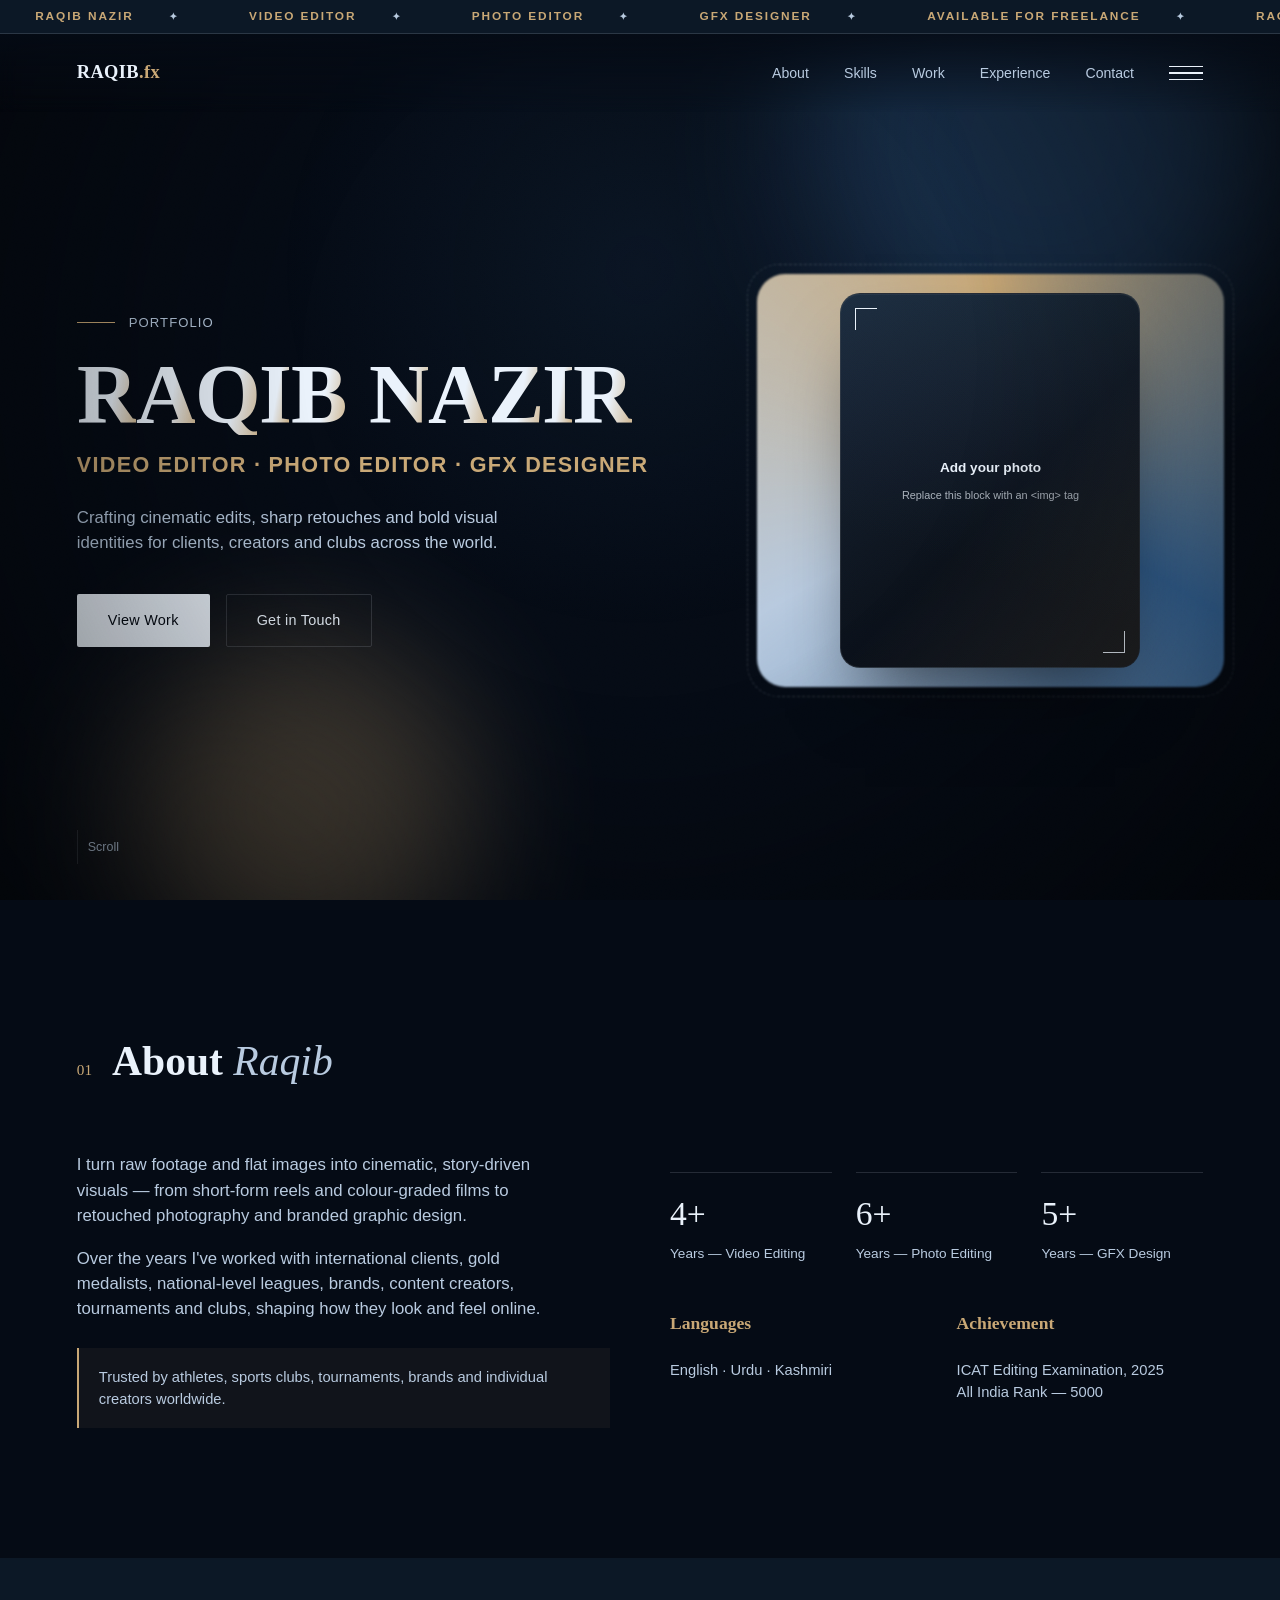
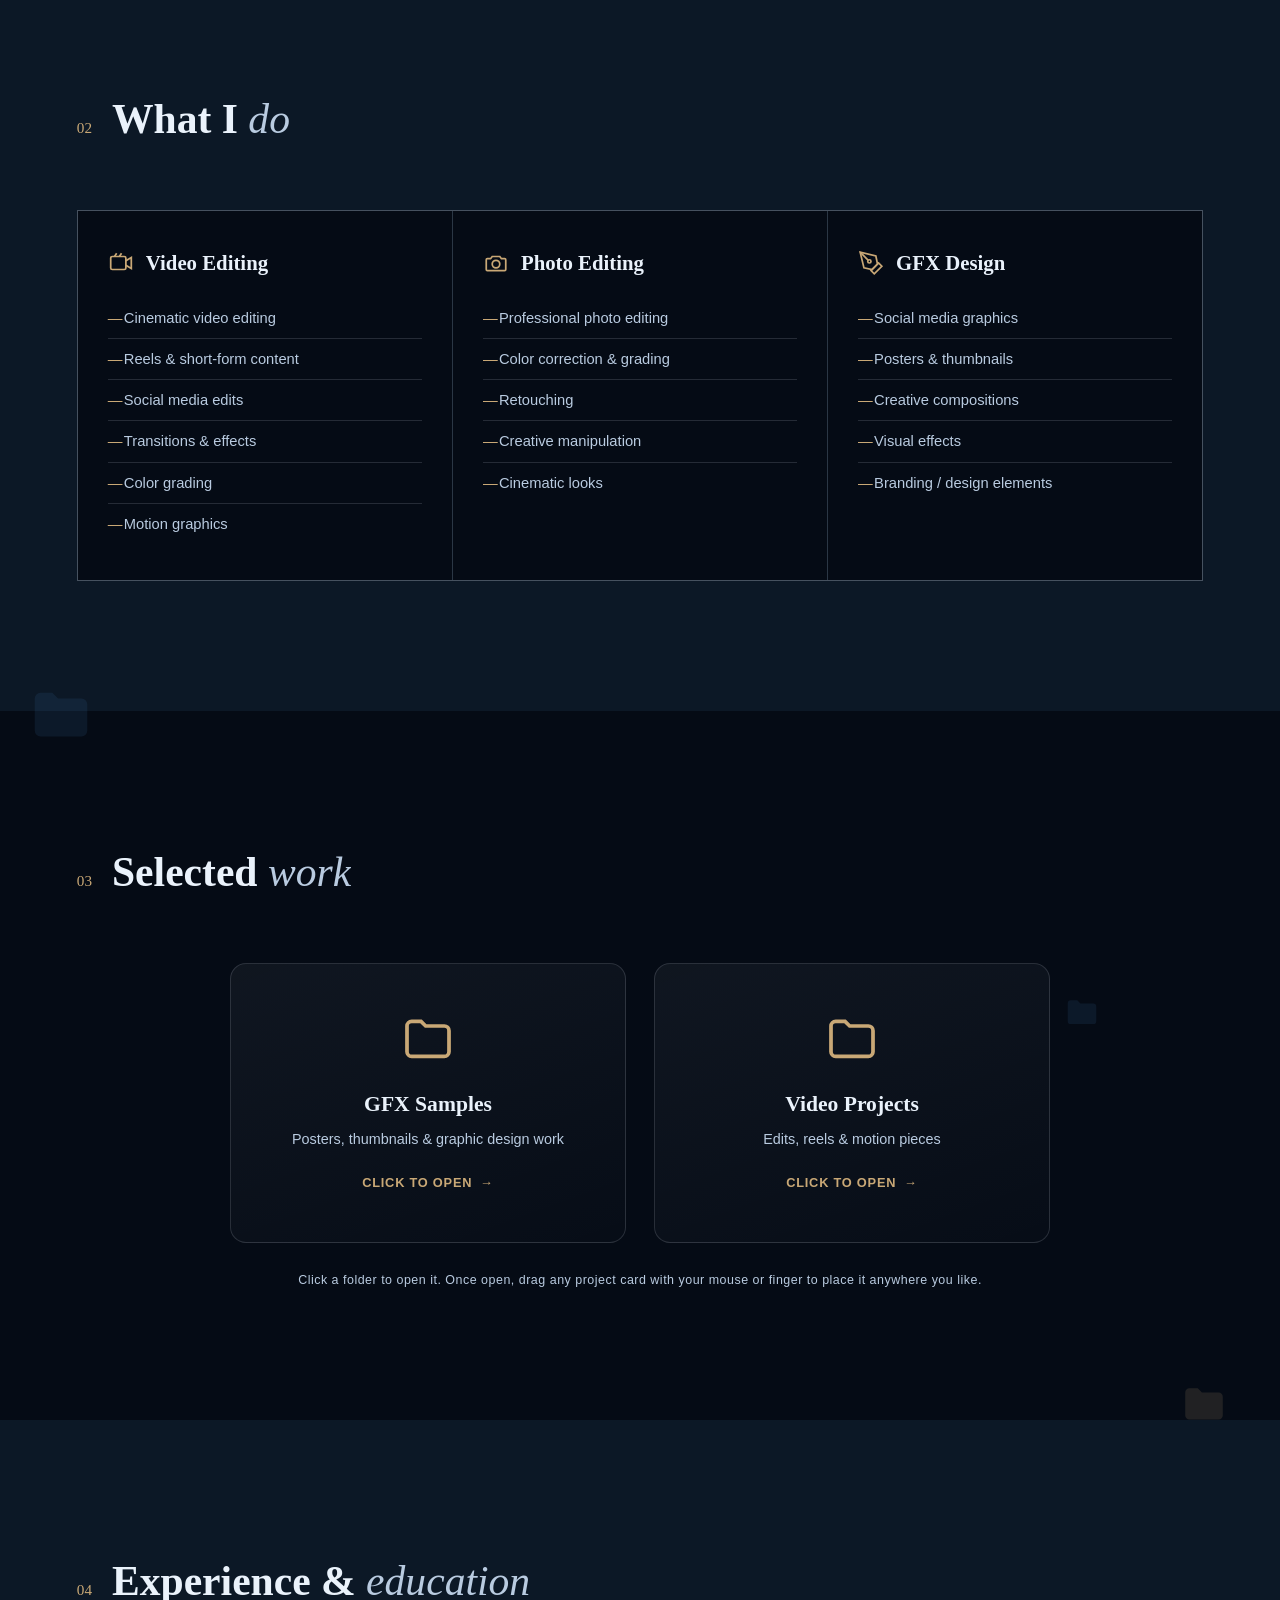
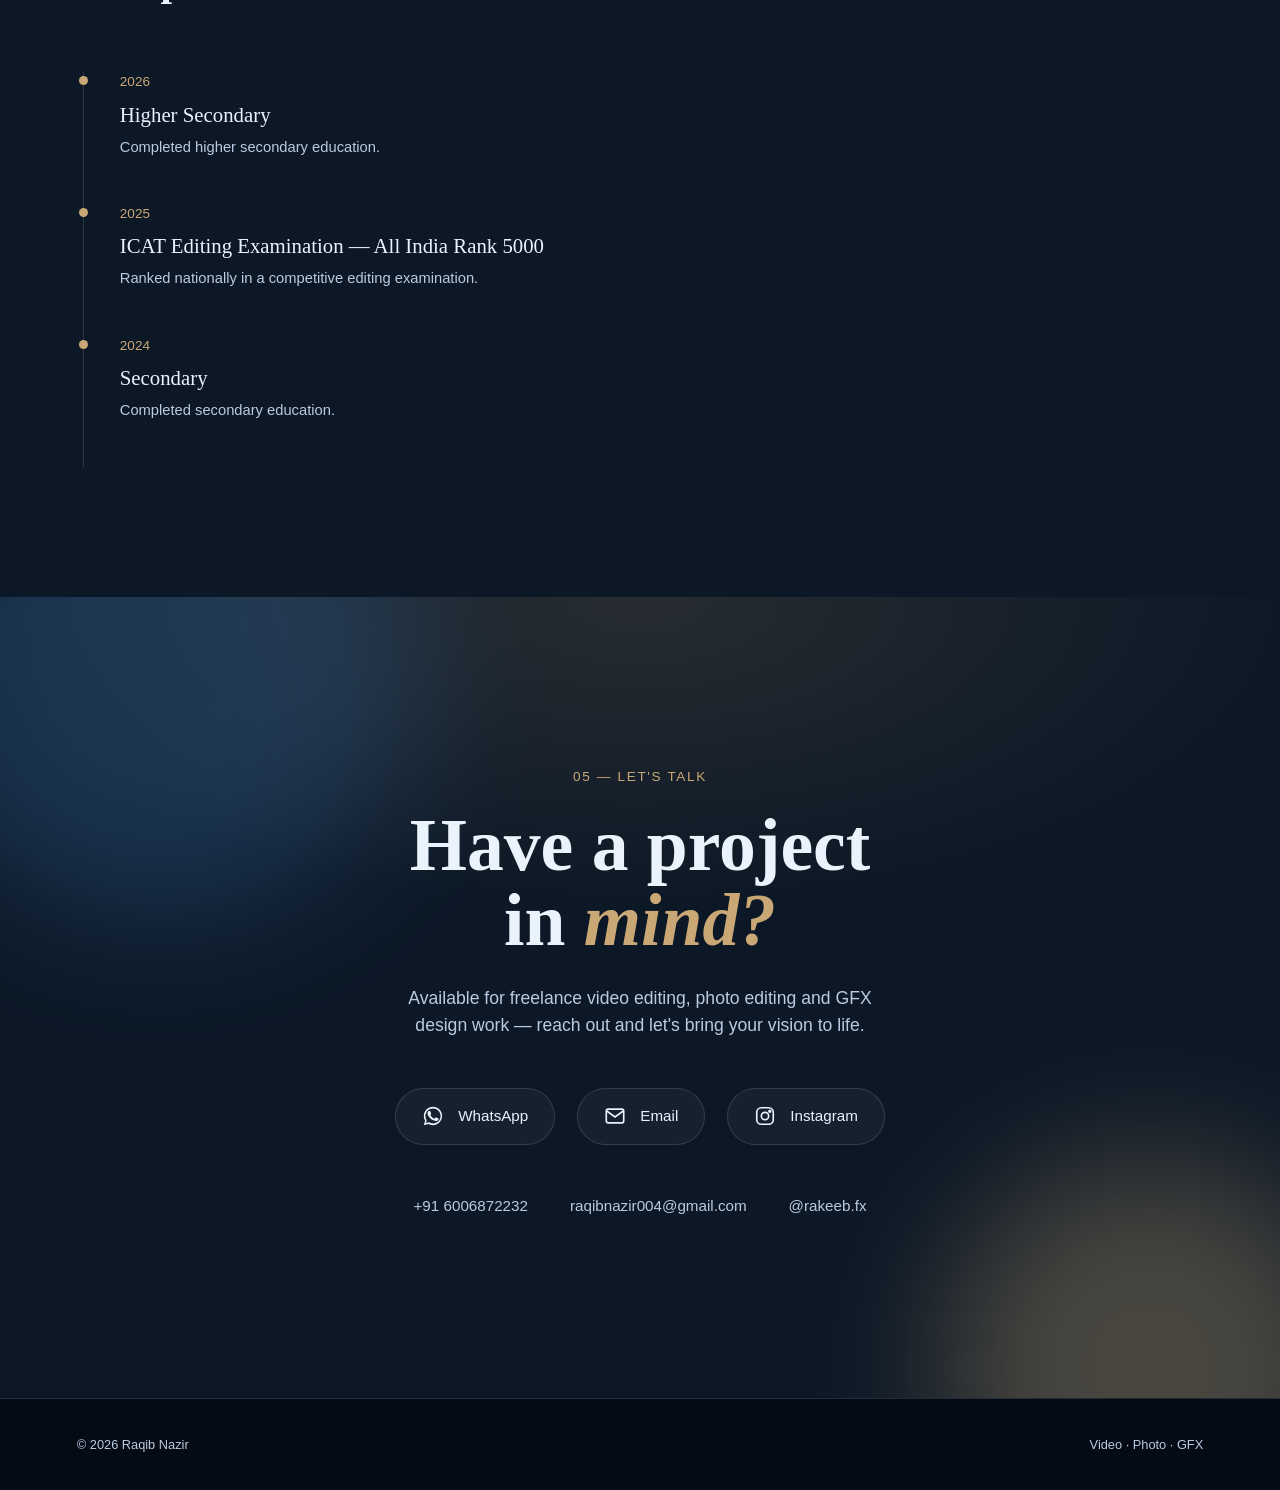
<file: Index.html>
<!DOCTYPE html>
<html lang="en">
<head>
<meta charset="UTF-8">
<meta name="viewport" content="width=device-width, initial-scale=1.0">
<title>Raqib Nazir — Video Editor · Photo Editor · GFX Designer</title>
<style>
  :root{
    --prussian:#0B2545;
    --sailor:#3A6EA5;
    --alice:#EAF2FB;
    --alice-dim:#B9CBE0;
    --gold:#C9A876;
    --gold-dim:#8f7a53;
    --ink:#050B15;
    --ink-2:#0C1826;
    --line:rgba(234,242,251,0.14);
    --serif:'Fraunces', Georgia, serif;
    --sans:'Inter', -apple-system, sans-serif;
  }
  @font-face{font-family:'Fraunces';src:local('Georgia');}
  *{box-sizing:border-box; margin:0; padding:0;}
  html{scroll-behavior:smooth;}
  body{
    background:var(--ink);
    color:var(--alice);
    font-family:var(--sans);
    overflow-x:hidden;
    line-height:1.5;
  }
  ::selection{background:var(--gold); color:var(--ink);}

  .grain{
    position:fixed; inset:0; pointer-events:none; z-index:40;
    background-image:url("data:image/svg+xml,%3Csvg xmlns='http://www.w3.org/2000/svg' width='120' height='120'%3E%3Cfilter id='n'%3E%3CfeTurbulence type='fractalNoise' baseFrequency='0.9' numOctaves='2' stitchTiles='stitch'/%3E%3C/filter%3E%3Crect width='100%25' height='100%25' filter='url(%23n)' opacity='0.035'/%3E%3C/svg%3E");
    mix-blend-mode:overlay;
  }
  .vignette{
    position:fixed; inset:0; pointer-events:none; z-index:39;
    background:radial-gradient(circle at 50% 40%, transparent 40%, rgba(0,0,0,0.55) 100%);
  }
  .spotlight{
    position:fixed; inset:0; pointer-events:none; z-index:2;
    background:radial-gradient(600px circle at var(--mx,50%) var(--my,30%), rgba(58,110,165,0.10), transparent 60%);
    transition:background .1s;
  }
  .progress{position:fixed; top:0; left:0; height:2px; background:linear-gradient(90deg,var(--sailor),var(--gold)); width:0%; z-index:60; transition:width .1s;}

  .marquee-bar{
    position:fixed; top:0; left:0; right:0; height:34px; z-index:55;
    background:var(--ink-2); border-bottom:1px solid var(--line);
    display:flex; align-items:center; overflow:hidden;
    opacity:0; animation:rise .8s .5s forwards;
  }
  .marquee-track{display:flex; white-space:nowrap; animation:marqueeScroll 24s linear infinite;}
  .marquee-track span{
    padding:0 2.2rem; font-size:0.74rem; letter-spacing:0.16em; text-transform:uppercase;
    color:var(--gold); font-weight:600; flex-shrink:0;
  }
  .marquee-track span::after{content:'✦'; margin-left:2.2rem; color:var(--alice-dim); font-size:0.6rem;}
  @keyframes marqueeScroll{from{transform:translateX(0);} to{transform:translateX(-50%);}}

  /* intro curtain */
  .curtain{position:fixed; inset:0; z-index:80; display:flex; pointer-events:none;}
  .curtain div{flex:1; background:var(--ink);}
  .curtain div:first-child{animation:curtainL .9s .1s cubic-bezier(.77,0,.18,1) forwards;}
  .curtain div:last-child{animation:curtainR .9s .1s cubic-bezier(.77,0,.18,1) forwards;}
  @keyframes curtainL{to{transform:translateX(-100%);}}
  @keyframes curtainR{to{transform:translateX(100%);}}

  nav{
    position:fixed; top:34px; left:0; right:0; z-index:50;
    display:flex; justify-content:space-between; align-items:center;
    padding:22px 6vw;
    backdrop-filter:blur(10px);
    background:linear-gradient(to bottom, rgba(5,11,21,0.85), transparent);
    opacity:0; animation:rise .8s .9s forwards;
  }
  .logo{font-family:var(--serif); font-size:1.15rem; letter-spacing:0.02em; font-weight:600; color:var(--alice);}
  .logo span{color:var(--gold);}
  .nav-right{display:flex; align-items:center; gap:2.2rem;}
  nav ul{list-style:none; display:flex; gap:2.2rem;}
  nav a{color:var(--alice-dim); text-decoration:none; font-size:0.88rem; position:relative; padding-bottom:4px;}
  nav a::after{content:''; position:absolute; left:0; bottom:0; width:0%; height:1px; background:var(--gold); transition:width .35s ease;}
  nav a:hover{color:var(--alice);}
  nav a:hover::after{width:100%;}

  .menu-toggle{
    display:flex; flex-direction:column; justify-content:center; gap:5px;
    width:34px; height:34px; background:none; border:none; cursor:pointer;
    position:relative; z-index:56; padding:0;
  }
  .menu-toggle span{display:block; width:100%; height:1.5px; background:var(--alice); transition:transform .35s ease, opacity .35s ease;}
  .menu-toggle.active span:nth-child(1){transform:translateY(6.5px) rotate(45deg);}
  .menu-toggle.active span:nth-child(2){opacity:0;}
  .menu-toggle.active span:nth-child(3){transform:translateY(-6.5px) rotate(-45deg);}

  .mega-menu{
    position:fixed; top:78px; right:6vw; z-index:56; min-width:200px;
    background:var(--ink-2); border:1px solid var(--line); border-radius:14px; padding:10px;
    display:flex; flex-direction:column;
    opacity:0; transform:translateY(-12px) scale(.95); pointer-events:none;
    transition:opacity .3s ease, transform .3s ease;
    box-shadow:0 30px 60px -20px rgba(0,0,0,.65);
  }
  .mega-menu.open{opacity:1; transform:translateY(0) scale(1); pointer-events:auto;}
  .mega-menu a{
    padding:13px 16px; color:var(--alice-dim); text-decoration:none; font-size:0.9rem;
    border-radius:9px; transition:background .25s ease, color .25s ease, padding-left .25s ease;
  }
  .mega-menu a:hover{background:rgba(201,168,118,0.1); color:var(--alice); padding-left:20px;}

  .blob{position:absolute; border-radius:50%; filter:blur(70px); opacity:0.32; pointer-events:none; z-index:0;}
  @keyframes float1{0%,100%{transform:translate(0,0) scale(1);} 50%{transform:translate(30px,-40px) scale(1.1);}}
  @keyframes float2{0%,100%{transform:translate(0,0) scale(1);} 50%{transform:translate(-40px,30px) scale(1.15);}}
  @keyframes float3{0%,100%{transform:translate(0,0);} 50%{transform:translate(20px,20px);}}

  .hero{
    position:relative; min-height:100vh; display:flex; align-items:center;
    padding:0 6vw; background:var(--ink); overflow:hidden;
  }
  .hero .blob-a{width:480px; height:480px; background:var(--sailor); top:-100px; right:0; animation:float1 12s ease-in-out infinite;}
  .hero .blob-b{width:340px; height:340px; background:var(--gold); bottom:-80px; left:10%; animation:float2 14s ease-in-out infinite;}

  .hero-grid{
    position:relative; z-index:2;
    display:grid; grid-template-columns:1.2fr 0.8fr; gap:5vw; align-items:center; width:100%;
    padding-top:60px;
  }
  .eyebrow-row{display:flex; align-items:center; gap:14px; margin-bottom:22px; opacity:0; animation:rise .9s 1.1s forwards;}
  .eyebrow-line{width:38px; height:1px; background:var(--gold);}
  .eyebrow-row span{font-size:0.82rem; color:var(--alice-dim); letter-spacing:0.08em; text-transform:uppercase;}

  .hero-name{
    font-family:var(--serif); font-weight:700;
    font-size:clamp(2.6rem, 6.6vw, 5.8rem); line-height:0.95; letter-spacing:-0.02em;
    display:flex; flex-wrap:wrap; overflow:hidden;
  }
  .hero-name .letter{
    display:inline-block;
    background:linear-gradient(100deg, var(--alice) 30%, var(--gold) 55%, var(--alice) 80%);
    background-size:220% auto; -webkit-background-clip:text; background-clip:text; color:transparent;
    opacity:0; transform:translateY(110%) rotate(8deg);
    animation:letterIn .9s cubic-bezier(.2,.8,.2,1) forwards, shine 7s linear infinite 2.6s;
  }
  .hero-name .letter-space{width:0.28em; animation:none !important; opacity:1;}
  @keyframes letterIn{to{opacity:1; transform:translateY(0) rotate(0deg);}}
  @keyframes shine{to{background-position:-220% center;}}

  .hero-role{
    font-family:var(--sans); font-size:clamp(1rem,2vw,1.35rem); letter-spacing:0.06em; text-transform:uppercase;
    color:var(--gold); margin-top:14px; font-weight:600;
    opacity:0; animation:rise 1s 1.6s forwards;
  }
  .hero-sub{
    max-width:480px; margin-top:24px; color:var(--alice-dim); font-size:1.05rem;
    opacity:0; animation:rise 1s 1.75s forwards;
  }
  .hero-cta{margin-top:38px; display:flex; gap:16px; flex-wrap:wrap; opacity:0; animation:rise 1s 1.9s forwards;}
  .btn{
    position:relative; overflow:hidden;
    padding:15px 30px; border-radius:2px; font-size:0.9rem; text-decoration:none;
    transition:transform .3s, box-shadow .3s; letter-spacing:0.02em; border:1px solid transparent;
    display:inline-block;
  }
  .btn-solid{background:var(--alice); color:var(--ink);}
  .btn-solid:hover{transform:translateY(-3px); box-shadow:0 14px 30px -8px rgba(201,168,118,0.5);}
  .btn-ghost{border-color:var(--line); color:var(--alice);}
  .btn-ghost:hover{transform:translateY(-3px); border-color:var(--gold); background:rgba(201,168,118,0.1);}
  .btn::before{content:''; position:absolute; top:0; left:-120%; width:60%; height:100%; background:linear-gradient(120deg, transparent, rgba(255,255,255,0.35), transparent); transform:skewX(-20deg);}
  .btn:hover::before{animation:sweep .8s ease;}
  @keyframes sweep{to{left:140%;}}

  /* portrait assembling from fragments */
  .portrait-wrap{
    position:relative; display:flex; align-items:center; justify-content:center;
    opacity:0; animation:portraitIn 1.1s 1.3s cubic-bezier(.2,.7,.2,1) forwards, bob 5s ease-in-out infinite 3s;
  }
  @keyframes portraitIn{0%{opacity:0; transform:scale(.4) rotate(-25deg); filter:blur(14px);} 100%{opacity:1; transform:scale(1) rotate(0deg); filter:blur(0);}}
  @keyframes bob{0%,100%{transform:translateY(0);} 50%{transform:translateY(-14px);}}
  .shard{position:absolute; border-radius:50%; z-index:1; opacity:0;}
  .shard1{width:60px; height:60px; background:var(--sailor); top:-40px; left:-60px; animation:shard1move 1.1s 1.15s cubic-bezier(.2,.8,.2,1) forwards;}
  .shard2{width:40px; height:40px; background:var(--gold); bottom:-20px; right:-50px; animation:shard2move 1.1s 1.25s cubic-bezier(.2,.8,.2,1) forwards;}
  .shard3{width:26px; height:26px; background:var(--alice); top:50%; right:-70px; animation:shard3move 1.1s 1.35s cubic-bezier(.2,.8,.2,1) forwards;}
  @keyframes shard1move{0%{opacity:.9; transform:translate(-120px,-140px) rotate(-60deg) scale(1.6);} 100%{opacity:0; transform:translate(0,0) rotate(0) scale(.3);}}
  @keyframes shard2move{0%{opacity:.9; transform:translate(140px,120px) rotate(80deg) scale(1.6);} 100%{opacity:0; transform:translate(0,0) rotate(0) scale(.3);}}
  @keyframes shard3move{0%{opacity:.9; transform:translate(150px,-40px) rotate(40deg) scale(1.4);} 100%{opacity:0; transform:translate(0,0) rotate(0) scale(.3);}}

  .ring{
    position:absolute; width:110%; height:110%; border-radius:28px;
    background:conic-gradient(from 0deg, var(--gold), var(--sailor), var(--alice-dim), var(--gold));
    animation:spin 8s linear infinite;
    filter:blur(1px);
  }
  .ring::after{content:''; position:absolute; inset:-10px; border-radius:32px; border:1px dashed rgba(234,242,251,0.2);}
  @keyframes spin{to{transform:rotate(360deg);}}
  .portrait{
    position:relative; width:min(300px,68vw); aspect-ratio:4/5; border-radius:20px;
    background:
      linear-gradient(160deg, rgba(234,242,251,0.06), rgba(234,242,251,0.01)),
      linear-gradient(200deg, var(--ink-2), var(--ink) 70%);
    border:1px solid rgba(234,242,251,0.12);
    backdrop-filter:blur(6px);
    display:flex; align-items:center; justify-content:center;
    overflow:hidden; z-index:2;
    box-shadow:0 40px 70px -25px rgba(0,0,0,0.6), inset 0 1px 0 rgba(255,255,255,0.05);
    transition:transform .4s ease;
    animation:breathe 4s ease-in-out infinite, glowPulse 3s ease-in-out infinite;
  }
  @keyframes breathe{0%,100%{transform:scale(1);} 50%{transform:scale(1.02);}}
  @keyframes glowPulse{0%,100%{box-shadow:0 40px 70px -25px rgba(0,0,0,0.6), 0 0 0px rgba(201,168,118,0);} 50%{box-shadow:0 40px 70px -25px rgba(0,0,0,0.6), 0 0 35px rgba(201,168,118,0.35);}}
  .portrait::before{
    content:''; position:absolute; inset:0;
    background:linear-gradient(135deg, rgba(58,110,165,0.16), transparent 55%, rgba(201,168,118,0.14));
    pointer-events:none;
  }
  .frame-corner{position:absolute; width:22px; height:22px; z-index:3; border-color:var(--gold);}
  .fc-tl{top:14px; left:14px; border-top:1.5px solid; border-left:1.5px solid;}
  .fc-br{bottom:14px; right:14px; border-bottom:1.5px solid; border-right:1.5px solid;}
  .portrait-wrap:hover .portrait{transform:translateY(-6px);}
  .portrait-wrap:hover .ring{animation-duration:2.5s;}
  .portrait img{width:100%; height:100%; object-fit:cover; display:block; transition:transform .5s ease;}
  .portrait-wrap:hover .portrait img{transform:scale(1.06);}
  .portrait-label{color:var(--alice); font-size:0.85rem; text-align:center; z-index:2; padding:16px; font-weight:600;}
  .portrait-label small{display:block; margin-top:8px; font-size:0.68rem; opacity:0.7; font-weight:400;}

  @keyframes rise{from{opacity:0; transform:translateY(26px);} to{opacity:1; transform:translateY(0);}}

  .scroll-cue{
    position:absolute; bottom:36px; left:6vw; display:flex; align-items:center; gap:10px; z-index:2;
    color:var(--alice-dim); font-size:0.78rem; opacity:0; animation:rise 1s 2.2s forwards;
  }
  .scroll-cue .bar{width:1px; height:34px; background:var(--line); position:relative; overflow:hidden;}
  .scroll-cue .bar::after{content:''; position:absolute; top:-100%; left:0; width:100%; height:100%; background:var(--gold); animation:scrollbar 1.8s infinite;}
  @keyframes scrollbar{50%{top:0;} 100%{top:100%;}}

  section{padding:130px 6vw; position:relative; scroll-margin-top:90px;}
  .section-head{display:flex; align-items:baseline; gap:20px; margin-bottom:60px;}
  .section-num{font-family:var(--serif); font-size:0.95rem; color:var(--gold);}
  .title-mask{overflow:hidden; display:inline-block; position:relative;}
  .section-title{font-family:var(--serif); font-size:clamp(1.8rem,3.4vw,2.6rem); font-weight:600; color:var(--alice); position:relative; display:inline-block; transform:translateY(100%); transition:transform .9s cubic-bezier(.2,.8,.2,1);}
  .section-head.in .section-title{transform:translateY(0);}
  .section-title em{font-style:italic; color:var(--alice-dim); font-weight:400;}
  .curtain-wipe{position:absolute; inset:0; background:var(--gold); transform:scaleX(0); transform-origin:left; z-index:3;}
  .section-head.in .curtain-wipe{animation:wipe 1s cubic-bezier(.6,0,.2,1) forwards;}
  @keyframes wipe{0%{transform:scaleX(0); transform-origin:left;} 45%{transform:scaleX(1); transform-origin:left;} 55%{transform-origin:right;} 100%{transform:scaleX(0); transform-origin:right;}}

  .reveal{opacity:0; transform:translateY(34px); transition:opacity .8s ease, transform .8s ease;}
  .reveal.in{opacity:1; transform:translateY(0);}
  .stagger > *{opacity:0; transform:translateY(24px) scale(.96); transition:opacity .6s ease, transform .6s ease;}
  .stagger.in > *{opacity:1; transform:translateY(0) scale(1);}
  .stagger.in > *:nth-child(1){transition-delay:.05s;}
  .stagger.in > *:nth-child(2){transition-delay:.15s;}
  .stagger.in > *:nth-child(3){transition-delay:.25s;}
  .stagger.in > *:nth-child(4){transition-delay:.35s;}
  .stagger.in > *:nth-child(5){transition-delay:.45s;}
  .stagger.in > *:nth-child(6){transition-delay:.55s;}

  .project-grid.stagger > *{opacity:0; transition:opacity .8s ease, transform .8s ease;}
  .project-grid.stagger.in > *{opacity:1; transform:translate(0,0) rotate(0deg) scale(1) !important;}
  .project-grid.stagger > *:nth-child(1){transform:translate(-90px,-50px) rotate(-8deg) scale(.85);}
  .project-grid.stagger > *:nth-child(2){transform:translate(0,-110px) rotate(6deg) scale(.85);}
  .project-grid.stagger > *:nth-child(3){transform:translate(90px,-50px) rotate(-6deg) scale(.85);}
  .project-grid.stagger > *:nth-child(4){transform:translate(-90px,60px) rotate(7deg) scale(.85);}
  .project-grid.stagger > *:nth-child(5){transform:translate(0,110px) rotate(-5deg) scale(.85);}
  .project-grid.stagger > *:nth-child(6){transform:translate(90px,60px) rotate(8deg) scale(.85);}
  .project-grid.stagger.in > *:nth-child(1){transition-delay:.05s;}
  .project-grid.stagger.in > *:nth-child(2){transition-delay:.18s;}
  .project-grid.stagger.in > *:nth-child(3){transition-delay:.31s;}
  .project-grid.stagger.in > *:nth-child(4){transition-delay:.44s;}
  .project-grid.stagger.in > *:nth-child(5){transition-delay:.57s;}
  .project-grid.stagger.in > *:nth-child(6){transition-delay:.7s;}

  .about-grid{display:grid; grid-template-columns:1fr 1fr; gap:60px;}
  .about-text p{color:var(--alice-dim); font-size:1.05rem; margin-bottom:18px; max-width:52ch;}
  .stat-row{display:grid; grid-template-columns:repeat(3,1fr); gap:24px; margin-top:20px;}
  .stat{border-top:1px solid var(--line); padding-top:16px; transition:border-color .3s;}
  .stat:hover{border-color:var(--gold);}
  .stat .num{font-family:var(--serif); font-size:2.1rem; color:var(--alice);}
  .stat .lbl{color:var(--alice-dim); font-size:0.85rem; margin-top:4px;}
  .clients-note{margin-top:26px; padding:18px 20px; border-left:2px solid var(--gold); background:rgba(201,168,118,0.06); color:var(--alice-dim); font-size:0.92rem; transition:background .3s;}
  .clients-note:hover{background:rgba(201,168,118,0.13);}

  .skill-cols{display:grid; grid-template-columns:repeat(3,1fr); gap:1px; background:var(--line); border:1px solid var(--line);}
  .skill-col{background:var(--ink); padding:36px 30px; transition:background .35s, transform .35s;}
  .skill-col:hover{background:var(--ink-2); transform:translateY(-6px);}
  .skill-col h3{font-family:var(--serif); font-size:1.3rem; margin-bottom:20px; color:var(--alice); display:flex; align-items:center; gap:12px;}
  .skill-col h3 svg{width:26px; height:26px; color:var(--gold); flex-shrink:0;}
  .skill-col ul{list-style:none;}
  .skill-col li{color:var(--alice-dim); font-size:0.92rem; padding:9px 0; border-top:1px solid var(--line); position:relative; padding-left:16px; transition:color .25s, padding-left .25s;}
  .skill-col li:first-child{border-top:none;}
  .skill-col li::before{content:'—'; position:absolute; left:0; color:var(--gold);}
  .skill-col li:hover{color:var(--alice); padding-left:22px;}

  /* folder cards — click to open a section's projects */
  .folder-grid{
    display:grid; grid-template-columns:repeat(2,1fr); gap:28px; max-width:820px; margin:0 auto;
    position:relative;
  }
  .folder-card{
    position:relative; overflow:hidden; cursor:pointer; text-align:center;
    padding:48px 30px; border:1px solid var(--line); border-radius:16px;
    background:linear-gradient(160deg, rgba(234,242,251,0.05), rgba(234,242,251,0.01));
    transition:transform .4s ease, border-color .35s ease, box-shadow .4s ease;
  }
  .folder-card:hover{transform:translateY(-8px); border-color:var(--gold); box-shadow:0 30px 60px -22px rgba(201,168,118,0.4);}
  .folder-card.open{border-color:var(--gold); background:rgba(201,168,118,0.06);}
  .folder-icon{width:56px; height:56px; margin:0 auto 20px; color:var(--gold); animation:folderBob 4.5s ease-in-out infinite;}
  .folder-icon svg{width:100%; height:100%;}
  @keyframes folderBob{0%,100%{transform:translateY(0) rotate(0deg);} 50%{transform:translateY(-6px) rotate(-3deg);}}
  .folder-card h3{font-family:var(--serif); font-size:1.35rem; color:var(--alice); margin-bottom:8px;}
  .folder-card p{color:var(--alice-dim); font-size:0.9rem; margin-bottom:20px;}
  .folder-cta{
    display:inline-flex; align-items:center; gap:8px; font-size:0.8rem; letter-spacing:0.06em;
    text-transform:uppercase; color:var(--gold); font-weight:600;
  }
  .folder-cta .arrow{transition:transform .35s ease;}
  .folder-card.open .folder-cta .arrow{transform:rotate(90deg);}
  .folder-card:hover .folder-cta .arrow{transform:translateX(4px);}

  /* decorative ambient folders floating in the background of the work section */
  .folder-float{position:absolute; opacity:0.14; color:var(--sailor); pointer-events:none; z-index:0;}
  .folder-float svg{width:100%; height:100%;}
  .ff1{width:70px; height:70px; top:-30px; left:2%; animation:float1 11s ease-in-out infinite;}
  .ff2{width:50px; height:50px; bottom:-10px; right:4%; color:var(--gold); animation:float2 13s ease-in-out infinite;}
  .ff3{width:38px; height:38px; top:40%; right:14%; animation:float3 9s ease-in-out infinite;}

  .folder-panel{
    max-height:0; overflow:hidden; opacity:0; margin-top:0;
    transition:max-height .6s cubic-bezier(.2,.8,.2,1), opacity .5s ease, margin-top .5s ease;
  }
  .folder-panel.open{max-height:1600px; opacity:1; margin-top:48px;}
  .panel-head{display:flex; align-items:center; justify-content:space-between; margin-bottom:28px; max-width:900px; margin-left:auto; margin-right:auto;}
  .panel-head h4{font-family:var(--serif); font-size:1.4rem; color:var(--alice); font-weight:600;}
  .panel-close{
    background:none; border:1px solid var(--line); color:var(--alice-dim); border-radius:50px;
    padding:8px 18px; font-size:0.8rem; cursor:pointer; transition:border-color .3s, color .3s;
  }
  .panel-close:hover{border-color:var(--gold); color:var(--alice);}

  .ratio-grid{
    display:flex; flex-wrap:wrap; justify-content:center; gap:24px; max-width:900px; margin:0 auto;
    perspective:1200px;
  }
  .ratio-card{aspect-ratio:var(--ratio, 9/16); flex:0 1 200px; max-width:240px;}

  .project-grid{
    display:grid; grid-template-columns:repeat(3,1fr); gap:24px; max-width:900px; margin:0 auto;
    perspective:1200px;
  }
  .project-card{
    aspect-ratio:9/16; max-width:220px; margin:0 auto; width:100%; border:1px dashed var(--line); border-radius:10px;
    display:flex; flex-direction:column; align-items:center; justify-content:center; gap:10px;
    color:var(--alice-dim); font-size:0.85rem; position:relative; overflow:hidden;
    cursor:grab; user-select:none; -webkit-user-select:none; touch-action:none;
    will-change:transform; transform:translateZ(0);
    transition:border-color .3s, background .3s, box-shadow .35s, filter .35s;
  }
  .project-card::before{
    content:''; position:absolute; inset:-60%; pointer-events:none;
    background:conic-gradient(from 0deg, transparent 0 68%, rgba(201,168,118,.22) 74%, transparent 82%);
    animation:projectSweep 5s linear infinite;
  }
  .project-card::after{
    content:''; position:absolute; inset:0; pointer-events:none;
    background:linear-gradient(135deg, rgba(234,242,251,.08), transparent 42%, rgba(201,168,118,.08));
    opacity:0; transition:opacity .35s;
  }
  .project-card:hover{
    border-color:var(--gold); background:rgba(201,168,118,0.08);
    box-shadow:0 24px 50px -18px rgba(201,168,118,0.45), 0 0 28px rgba(58,110,165,.16);
    filter:saturate(1.12); transform:translateY(-7px) rotateX(2deg) !important;
  }
  .project-card:active{cursor:grabbing;}
  .project-card.dragging{
    z-index:30 !important; cursor:grabbing; transition:none !important;
    box-shadow:0 35px 70px -18px rgba(0,0,0,.75), 0 0 35px rgba(201,168,118,.28);
    filter:saturate(1.18) brightness(1.06);
  }
  .project-card video, .project-card img{width:100%; height:100%; object-fit:cover; display:block;}
  .plus{font-size:1.8rem; color:var(--gold); font-family:var(--serif); transition:transform .35s, opacity .35s;}
  .project-card:hover .plus{transform:rotate(90deg) scale(1.15);}
  .project-card:hover::after{opacity:1;}
  @keyframes projectSweep{to{transform:rotate(360deg);}}
  @keyframes projectGlow{
    0%,100%{box-shadow:0 0 0 rgba(201,168,118,0);}
    50%{box-shadow:0 0 24px rgba(201,168,118,.16);}
  }
  .project-card.project-animated{animation:projectGlow 3.5s ease-in-out infinite;}
  .project-card.project-animated:nth-child(2){animation-delay:.35s;}
  .project-card.project-animated:nth-child(3){animation-delay:.7s;}
  .project-card.project-animated:nth-child(4){animation-delay:1.05s;}
  .project-card.project-animated:nth-child(5){animation-delay:1.4s;}
  .project-card.project-animated:nth-child(6){animation-delay:1.75s;}
  .drag-hint{
    text-align:center; margin:28px auto 0; color:var(--alice-dim); font-size:.78rem; opacity:.65;
    letter-spacing:.04em;
  }

  .timeline{border-left:1px solid var(--line); margin-left:6px;}
  .t-item{position:relative; padding:0 0 46px 36px;}
  .t-item::before{content:''; position:absolute; left:-5px; top:4px; width:9px; height:9px; border-radius:50%; background:var(--gold); box-shadow:0 0 0 0 rgba(201,168,118,0.6); animation:tpulse 2.4s infinite;}
  @keyframes tpulse{0%{box-shadow:0 0 0 0 rgba(201,168,118,0.5);} 70%{box-shadow:0 0 0 10px rgba(201,168,118,0);} 100%{box-shadow:0 0 0 0 rgba(201,168,118,0);}}
  .t-year{color:var(--gold); font-size:0.85rem; margin-bottom:6px;}
  .t-title{font-family:var(--serif); font-size:1.3rem; color:var(--alice); margin-bottom:6px;}
  .t-desc{color:var(--alice-dim); font-size:0.92rem; max-width:60ch;}

  .info-row{display:grid; grid-template-columns:repeat(3,1fr); gap:40px;}
  .info-block h4{font-family:var(--serif); font-size:1.1rem; margin-bottom:16px; color:var(--gold);}
  .info-block p, .info-block li{color:var(--alice-dim); font-size:0.92rem; list-style:none; padding:6px 0;}

  .contact-section{
    position:relative; padding:170px 6vw; overflow:hidden;
    background:radial-gradient(ellipse 80% 60% at 50% 0%, rgba(201,168,118,0.14), transparent 65%), var(--ink-2);
  }
  .contact-section .blob-c{width:520px; height:520px; background:var(--sailor); top:-200px; left:-100px; animation:float3 10s ease-in-out infinite;}
  .contact-section .blob-d{width:420px; height:420px; background:var(--gold); bottom:-180px; right:-80px; animation:float1 13s ease-in-out infinite;}
  .contact-wrap{position:relative; z-index:2; text-align:center; max-width:800px; margin:0 auto;}
  .contact-eyebrow{color:var(--gold); letter-spacing:0.12em; text-transform:uppercase; font-size:0.85rem; margin-bottom:20px; opacity:0;}
  .contact-title{font-family:var(--serif); font-size:clamp(2.6rem,7vw,4.6rem); line-height:1.03; margin-bottom:26px; opacity:0;}
  .contact-title em{color:var(--gold); font-style:italic;}
  .contact-desc{color:var(--alice-dim); font-size:1.1rem; max-width:52ch; margin:0 auto; opacity:0;}
  .contact-cta{margin-top:50px; opacity:0; display:flex; justify-content:center; gap:22px; flex-wrap:wrap;}
  .icon-btn{
    display:flex; align-items:center; gap:14px;
    padding:16px 26px; border-radius:50px; text-decoration:none;
    background:rgba(234,242,251,0.04); border:1px solid var(--line);
    color:var(--alice); font-size:0.95rem; font-weight:500;
    transition:transform .35s, border-color .35s, background .35s, box-shadow .35s;
    position:relative; overflow:hidden;
  }
  .icon-btn svg{width:22px; height:22px; flex-shrink:0; position:relative; z-index:2;}
  .icon-btn span{position:relative; z-index:2;}
  .icon-btn::before{content:''; position:absolute; inset:0; border-radius:50px; opacity:0; background:linear-gradient(100deg,var(--sailor),var(--gold)); transition:opacity .35s;}
  .icon-btn:hover{transform:translateY(-5px); border-color:transparent; box-shadow:0 18px 34px -14px rgba(201,168,118,0.5);}
  .icon-btn:hover::before{opacity:1;}
  .icon-btn.whatsapp{animation:btnpop 2.6s ease-in-out infinite;}
  @keyframes btnpop{0%,100%{box-shadow:0 0 0 0 rgba(201,168,118,0.35);} 50%{box-shadow:0 0 0 10px rgba(201,168,118,0);}}
  .contact-links{display:flex; justify-content:center; gap:34px; flex-wrap:wrap; margin-top:40px; opacity:0;}
  .contact-links a{color:var(--alice-dim); text-decoration:none; font-size:0.95rem; padding:10px 4px; position:relative;}
  .contact-links a::after{content:''; position:absolute; left:0; bottom:0; width:0%; height:1px; background:var(--gold); transition:width .35s ease;}
  .contact-links a:hover{color:var(--alice);}
  .contact-links a:hover::after{width:100%;}
  .contact-wrap .fade-in{animation:rise 1s forwards;}
  .contact-eyebrow.fade-in{animation-delay:.05s;}
  .contact-title.fade-in{animation-delay:.15s;}
  .contact-desc.fade-in{animation-delay:.3s;}
  .contact-cta.fade-in{animation-delay:.45s;}
  .contact-links.fade-in{animation-delay:.6s;}

  footer{padding:36px 6vw; border-top:1px solid var(--line); display:flex; justify-content:space-between; color:var(--alice-dim); font-size:0.8rem;}

  @media(max-width:860px){
    .hero-grid, .about-grid{grid-template-columns:1fr;}
    .portrait-wrap{order:-1; margin:0 auto 20px;}
    .skill-cols, .project-grid, .info-row, .folder-grid{grid-template-columns:1fr;}
    nav ul{display:none;}
    nav{top:34px; padding:18px 6vw;}
    section{padding:90px 6vw;}
    .contact-section{padding:110px 6vw;}
    .ratio-card{flex:0 1 42vw;}
  }
  @media (prefers-reduced-motion: reduce){
    *{animation:none !important; transition:none !important;}
    .section-title{transform:none;}
  }
</style>
</head>
<body>

<div class="curtain"><div></div><div></div></div>
<div class="progress" id="progress"></div>
<div class="grain"></div>
<div class="vignette"></div>
<div class="spotlight" id="spotlight"></div>

<div class="marquee-bar">
  <div class="marquee-track">
    <span>Raqib Nazir</span><span>Video Editor</span><span>Photo Editor</span><span>GFX Designer</span><span>Available for Freelance</span>
    <span>Raqib Nazir</span><span>Video Editor</span><span>Photo Editor</span><span>GFX Designer</span><span>Available for Freelance</span>
  </div>
</div>

<nav>
  <div class="logo">RAQIB<span>.fx</span></div>
  <div class="nav-right">
    <ul>
      <li><a href="#about">About</a></li>
      <li><a href="#skills">Skills</a></li>
      <li><a href="#work">Work</a></li>
      <li><a href="#experience">Experience</a></li>
      <li><a href="#contact">Contact</a></li>
    </ul>
    <button type="button" class="menu-toggle" id="menuToggle" aria-label="Open menu" aria-expanded="false">
      <span></span><span></span><span></span>
    </button>
  </div>
</nav>

<div class="mega-menu" id="megaMenu">
  <a href="#about">About Me</a>
  <a href="#contact">Contact</a>
  <a href="#gfxFolder" data-open="gfx-panel">GFX Projects</a>
  <a href="#videoFolder" data-open="video-panel">Video Projects</a>
</div>

<section class="hero">
  <div class="blob blob-a" data-depth="30"></div>
  <div class="blob blob-b" data-depth="18"></div>
  <div class="hero-grid">
    <div>
      <div class="eyebrow-row"><div class="eyebrow-line"></div><span>Portfolio</span></div>
      <h1 class="hero-name" id="heroName"></h1>
      <div class="hero-role">Video Editor · Photo Editor · GFX Designer</div>
      <p class="hero-sub">Crafting cinematic edits, sharp retouches and bold visual identities for clients, creators and clubs across the world.</p>
      <div class="hero-cta">
        <a href="#work" class="btn btn-solid">View Work</a>
        <a href="#contact" class="btn btn-ghost">Get in Touch</a>
      </div>
    </div>
    <div class="portrait-wrap">
      <span class="shard shard1"></span>
      <span class="shard shard2"></span>
      <span class="shard shard3"></span>
      <div class="ring"></div>
      <div class="portrait">
        <div class="frame-corner fc-tl"></div>
        <div class="frame-corner fc-br"></div>
        <div class="portrait-label">Add your photo<br><small>Replace this block with an &lt;img&gt; tag</small></div>
      </div>
    </div>
  </div>
  <div class="scroll-cue"><div class="bar"></div><span>Scroll</span></div>
</section>

<section id="about">
  <div class="section-head reveal"><span class="section-num">01</span><div class="title-mask"><h2 class="section-title">About <em>Raqib</em></h2><div class="curtain-wipe"></div></div></div>
  <div class="about-grid">
    <div class="about-text reveal">
      <p>I turn raw footage and flat images into cinematic, story-driven visuals — from short-form reels and colour-graded films to retouched photography and branded graphic design.</p>
      <p>Over the years I've worked with international clients, gold medalists, national-level leagues, brands, content creators, tournaments and clubs, shaping how they look and feel online.</p>
      <div class="clients-note">Trusted by athletes, sports clubs, tournaments, brands and individual creators worldwide.</div>
    </div>
    <div class="reveal">
      <div class="stat-row">
        <div class="stat"><div class="num">4+</div><div class="lbl">Years — Video Editing</div></div>
        <div class="stat"><div class="num">6+</div><div class="lbl">Years — Photo Editing</div></div>
        <div class="stat"><div class="num">5+</div><div class="lbl">Years — GFX Design</div></div>
      </div>
      <div class="info-row" style="margin-top:46px; grid-template-columns:1fr 1fr;">
        <div class="info-block">
          <h4>Languages</h4>
          <p>English · Urdu · Kashmiri</p>
        </div>
        <div class="info-block">
          <h4>Achievement</h4>
          <p>ICAT Editing Examination, 2025<br>All India Rank — 5000</p>
        </div>
      </div>
    </div>
  </div>
</section>

<section id="skills" style="background:var(--ink-2);">
  <div class="section-head reveal"><span class="section-num">02</span><div class="title-mask"><h2 class="section-title">What I <em>do</em></h2><div class="curtain-wipe"></div></div></div>
  <div class="skill-cols stagger">
    <div class="skill-col">
      <h3><svg viewBox="0 0 24 24" fill="none" stroke="currentColor" stroke-width="1.6"><rect x="2.5" y="6" width="14" height="12" rx="1.5"/><path d="M16.5 10l5-3v10l-5-3"/><path d="M6 6l2-3M10.5 6l2-3"/></svg>Video Editing</h3>
      <ul>
        <li>Cinematic video editing</li>
        <li>Reels & short-form content</li>
        <li>Social media edits</li>
        <li>Transitions & effects</li>
        <li>Color grading</li>
        <li>Motion graphics</li>
      </ul>
    </div>
    <div class="skill-col">
      <h3><svg viewBox="0 0 24 24" fill="none" stroke="currentColor" stroke-width="1.6"><path d="M4 8h3l1.5-2h7L17 8h3a1 1 0 011 1v9a1 1 0 01-1 1H4a1 1 0 01-1-1V9a1 1 0 011-1z"/><circle cx="12" cy="13" r="3.5"/></svg>Photo Editing</h3>
      <ul>
        <li>Professional photo editing</li>
        <li>Color correction & grading</li>
        <li>Retouching</li>
        <li>Creative manipulation</li>
        <li>Cinematic looks</li>
      </ul>
    </div>
    <div class="skill-col">
      <h3><svg viewBox="0 0 24 24" fill="none" stroke="currentColor" stroke-width="1.6"><path d="M12 19l7-7 3 3-7 7-3-3z"/><path d="M18 13l-1.5-7.5L2 2l3.5 14.5L13 18l5-5z"/><path d="M2 2l7.5 7.5"/><circle cx="10.5" cy="10.5" r="1.5"/></svg>GFX Design</h3>
      <ul>
        <li>Social media graphics</li>
        <li>Posters & thumbnails</li>
        <li>Creative compositions</li>
        <li>Visual effects</li>
        <li>Branding / design elements</li>
      </ul>
    </div>
  </div>
</section>

<section id="work">
  <div class="section-head reveal"><span class="section-num">03</span><div class="title-mask"><h2 class="section-title">Selected <em>work</em></h2><div class="curtain-wipe"></div></div></div>

  <div class="folder-float ff1" aria-hidden="true"><svg viewBox="0 0 24 24" fill="currentColor"><path d="M3 6a2 2 0 012-2h4l2 2h8a2 2 0 012 2v9a2 2 0 01-2 2H5a2 2 0 01-2-2V6z"/></svg></div>
  <div class="folder-float ff2" aria-hidden="true"><svg viewBox="0 0 24 24" fill="currentColor"><path d="M3 6a2 2 0 012-2h4l2 2h8a2 2 0 012 2v9a2 2 0 01-2 2H5a2 2 0 01-2-2V6z"/></svg></div>
  <div class="folder-float ff3" aria-hidden="true"><svg viewBox="0 0 24 24" fill="currentColor"><path d="M3 6a2 2 0 012-2h4l2 2h8a2 2 0 012 2v9a2 2 0 01-2 2H5a2 2 0 01-2-2V6z"/></svg></div>

  <div class="folder-grid stagger">
    <div class="folder-card" id="gfxFolder" data-target="gfx-panel">
      <div class="folder-icon"><svg viewBox="0 0 24 24" fill="none" stroke="currentColor" stroke-width="1.6"><path d="M3 6a2 2 0 012-2h4l2 2h8a2 2 0 012 2v9a2 2 0 01-2 2H5a2 2 0 01-2-2V6z"/></svg></div>
      <h3>GFX Samples</h3>
      <p>Posters, thumbnails & graphic design work</p>
      <span class="folder-cta"><span class="label">Click to open</span> <span class="arrow">→</span></span>
    </div>
    <div class="folder-card" id="videoFolder" data-target="video-panel">
      <div class="folder-icon"><svg viewBox="0 0 24 24" fill="none" stroke="currentColor" stroke-width="1.6"><path d="M3 6a2 2 0 012-2h4l2 2h8a2 2 0 012 2v9a2 2 0 01-2 2H5a2 2 0 01-2-2V6z"/></svg></div>
      <h3>Video Projects</h3>
      <p>Edits, reels & motion pieces</p>
      <span class="folder-cta"><span class="label">Click to open</span> <span class="arrow">→</span></span>
    </div>
  </div>

  <!-- GFX projects: each card's frame follows the ratio set on --ratio. Swap the placeholder
       for an <img>/<video> and adjust --ratio (e.g. 1/1, 4/5, 16/9, 9/16) to match the file. -->
  <div class="folder-panel" id="gfx-panel">
    <div class="panel-head">
      <h4>GFX Samples</h4>
      <button type="button" class="panel-close" data-close="gfx-panel">Close ✕</button>
    </div>
    <div class="ratio-grid stagger">
      <div class="project-card ratio-card" style="--ratio:1/1"><div class="plus">+</div>Project slot — add later</div>
      <div class="project-card ratio-card" style="--ratio:4/5"><div class="plus">+</div>Project slot — add later</div>
      <div class="project-card ratio-card" style="--ratio:16/9"><div class="plus">+</div>Project slot — add later</div>
      <div class="project-card ratio-card" style="--ratio:9/16"><div class="plus">+</div>Project slot — add later</div>
    </div>
  </div>

  <div class="folder-panel" id="video-panel">
    <div class="panel-head">
      <h4>Video Projects</h4>
      <button type="button" class="panel-close" data-close="video-panel">Close ✕</button>
    </div>
    <div class="ratio-grid stagger">
      <div class="project-card ratio-card" style="--ratio:9/16"><div class="plus">+</div>Project slot — add later</div>
      <div class="project-card ratio-card" style="--ratio:16/9"><div class="plus">+</div>Project slot — add later</div>
      <div class="project-card ratio-card" style="--ratio:9/16"><div class="plus">+</div>Project slot — add later</div>
      <div class="project-card ratio-card" style="--ratio:1/1"><div class="plus">+</div>Project slot — add later</div>
    </div>
  </div>

  <div class="drag-hint reveal">Click a folder to open it. Once open, drag any project card with your mouse or finger to place it anywhere you like.</div>
</section>

<section id="experience" style="background:var(--ink-2);">
  <div class="section-head reveal"><span class="section-num">04</span><div class="title-mask"><h2 class="section-title">Experience & <em>education</em></h2><div class="curtain-wipe"></div></div></div>
  <div class="timeline reveal">
    <div class="t-item">
      <div class="t-year">2026</div>
      <div class="t-title">Higher Secondary</div>
      <div class="t-desc">Completed higher secondary education.</div>
    </div>
    <div class="t-item">
      <div class="t-year">2025</div>
      <div class="t-title">ICAT Editing Examination — All India Rank 5000</div>
      <div class="t-desc">Ranked nationally in a competitive editing examination.</div>
    </div>
    <div class="t-item">
      <div class="t-year">2024</div>
      <div class="t-title">Secondary</div>
      <div class="t-desc">Completed secondary education.</div>
    </div>
  </div>
</section>

<section id="contact" class="contact-section">
  <div class="blob blob-c"></div>
  <div class="blob blob-d"></div>
  <div class="contact-wrap">
    <div class="contact-eyebrow">05 — Let's talk</div>
    <h2 class="contact-title">Have a project<br>in <em>mind?</em></h2>
    <p class="contact-desc">Available for freelance video editing, photo editing and GFX design work — reach out and let's bring your vision to life.</p>
    <div class="contact-cta">
      <a href="https://wa.me/916006872232" target="_blank" class="icon-btn whatsapp">
        <svg viewBox="0 0 24 24" fill="currentColor"><path d="M17.5 14.4c-.3-.1-1.7-.9-2-.9-.3-.1-.5-.1-.7.1-.2.3-.8.9-.9 1.1-.2.2-.3.2-.6.1-.3-.1-1.3-.5-2.4-1.5-.9-.8-1.5-1.8-1.7-2.1-.2-.3 0-.5.1-.6.1-.1.3-.3.4-.5.1-.1.2-.3.3-.4.1-.2 0-.4 0-.5 0-.1-.7-1.6-.9-2.2-.2-.5-.5-.5-.7-.5h-.6c-.2 0-.5.1-.8.4-.3.3-1 1-1 2.4s1.1 2.8 1.2 3c.1.2 2.1 3.2 5.1 4.4.7.3 1.3.5 1.7.6.7.2 1.4.2 1.9.1.6-.1 1.7-.7 2-1.4.2-.7.2-1.2.2-1.4-.1-.1-.3-.2-.6-.3z"/><path d="M12 2C6.5 2 2 6.5 2 12c0 1.9.5 3.6 1.4 5.1L2 22l5-1.3c1.4.8 3.1 1.3 4.9 1.3 5.5 0 10-4.5 10-10S17.5 2 12 2zm0 18.1c-1.6 0-3.1-.4-4.4-1.2l-.3-.2-3 .8.8-2.9-.2-.3C4.2 15 3.7 13.5 3.7 12c0-4.6 3.7-8.3 8.3-8.3s8.3 3.7 8.3 8.3-3.7 8.1-8.3 8.1z"/></svg>
        <span>WhatsApp</span>
      </a>
      <a href="mailto:raqibnazir004@gmail.com" class="icon-btn">
        <svg viewBox="0 0 24 24" fill="none" stroke="currentColor" stroke-width="1.8"><rect x="2.5" y="4.5" width="19" height="15" rx="2"/><path d="M3 6.5l9 6.5 9-6.5"/></svg>
        <span>Email</span>
      </a>
      <a href="https://instagram.com/rakeeb.fx" target="_blank" class="icon-btn">
        <svg viewBox="0 0 24 24" fill="none" stroke="currentColor" stroke-width="1.8"><rect x="3" y="3" width="18" height="18" rx="5"/><circle cx="12" cy="12" r="4"/><circle cx="17.3" cy="6.7" r="1"/></svg>
        <span>Instagram</span>
      </a>
    </div>
    <div class="contact-links">
      <a href="https://wa.me/916006872232" target="_blank">+91 6006872232</a>
      <a href="mailto:raqibnazir004@gmail.com">raqibnazir004@gmail.com</a>
      <a href="https://instagram.com/rakeeb.fx" target="_blank">@rakeeb.fx</a>
    </div>
  </div>
</section>

<footer>
  <span>© <span id="year"></span> Raqib Nazir</span>
  <span>Video · Photo · GFX</span>
</footer>

<script>
  document.getElementById('year').textContent = new Date().getFullYear();

  // split hero name into animated letters
  const name = "RAQIB NAZIR";
  const heroName = document.getElementById('heroName');
  [...name].forEach((ch,i)=>{
    const s = document.createElement('span');
    if(ch === ' '){
      s.className = 'letter letter-space';
    } else {
      s.className = 'letter';
      s.textContent = ch;
      s.style.animationDelay = (1.15 + i*0.08) + 's, ' + (1.15 + i*0.08 + 3) + 's';
    }
    heroName.appendChild(s);
  });

  // scroll reveal
  const revealEls = document.querySelectorAll('.reveal, .stagger, .section-head');
  const obs = new IntersectionObserver((entries)=>{
    entries.forEach(e=>{
      if(e.isIntersecting){
        e.target.classList.add('in');
        if(e.target.classList.contains('project-grid')){
          e.target.querySelectorAll('.project-card').forEach(c=>c.classList.add('project-animated'));
        }
      }
    });
  }, {threshold:0.15});
  revealEls.forEach(el=>obs.observe(el));

  // contact fade-in on view
  const contactEls = document.querySelectorAll('.contact-wrap > *');
  const cObs = new IntersectionObserver((entries)=>{
    entries.forEach(e=>{ if(e.isIntersecting){ e.target.classList.add('fade-in'); } });
  }, {threshold:0.3});
  contactEls.forEach(el=>cObs.observe(el));

  // scroll progress + parallax blobs
  const depthEls = document.querySelectorAll('[data-depth]');
  window.addEventListener('scroll', ()=>{
    const h = document.documentElement;
    const pct = (h.scrollTop) / (h.scrollHeight - h.clientHeight) * 100;
    document.getElementById('progress').style.width = pct + '%';
    depthEls.forEach(el=>{
      const depth = el.dataset.depth;
      el.style.transform = `translateY(${h.scrollTop / depth}px)`;
    });
  });

  // cursor spotlight
  window.addEventListener('mousemove', (e)=>{
    document.documentElement.style.setProperty('--mx', e.clientX + 'px');
    document.documentElement.style.setProperty('--my', e.clientY + 'px');
  });

  // 3D tilt on the portrait following the cursor
  const tiltCard = document.querySelector('.portrait');
  const tiltWrap = document.querySelector('.portrait-wrap');
  if(tiltCard && tiltWrap){
    tiltWrap.addEventListener('mousemove', (e)=>{
      const r = tiltCard.getBoundingClientRect();
      const px = (e.clientX - r.left) / r.width - 0.5;
      const py = (e.clientY - r.top) / r.height - 0.5;
      tiltCard.style.transform = `rotateY(${px*14}deg) rotateX(${-py*14}deg) translateY(-4px)`;
    });
    tiltWrap.addEventListener('mouseleave', ()=>{ tiltCard.style.transform = ''; });
    tiltWrap.style.perspective = '900px';
  }


  // Project cards: manual drag only (mouse + touch). Cards never auto-move.
  const projectCards = document.querySelectorAll('.project-card');
  projectCards.forEach((card)=>{
    let dragging = false, pointerId = null;
    let startX = 0, startY = 0, baseX = 0, baseY = 0;
    let moved = false;

    const getXY = (e) => ({x:e.clientX, y:e.clientY});

    card.addEventListener('pointerdown', (e)=>{
      if(e.button !== undefined && e.pointerType === 'mouse' && e.button !== 0) return;
      dragging = true;
      moved = false;
      pointerId = e.pointerId;
      card.setPointerCapture(pointerId);
      const p = getXY(e);
      startX = p.x; startY = p.y;
      baseX = parseFloat(card.dataset.dragX || '0');
      baseY = parseFloat(card.dataset.dragY || '0');
      card.classList.add('dragging');
      e.preventDefault();
    });

    card.addEventListener('pointermove', (e)=>{
      if(!dragging || e.pointerId !== pointerId) return;
      const p = getXY(e);
      const dx = p.x - startX;
      const dy = p.y - startY;
      if(Math.abs(dx) + Math.abs(dy) > 4) moved = true;

      const x = baseX + dx;
      const y = baseY + dy;
      card.dataset.dragX = x;
      card.dataset.dragY = y;
      card.style.transform = `translate3d(${x}px, ${y}px, 0) rotate(${Math.max(-4, Math.min(4, dx/35))}deg) scale(1.025)`;
      e.preventDefault();
    });

    const endDrag = (e)=>{
      if(!dragging || (e.pointerId !== undefined && e.pointerId !== pointerId)) return;
      dragging = false;
      card.classList.remove('dragging');
      card.style.transform = `translate3d(${card.dataset.dragX || 0}px, ${card.dataset.dragY || 0}px, 0)`;
      pointerId = null;
    };

    card.addEventListener('pointerup', endDrag);
    card.addEventListener('pointercancel', endDrag);
  });

  // folder cards: click to open/close their project panel
  function openFolderPanel(panelId){
    const panel = document.getElementById(panelId);
    const card = document.querySelector(`.folder-card[data-target="${panelId}"]`);
    if(!panel || !card) return;
    const alreadyOpen = panel.classList.contains('open');
    document.querySelectorAll('.folder-panel').forEach(p=>p.classList.remove('open'));
    document.querySelectorAll('.folder-card').forEach(c=>{
      c.classList.remove('open');
      const lbl = c.querySelector('.folder-cta .label');
      if(lbl) lbl.textContent = 'Click to open';
    });
    if(!alreadyOpen){
      panel.classList.add('open');
      card.classList.add('open');
      const lbl = card.querySelector('.folder-cta .label');
      if(lbl) lbl.textContent = 'Close folder';
      panel.querySelectorAll('.project-card').forEach(c=>c.classList.add('project-animated'));
      const grid = panel.querySelector('.ratio-grid');
      if(grid) grid.classList.add('in');
    }
  }
  document.querySelectorAll('.folder-card').forEach(card=>{
    card.addEventListener('click', ()=> openFolderPanel(card.dataset.target));
  });
  document.querySelectorAll('.panel-close').forEach(btn=>{
    btn.addEventListener('click', (e)=>{
      e.stopPropagation();
      document.getElementById(btn.dataset.close).classList.remove('open');
      document.querySelectorAll('.folder-card').forEach(c=>{
        c.classList.remove('open');
        const lbl = c.querySelector('.folder-cta .label');
        if(lbl) lbl.textContent = 'Click to open';
      });
    });
  });

  // hamburger / mega menu toggle
  const menuToggle = document.getElementById('menuToggle');
  const megaMenu = document.getElementById('megaMenu');
  if(menuToggle && megaMenu){
    menuToggle.addEventListener('click', (e)=>{
      e.stopPropagation();
      const isOpen = megaMenu.classList.toggle('open');
      menuToggle.classList.toggle('active', isOpen);
      menuToggle.setAttribute('aria-expanded', isOpen);
    });
    document.addEventListener('click', (e)=>{
      if(!megaMenu.contains(e.target) && !menuToggle.contains(e.target)){
        megaMenu.classList.remove('open');
        menuToggle.classList.remove('active');
        menuToggle.setAttribute('aria-expanded','false');
      }
    });
    megaMenu.querySelectorAll('a').forEach(a=>a.addEventListener('click', ()=>{
      megaMenu.classList.remove('open');
      menuToggle.classList.remove('active');
      menuToggle.setAttribute('aria-expanded','false');
      if(a.dataset.open){
        setTimeout(()=>openFolderPanel(a.dataset.open), 350);
      }
    }));
  }

  // remove curtain from flow after animation
  setTimeout(()=>{ const c = document.querySelector('.curtain'); if(c) c.style.display='none'; }, 1100);
</script>

</body>
</html>
</file>
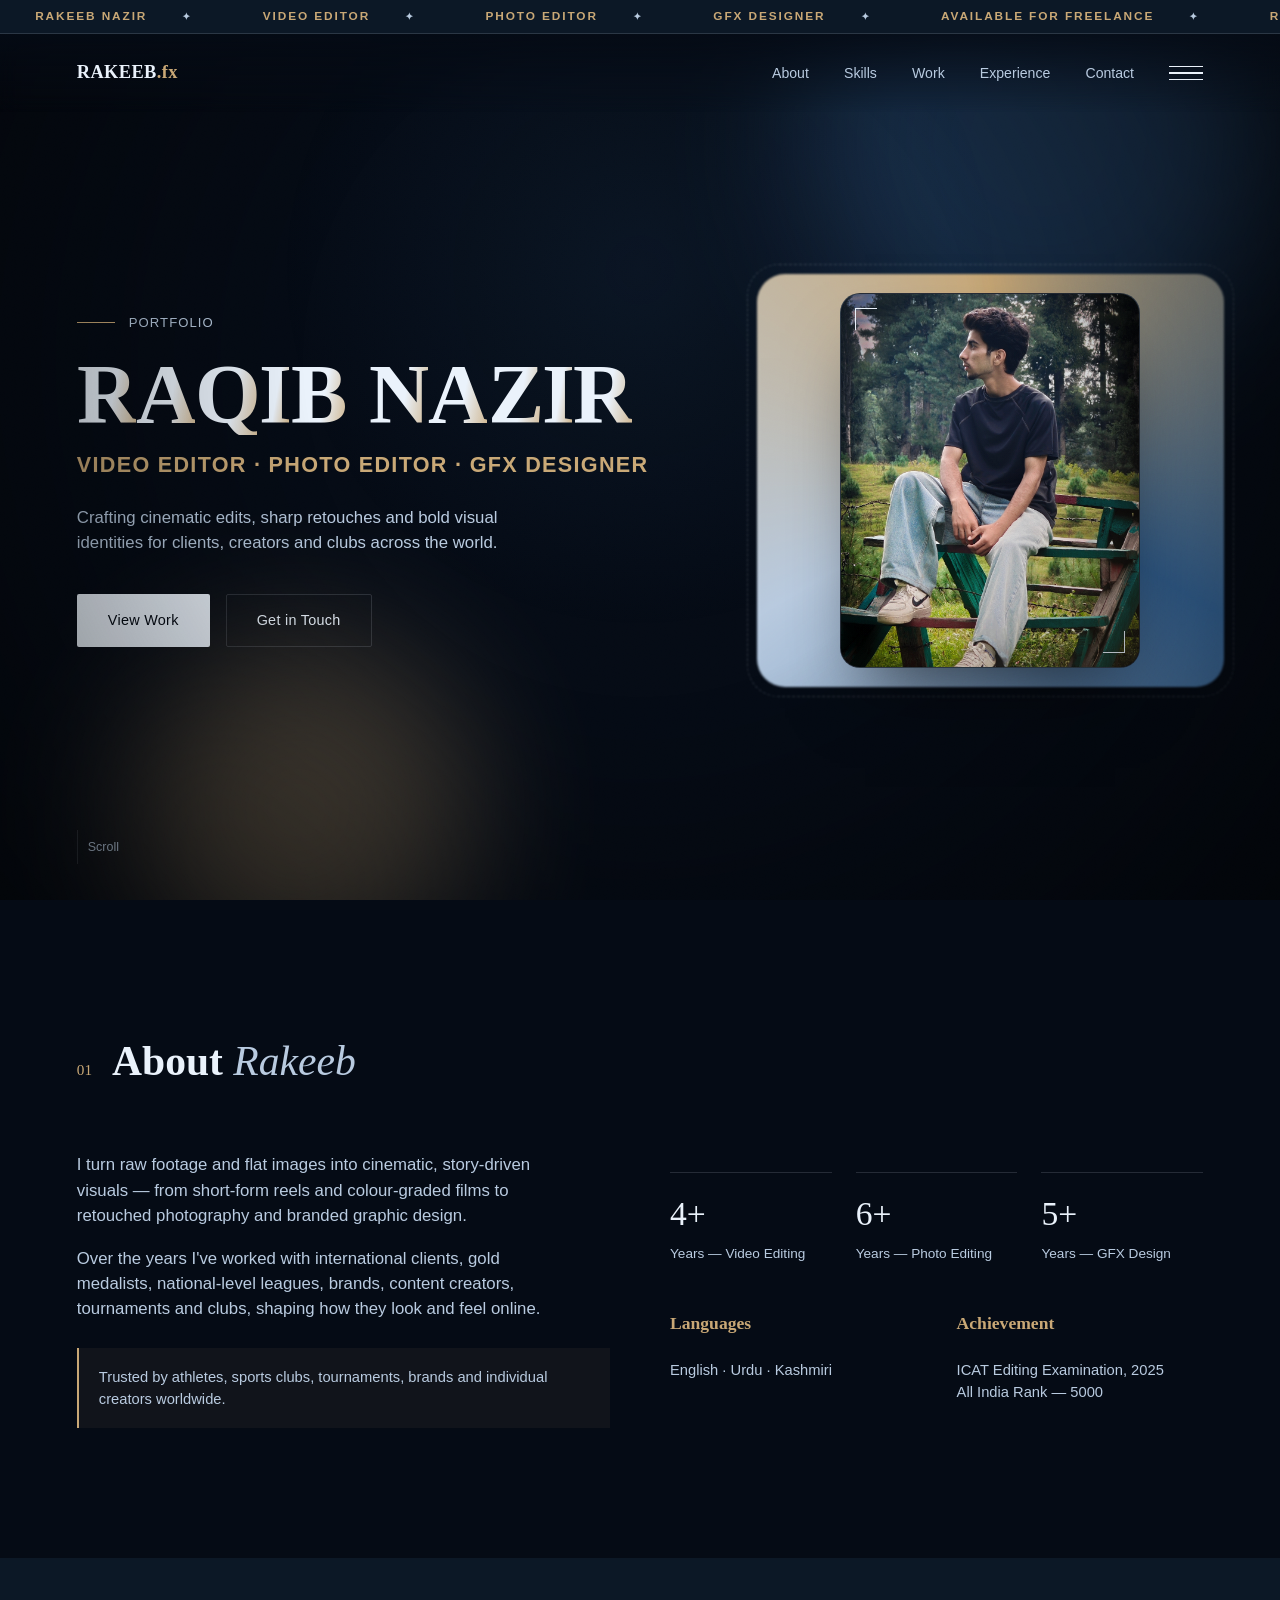
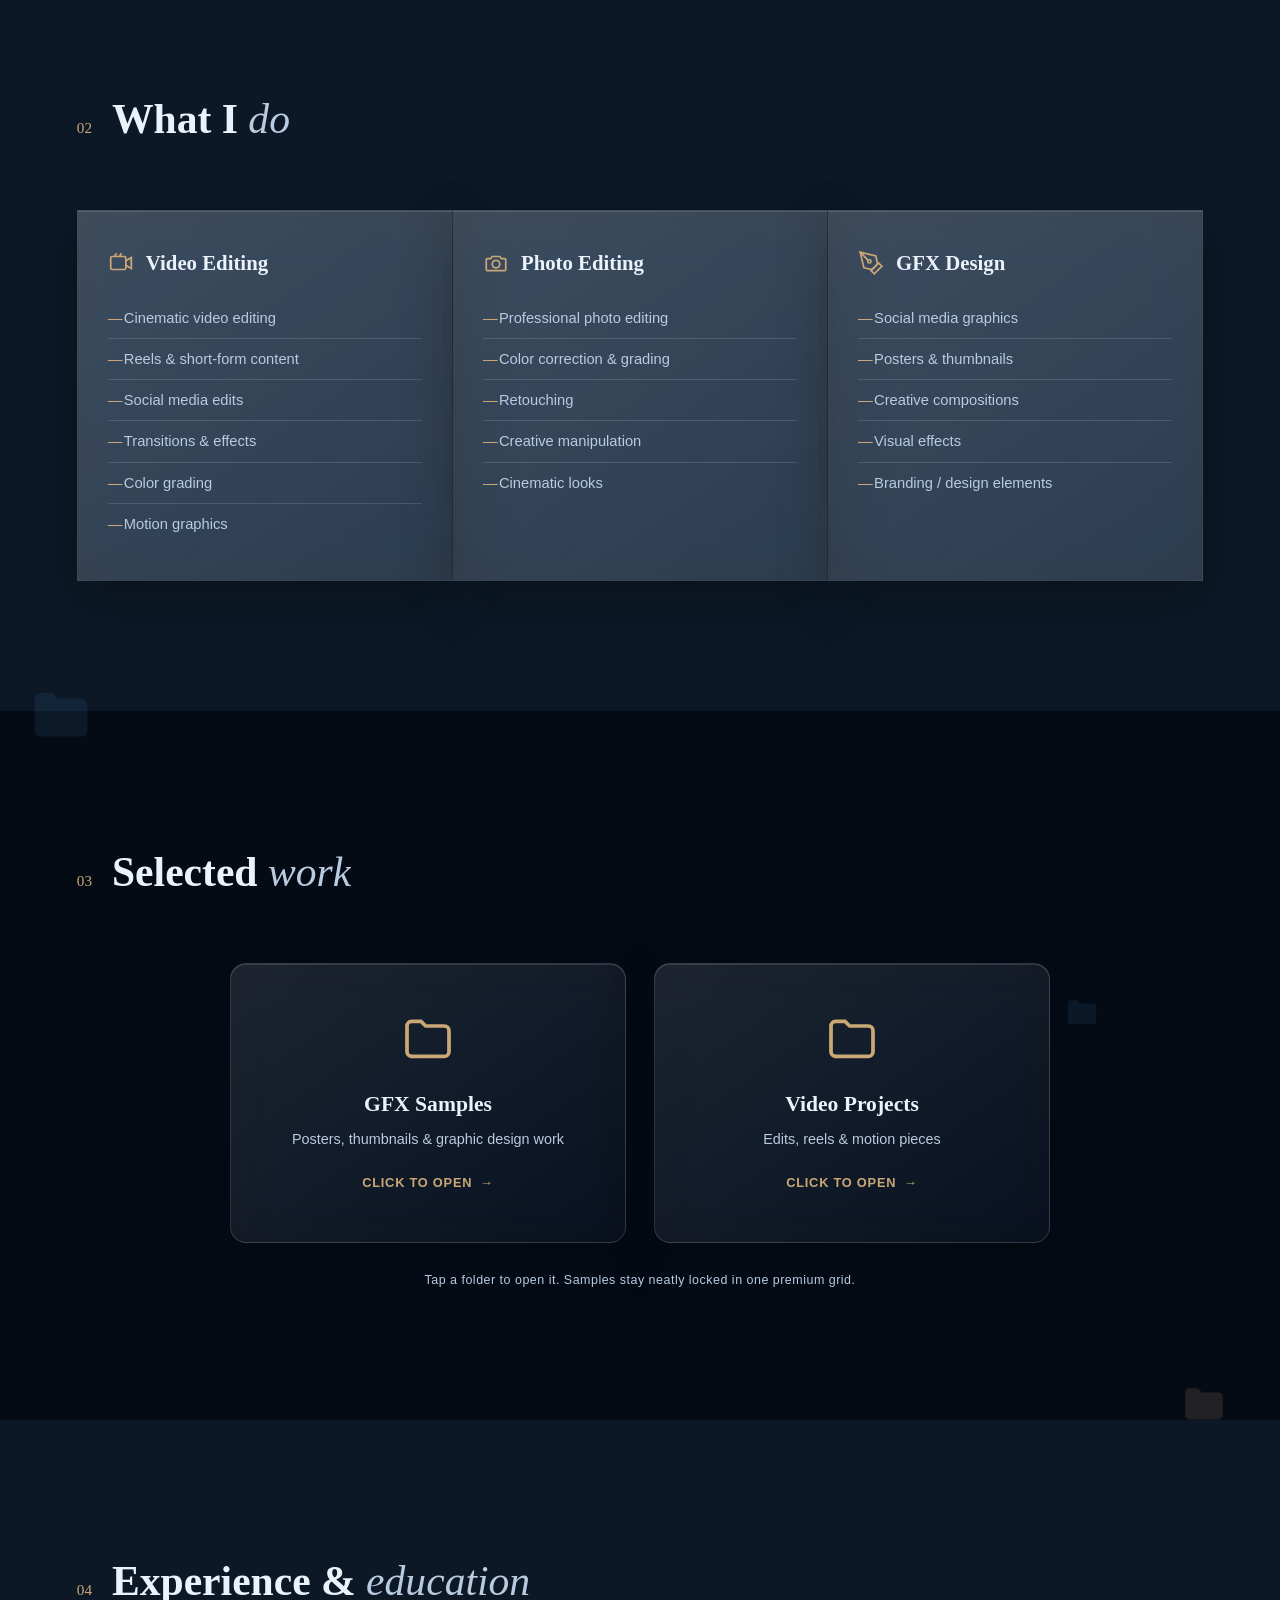
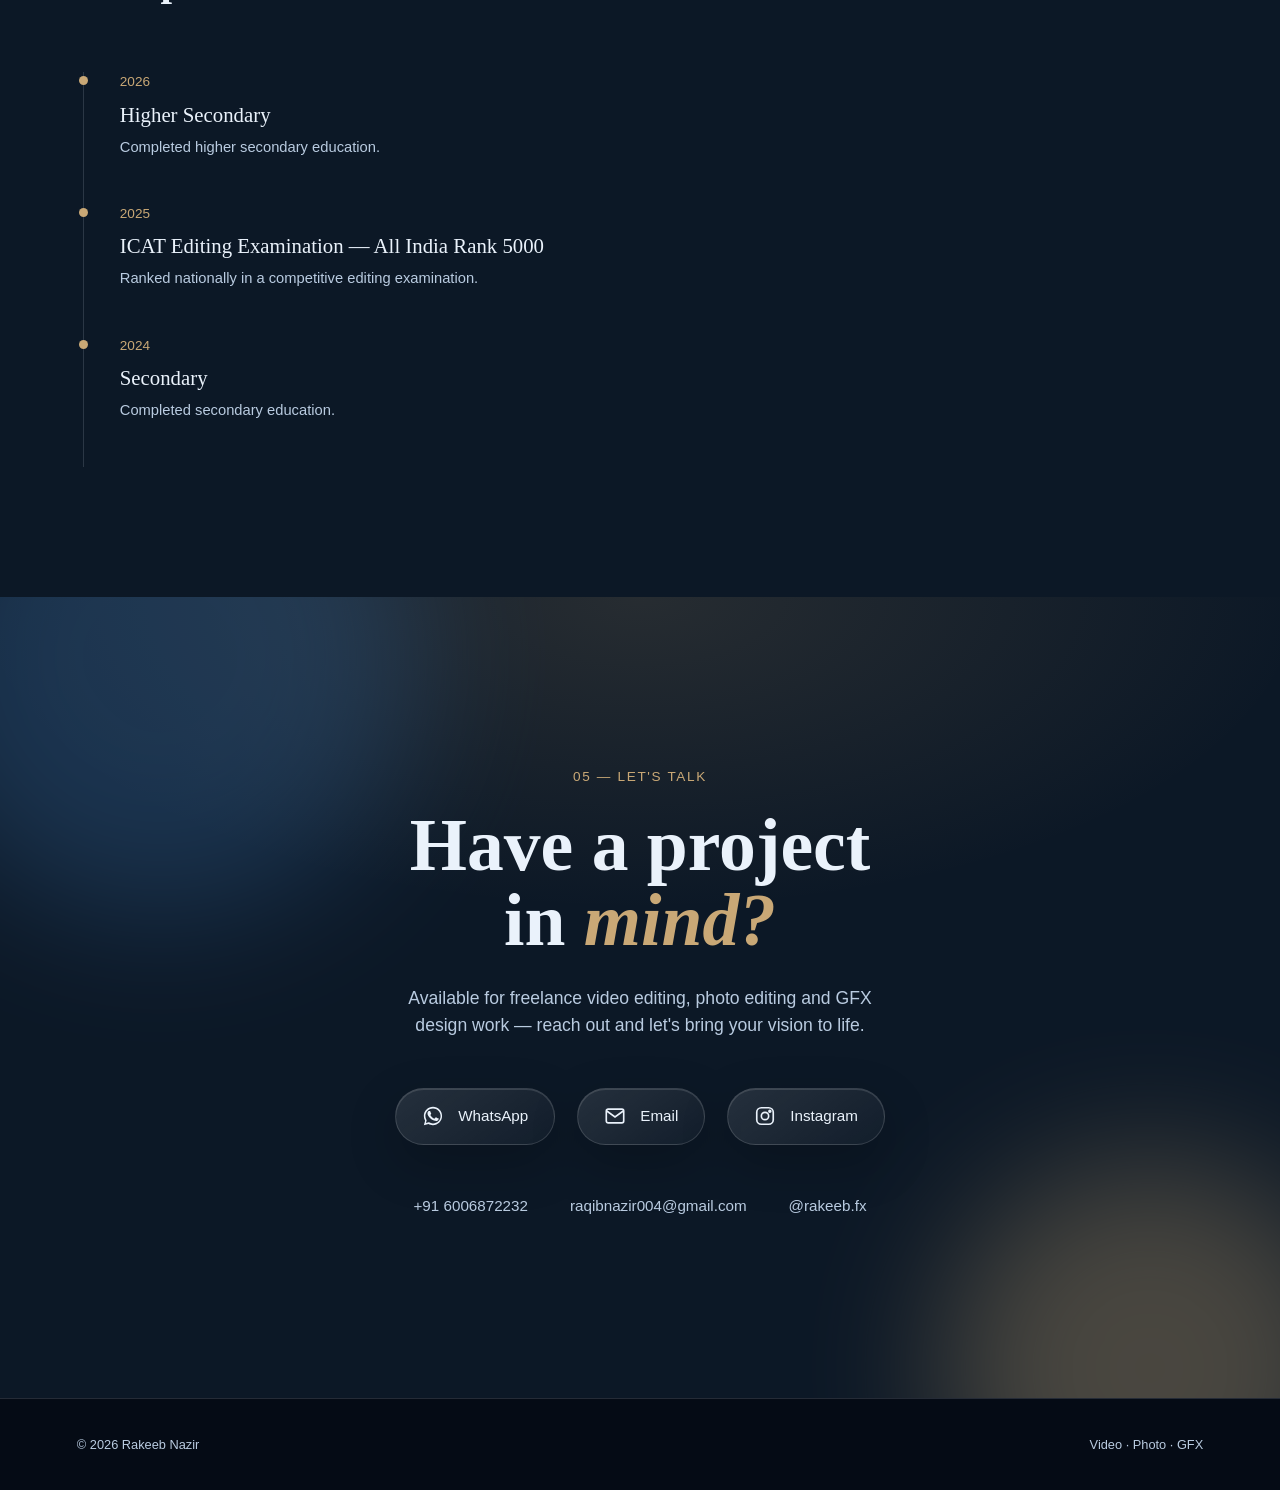
<file: index.html>
<!DOCTYPE html>
<html lang="en">
<head>
<meta charset="UTF-8">
<meta name="viewport" content="width=device-width, initial-scale=1.0">
<title>Rakeeb Nazir — Video Editor · Photo Editor · GFX Designer</title>
<style>
  :root{
    --prussian:#0B2545;
    --sailor:#3A6EA5;
    --alice:#EAF2FB;
    --alice-dim:#B9CBE0;
    --gold:#C9A876;
    --gold-dim:#8f7a53;
    --ink:#050B15;
    --ink-2:#0C1826;
    --line:rgba(234,242,251,0.14);
    --serif:'Fraunces', Georgia, serif;
    --sans:'Inter', -apple-system, sans-serif;
  }
  @font-face{font-family:'Fraunces';src:local('Georgia');}
  *{box-sizing:border-box; margin:0; padding:0;}
  html{scroll-behavior:smooth;}
  body{
    background:var(--ink);
    color:var(--alice);
    font-family:var(--sans);
    overflow-x:hidden;
    line-height:1.5;
  }
  ::selection{background:var(--gold); color:var(--ink);}

  .grain{
    position:fixed; inset:0; pointer-events:none; z-index:40;
    background-image:url("data:image/svg+xml,%3Csvg xmlns='http://www.w3.org/2000/svg' width='120' height='120'%3E%3Cfilter id='n'%3E%3CfeTurbulence type='fractalNoise' baseFrequency='0.9' numOctaves='2' stitchTiles='stitch'/%3E%3C/filter%3E%3Crect width='100%25' height='100%25' filter='url(%23n)' opacity='0.035'/%3E%3C/svg%3E");
    mix-blend-mode:overlay;
  }
  .vignette{
    position:fixed; inset:0; pointer-events:none; z-index:39;
    background:radial-gradient(circle at 50% 40%, transparent 40%, rgba(0,0,0,0.55) 100%);
  }
  .spotlight{
    position:fixed; inset:0; pointer-events:none; z-index:2;
    background:radial-gradient(600px circle at var(--mx,50%) var(--my,30%), rgba(58,110,165,0.10), transparent 60%);
    transition:background .1s;
  }
  .progress{position:fixed; top:0; left:0; height:2px; background:linear-gradient(90deg,var(--sailor),var(--gold)); width:0%; z-index:60; transition:width .1s;}

  .marquee-bar{
    position:fixed; top:0; left:0; right:0; height:34px; z-index:55;
    background:var(--ink-2); border-bottom:1px solid var(--line);
    display:flex; align-items:center; overflow:hidden;
    opacity:0; animation:rise .8s .5s forwards;
  }
  .marquee-track{display:flex; white-space:nowrap; animation:marqueeScroll 24s linear infinite;}
  .marquee-track span{
    padding:0 2.2rem; font-size:0.74rem; letter-spacing:0.16em; text-transform:uppercase;
    color:var(--gold); font-weight:600; flex-shrink:0;
  }
  .marquee-track span::after{content:'✦'; margin-left:2.2rem; color:var(--alice-dim); font-size:0.6rem;}
  @keyframes marqueeScroll{from{transform:translateX(0);} to{transform:translateX(-50%);}}

  /* intro curtain */
  .curtain{position:fixed; inset:0; z-index:80; display:flex; pointer-events:none;}
  .curtain div{flex:1; background:var(--ink);}
  .curtain div:first-child{animation:curtainL .9s .1s cubic-bezier(.77,0,.18,1) forwards;}
  .curtain div:last-child{animation:curtainR .9s .1s cubic-bezier(.77,0,.18,1) forwards;}
  @keyframes curtainL{to{transform:translateX(-100%);}}
  @keyframes curtainR{to{transform:translateX(100%);}}

  nav{
    position:fixed; top:34px; left:0; right:0; z-index:50;
    display:flex; justify-content:space-between; align-items:center;
    padding:22px 6vw;
    backdrop-filter:blur(10px);
    background:linear-gradient(to bottom, rgba(5,11,21,0.85), transparent);
    opacity:0; animation:rise .8s .9s forwards;
  }
  .logo{font-family:var(--serif); font-size:1.15rem; letter-spacing:0.02em; font-weight:600; color:var(--alice);}
  .logo span{color:var(--gold);}
  .nav-right{display:flex; align-items:center; gap:2.2rem;}
  nav ul{list-style:none; display:flex; gap:2.2rem;}
  nav a{color:var(--alice-dim); text-decoration:none; font-size:0.88rem; position:relative; padding-bottom:4px;}
  nav a::after{content:''; position:absolute; left:0; bottom:0; width:0%; height:1px; background:var(--gold); transition:width .35s ease;}
  nav a:hover{color:var(--alice);}
  nav a:hover::after{width:100%;}

  .menu-toggle{
    display:flex; flex-direction:column; justify-content:center; gap:5px;
    width:34px; height:34px; background:none; border:none; cursor:pointer;
    position:relative; z-index:56; padding:0;
  }
  .menu-toggle span{display:block; width:100%; height:1.5px; background:var(--alice); transition:transform .35s ease, opacity .35s ease;}
  .menu-toggle.active span:nth-child(1){transform:translateY(6.5px) rotate(45deg);}
  .menu-toggle.active span:nth-child(2){opacity:0;}
  .menu-toggle.active span:nth-child(3){transform:translateY(-6.5px) rotate(-45deg);}

  .mega-menu{
    position:fixed; top:78px; right:6vw; z-index:56; min-width:200px;
    background:var(--ink-2); border:1px solid var(--line); border-radius:14px; padding:10px;
    display:flex; flex-direction:column;
    opacity:0; transform:translateY(-12px) scale(.95); pointer-events:none;
    transition:opacity .3s ease, transform .3s ease;
    box-shadow:0 30px 60px -20px rgba(0,0,0,.65);
  }
  .mega-menu.open{opacity:1; transform:translateY(0) scale(1); pointer-events:auto;}
  .mega-menu a{
    padding:13px 16px; color:var(--alice-dim); text-decoration:none; font-size:0.9rem;
    border-radius:9px; transition:background .25s ease, color .25s ease, padding-left .25s ease;
  }
  .mega-menu a:hover{background:rgba(201,168,118,0.1); color:var(--alice); padding-left:20px;}

  .blob{position:absolute; border-radius:50%; filter:blur(70px); opacity:0.32; pointer-events:none; z-index:0;}
  @keyframes float1{0%,100%{transform:translate(0,0) scale(1);} 50%{transform:translate(30px,-40px) scale(1.1);}}
  @keyframes float2{0%,100%{transform:translate(0,0) scale(1);} 50%{transform:translate(-40px,30px) scale(1.15);}}
  @keyframes float3{0%,100%{transform:translate(0,0);} 50%{transform:translate(20px,20px);}}

  .hero{
    position:relative; min-height:100vh; display:flex; align-items:center;
    padding:0 6vw; background:var(--ink); overflow:hidden;
  }
  .hero .blob-a{width:480px; height:480px; background:var(--sailor); top:-100px; right:0; animation:float1 12s ease-in-out infinite;}
  .hero .blob-b{width:340px; height:340px; background:var(--gold); bottom:-80px; left:10%; animation:float2 14s ease-in-out infinite;}

  .hero-grid{
    position:relative; z-index:2;
    display:grid; grid-template-columns:1.2fr 0.8fr; gap:5vw; align-items:center; width:100%;
    padding-top:60px;
  }
  .eyebrow-row{display:flex; align-items:center; gap:14px; margin-bottom:22px; opacity:0; animation:rise .9s 1.1s forwards;}
  .eyebrow-line{width:38px; height:1px; background:var(--gold);}
  .eyebrow-row span{font-size:0.82rem; color:var(--alice-dim); letter-spacing:0.08em; text-transform:uppercase;}

  .hero-name{
    font-family:var(--serif); font-weight:700;
    font-size:clamp(2.6rem, 6.6vw, 5.8rem); line-height:0.95; letter-spacing:-0.02em;
    display:flex; flex-wrap:wrap; overflow:hidden;
  }
  .hero-name .letter{
    display:inline-block;
    background:linear-gradient(100deg, var(--alice) 30%, var(--gold) 55%, var(--alice) 80%);
    background-size:220% auto; -webkit-background-clip:text; background-clip:text; color:transparent;
    opacity:0; transform:translateY(110%) rotate(8deg);
    animation:letterIn .9s cubic-bezier(.2,.8,.2,1) forwards, shine 7s linear infinite 2.6s;
  }
  .hero-name .letter-space{width:0.28em; animation:none !important; opacity:1;}
  @keyframes letterIn{to{opacity:1; transform:translateY(0) rotate(0deg);}}
  @keyframes shine{to{background-position:-220% center;}}

  .hero-role{
    font-family:var(--sans); font-size:clamp(1rem,2vw,1.35rem); letter-spacing:0.06em; text-transform:uppercase;
    color:var(--gold); margin-top:14px; font-weight:600;
    opacity:0; animation:rise 1s 1.6s forwards;
  }
  .hero-sub{
    max-width:480px; margin-top:24px; color:var(--alice-dim); font-size:1.05rem;
    opacity:0; animation:rise 1s 1.75s forwards;
  }
  .hero-cta{margin-top:38px; display:flex; gap:16px; flex-wrap:wrap; opacity:0; animation:rise 1s 1.9s forwards;}
  .btn{
    position:relative; overflow:hidden;
    padding:15px 30px; border-radius:2px; font-size:0.9rem; text-decoration:none;
    transition:transform .3s, box-shadow .3s; letter-spacing:0.02em; border:1px solid transparent;
    display:inline-block;
  }
  .btn-solid{background:var(--alice); color:var(--ink);}
  .btn-solid:hover{transform:translateY(-3px); box-shadow:0 14px 30px -8px rgba(201,168,118,0.5);}
  .btn-ghost{border-color:var(--line); color:var(--alice);}
  .btn-ghost:hover{transform:translateY(-3px); border-color:var(--gold); background:rgba(201,168,118,0.1);}
  .btn::before{content:''; position:absolute; top:0; left:-120%; width:60%; height:100%; background:linear-gradient(120deg, transparent, rgba(255,255,255,0.35), transparent); transform:skewX(-20deg);}
  .btn:hover::before{animation:sweep .8s ease;}
  @keyframes sweep{to{left:140%;}}

  /* portrait assembling from fragments */
  .portrait-wrap{
    position:relative; display:flex; align-items:center; justify-content:center;
    opacity:0; animation:portraitIn 1.1s 1.3s cubic-bezier(.2,.7,.2,1) forwards, bob 5s ease-in-out infinite 3s;
  }
  @keyframes portraitIn{0%{opacity:0; transform:scale(.4) rotate(-25deg); filter:blur(14px);} 100%{opacity:1; transform:scale(1) rotate(0deg); filter:blur(0);}}
  @keyframes bob{0%,100%{transform:translateY(0);} 50%{transform:translateY(-14px);}}
  .shard{position:absolute; border-radius:50%; z-index:1; opacity:0;}
  .shard1{width:60px; height:60px; background:var(--sailor); top:-40px; left:-60px; animation:shard1move 1.1s 1.15s cubic-bezier(.2,.8,.2,1) forwards;}
  .shard2{width:40px; height:40px; background:var(--gold); bottom:-20px; right:-50px; animation:shard2move 1.1s 1.25s cubic-bezier(.2,.8,.2,1) forwards;}
  .shard3{width:26px; height:26px; background:var(--alice); top:50%; right:-70px; animation:shard3move 1.1s 1.35s cubic-bezier(.2,.8,.2,1) forwards;}
  @keyframes shard1move{0%{opacity:.9; transform:translate(-120px,-140px) rotate(-60deg) scale(1.6);} 100%{opacity:0; transform:translate(0,0) rotate(0) scale(.3);}}
  @keyframes shard2move{0%{opacity:.9; transform:translate(140px,120px) rotate(80deg) scale(1.6);} 100%{opacity:0; transform:translate(0,0) rotate(0) scale(.3);}}
  @keyframes shard3move{0%{opacity:.9; transform:translate(150px,-40px) rotate(40deg) scale(1.4);} 100%{opacity:0; transform:translate(0,0) rotate(0) scale(.3);}}

  .ring{
    position:absolute; width:110%; height:110%; border-radius:28px;
    background:conic-gradient(from 0deg, var(--gold), var(--sailor), var(--alice-dim), var(--gold));
    animation:spin 8s linear infinite;
    filter:blur(1px);
  }
  .ring::after{content:''; position:absolute; inset:-10px; border-radius:32px; border:1px dashed rgba(234,242,251,0.2);}
  @keyframes spin{to{transform:rotate(360deg);}}
  .portrait{
    position:relative; width:min(300px,68vw); aspect-ratio:4/5; border-radius:20px;
    background:
      linear-gradient(160deg, rgba(234,242,251,0.06), rgba(234,242,251,0.01)),
      linear-gradient(200deg, var(--ink-2), var(--ink) 70%);
    border:1px solid rgba(234,242,251,0.12);
    backdrop-filter:blur(6px);
    display:flex; align-items:center; justify-content:center;
    overflow:hidden; z-index:2;
    box-shadow:0 40px 70px -25px rgba(0,0,0,0.6), inset 0 1px 0 rgba(255,255,255,0.05);
    transition:transform .4s ease;
    animation:breathe 4s ease-in-out infinite, glowPulse 3s ease-in-out infinite;
  }
  @keyframes breathe{0%,100%{transform:scale(1);} 50%{transform:scale(1.02);}}
  @keyframes glowPulse{0%,100%{box-shadow:0 40px 70px -25px rgba(0,0,0,0.6), 0 0 0px rgba(201,168,118,0);} 50%{box-shadow:0 40px 70px -25px rgba(0,0,0,0.6), 0 0 35px rgba(201,168,118,0.35);}}
  .portrait::before{
    content:''; position:absolute; inset:0;
    background:linear-gradient(135deg, rgba(58,110,165,0.16), transparent 55%, rgba(201,168,118,0.14));
    pointer-events:none;
  }
  .frame-corner{position:absolute; width:22px; height:22px; z-index:3; border-color:var(--gold);}
  .fc-tl{top:14px; left:14px; border-top:1.5px solid; border-left:1.5px solid;}
  .fc-br{bottom:14px; right:14px; border-bottom:1.5px solid; border-right:1.5px solid;}
  .portrait-wrap:hover .portrait{transform:translateY(-6px);}
  .portrait-wrap:hover .ring{animation-duration:2.5s;}
  .portrait img{width:100%; height:100%; object-fit:cover; display:block; transition:transform .5s ease;}
  .portrait-wrap:hover .portrait img{transform:scale(1.06);}
  .portrait-label{color:var(--alice); font-size:0.85rem; text-align:center; z-index:2; padding:16px; font-weight:600;}
  .portrait-label small{display:block; margin-top:8px; font-size:0.68rem; opacity:0.7; font-weight:400;}

  @keyframes rise{from{opacity:0; transform:translateY(26px);} to{opacity:1; transform:translateY(0);}}

  .scroll-cue{
    position:absolute; bottom:36px; left:6vw; display:flex; align-items:center; gap:10px; z-index:2;
    color:var(--alice-dim); font-size:0.78rem; opacity:0; animation:rise 1s 2.2s forwards;
  }
  .scroll-cue .bar{width:1px; height:34px; background:var(--line); position:relative; overflow:hidden;}
  .scroll-cue .bar::after{content:''; position:absolute; top:-100%; left:0; width:100%; height:100%; background:var(--gold); animation:scrollbar 1.8s infinite;}
  @keyframes scrollbar{50%{top:0;} 100%{top:100%;}}

  section{padding:130px 6vw; position:relative; scroll-margin-top:90px;}
  .section-head{display:flex; align-items:baseline; gap:20px; margin-bottom:60px;}
  .section-num{font-family:var(--serif); font-size:0.95rem; color:var(--gold);}
  .title-mask{overflow:hidden; display:inline-block; position:relative;}
  .section-title{font-family:var(--serif); font-size:clamp(1.8rem,3.4vw,2.6rem); font-weight:600; color:var(--alice); position:relative; display:inline-block; transform:translateY(100%); transition:transform .9s cubic-bezier(.2,.8,.2,1);}
  .section-head.in .section-title{transform:translateY(0);}
  .section-title em{font-style:italic; color:var(--alice-dim); font-weight:400;}
  .curtain-wipe{position:absolute; inset:0; background:var(--gold); transform:scaleX(0); transform-origin:left; z-index:3;}
  .section-head.in .curtain-wipe{animation:wipe 1s cubic-bezier(.6,0,.2,1) forwards;}
  @keyframes wipe{0%{transform:scaleX(0); transform-origin:left;} 45%{transform:scaleX(1); transform-origin:left;} 55%{transform-origin:right;} 100%{transform:scaleX(0); transform-origin:right;}}

  .reveal{opacity:0; transform:translateY(34px); transition:opacity .8s ease, transform .8s ease;}
  .reveal.in{opacity:1; transform:translateY(0);}
  .stagger > *{opacity:0; transform:translateY(24px) scale(.96); transition:opacity .6s ease, transform .6s ease;}
  .stagger.in > *{opacity:1; transform:translateY(0) scale(1);}
  .stagger.in > *:nth-child(1){transition-delay:.05s;}
  .stagger.in > *:nth-child(2){transition-delay:.15s;}
  .stagger.in > *:nth-child(3){transition-delay:.25s;}
  .stagger.in > *:nth-child(4){transition-delay:.35s;}
  .stagger.in > *:nth-child(5){transition-delay:.45s;}
  .stagger.in > *:nth-child(6){transition-delay:.55s;}

  .ratio-grid.stagger > *{opacity:0; transform:translateY(18px) scale(.98); transition:opacity .55s ease, transform .55s cubic-bezier(.2,.8,.2,1);}
  .ratio-grid.stagger.in > *{opacity:1; transform:translateY(0) scale(1);}
  .ratio-grid.stagger.in > *:nth-child(1){transition-delay:.04s;}
  .ratio-grid.stagger.in > *:nth-child(2){transition-delay:.10s;}
  .ratio-grid.stagger.in > *:nth-child(3){transition-delay:.16s;}
  .ratio-grid.stagger.in > *:nth-child(4){transition-delay:.22s;}

  .about-grid{display:grid; grid-template-columns:1fr 1fr; gap:60px;}
  .about-text p{color:var(--alice-dim); font-size:1.05rem; margin-bottom:18px; max-width:52ch;}
  .stat-row{display:grid; grid-template-columns:repeat(3,1fr); gap:24px; margin-top:20px;}
  .stat{border-top:1px solid var(--line); padding-top:16px; transition:border-color .3s;}
  .stat:hover{border-color:var(--gold);}
  .stat .num{font-family:var(--serif); font-size:2.1rem; color:var(--alice);}
  .stat .lbl{color:var(--alice-dim); font-size:0.85rem; margin-top:4px;}
  .clients-note{margin-top:26px; padding:18px 20px; border-left:2px solid var(--gold); background:rgba(201,168,118,0.06); color:var(--alice-dim); font-size:0.92rem; transition:background .3s;}
  .clients-note:hover{background:rgba(201,168,118,0.13);}

  .skill-cols{display:grid; grid-template-columns:repeat(3,1fr); gap:1px; background:var(--line); border:1px solid var(--line);}
  .skill-col{background:var(--ink); padding:36px 30px; transition:background .35s, transform .35s;}
  .skill-col:hover{background:var(--ink-2); transform:translateY(-6px);}
  .skill-col h3{font-family:var(--serif); font-size:1.3rem; margin-bottom:20px; color:var(--alice); display:flex; align-items:center; gap:12px;}
  .skill-col h3 svg{width:26px; height:26px; color:var(--gold); flex-shrink:0;}
  .skill-col ul{list-style:none;}
  .skill-col li{color:var(--alice-dim); font-size:0.92rem; padding:9px 0; border-top:1px solid var(--line); position:relative; padding-left:16px; transition:color .25s, padding-left .25s;}
  .skill-col li:first-child{border-top:none;}
  .skill-col li::before{content:'—'; position:absolute; left:0; color:var(--gold);}
  .skill-col li:hover{color:var(--alice); padding-left:22px;}

  /* folder cards — click to open a section's projects */
  .folder-grid{
    display:grid; grid-template-columns:repeat(2,1fr); gap:28px; max-width:820px; margin:0 auto;
    position:relative;
  }
  .folder-card{
    position:relative; overflow:hidden; cursor:pointer; text-align:center;
    padding:48px 30px; border:1px solid var(--line); border-radius:16px;
    background:linear-gradient(160deg, rgba(234,242,251,0.05), rgba(234,242,251,0.01));
    transition:transform .4s ease, border-color .35s ease, box-shadow .4s ease;
  }
  .folder-card:hover{transform:translateY(-8px); border-color:var(--gold); box-shadow:0 30px 60px -22px rgba(201,168,118,0.4);}
  .folder-card.open{border-color:var(--gold); background:rgba(201,168,118,0.06);}
  .folder-icon{width:56px; height:56px; margin:0 auto 20px; color:var(--gold); animation:folderBob 4.5s ease-in-out infinite;}
  .folder-icon svg{width:100%; height:100%;}
  @keyframes folderBob{0%,100%{transform:translateY(0) rotate(0deg);} 50%{transform:translateY(-6px) rotate(-3deg);}}
  .folder-card h3{font-family:var(--serif); font-size:1.35rem; color:var(--alice); margin-bottom:8px;}
  .folder-card p{color:var(--alice-dim); font-size:0.9rem; margin-bottom:20px;}
  .folder-cta{
    display:inline-flex; align-items:center; gap:8px; font-size:0.8rem; letter-spacing:0.06em;
    text-transform:uppercase; color:var(--gold); font-weight:600;
  }
  .folder-cta .arrow{transition:transform .35s ease;}
  .folder-card.open .folder-cta .arrow{transform:rotate(90deg);}
  .folder-card:hover .folder-cta .arrow{transform:translateX(4px);}

  /* decorative ambient folders floating in the background of the work section */
  .folder-float{position:absolute; opacity:0.14; color:var(--sailor); pointer-events:none; z-index:0;}
  .folder-float svg{width:100%; height:100%;}
  .ff1{width:70px; height:70px; top:-30px; left:2%; animation:float1 11s ease-in-out infinite;}
  .ff2{width:50px; height:50px; bottom:-10px; right:4%; color:var(--gold); animation:float2 13s ease-in-out infinite;}
  .ff3{width:38px; height:38px; top:40%; right:14%; animation:float3 9s ease-in-out infinite;}

  .folder-panel{
    max-height:0; overflow:hidden; opacity:0; margin-top:0;
    transition:max-height .6s cubic-bezier(.2,.8,.2,1), opacity .5s ease, margin-top .5s ease;
  }
  .folder-panel.open{max-height:1600px; opacity:1; margin-top:48px;}
  .panel-head{display:flex; align-items:center; justify-content:space-between; margin-bottom:28px; max-width:900px; margin-left:auto; margin-right:auto;}
  .panel-head h4{font-family:var(--serif); font-size:1.4rem; color:var(--alice); font-weight:600;}
  .panel-close{
    background:none; border:1px solid var(--line); color:var(--alice-dim); border-radius:50px;
    padding:8px 18px; font-size:0.8rem; cursor:pointer; transition:border-color .3s, color .3s;
  }
  .panel-close:hover{border-color:var(--gold); color:var(--alice);}

  .ratio-grid{
    display:grid; grid-template-columns:repeat(4,minmax(0,1fr)); gap:22px; max-width:980px; margin:0 auto;
    align-items:start;
  }
  .ratio-card{width:100%; max-width:none;}
  #gfx-panel .ratio-card{aspect-ratio:3/4;}
  #video-panel .ratio-card{aspect-ratio:9/16;}

  .project-grid{
    display:grid; grid-template-columns:repeat(3,1fr); gap:24px; max-width:900px; margin:0 auto;
    perspective:1200px;
  }
  .project-card{
    max-width:220px; margin:0 auto; width:100%; border:1px solid rgba(255,255,255,.14); border-radius:20px;
    display:flex; flex-direction:column; align-items:center; justify-content:center; gap:10px;
    color:var(--alice-dim); font-size:0.85rem; position:relative; overflow:hidden;
    user-select:none; -webkit-user-select:none; touch-action:auto; transform:translateZ(0);
    background:linear-gradient(145deg,rgba(255,255,255,.12),rgba(255,255,255,.035) 48%,rgba(255,255,255,.015));
    backdrop-filter:blur(22px) saturate(145%); -webkit-backdrop-filter:blur(22px) saturate(145%);
    box-shadow:inset 0 1px 0 rgba(255,255,255,.18), 0 18px 45px rgba(0,0,0,.28);
    transition:border-color .35s, background .35s, box-shadow .35s, filter .35s, transform .35s cubic-bezier(.2,.8,.2,1);
  }
  .project-card::before{
    content:''; position:absolute; inset:-60%; pointer-events:none;
    background:conic-gradient(from 0deg, transparent 0 68%, rgba(201,168,118,.22) 74%, transparent 82%);
    animation:projectSweep 5s linear infinite;
  }
  .project-card::after{
    content:''; position:absolute; inset:0; pointer-events:none;
    background:linear-gradient(135deg, rgba(234,242,251,.08), transparent 42%, rgba(201,168,118,.08));
    opacity:0; transition:opacity .35s;
  }
  .project-card:hover{
    border-color:rgba(201,168,118,.62); background:linear-gradient(145deg,rgba(255,255,255,.16),rgba(201,168,118,.07));
    box-shadow:inset 0 1px 0 rgba(255,255,255,.22), 0 26px 55px rgba(0,0,0,.34), 0 0 30px rgba(201,168,118,.14);
    filter:saturate(1.08); transform:translateY(-6px) scale(1.015);
  }
  .project-card:active{transform:translateY(-3px) scale(1.005);}
  .project-card.dragging{ /* legacy class kept harmless for cached scripts */ }
  .project-card video, .project-card img{width:100%; height:100%; object-fit:cover; display:block;}
  .plus{font-size:1.8rem; color:var(--gold); font-family:var(--serif); transition:transform .35s, opacity .35s;}
  .project-card:hover .plus{transform:rotate(90deg) scale(1.15);}
  .project-card:hover::after{opacity:1;}
  @keyframes projectSweep{to{transform:rotate(360deg);}}
  @keyframes projectGlow{
    0%,100%{box-shadow:0 0 0 rgba(201,168,118,0);}
    50%{box-shadow:0 0 24px rgba(201,168,118,.16);}
  }
  .project-card.project-animated{animation:projectGlow 3.5s ease-in-out infinite;}
  .project-card.project-animated:nth-child(2){animation-delay:.35s;}
  .project-card.project-animated:nth-child(3){animation-delay:.7s;}
  .project-card.project-animated:nth-child(4){animation-delay:1.05s;}
  .project-card.project-animated:nth-child(5){animation-delay:1.4s;}
  .project-card.project-animated:nth-child(6){animation-delay:1.75s;}
  .drag-hint{
    text-align:center; margin:28px auto 0; color:var(--alice-dim); font-size:.78rem; opacity:.65;
    letter-spacing:.04em;
  }

  .timeline{border-left:1px solid var(--line); margin-left:6px;}
  .t-item{position:relative; padding:0 0 46px 36px;}
  .t-item::before{content:''; position:absolute; left:-5px; top:4px; width:9px; height:9px; border-radius:50%; background:var(--gold); box-shadow:0 0 0 0 rgba(201,168,118,0.6); animation:tpulse 2.4s infinite;}
  @keyframes tpulse{0%{box-shadow:0 0 0 0 rgba(201,168,118,0.5);} 70%{box-shadow:0 0 0 10px rgba(201,168,118,0);} 100%{box-shadow:0 0 0 0 rgba(201,168,118,0);}}
  .t-year{color:var(--gold); font-size:0.85rem; margin-bottom:6px;}
  .t-title{font-family:var(--serif); font-size:1.3rem; color:var(--alice); margin-bottom:6px;}
  .t-desc{color:var(--alice-dim); font-size:0.92rem; max-width:60ch;}

  .info-row{display:grid; grid-template-columns:repeat(3,1fr); gap:40px;}
  .info-block h4{font-family:var(--serif); font-size:1.1rem; margin-bottom:16px; color:var(--gold);}
  .info-block p, .info-block li{color:var(--alice-dim); font-size:0.92rem; list-style:none; padding:6px 0;}

  .contact-section{
    position:relative; padding:170px 6vw; overflow:hidden;
    background:radial-gradient(ellipse 80% 60% at 50% 0%, rgba(201,168,118,0.14), transparent 65%), var(--ink-2);
  }
  .contact-section .blob-c{width:520px; height:520px; background:var(--sailor); top:-200px; left:-100px; animation:float3 10s ease-in-out infinite;}
  .contact-section .blob-d{width:420px; height:420px; background:var(--gold); bottom:-180px; right:-80px; animation:float1 13s ease-in-out infinite;}
  .contact-wrap{position:relative; z-index:2; text-align:center; max-width:800px; margin:0 auto;}
  .contact-eyebrow{color:var(--gold); letter-spacing:0.12em; text-transform:uppercase; font-size:0.85rem; margin-bottom:20px; opacity:0;}
  .contact-title{font-family:var(--serif); font-size:clamp(2.6rem,7vw,4.6rem); line-height:1.03; margin-bottom:26px; opacity:0;}
  .contact-title em{color:var(--gold); font-style:italic;}
  .contact-desc{color:var(--alice-dim); font-size:1.1rem; max-width:52ch; margin:0 auto; opacity:0;}
  .contact-cta{margin-top:50px; opacity:0; display:flex; justify-content:center; gap:22px; flex-wrap:wrap;}
  .icon-btn{
    display:flex; align-items:center; gap:14px;
    padding:16px 26px; border-radius:50px; text-decoration:none;
    background:rgba(234,242,251,0.04); border:1px solid var(--line);
    color:var(--alice); font-size:0.95rem; font-weight:500;
    transition:transform .35s, border-color .35s, background .35s, box-shadow .35s;
    position:relative; overflow:hidden;
  }
  .icon-btn svg{width:22px; height:22px; flex-shrink:0; position:relative; z-index:2;}
  .icon-btn span{position:relative; z-index:2;}
  .icon-btn::before{content:''; position:absolute; inset:0; border-radius:50px; opacity:0; background:linear-gradient(100deg,var(--sailor),var(--gold)); transition:opacity .35s;}
  .icon-btn:hover{transform:translateY(-5px); border-color:transparent; box-shadow:0 18px 34px -14px rgba(201,168,118,0.5);}
  .icon-btn:hover::before{opacity:1;}
  .icon-btn.whatsapp{animation:btnpop 2.6s ease-in-out infinite;}
  @keyframes btnpop{0%,100%{box-shadow:0 0 0 0 rgba(201,168,118,0.35);} 50%{box-shadow:0 0 0 10px rgba(201,168,118,0);}}
  .contact-links{display:flex; justify-content:center; gap:34px; flex-wrap:wrap; margin-top:40px; opacity:0;}
  .contact-links a{color:var(--alice-dim); text-decoration:none; font-size:0.95rem; padding:10px 4px; position:relative;}
  .contact-links a::after{content:''; position:absolute; left:0; bottom:0; width:0%; height:1px; background:var(--gold); transition:width .35s ease;}
  .contact-links a:hover{color:var(--alice);}
  .contact-links a:hover::after{width:100%;}
  .contact-wrap .fade-in{animation:rise 1s forwards;}
  .contact-eyebrow.fade-in{animation-delay:.05s;}
  .contact-title.fade-in{animation-delay:.15s;}
  .contact-desc.fade-in{animation-delay:.3s;}
  .contact-cta.fade-in{animation-delay:.45s;}
  .contact-links.fade-in{animation-delay:.6s;}

  footer{padding:36px 6vw; border-top:1px solid var(--line); display:flex; justify-content:space-between; color:var(--alice-dim); font-size:0.8rem;}



  /* iOS-inspired glass surface + premium touch feedback */
  .folder-card, .skill-col, .icon-btn, .mega-menu{
    background:linear-gradient(145deg,rgba(255,255,255,.105),rgba(255,255,255,.028));
    border-color:rgba(255,255,255,.14);
    box-shadow:inset 0 1px 0 rgba(255,255,255,.13), 0 18px 50px rgba(0,0,0,.22);
    backdrop-filter:blur(24px) saturate(150%); -webkit-backdrop-filter:blur(24px) saturate(150%);
  }
  .panel-close{background:rgba(255,255,255,.055); backdrop-filter:blur(14px); -webkit-backdrop-filter:blur(14px);}
  .bird-layer{position:fixed; inset:0; z-index:70; pointer-events:none; overflow:hidden;}
  .crow{position:absolute; left:0; top:0; width:34px; height:24px; opacity:0; filter:drop-shadow(0 7px 10px rgba(0,0,0,.5)); animation:flyCrow var(--dur,1.9s) cubic-bezier(.2,.65,.25,1) forwards;}
  .crow svg{width:100%;height:100%;overflow:visible;}
  @keyframes flyCrow{
    0%{opacity:0; transform:translate3d(var(--sx),var(--sy),0) scale(.65) rotate(var(--rot));}
    10%{opacity:.92;}
    48%{opacity:1; transform:translate3d(calc(var(--sx) + var(--mx)),calc(var(--sy) + var(--my)),0) scale(1) rotate(var(--rot2));}
    90%{opacity:.85;}
    100%{opacity:0; transform:translate3d(calc(var(--sx) + var(--ex)),calc(var(--sy) + var(--ey)),0) scale(.72) rotate(var(--rot3));}
  }
  .tap-ripple{position:fixed; width:10px; height:10px; border-radius:50%; pointer-events:none; z-index:69; border:1px solid rgba(255,255,255,.7); background:rgba(255,255,255,.06); transform:translate(-50%,-50%) scale(0); animation:ripple .7s ease-out forwards;}
  @keyframes ripple{to{transform:translate(-50%,-50%) scale(9);opacity:0;}}

  @media(max-width:860px){
    .hero-grid, .about-grid{grid-template-columns:1fr;}
    .portrait-wrap{order:-1; margin:0 auto 20px;}
    .skill-cols, .project-grid, .info-row, .folder-grid{grid-template-columns:1fr;}
    nav ul{display:none;}
    nav{top:34px; padding:18px 6vw;}
    section{padding:90px 6vw;}
    .contact-section{padding:110px 6vw;}
    .ratio-grid{grid-template-columns:repeat(2,minmax(0,1fr)); gap:16px;}
    .ratio-card{width:100%; max-width:none;}
  }
  @media (prefers-reduced-motion: reduce){
    *{animation:none !important; transition:none !important;}
    .section-title{transform:none;}
  }

.click-spider{position:fixed;z-index:9998;pointer-events:none;transform:translate(-50%,-50%);font-size:24px;animation:spiderDrop 1.15s cubic-bezier(.2,.8,.2,1) var(--delay) both;}
.spider-body{display:block;filter:drop-shadow(0 5px 10px rgba(0,0,0,.3));}
.spider-web{position:absolute;left:50%;top:-55px;width:1px;height:55px;background:rgba(255,255,255,.65);transform-origin:bottom;}
@keyframes spiderDrop{0%{opacity:0;transform:translate(-50%,-50%) translateY(-20px) scale(.4) rotate(-15deg)}25%{opacity:1}70%{transform:translate(-50%,-50%) translate(var(--dx),var(--dy)) scale(1) rotate(8deg)}100%{opacity:0;transform:translate(-50%,-50%) translate(calc(var(--dx) + 20px),calc(var(--dy) + 25px)) scale(.65) rotate(20deg)}}
</style>
</head>
<body>

<div class="curtain"><div></div><div></div></div>
<div class="progress" id="progress"></div>
<div class="grain"></div>
<div class="vignette"></div>
<div class="spotlight" id="spotlight"></div>
<div class="bird-layer" id="birdLayer" aria-hidden="true"></div>

<div class="marquee-bar">
  <div class="marquee-track">
    <span>Rakeeb Nazir</span><span>Video Editor</span><span>Photo Editor</span><span>GFX Designer</span><span>Available for Freelance</span>
    <span>Rakeeb Nazir</span><span>Video Editor</span><span>Photo Editor</span><span>GFX Designer</span><span>Available for Freelance</span>
  </div>
</div>

<nav>
  <div class="logo">RAKEEB<span>.fx</span></div>
  <div class="nav-right">
    <ul>
      <li><a href="#about">About</a></li>
      <li><a href="#skills">Skills</a></li>
      <li><a href="#work">Work</a></li>
      <li><a href="#experience">Experience</a></li>
      <li><a href="#contact">Contact</a></li>
    </ul>
    <button type="button" class="menu-toggle" id="menuToggle" aria-label="Open menu" aria-expanded="false">
      <span></span><span></span><span></span>
    </button>
  </div>
</nav>

<div class="mega-menu" id="megaMenu">
  <a href="#about">About Me</a>
  <a href="#contact">Contact</a>
  <a href="#gfxFolder" data-open="gfx-panel">GFX Projects</a>
  <a href="#videoFolder" data-open="video-panel">Video Projects</a>
</div>

<section class="hero">
  <div class="blob blob-a" data-depth="30"></div>
  <div class="blob blob-b" data-depth="18"></div>
  <div class="hero-grid">
    <div>
      <div class="eyebrow-row"><div class="eyebrow-line"></div><span>Portfolio</span></div>
      <h1 class="hero-name" id="heroName"></h1>
      <div class="hero-role">Video Editor · Photo Editor · GFX Designer</div>
      <p class="hero-sub">Crafting cinematic edits, sharp retouches and bold visual identities for clients, creators and clubs across the world.</p>
      <div class="hero-cta">
        <a href="#work" class="btn btn-solid">View Work</a>
        <a href="#contact" class="btn btn-ghost">Get in Touch</a>
      </div>
    </div>
    <div class="portrait-wrap">
      <span class="shard shard1"></span>
      <span class="shard shard2"></span>
      <span class="shard shard3"></span>
      <div class="ring"></div>
      <div class="portrait">
        <div class="frame-corner fc-tl"></div>
        <div class="frame-corner fc-br"></div>
        <img src="Photo.jpg" alt="Rakeeb"\>
      </div>
    </div>
  </div>
  <div class="scroll-cue"><div class="bar"></div><span>Scroll</span></div>
</section>

<section id="about">
  <div class="section-head reveal"><span class="section-num">01</span><div class="title-mask"><h2 class="section-title">About <em>Rakeeb</em></h2><div class="curtain-wipe"></div></div></div>
  <div class="about-grid">
    <div class="about-text reveal">
      <p>I turn raw footage and flat images into cinematic, story-driven visuals — from short-form reels and colour-graded films to retouched photography and branded graphic design.</p>
      <p>Over the years I've worked with international clients, gold medalists, national-level leagues, brands, content creators, tournaments and clubs, shaping how they look and feel online.</p>
      <div class="clients-note">Trusted by athletes, sports clubs, tournaments, brands and individual creators worldwide.</div>
    </div>
    <div class="reveal">
      <div class="stat-row">
        <div class="stat"><div class="num">4+</div><div class="lbl">Years — Video Editing</div></div>
        <div class="stat"><div class="num">6+</div><div class="lbl">Years — Photo Editing</div></div>
        <div class="stat"><div class="num">5+</div><div class="lbl">Years — GFX Design</div></div>
      </div>
      <div class="info-row" style="margin-top:46px; grid-template-columns:1fr 1fr;">
        <div class="info-block">
          <h4>Languages</h4>
          <p>English · Urdu · Kashmiri</p>
        </div>
        <div class="info-block">
          <h4>Achievement</h4>
          <p>ICAT Editing Examination, 2025<br>All India Rank — 5000</p>
        </div>
      </div>
    </div>
  </div>
</section>

<section id="skills" style="background:var(--ink-2);">
  <div class="section-head reveal"><span class="section-num">02</span><div class="title-mask"><h2 class="section-title">What I <em>do</em></h2><div class="curtain-wipe"></div></div></div>
  <div class="skill-cols stagger">
    <div class="skill-col">
      <h3><svg viewBox="0 0 24 24" fill="none" stroke="currentColor" stroke-width="1.6"><rect x="2.5" y="6" width="14" height="12" rx="1.5"/><path d="M16.5 10l5-3v10l-5-3"/><path d="M6 6l2-3M10.5 6l2-3"/></svg>Video Editing</h3>
      <ul>
        <li>Cinematic video editing</li>
        <li>Reels & short-form content</li>
        <li>Social media edits</li>
        <li>Transitions & effects</li>
        <li>Color grading</li>
        <li>Motion graphics</li>
      </ul>
    </div>
    <div class="skill-col">
      <h3><svg viewBox="0 0 24 24" fill="none" stroke="currentColor" stroke-width="1.6"><path d="M4 8h3l1.5-2h7L17 8h3a1 1 0 011 1v9a1 1 0 01-1 1H4a1 1 0 01-1-1V9a1 1 0 011-1z"/><circle cx="12" cy="13" r="3.5"/></svg>Photo Editing</h3>
      <ul>
        <li>Professional photo editing</li>
        <li>Color correction & grading</li>
        <li>Retouching</li>
        <li>Creative manipulation</li>
        <li>Cinematic looks</li>
      </ul>
    </div>
    <div class="skill-col">
      <h3><svg viewBox="0 0 24 24" fill="none" stroke="currentColor" stroke-width="1.6"><path d="M12 19l7-7 3 3-7 7-3-3z"/><path d="M18 13l-1.5-7.5L2 2l3.5 14.5L13 18l5-5z"/><path d="M2 2l7.5 7.5"/><circle cx="10.5" cy="10.5" r="1.5"/></svg>GFX Design</h3>
      <ul>
        <li>Social media graphics</li>
        <li>Posters & thumbnails</li>
        <li>Creative compositions</li>
        <li>Visual effects</li>
        <li>Branding / design elements</li>
      </ul>
    </div>
  </div>
</section>

<section id="work">
  <div class="section-head reveal"><span class="section-num">03</span><div class="title-mask"><h2 class="section-title">Selected <em>work</em></h2><div class="curtain-wipe"></div></div></div>

  <div class="folder-float ff1" aria-hidden="true"><svg viewBox="0 0 24 24" fill="currentColor"><path d="M3 6a2 2 0 012-2h4l2 2h8a2 2 0 012 2v9a2 2 0 01-2 2H5a2 2 0 01-2-2V6z"/></svg></div>
  <div class="folder-float ff2" aria-hidden="true"><svg viewBox="0 0 24 24" fill="currentColor"><path d="M3 6a2 2 0 012-2h4l2 2h8a2 2 0 012 2v9a2 2 0 01-2 2H5a2 2 0 01-2-2V6z"/></svg></div>
  <div class="folder-float ff3" aria-hidden="true"><svg viewBox="0 0 24 24" fill="currentColor"><path d="M3 6a2 2 0 012-2h4l2 2h8a2 2 0 012 2v9a2 2 0 01-2 2H5a2 2 0 01-2-2V6z"/></svg></div>

  <div class="folder-grid stagger">
    <div class="folder-card" id="gfxFolder" data-target="gfx-panel">
      <div class="folder-icon"><svg viewBox="0 0 24 24" fill="none" stroke="currentColor" stroke-width="1.6"><path d="M3 6a2 2 0 012-2h4l2 2h8a2 2 0 012 2v9a2 2 0 01-2 2H5a2 2 0 01-2-2V6z"/></svg></div>
      <h3>GFX Samples</h3>
      <p>Posters, thumbnails & graphic design work</p>
      <span class="folder-cta"><span class="label">Click to open</span> <span class="arrow">→</span></span>
    </div>
    <div class="folder-card" id="videoFolder" data-target="video-panel">
      <div class="folder-icon"><svg viewBox="0 0 24 24" fill="none" stroke="currentColor" stroke-width="1.6"><path d="M3 6a2 2 0 012-2h4l2 2h8a2 2 0 012 2v9a2 2 0 01-2 2H5a2 2 0 01-2-2V6z"/></svg></div>
      <h3>Video Projects</h3>
      <p>Edits, reels & motion pieces</p>
      <span class="folder-cta"><span class="label">Click to open</span> <span class="arrow">→</span></span>
    </div>
  </div>

  <!-- GFX samples: all cards are locked to 3:4. Keep all GFX files together in this folder. -->
  <div class="folder-panel" id="gfx-panel">
    <div class="panel-head">
      <h4>GFX Samples</h4>
      <button type="button" class="panel-close" data-close="gfx-panel">Close ✕</button>
    </div>
    <div class="ratio-grid stagger">
      <div class="project-card ratio-card"><div class="plus">+</div>gfx1.jpg</div>
      <div class="project-card ratio-card"><div class="plus">+</div>GFX Sample 02</div>
      <div class="project-card ratio-card"><div class="plus">+</div>GFX Sample 03</div>
      <div class="project-card ratio-card"><div class="plus">+</div>GFX Sample 04</div>
    </div>
  </div>

  <div class="folder-panel" id="video-panel">
    <div class="panel-head">
      <h4>Video Projects</h4>
      <button type="button" class="panel-close" data-close="video-panel">Close ✕</button>
    </div>
    <div class="ratio-grid stagger">
      <div class="project-card ratio-card"><div class="plus">+</div>Video Sample 01</div>
      <div class="project-card ratio-card"><div class="plus">+</div>Video Sample 02</div>
      <div class="project-card ratio-card"><div class="plus">+</div>Video Sample 03</div>
      <div class="project-card ratio-card"><div class="plus">+</div>Video Sample 04</div>
    </div>
  </div>

  <div class="drag-hint reveal">Tap a folder to open it. Samples stay neatly locked in one premium grid.</div>
</section>

<section id="experience" style="background:var(--ink-2);">
  <div class="section-head reveal"><span class="section-num">04</span><div class="title-mask"><h2 class="section-title">Experience & <em>education</em></h2><div class="curtain-wipe"></div></div></div>
  <div class="timeline reveal">
    <div class="t-item">
      <div class="t-year">2026</div>
      <div class="t-title">Higher Secondary</div>
      <div class="t-desc">Completed higher secondary education.</div>
    </div>
    <div class="t-item">
      <div class="t-year">2025</div>
      <div class="t-title">ICAT Editing Examination — All India Rank 5000</div>
      <div class="t-desc">Ranked nationally in a competitive editing examination.</div>
    </div>
    <div class="t-item">
      <div class="t-year">2024</div>
      <div class="t-title">Secondary</div>
      <div class="t-desc">Completed secondary education.</div>
    </div>
  </div>
</section>

<section id="contact" class="contact-section">
  <div class="blob blob-c"></div>
  <div class="blob blob-d"></div>
  <div class="contact-wrap">
    <div class="contact-eyebrow">05 — Let's talk</div>
    <h2 class="contact-title">Have a project<br>in <em>mind?</em></h2>
    <p class="contact-desc">Available for freelance video editing, photo editing and GFX design work — reach out and let's bring your vision to life.</p>
    <div class="contact-cta">
      <a href="https://wa.me/916006872232" target="_blank" class="icon-btn whatsapp">
        <svg viewBox="0 0 24 24" fill="currentColor"><path d="M17.5 14.4c-.3-.1-1.7-.9-2-.9-.3-.1-.5-.1-.7.1-.2.3-.8.9-.9 1.1-.2.2-.3.2-.6.1-.3-.1-1.3-.5-2.4-1.5-.9-.8-1.5-1.8-1.7-2.1-.2-.3 0-.5.1-.6.1-.1.3-.3.4-.5.1-.1.2-.3.3-.4.1-.2 0-.4 0-.5 0-.1-.7-1.6-.9-2.2-.2-.5-.5-.5-.7-.5h-.6c-.2 0-.5.1-.8.4-.3.3-1 1-1 2.4s1.1 2.8 1.2 3c.1.2 2.1 3.2 5.1 4.4.7.3 1.3.5 1.7.6.7.2 1.4.2 1.9.1.6-.1 1.7-.7 2-1.4.2-.7.2-1.2.2-1.4-.1-.1-.3-.2-.6-.3z"/><path d="M12 2C6.5 2 2 6.5 2 12c0 1.9.5 3.6 1.4 5.1L2 22l5-1.3c1.4.8 3.1 1.3 4.9 1.3 5.5 0 10-4.5 10-10S17.5 2 12 2zm0 18.1c-1.6 0-3.1-.4-4.4-1.2l-.3-.2-3 .8.8-2.9-.2-.3C4.2 15 3.7 13.5 3.7 12c0-4.6 3.7-8.3 8.3-8.3s8.3 3.7 8.3 8.3-3.7 8.1-8.3 8.1z"/></svg>
        <span>WhatsApp</span>
      </a>
      <a href="mailto:raqibnazir004@gmail.com" class="icon-btn">
        <svg viewBox="0 0 24 24" fill="none" stroke="currentColor" stroke-width="1.8"><rect x="2.5" y="4.5" width="19" height="15" rx="2"/><path d="M3 6.5l9 6.5 9-6.5"/></svg>
        <span>Email</span>
      </a>
      <a href="https://instagram.com/rakeeb.fx" target="_blank" class="icon-btn">
        <svg viewBox="0 0 24 24" fill="none" stroke="currentColor" stroke-width="1.8"><rect x="3" y="3" width="18" height="18" rx="5"/><circle cx="12" cy="12" r="4"/><circle cx="17.3" cy="6.7" r="1"/></svg>
        <span>Instagram</span>
      </a>
    </div>
    <div class="contact-links">
      <a href="https://wa.me/916006872232" target="_blank">+91 6006872232</a>
      <a href="mailto:raqibnazir004@gmail.com">raqibnazir004@gmail.com</a>
      <a href="https://instagram.com/rakeeb.fx" target="_blank">@rakeeb.fx</a>
    </div>
  </div>
</section>

<footer>
  <span>© <span id="year"></span> Rakeeb Nazir</span>
  <span>Video · Photo · GFX</span>
</footer>

<script>
  document.getElementById('year').textContent = new Date().getFullYear();

  // split hero name into animated letters
  const name = "RAQIB NAZIR";
  const heroName = document.getElementById('heroName');
  [...name].forEach((ch,i)=>{
    const s = document.createElement('span');
    if(ch === ' '){
      s.className = 'letter letter-space';
    } else {
      s.className = 'letter';
      s.textContent = ch;
      s.style.animationDelay = (1.15 + i*0.08) + 's, ' + (1.15 + i*0.08 + 3) + 's';
    }
    heroName.appendChild(s);
  });

  // scroll reveal
  const revealEls = document.querySelectorAll('.reveal, .stagger, .section-head');
  const obs = new IntersectionObserver((entries)=>{
    entries.forEach(e=>{
      if(e.isIntersecting){
        e.target.classList.add('in');
        if(e.target.classList.contains('project-grid')){
          e.target.querySelectorAll('.project-card').forEach(c=>c.classList.add('project-animated'));
        }
      }
    });
  }, {threshold:0.15});
  revealEls.forEach(el=>obs.observe(el));

  // contact fade-in on view
  const contactEls = document.querySelectorAll('.contact-wrap > *');
  const cObs = new IntersectionObserver((entries)=>{
    entries.forEach(e=>{ if(e.isIntersecting){ e.target.classList.add('fade-in'); } });
  }, {threshold:0.3});
  contactEls.forEach(el=>cObs.observe(el));

  // scroll progress + parallax blobs
  const depthEls = document.querySelectorAll('[data-depth]');
  window.addEventListener('scroll', ()=>{
    const h = document.documentElement;
    const pct = (h.scrollTop) / (h.scrollHeight - h.clientHeight) * 100;
    document.getElementById('progress').style.width = pct + '%';
    depthEls.forEach(el=>{
      const depth = el.dataset.depth;
      el.style.transform = `translateY(${h.scrollTop / depth}px)`;
    });
  });

  // cursor spotlight
  window.addEventListener('mousemove', (e)=>{
    document.documentElement.style.setProperty('--mx', e.clientX + 'px');
    document.documentElement.style.setProperty('--my', e.clientY + 'px');
  });

  // 3D tilt on the portrait following the cursor
  const tiltCard = document.querySelector('.portrait');
  const tiltWrap = document.querySelector('.portrait-wrap');
  if(tiltCard && tiltWrap){
    tiltWrap.addEventListener('mousemove', (e)=>{
      const r = tiltCard.getBoundingClientRect();
      const px = (e.clientX - r.left) / r.width - 0.5;
      const py = (e.clientY - r.top) / r.height - 0.5;
      tiltCard.style.transform = `rotateY(${px*14}deg) rotateX(${-py*14}deg) translateY(-4px)`;
    });
    tiltWrap.addEventListener('mouseleave', ()=>{ tiltCard.style.transform = ''; });
    tiltWrap.style.perspective = '900px';
  }


  // folder cards: click to open/close their project panel
  function openFolderPanel(panelId){
    const panel = document.getElementById(panelId);
    const card = document.querySelector(`.folder-card[data-target="${panelId}"]`);
    if(!panel || !card) return;
    const alreadyOpen = panel.classList.contains('open');
    document.querySelectorAll('.folder-panel').forEach(p=>p.classList.remove('open'));
    document.querySelectorAll('.folder-card').forEach(c=>{
      c.classList.remove('open');
      const lbl = c.querySelector('.folder-cta .label');
      if(lbl) lbl.textContent = 'Click to open';
    });
    if(!alreadyOpen){
      panel.classList.add('open');
      card.classList.add('open');
      const lbl = card.querySelector('.folder-cta .label');
      if(lbl) lbl.textContent = 'Close folder';
      panel.querySelectorAll('.project-card').forEach(c=>c.classList.add('project-animated'));
      const grid = panel.querySelector('.ratio-grid');
      if(grid) grid.classList.add('in');
    }
  }
  document.querySelectorAll('.folder-card').forEach(card=>{
    card.addEventListener('click', ()=> openFolderPanel(card.dataset.target));
  });
  document.querySelectorAll('.panel-close').forEach(btn=>{
    btn.addEventListener('click', (e)=>{
      e.stopPropagation();
      document.getElementById(btn.dataset.close).classList.remove('open');
      document.querySelectorAll('.folder-card').forEach(c=>{
        c.classList.remove('open');
        const lbl = c.querySelector('.folder-cta .label');
        if(lbl) lbl.textContent = 'Click to open';
      });
    });
  });

  // hamburger / mega menu toggle
  const menuToggle = document.getElementById('menuToggle');
  const megaMenu = document.getElementById('megaMenu');
  if(menuToggle && megaMenu){
    menuToggle.addEventListener('click', (e)=>{
      e.stopPropagation();
      const isOpen = megaMenu.classList.toggle('open');
      menuToggle.classList.toggle('active', isOpen);
      menuToggle.setAttribute('aria-expanded', isOpen);
    });
    document.addEventListener('click', (e)=>{
      if(!megaMenu.contains(e.target) && !menuToggle.contains(e.target)){
        megaMenu.classList.remove('open');
        menuToggle.classList.remove('active');
        menuToggle.setAttribute('aria-expanded','false');
      }
    });
    megaMenu.querySelectorAll('a').forEach(a=>a.addEventListener('click', ()=>{
      megaMenu.classList.remove('open');
      menuToggle.classList.remove('active');
      menuToggle.setAttribute('aria-expanded','false');
      if(a.dataset.open){
        setTimeout(()=>openFolderPanel(a.dataset.open), 350);
      }
    }));
  }


  // Premium click interaction: every tap/click releases a small flock of crows.
  const birdLayer = document.getElementById('birdLayer');
  const prefersReduced = window.matchMedia('(prefers-reduced-motion: reduce)').matches;
  const crowSVG = `<svg viewBox="0 0 48 30" fill="none" xmlns="http://www.w3.org/2000/svg">
    <path d="M2 18C9 11 13 11 20 17C25 7 31 6 35 15C39 10 43 10 46 13C41 13 39 17 37 21C32 17 29 17 25 22C20 18 16 18 12 22C8 19 5 18 2 18Z" fill="currentColor"/>
    <path d="M20 17C23 14 24 10 23 7M35 15C38 13 40 10 39 7" stroke="currentColor" stroke-width="1.5" stroke-linecap="round"/>
  </svg>`;
  function spawnSpiders(x,y){
    if(prefersReduced) return;
    const count=3+Math.floor(Math.random()*3);
    for(let i=0;i<count;i++){
      const el=document.createElement('div');
      el.className='click-spider';
      el.innerHTML='<span class="spider-web"></span><span class="spider-body">🕷️</span>';
      el.style.left=x+'px'; el.style.top=y+'px';
      el.style.setProperty('--dx',(Math.random()*180-90)+'px');
      el.style.setProperty('--dy',(Math.random()*170+45)+'px');
      el.style.setProperty('--delay',(i*55)+'ms');
      document.body.appendChild(el);
      el.addEventListener('animationend',()=>el.remove(),{once:true});
    }
  }
  document.addEventListener('pointerdown',(e)=>{
    if(e.pointerType==='mouse' && e.button!==0) return;
    const ripple=document.createElement('span'); ripple.className='tap-ripple';
    ripple.style.left=e.clientX+'px'; ripple.style.top=e.clientY+'px'; document.body.appendChild(ripple);
    ripple.addEventListener('animationend',()=>ripple.remove(),{once:true});
    spawnCrows(e.clientX,e.clientY);
  },{passive:true});

  // remove curtain from flow after animation
  setTimeout(()=>{ const c = document.querySelector('.curtain'); if(c) c.style.display='none'; }, 1100);
</script>

</body>
</html>
</file>
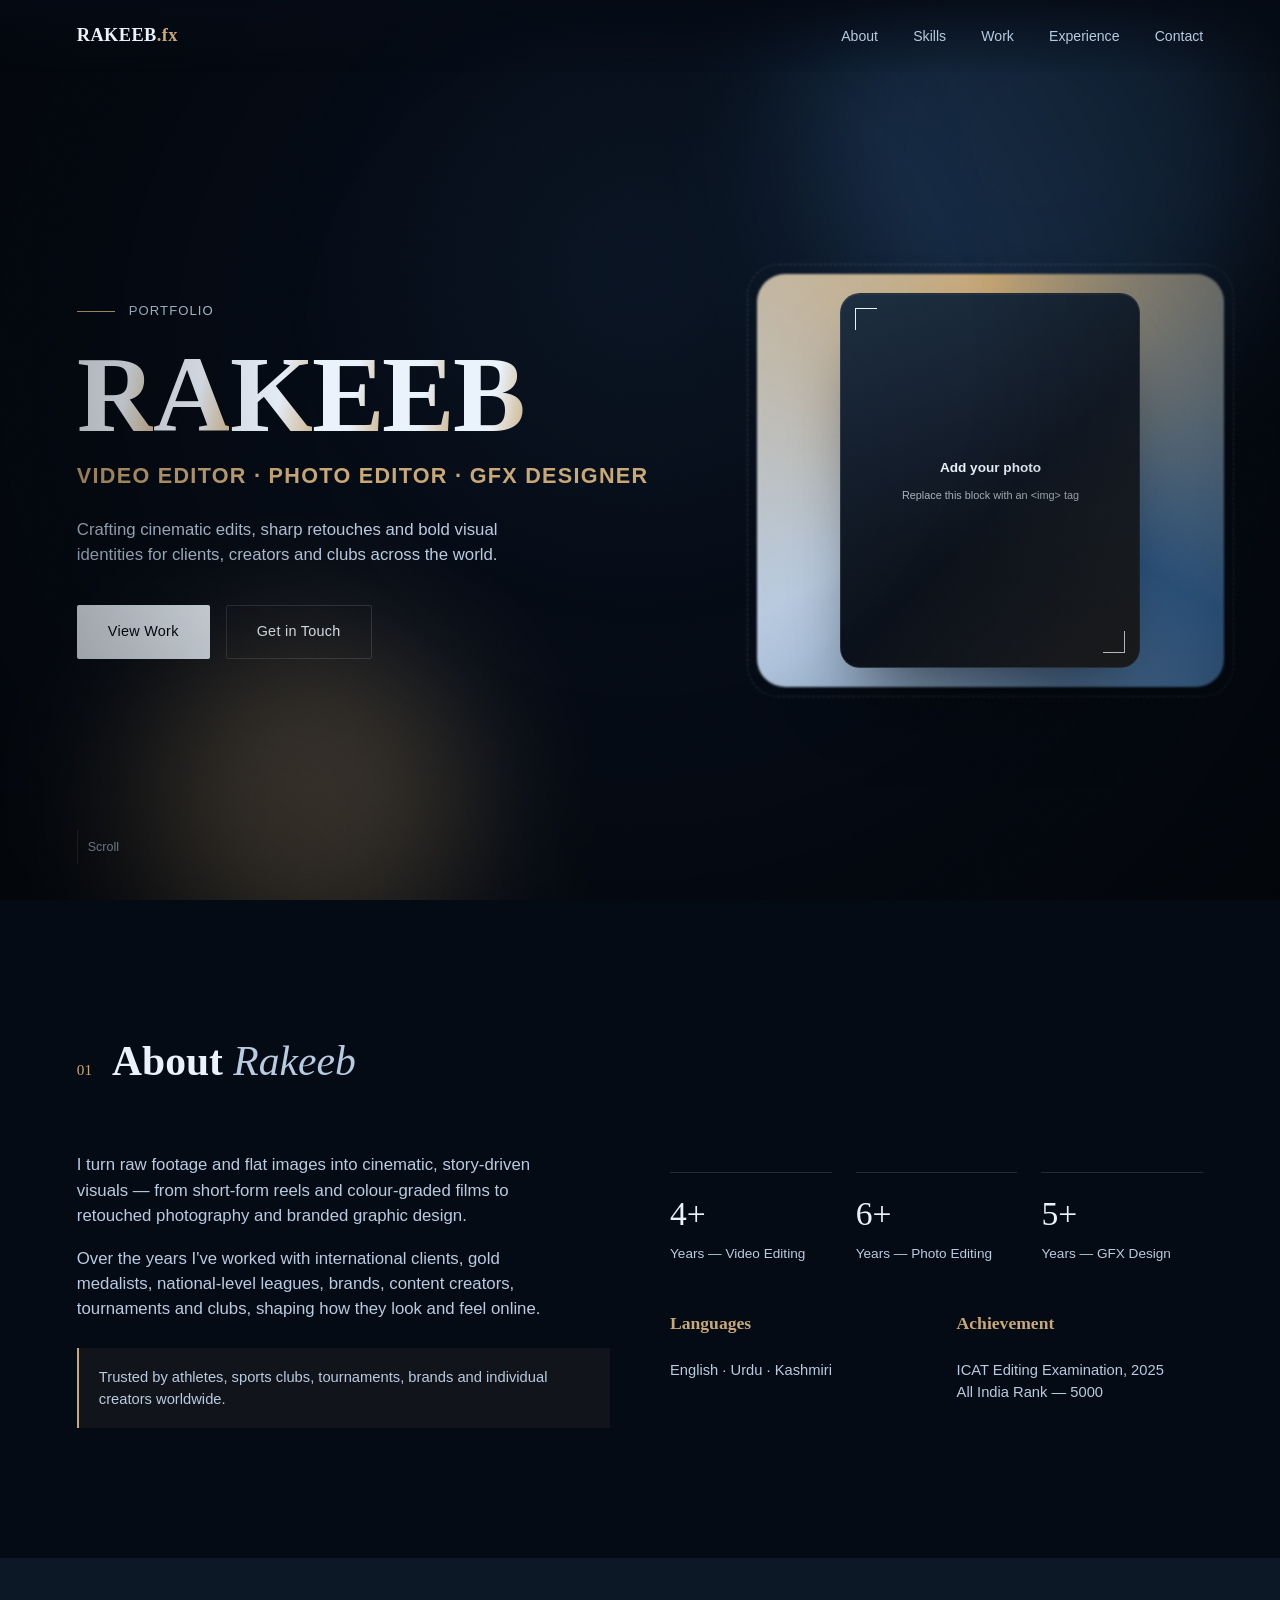
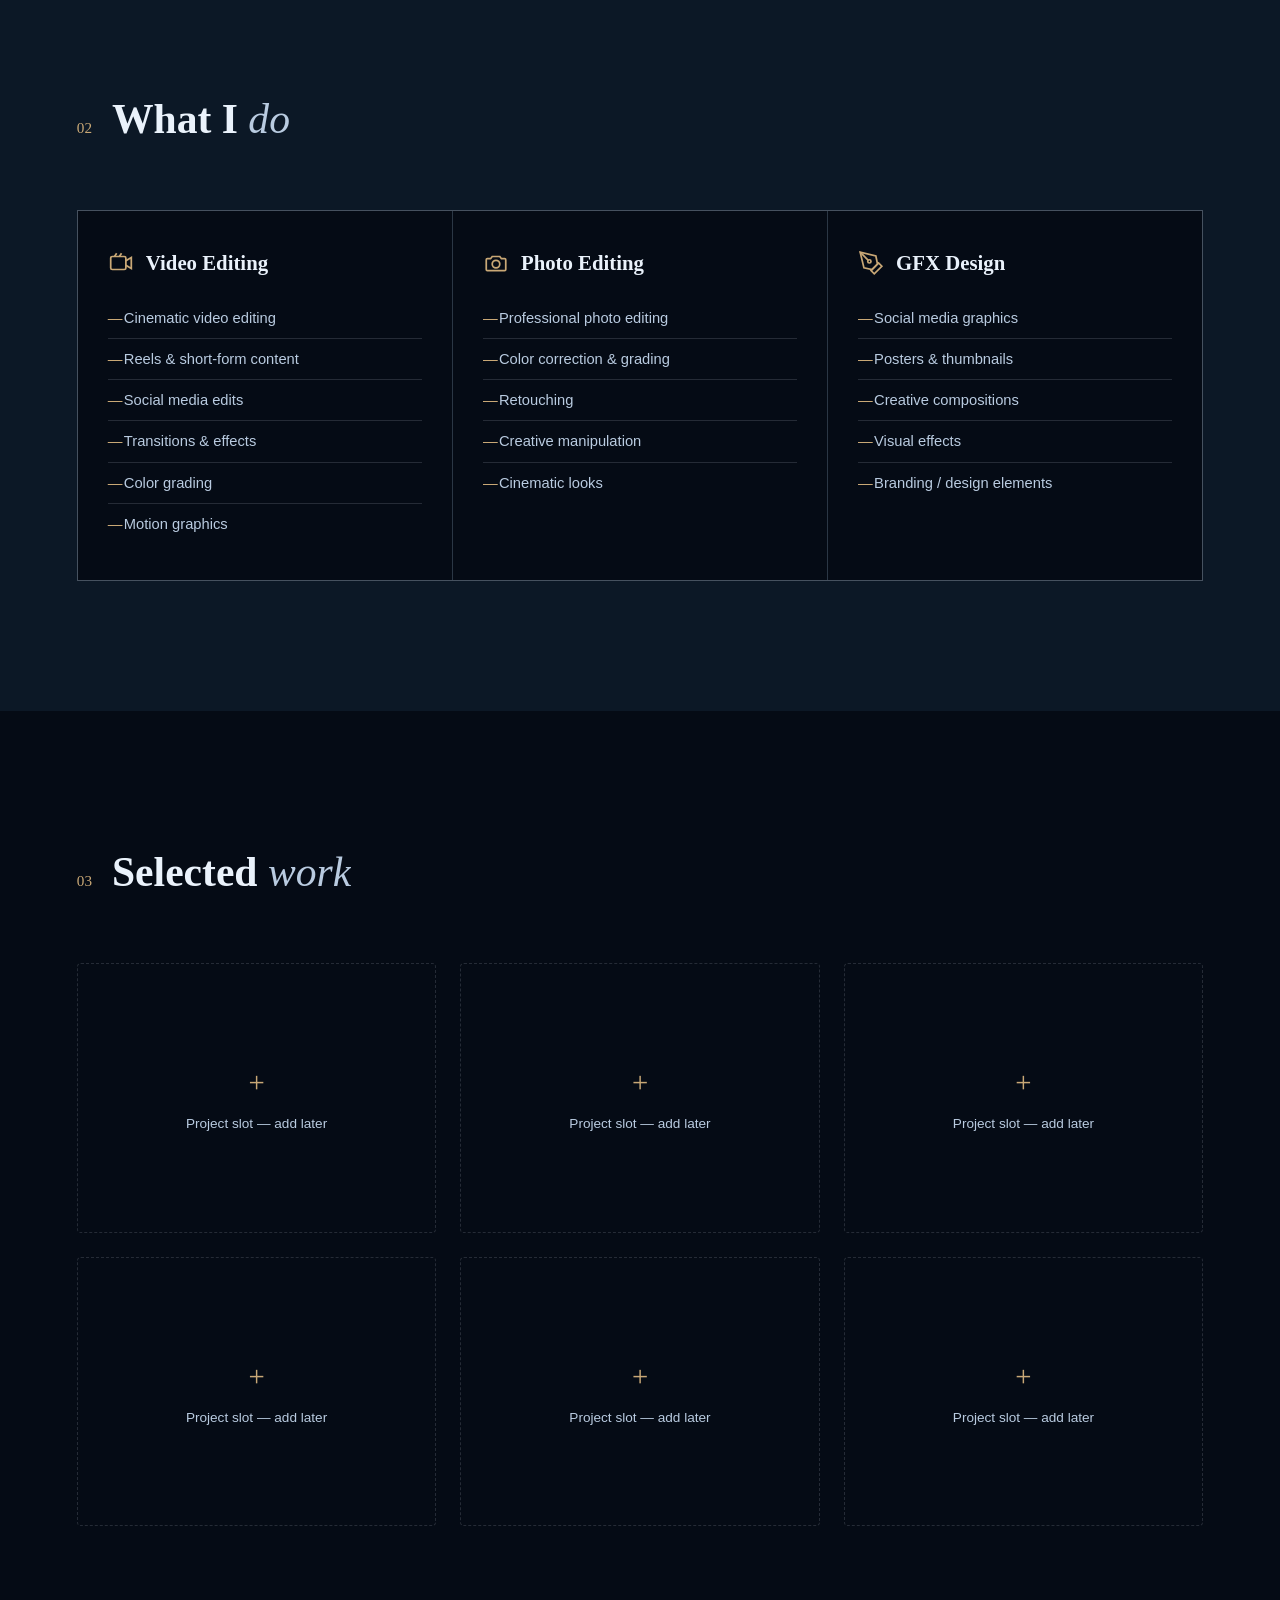
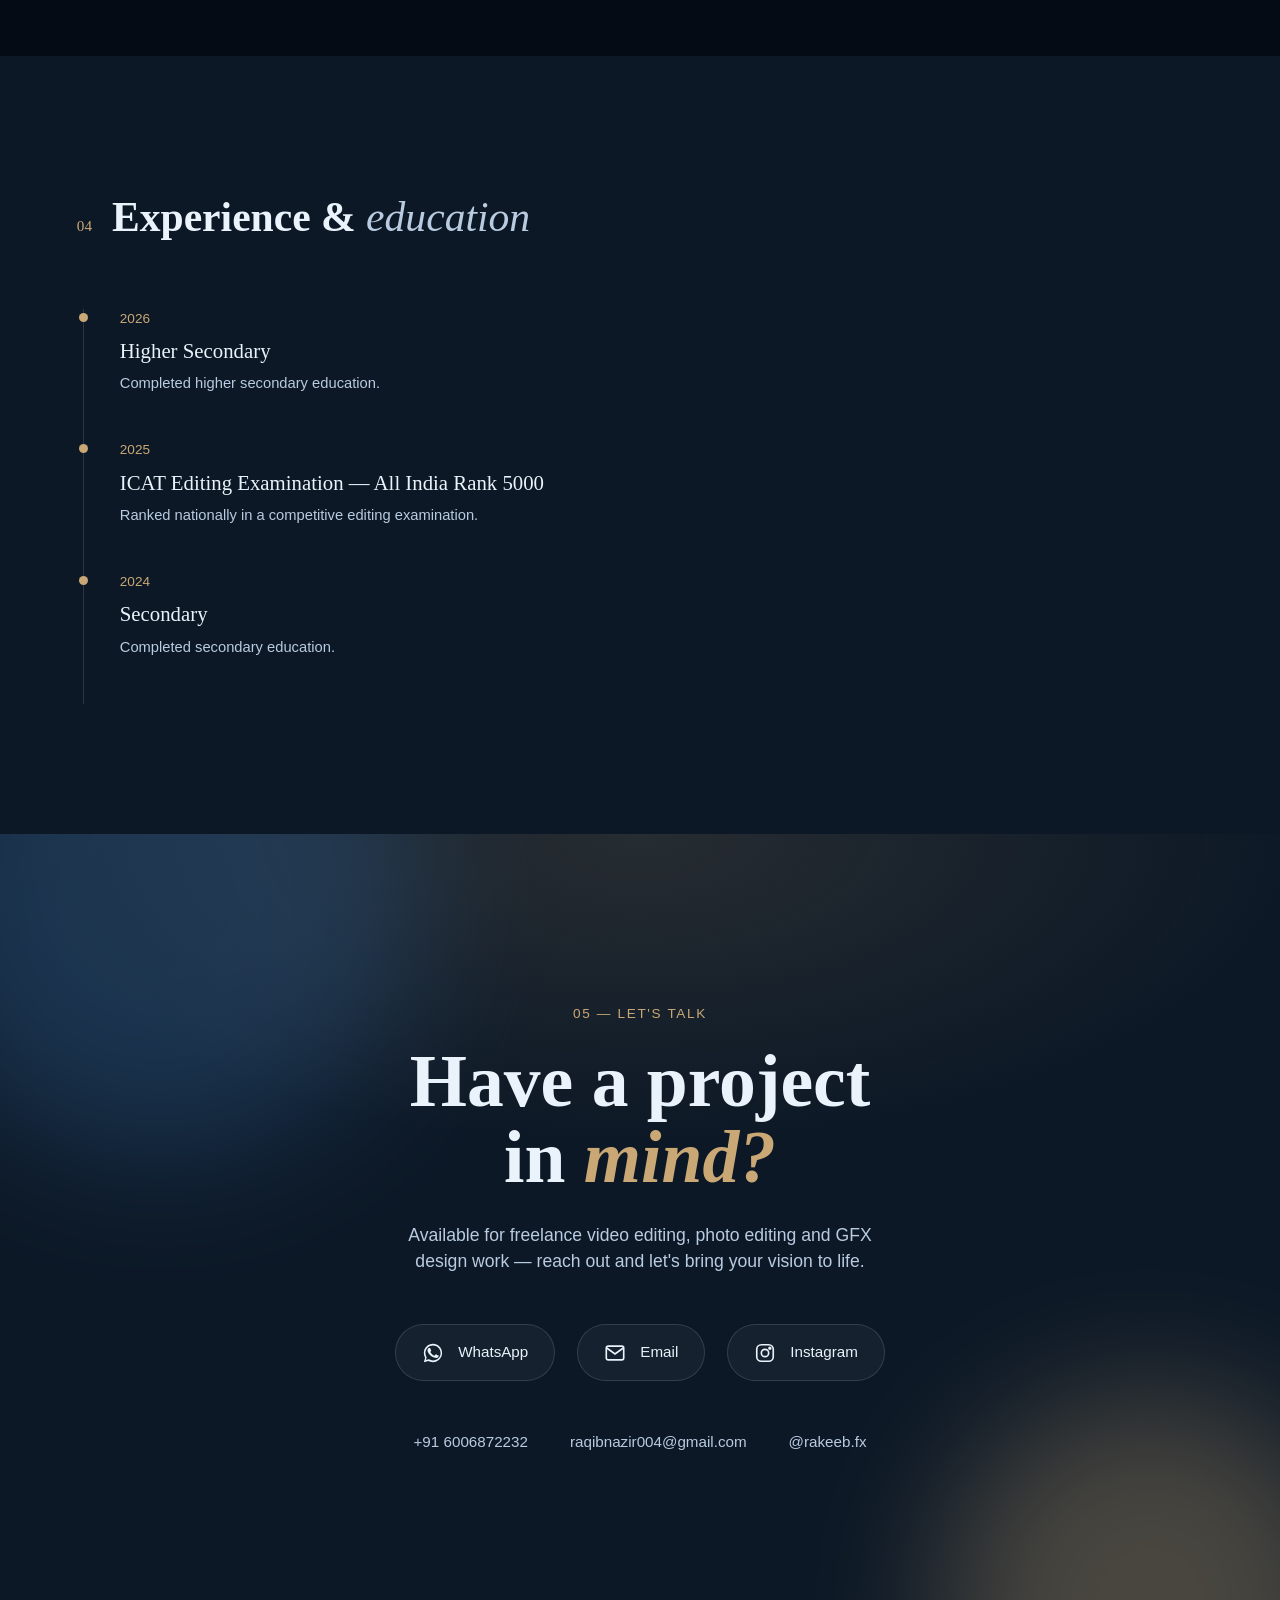
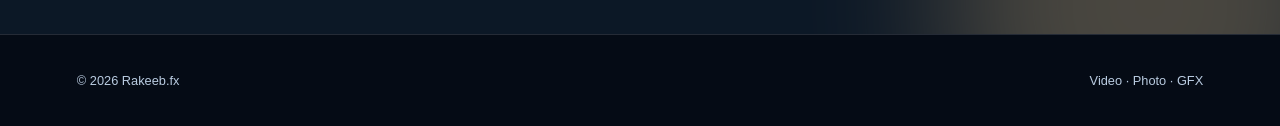
<file: index-2.html>
<!DOCTYPE html>
<html lang="en">
<head>
<meta charset="UTF-8">
<meta name="viewport" content="width=device-width, initial-scale=1.0">
<title>Rakeeb — Video Editor · Photo Editor · GFX Designer</title>
<style>
  :root{
    --prussian:#0B2545;
    --sailor:#3A6EA5;
    --alice:#EAF2FB;
    --alice-dim:#B9CBE0;
    --gold:#C9A876;
    --gold-dim:#8f7a53;
    --ink:#050B15;
    --ink-2:#0C1826;
    --line:rgba(234,242,251,0.14);
    --serif:'Fraunces', Georgia, serif;
    --sans:'Inter', -apple-system, sans-serif;
  }
  @font-face{font-family:'Fraunces';src:local('Georgia');}
  *{box-sizing:border-box; margin:0; padding:0;}
  html{scroll-behavior:smooth;}
  body{
    background:var(--ink);
    color:var(--alice);
    font-family:var(--sans);
    overflow-x:hidden;
    line-height:1.5;
  }
  ::selection{background:var(--gold); color:var(--ink);}

  .grain{
    position:fixed; inset:0; pointer-events:none; z-index:40;
    background-image:url("data:image/svg+xml,%3Csvg xmlns='http://www.w3.org/2000/svg' width='120' height='120'%3E%3Cfilter id='n'%3E%3CfeTurbulence type='fractalNoise' baseFrequency='0.9' numOctaves='2' stitchTiles='stitch'/%3E%3C/filter%3E%3Crect width='100%25' height='100%25' filter='url(%23n)' opacity='0.035'/%3E%3C/svg%3E");
    mix-blend-mode:overlay;
  }
  .vignette{
    position:fixed; inset:0; pointer-events:none; z-index:39;
    background:radial-gradient(circle at 50% 40%, transparent 40%, rgba(0,0,0,0.55) 100%);
  }
  .spotlight{
    position:fixed; inset:0; pointer-events:none; z-index:2;
    background:radial-gradient(600px circle at var(--mx,50%) var(--my,30%), rgba(58,110,165,0.10), transparent 60%);
    transition:background .1s;
  }
  .progress{position:fixed; top:0; left:0; height:2px; background:linear-gradient(90deg,var(--sailor),var(--gold)); width:0%; z-index:60; transition:width .1s;}

  /* intro curtain */
  .curtain{position:fixed; inset:0; z-index:80; display:flex; pointer-events:none;}
  .curtain div{flex:1; background:var(--ink);}
  .curtain div:first-child{animation:curtainL .9s .1s cubic-bezier(.77,0,.18,1) forwards;}
  .curtain div:last-child{animation:curtainR .9s .1s cubic-bezier(.77,0,.18,1) forwards;}
  @keyframes curtainL{to{transform:translateX(-100%);}}
  @keyframes curtainR{to{transform:translateX(100%);}}

  nav{
    position:fixed; top:0; left:0; right:0; z-index:50;
    display:flex; justify-content:space-between; align-items:center;
    padding:22px 6vw;
    backdrop-filter:blur(10px);
    background:linear-gradient(to bottom, rgba(5,11,21,0.85), transparent);
    opacity:0; animation:rise .8s .9s forwards;
  }
  .logo{font-family:var(--serif); font-size:1.15rem; letter-spacing:0.02em; font-weight:600; color:var(--alice);}
  .logo span{color:var(--gold);}
  nav ul{list-style:none; display:flex; gap:2.2rem;}
  nav a{color:var(--alice-dim); text-decoration:none; font-size:0.88rem; position:relative; padding-bottom:4px;}
  nav a::after{content:''; position:absolute; left:0; bottom:0; width:0%; height:1px; background:var(--gold); transition:width .35s ease;}
  nav a:hover{color:var(--alice);}
  nav a:hover::after{width:100%;}

  .blob{position:absolute; border-radius:50%; filter:blur(70px); opacity:0.32; pointer-events:none; z-index:0;}
  @keyframes float1{0%,100%{transform:translate(0,0) scale(1);} 50%{transform:translate(30px,-40px) scale(1.1);}}
  @keyframes float2{0%,100%{transform:translate(0,0) scale(1);} 50%{transform:translate(-40px,30px) scale(1.15);}}
  @keyframes float3{0%,100%{transform:translate(0,0);} 50%{transform:translate(20px,20px);}}

  .hero{
    position:relative; min-height:100vh; display:flex; align-items:center;
    padding:0 6vw; background:var(--ink); overflow:hidden;
  }
  .hero .blob-a{width:480px; height:480px; background:var(--sailor); top:-100px; right:0; animation:float1 12s ease-in-out infinite;}
  .hero .blob-b{width:340px; height:340px; background:var(--gold); bottom:-80px; left:10%; animation:float2 14s ease-in-out infinite;}

  .hero-grid{
    position:relative; z-index:2;
    display:grid; grid-template-columns:1.2fr 0.8fr; gap:5vw; align-items:center; width:100%;
    padding-top:60px;
  }
  .eyebrow-row{display:flex; align-items:center; gap:14px; margin-bottom:22px; opacity:0; animation:rise .9s 1.1s forwards;}
  .eyebrow-line{width:38px; height:1px; background:var(--gold);}
  .eyebrow-row span{font-size:0.82rem; color:var(--alice-dim); letter-spacing:0.08em; text-transform:uppercase;}

  .hero-name{
    font-family:var(--serif); font-weight:700;
    font-size:clamp(3.4rem, 8.5vw, 7.6rem); line-height:0.95; letter-spacing:-0.02em;
    display:flex; overflow:hidden;
  }
  .hero-name .letter{
    display:inline-block;
    background:linear-gradient(100deg, var(--alice) 30%, var(--gold) 55%, var(--alice) 80%);
    background-size:220% auto; -webkit-background-clip:text; background-clip:text; color:transparent;
    opacity:0; transform:translateY(110%) rotate(8deg);
    animation:letterIn .9s cubic-bezier(.2,.8,.2,1) forwards, shine 7s linear infinite 2.6s;
  }
  @keyframes letterIn{to{opacity:1; transform:translateY(0) rotate(0deg);}}
  @keyframes shine{to{background-position:-220% center;}}

  .hero-role{
    font-family:var(--sans); font-size:clamp(1rem,2vw,1.35rem); letter-spacing:0.06em; text-transform:uppercase;
    color:var(--gold); margin-top:14px; font-weight:600;
    opacity:0; animation:rise 1s 1.6s forwards;
  }
  .hero-sub{
    max-width:480px; margin-top:24px; color:var(--alice-dim); font-size:1.05rem;
    opacity:0; animation:rise 1s 1.75s forwards;
  }
  .hero-cta{margin-top:38px; display:flex; gap:16px; flex-wrap:wrap; opacity:0; animation:rise 1s 1.9s forwards;}
  .btn{
    position:relative; overflow:hidden;
    padding:15px 30px; border-radius:2px; font-size:0.9rem; text-decoration:none;
    transition:transform .3s, box-shadow .3s; letter-spacing:0.02em; border:1px solid transparent;
    display:inline-block;
  }
  .btn-solid{background:var(--alice); color:var(--ink);}
  .btn-solid:hover{transform:translateY(-3px); box-shadow:0 14px 30px -8px rgba(201,168,118,0.5);}
  .btn-ghost{border-color:var(--line); color:var(--alice);}
  .btn-ghost:hover{transform:translateY(-3px); border-color:var(--gold); background:rgba(201,168,118,0.1);}
  .btn::before{content:''; position:absolute; top:0; left:-120%; width:60%; height:100%; background:linear-gradient(120deg, transparent, rgba(255,255,255,0.35), transparent); transform:skewX(-20deg);}
  .btn:hover::before{animation:sweep .8s ease;}
  @keyframes sweep{to{left:140%;}}

  /* portrait assembling from fragments */
  .portrait-wrap{
    position:relative; display:flex; align-items:center; justify-content:center;
    opacity:0; animation:portraitIn 1.1s 1.3s cubic-bezier(.2,.7,.2,1) forwards, bob 5s ease-in-out infinite 3s;
  }
  @keyframes portraitIn{0%{opacity:0; transform:scale(.4) rotate(-25deg); filter:blur(14px);} 100%{opacity:1; transform:scale(1) rotate(0deg); filter:blur(0);}}
  @keyframes bob{0%,100%{transform:translateY(0);} 50%{transform:translateY(-14px);}}
  .shard{position:absolute; border-radius:50%; z-index:1; opacity:0;}
  .shard1{width:60px; height:60px; background:var(--sailor); top:-40px; left:-60px; animation:shard1move 1.1s 1.15s cubic-bezier(.2,.8,.2,1) forwards;}
  .shard2{width:40px; height:40px; background:var(--gold); bottom:-20px; right:-50px; animation:shard2move 1.1s 1.25s cubic-bezier(.2,.8,.2,1) forwards;}
  .shard3{width:26px; height:26px; background:var(--alice); top:50%; right:-70px; animation:shard3move 1.1s 1.35s cubic-bezier(.2,.8,.2,1) forwards;}
  @keyframes shard1move{0%{opacity:.9; transform:translate(-120px,-140px) rotate(-60deg) scale(1.6);} 100%{opacity:0; transform:translate(0,0) rotate(0) scale(.3);}}
  @keyframes shard2move{0%{opacity:.9; transform:translate(140px,120px) rotate(80deg) scale(1.6);} 100%{opacity:0; transform:translate(0,0) rotate(0) scale(.3);}}
  @keyframes shard3move{0%{opacity:.9; transform:translate(150px,-40px) rotate(40deg) scale(1.4);} 100%{opacity:0; transform:translate(0,0) rotate(0) scale(.3);}}

  .ring{
    position:absolute; width:110%; height:110%; border-radius:28px;
    background:conic-gradient(from 0deg, var(--gold), var(--sailor), var(--alice-dim), var(--gold));
    animation:spin 8s linear infinite;
    filter:blur(1px);
  }
  .ring::after{content:''; position:absolute; inset:-10px; border-radius:32px; border:1px dashed rgba(234,242,251,0.2);}
  @keyframes spin{to{transform:rotate(360deg);}}
  .portrait{
    position:relative; width:min(300px,68vw); aspect-ratio:4/5; border-radius:20px;
    background:
      linear-gradient(160deg, rgba(234,242,251,0.06), rgba(234,242,251,0.01)),
      linear-gradient(200deg, var(--ink-2), var(--ink) 70%);
    border:1px solid rgba(234,242,251,0.12);
    backdrop-filter:blur(6px);
    display:flex; align-items:center; justify-content:center;
    overflow:hidden; z-index:2;
    box-shadow:0 40px 70px -25px rgba(0,0,0,0.6), inset 0 1px 0 rgba(255,255,255,0.05);
    transition:transform .4s ease;
    animation:breathe 4s ease-in-out infinite, glowPulse 3s ease-in-out infinite;
  }
  @keyframes breathe{0%,100%{transform:scale(1);} 50%{transform:scale(1.02);}}
  @keyframes glowPulse{0%,100%{box-shadow:0 40px 70px -25px rgba(0,0,0,0.6), 0 0 0px rgba(201,168,118,0);} 50%{box-shadow:0 40px 70px -25px rgba(0,0,0,0.6), 0 0 35px rgba(201,168,118,0.35);}}
  .portrait::before{
    content:''; position:absolute; inset:0;
    background:linear-gradient(135deg, rgba(58,110,165,0.16), transparent 55%, rgba(201,168,118,0.14));
    pointer-events:none;
  }
  .frame-corner{position:absolute; width:22px; height:22px; z-index:3; border-color:var(--gold);}
  .fc-tl{top:14px; left:14px; border-top:1.5px solid; border-left:1.5px solid;}
  .fc-br{bottom:14px; right:14px; border-bottom:1.5px solid; border-right:1.5px solid;}
  .portrait-wrap:hover .portrait{transform:translateY(-6px);}
  .portrait-wrap:hover .ring{animation-duration:2.5s;}
  .portrait img{width:100%; height:100%; object-fit:cover; display:block; transition:transform .5s ease;}
  .portrait-wrap:hover .portrait img{transform:scale(1.06);}
  .portrait-label{color:var(--alice); font-size:0.85rem; text-align:center; z-index:2; padding:16px; font-weight:600;}
  .portrait-label small{display:block; margin-top:8px; font-size:0.68rem; opacity:0.7; font-weight:400;}

  @keyframes rise{from{opacity:0; transform:translateY(26px);} to{opacity:1; transform:translateY(0);}}

  .scroll-cue{
    position:absolute; bottom:36px; left:6vw; display:flex; align-items:center; gap:10px; z-index:2;
    color:var(--alice-dim); font-size:0.78rem; opacity:0; animation:rise 1s 2.2s forwards;
  }
  .scroll-cue .bar{width:1px; height:34px; background:var(--line); position:relative; overflow:hidden;}
  .scroll-cue .bar::after{content:''; position:absolute; top:-100%; left:0; width:100%; height:100%; background:var(--gold); animation:scrollbar 1.8s infinite;}
  @keyframes scrollbar{50%{top:0;} 100%{top:100%;}}

  section{padding:130px 6vw; position:relative;}
  .section-head{display:flex; align-items:baseline; gap:20px; margin-bottom:60px;}
  .section-num{font-family:var(--serif); font-size:0.95rem; color:var(--gold);}
  .title-mask{overflow:hidden; display:inline-block; position:relative;}
  .section-title{font-family:var(--serif); font-size:clamp(1.8rem,3.4vw,2.6rem); font-weight:600; color:var(--alice); position:relative; display:inline-block; transform:translateY(100%); transition:transform .9s cubic-bezier(.2,.8,.2,1);}
  .section-head.in .section-title{transform:translateY(0);}
  .section-title em{font-style:italic; color:var(--alice-dim); font-weight:400;}
  .curtain-wipe{position:absolute; inset:0; background:var(--gold); transform:scaleX(0); transform-origin:left; z-index:3;}
  .section-head.in .curtain-wipe{animation:wipe 1s cubic-bezier(.6,0,.2,1) forwards;}
  @keyframes wipe{0%{transform:scaleX(0); transform-origin:left;} 45%{transform:scaleX(1); transform-origin:left;} 55%{transform-origin:right;} 100%{transform:scaleX(0); transform-origin:right;}}

  .reveal{opacity:0; transform:translateY(34px); transition:opacity .8s ease, transform .8s ease;}
  .reveal.in{opacity:1; transform:translateY(0);}
  .stagger > *{opacity:0; transform:translateY(24px) scale(.96); transition:opacity .6s ease, transform .6s ease;}
  .stagger.in > *{opacity:1; transform:translateY(0) scale(1);}
  .stagger.in > *:nth-child(1){transition-delay:.05s;}
  .stagger.in > *:nth-child(2){transition-delay:.15s;}
  .stagger.in > *:nth-child(3){transition-delay:.25s;}
  .stagger.in > *:nth-child(4){transition-delay:.35s;}
  .stagger.in > *:nth-child(5){transition-delay:.45s;}
  .stagger.in > *:nth-child(6){transition-delay:.55s;}

  .project-grid.stagger > *{opacity:0; transform:translateX(-60px) scale(1); transition:opacity .7s ease, transform .7s ease;}
  .project-grid.stagger.in > *{opacity:1; transform:translateX(0);}
  .project-grid.stagger.in > *:nth-child(1){transition-delay:.05s;}
  .project-grid.stagger.in > *:nth-child(2){transition-delay:.18s;}
  .project-grid.stagger.in > *:nth-child(3){transition-delay:.31s;}
  .project-grid.stagger.in > *:nth-child(4){transition-delay:.44s;}
  .project-grid.stagger.in > *:nth-child(5){transition-delay:.57s;}
  .project-grid.stagger.in > *:nth-child(6){transition-delay:.7s;}

  .about-grid{display:grid; grid-template-columns:1fr 1fr; gap:60px;}
  .about-text p{color:var(--alice-dim); font-size:1.05rem; margin-bottom:18px; max-width:52ch;}
  .stat-row{display:grid; grid-template-columns:repeat(3,1fr); gap:24px; margin-top:20px;}
  .stat{border-top:1px solid var(--line); padding-top:16px; transition:border-color .3s;}
  .stat:hover{border-color:var(--gold);}
  .stat .num{font-family:var(--serif); font-size:2.1rem; color:var(--alice);}
  .stat .lbl{color:var(--alice-dim); font-size:0.85rem; margin-top:4px;}
  .clients-note{margin-top:26px; padding:18px 20px; border-left:2px solid var(--gold); background:rgba(201,168,118,0.06); color:var(--alice-dim); font-size:0.92rem; transition:background .3s;}
  .clients-note:hover{background:rgba(201,168,118,0.13);}

  .skill-cols{display:grid; grid-template-columns:repeat(3,1fr); gap:1px; background:var(--line); border:1px solid var(--line);}
  .skill-col{background:var(--ink); padding:36px 30px; transition:background .35s, transform .35s;}
  .skill-col:hover{background:var(--ink-2); transform:translateY(-6px);}
  .skill-col h3{font-family:var(--serif); font-size:1.3rem; margin-bottom:20px; color:var(--alice); display:flex; align-items:center; gap:12px;}
  .skill-col h3 svg{width:26px; height:26px; color:var(--gold); flex-shrink:0;}
  .skill-col ul{list-style:none;}
  .skill-col li{color:var(--alice-dim); font-size:0.92rem; padding:9px 0; border-top:1px solid var(--line); position:relative; padding-left:16px; transition:color .25s, padding-left .25s;}
  .skill-col li:first-child{border-top:none;}
  .skill-col li::before{content:'—'; position:absolute; left:0; color:var(--gold);}
  .skill-col li:hover{color:var(--alice); padding-left:22px;}

  .project-grid{display:grid; grid-template-columns:repeat(3,1fr); gap:24px;}
  .project-card{
    aspect-ratio:4/3; border:1px dashed var(--line); border-radius:4px;
    display:flex; flex-direction:column; align-items:center; justify-content:center; gap:10px;
    color:var(--alice-dim); font-size:0.85rem; transition:border-color .3s, background .3s, transform .35s;
    position:relative; overflow:hidden;
  }
  .project-card:hover{border-color:var(--gold); background:rgba(201,168,118,0.08); transform:translateY(-6px) scale(1.02);}
  .plus{font-size:1.8rem; color:var(--gold); font-family:var(--serif); transition:transform .35s;}
  .project-card:hover .plus{transform:rotate(90deg);}

  .timeline{border-left:1px solid var(--line); margin-left:6px;}
  .t-item{position:relative; padding:0 0 46px 36px;}
  .t-item::before{content:''; position:absolute; left:-5px; top:4px; width:9px; height:9px; border-radius:50%; background:var(--gold); box-shadow:0 0 0 0 rgba(201,168,118,0.6); animation:tpulse 2.4s infinite;}
  @keyframes tpulse{0%{box-shadow:0 0 0 0 rgba(201,168,118,0.5);} 70%{box-shadow:0 0 0 10px rgba(201,168,118,0);} 100%{box-shadow:0 0 0 0 rgba(201,168,118,0);}}
  .t-year{color:var(--gold); font-size:0.85rem; margin-bottom:6px;}
  .t-title{font-family:var(--serif); font-size:1.3rem; color:var(--alice); margin-bottom:6px;}
  .t-desc{color:var(--alice-dim); font-size:0.92rem; max-width:60ch;}

  .info-row{display:grid; grid-template-columns:repeat(3,1fr); gap:40px;}
  .info-block h4{font-family:var(--serif); font-size:1.1rem; margin-bottom:16px; color:var(--gold);}
  .info-block p, .info-block li{color:var(--alice-dim); font-size:0.92rem; list-style:none; padding:6px 0;}

  .contact-section{
    position:relative; padding:170px 6vw; overflow:hidden;
    background:radial-gradient(ellipse 80% 60% at 50% 0%, rgba(201,168,118,0.14), transparent 65%), var(--ink-2);
  }
  .contact-section .blob-c{width:520px; height:520px; background:var(--sailor); top:-200px; left:-100px; animation:float3 10s ease-in-out infinite;}
  .contact-section .blob-d{width:420px; height:420px; background:var(--gold); bottom:-180px; right:-80px; animation:float1 13s ease-in-out infinite;}
  .contact-wrap{position:relative; z-index:2; text-align:center; max-width:800px; margin:0 auto;}
  .contact-eyebrow{color:var(--gold); letter-spacing:0.12em; text-transform:uppercase; font-size:0.85rem; margin-bottom:20px; opacity:0;}
  .contact-title{font-family:var(--serif); font-size:clamp(2.6rem,7vw,4.6rem); line-height:1.03; margin-bottom:26px; opacity:0;}
  .contact-title em{color:var(--gold); font-style:italic;}
  .contact-desc{color:var(--alice-dim); font-size:1.1rem; max-width:52ch; margin:0 auto; opacity:0;}
  .contact-cta{margin-top:50px; opacity:0; display:flex; justify-content:center; gap:22px; flex-wrap:wrap;}
  .icon-btn{
    display:flex; align-items:center; gap:14px;
    padding:16px 26px; border-radius:50px; text-decoration:none;
    background:rgba(234,242,251,0.04); border:1px solid var(--line);
    color:var(--alice); font-size:0.95rem; font-weight:500;
    transition:transform .35s, border-color .35s, background .35s, box-shadow .35s;
    position:relative; overflow:hidden;
  }
  .icon-btn svg{width:22px; height:22px; flex-shrink:0; position:relative; z-index:2;}
  .icon-btn span{position:relative; z-index:2;}
  .icon-btn::before{content:''; position:absolute; inset:0; border-radius:50px; opacity:0; background:linear-gradient(100deg,var(--sailor),var(--gold)); transition:opacity .35s;}
  .icon-btn:hover{transform:translateY(-5px); border-color:transparent; box-shadow:0 18px 34px -14px rgba(201,168,118,0.5);}
  .icon-btn:hover::before{opacity:1;}
  .icon-btn.whatsapp{animation:btnpop 2.6s ease-in-out infinite;}
  @keyframes btnpop{0%,100%{box-shadow:0 0 0 0 rgba(201,168,118,0.35);} 50%{box-shadow:0 0 0 10px rgba(201,168,118,0);}}
  .contact-links{display:flex; justify-content:center; gap:34px; flex-wrap:wrap; margin-top:40px; opacity:0;}
  .contact-links a{color:var(--alice-dim); text-decoration:none; font-size:0.95rem; padding:10px 4px; position:relative;}
  .contact-links a::after{content:''; position:absolute; left:0; bottom:0; width:0%; height:1px; background:var(--gold); transition:width .35s ease;}
  .contact-links a:hover{color:var(--alice);}
  .contact-links a:hover::after{width:100%;}
  .contact-wrap .fade-in{animation:rise 1s forwards;}
  .contact-eyebrow.fade-in{animation-delay:.05s;}
  .contact-title.fade-in{animation-delay:.15s;}
  .contact-desc.fade-in{animation-delay:.3s;}
  .contact-cta.fade-in{animation-delay:.45s;}
  .contact-links.fade-in{animation-delay:.6s;}

  footer{padding:36px 6vw; border-top:1px solid var(--line); display:flex; justify-content:space-between; color:var(--alice-dim); font-size:0.8rem;}

  @media(max-width:860px){
    .hero-grid, .about-grid{grid-template-columns:1fr;}
    .portrait-wrap{order:-1; margin:0 auto 20px;}
    .skill-cols, .project-grid, .info-row{grid-template-columns:1fr;}
    nav ul{display:none;}
    section{padding:90px 6vw;}
    .contact-section{padding:110px 6vw;}
  }
  @media (prefers-reduced-motion: reduce){
    *{animation:none !important; transition:none !important;}
    .section-title{transform:none;}
  }
</style>
</head>
<body>

<div class="curtain"><div></div><div></div></div>
<div class="progress" id="progress"></div>
<div class="grain"></div>
<div class="vignette"></div>
<div class="spotlight" id="spotlight"></div>

<nav>
  <div class="logo">RAKEEB<span>.fx</span></div>
  <ul>
    <li><a href="#about">About</a></li>
    <li><a href="#skills">Skills</a></li>
    <li><a href="#work">Work</a></li>
    <li><a href="#experience">Experience</a></li>
    <li><a href="#contact">Contact</a></li>
  </ul>
</nav>

<section class="hero">
  <div class="blob blob-a" data-depth="30"></div>
  <div class="blob blob-b" data-depth="18"></div>
  <div class="hero-grid">
    <div>
      <div class="eyebrow-row"><div class="eyebrow-line"></div><span>Portfolio</span></div>
      <h1 class="hero-name" id="heroName"></h1>
      <div class="hero-role">Video Editor · Photo Editor · GFX Designer</div>
      <p class="hero-sub">Crafting cinematic edits, sharp retouches and bold visual identities for clients, creators and clubs across the world.</p>
      <div class="hero-cta">
        <a href="#work" class="btn btn-solid">View Work</a>
        <a href="#contact" class="btn btn-ghost">Get in Touch</a>
      </div>
    </div>
    <div class="portrait-wrap">
      <span class="shard shard1"></span>
      <span class="shard shard2"></span>
      <span class="shard shard3"></span>
      <div class="ring"></div>
      <div class="portrait">
        <div class="frame-corner fc-tl"></div>
        <div class="frame-corner fc-br"></div>
        <div class="portrait-label">Add your photo<br><small>Replace this block with an &lt;img&gt; tag</small></div>
      </div>
    </div>
  </div>
  <div class="scroll-cue"><div class="bar"></div><span>Scroll</span></div>
</section>

<section id="about">
  <div class="section-head reveal"><span class="section-num">01</span><div class="title-mask"><h2 class="section-title">About <em>Rakeeb</em></h2><div class="curtain-wipe"></div></div></div>
  <div class="about-grid">
    <div class="about-text reveal">
      <p>I turn raw footage and flat images into cinematic, story-driven visuals — from short-form reels and colour-graded films to retouched photography and branded graphic design.</p>
      <p>Over the years I've worked with international clients, gold medalists, national-level leagues, brands, content creators, tournaments and clubs, shaping how they look and feel online.</p>
      <div class="clients-note">Trusted by athletes, sports clubs, tournaments, brands and individual creators worldwide.</div>
    </div>
    <div class="reveal">
      <div class="stat-row">
        <div class="stat"><div class="num">4+</div><div class="lbl">Years — Video Editing</div></div>
        <div class="stat"><div class="num">6+</div><div class="lbl">Years — Photo Editing</div></div>
        <div class="stat"><div class="num">5+</div><div class="lbl">Years — GFX Design</div></div>
      </div>
      <div class="info-row" style="margin-top:46px; grid-template-columns:1fr 1fr;">
        <div class="info-block">
          <h4>Languages</h4>
          <p>English · Urdu · Kashmiri</p>
        </div>
        <div class="info-block">
          <h4>Achievement</h4>
          <p>ICAT Editing Examination, 2025<br>All India Rank — 5000</p>
        </div>
      </div>
    </div>
  </div>
</section>

<section id="skills" style="background:var(--ink-2);">
  <div class="section-head reveal"><span class="section-num">02</span><div class="title-mask"><h2 class="section-title">What I <em>do</em></h2><div class="curtain-wipe"></div></div></div>
  <div class="skill-cols stagger">
    <div class="skill-col">
      <h3><svg viewBox="0 0 24 24" fill="none" stroke="currentColor" stroke-width="1.6"><rect x="2.5" y="6" width="14" height="12" rx="1.5"/><path d="M16.5 10l5-3v10l-5-3"/><path d="M6 6l2-3M10.5 6l2-3"/></svg>Video Editing</h3>
      <ul>
        <li>Cinematic video editing</li>
        <li>Reels & short-form content</li>
        <li>Social media edits</li>
        <li>Transitions & effects</li>
        <li>Color grading</li>
        <li>Motion graphics</li>
      </ul>
    </div>
    <div class="skill-col">
      <h3><svg viewBox="0 0 24 24" fill="none" stroke="currentColor" stroke-width="1.6"><path d="M4 8h3l1.5-2h7L17 8h3a1 1 0 011 1v9a1 1 0 01-1 1H4a1 1 0 01-1-1V9a1 1 0 011-1z"/><circle cx="12" cy="13" r="3.5"/></svg>Photo Editing</h3>
      <ul>
        <li>Professional photo editing</li>
        <li>Color correction & grading</li>
        <li>Retouching</li>
        <li>Creative manipulation</li>
        <li>Cinematic looks</li>
      </ul>
    </div>
    <div class="skill-col">
      <h3><svg viewBox="0 0 24 24" fill="none" stroke="currentColor" stroke-width="1.6"><path d="M12 19l7-7 3 3-7 7-3-3z"/><path d="M18 13l-1.5-7.5L2 2l3.5 14.5L13 18l5-5z"/><path d="M2 2l7.5 7.5"/><circle cx="10.5" cy="10.5" r="1.5"/></svg>GFX Design</h3>
      <ul>
        <li>Social media graphics</li>
        <li>Posters & thumbnails</li>
        <li>Creative compositions</li>
        <li>Visual effects</li>
        <li>Branding / design elements</li>
      </ul>
    </div>
  </div>
</section>

<section id="work">
  <div class="section-head reveal"><span class="section-num">03</span><div class="title-mask"><h2 class="section-title">Selected <em>work</em></h2><div class="curtain-wipe"></div></div></div>
  <div class="project-grid stagger">
    <div class="project-card"><div class="plus">+</div>Project slot — add later</div>
    <div class="project-card"><div class="plus">+</div>Project slot — add later</div>
    <div class="project-card"><div class="plus">+</div>Project slot — add later</div>
    <div class="project-card"><div class="plus">+</div>Project slot — add later</div>
    <div class="project-card"><div class="plus">+</div>Project slot — add later</div>
    <div class="project-card"><div class="plus">+</div>Project slot — add later</div>
  </div>
</section>

<section id="experience" style="background:var(--ink-2);">
  <div class="section-head reveal"><span class="section-num">04</span><div class="title-mask"><h2 class="section-title">Experience & <em>education</em></h2><div class="curtain-wipe"></div></div></div>
  <div class="timeline reveal">
    <div class="t-item">
      <div class="t-year">2026</div>
      <div class="t-title">Higher Secondary</div>
      <div class="t-desc">Completed higher secondary education.</div>
    </div>
    <div class="t-item">
      <div class="t-year">2025</div>
      <div class="t-title">ICAT Editing Examination — All India Rank 5000</div>
      <div class="t-desc">Ranked nationally in a competitive editing examination.</div>
    </div>
    <div class="t-item">
      <div class="t-year">2024</div>
      <div class="t-title">Secondary</div>
      <div class="t-desc">Completed secondary education.</div>
    </div>
  </div>
</section>

<section id="contact" class="contact-section">
  <div class="blob blob-c"></div>
  <div class="blob blob-d"></div>
  <div class="contact-wrap">
    <div class="contact-eyebrow">05 — Let's talk</div>
    <h2 class="contact-title">Have a project<br>in <em>mind?</em></h2>
    <p class="contact-desc">Available for freelance video editing, photo editing and GFX design work — reach out and let's bring your vision to life.</p>
    <div class="contact-cta">
      <a href="https://wa.me/916006872232" target="_blank" class="icon-btn whatsapp">
        <svg viewBox="0 0 24 24" fill="currentColor"><path d="M17.5 14.4c-.3-.1-1.7-.9-2-.9-.3-.1-.5-.1-.7.1-.2.3-.8.9-.9 1.1-.2.2-.3.2-.6.1-.3-.1-1.3-.5-2.4-1.5-.9-.8-1.5-1.8-1.7-2.1-.2-.3 0-.5.1-.6.1-.1.3-.3.4-.5.1-.1.2-.3.3-.4.1-.2 0-.4 0-.5 0-.1-.7-1.6-.9-2.2-.2-.5-.5-.5-.7-.5h-.6c-.2 0-.5.1-.8.4-.3.3-1 1-1 2.4s1.1 2.8 1.2 3c.1.2 2.1 3.2 5.1 4.4.7.3 1.3.5 1.7.6.7.2 1.4.2 1.9.1.6-.1 1.7-.7 2-1.4.2-.7.2-1.2.2-1.4-.1-.1-.3-.2-.6-.3z"/><path d="M12 2C6.5 2 2 6.5 2 12c0 1.9.5 3.6 1.4 5.1L2 22l5-1.3c1.4.8 3.1 1.3 4.9 1.3 5.5 0 10-4.5 10-10S17.5 2 12 2zm0 18.1c-1.6 0-3.1-.4-4.4-1.2l-.3-.2-3 .8.8-2.9-.2-.3C4.2 15 3.7 13.5 3.7 12c0-4.6 3.7-8.3 8.3-8.3s8.3 3.7 8.3 8.3-3.7 8.1-8.3 8.1z"/></svg>
        <span>WhatsApp</span>
      </a>
      <a href="mailto:raqibnazir004@gmail.com" class="icon-btn">
        <svg viewBox="0 0 24 24" fill="none" stroke="currentColor" stroke-width="1.8"><rect x="2.5" y="4.5" width="19" height="15" rx="2"/><path d="M3 6.5l9 6.5 9-6.5"/></svg>
        <span>Email</span>
      </a>
      <a href="https://instagram.com/rakeeb.fx" target="_blank" class="icon-btn">
        <svg viewBox="0 0 24 24" fill="none" stroke="currentColor" stroke-width="1.8"><rect x="3" y="3" width="18" height="18" rx="5"/><circle cx="12" cy="12" r="4"/><circle cx="17.3" cy="6.7" r="1"/></svg>
        <span>Instagram</span>
      </a>
    </div>
    <div class="contact-links">
      <a href="https://wa.me/916006872232" target="_blank">+91 6006872232</a>
      <a href="mailto:raqibnazir004@gmail.com">raqibnazir004@gmail.com</a>
      <a href="https://instagram.com/rakeeb.fx" target="_blank">@rakeeb.fx</a>
    </div>
  </div>
</section>

<footer>
  <span>© <span id="year"></span> Rakeeb.fx</span>
  <span>Video · Photo · GFX</span>
</footer>

<script>
  document.getElementById('year').textContent = new Date().getFullYear();

  // split hero name into animated letters
  const name = "RAKEEB";
  const heroName = document.getElementById('heroName');
  [...name].forEach((ch,i)=>{
    const s = document.createElement('span');
    s.className = 'letter';
    s.textContent = ch;
    s.style.animationDelay = (1.15 + i*0.08) + 's, ' + (1.15 + i*0.08 + 3) + 's';
    heroName.appendChild(s);
  });

  // scroll reveal
  const revealEls = document.querySelectorAll('.reveal, .stagger, .section-head');
  const obs = new IntersectionObserver((entries)=>{
    entries.forEach(e=>{ if(e.isIntersecting){ e.target.classList.add('in'); } });
  }, {threshold:0.15});
  revealEls.forEach(el=>obs.observe(el));

  // contact fade-in on view
  const contactEls = document.querySelectorAll('.contact-wrap > *');
  const cObs = new IntersectionObserver((entries)=>{
    entries.forEach(e=>{ if(e.isIntersecting){ e.target.classList.add('fade-in'); } });
  }, {threshold:0.3});
  contactEls.forEach(el=>cObs.observe(el));

  // scroll progress + parallax blobs
  const depthEls = document.querySelectorAll('[data-depth]');
  window.addEventListener('scroll', ()=>{
    const h = document.documentElement;
    const pct = (h.scrollTop) / (h.scrollHeight - h.clientHeight) * 100;
    document.getElementById('progress').style.width = pct + '%';
    depthEls.forEach(el=>{
      const depth = el.dataset.depth;
      el.style.transform = `translateY(${h.scrollTop / depth}px)`;
    });
  });

  // cursor spotlight
  window.addEventListener('mousemove', (e)=>{
    document.documentElement.style.setProperty('--mx', e.clientX + 'px');
    document.documentElement.style.setProperty('--my', e.clientY + 'px');
  });

  // 3D tilt on the portrait following the cursor
  const tiltCard = document.querySelector('.portrait');
  const tiltWrap = document.querySelector('.portrait-wrap');
  if(tiltCard && tiltWrap){
    tiltWrap.addEventListener('mousemove', (e)=>{
      const r = tiltCard.getBoundingClientRect();
      const px = (e.clientX - r.left) / r.width - 0.5;
      const py = (e.clientY - r.top) / r.height - 0.5;
      tiltCard.style.transform = `rotateY(${px*14}deg) rotateX(${-py*14}deg) translateY(-4px)`;
    });
    tiltWrap.addEventListener('mouseleave', ()=>{ tiltCard.style.transform = ''; });
    tiltWrap.style.perspective = '900px';
  }

  // remove curtain from flow after animation
  setTimeout(()=>{ const c = document.querySelector('.curtain'); if(c) c.style.display='none'; }, 1100);
</script>

</body>
</html>
</file>
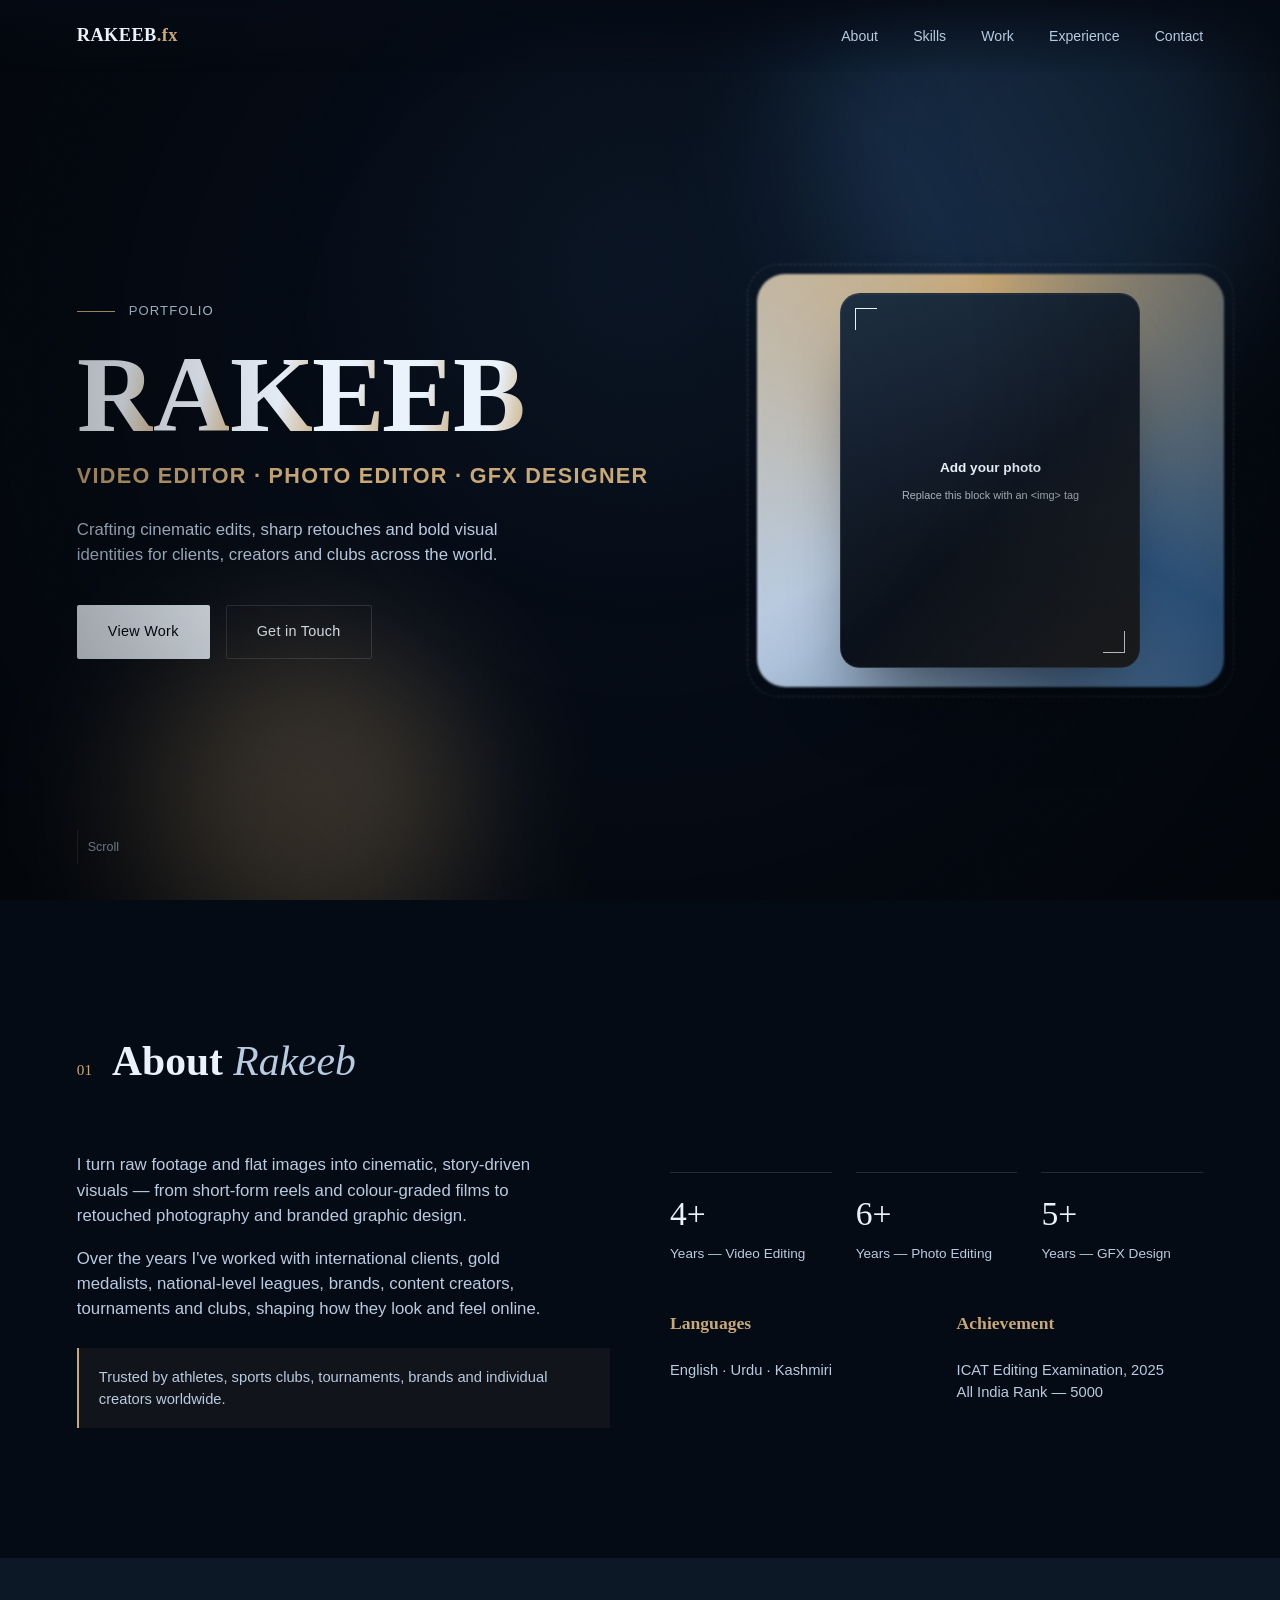
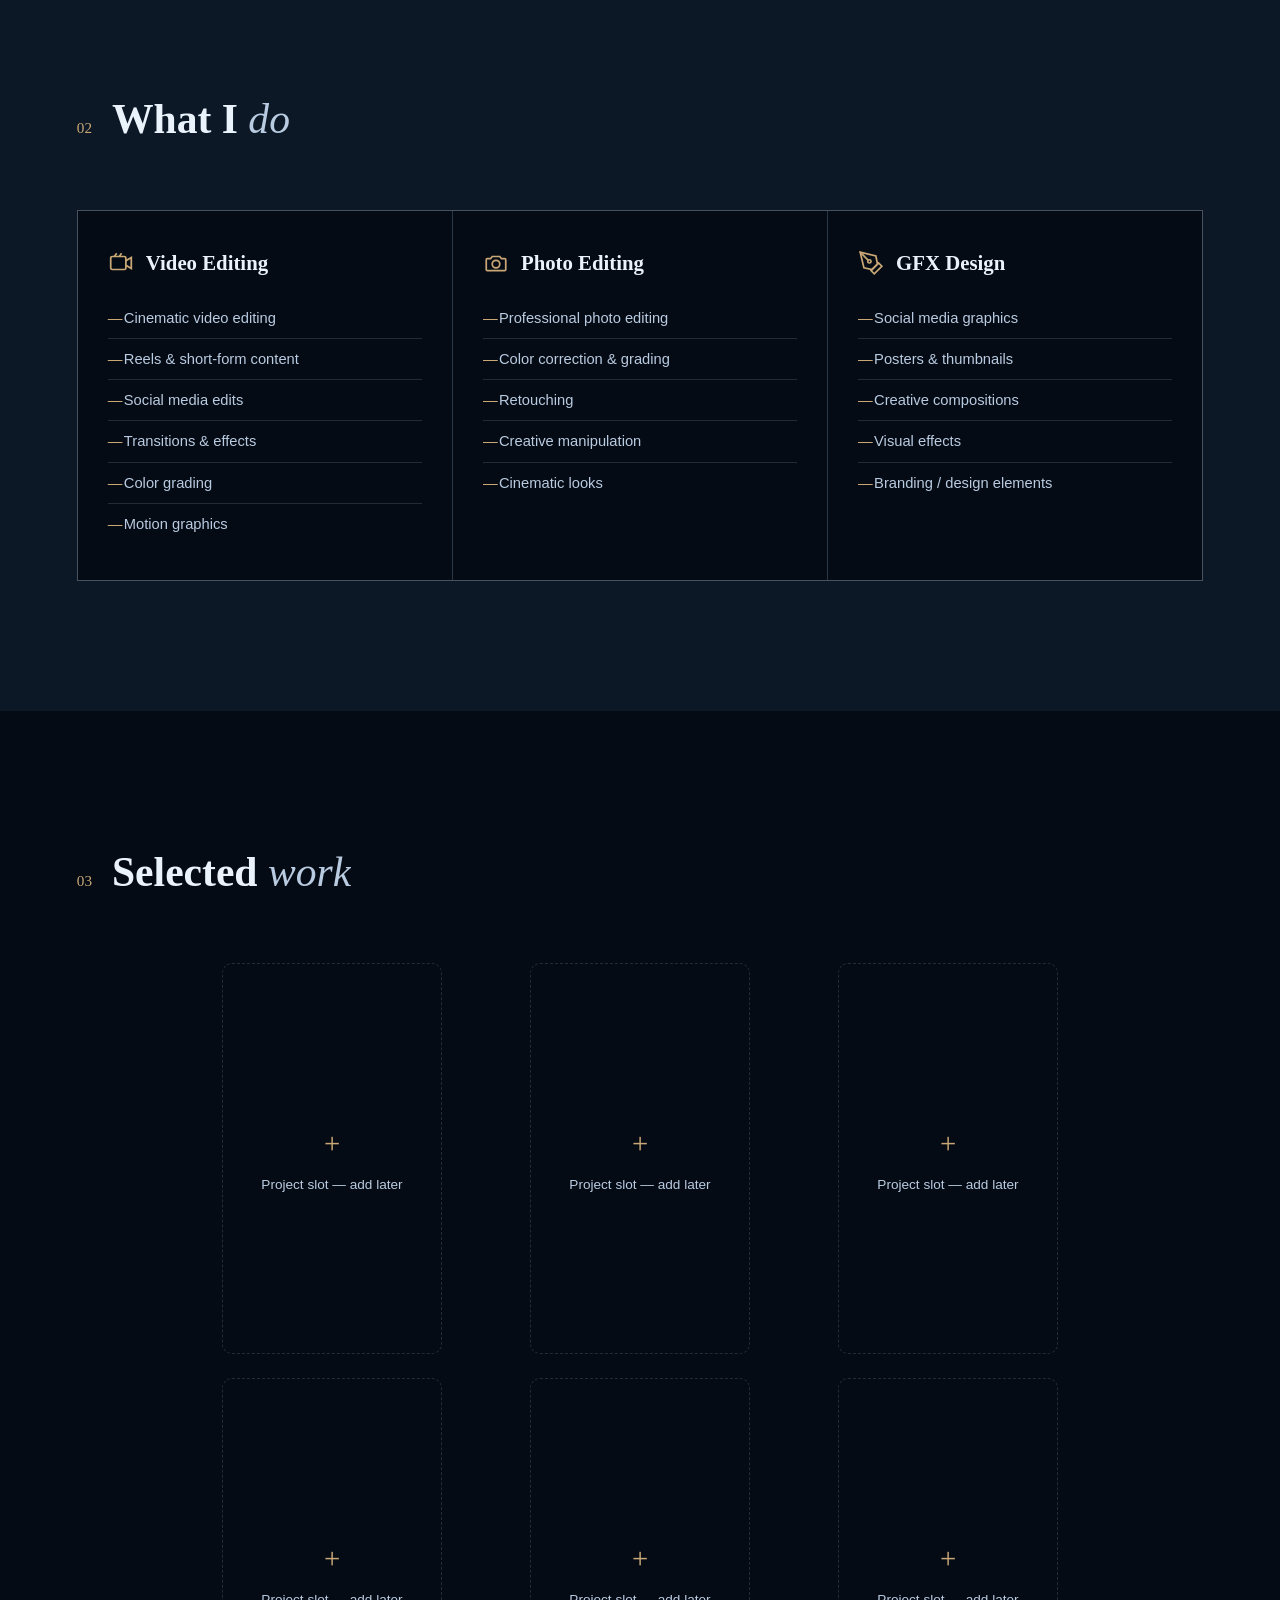
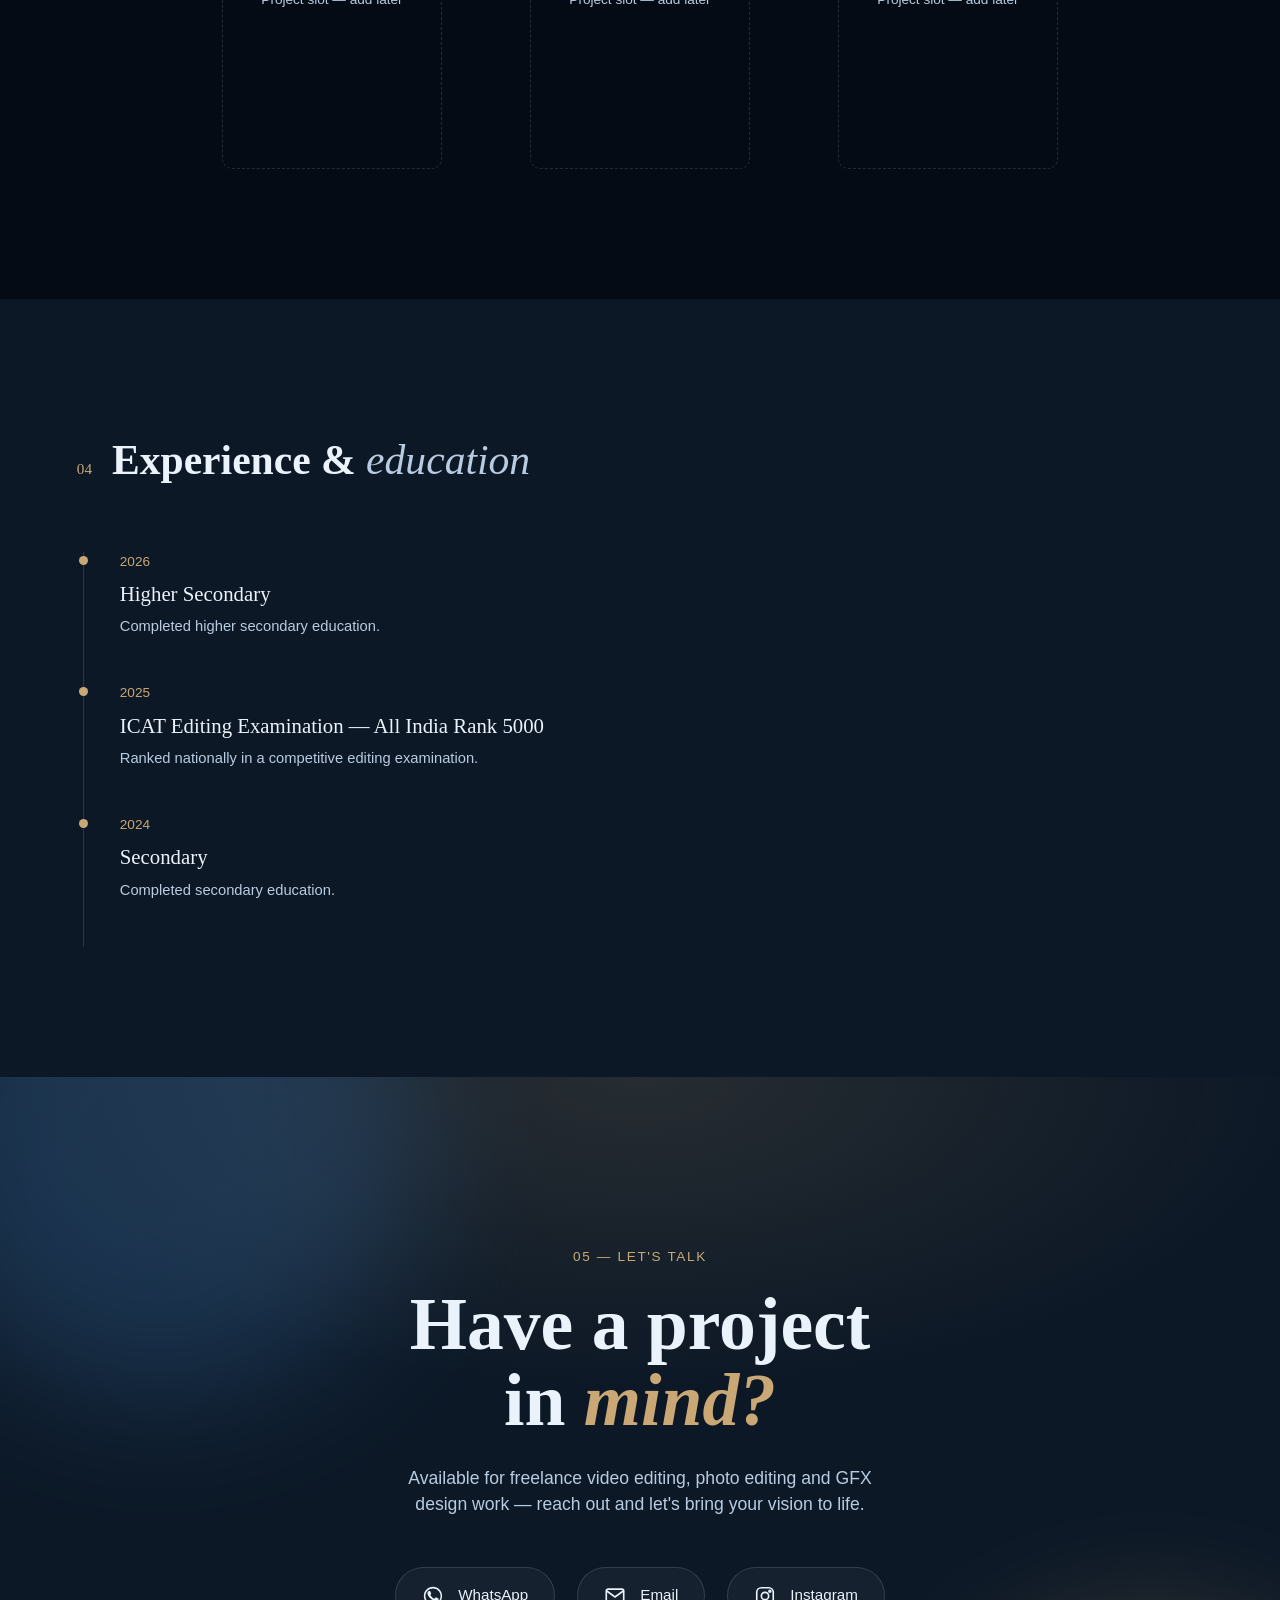
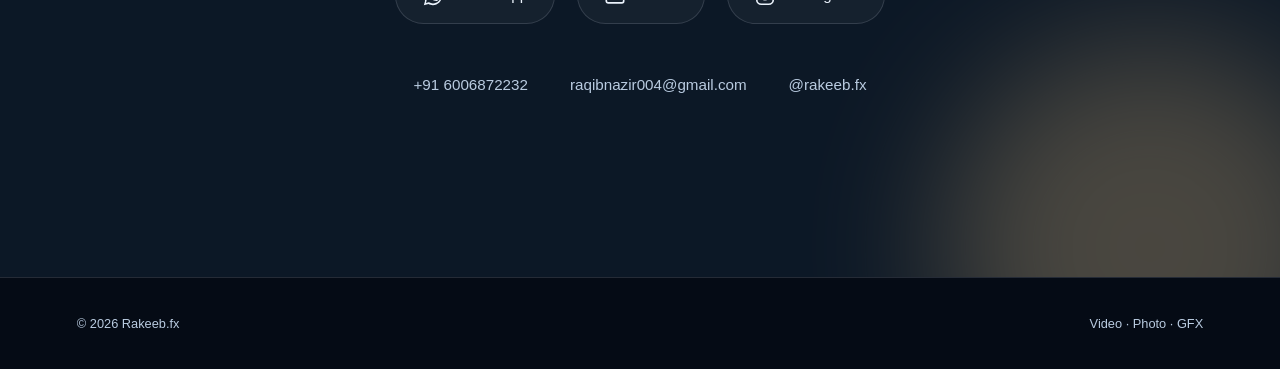
<file: index-3.html>
<!DOCTYPE html>
<html lang="en">
<head>
<meta charset="UTF-8">
<meta name="viewport" content="width=device-width, initial-scale=1.0">
<title>Rakeeb — Video Editor · Photo Editor · GFX Designer</title>
<style>
  :root{
    --prussian:#0B2545;
    --sailor:#3A6EA5;
    --alice:#EAF2FB;
    --alice-dim:#B9CBE0;
    --gold:#C9A876;
    --gold-dim:#8f7a53;
    --ink:#050B15;
    --ink-2:#0C1826;
    --line:rgba(234,242,251,0.14);
    --serif:'Fraunces', Georgia, serif;
    --sans:'Inter', -apple-system, sans-serif;
  }
  @font-face{font-family:'Fraunces';src:local('Georgia');}
  *{box-sizing:border-box; margin:0; padding:0;}
  html{scroll-behavior:smooth;}
  body{
    background:var(--ink);
    color:var(--alice);
    font-family:var(--sans);
    overflow-x:hidden;
    line-height:1.5;
  }
  ::selection{background:var(--gold); color:var(--ink);}

  .grain{
    position:fixed; inset:0; pointer-events:none; z-index:40;
    background-image:url("data:image/svg+xml,%3Csvg xmlns='http://www.w3.org/2000/svg' width='120' height='120'%3E%3Cfilter id='n'%3E%3CfeTurbulence type='fractalNoise' baseFrequency='0.9' numOctaves='2' stitchTiles='stitch'/%3E%3C/filter%3E%3Crect width='100%25' height='100%25' filter='url(%23n)' opacity='0.035'/%3E%3C/svg%3E");
    mix-blend-mode:overlay;
  }
  .vignette{
    position:fixed; inset:0; pointer-events:none; z-index:39;
    background:radial-gradient(circle at 50% 40%, transparent 40%, rgba(0,0,0,0.55) 100%);
  }
  .spotlight{
    position:fixed; inset:0; pointer-events:none; z-index:2;
    background:radial-gradient(600px circle at var(--mx,50%) var(--my,30%), rgba(58,110,165,0.10), transparent 60%);
    transition:background .1s;
  }
  .progress{position:fixed; top:0; left:0; height:2px; background:linear-gradient(90deg,var(--sailor),var(--gold)); width:0%; z-index:60; transition:width .1s;}

  /* intro curtain */
  .curtain{position:fixed; inset:0; z-index:80; display:flex; pointer-events:none;}
  .curtain div{flex:1; background:var(--ink);}
  .curtain div:first-child{animation:curtainL .9s .1s cubic-bezier(.77,0,.18,1) forwards;}
  .curtain div:last-child{animation:curtainR .9s .1s cubic-bezier(.77,0,.18,1) forwards;}
  @keyframes curtainL{to{transform:translateX(-100%);}}
  @keyframes curtainR{to{transform:translateX(100%);}}

  nav{
    position:fixed; top:0; left:0; right:0; z-index:50;
    display:flex; justify-content:space-between; align-items:center;
    padding:22px 6vw;
    backdrop-filter:blur(10px);
    background:linear-gradient(to bottom, rgba(5,11,21,0.85), transparent);
    opacity:0; animation:rise .8s .9s forwards;
  }
  .logo{font-family:var(--serif); font-size:1.15rem; letter-spacing:0.02em; font-weight:600; color:var(--alice);}
  .logo span{color:var(--gold);}
  nav ul{list-style:none; display:flex; gap:2.2rem;}
  nav a{color:var(--alice-dim); text-decoration:none; font-size:0.88rem; position:relative; padding-bottom:4px;}
  nav a::after{content:''; position:absolute; left:0; bottom:0; width:0%; height:1px; background:var(--gold); transition:width .35s ease;}
  nav a:hover{color:var(--alice);}
  nav a:hover::after{width:100%;}

  .blob{position:absolute; border-radius:50%; filter:blur(70px); opacity:0.32; pointer-events:none; z-index:0;}
  @keyframes float1{0%,100%{transform:translate(0,0) scale(1);} 50%{transform:translate(30px,-40px) scale(1.1);}}
  @keyframes float2{0%,100%{transform:translate(0,0) scale(1);} 50%{transform:translate(-40px,30px) scale(1.15);}}
  @keyframes float3{0%,100%{transform:translate(0,0);} 50%{transform:translate(20px,20px);}}

  .hero{
    position:relative; min-height:100vh; display:flex; align-items:center;
    padding:0 6vw; background:var(--ink); overflow:hidden;
  }
  .hero .blob-a{width:480px; height:480px; background:var(--sailor); top:-100px; right:0; animation:float1 12s ease-in-out infinite;}
  .hero .blob-b{width:340px; height:340px; background:var(--gold); bottom:-80px; left:10%; animation:float2 14s ease-in-out infinite;}

  .hero-grid{
    position:relative; z-index:2;
    display:grid; grid-template-columns:1.2fr 0.8fr; gap:5vw; align-items:center; width:100%;
    padding-top:60px;
  }
  .eyebrow-row{display:flex; align-items:center; gap:14px; margin-bottom:22px; opacity:0; animation:rise .9s 1.1s forwards;}
  .eyebrow-line{width:38px; height:1px; background:var(--gold);}
  .eyebrow-row span{font-size:0.82rem; color:var(--alice-dim); letter-spacing:0.08em; text-transform:uppercase;}

  .hero-name{
    font-family:var(--serif); font-weight:700;
    font-size:clamp(3.4rem, 8.5vw, 7.6rem); line-height:0.95; letter-spacing:-0.02em;
    display:flex; overflow:hidden;
  }
  .hero-name .letter{
    display:inline-block;
    background:linear-gradient(100deg, var(--alice) 30%, var(--gold) 55%, var(--alice) 80%);
    background-size:220% auto; -webkit-background-clip:text; background-clip:text; color:transparent;
    opacity:0; transform:translateY(110%) rotate(8deg);
    animation:letterIn .9s cubic-bezier(.2,.8,.2,1) forwards, shine 7s linear infinite 2.6s;
  }
  @keyframes letterIn{to{opacity:1; transform:translateY(0) rotate(0deg);}}
  @keyframes shine{to{background-position:-220% center;}}

  .hero-role{
    font-family:var(--sans); font-size:clamp(1rem,2vw,1.35rem); letter-spacing:0.06em; text-transform:uppercase;
    color:var(--gold); margin-top:14px; font-weight:600;
    opacity:0; animation:rise 1s 1.6s forwards;
  }
  .hero-sub{
    max-width:480px; margin-top:24px; color:var(--alice-dim); font-size:1.05rem;
    opacity:0; animation:rise 1s 1.75s forwards;
  }
  .hero-cta{margin-top:38px; display:flex; gap:16px; flex-wrap:wrap; opacity:0; animation:rise 1s 1.9s forwards;}
  .btn{
    position:relative; overflow:hidden;
    padding:15px 30px; border-radius:2px; font-size:0.9rem; text-decoration:none;
    transition:transform .3s, box-shadow .3s; letter-spacing:0.02em; border:1px solid transparent;
    display:inline-block;
  }
  .btn-solid{background:var(--alice); color:var(--ink);}
  .btn-solid:hover{transform:translateY(-3px); box-shadow:0 14px 30px -8px rgba(201,168,118,0.5);}
  .btn-ghost{border-color:var(--line); color:var(--alice);}
  .btn-ghost:hover{transform:translateY(-3px); border-color:var(--gold); background:rgba(201,168,118,0.1);}
  .btn::before{content:''; position:absolute; top:0; left:-120%; width:60%; height:100%; background:linear-gradient(120deg, transparent, rgba(255,255,255,0.35), transparent); transform:skewX(-20deg);}
  .btn:hover::before{animation:sweep .8s ease;}
  @keyframes sweep{to{left:140%;}}

  /* portrait assembling from fragments */
  .portrait-wrap{
    position:relative; display:flex; align-items:center; justify-content:center;
    opacity:0; animation:portraitIn 1.1s 1.3s cubic-bezier(.2,.7,.2,1) forwards, bob 5s ease-in-out infinite 3s;
  }
  @keyframes portraitIn{0%{opacity:0; transform:scale(.4) rotate(-25deg); filter:blur(14px);} 100%{opacity:1; transform:scale(1) rotate(0deg); filter:blur(0);}}
  @keyframes bob{0%,100%{transform:translateY(0);} 50%{transform:translateY(-14px);}}
  .shard{position:absolute; border-radius:50%; z-index:1; opacity:0;}
  .shard1{width:60px; height:60px; background:var(--sailor); top:-40px; left:-60px; animation:shard1move 1.1s 1.15s cubic-bezier(.2,.8,.2,1) forwards;}
  .shard2{width:40px; height:40px; background:var(--gold); bottom:-20px; right:-50px; animation:shard2move 1.1s 1.25s cubic-bezier(.2,.8,.2,1) forwards;}
  .shard3{width:26px; height:26px; background:var(--alice); top:50%; right:-70px; animation:shard3move 1.1s 1.35s cubic-bezier(.2,.8,.2,1) forwards;}
  @keyframes shard1move{0%{opacity:.9; transform:translate(-120px,-140px) rotate(-60deg) scale(1.6);} 100%{opacity:0; transform:translate(0,0) rotate(0) scale(.3);}}
  @keyframes shard2move{0%{opacity:.9; transform:translate(140px,120px) rotate(80deg) scale(1.6);} 100%{opacity:0; transform:translate(0,0) rotate(0) scale(.3);}}
  @keyframes shard3move{0%{opacity:.9; transform:translate(150px,-40px) rotate(40deg) scale(1.4);} 100%{opacity:0; transform:translate(0,0) rotate(0) scale(.3);}}

  .ring{
    position:absolute; width:110%; height:110%; border-radius:28px;
    background:conic-gradient(from 0deg, var(--gold), var(--sailor), var(--alice-dim), var(--gold));
    animation:spin 8s linear infinite;
    filter:blur(1px);
  }
  .ring::after{content:''; position:absolute; inset:-10px; border-radius:32px; border:1px dashed rgba(234,242,251,0.2);}
  @keyframes spin{to{transform:rotate(360deg);}}
  .portrait{
    position:relative; width:min(300px,68vw); aspect-ratio:4/5; border-radius:20px;
    background:
      linear-gradient(160deg, rgba(234,242,251,0.06), rgba(234,242,251,0.01)),
      linear-gradient(200deg, var(--ink-2), var(--ink) 70%);
    border:1px solid rgba(234,242,251,0.12);
    backdrop-filter:blur(6px);
    display:flex; align-items:center; justify-content:center;
    overflow:hidden; z-index:2;
    box-shadow:0 40px 70px -25px rgba(0,0,0,0.6), inset 0 1px 0 rgba(255,255,255,0.05);
    transition:transform .4s ease;
    animation:breathe 4s ease-in-out infinite, glowPulse 3s ease-in-out infinite;
  }
  @keyframes breathe{0%,100%{transform:scale(1);} 50%{transform:scale(1.02);}}
  @keyframes glowPulse{0%,100%{box-shadow:0 40px 70px -25px rgba(0,0,0,0.6), 0 0 0px rgba(201,168,118,0);} 50%{box-shadow:0 40px 70px -25px rgba(0,0,0,0.6), 0 0 35px rgba(201,168,118,0.35);}}
  .portrait::before{
    content:''; position:absolute; inset:0;
    background:linear-gradient(135deg, rgba(58,110,165,0.16), transparent 55%, rgba(201,168,118,0.14));
    pointer-events:none;
  }
  .frame-corner{position:absolute; width:22px; height:22px; z-index:3; border-color:var(--gold);}
  .fc-tl{top:14px; left:14px; border-top:1.5px solid; border-left:1.5px solid;}
  .fc-br{bottom:14px; right:14px; border-bottom:1.5px solid; border-right:1.5px solid;}
  .portrait-wrap:hover .portrait{transform:translateY(-6px);}
  .portrait-wrap:hover .ring{animation-duration:2.5s;}
  .portrait img{width:100%; height:100%; object-fit:cover; display:block; transition:transform .5s ease;}
  .portrait-wrap:hover .portrait img{transform:scale(1.06);}
  .portrait-label{color:var(--alice); font-size:0.85rem; text-align:center; z-index:2; padding:16px; font-weight:600;}
  .portrait-label small{display:block; margin-top:8px; font-size:0.68rem; opacity:0.7; font-weight:400;}

  @keyframes rise{from{opacity:0; transform:translateY(26px);} to{opacity:1; transform:translateY(0);}}

  .scroll-cue{
    position:absolute; bottom:36px; left:6vw; display:flex; align-items:center; gap:10px; z-index:2;
    color:var(--alice-dim); font-size:0.78rem; opacity:0; animation:rise 1s 2.2s forwards;
  }
  .scroll-cue .bar{width:1px; height:34px; background:var(--line); position:relative; overflow:hidden;}
  .scroll-cue .bar::after{content:''; position:absolute; top:-100%; left:0; width:100%; height:100%; background:var(--gold); animation:scrollbar 1.8s infinite;}
  @keyframes scrollbar{50%{top:0;} 100%{top:100%;}}

  section{padding:130px 6vw; position:relative;}
  .section-head{display:flex; align-items:baseline; gap:20px; margin-bottom:60px;}
  .section-num{font-family:var(--serif); font-size:0.95rem; color:var(--gold);}
  .title-mask{overflow:hidden; display:inline-block; position:relative;}
  .section-title{font-family:var(--serif); font-size:clamp(1.8rem,3.4vw,2.6rem); font-weight:600; color:var(--alice); position:relative; display:inline-block; transform:translateY(100%); transition:transform .9s cubic-bezier(.2,.8,.2,1);}
  .section-head.in .section-title{transform:translateY(0);}
  .section-title em{font-style:italic; color:var(--alice-dim); font-weight:400;}
  .curtain-wipe{position:absolute; inset:0; background:var(--gold); transform:scaleX(0); transform-origin:left; z-index:3;}
  .section-head.in .curtain-wipe{animation:wipe 1s cubic-bezier(.6,0,.2,1) forwards;}
  @keyframes wipe{0%{transform:scaleX(0); transform-origin:left;} 45%{transform:scaleX(1); transform-origin:left;} 55%{transform-origin:right;} 100%{transform:scaleX(0); transform-origin:right;}}

  .reveal{opacity:0; transform:translateY(34px); transition:opacity .8s ease, transform .8s ease;}
  .reveal.in{opacity:1; transform:translateY(0);}
  .stagger > *{opacity:0; transform:translateY(24px) scale(.96); transition:opacity .6s ease, transform .6s ease;}
  .stagger.in > *{opacity:1; transform:translateY(0) scale(1);}
  .stagger.in > *:nth-child(1){transition-delay:.05s;}
  .stagger.in > *:nth-child(2){transition-delay:.15s;}
  .stagger.in > *:nth-child(3){transition-delay:.25s;}
  .stagger.in > *:nth-child(4){transition-delay:.35s;}
  .stagger.in > *:nth-child(5){transition-delay:.45s;}
  .stagger.in > *:nth-child(6){transition-delay:.55s;}

  .project-grid.stagger > *{opacity:0; transition:opacity .8s ease, transform .8s ease;}
  .project-grid.stagger.in > *{opacity:1; transform:translate(0,0) rotate(0deg) scale(1) !important;}
  .project-grid.stagger > *:nth-child(1){transform:translate(-90px,-50px) rotate(-8deg) scale(.85);}
  .project-grid.stagger > *:nth-child(2){transform:translate(0,-110px) rotate(6deg) scale(.85);}
  .project-grid.stagger > *:nth-child(3){transform:translate(90px,-50px) rotate(-6deg) scale(.85);}
  .project-grid.stagger > *:nth-child(4){transform:translate(-90px,60px) rotate(7deg) scale(.85);}
  .project-grid.stagger > *:nth-child(5){transform:translate(0,110px) rotate(-5deg) scale(.85);}
  .project-grid.stagger > *:nth-child(6){transform:translate(90px,60px) rotate(8deg) scale(.85);}
  .project-grid.stagger.in > *:nth-child(1){transition-delay:.05s;}
  .project-grid.stagger.in > *:nth-child(2){transition-delay:.18s;}
  .project-grid.stagger.in > *:nth-child(3){transition-delay:.31s;}
  .project-grid.stagger.in > *:nth-child(4){transition-delay:.44s;}
  .project-grid.stagger.in > *:nth-child(5){transition-delay:.57s;}
  .project-grid.stagger.in > *:nth-child(6){transition-delay:.7s;}

  .about-grid{display:grid; grid-template-columns:1fr 1fr; gap:60px;}
  .about-text p{color:var(--alice-dim); font-size:1.05rem; margin-bottom:18px; max-width:52ch;}
  .stat-row{display:grid; grid-template-columns:repeat(3,1fr); gap:24px; margin-top:20px;}
  .stat{border-top:1px solid var(--line); padding-top:16px; transition:border-color .3s;}
  .stat:hover{border-color:var(--gold);}
  .stat .num{font-family:var(--serif); font-size:2.1rem; color:var(--alice);}
  .stat .lbl{color:var(--alice-dim); font-size:0.85rem; margin-top:4px;}
  .clients-note{margin-top:26px; padding:18px 20px; border-left:2px solid var(--gold); background:rgba(201,168,118,0.06); color:var(--alice-dim); font-size:0.92rem; transition:background .3s;}
  .clients-note:hover{background:rgba(201,168,118,0.13);}

  .skill-cols{display:grid; grid-template-columns:repeat(3,1fr); gap:1px; background:var(--line); border:1px solid var(--line);}
  .skill-col{background:var(--ink); padding:36px 30px; transition:background .35s, transform .35s;}
  .skill-col:hover{background:var(--ink-2); transform:translateY(-6px);}
  .skill-col h3{font-family:var(--serif); font-size:1.3rem; margin-bottom:20px; color:var(--alice); display:flex; align-items:center; gap:12px;}
  .skill-col h3 svg{width:26px; height:26px; color:var(--gold); flex-shrink:0;}
  .skill-col ul{list-style:none;}
  .skill-col li{color:var(--alice-dim); font-size:0.92rem; padding:9px 0; border-top:1px solid var(--line); position:relative; padding-left:16px; transition:color .25s, padding-left .25s;}
  .skill-col li:first-child{border-top:none;}
  .skill-col li::before{content:'—'; position:absolute; left:0; color:var(--gold);}
  .skill-col li:hover{color:var(--alice); padding-left:22px;}

  .project-grid{display:grid; grid-template-columns:repeat(3,1fr); gap:24px; max-width:900px; margin:0 auto;}
  .project-card{
    aspect-ratio:9/16; max-width:220px; margin:0 auto; width:100%; border:1px dashed var(--line); border-radius:10px;
    display:flex; flex-direction:column; align-items:center; justify-content:center; gap:10px;
    color:var(--alice-dim); font-size:0.85rem; transition:border-color .3s, background .3s, box-shadow .35s;
    position:relative; overflow:hidden;
  }
  .project-card:hover{border-color:var(--gold); background:rgba(201,168,118,0.08); box-shadow:0 20px 40px -18px rgba(201,168,118,0.4);}
  .project-card video, .project-card img{width:100%; height:100%; object-fit:cover; display:block;}
  .plus{font-size:1.8rem; color:var(--gold); font-family:var(--serif); transition:transform .35s;}
  .project-card:hover .plus{transform:rotate(90deg);}
  @keyframes projFloat{0%,100%{transform:translateY(0) rotate(0deg);} 50%{transform:translateY(-12px) rotate(1deg);}}
  .project-card.floating{animation:projFloat 4.5s ease-in-out infinite;}
  .project-card.floating:nth-child(2n){animation-delay:.6s; animation-duration:5.2s;}
  .project-card.floating:nth-child(3n){animation-delay:1.1s; animation-duration:4s;}

  .timeline{border-left:1px solid var(--line); margin-left:6px;}
  .t-item{position:relative; padding:0 0 46px 36px;}
  .t-item::before{content:''; position:absolute; left:-5px; top:4px; width:9px; height:9px; border-radius:50%; background:var(--gold); box-shadow:0 0 0 0 rgba(201,168,118,0.6); animation:tpulse 2.4s infinite;}
  @keyframes tpulse{0%{box-shadow:0 0 0 0 rgba(201,168,118,0.5);} 70%{box-shadow:0 0 0 10px rgba(201,168,118,0);} 100%{box-shadow:0 0 0 0 rgba(201,168,118,0);}}
  .t-year{color:var(--gold); font-size:0.85rem; margin-bottom:6px;}
  .t-title{font-family:var(--serif); font-size:1.3rem; color:var(--alice); margin-bottom:6px;}
  .t-desc{color:var(--alice-dim); font-size:0.92rem; max-width:60ch;}

  .info-row{display:grid; grid-template-columns:repeat(3,1fr); gap:40px;}
  .info-block h4{font-family:var(--serif); font-size:1.1rem; margin-bottom:16px; color:var(--gold);}
  .info-block p, .info-block li{color:var(--alice-dim); font-size:0.92rem; list-style:none; padding:6px 0;}

  .contact-section{
    position:relative; padding:170px 6vw; overflow:hidden;
    background:radial-gradient(ellipse 80% 60% at 50% 0%, rgba(201,168,118,0.14), transparent 65%), var(--ink-2);
  }
  .contact-section .blob-c{width:520px; height:520px; background:var(--sailor); top:-200px; left:-100px; animation:float3 10s ease-in-out infinite;}
  .contact-section .blob-d{width:420px; height:420px; background:var(--gold); bottom:-180px; right:-80px; animation:float1 13s ease-in-out infinite;}
  .contact-wrap{position:relative; z-index:2; text-align:center; max-width:800px; margin:0 auto;}
  .contact-eyebrow{color:var(--gold); letter-spacing:0.12em; text-transform:uppercase; font-size:0.85rem; margin-bottom:20px; opacity:0;}
  .contact-title{font-family:var(--serif); font-size:clamp(2.6rem,7vw,4.6rem); line-height:1.03; margin-bottom:26px; opacity:0;}
  .contact-title em{color:var(--gold); font-style:italic;}
  .contact-desc{color:var(--alice-dim); font-size:1.1rem; max-width:52ch; margin:0 auto; opacity:0;}
  .contact-cta{margin-top:50px; opacity:0; display:flex; justify-content:center; gap:22px; flex-wrap:wrap;}
  .icon-btn{
    display:flex; align-items:center; gap:14px;
    padding:16px 26px; border-radius:50px; text-decoration:none;
    background:rgba(234,242,251,0.04); border:1px solid var(--line);
    color:var(--alice); font-size:0.95rem; font-weight:500;
    transition:transform .35s, border-color .35s, background .35s, box-shadow .35s;
    position:relative; overflow:hidden;
  }
  .icon-btn svg{width:22px; height:22px; flex-shrink:0; position:relative; z-index:2;}
  .icon-btn span{position:relative; z-index:2;}
  .icon-btn::before{content:''; position:absolute; inset:0; border-radius:50px; opacity:0; background:linear-gradient(100deg,var(--sailor),var(--gold)); transition:opacity .35s;}
  .icon-btn:hover{transform:translateY(-5px); border-color:transparent; box-shadow:0 18px 34px -14px rgba(201,168,118,0.5);}
  .icon-btn:hover::before{opacity:1;}
  .icon-btn.whatsapp{animation:btnpop 2.6s ease-in-out infinite;}
  @keyframes btnpop{0%,100%{box-shadow:0 0 0 0 rgba(201,168,118,0.35);} 50%{box-shadow:0 0 0 10px rgba(201,168,118,0);}}
  .contact-links{display:flex; justify-content:center; gap:34px; flex-wrap:wrap; margin-top:40px; opacity:0;}
  .contact-links a{color:var(--alice-dim); text-decoration:none; font-size:0.95rem; padding:10px 4px; position:relative;}
  .contact-links a::after{content:''; position:absolute; left:0; bottom:0; width:0%; height:1px; background:var(--gold); transition:width .35s ease;}
  .contact-links a:hover{color:var(--alice);}
  .contact-links a:hover::after{width:100%;}
  .contact-wrap .fade-in{animation:rise 1s forwards;}
  .contact-eyebrow.fade-in{animation-delay:.05s;}
  .contact-title.fade-in{animation-delay:.15s;}
  .contact-desc.fade-in{animation-delay:.3s;}
  .contact-cta.fade-in{animation-delay:.45s;}
  .contact-links.fade-in{animation-delay:.6s;}

  footer{padding:36px 6vw; border-top:1px solid var(--line); display:flex; justify-content:space-between; color:var(--alice-dim); font-size:0.8rem;}

  @media(max-width:860px){
    .hero-grid, .about-grid{grid-template-columns:1fr;}
    .portrait-wrap{order:-1; margin:0 auto 20px;}
    .skill-cols, .project-grid, .info-row{grid-template-columns:1fr;}
    nav ul{display:none;}
    section{padding:90px 6vw;}
    .contact-section{padding:110px 6vw;}
  }
  @media (prefers-reduced-motion: reduce){
    *{animation:none !important; transition:none !important;}
    .section-title{transform:none;}
  }
</style>
</head>
<body>

<div class="curtain"><div></div><div></div></div>
<div class="progress" id="progress"></div>
<div class="grain"></div>
<div class="vignette"></div>
<div class="spotlight" id="spotlight"></div>

<nav>
  <div class="logo">RAKEEB<span>.fx</span></div>
  <ul>
    <li><a href="#about">About</a></li>
    <li><a href="#skills">Skills</a></li>
    <li><a href="#work">Work</a></li>
    <li><a href="#experience">Experience</a></li>
    <li><a href="#contact">Contact</a></li>
  </ul>
</nav>

<section class="hero">
  <div class="blob blob-a" data-depth="30"></div>
  <div class="blob blob-b" data-depth="18"></div>
  <div class="hero-grid">
    <div>
      <div class="eyebrow-row"><div class="eyebrow-line"></div><span>Portfolio</span></div>
      <h1 class="hero-name" id="heroName"></h1>
      <div class="hero-role">Video Editor · Photo Editor · GFX Designer</div>
      <p class="hero-sub">Crafting cinematic edits, sharp retouches and bold visual identities for clients, creators and clubs across the world.</p>
      <div class="hero-cta">
        <a href="#work" class="btn btn-solid">View Work</a>
        <a href="#contact" class="btn btn-ghost">Get in Touch</a>
      </div>
    </div>
    <div class="portrait-wrap">
      <span class="shard shard1"></span>
      <span class="shard shard2"></span>
      <span class="shard shard3"></span>
      <div class="ring"></div>
      <div class="portrait">
        <div class="frame-corner fc-tl"></div>
        <div class="frame-corner fc-br"></div>
        <div class="portrait-label">Add your photo<br><small>Replace this block with an &lt;img&gt; tag</small></div>
      </div>
    </div>
  </div>
  <div class="scroll-cue"><div class="bar"></div><span>Scroll</span></div>
</section>

<section id="about">
  <div class="section-head reveal"><span class="section-num">01</span><div class="title-mask"><h2 class="section-title">About <em>Rakeeb</em></h2><div class="curtain-wipe"></div></div></div>
  <div class="about-grid">
    <div class="about-text reveal">
      <p>I turn raw footage and flat images into cinematic, story-driven visuals — from short-form reels and colour-graded films to retouched photography and branded graphic design.</p>
      <p>Over the years I've worked with international clients, gold medalists, national-level leagues, brands, content creators, tournaments and clubs, shaping how they look and feel online.</p>
      <div class="clients-note">Trusted by athletes, sports clubs, tournaments, brands and individual creators worldwide.</div>
    </div>
    <div class="reveal">
      <div class="stat-row">
        <div class="stat"><div class="num">4+</div><div class="lbl">Years — Video Editing</div></div>
        <div class="stat"><div class="num">6+</div><div class="lbl">Years — Photo Editing</div></div>
        <div class="stat"><div class="num">5+</div><div class="lbl">Years — GFX Design</div></div>
      </div>
      <div class="info-row" style="margin-top:46px; grid-template-columns:1fr 1fr;">
        <div class="info-block">
          <h4>Languages</h4>
          <p>English · Urdu · Kashmiri</p>
        </div>
        <div class="info-block">
          <h4>Achievement</h4>
          <p>ICAT Editing Examination, 2025<br>All India Rank — 5000</p>
        </div>
      </div>
    </div>
  </div>
</section>

<section id="skills" style="background:var(--ink-2);">
  <div class="section-head reveal"><span class="section-num">02</span><div class="title-mask"><h2 class="section-title">What I <em>do</em></h2><div class="curtain-wipe"></div></div></div>
  <div class="skill-cols stagger">
    <div class="skill-col">
      <h3><svg viewBox="0 0 24 24" fill="none" stroke="currentColor" stroke-width="1.6"><rect x="2.5" y="6" width="14" height="12" rx="1.5"/><path d="M16.5 10l5-3v10l-5-3"/><path d="M6 6l2-3M10.5 6l2-3"/></svg>Video Editing</h3>
      <ul>
        <li>Cinematic video editing</li>
        <li>Reels & short-form content</li>
        <li>Social media edits</li>
        <li>Transitions & effects</li>
        <li>Color grading</li>
        <li>Motion graphics</li>
      </ul>
    </div>
    <div class="skill-col">
      <h3><svg viewBox="0 0 24 24" fill="none" stroke="currentColor" stroke-width="1.6"><path d="M4 8h3l1.5-2h7L17 8h3a1 1 0 011 1v9a1 1 0 01-1 1H4a1 1 0 01-1-1V9a1 1 0 011-1z"/><circle cx="12" cy="13" r="3.5"/></svg>Photo Editing</h3>
      <ul>
        <li>Professional photo editing</li>
        <li>Color correction & grading</li>
        <li>Retouching</li>
        <li>Creative manipulation</li>
        <li>Cinematic looks</li>
      </ul>
    </div>
    <div class="skill-col">
      <h3><svg viewBox="0 0 24 24" fill="none" stroke="currentColor" stroke-width="1.6"><path d="M12 19l7-7 3 3-7 7-3-3z"/><path d="M18 13l-1.5-7.5L2 2l3.5 14.5L13 18l5-5z"/><path d="M2 2l7.5 7.5"/><circle cx="10.5" cy="10.5" r="1.5"/></svg>GFX Design</h3>
      <ul>
        <li>Social media graphics</li>
        <li>Posters & thumbnails</li>
        <li>Creative compositions</li>
        <li>Visual effects</li>
        <li>Branding / design elements</li>
      </ul>
    </div>
  </div>
</section>

<section id="work">
  <div class="section-head reveal"><span class="section-num">03</span><div class="title-mask"><h2 class="section-title">Selected <em>work</em></h2><div class="curtain-wipe"></div></div></div>
  <div class="project-grid stagger">
    <div class="project-card"><div class="plus">+</div>Project slot — add later</div>
    <div class="project-card"><div class="plus">+</div>Project slot — add later</div>
    <div class="project-card"><div class="plus">+</div>Project slot — add later</div>
    <div class="project-card"><div class="plus">+</div>Project slot — add later</div>
    <div class="project-card"><div class="plus">+</div>Project slot — add later</div>
    <div class="project-card"><div class="plus">+</div>Project slot — add later</div>
  </div>
</section>

<section id="experience" style="background:var(--ink-2);">
  <div class="section-head reveal"><span class="section-num">04</span><div class="title-mask"><h2 class="section-title">Experience & <em>education</em></h2><div class="curtain-wipe"></div></div></div>
  <div class="timeline reveal">
    <div class="t-item">
      <div class="t-year">2026</div>
      <div class="t-title">Higher Secondary</div>
      <div class="t-desc">Completed higher secondary education.</div>
    </div>
    <div class="t-item">
      <div class="t-year">2025</div>
      <div class="t-title">ICAT Editing Examination — All India Rank 5000</div>
      <div class="t-desc">Ranked nationally in a competitive editing examination.</div>
    </div>
    <div class="t-item">
      <div class="t-year">2024</div>
      <div class="t-title">Secondary</div>
      <div class="t-desc">Completed secondary education.</div>
    </div>
  </div>
</section>

<section id="contact" class="contact-section">
  <div class="blob blob-c"></div>
  <div class="blob blob-d"></div>
  <div class="contact-wrap">
    <div class="contact-eyebrow">05 — Let's talk</div>
    <h2 class="contact-title">Have a project<br>in <em>mind?</em></h2>
    <p class="contact-desc">Available for freelance video editing, photo editing and GFX design work — reach out and let's bring your vision to life.</p>
    <div class="contact-cta">
      <a href="https://wa.me/916006872232" target="_blank" class="icon-btn whatsapp">
        <svg viewBox="0 0 24 24" fill="currentColor"><path d="M17.5 14.4c-.3-.1-1.7-.9-2-.9-.3-.1-.5-.1-.7.1-.2.3-.8.9-.9 1.1-.2.2-.3.2-.6.1-.3-.1-1.3-.5-2.4-1.5-.9-.8-1.5-1.8-1.7-2.1-.2-.3 0-.5.1-.6.1-.1.3-.3.4-.5.1-.1.2-.3.3-.4.1-.2 0-.4 0-.5 0-.1-.7-1.6-.9-2.2-.2-.5-.5-.5-.7-.5h-.6c-.2 0-.5.1-.8.4-.3.3-1 1-1 2.4s1.1 2.8 1.2 3c.1.2 2.1 3.2 5.1 4.4.7.3 1.3.5 1.7.6.7.2 1.4.2 1.9.1.6-.1 1.7-.7 2-1.4.2-.7.2-1.2.2-1.4-.1-.1-.3-.2-.6-.3z"/><path d="M12 2C6.5 2 2 6.5 2 12c0 1.9.5 3.6 1.4 5.1L2 22l5-1.3c1.4.8 3.1 1.3 4.9 1.3 5.5 0 10-4.5 10-10S17.5 2 12 2zm0 18.1c-1.6 0-3.1-.4-4.4-1.2l-.3-.2-3 .8.8-2.9-.2-.3C4.2 15 3.7 13.5 3.7 12c0-4.6 3.7-8.3 8.3-8.3s8.3 3.7 8.3 8.3-3.7 8.1-8.3 8.1z"/></svg>
        <span>WhatsApp</span>
      </a>
      <a href="mailto:raqibnazir004@gmail.com" class="icon-btn">
        <svg viewBox="0 0 24 24" fill="none" stroke="currentColor" stroke-width="1.8"><rect x="2.5" y="4.5" width="19" height="15" rx="2"/><path d="M3 6.5l9 6.5 9-6.5"/></svg>
        <span>Email</span>
      </a>
      <a href="https://instagram.com/rakeeb.fx" target="_blank" class="icon-btn">
        <svg viewBox="0 0 24 24" fill="none" stroke="currentColor" stroke-width="1.8"><rect x="3" y="3" width="18" height="18" rx="5"/><circle cx="12" cy="12" r="4"/><circle cx="17.3" cy="6.7" r="1"/></svg>
        <span>Instagram</span>
      </a>
    </div>
    <div class="contact-links">
      <a href="https://wa.me/916006872232" target="_blank">+91 6006872232</a>
      <a href="mailto:raqibnazir004@gmail.com">raqibnazir004@gmail.com</a>
      <a href="https://instagram.com/rakeeb.fx" target="_blank">@rakeeb.fx</a>
    </div>
  </div>
</section>

<footer>
  <span>© <span id="year"></span> Rakeeb.fx</span>
  <span>Video · Photo · GFX</span>
</footer>

<script>
  document.getElementById('year').textContent = new Date().getFullYear();

  // split hero name into animated letters
  const name = "RAKEEB";
  const heroName = document.getElementById('heroName');
  [...name].forEach((ch,i)=>{
    const s = document.createElement('span');
    s.className = 'letter';
    s.textContent = ch;
    s.style.animationDelay = (1.15 + i*0.08) + 's, ' + (1.15 + i*0.08 + 3) + 's';
    heroName.appendChild(s);
  });

  // scroll reveal
  const revealEls = document.querySelectorAll('.reveal, .stagger, .section-head');
  const obs = new IntersectionObserver((entries)=>{
    entries.forEach(e=>{
      if(e.isIntersecting){
        e.target.classList.add('in');
        if(e.target.classList.contains('project-grid')){
          setTimeout(()=>{
            e.target.querySelectorAll('.project-card').forEach(c=>c.classList.add('floating'));
          }, 1200);
        }
      }
    });
  }, {threshold:0.15});
  revealEls.forEach(el=>obs.observe(el));

  // contact fade-in on view
  const contactEls = document.querySelectorAll('.contact-wrap > *');
  const cObs = new IntersectionObserver((entries)=>{
    entries.forEach(e=>{ if(e.isIntersecting){ e.target.classList.add('fade-in'); } });
  }, {threshold:0.3});
  contactEls.forEach(el=>cObs.observe(el));

  // scroll progress + parallax blobs
  const depthEls = document.querySelectorAll('[data-depth]');
  window.addEventListener('scroll', ()=>{
    const h = document.documentElement;
    const pct = (h.scrollTop) / (h.scrollHeight - h.clientHeight) * 100;
    document.getElementById('progress').style.width = pct + '%';
    depthEls.forEach(el=>{
      const depth = el.dataset.depth;
      el.style.transform = `translateY(${h.scrollTop / depth}px)`;
    });
  });

  // cursor spotlight
  window.addEventListener('mousemove', (e)=>{
    document.documentElement.style.setProperty('--mx', e.clientX + 'px');
    document.documentElement.style.setProperty('--my', e.clientY + 'px');
  });

  // 3D tilt on the portrait following the cursor
  const tiltCard = document.querySelector('.portrait');
  const tiltWrap = document.querySelector('.portrait-wrap');
  if(tiltCard && tiltWrap){
    tiltWrap.addEventListener('mousemove', (e)=>{
      const r = tiltCard.getBoundingClientRect();
      const px = (e.clientX - r.left) / r.width - 0.5;
      const py = (e.clientY - r.top) / r.height - 0.5;
      tiltCard.style.transform = `rotateY(${px*14}deg) rotateX(${-py*14}deg) translateY(-4px)`;
    });
    tiltWrap.addEventListener('mouseleave', ()=>{ tiltCard.style.transform = ''; });
    tiltWrap.style.perspective = '900px';
  }

  // remove curtain from flow after animation
  setTimeout(()=>{ const c = document.querySelector('.curtain'); if(c) c.style.display='none'; }, 1100);
</script>

</body>
</html>
</file>
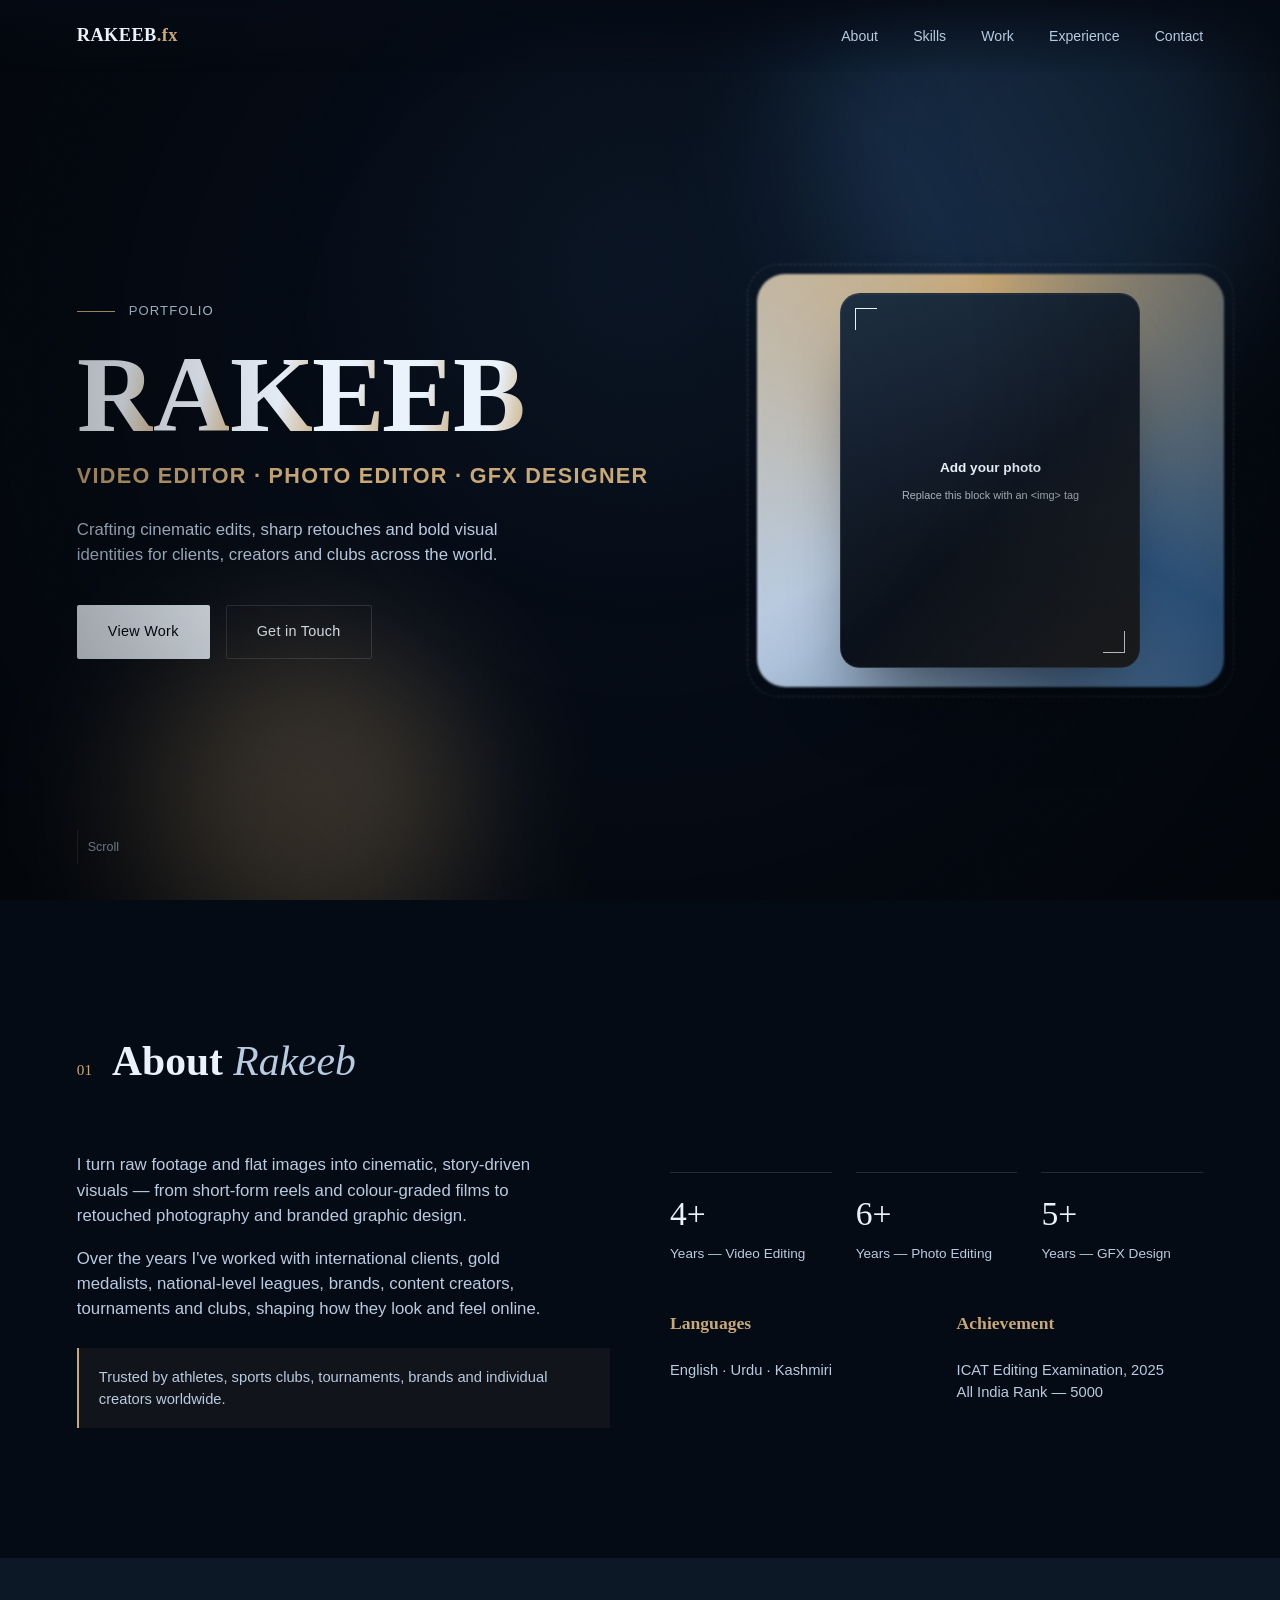
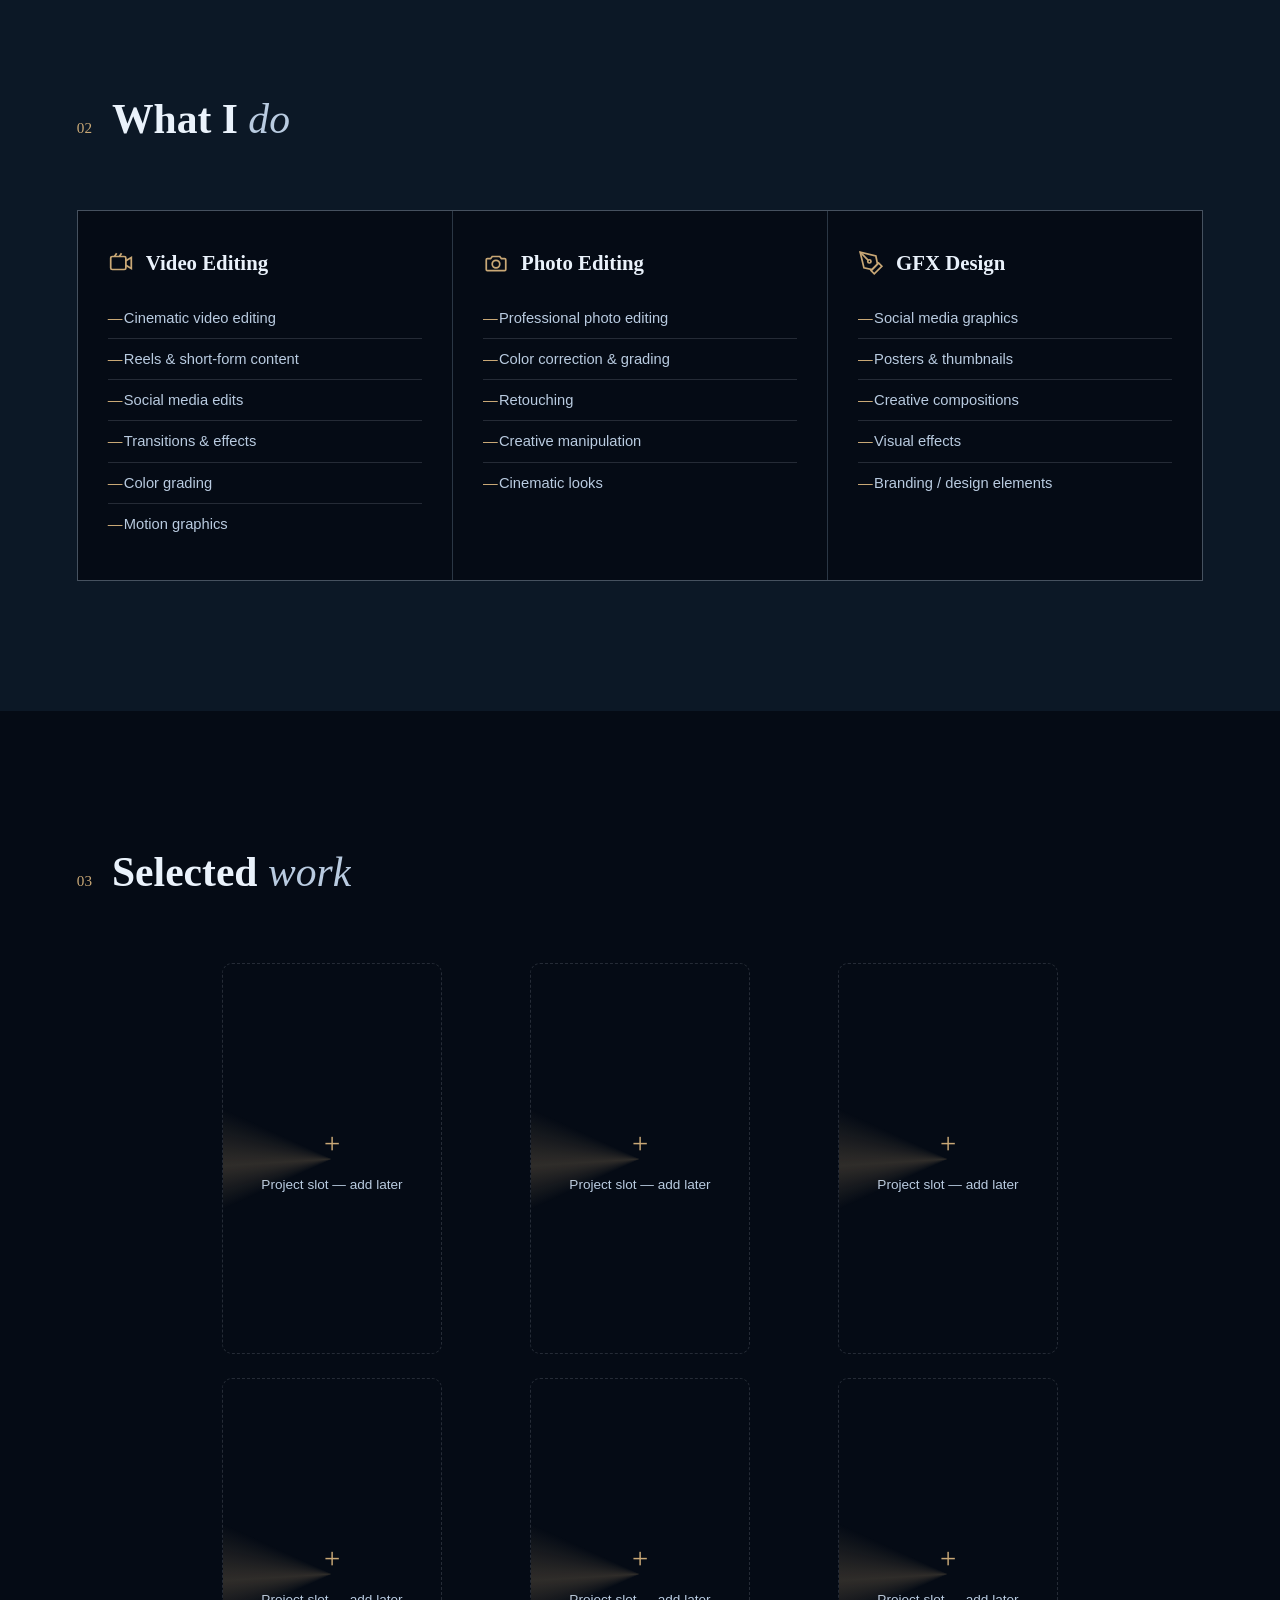
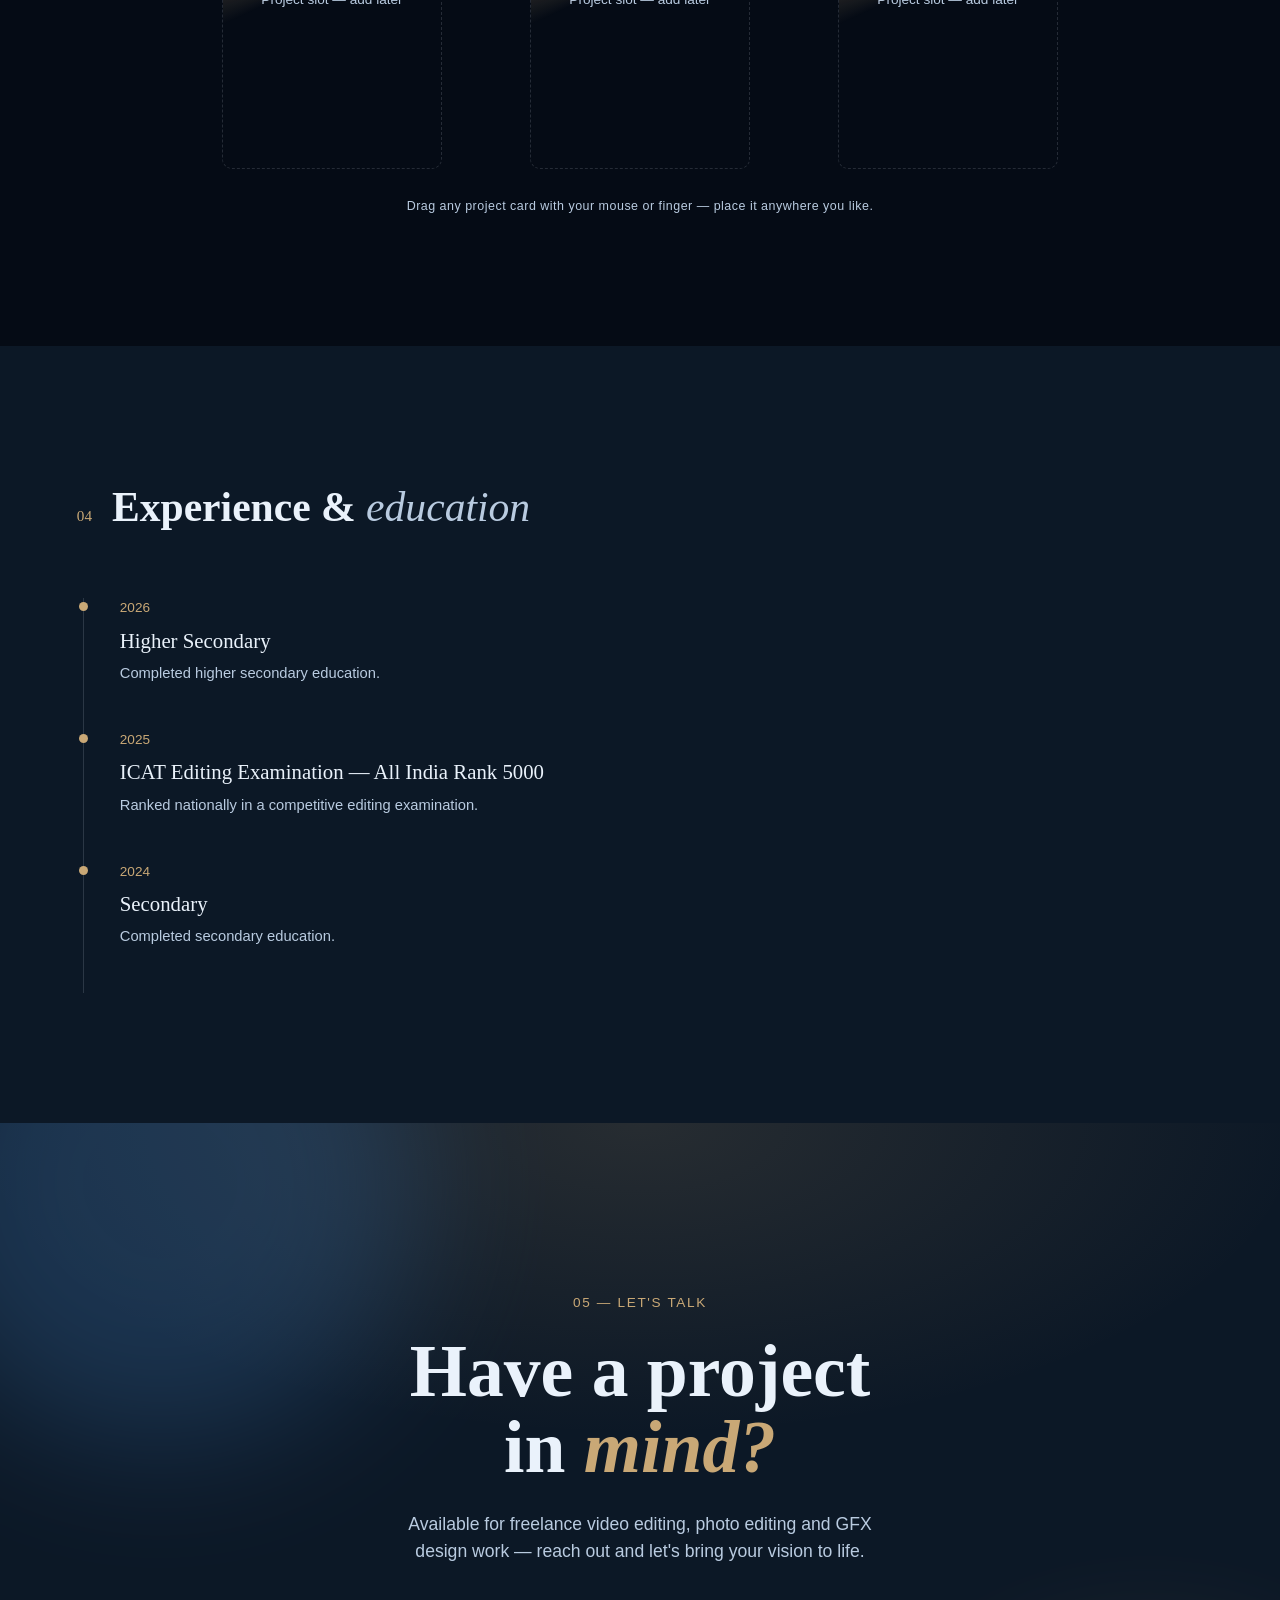
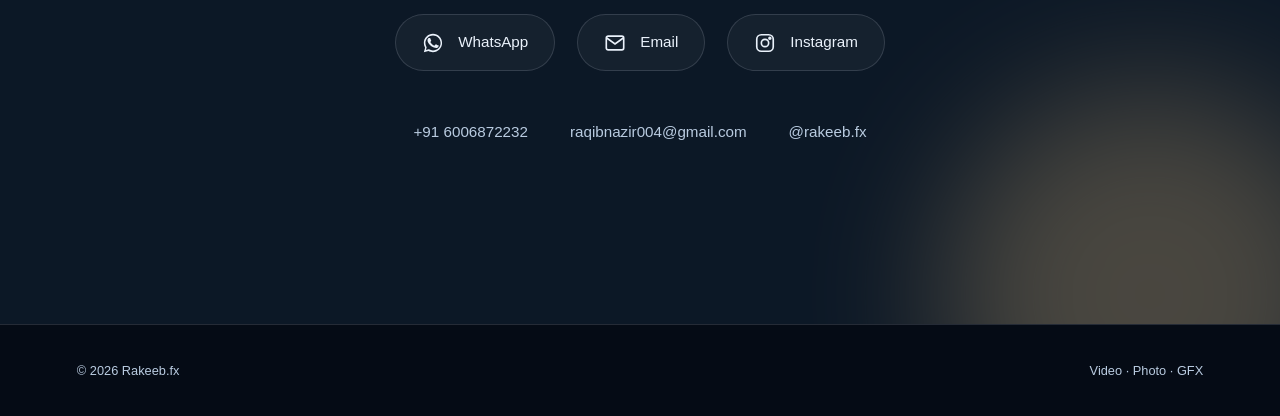
<file: index-projects-draggable.html>
<!DOCTYPE html>
<html lang="en">
<head>
<meta charset="UTF-8">
<meta name="viewport" content="width=device-width, initial-scale=1.0">
<title>Rakeeb — Video Editor · Photo Editor · GFX Designer</title>
<style>
  :root{
    --prussian:#0B2545;
    --sailor:#3A6EA5;
    --alice:#EAF2FB;
    --alice-dim:#B9CBE0;
    --gold:#C9A876;
    --gold-dim:#8f7a53;
    --ink:#050B15;
    --ink-2:#0C1826;
    --line:rgba(234,242,251,0.14);
    --serif:'Fraunces', Georgia, serif;
    --sans:'Inter', -apple-system, sans-serif;
  }
  @font-face{font-family:'Fraunces';src:local('Georgia');}
  *{box-sizing:border-box; margin:0; padding:0;}
  html{scroll-behavior:smooth;}
  body{
    background:var(--ink);
    color:var(--alice);
    font-family:var(--sans);
    overflow-x:hidden;
    line-height:1.5;
  }
  ::selection{background:var(--gold); color:var(--ink);}

  .grain{
    position:fixed; inset:0; pointer-events:none; z-index:40;
    background-image:url("data:image/svg+xml,%3Csvg xmlns='http://www.w3.org/2000/svg' width='120' height='120'%3E%3Cfilter id='n'%3E%3CfeTurbulence type='fractalNoise' baseFrequency='0.9' numOctaves='2' stitchTiles='stitch'/%3E%3C/filter%3E%3Crect width='100%25' height='100%25' filter='url(%23n)' opacity='0.035'/%3E%3C/svg%3E");
    mix-blend-mode:overlay;
  }
  .vignette{
    position:fixed; inset:0; pointer-events:none; z-index:39;
    background:radial-gradient(circle at 50% 40%, transparent 40%, rgba(0,0,0,0.55) 100%);
  }
  .spotlight{
    position:fixed; inset:0; pointer-events:none; z-index:2;
    background:radial-gradient(600px circle at var(--mx,50%) var(--my,30%), rgba(58,110,165,0.10), transparent 60%);
    transition:background .1s;
  }
  .progress{position:fixed; top:0; left:0; height:2px; background:linear-gradient(90deg,var(--sailor),var(--gold)); width:0%; z-index:60; transition:width .1s;}

  /* intro curtain */
  .curtain{position:fixed; inset:0; z-index:80; display:flex; pointer-events:none;}
  .curtain div{flex:1; background:var(--ink);}
  .curtain div:first-child{animation:curtainL .9s .1s cubic-bezier(.77,0,.18,1) forwards;}
  .curtain div:last-child{animation:curtainR .9s .1s cubic-bezier(.77,0,.18,1) forwards;}
  @keyframes curtainL{to{transform:translateX(-100%);}}
  @keyframes curtainR{to{transform:translateX(100%);}}

  nav{
    position:fixed; top:0; left:0; right:0; z-index:50;
    display:flex; justify-content:space-between; align-items:center;
    padding:22px 6vw;
    backdrop-filter:blur(10px);
    background:linear-gradient(to bottom, rgba(5,11,21,0.85), transparent);
    opacity:0; animation:rise .8s .9s forwards;
  }
  .logo{font-family:var(--serif); font-size:1.15rem; letter-spacing:0.02em; font-weight:600; color:var(--alice);}
  .logo span{color:var(--gold);}
  nav ul{list-style:none; display:flex; gap:2.2rem;}
  nav a{color:var(--alice-dim); text-decoration:none; font-size:0.88rem; position:relative; padding-bottom:4px;}
  nav a::after{content:''; position:absolute; left:0; bottom:0; width:0%; height:1px; background:var(--gold); transition:width .35s ease;}
  nav a:hover{color:var(--alice);}
  nav a:hover::after{width:100%;}

  .blob{position:absolute; border-radius:50%; filter:blur(70px); opacity:0.32; pointer-events:none; z-index:0;}
  @keyframes float1{0%,100%{transform:translate(0,0) scale(1);} 50%{transform:translate(30px,-40px) scale(1.1);}}
  @keyframes float2{0%,100%{transform:translate(0,0) scale(1);} 50%{transform:translate(-40px,30px) scale(1.15);}}
  @keyframes float3{0%,100%{transform:translate(0,0);} 50%{transform:translate(20px,20px);}}

  .hero{
    position:relative; min-height:100vh; display:flex; align-items:center;
    padding:0 6vw; background:var(--ink); overflow:hidden;
  }
  .hero .blob-a{width:480px; height:480px; background:var(--sailor); top:-100px; right:0; animation:float1 12s ease-in-out infinite;}
  .hero .blob-b{width:340px; height:340px; background:var(--gold); bottom:-80px; left:10%; animation:float2 14s ease-in-out infinite;}

  .hero-grid{
    position:relative; z-index:2;
    display:grid; grid-template-columns:1.2fr 0.8fr; gap:5vw; align-items:center; width:100%;
    padding-top:60px;
  }
  .eyebrow-row{display:flex; align-items:center; gap:14px; margin-bottom:22px; opacity:0; animation:rise .9s 1.1s forwards;}
  .eyebrow-line{width:38px; height:1px; background:var(--gold);}
  .eyebrow-row span{font-size:0.82rem; color:var(--alice-dim); letter-spacing:0.08em; text-transform:uppercase;}

  .hero-name{
    font-family:var(--serif); font-weight:700;
    font-size:clamp(3.4rem, 8.5vw, 7.6rem); line-height:0.95; letter-spacing:-0.02em;
    display:flex; overflow:hidden;
  }
  .hero-name .letter{
    display:inline-block;
    background:linear-gradient(100deg, var(--alice) 30%, var(--gold) 55%, var(--alice) 80%);
    background-size:220% auto; -webkit-background-clip:text; background-clip:text; color:transparent;
    opacity:0; transform:translateY(110%) rotate(8deg);
    animation:letterIn .9s cubic-bezier(.2,.8,.2,1) forwards, shine 7s linear infinite 2.6s;
  }
  @keyframes letterIn{to{opacity:1; transform:translateY(0) rotate(0deg);}}
  @keyframes shine{to{background-position:-220% center;}}

  .hero-role{
    font-family:var(--sans); font-size:clamp(1rem,2vw,1.35rem); letter-spacing:0.06em; text-transform:uppercase;
    color:var(--gold); margin-top:14px; font-weight:600;
    opacity:0; animation:rise 1s 1.6s forwards;
  }
  .hero-sub{
    max-width:480px; margin-top:24px; color:var(--alice-dim); font-size:1.05rem;
    opacity:0; animation:rise 1s 1.75s forwards;
  }
  .hero-cta{margin-top:38px; display:flex; gap:16px; flex-wrap:wrap; opacity:0; animation:rise 1s 1.9s forwards;}
  .btn{
    position:relative; overflow:hidden;
    padding:15px 30px; border-radius:2px; font-size:0.9rem; text-decoration:none;
    transition:transform .3s, box-shadow .3s; letter-spacing:0.02em; border:1px solid transparent;
    display:inline-block;
  }
  .btn-solid{background:var(--alice); color:var(--ink);}
  .btn-solid:hover{transform:translateY(-3px); box-shadow:0 14px 30px -8px rgba(201,168,118,0.5);}
  .btn-ghost{border-color:var(--line); color:var(--alice);}
  .btn-ghost:hover{transform:translateY(-3px); border-color:var(--gold); background:rgba(201,168,118,0.1);}
  .btn::before{content:''; position:absolute; top:0; left:-120%; width:60%; height:100%; background:linear-gradient(120deg, transparent, rgba(255,255,255,0.35), transparent); transform:skewX(-20deg);}
  .btn:hover::before{animation:sweep .8s ease;}
  @keyframes sweep{to{left:140%;}}

  /* portrait assembling from fragments */
  .portrait-wrap{
    position:relative; display:flex; align-items:center; justify-content:center;
    opacity:0; animation:portraitIn 1.1s 1.3s cubic-bezier(.2,.7,.2,1) forwards, bob 5s ease-in-out infinite 3s;
  }
  @keyframes portraitIn{0%{opacity:0; transform:scale(.4) rotate(-25deg); filter:blur(14px);} 100%{opacity:1; transform:scale(1) rotate(0deg); filter:blur(0);}}
  @keyframes bob{0%,100%{transform:translateY(0);} 50%{transform:translateY(-14px);}}
  .shard{position:absolute; border-radius:50%; z-index:1; opacity:0;}
  .shard1{width:60px; height:60px; background:var(--sailor); top:-40px; left:-60px; animation:shard1move 1.1s 1.15s cubic-bezier(.2,.8,.2,1) forwards;}
  .shard2{width:40px; height:40px; background:var(--gold); bottom:-20px; right:-50px; animation:shard2move 1.1s 1.25s cubic-bezier(.2,.8,.2,1) forwards;}
  .shard3{width:26px; height:26px; background:var(--alice); top:50%; right:-70px; animation:shard3move 1.1s 1.35s cubic-bezier(.2,.8,.2,1) forwards;}
  @keyframes shard1move{0%{opacity:.9; transform:translate(-120px,-140px) rotate(-60deg) scale(1.6);} 100%{opacity:0; transform:translate(0,0) rotate(0) scale(.3);}}
  @keyframes shard2move{0%{opacity:.9; transform:translate(140px,120px) rotate(80deg) scale(1.6);} 100%{opacity:0; transform:translate(0,0) rotate(0) scale(.3);}}
  @keyframes shard3move{0%{opacity:.9; transform:translate(150px,-40px) rotate(40deg) scale(1.4);} 100%{opacity:0; transform:translate(0,0) rotate(0) scale(.3);}}

  .ring{
    position:absolute; width:110%; height:110%; border-radius:28px;
    background:conic-gradient(from 0deg, var(--gold), var(--sailor), var(--alice-dim), var(--gold));
    animation:spin 8s linear infinite;
    filter:blur(1px);
  }
  .ring::after{content:''; position:absolute; inset:-10px; border-radius:32px; border:1px dashed rgba(234,242,251,0.2);}
  @keyframes spin{to{transform:rotate(360deg);}}
  .portrait{
    position:relative; width:min(300px,68vw); aspect-ratio:4/5; border-radius:20px;
    background:
      linear-gradient(160deg, rgba(234,242,251,0.06), rgba(234,242,251,0.01)),
      linear-gradient(200deg, var(--ink-2), var(--ink) 70%);
    border:1px solid rgba(234,242,251,0.12);
    backdrop-filter:blur(6px);
    display:flex; align-items:center; justify-content:center;
    overflow:hidden; z-index:2;
    box-shadow:0 40px 70px -25px rgba(0,0,0,0.6), inset 0 1px 0 rgba(255,255,255,0.05);
    transition:transform .4s ease;
    animation:breathe 4s ease-in-out infinite, glowPulse 3s ease-in-out infinite;
  }
  @keyframes breathe{0%,100%{transform:scale(1);} 50%{transform:scale(1.02);}}
  @keyframes glowPulse{0%,100%{box-shadow:0 40px 70px -25px rgba(0,0,0,0.6), 0 0 0px rgba(201,168,118,0);} 50%{box-shadow:0 40px 70px -25px rgba(0,0,0,0.6), 0 0 35px rgba(201,168,118,0.35);}}
  .portrait::before{
    content:''; position:absolute; inset:0;
    background:linear-gradient(135deg, rgba(58,110,165,0.16), transparent 55%, rgba(201,168,118,0.14));
    pointer-events:none;
  }
  .frame-corner{position:absolute; width:22px; height:22px; z-index:3; border-color:var(--gold);}
  .fc-tl{top:14px; left:14px; border-top:1.5px solid; border-left:1.5px solid;}
  .fc-br{bottom:14px; right:14px; border-bottom:1.5px solid; border-right:1.5px solid;}
  .portrait-wrap:hover .portrait{transform:translateY(-6px);}
  .portrait-wrap:hover .ring{animation-duration:2.5s;}
  .portrait img{width:100%; height:100%; object-fit:cover; display:block; transition:transform .5s ease;}
  .portrait-wrap:hover .portrait img{transform:scale(1.06);}
  .portrait-label{color:var(--alice); font-size:0.85rem; text-align:center; z-index:2; padding:16px; font-weight:600;}
  .portrait-label small{display:block; margin-top:8px; font-size:0.68rem; opacity:0.7; font-weight:400;}

  @keyframes rise{from{opacity:0; transform:translateY(26px);} to{opacity:1; transform:translateY(0);}}

  .scroll-cue{
    position:absolute; bottom:36px; left:6vw; display:flex; align-items:center; gap:10px; z-index:2;
    color:var(--alice-dim); font-size:0.78rem; opacity:0; animation:rise 1s 2.2s forwards;
  }
  .scroll-cue .bar{width:1px; height:34px; background:var(--line); position:relative; overflow:hidden;}
  .scroll-cue .bar::after{content:''; position:absolute; top:-100%; left:0; width:100%; height:100%; background:var(--gold); animation:scrollbar 1.8s infinite;}
  @keyframes scrollbar{50%{top:0;} 100%{top:100%;}}

  section{padding:130px 6vw; position:relative;}
  .section-head{display:flex; align-items:baseline; gap:20px; margin-bottom:60px;}
  .section-num{font-family:var(--serif); font-size:0.95rem; color:var(--gold);}
  .title-mask{overflow:hidden; display:inline-block; position:relative;}
  .section-title{font-family:var(--serif); font-size:clamp(1.8rem,3.4vw,2.6rem); font-weight:600; color:var(--alice); position:relative; display:inline-block; transform:translateY(100%); transition:transform .9s cubic-bezier(.2,.8,.2,1);}
  .section-head.in .section-title{transform:translateY(0);}
  .section-title em{font-style:italic; color:var(--alice-dim); font-weight:400;}
  .curtain-wipe{position:absolute; inset:0; background:var(--gold); transform:scaleX(0); transform-origin:left; z-index:3;}
  .section-head.in .curtain-wipe{animation:wipe 1s cubic-bezier(.6,0,.2,1) forwards;}
  @keyframes wipe{0%{transform:scaleX(0); transform-origin:left;} 45%{transform:scaleX(1); transform-origin:left;} 55%{transform-origin:right;} 100%{transform:scaleX(0); transform-origin:right;}}

  .reveal{opacity:0; transform:translateY(34px); transition:opacity .8s ease, transform .8s ease;}
  .reveal.in{opacity:1; transform:translateY(0);}
  .stagger > *{opacity:0; transform:translateY(24px) scale(.96); transition:opacity .6s ease, transform .6s ease;}
  .stagger.in > *{opacity:1; transform:translateY(0) scale(1);}
  .stagger.in > *:nth-child(1){transition-delay:.05s;}
  .stagger.in > *:nth-child(2){transition-delay:.15s;}
  .stagger.in > *:nth-child(3){transition-delay:.25s;}
  .stagger.in > *:nth-child(4){transition-delay:.35s;}
  .stagger.in > *:nth-child(5){transition-delay:.45s;}
  .stagger.in > *:nth-child(6){transition-delay:.55s;}

  .project-grid.stagger > *{opacity:0; transition:opacity .8s ease, transform .8s ease;}
  .project-grid.stagger.in > *{opacity:1; transform:translate(0,0) rotate(0deg) scale(1) !important;}
  .project-grid.stagger > *:nth-child(1){transform:translate(-90px,-50px) rotate(-8deg) scale(.85);}
  .project-grid.stagger > *:nth-child(2){transform:translate(0,-110px) rotate(6deg) scale(.85);}
  .project-grid.stagger > *:nth-child(3){transform:translate(90px,-50px) rotate(-6deg) scale(.85);}
  .project-grid.stagger > *:nth-child(4){transform:translate(-90px,60px) rotate(7deg) scale(.85);}
  .project-grid.stagger > *:nth-child(5){transform:translate(0,110px) rotate(-5deg) scale(.85);}
  .project-grid.stagger > *:nth-child(6){transform:translate(90px,60px) rotate(8deg) scale(.85);}
  .project-grid.stagger.in > *:nth-child(1){transition-delay:.05s;}
  .project-grid.stagger.in > *:nth-child(2){transition-delay:.18s;}
  .project-grid.stagger.in > *:nth-child(3){transition-delay:.31s;}
  .project-grid.stagger.in > *:nth-child(4){transition-delay:.44s;}
  .project-grid.stagger.in > *:nth-child(5){transition-delay:.57s;}
  .project-grid.stagger.in > *:nth-child(6){transition-delay:.7s;}

  .about-grid{display:grid; grid-template-columns:1fr 1fr; gap:60px;}
  .about-text p{color:var(--alice-dim); font-size:1.05rem; margin-bottom:18px; max-width:52ch;}
  .stat-row{display:grid; grid-template-columns:repeat(3,1fr); gap:24px; margin-top:20px;}
  .stat{border-top:1px solid var(--line); padding-top:16px; transition:border-color .3s;}
  .stat:hover{border-color:var(--gold);}
  .stat .num{font-family:var(--serif); font-size:2.1rem; color:var(--alice);}
  .stat .lbl{color:var(--alice-dim); font-size:0.85rem; margin-top:4px;}
  .clients-note{margin-top:26px; padding:18px 20px; border-left:2px solid var(--gold); background:rgba(201,168,118,0.06); color:var(--alice-dim); font-size:0.92rem; transition:background .3s;}
  .clients-note:hover{background:rgba(201,168,118,0.13);}

  .skill-cols{display:grid; grid-template-columns:repeat(3,1fr); gap:1px; background:var(--line); border:1px solid var(--line);}
  .skill-col{background:var(--ink); padding:36px 30px; transition:background .35s, transform .35s;}
  .skill-col:hover{background:var(--ink-2); transform:translateY(-6px);}
  .skill-col h3{font-family:var(--serif); font-size:1.3rem; margin-bottom:20px; color:var(--alice); display:flex; align-items:center; gap:12px;}
  .skill-col h3 svg{width:26px; height:26px; color:var(--gold); flex-shrink:0;}
  .skill-col ul{list-style:none;}
  .skill-col li{color:var(--alice-dim); font-size:0.92rem; padding:9px 0; border-top:1px solid var(--line); position:relative; padding-left:16px; transition:color .25s, padding-left .25s;}
  .skill-col li:first-child{border-top:none;}
  .skill-col li::before{content:'—'; position:absolute; left:0; color:var(--gold);}
  .skill-col li:hover{color:var(--alice); padding-left:22px;}

  .project-grid{
    display:grid; grid-template-columns:repeat(3,1fr); gap:24px; max-width:900px; margin:0 auto;
    perspective:1200px;
  }
  .project-card{
    aspect-ratio:9/16; max-width:220px; margin:0 auto; width:100%; border:1px dashed var(--line); border-radius:10px;
    display:flex; flex-direction:column; align-items:center; justify-content:center; gap:10px;
    color:var(--alice-dim); font-size:0.85rem; position:relative; overflow:hidden;
    cursor:grab; user-select:none; -webkit-user-select:none; touch-action:none;
    will-change:transform; transform:translateZ(0);
    transition:border-color .3s, background .3s, box-shadow .35s, filter .35s;
  }
  .project-card::before{
    content:''; position:absolute; inset:-60%; pointer-events:none;
    background:conic-gradient(from 0deg, transparent 0 68%, rgba(201,168,118,.22) 74%, transparent 82%);
    animation:projectSweep 5s linear infinite;
  }
  .project-card::after{
    content:''; position:absolute; inset:0; pointer-events:none;
    background:linear-gradient(135deg, rgba(234,242,251,.08), transparent 42%, rgba(201,168,118,.08));
    opacity:0; transition:opacity .35s;
  }
  .project-card:hover{
    border-color:var(--gold); background:rgba(201,168,118,0.08);
    box-shadow:0 24px 50px -18px rgba(201,168,118,0.45), 0 0 28px rgba(58,110,165,.16);
    filter:saturate(1.12); transform:translateY(-7px) rotateX(2deg) !important;
  }
  .project-card:active{cursor:grabbing;}
  .project-card.dragging{
    z-index:30 !important; cursor:grabbing; transition:none !important;
    box-shadow:0 35px 70px -18px rgba(0,0,0,.75), 0 0 35px rgba(201,168,118,.28);
    filter:saturate(1.18) brightness(1.06);
  }
  .project-card video, .project-card img{width:100%; height:100%; object-fit:cover; display:block;}
  .plus{font-size:1.8rem; color:var(--gold); font-family:var(--serif); transition:transform .35s, opacity .35s;}
  .project-card:hover .plus{transform:rotate(90deg) scale(1.15);}
  .project-card:hover::after{opacity:1;}
  @keyframes projectSweep{to{transform:rotate(360deg);}}
  @keyframes projectGlow{
    0%,100%{box-shadow:0 0 0 rgba(201,168,118,0);}
    50%{box-shadow:0 0 24px rgba(201,168,118,.16);}
  }
  .project-card.project-animated{animation:projectGlow 3.5s ease-in-out infinite;}
  .project-card.project-animated:nth-child(2){animation-delay:.35s;}
  .project-card.project-animated:nth-child(3){animation-delay:.7s;}
  .project-card.project-animated:nth-child(4){animation-delay:1.05s;}
  .project-card.project-animated:nth-child(5){animation-delay:1.4s;}
  .project-card.project-animated:nth-child(6){animation-delay:1.75s;}
  .drag-hint{
    text-align:center; margin:28px auto 0; color:var(--alice-dim); font-size:.78rem; opacity:.65;
    letter-spacing:.04em;
  }

  .timeline{border-left:1px solid var(--line); margin-left:6px;}
  .t-item{position:relative; padding:0 0 46px 36px;}
  .t-item::before{content:''; position:absolute; left:-5px; top:4px; width:9px; height:9px; border-radius:50%; background:var(--gold); box-shadow:0 0 0 0 rgba(201,168,118,0.6); animation:tpulse 2.4s infinite;}
  @keyframes tpulse{0%{box-shadow:0 0 0 0 rgba(201,168,118,0.5);} 70%{box-shadow:0 0 0 10px rgba(201,168,118,0);} 100%{box-shadow:0 0 0 0 rgba(201,168,118,0);}}
  .t-year{color:var(--gold); font-size:0.85rem; margin-bottom:6px;}
  .t-title{font-family:var(--serif); font-size:1.3rem; color:var(--alice); margin-bottom:6px;}
  .t-desc{color:var(--alice-dim); font-size:0.92rem; max-width:60ch;}

  .info-row{display:grid; grid-template-columns:repeat(3,1fr); gap:40px;}
  .info-block h4{font-family:var(--serif); font-size:1.1rem; margin-bottom:16px; color:var(--gold);}
  .info-block p, .info-block li{color:var(--alice-dim); font-size:0.92rem; list-style:none; padding:6px 0;}

  .contact-section{
    position:relative; padding:170px 6vw; overflow:hidden;
    background:radial-gradient(ellipse 80% 60% at 50% 0%, rgba(201,168,118,0.14), transparent 65%), var(--ink-2);
  }
  .contact-section .blob-c{width:520px; height:520px; background:var(--sailor); top:-200px; left:-100px; animation:float3 10s ease-in-out infinite;}
  .contact-section .blob-d{width:420px; height:420px; background:var(--gold); bottom:-180px; right:-80px; animation:float1 13s ease-in-out infinite;}
  .contact-wrap{position:relative; z-index:2; text-align:center; max-width:800px; margin:0 auto;}
  .contact-eyebrow{color:var(--gold); letter-spacing:0.12em; text-transform:uppercase; font-size:0.85rem; margin-bottom:20px; opacity:0;}
  .contact-title{font-family:var(--serif); font-size:clamp(2.6rem,7vw,4.6rem); line-height:1.03; margin-bottom:26px; opacity:0;}
  .contact-title em{color:var(--gold); font-style:italic;}
  .contact-desc{color:var(--alice-dim); font-size:1.1rem; max-width:52ch; margin:0 auto; opacity:0;}
  .contact-cta{margin-top:50px; opacity:0; display:flex; justify-content:center; gap:22px; flex-wrap:wrap;}
  .icon-btn{
    display:flex; align-items:center; gap:14px;
    padding:16px 26px; border-radius:50px; text-decoration:none;
    background:rgba(234,242,251,0.04); border:1px solid var(--line);
    color:var(--alice); font-size:0.95rem; font-weight:500;
    transition:transform .35s, border-color .35s, background .35s, box-shadow .35s;
    position:relative; overflow:hidden;
  }
  .icon-btn svg{width:22px; height:22px; flex-shrink:0; position:relative; z-index:2;}
  .icon-btn span{position:relative; z-index:2;}
  .icon-btn::before{content:''; position:absolute; inset:0; border-radius:50px; opacity:0; background:linear-gradient(100deg,var(--sailor),var(--gold)); transition:opacity .35s;}
  .icon-btn:hover{transform:translateY(-5px); border-color:transparent; box-shadow:0 18px 34px -14px rgba(201,168,118,0.5);}
  .icon-btn:hover::before{opacity:1;}
  .icon-btn.whatsapp{animation:btnpop 2.6s ease-in-out infinite;}
  @keyframes btnpop{0%,100%{box-shadow:0 0 0 0 rgba(201,168,118,0.35);} 50%{box-shadow:0 0 0 10px rgba(201,168,118,0);}}
  .contact-links{display:flex; justify-content:center; gap:34px; flex-wrap:wrap; margin-top:40px; opacity:0;}
  .contact-links a{color:var(--alice-dim); text-decoration:none; font-size:0.95rem; padding:10px 4px; position:relative;}
  .contact-links a::after{content:''; position:absolute; left:0; bottom:0; width:0%; height:1px; background:var(--gold); transition:width .35s ease;}
  .contact-links a:hover{color:var(--alice);}
  .contact-links a:hover::after{width:100%;}
  .contact-wrap .fade-in{animation:rise 1s forwards;}
  .contact-eyebrow.fade-in{animation-delay:.05s;}
  .contact-title.fade-in{animation-delay:.15s;}
  .contact-desc.fade-in{animation-delay:.3s;}
  .contact-cta.fade-in{animation-delay:.45s;}
  .contact-links.fade-in{animation-delay:.6s;}

  footer{padding:36px 6vw; border-top:1px solid var(--line); display:flex; justify-content:space-between; color:var(--alice-dim); font-size:0.8rem;}

  @media(max-width:860px){
    .hero-grid, .about-grid{grid-template-columns:1fr;}
    .portrait-wrap{order:-1; margin:0 auto 20px;}
    .skill-cols, .project-grid, .info-row{grid-template-columns:1fr;}
    nav ul{display:none;}
    section{padding:90px 6vw;}
    .contact-section{padding:110px 6vw;}
  }
  @media (prefers-reduced-motion: reduce){
    *{animation:none !important; transition:none !important;}
    .section-title{transform:none;}
  }
</style>
</head>
<body>

<div class="curtain"><div></div><div></div></div>
<div class="progress" id="progress"></div>
<div class="grain"></div>
<div class="vignette"></div>
<div class="spotlight" id="spotlight"></div>

<nav>
  <div class="logo">RAKEEB<span>.fx</span></div>
  <ul>
    <li><a href="#about">About</a></li>
    <li><a href="#skills">Skills</a></li>
    <li><a href="#work">Work</a></li>
    <li><a href="#experience">Experience</a></li>
    <li><a href="#contact">Contact</a></li>
  </ul>
</nav>

<section class="hero">
  <div class="blob blob-a" data-depth="30"></div>
  <div class="blob blob-b" data-depth="18"></div>
  <div class="hero-grid">
    <div>
      <div class="eyebrow-row"><div class="eyebrow-line"></div><span>Portfolio</span></div>
      <h1 class="hero-name" id="heroName"></h1>
      <div class="hero-role">Video Editor · Photo Editor · GFX Designer</div>
      <p class="hero-sub">Crafting cinematic edits, sharp retouches and bold visual identities for clients, creators and clubs across the world.</p>
      <div class="hero-cta">
        <a href="#work" class="btn btn-solid">View Work</a>
        <a href="#contact" class="btn btn-ghost">Get in Touch</a>
      </div>
    </div>
    <div class="portrait-wrap">
      <span class="shard shard1"></span>
      <span class="shard shard2"></span>
      <span class="shard shard3"></span>
      <div class="ring"></div>
      <div class="portrait">
        <div class="frame-corner fc-tl"></div>
        <div class="frame-corner fc-br"></div>
        <div class="portrait-label">Add your photo<br><small>Replace this block with an &lt;img&gt; tag</small></div>
      </div>
    </div>
  </div>
  <div class="scroll-cue"><div class="bar"></div><span>Scroll</span></div>
</section>

<section id="about">
  <div class="section-head reveal"><span class="section-num">01</span><div class="title-mask"><h2 class="section-title">About <em>Rakeeb</em></h2><div class="curtain-wipe"></div></div></div>
  <div class="about-grid">
    <div class="about-text reveal">
      <p>I turn raw footage and flat images into cinematic, story-driven visuals — from short-form reels and colour-graded films to retouched photography and branded graphic design.</p>
      <p>Over the years I've worked with international clients, gold medalists, national-level leagues, brands, content creators, tournaments and clubs, shaping how they look and feel online.</p>
      <div class="clients-note">Trusted by athletes, sports clubs, tournaments, brands and individual creators worldwide.</div>
    </div>
    <div class="reveal">
      <div class="stat-row">
        <div class="stat"><div class="num">4+</div><div class="lbl">Years — Video Editing</div></div>
        <div class="stat"><div class="num">6+</div><div class="lbl">Years — Photo Editing</div></div>
        <div class="stat"><div class="num">5+</div><div class="lbl">Years — GFX Design</div></div>
      </div>
      <div class="info-row" style="margin-top:46px; grid-template-columns:1fr 1fr;">
        <div class="info-block">
          <h4>Languages</h4>
          <p>English · Urdu · Kashmiri</p>
        </div>
        <div class="info-block">
          <h4>Achievement</h4>
          <p>ICAT Editing Examination, 2025<br>All India Rank — 5000</p>
        </div>
      </div>
    </div>
  </div>
</section>

<section id="skills" style="background:var(--ink-2);">
  <div class="section-head reveal"><span class="section-num">02</span><div class="title-mask"><h2 class="section-title">What I <em>do</em></h2><div class="curtain-wipe"></div></div></div>
  <div class="skill-cols stagger">
    <div class="skill-col">
      <h3><svg viewBox="0 0 24 24" fill="none" stroke="currentColor" stroke-width="1.6"><rect x="2.5" y="6" width="14" height="12" rx="1.5"/><path d="M16.5 10l5-3v10l-5-3"/><path d="M6 6l2-3M10.5 6l2-3"/></svg>Video Editing</h3>
      <ul>
        <li>Cinematic video editing</li>
        <li>Reels & short-form content</li>
        <li>Social media edits</li>
        <li>Transitions & effects</li>
        <li>Color grading</li>
        <li>Motion graphics</li>
      </ul>
    </div>
    <div class="skill-col">
      <h3><svg viewBox="0 0 24 24" fill="none" stroke="currentColor" stroke-width="1.6"><path d="M4 8h3l1.5-2h7L17 8h3a1 1 0 011 1v9a1 1 0 01-1 1H4a1 1 0 01-1-1V9a1 1 0 011-1z"/><circle cx="12" cy="13" r="3.5"/></svg>Photo Editing</h3>
      <ul>
        <li>Professional photo editing</li>
        <li>Color correction & grading</li>
        <li>Retouching</li>
        <li>Creative manipulation</li>
        <li>Cinematic looks</li>
      </ul>
    </div>
    <div class="skill-col">
      <h3><svg viewBox="0 0 24 24" fill="none" stroke="currentColor" stroke-width="1.6"><path d="M12 19l7-7 3 3-7 7-3-3z"/><path d="M18 13l-1.5-7.5L2 2l3.5 14.5L13 18l5-5z"/><path d="M2 2l7.5 7.5"/><circle cx="10.5" cy="10.5" r="1.5"/></svg>GFX Design</h3>
      <ul>
        <li>Social media graphics</li>
        <li>Posters & thumbnails</li>
        <li>Creative compositions</li>
        <li>Visual effects</li>
        <li>Branding / design elements</li>
      </ul>
    </div>
  </div>
</section>

<section id="work">
  <div class="section-head reveal"><span class="section-num">03</span><div class="title-mask"><h2 class="section-title">Selected <em>work</em></h2><div class="curtain-wipe"></div></div></div>
  <div class="project-grid stagger">
    <div class="project-card project-animated"><div class="plus">+</div>Project slot — add later</div>
    <div class="project-card project-animated"><div class="plus">+</div>Project slot — add later</div>
    <div class="project-card project-animated"><div class="plus">+</div>Project slot — add later</div>
    <div class="project-card project-animated"><div class="plus">+</div>Project slot — add later</div>
    <div class="project-card project-animated"><div class="plus">+</div>Project slot — add later</div>
    <div class="project-card project-animated"><div class="plus">+</div>Project slot — add later</div>
  </div>
  <div class="drag-hint reveal">Drag any project card with your mouse or finger — place it anywhere you like.</div>
</section>

<section id="experience" style="background:var(--ink-2);">
  <div class="section-head reveal"><span class="section-num">04</span><div class="title-mask"><h2 class="section-title">Experience & <em>education</em></h2><div class="curtain-wipe"></div></div></div>
  <div class="timeline reveal">
    <div class="t-item">
      <div class="t-year">2026</div>
      <div class="t-title">Higher Secondary</div>
      <div class="t-desc">Completed higher secondary education.</div>
    </div>
    <div class="t-item">
      <div class="t-year">2025</div>
      <div class="t-title">ICAT Editing Examination — All India Rank 5000</div>
      <div class="t-desc">Ranked nationally in a competitive editing examination.</div>
    </div>
    <div class="t-item">
      <div class="t-year">2024</div>
      <div class="t-title">Secondary</div>
      <div class="t-desc">Completed secondary education.</div>
    </div>
  </div>
</section>

<section id="contact" class="contact-section">
  <div class="blob blob-c"></div>
  <div class="blob blob-d"></div>
  <div class="contact-wrap">
    <div class="contact-eyebrow">05 — Let's talk</div>
    <h2 class="contact-title">Have a project<br>in <em>mind?</em></h2>
    <p class="contact-desc">Available for freelance video editing, photo editing and GFX design work — reach out and let's bring your vision to life.</p>
    <div class="contact-cta">
      <a href="https://wa.me/916006872232" target="_blank" class="icon-btn whatsapp">
        <svg viewBox="0 0 24 24" fill="currentColor"><path d="M17.5 14.4c-.3-.1-1.7-.9-2-.9-.3-.1-.5-.1-.7.1-.2.3-.8.9-.9 1.1-.2.2-.3.2-.6.1-.3-.1-1.3-.5-2.4-1.5-.9-.8-1.5-1.8-1.7-2.1-.2-.3 0-.5.1-.6.1-.1.3-.3.4-.5.1-.1.2-.3.3-.4.1-.2 0-.4 0-.5 0-.1-.7-1.6-.9-2.2-.2-.5-.5-.5-.7-.5h-.6c-.2 0-.5.1-.8.4-.3.3-1 1-1 2.4s1.1 2.8 1.2 3c.1.2 2.1 3.2 5.1 4.4.7.3 1.3.5 1.7.6.7.2 1.4.2 1.9.1.6-.1 1.7-.7 2-1.4.2-.7.2-1.2.2-1.4-.1-.1-.3-.2-.6-.3z"/><path d="M12 2C6.5 2 2 6.5 2 12c0 1.9.5 3.6 1.4 5.1L2 22l5-1.3c1.4.8 3.1 1.3 4.9 1.3 5.5 0 10-4.5 10-10S17.5 2 12 2zm0 18.1c-1.6 0-3.1-.4-4.4-1.2l-.3-.2-3 .8.8-2.9-.2-.3C4.2 15 3.7 13.5 3.7 12c0-4.6 3.7-8.3 8.3-8.3s8.3 3.7 8.3 8.3-3.7 8.1-8.3 8.1z"/></svg>
        <span>WhatsApp</span>
      </a>
      <a href="mailto:raqibnazir004@gmail.com" class="icon-btn">
        <svg viewBox="0 0 24 24" fill="none" stroke="currentColor" stroke-width="1.8"><rect x="2.5" y="4.5" width="19" height="15" rx="2"/><path d="M3 6.5l9 6.5 9-6.5"/></svg>
        <span>Email</span>
      </a>
      <a href="https://instagram.com/rakeeb.fx" target="_blank" class="icon-btn">
        <svg viewBox="0 0 24 24" fill="none" stroke="currentColor" stroke-width="1.8"><rect x="3" y="3" width="18" height="18" rx="5"/><circle cx="12" cy="12" r="4"/><circle cx="17.3" cy="6.7" r="1"/></svg>
        <span>Instagram</span>
      </a>
    </div>
    <div class="contact-links">
      <a href="https://wa.me/916006872232" target="_blank">+91 6006872232</a>
      <a href="mailto:raqibnazir004@gmail.com">raqibnazir004@gmail.com</a>
      <a href="https://instagram.com/rakeeb.fx" target="_blank">@rakeeb.fx</a>
    </div>
  </div>
</section>

<footer>
  <span>© <span id="year"></span> Rakeeb.fx</span>
  <span>Video · Photo · GFX</span>
</footer>

<script>
  document.getElementById('year').textContent = new Date().getFullYear();

  // split hero name into animated letters
  const name = "RAKEEB";
  const heroName = document.getElementById('heroName');
  [...name].forEach((ch,i)=>{
    const s = document.createElement('span');
    s.className = 'letter';
    s.textContent = ch;
    s.style.animationDelay = (1.15 + i*0.08) + 's, ' + (1.15 + i*0.08 + 3) + 's';
    heroName.appendChild(s);
  });

  // scroll reveal
  const revealEls = document.querySelectorAll('.reveal, .stagger, .section-head');
  const obs = new IntersectionObserver((entries)=>{
    entries.forEach(e=>{
      if(e.isIntersecting){
        e.target.classList.add('in');
        if(e.target.classList.contains('project-grid')){
          e.target.querySelectorAll('.project-card').forEach(c=>c.classList.add('project-animated'));
        }
      }
    });
  }, {threshold:0.15});
  revealEls.forEach(el=>obs.observe(el));

  // contact fade-in on view
  const contactEls = document.querySelectorAll('.contact-wrap > *');
  const cObs = new IntersectionObserver((entries)=>{
    entries.forEach(e=>{ if(e.isIntersecting){ e.target.classList.add('fade-in'); } });
  }, {threshold:0.3});
  contactEls.forEach(el=>cObs.observe(el));

  // scroll progress + parallax blobs
  const depthEls = document.querySelectorAll('[data-depth]');
  window.addEventListener('scroll', ()=>{
    const h = document.documentElement;
    const pct = (h.scrollTop) / (h.scrollHeight - h.clientHeight) * 100;
    document.getElementById('progress').style.width = pct + '%';
    depthEls.forEach(el=>{
      const depth = el.dataset.depth;
      el.style.transform = `translateY(${h.scrollTop / depth}px)`;
    });
  });

  // cursor spotlight
  window.addEventListener('mousemove', (e)=>{
    document.documentElement.style.setProperty('--mx', e.clientX + 'px');
    document.documentElement.style.setProperty('--my', e.clientY + 'px');
  });

  // 3D tilt on the portrait following the cursor
  const tiltCard = document.querySelector('.portrait');
  const tiltWrap = document.querySelector('.portrait-wrap');
  if(tiltCard && tiltWrap){
    tiltWrap.addEventListener('mousemove', (e)=>{
      const r = tiltCard.getBoundingClientRect();
      const px = (e.clientX - r.left) / r.width - 0.5;
      const py = (e.clientY - r.top) / r.height - 0.5;
      tiltCard.style.transform = `rotateY(${px*14}deg) rotateX(${-py*14}deg) translateY(-4px)`;
    });
    tiltWrap.addEventListener('mouseleave', ()=>{ tiltCard.style.transform = ''; });
    tiltWrap.style.perspective = '900px';
  }


  // Project cards: manual drag only (mouse + touch). Cards never auto-move.
  const projectCards = document.querySelectorAll('.project-card');
  projectCards.forEach((card)=>{
    let dragging = false, pointerId = null;
    let startX = 0, startY = 0, baseX = 0, baseY = 0;
    let moved = false;

    const getXY = (e) => ({x:e.clientX, y:e.clientY});

    card.addEventListener('pointerdown', (e)=>{
      if(e.button !== undefined && e.pointerType === 'mouse' && e.button !== 0) return;
      dragging = true;
      moved = false;
      pointerId = e.pointerId;
      card.setPointerCapture(pointerId);
      const p = getXY(e);
      startX = p.x; startY = p.y;
      baseX = parseFloat(card.dataset.dragX || '0');
      baseY = parseFloat(card.dataset.dragY || '0');
      card.classList.add('dragging');
      e.preventDefault();
    });

    card.addEventListener('pointermove', (e)=>{
      if(!dragging || e.pointerId !== pointerId) return;
      const p = getXY(e);
      const dx = p.x - startX;
      const dy = p.y - startY;
      if(Math.abs(dx) + Math.abs(dy) > 4) moved = true;

      const x = baseX + dx;
      const y = baseY + dy;
      card.dataset.dragX = x;
      card.dataset.dragY = y;
      card.style.transform = `translate3d(${x}px, ${y}px, 0) rotate(${Math.max(-4, Math.min(4, dx/35))}deg) scale(1.025)`;
      e.preventDefault();
    });

    const endDrag = (e)=>{
      if(!dragging || (e.pointerId !== undefined && e.pointerId !== pointerId)) return;
      dragging = false;
      card.classList.remove('dragging');
      card.style.transform = `translate3d(${card.dataset.dragX || 0}px, ${card.dataset.dragY || 0}px, 0)`;
      pointerId = null;
    };

    card.addEventListener('pointerup', endDrag);
    card.addEventListener('pointercancel', endDrag);
  });

  // remove curtain from flow after animation
  setTimeout(()=>{ const c = document.querySelector('.curtain'); if(c) c.style.display='none'; }, 1100);
</script>

</body>
</html>
</file>
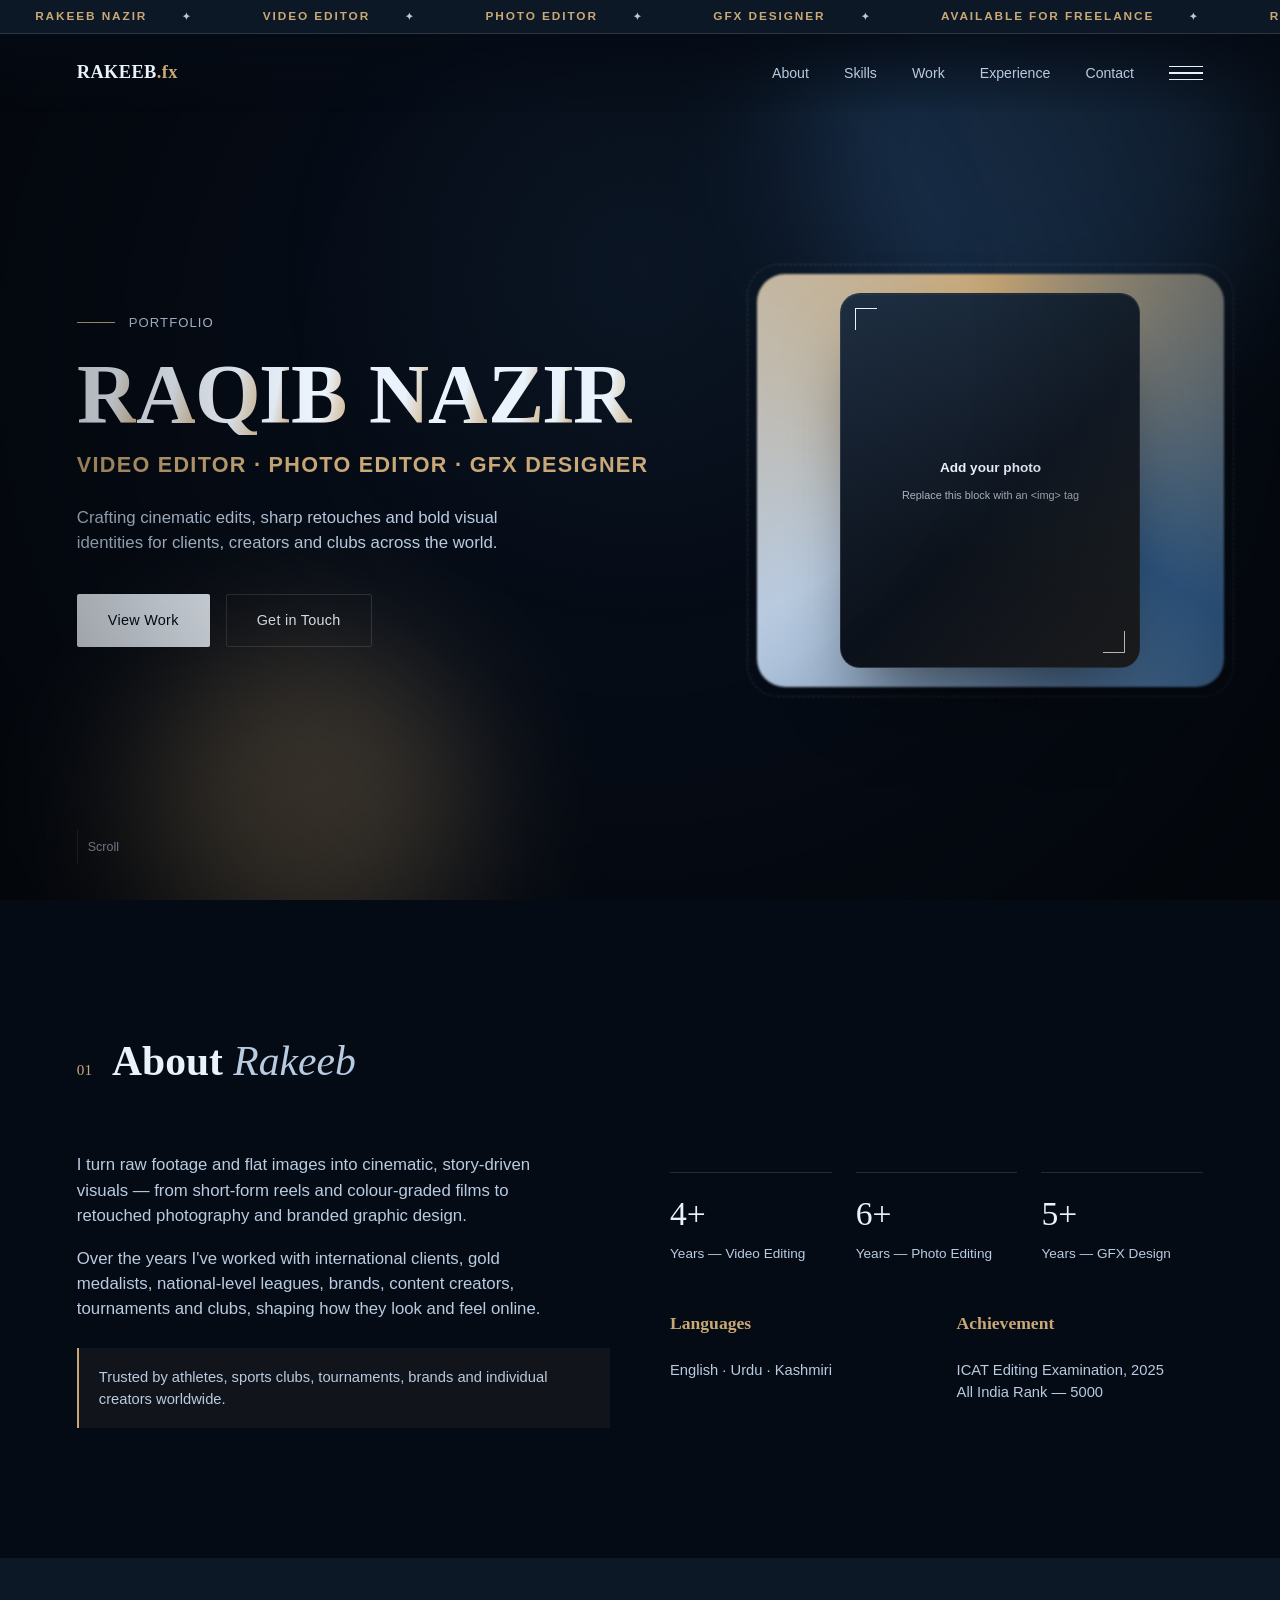
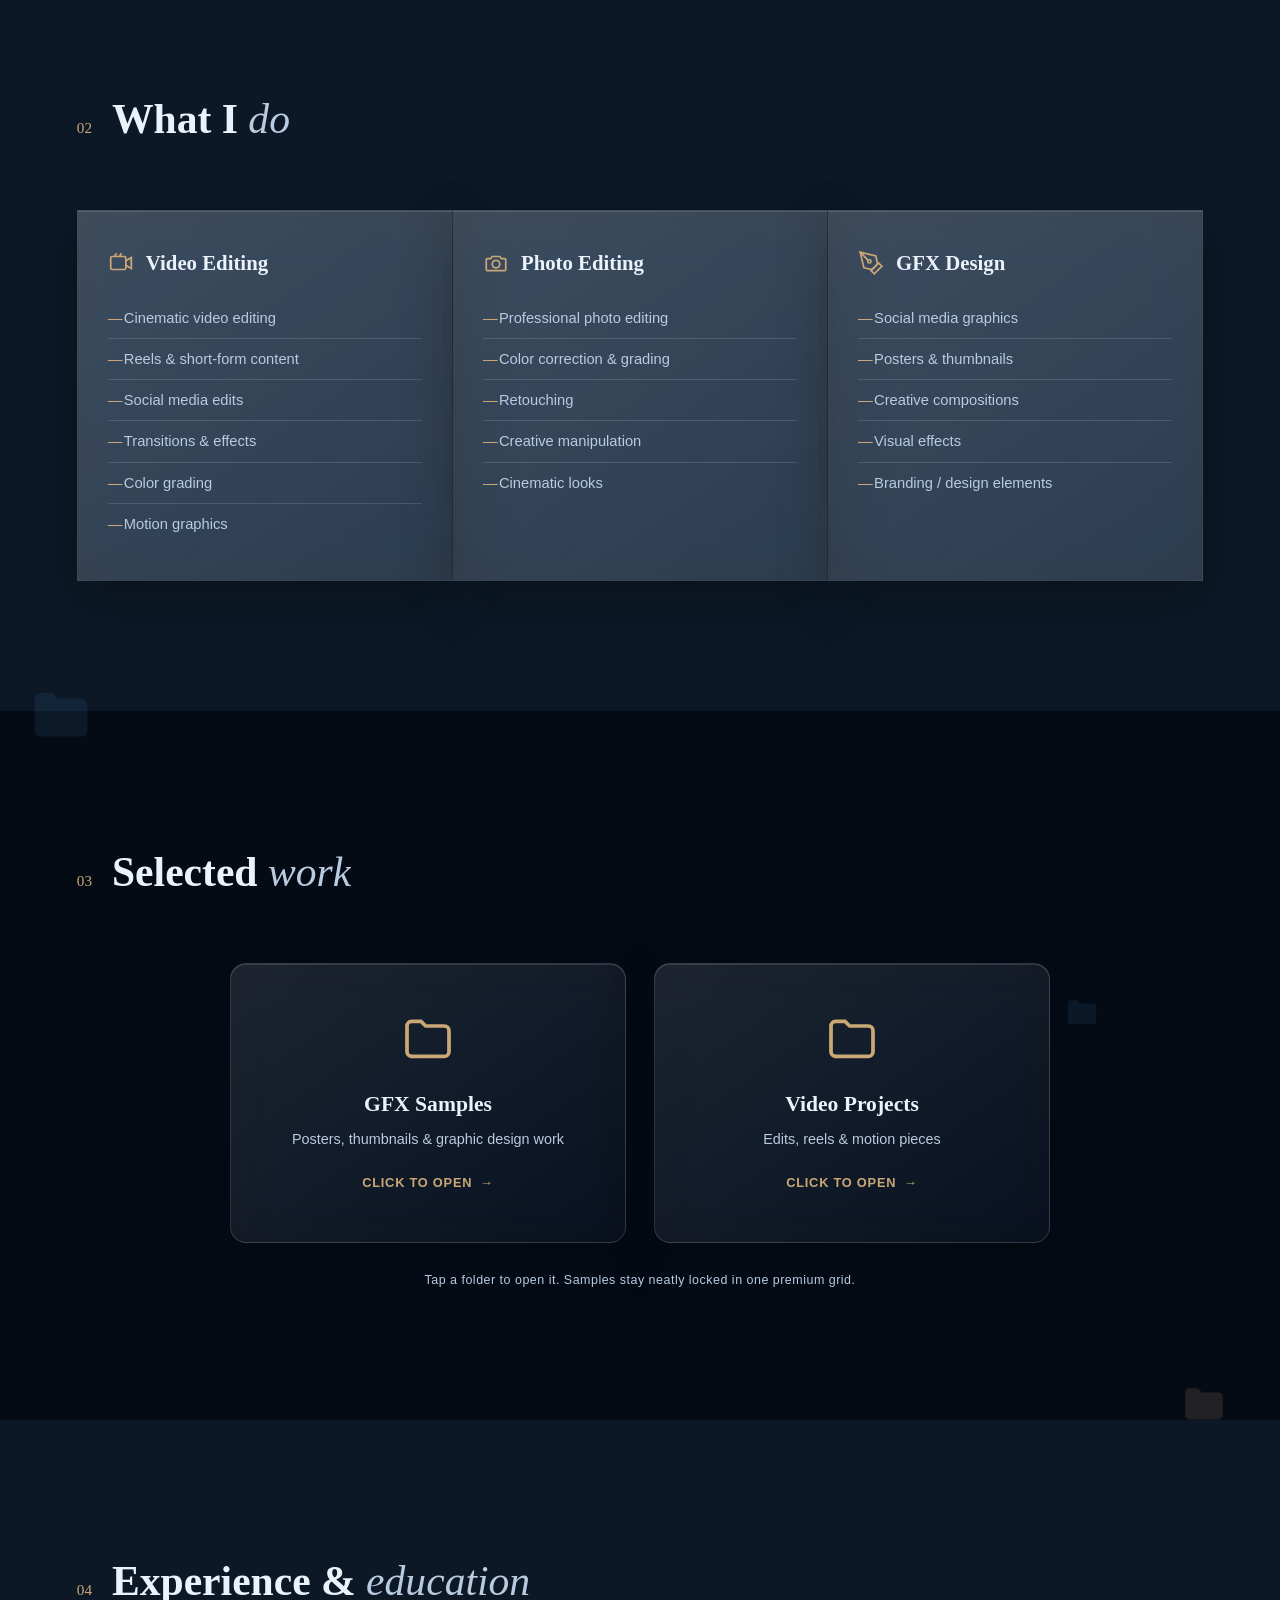
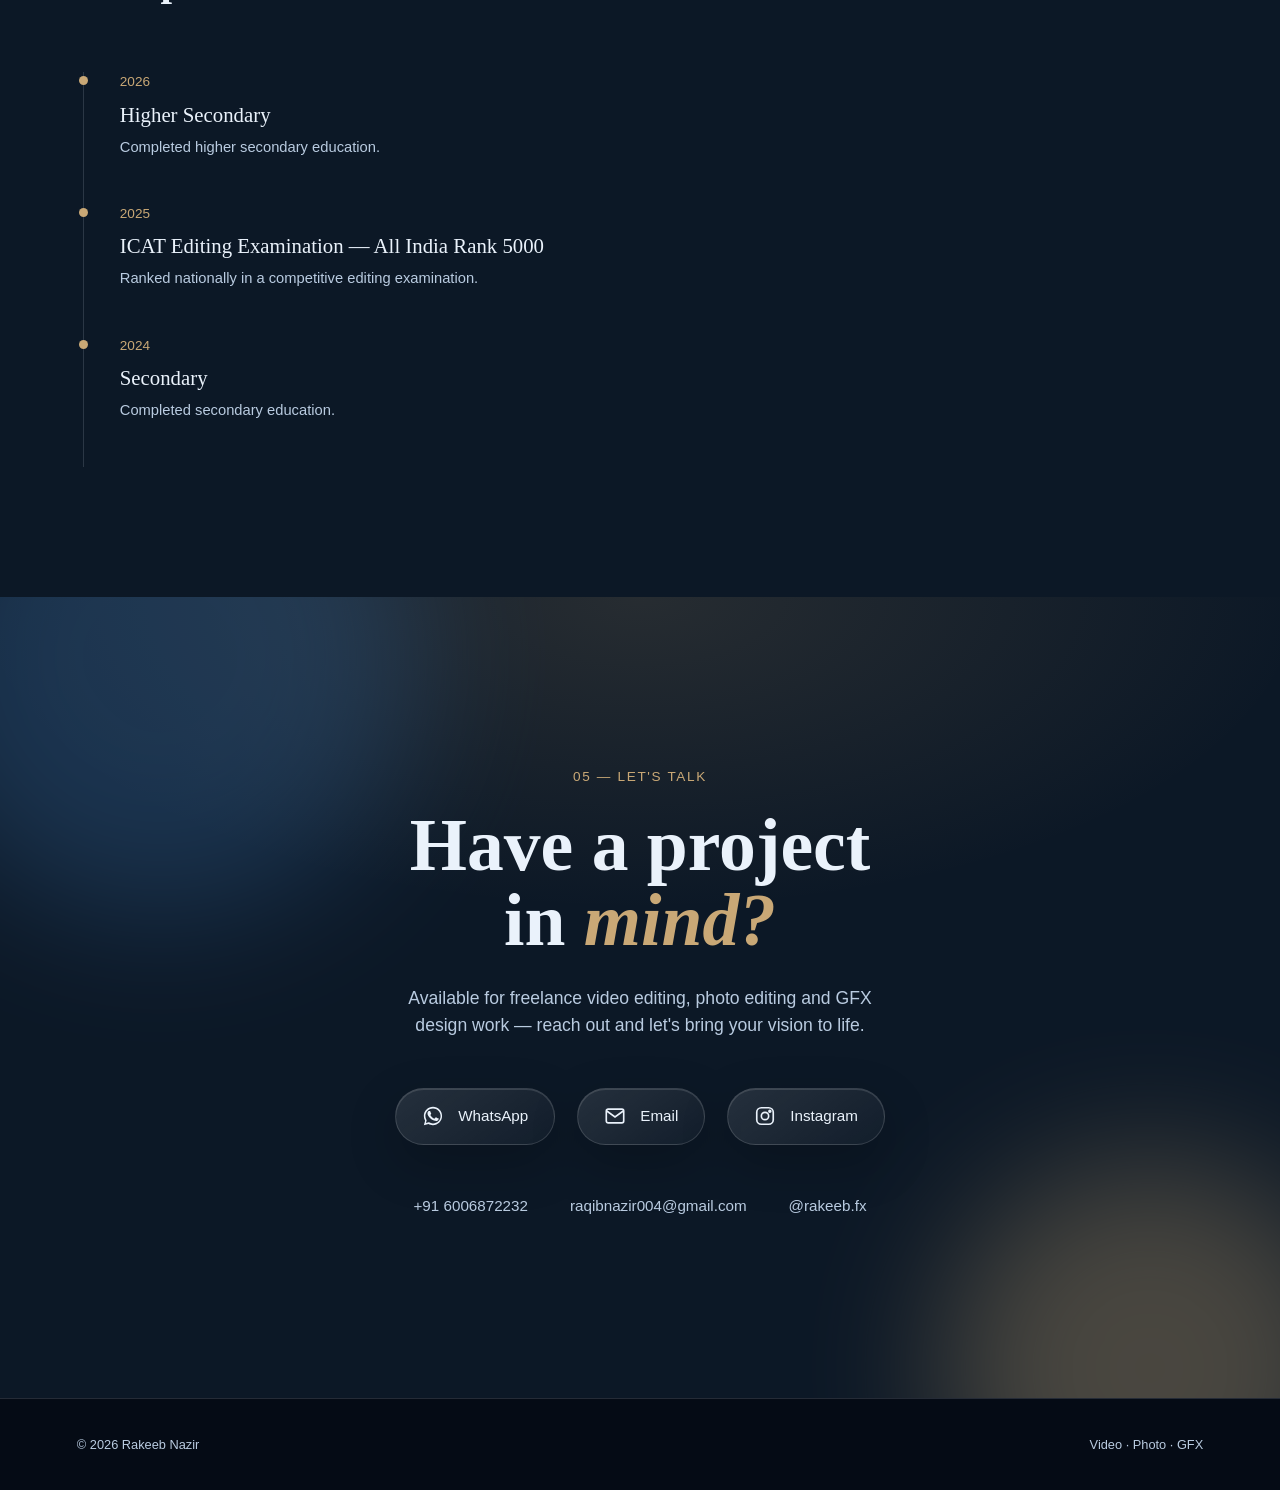
<file: intel.html>
<!DOCTYPE html>
<html lang="en">
<head>
<meta charset="UTF-8">
<meta name="viewport" content="width=device-width, initial-scale=1.0">
<title>Rakeeb Nazir — Video Editor · Photo Editor · GFX Designer</title>
<style>
  :root{
    --prussian:#0B2545;
    --sailor:#3A6EA5;
    --alice:#EAF2FB;
    --alice-dim:#B9CBE0;
    --gold:#C9A876;
    --gold-dim:#8f7a53;
    --ink:#050B15;
    --ink-2:#0C1826;
    --line:rgba(234,242,251,0.14);
    --serif:'Fraunces', Georgia, serif;
    --sans:'Inter', -apple-system, sans-serif;
  }
  @font-face{font-family:'Fraunces';src:local('Georgia');}
  *{box-sizing:border-box; margin:0; padding:0;}
  html{scroll-behavior:smooth;}
  body{
    background:var(--ink);
    color:var(--alice);
    font-family:var(--sans);
    overflow-x:hidden;
    line-height:1.5;
  }
  ::selection{background:var(--gold); color:var(--ink);}

  .grain{
    position:fixed; inset:0; pointer-events:none; z-index:40;
    background-image:url("data:image/svg+xml,%3Csvg xmlns='http://www.w3.org/2000/svg' width='120' height='120'%3E%3Cfilter id='n'%3E%3CfeTurbulence type='fractalNoise' baseFrequency='0.9' numOctaves='2' stitchTiles='stitch'/%3E%3C/filter%3E%3Crect width='100%25' height='100%25' filter='url(%23n)' opacity='0.035'/%3E%3C/svg%3E");
    mix-blend-mode:overlay;
  }
  .vignette{
    position:fixed; inset:0; pointer-events:none; z-index:39;
    background:radial-gradient(circle at 50% 40%, transparent 40%, rgba(0,0,0,0.55) 100%);
  }
  .spotlight{
    position:fixed; inset:0; pointer-events:none; z-index:2;
    background:radial-gradient(600px circle at var(--mx,50%) var(--my,30%), rgba(58,110,165,0.10), transparent 60%);
    transition:background .1s;
  }
  .progress{position:fixed; top:0; left:0; height:2px; background:linear-gradient(90deg,var(--sailor),var(--gold)); width:0%; z-index:60; transition:width .1s;}

  .marquee-bar{
    position:fixed; top:0; left:0; right:0; height:34px; z-index:55;
    background:var(--ink-2); border-bottom:1px solid var(--line);
    display:flex; align-items:center; overflow:hidden;
    opacity:0; animation:rise .8s .5s forwards;
  }
  .marquee-track{display:flex; white-space:nowrap; animation:marqueeScroll 24s linear infinite;}
  .marquee-track span{
    padding:0 2.2rem; font-size:0.74rem; letter-spacing:0.16em; text-transform:uppercase;
    color:var(--gold); font-weight:600; flex-shrink:0;
  }
  .marquee-track span::after{content:'✦'; margin-left:2.2rem; color:var(--alice-dim); font-size:0.6rem;}
  @keyframes marqueeScroll{from{transform:translateX(0);} to{transform:translateX(-50%);}}

  /* intro curtain */
  .curtain{position:fixed; inset:0; z-index:80; display:flex; pointer-events:none;}
  .curtain div{flex:1; background:var(--ink);}
  .curtain div:first-child{animation:curtainL .9s .1s cubic-bezier(.77,0,.18,1) forwards;}
  .curtain div:last-child{animation:curtainR .9s .1s cubic-bezier(.77,0,.18,1) forwards;}
  @keyframes curtainL{to{transform:translateX(-100%);}}
  @keyframes curtainR{to{transform:translateX(100%);}}

  nav{
    position:fixed; top:34px; left:0; right:0; z-index:50;
    display:flex; justify-content:space-between; align-items:center;
    padding:22px 6vw;
    backdrop-filter:blur(10px);
    background:linear-gradient(to bottom, rgba(5,11,21,0.85), transparent);
    opacity:0; animation:rise .8s .9s forwards;
  }
  .logo{font-family:var(--serif); font-size:1.15rem; letter-spacing:0.02em; font-weight:600; color:var(--alice);}
  .logo span{color:var(--gold);}
  .nav-right{display:flex; align-items:center; gap:2.2rem;}
  nav ul{list-style:none; display:flex; gap:2.2rem;}
  nav a{color:var(--alice-dim); text-decoration:none; font-size:0.88rem; position:relative; padding-bottom:4px;}
  nav a::after{content:''; position:absolute; left:0; bottom:0; width:0%; height:1px; background:var(--gold); transition:width .35s ease;}
  nav a:hover{color:var(--alice);}
  nav a:hover::after{width:100%;}

  .menu-toggle{
    display:flex; flex-direction:column; justify-content:center; gap:5px;
    width:34px; height:34px; background:none; border:none; cursor:pointer;
    position:relative; z-index:56; padding:0;
  }
  .menu-toggle span{display:block; width:100%; height:1.5px; background:var(--alice); transition:transform .35s ease, opacity .35s ease;}
  .menu-toggle.active span:nth-child(1){transform:translateY(6.5px) rotate(45deg);}
  .menu-toggle.active span:nth-child(2){opacity:0;}
  .menu-toggle.active span:nth-child(3){transform:translateY(-6.5px) rotate(-45deg);}

  .mega-menu{
    position:fixed; top:78px; right:6vw; z-index:56; min-width:200px;
    background:var(--ink-2); border:1px solid var(--line); border-radius:14px; padding:10px;
    display:flex; flex-direction:column;
    opacity:0; transform:translateY(-12px) scale(.95); pointer-events:none;
    transition:opacity .3s ease, transform .3s ease;
    box-shadow:0 30px 60px -20px rgba(0,0,0,.65);
  }
  .mega-menu.open{opacity:1; transform:translateY(0) scale(1); pointer-events:auto;}
  .mega-menu a{
    padding:13px 16px; color:var(--alice-dim); text-decoration:none; font-size:0.9rem;
    border-radius:9px; transition:background .25s ease, color .25s ease, padding-left .25s ease;
  }
  .mega-menu a:hover{background:rgba(201,168,118,0.1); color:var(--alice); padding-left:20px;}

  .blob{position:absolute; border-radius:50%; filter:blur(70px); opacity:0.32; pointer-events:none; z-index:0;}
  @keyframes float1{0%,100%{transform:translate(0,0) scale(1);} 50%{transform:translate(30px,-40px) scale(1.1);}}
  @keyframes float2{0%,100%{transform:translate(0,0) scale(1);} 50%{transform:translate(-40px,30px) scale(1.15);}}
  @keyframes float3{0%,100%{transform:translate(0,0);} 50%{transform:translate(20px,20px);}}

  .hero{
    position:relative; min-height:100vh; display:flex; align-items:center;
    padding:0 6vw; background:var(--ink); overflow:hidden;
  }
  .hero .blob-a{width:480px; height:480px; background:var(--sailor); top:-100px; right:0; animation:float1 12s ease-in-out infinite;}
  .hero .blob-b{width:340px; height:340px; background:var(--gold); bottom:-80px; left:10%; animation:float2 14s ease-in-out infinite;}

  .hero-grid{
    position:relative; z-index:2;
    display:grid; grid-template-columns:1.2fr 0.8fr; gap:5vw; align-items:center; width:100%;
    padding-top:60px;
  }
  .eyebrow-row{display:flex; align-items:center; gap:14px; margin-bottom:22px; opacity:0; animation:rise .9s 1.1s forwards;}
  .eyebrow-line{width:38px; height:1px; background:var(--gold);}
  .eyebrow-row span{font-size:0.82rem; color:var(--alice-dim); letter-spacing:0.08em; text-transform:uppercase;}

  .hero-name{
    font-family:var(--serif); font-weight:700;
    font-size:clamp(2.6rem, 6.6vw, 5.8rem); line-height:0.95; letter-spacing:-0.02em;
    display:flex; flex-wrap:wrap; overflow:hidden;
  }
  .hero-name .letter{
    display:inline-block;
    background:linear-gradient(100deg, var(--alice) 30%, var(--gold) 55%, var(--alice) 80%);
    background-size:220% auto; -webkit-background-clip:text; background-clip:text; color:transparent;
    opacity:0; transform:translateY(110%) rotate(8deg);
    animation:letterIn .9s cubic-bezier(.2,.8,.2,1) forwards, shine 7s linear infinite 2.6s;
  }
  .hero-name .letter-space{width:0.28em; animation:none !important; opacity:1;}
  @keyframes letterIn{to{opacity:1; transform:translateY(0) rotate(0deg);}}
  @keyframes shine{to{background-position:-220% center;}}

  .hero-role{
    font-family:var(--sans); font-size:clamp(1rem,2vw,1.35rem); letter-spacing:0.06em; text-transform:uppercase;
    color:var(--gold); margin-top:14px; font-weight:600;
    opacity:0; animation:rise 1s 1.6s forwards;
  }
  .hero-sub{
    max-width:480px; margin-top:24px; color:var(--alice-dim); font-size:1.05rem;
    opacity:0; animation:rise 1s 1.75s forwards;
  }
  .hero-cta{margin-top:38px; display:flex; gap:16px; flex-wrap:wrap; opacity:0; animation:rise 1s 1.9s forwards;}
  .btn{
    position:relative; overflow:hidden;
    padding:15px 30px; border-radius:2px; font-size:0.9rem; text-decoration:none;
    transition:transform .3s, box-shadow .3s; letter-spacing:0.02em; border:1px solid transparent;
    display:inline-block;
  }
  .btn-solid{background:var(--alice); color:var(--ink);}
  .btn-solid:hover{transform:translateY(-3px); box-shadow:0 14px 30px -8px rgba(201,168,118,0.5);}
  .btn-ghost{border-color:var(--line); color:var(--alice);}
  .btn-ghost:hover{transform:translateY(-3px); border-color:var(--gold); background:rgba(201,168,118,0.1);}
  .btn::before{content:''; position:absolute; top:0; left:-120%; width:60%; height:100%; background:linear-gradient(120deg, transparent, rgba(255,255,255,0.35), transparent); transform:skewX(-20deg);}
  .btn:hover::before{animation:sweep .8s ease;}
  @keyframes sweep{to{left:140%;}}

  /* portrait assembling from fragments */
  .portrait-wrap{
    position:relative; display:flex; align-items:center; justify-content:center;
    opacity:0; animation:portraitIn 1.1s 1.3s cubic-bezier(.2,.7,.2,1) forwards, bob 5s ease-in-out infinite 3s;
  }
  @keyframes portraitIn{0%{opacity:0; transform:scale(.4) rotate(-25deg); filter:blur(14px);} 100%{opacity:1; transform:scale(1) rotate(0deg); filter:blur(0);}}
  @keyframes bob{0%,100%{transform:translateY(0);} 50%{transform:translateY(-14px);}}
  .shard{position:absolute; border-radius:50%; z-index:1; opacity:0;}
  .shard1{width:60px; height:60px; background:var(--sailor); top:-40px; left:-60px; animation:shard1move 1.1s 1.15s cubic-bezier(.2,.8,.2,1) forwards;}
  .shard2{width:40px; height:40px; background:var(--gold); bottom:-20px; right:-50px; animation:shard2move 1.1s 1.25s cubic-bezier(.2,.8,.2,1) forwards;}
  .shard3{width:26px; height:26px; background:var(--alice); top:50%; right:-70px; animation:shard3move 1.1s 1.35s cubic-bezier(.2,.8,.2,1) forwards;}
  @keyframes shard1move{0%{opacity:.9; transform:translate(-120px,-140px) rotate(-60deg) scale(1.6);} 100%{opacity:0; transform:translate(0,0) rotate(0) scale(.3);}}
  @keyframes shard2move{0%{opacity:.9; transform:translate(140px,120px) rotate(80deg) scale(1.6);} 100%{opacity:0; transform:translate(0,0) rotate(0) scale(.3);}}
  @keyframes shard3move{0%{opacity:.9; transform:translate(150px,-40px) rotate(40deg) scale(1.4);} 100%{opacity:0; transform:translate(0,0) rotate(0) scale(.3);}}

  .ring{
    position:absolute; width:110%; height:110%; border-radius:28px;
    background:conic-gradient(from 0deg, var(--gold), var(--sailor), var(--alice-dim), var(--gold));
    animation:spin 8s linear infinite;
    filter:blur(1px);
  }
  .ring::after{content:''; position:absolute; inset:-10px; border-radius:32px; border:1px dashed rgba(234,242,251,0.2);}
  @keyframes spin{to{transform:rotate(360deg);}}
  .portrait{
    position:relative; width:min(300px,68vw); aspect-ratio:4/5; border-radius:20px;
    background:
      linear-gradient(160deg, rgba(234,242,251,0.06), rgba(234,242,251,0.01)),
      linear-gradient(200deg, var(--ink-2), var(--ink) 70%);
    border:1px solid rgba(234,242,251,0.12);
    backdrop-filter:blur(6px);
    display:flex; align-items:center; justify-content:center;
    overflow:hidden; z-index:2;
    box-shadow:0 40px 70px -25px rgba(0,0,0,0.6), inset 0 1px 0 rgba(255,255,255,0.05);
    transition:transform .4s ease;
    animation:breathe 4s ease-in-out infinite, glowPulse 3s ease-in-out infinite;
  }
  @keyframes breathe{0%,100%{transform:scale(1);} 50%{transform:scale(1.02);}}
  @keyframes glowPulse{0%,100%{box-shadow:0 40px 70px -25px rgba(0,0,0,0.6), 0 0 0px rgba(201,168,118,0);} 50%{box-shadow:0 40px 70px -25px rgba(0,0,0,0.6), 0 0 35px rgba(201,168,118,0.35);}}
  .portrait::before{
    content:''; position:absolute; inset:0;
    background:linear-gradient(135deg, rgba(58,110,165,0.16), transparent 55%, rgba(201,168,118,0.14));
    pointer-events:none;
  }
  .frame-corner{position:absolute; width:22px; height:22px; z-index:3; border-color:var(--gold);}
  .fc-tl{top:14px; left:14px; border-top:1.5px solid; border-left:1.5px solid;}
  .fc-br{bottom:14px; right:14px; border-bottom:1.5px solid; border-right:1.5px solid;}
  .portrait-wrap:hover .portrait{transform:translateY(-6px);}
  .portrait-wrap:hover .ring{animation-duration:2.5s;}
  .portrait img{width:100%; height:100%; object-fit:cover; display:block; transition:transform .5s ease;}
  .portrait-wrap:hover .portrait img{transform:scale(1.06);}
  .portrait-label{color:var(--alice); font-size:0.85rem; text-align:center; z-index:2; padding:16px; font-weight:600;}
  .portrait-label small{display:block; margin-top:8px; font-size:0.68rem; opacity:0.7; font-weight:400;}

  @keyframes rise{from{opacity:0; transform:translateY(26px);} to{opacity:1; transform:translateY(0);}}

  .scroll-cue{
    position:absolute; bottom:36px; left:6vw; display:flex; align-items:center; gap:10px; z-index:2;
    color:var(--alice-dim); font-size:0.78rem; opacity:0; animation:rise 1s 2.2s forwards;
  }
  .scroll-cue .bar{width:1px; height:34px; background:var(--line); position:relative; overflow:hidden;}
  .scroll-cue .bar::after{content:''; position:absolute; top:-100%; left:0; width:100%; height:100%; background:var(--gold); animation:scrollbar 1.8s infinite;}
  @keyframes scrollbar{50%{top:0;} 100%{top:100%;}}

  section{padding:130px 6vw; position:relative; scroll-margin-top:90px;}
  .section-head{display:flex; align-items:baseline; gap:20px; margin-bottom:60px;}
  .section-num{font-family:var(--serif); font-size:0.95rem; color:var(--gold);}
  .title-mask{overflow:hidden; display:inline-block; position:relative;}
  .section-title{font-family:var(--serif); font-size:clamp(1.8rem,3.4vw,2.6rem); font-weight:600; color:var(--alice); position:relative; display:inline-block; transform:translateY(100%); transition:transform .9s cubic-bezier(.2,.8,.2,1);}
  .section-head.in .section-title{transform:translateY(0);}
  .section-title em{font-style:italic; color:var(--alice-dim); font-weight:400;}
  .curtain-wipe{position:absolute; inset:0; background:var(--gold); transform:scaleX(0); transform-origin:left; z-index:3;}
  .section-head.in .curtain-wipe{animation:wipe 1s cubic-bezier(.6,0,.2,1) forwards;}
  @keyframes wipe{0%{transform:scaleX(0); transform-origin:left;} 45%{transform:scaleX(1); transform-origin:left;} 55%{transform-origin:right;} 100%{transform:scaleX(0); transform-origin:right;}}

  .reveal{opacity:0; transform:translateY(34px); transition:opacity .8s ease, transform .8s ease;}
  .reveal.in{opacity:1; transform:translateY(0);}
  .stagger > *{opacity:0; transform:translateY(24px) scale(.96); transition:opacity .6s ease, transform .6s ease;}
  .stagger.in > *{opacity:1; transform:translateY(0) scale(1);}
  .stagger.in > *:nth-child(1){transition-delay:.05s;}
  .stagger.in > *:nth-child(2){transition-delay:.15s;}
  .stagger.in > *:nth-child(3){transition-delay:.25s;}
  .stagger.in > *:nth-child(4){transition-delay:.35s;}
  .stagger.in > *:nth-child(5){transition-delay:.45s;}
  .stagger.in > *:nth-child(6){transition-delay:.55s;}

  .ratio-grid.stagger > *{opacity:0; transform:translateY(18px) scale(.98); transition:opacity .55s ease, transform .55s cubic-bezier(.2,.8,.2,1);}
  .ratio-grid.stagger.in > *{opacity:1; transform:translateY(0) scale(1);}
  .ratio-grid.stagger.in > *:nth-child(1){transition-delay:.04s;}
  .ratio-grid.stagger.in > *:nth-child(2){transition-delay:.10s;}
  .ratio-grid.stagger.in > *:nth-child(3){transition-delay:.16s;}
  .ratio-grid.stagger.in > *:nth-child(4){transition-delay:.22s;}

  .about-grid{display:grid; grid-template-columns:1fr 1fr; gap:60px;}
  .about-text p{color:var(--alice-dim); font-size:1.05rem; margin-bottom:18px; max-width:52ch;}
  .stat-row{display:grid; grid-template-columns:repeat(3,1fr); gap:24px; margin-top:20px;}
  .stat{border-top:1px solid var(--line); padding-top:16px; transition:border-color .3s;}
  .stat:hover{border-color:var(--gold);}
  .stat .num{font-family:var(--serif); font-size:2.1rem; color:var(--alice);}
  .stat .lbl{color:var(--alice-dim); font-size:0.85rem; margin-top:4px;}
  .clients-note{margin-top:26px; padding:18px 20px; border-left:2px solid var(--gold); background:rgba(201,168,118,0.06); color:var(--alice-dim); font-size:0.92rem; transition:background .3s;}
  .clients-note:hover{background:rgba(201,168,118,0.13);}

  .skill-cols{display:grid; grid-template-columns:repeat(3,1fr); gap:1px; background:var(--line); border:1px solid var(--line);}
  .skill-col{background:var(--ink); padding:36px 30px; transition:background .35s, transform .35s;}
  .skill-col:hover{background:var(--ink-2); transform:translateY(-6px);}
  .skill-col h3{font-family:var(--serif); font-size:1.3rem; margin-bottom:20px; color:var(--alice); display:flex; align-items:center; gap:12px;}
  .skill-col h3 svg{width:26px; height:26px; color:var(--gold); flex-shrink:0;}
  .skill-col ul{list-style:none;}
  .skill-col li{color:var(--alice-dim); font-size:0.92rem; padding:9px 0; border-top:1px solid var(--line); position:relative; padding-left:16px; transition:color .25s, padding-left .25s;}
  .skill-col li:first-child{border-top:none;}
  .skill-col li::before{content:'—'; position:absolute; left:0; color:var(--gold);}
  .skill-col li:hover{color:var(--alice); padding-left:22px;}

  /* folder cards — click to open a section's projects */
  .folder-grid{
    display:grid; grid-template-columns:repeat(2,1fr); gap:28px; max-width:820px; margin:0 auto;
    position:relative;
  }
  .folder-card{
    position:relative; overflow:hidden; cursor:pointer; text-align:center;
    padding:48px 30px; border:1px solid var(--line); border-radius:16px;
    background:linear-gradient(160deg, rgba(234,242,251,0.05), rgba(234,242,251,0.01));
    transition:transform .4s ease, border-color .35s ease, box-shadow .4s ease;
  }
  .folder-card:hover{transform:translateY(-8px); border-color:var(--gold); box-shadow:0 30px 60px -22px rgba(201,168,118,0.4);}
  .folder-card.open{border-color:var(--gold); background:rgba(201,168,118,0.06);}
  .folder-icon{width:56px; height:56px; margin:0 auto 20px; color:var(--gold); animation:folderBob 4.5s ease-in-out infinite;}
  .folder-icon svg{width:100%; height:100%;}
  @keyframes folderBob{0%,100%{transform:translateY(0) rotate(0deg);} 50%{transform:translateY(-6px) rotate(-3deg);}}
  .folder-card h3{font-family:var(--serif); font-size:1.35rem; color:var(--alice); margin-bottom:8px;}
  .folder-card p{color:var(--alice-dim); font-size:0.9rem; margin-bottom:20px;}
  .folder-cta{
    display:inline-flex; align-items:center; gap:8px; font-size:0.8rem; letter-spacing:0.06em;
    text-transform:uppercase; color:var(--gold); font-weight:600;
  }
  .folder-cta .arrow{transition:transform .35s ease;}
  .folder-card.open .folder-cta .arrow{transform:rotate(90deg);}
  .folder-card:hover .folder-cta .arrow{transform:translateX(4px);}

  /* decorative ambient folders floating in the background of the work section */
  .folder-float{position:absolute; opacity:0.14; color:var(--sailor); pointer-events:none; z-index:0;}
  .folder-float svg{width:100%; height:100%;}
  .ff1{width:70px; height:70px; top:-30px; left:2%; animation:float1 11s ease-in-out infinite;}
  .ff2{width:50px; height:50px; bottom:-10px; right:4%; color:var(--gold); animation:float2 13s ease-in-out infinite;}
  .ff3{width:38px; height:38px; top:40%; right:14%; animation:float3 9s ease-in-out infinite;}

  .folder-panel{
    max-height:0; overflow:hidden; opacity:0; margin-top:0;
    transition:max-height .6s cubic-bezier(.2,.8,.2,1), opacity .5s ease, margin-top .5s ease;
  }
  .folder-panel.open{max-height:1600px; opacity:1; margin-top:48px;}
  .panel-head{display:flex; align-items:center; justify-content:space-between; margin-bottom:28px; max-width:900px; margin-left:auto; margin-right:auto;}
  .panel-head h4{font-family:var(--serif); font-size:1.4rem; color:var(--alice); font-weight:600;}
  .panel-close{
    background:none; border:1px solid var(--line); color:var(--alice-dim); border-radius:50px;
    padding:8px 18px; font-size:0.8rem; cursor:pointer; transition:border-color .3s, color .3s;
  }
  .panel-close:hover{border-color:var(--gold); color:var(--alice);}

  .ratio-grid{
    display:grid; grid-template-columns:repeat(4,minmax(0,1fr)); gap:22px; max-width:980px; margin:0 auto;
    align-items:start;
  }
  .ratio-card{width:100%; max-width:none;}
  #gfx-panel .ratio-card{aspect-ratio:3/4;}
  #video-panel .ratio-card{aspect-ratio:9/16;}

  .project-grid{
    display:grid; grid-template-columns:repeat(3,1fr); gap:24px; max-width:900px; margin:0 auto;
    perspective:1200px;
  }
  .project-card{
    max-width:220px; margin:0 auto; width:100%; border:1px solid rgba(255,255,255,.14); border-radius:20px;
    display:flex; flex-direction:column; align-items:center; justify-content:center; gap:10px;
    color:var(--alice-dim); font-size:0.85rem; position:relative; overflow:hidden;
    user-select:none; -webkit-user-select:none; touch-action:auto; transform:translateZ(0);
    background:linear-gradient(145deg,rgba(255,255,255,.12),rgba(255,255,255,.035) 48%,rgba(255,255,255,.015));
    backdrop-filter:blur(22px) saturate(145%); -webkit-backdrop-filter:blur(22px) saturate(145%);
    box-shadow:inset 0 1px 0 rgba(255,255,255,.18), 0 18px 45px rgba(0,0,0,.28);
    transition:border-color .35s, background .35s, box-shadow .35s, filter .35s, transform .35s cubic-bezier(.2,.8,.2,1);
  }
  .project-card::before{
    content:''; position:absolute; inset:-60%; pointer-events:none;
    background:conic-gradient(from 0deg, transparent 0 68%, rgba(201,168,118,.22) 74%, transparent 82%);
    animation:projectSweep 5s linear infinite;
  }
  .project-card::after{
    content:''; position:absolute; inset:0; pointer-events:none;
    background:linear-gradient(135deg, rgba(234,242,251,.08), transparent 42%, rgba(201,168,118,.08));
    opacity:0; transition:opacity .35s;
  }
  .project-card:hover{
    border-color:rgba(201,168,118,.62); background:linear-gradient(145deg,rgba(255,255,255,.16),rgba(201,168,118,.07));
    box-shadow:inset 0 1px 0 rgba(255,255,255,.22), 0 26px 55px rgba(0,0,0,.34), 0 0 30px rgba(201,168,118,.14);
    filter:saturate(1.08); transform:translateY(-6px) scale(1.015);
  }
  .project-card:active{transform:translateY(-3px) scale(1.005);}
  .project-card.dragging{ /* legacy class kept harmless for cached scripts */ }
  .project-card video, .project-card img{width:100%; height:100%; object-fit:cover; display:block;}
  .plus{font-size:1.8rem; color:var(--gold); font-family:var(--serif); transition:transform .35s, opacity .35s;}
  .project-card:hover .plus{transform:rotate(90deg) scale(1.15);}
  .project-card:hover::after{opacity:1;}
  @keyframes projectSweep{to{transform:rotate(360deg);}}
  @keyframes projectGlow{
    0%,100%{box-shadow:0 0 0 rgba(201,168,118,0);}
    50%{box-shadow:0 0 24px rgba(201,168,118,.16);}
  }
  .project-card.project-animated{animation:projectGlow 3.5s ease-in-out infinite;}
  .project-card.project-animated:nth-child(2){animation-delay:.35s;}
  .project-card.project-animated:nth-child(3){animation-delay:.7s;}
  .project-card.project-animated:nth-child(4){animation-delay:1.05s;}
  .project-card.project-animated:nth-child(5){animation-delay:1.4s;}
  .project-card.project-animated:nth-child(6){animation-delay:1.75s;}
  .drag-hint{
    text-align:center; margin:28px auto 0; color:var(--alice-dim); font-size:.78rem; opacity:.65;
    letter-spacing:.04em;
  }

  .timeline{border-left:1px solid var(--line); margin-left:6px;}
  .t-item{position:relative; padding:0 0 46px 36px;}
  .t-item::before{content:''; position:absolute; left:-5px; top:4px; width:9px; height:9px; border-radius:50%; background:var(--gold); box-shadow:0 0 0 0 rgba(201,168,118,0.6); animation:tpulse 2.4s infinite;}
  @keyframes tpulse{0%{box-shadow:0 0 0 0 rgba(201,168,118,0.5);} 70%{box-shadow:0 0 0 10px rgba(201,168,118,0);} 100%{box-shadow:0 0 0 0 rgba(201,168,118,0);}}
  .t-year{color:var(--gold); font-size:0.85rem; margin-bottom:6px;}
  .t-title{font-family:var(--serif); font-size:1.3rem; color:var(--alice); margin-bottom:6px;}
  .t-desc{color:var(--alice-dim); font-size:0.92rem; max-width:60ch;}

  .info-row{display:grid; grid-template-columns:repeat(3,1fr); gap:40px;}
  .info-block h4{font-family:var(--serif); font-size:1.1rem; margin-bottom:16px; color:var(--gold);}
  .info-block p, .info-block li{color:var(--alice-dim); font-size:0.92rem; list-style:none; padding:6px 0;}

  .contact-section{
    position:relative; padding:170px 6vw; overflow:hidden;
    background:radial-gradient(ellipse 80% 60% at 50% 0%, rgba(201,168,118,0.14), transparent 65%), var(--ink-2);
  }
  .contact-section .blob-c{width:520px; height:520px; background:var(--sailor); top:-200px; left:-100px; animation:float3 10s ease-in-out infinite;}
  .contact-section .blob-d{width:420px; height:420px; background:var(--gold); bottom:-180px; right:-80px; animation:float1 13s ease-in-out infinite;}
  .contact-wrap{position:relative; z-index:2; text-align:center; max-width:800px; margin:0 auto;}
  .contact-eyebrow{color:var(--gold); letter-spacing:0.12em; text-transform:uppercase; font-size:0.85rem; margin-bottom:20px; opacity:0;}
  .contact-title{font-family:var(--serif); font-size:clamp(2.6rem,7vw,4.6rem); line-height:1.03; margin-bottom:26px; opacity:0;}
  .contact-title em{color:var(--gold); font-style:italic;}
  .contact-desc{color:var(--alice-dim); font-size:1.1rem; max-width:52ch; margin:0 auto; opacity:0;}
  .contact-cta{margin-top:50px; opacity:0; display:flex; justify-content:center; gap:22px; flex-wrap:wrap;}
  .icon-btn{
    display:flex; align-items:center; gap:14px;
    padding:16px 26px; border-radius:50px; text-decoration:none;
    background:rgba(234,242,251,0.04); border:1px solid var(--line);
    color:var(--alice); font-size:0.95rem; font-weight:500;
    transition:transform .35s, border-color .35s, background .35s, box-shadow .35s;
    position:relative; overflow:hidden;
  }
  .icon-btn svg{width:22px; height:22px; flex-shrink:0; position:relative; z-index:2;}
  .icon-btn span{position:relative; z-index:2;}
  .icon-btn::before{content:''; position:absolute; inset:0; border-radius:50px; opacity:0; background:linear-gradient(100deg,var(--sailor),var(--gold)); transition:opacity .35s;}
  .icon-btn:hover{transform:translateY(-5px); border-color:transparent; box-shadow:0 18px 34px -14px rgba(201,168,118,0.5);}
  .icon-btn:hover::before{opacity:1;}
  .icon-btn.whatsapp{animation:btnpop 2.6s ease-in-out infinite;}
  @keyframes btnpop{0%,100%{box-shadow:0 0 0 0 rgba(201,168,118,0.35);} 50%{box-shadow:0 0 0 10px rgba(201,168,118,0);}}
  .contact-links{display:flex; justify-content:center; gap:34px; flex-wrap:wrap; margin-top:40px; opacity:0;}
  .contact-links a{color:var(--alice-dim); text-decoration:none; font-size:0.95rem; padding:10px 4px; position:relative;}
  .contact-links a::after{content:''; position:absolute; left:0; bottom:0; width:0%; height:1px; background:var(--gold); transition:width .35s ease;}
  .contact-links a:hover{color:var(--alice);}
  .contact-links a:hover::after{width:100%;}
  .contact-wrap .fade-in{animation:rise 1s forwards;}
  .contact-eyebrow.fade-in{animation-delay:.05s;}
  .contact-title.fade-in{animation-delay:.15s;}
  .contact-desc.fade-in{animation-delay:.3s;}
  .contact-cta.fade-in{animation-delay:.45s;}
  .contact-links.fade-in{animation-delay:.6s;}

  footer{padding:36px 6vw; border-top:1px solid var(--line); display:flex; justify-content:space-between; color:var(--alice-dim); font-size:0.8rem;}



  /* iOS-inspired glass surface + premium touch feedback */
  .folder-card, .skill-col, .icon-btn, .mega-menu{
    background:linear-gradient(145deg,rgba(255,255,255,.105),rgba(255,255,255,.028));
    border-color:rgba(255,255,255,.14);
    box-shadow:inset 0 1px 0 rgba(255,255,255,.13), 0 18px 50px rgba(0,0,0,.22);
    backdrop-filter:blur(24px) saturate(150%); -webkit-backdrop-filter:blur(24px) saturate(150%);
  }
  .panel-close{background:rgba(255,255,255,.055); backdrop-filter:blur(14px); -webkit-backdrop-filter:blur(14px);}
  .bird-layer{position:fixed; inset:0; z-index:70; pointer-events:none; overflow:hidden;}
  .crow{position:absolute; left:0; top:0; width:34px; height:24px; opacity:0; filter:drop-shadow(0 7px 10px rgba(0,0,0,.5)); animation:flyCrow var(--dur,1.9s) cubic-bezier(.2,.65,.25,1) forwards;}
  .crow svg{width:100%;height:100%;overflow:visible;}
  @keyframes flyCrow{
    0%{opacity:0; transform:translate3d(var(--sx),var(--sy),0) scale(.65) rotate(var(--rot));}
    10%{opacity:.92;}
    48%{opacity:1; transform:translate3d(calc(var(--sx) + var(--mx)),calc(var(--sy) + var(--my)),0) scale(1) rotate(var(--rot2));}
    90%{opacity:.85;}
    100%{opacity:0; transform:translate3d(calc(var(--sx) + var(--ex)),calc(var(--sy) + var(--ey)),0) scale(.72) rotate(var(--rot3));}
  }
  .tap-ripple{position:fixed; width:10px; height:10px; border-radius:50%; pointer-events:none; z-index:69; border:1px solid rgba(255,255,255,.7); background:rgba(255,255,255,.06); transform:translate(-50%,-50%) scale(0); animation:ripple .7s ease-out forwards;}
  @keyframes ripple{to{transform:translate(-50%,-50%) scale(9);opacity:0;}}

  @media(max-width:860px){
    .hero-grid, .about-grid{grid-template-columns:1fr;}
    .portrait-wrap{order:-1; margin:0 auto 20px;}
    .skill-cols, .project-grid, .info-row, .folder-grid{grid-template-columns:1fr;}
    nav ul{display:none;}
    nav{top:34px; padding:18px 6vw;}
    section{padding:90px 6vw;}
    .contact-section{padding:110px 6vw;}
    .ratio-grid{grid-template-columns:repeat(2,minmax(0,1fr)); gap:16px;}
    .ratio-card{width:100%; max-width:none;}
  }
  @media (prefers-reduced-motion: reduce){
    *{animation:none !important; transition:none !important;}
    .section-title{transform:none;}
  }

.click-spider{position:fixed;z-index:9998;pointer-events:none;transform:translate(-50%,-50%);font-size:24px;animation:spiderDrop 1.15s cubic-bezier(.2,.8,.2,1) var(--delay) both;}
.spider-body{display:block;filter:drop-shadow(0 5px 10px rgba(0,0,0,.3));}
.spider-web{position:absolute;left:50%;top:-55px;width:1px;height:55px;background:rgba(255,255,255,.65);transform-origin:bottom;}
@keyframes spiderDrop{0%{opacity:0;transform:translate(-50%,-50%) translateY(-20px) scale(.4) rotate(-15deg)}25%{opacity:1}70%{transform:translate(-50%,-50%) translate(var(--dx),var(--dy)) scale(1) rotate(8deg)}100%{opacity:0;transform:translate(-50%,-50%) translate(calc(var(--dx) + 20px),calc(var(--dy) + 25px)) scale(.65) rotate(20deg)}}
</style>

<style id="spider-click-effect">
.spider-click-layer{
  position:fixed;
  inset:0;
  z-index:2147483647;
  pointer-events:none;
  overflow:hidden;
}
.click-spider{
  position:absolute;
  width:38px;
  height:38px;
  transform:translate(-50%,-10%) scale(.35);
  opacity:0;
  animation:spiderDrop 1.35s cubic-bezier(.18,.8,.25,1) forwards;
  filter:drop-shadow(0 5px 8px rgba(0,0,0,.35));
}
.click-spider svg{
  width:100%;
  height:100%;
  display:block;
}
@keyframes spiderDrop{
  0%{opacity:0;transform:translate(-50%,-10%) scale(.35) rotate(-8deg)}
  12%{opacity:1}
  55%{opacity:1;transform:translate(calc(-50% + var(--dx)),calc(-10% + var(--drop))) scale(1) rotate(var(--rot))}
  82%{opacity:1;transform:translate(calc(-50% + var(--dx2)),calc(-10% + var(--drop2))) scale(.92) rotate(calc(var(--rot) * -1))}
  100%{opacity:0;transform:translate(calc(-50% + var(--dx3)),calc(-10% + var(--drop3))) scale(.65) rotate(var(--rot))}
}
</style>

</head>
<body>

<div class="curtain"><div></div><div></div></div>
<div class="progress" id="progress"></div>
<div class="grain"></div>
<div class="vignette"></div>
<div class="spotlight" id="spotlight"></div>
<div class="marquee-bar">
  <div class="marquee-track">
    <span>Rakeeb Nazir</span><span>Video Editor</span><span>Photo Editor</span><span>GFX Designer</span><span>Available for Freelance</span>
    <span>Rakeeb Nazir</span><span>Video Editor</span><span>Photo Editor</span><span>GFX Designer</span><span>Available for Freelance</span>
  </div>
</div>

<nav>
  <div class="logo">RAKEEB<span>.fx</span></div>
  <div class="nav-right">
    <ul>
      <li><a href="#about">About</a></li>
      <li><a href="#skills">Skills</a></li>
      <li><a href="#work">Work</a></li>
      <li><a href="#experience">Experience</a></li>
      <li><a href="#contact">Contact</a></li>
    </ul>
    <button type="button" class="menu-toggle" id="menuToggle" aria-label="Open menu" aria-expanded="false">
      <span></span><span></span><span></span>
    </button>
  </div>
</nav>

<div class="mega-menu" id="megaMenu">
  <a href="#about">About Me</a>
  <a href="#contact">Contact</a>
  <a href="#gfxFolder" data-open="gfx-panel">GFX Projects</a>
  <a href="#videoFolder" data-open="video-panel">Video Projects</a>
</div>

<section class="hero">
  <div class="blob blob-a" data-depth="30"></div>
  <div class="blob blob-b" data-depth="18"></div>
  <div class="hero-grid">
    <div>
      <div class="eyebrow-row"><div class="eyebrow-line"></div><span>Portfolio</span></div>
      <h1 class="hero-name" id="heroName"></h1>
      <div class="hero-role">Video Editor · Photo Editor · GFX Designer</div>
      <p class="hero-sub">Crafting cinematic edits, sharp retouches and bold visual identities for clients, creators and clubs across the world.</p>
      <div class="hero-cta">
        <a href="#work" class="btn btn-solid">View Work</a>
        <a href="#contact" class="btn btn-ghost">Get in Touch</a>
      </div>
    </div>
    <div class="portrait-wrap">
      <span class="shard shard1"></span>
      <span class="shard shard2"></span>
      <span class="shard shard3"></span>
      <div class="ring"></div>
      <div class="portrait">
        <div class="frame-corner fc-tl"></div>
        <div class="frame-corner fc-br"></div>
        <div class="portrait-label">Add your photo<br><small>Replace this block with an &lt;img&gt; tag</small></div>
      </div>
    </div>
  </div>
  <div class="scroll-cue"><div class="bar"></div><span>Scroll</span></div>
</section>

<section id="about">
  <div class="section-head reveal"><span class="section-num">01</span><div class="title-mask"><h2 class="section-title">About <em>Rakeeb</em></h2><div class="curtain-wipe"></div></div></div>
  <div class="about-grid">
    <div class="about-text reveal">
      <p>I turn raw footage and flat images into cinematic, story-driven visuals — from short-form reels and colour-graded films to retouched photography and branded graphic design.</p>
      <p>Over the years I've worked with international clients, gold medalists, national-level leagues, brands, content creators, tournaments and clubs, shaping how they look and feel online.</p>
      <div class="clients-note">Trusted by athletes, sports clubs, tournaments, brands and individual creators worldwide.</div>
    </div>
    <div class="reveal">
      <div class="stat-row">
        <div class="stat"><div class="num">4+</div><div class="lbl">Years — Video Editing</div></div>
        <div class="stat"><div class="num">6+</div><div class="lbl">Years — Photo Editing</div></div>
        <div class="stat"><div class="num">5+</div><div class="lbl">Years — GFX Design</div></div>
      </div>
      <div class="info-row" style="margin-top:46px; grid-template-columns:1fr 1fr;">
        <div class="info-block">
          <h4>Languages</h4>
          <p>English · Urdu · Kashmiri</p>
        </div>
        <div class="info-block">
          <h4>Achievement</h4>
          <p>ICAT Editing Examination, 2025<br>All India Rank — 5000</p>
        </div>
      </div>
    </div>
  </div>
</section>

<section id="skills" style="background:var(--ink-2);">
  <div class="section-head reveal"><span class="section-num">02</span><div class="title-mask"><h2 class="section-title">What I <em>do</em></h2><div class="curtain-wipe"></div></div></div>
  <div class="skill-cols stagger">
    <div class="skill-col">
      <h3><svg viewBox="0 0 24 24" fill="none" stroke="currentColor" stroke-width="1.6"><rect x="2.5" y="6" width="14" height="12" rx="1.5"/><path d="M16.5 10l5-3v10l-5-3"/><path d="M6 6l2-3M10.5 6l2-3"/></svg>Video Editing</h3>
      <ul>
        <li>Cinematic video editing</li>
        <li>Reels & short-form content</li>
        <li>Social media edits</li>
        <li>Transitions & effects</li>
        <li>Color grading</li>
        <li>Motion graphics</li>
      </ul>
    </div>
    <div class="skill-col">
      <h3><svg viewBox="0 0 24 24" fill="none" stroke="currentColor" stroke-width="1.6"><path d="M4 8h3l1.5-2h7L17 8h3a1 1 0 011 1v9a1 1 0 01-1 1H4a1 1 0 01-1-1V9a1 1 0 011-1z"/><circle cx="12" cy="13" r="3.5"/></svg>Photo Editing</h3>
      <ul>
        <li>Professional photo editing</li>
        <li>Color correction & grading</li>
        <li>Retouching</li>
        <li>Creative manipulation</li>
        <li>Cinematic looks</li>
      </ul>
    </div>
    <div class="skill-col">
      <h3><svg viewBox="0 0 24 24" fill="none" stroke="currentColor" stroke-width="1.6"><path d="M12 19l7-7 3 3-7 7-3-3z"/><path d="M18 13l-1.5-7.5L2 2l3.5 14.5L13 18l5-5z"/><path d="M2 2l7.5 7.5"/><circle cx="10.5" cy="10.5" r="1.5"/></svg>GFX Design</h3>
      <ul>
        <li>Social media graphics</li>
        <li>Posters & thumbnails</li>
        <li>Creative compositions</li>
        <li>Visual effects</li>
        <li>Branding / design elements</li>
      </ul>
    </div>
  </div>
</section>

<section id="work">
  <div class="section-head reveal"><span class="section-num">03</span><div class="title-mask"><h2 class="section-title">Selected <em>work</em></h2><div class="curtain-wipe"></div></div></div>

  <div class="folder-float ff1" aria-hidden="true"><svg viewBox="0 0 24 24" fill="currentColor"><path d="M3 6a2 2 0 012-2h4l2 2h8a2 2 0 012 2v9a2 2 0 01-2 2H5a2 2 0 01-2-2V6z"/></svg></div>
  <div class="folder-float ff2" aria-hidden="true"><svg viewBox="0 0 24 24" fill="currentColor"><path d="M3 6a2 2 0 012-2h4l2 2h8a2 2 0 012 2v9a2 2 0 01-2 2H5a2 2 0 01-2-2V6z"/></svg></div>
  <div class="folder-float ff3" aria-hidden="true"><svg viewBox="0 0 24 24" fill="currentColor"><path d="M3 6a2 2 0 012-2h4l2 2h8a2 2 0 012 2v9a2 2 0 01-2 2H5a2 2 0 01-2-2V6z"/></svg></div>

  <div class="folder-grid stagger">
    <div class="folder-card" id="gfxFolder" data-target="gfx-panel">
      <div class="folder-icon"><svg viewBox="0 0 24 24" fill="none" stroke="currentColor" stroke-width="1.6"><path d="M3 6a2 2 0 012-2h4l2 2h8a2 2 0 012 2v9a2 2 0 01-2 2H5a2 2 0 01-2-2V6z"/></svg></div>
      <h3>GFX Samples</h3>
      <p>Posters, thumbnails & graphic design work</p>
      <span class="folder-cta"><span class="label">Click to open</span> <span class="arrow">→</span></span>
    </div>
    <div class="folder-card" id="videoFolder" data-target="video-panel">
      <div class="folder-icon"><svg viewBox="0 0 24 24" fill="none" stroke="currentColor" stroke-width="1.6"><path d="M3 6a2 2 0 012-2h4l2 2h8a2 2 0 012 2v9a2 2 0 01-2 2H5a2 2 0 01-2-2V6z"/></svg></div>
      <h3>Video Projects</h3>
      <p>Edits, reels & motion pieces</p>
      <span class="folder-cta"><span class="label">Click to open</span> <span class="arrow">→</span></span>
    </div>
  </div>

  <!-- GFX samples: all cards are locked to 3:4. Keep all GFX files together in this folder. -->
  <div class="folder-panel" id="gfx-panel">
    <div class="panel-head">
      <h4>GFX Samples</h4>
      <button type="button" class="panel-close" data-close="gfx-panel">Close ✕</button>
    </div>
    <div class="ratio-grid stagger">
      <div class="project-card ratio-card"><div class="plus">+</div>GFX Sample 01</div>
      <div class="project-card ratio-card"><div class="plus">+</div>GFX Sample 02</div>
      <div class="project-card ratio-card"><div class="plus">+</div>GFX Sample 03</div>
      <div class="project-card ratio-card"><div class="plus">+</div>GFX Sample 04</div>
    </div>
  </div>

  <div class="folder-panel" id="video-panel">
    <div class="panel-head">
      <h4>Video Projects</h4>
      <button type="button" class="panel-close" data-close="video-panel">Close ✕</button>
    </div>
    <div class="ratio-grid stagger">
      <div class="project-card ratio-card"><div class="plus">+</div>Video Sample 01</div>
      <div class="project-card ratio-card"><div class="plus">+</div>Video Sample 02</div>
      <div class="project-card ratio-card"><div class="plus">+</div>Video Sample 03</div>
      <div class="project-card ratio-card"><div class="plus">+</div>Video Sample 04</div>
    </div>
  </div>

  <div class="drag-hint reveal">Tap a folder to open it. Samples stay neatly locked in one premium grid.</div>
</section>

<section id="experience" style="background:var(--ink-2);">
  <div class="section-head reveal"><span class="section-num">04</span><div class="title-mask"><h2 class="section-title">Experience & <em>education</em></h2><div class="curtain-wipe"></div></div></div>
  <div class="timeline reveal">
    <div class="t-item">
      <div class="t-year">2026</div>
      <div class="t-title">Higher Secondary</div>
      <div class="t-desc">Completed higher secondary education.</div>
    </div>
    <div class="t-item">
      <div class="t-year">2025</div>
      <div class="t-title">ICAT Editing Examination — All India Rank 5000</div>
      <div class="t-desc">Ranked nationally in a competitive editing examination.</div>
    </div>
    <div class="t-item">
      <div class="t-year">2024</div>
      <div class="t-title">Secondary</div>
      <div class="t-desc">Completed secondary education.</div>
    </div>
  </div>
</section>

<section id="contact" class="contact-section">
  <div class="blob blob-c"></div>
  <div class="blob blob-d"></div>
  <div class="contact-wrap">
    <div class="contact-eyebrow">05 — Let's talk</div>
    <h2 class="contact-title">Have a project<br>in <em>mind?</em></h2>
    <p class="contact-desc">Available for freelance video editing, photo editing and GFX design work — reach out and let's bring your vision to life.</p>
    <div class="contact-cta">
      <a href="https://wa.me/916006872232" target="_blank" class="icon-btn whatsapp">
        <svg viewBox="0 0 24 24" fill="currentColor"><path d="M17.5 14.4c-.3-.1-1.7-.9-2-.9-.3-.1-.5-.1-.7.1-.2.3-.8.9-.9 1.1-.2.2-.3.2-.6.1-.3-.1-1.3-.5-2.4-1.5-.9-.8-1.5-1.8-1.7-2.1-.2-.3 0-.5.1-.6.1-.1.3-.3.4-.5.1-.1.2-.3.3-.4.1-.2 0-.4 0-.5 0-.1-.7-1.6-.9-2.2-.2-.5-.5-.5-.7-.5h-.6c-.2 0-.5.1-.8.4-.3.3-1 1-1 2.4s1.1 2.8 1.2 3c.1.2 2.1 3.2 5.1 4.4.7.3 1.3.5 1.7.6.7.2 1.4.2 1.9.1.6-.1 1.7-.7 2-1.4.2-.7.2-1.2.2-1.4-.1-.1-.3-.2-.6-.3z"/><path d="M12 2C6.5 2 2 6.5 2 12c0 1.9.5 3.6 1.4 5.1L2 22l5-1.3c1.4.8 3.1 1.3 4.9 1.3 5.5 0 10-4.5 10-10S17.5 2 12 2zm0 18.1c-1.6 0-3.1-.4-4.4-1.2l-.3-.2-3 .8.8-2.9-.2-.3C4.2 15 3.7 13.5 3.7 12c0-4.6 3.7-8.3 8.3-8.3s8.3 3.7 8.3 8.3-3.7 8.1-8.3 8.1z"/></svg>
        <span>WhatsApp</span>
      </a>
      <a href="mailto:raqibnazir004@gmail.com" class="icon-btn">
        <svg viewBox="0 0 24 24" fill="none" stroke="currentColor" stroke-width="1.8"><rect x="2.5" y="4.5" width="19" height="15" rx="2"/><path d="M3 6.5l9 6.5 9-6.5"/></svg>
        <span>Email</span>
      </a>
      <a href="https://instagram.com/rakeeb.fx" target="_blank" class="icon-btn">
        <svg viewBox="0 0 24 24" fill="none" stroke="currentColor" stroke-width="1.8"><rect x="3" y="3" width="18" height="18" rx="5"/><circle cx="12" cy="12" r="4"/><circle cx="17.3" cy="6.7" r="1"/></svg>
        <span>Instagram</span>
      </a>
    </div>
    <div class="contact-links">
      <a href="https://wa.me/916006872232" target="_blank">+91 6006872232</a>
      <a href="mailto:raqibnazir004@gmail.com">raqibnazir004@gmail.com</a>
      <a href="https://instagram.com/rakeeb.fx" target="_blank">@rakeeb.fx</a>
    </div>
  </div>
</section>

<footer>
  <span>© <span id="year"></span> Rakeeb Nazir</span>
  <span>Video · Photo · GFX</span>
</footer>

<script>
  document.getElementById('year').textContent = new Date().getFullYear();

  // split hero name into animated letters
  const name = "RAQIB NAZIR";
  const heroName = document.getElementById('heroName');
  [...name].forEach((ch,i)=>{
    const s = document.createElement('span');
    if(ch === ' '){
      s.className = 'letter letter-space';
    } else {
      s.className = 'letter';
      s.textContent = ch;
      s.style.animationDelay = (1.15 + i*0.08) + 's, ' + (1.15 + i*0.08 + 3) + 's';
    }
    heroName.appendChild(s);
  });

  // scroll reveal
  const revealEls = document.querySelectorAll('.reveal, .stagger, .section-head');
  const obs = new IntersectionObserver((entries)=>{
    entries.forEach(e=>{
      if(e.isIntersecting){
        e.target.classList.add('in');
        if(e.target.classList.contains('project-grid')){
          e.target.querySelectorAll('.project-card').forEach(c=>c.classList.add('project-animated'));
        }
      }
    });
  }, {threshold:0.15});
  revealEls.forEach(el=>obs.observe(el));

  // contact fade-in on view
  const contactEls = document.querySelectorAll('.contact-wrap > *');
  const cObs = new IntersectionObserver((entries)=>{
    entries.forEach(e=>{ if(e.isIntersecting){ e.target.classList.add('fade-in'); } });
  }, {threshold:0.3});
  contactEls.forEach(el=>cObs.observe(el));

  // scroll progress + parallax blobs
  const depthEls = document.querySelectorAll('[data-depth]');
  window.addEventListener('scroll', ()=>{
    const h = document.documentElement;
    const pct = (h.scrollTop) / (h.scrollHeight - h.clientHeight) * 100;
    document.getElementById('progress').style.width = pct + '%';
    depthEls.forEach(el=>{
      const depth = el.dataset.depth;
      el.style.transform = `translateY(${h.scrollTop / depth}px)`;
    });
  });

  // cursor spotlight
  window.addEventListener('mousemove', (e)=>{
    document.documentElement.style.setProperty('--mx', e.clientX + 'px');
    document.documentElement.style.setProperty('--my', e.clientY + 'px');
  });

  // 3D tilt on the portrait following the cursor
  const tiltCard = document.querySelector('.portrait');
  const tiltWrap = document.querySelector('.portrait-wrap');
  if(tiltCard && tiltWrap){
    tiltWrap.addEventListener('mousemove', (e)=>{
      const r = tiltCard.getBoundingClientRect();
      const px = (e.clientX - r.left) / r.width - 0.5;
      const py = (e.clientY - r.top) / r.height - 0.5;
      tiltCard.style.transform = `rotateY(${px*14}deg) rotateX(${-py*14}deg) translateY(-4px)`;
    });
    tiltWrap.addEventListener('mouseleave', ()=>{ tiltCard.style.transform = ''; });
    tiltWrap.style.perspective = '900px';
  }


  // folder cards: click to open/close their project panel
  function openFolderPanel(panelId){
    const panel = document.getElementById(panelId);
    const card = document.querySelector(`.folder-card[data-target="${panelId}"]`);
    if(!panel || !card) return;
    const alreadyOpen = panel.classList.contains('open');
    document.querySelectorAll('.folder-panel').forEach(p=>p.classList.remove('open'));
    document.querySelectorAll('.folder-card').forEach(c=>{
      c.classList.remove('open');
      const lbl = c.querySelector('.folder-cta .label');
      if(lbl) lbl.textContent = 'Click to open';
    });
    if(!alreadyOpen){
      panel.classList.add('open');
      card.classList.add('open');
      const lbl = card.querySelector('.folder-cta .label');
      if(lbl) lbl.textContent = 'Close folder';
      panel.querySelectorAll('.project-card').forEach(c=>c.classList.add('project-animated'));
      const grid = panel.querySelector('.ratio-grid');
      if(grid) grid.classList.add('in');
    }
  }
  document.querySelectorAll('.folder-card').forEach(card=>{
    card.addEventListener('click', ()=> openFolderPanel(card.dataset.target));
  });
  document.querySelectorAll('.panel-close').forEach(btn=>{
    btn.addEventListener('click', (e)=>{
      e.stopPropagation();
      document.getElementById(btn.dataset.close).classList.remove('open');
      document.querySelectorAll('.folder-card').forEach(c=>{
        c.classList.remove('open');
        const lbl = c.querySelector('.folder-cta .label');
        if(lbl) lbl.textContent = 'Click to open';
      });
    });
  });

  // hamburger / mega menu toggle
  const menuToggle = document.getElementById('menuToggle');
  const megaMenu = document.getElementById('megaMenu');
  if(menuToggle && megaMenu){
    menuToggle.addEventListener('click', (e)=>{
      e.stopPropagation();
      const isOpen = megaMenu.classList.toggle('open');
      menuToggle.classList.toggle('active', isOpen);
      menuToggle.setAttribute('aria-expanded', isOpen);
    });
    document.addEventListener('click', (e)=>{
      if(!megaMenu.contains(e.target) && !menuToggle.contains(e.target)){
        megaMenu.classList.remove('open');
        menuToggle.classList.remove('active');
        menuToggle.setAttribute('aria-expanded','false');
      }
    });
    megaMenu.querySelectorAll('a').forEach(a=>a.addEventListener('click', ()=>{
      megaMenu.classList.remove('open');
      menuToggle.classList.remove('active');
      menuToggle.setAttribute('aria-expanded','false');
      if(a.dataset.open){
        setTimeout(()=>openFolderPanel(a.dataset.open), 350);
      }
    }));
  }


  // Premium click interaction: every tap/click releases a small flock of crows.
  const birdLayer = document.getElementById('birdLayer');
  const prefersReduced = window.matchMedia('(prefers-reduced-motion: reduce)').matches;
  const crowSVG = `<svg viewBox="0 0 48 30" fill="none" xmlns="http://www.w3.org/2000/svg">
    <path d="M2 18C9 11 13 11 20 17C25 7 31 6 35 15C39 10 43 10 46 13C41 13 39 17 37 21C32 17 29 17 25 22C20 18 16 18 12 22C8 19 5 18 2 18Z" fill="currentColor"/>
    <path d="M20 17C23 14 24 10 23 7M35 15C38 13 40 10 39 7" stroke="currentColor" stroke-width="1.5" stroke-linecap="round"/>
  </svg>`;
  function spawnSpiders(x,y){
    if(prefersReduced) return;
    const count=3+Math.floor(Math.random()*3);
    for(let i=0;i<count;i++){
      const el=document.createElement('div');
      el.className='click-spider';
      el.innerHTML='<span class="spider-web"></span><span class="spider-body">🕷️</span>';
      el.style.left=x+'px'; el.style.top=y+'px';
      el.style.setProperty('--dx',(Math.random()*180-90)+'px');
      el.style.setProperty('--dy',(Math.random()*170+45)+'px');
      el.style.setProperty('--delay',(i*55)+'ms');
      document.body.appendChild(el);
      el.addEventListener('animationend',()=>el.remove(),{once:true});
    }
  }
  document.addEventListener('pointerdown',(e)=>{
    if(e.pointerType==='mouse' && e.button!==0) return;
    const ripple=document.createElement('span'); ripple.className='tap-ripple';
    ripple.style.left=e.clientX+'px'; ripple.style.top=e.clientY+'px'; document.body.appendChild(ripple);
    ripple.addEventListener('animationend',()=>ripple.remove(),{once:true});
    spawnCrows(e.clientX,e.clientY);
  },{passive:true});

  // remove curtain from flow after animation
  setTimeout(()=>{ const c = document.querySelector('.curtain'); if(c) c.style.display='none'; }, 1100);
</script>


<script id="spider-click-script">
(function(){
  function ensureLayer(){
    let layer=document.querySelector('.spider-click-layer');
    if(!layer){
      layer=document.createElement('div');
      layer.className='spider-click-layer';
      document.body.appendChild(layer);
    }
    return layer;
  }

  function spiderSVG(){
    return '<svg viewBox="0 0 100 100" aria-hidden="true">' +
      '<g fill="none" stroke="currentColor" stroke-width="7" stroke-linecap="round">' +
      '<path d="M39 45L10 25M35 52L7 48M35 60L10 72M43 66L25 91M61 45L90 25M65 52L93 48M65 60L90 72M57 66L75 91"/>' +
      '</g><ellipse cx="50" cy="58" rx="19" ry="24" fill="currentColor"/>' +
      '<circle cx="50" cy="32" r="14" fill="currentColor"/>' +
      '<circle cx="45" cy="29" r="3" fill="white"/><circle cx="55" cy="29" r="3" fill="white"/>' +
      '<circle cx="45" cy="29" r="1.5" fill="black"/><circle cx="55" cy="29" r="1.5" fill="black"/>' +
      '</svg>';
  }

  function spawnSpiders(x,y){
    if(window.matchMedia && window.matchMedia('(prefers-reduced-motion: reduce)').matches) return;
    const layer=ensureLayer();
    const count=3 + Math.floor(Math.random()*3);

    for(let i=0;i<count;i++){
      const s=document.createElement('div');
      s.className='click-spider';
      s.innerHTML=spiderSVG();
      s.style.left=x+'px';
      s.style.top=y+'px';
      s.style.color=Math.random()>.5 ? '#111' : '#050505';
      s.style.setProperty('--dx', ((Math.random()-.5)*110)+'px');
      s.style.setProperty('--dx2', ((Math.random()-.5)*150)+'px');
      s.style.setProperty('--dx3', ((Math.random()-.5)*190)+'px');
      s.style.setProperty('--drop', (35+Math.random()*65)+'px');
      s.style.setProperty('--drop2', (75+Math.random()*115)+'px');
      s.style.setProperty('--drop3', (120+Math.random()*190)+'px');
      s.style.setProperty('--rot', ((Math.random()-.5)*35)+'deg');
      s.style.animationDelay=(i*45+Math.random()*70)+'ms';
      layer.appendChild(s);
      s.addEventListener('animationend',()=>s.remove(),{once:true});
    }
  }

  // Capture clicks/taps at the document level so buttons, cards, links,
  // overlays, and touch interactions all trigger the effect.
  document.addEventListener('pointerdown',function(e){
    if(e.pointerType==='mouse' && e.button!==0) return;
    spawnSpiders(e.clientX,e.clientY);
  },true);

  // Extra fallback for mobile browsers that don't reliably expose pointer events.
  document.addEventListener('touchstart',function(e){
    if(!e.touches || !e.touches.length) return;
    const t=e.touches[0];
    spawnSpiders(t.clientX,t.clientY);
  },{passive:true,capture:true});
})();
</script>

</body>
</html>
</file>
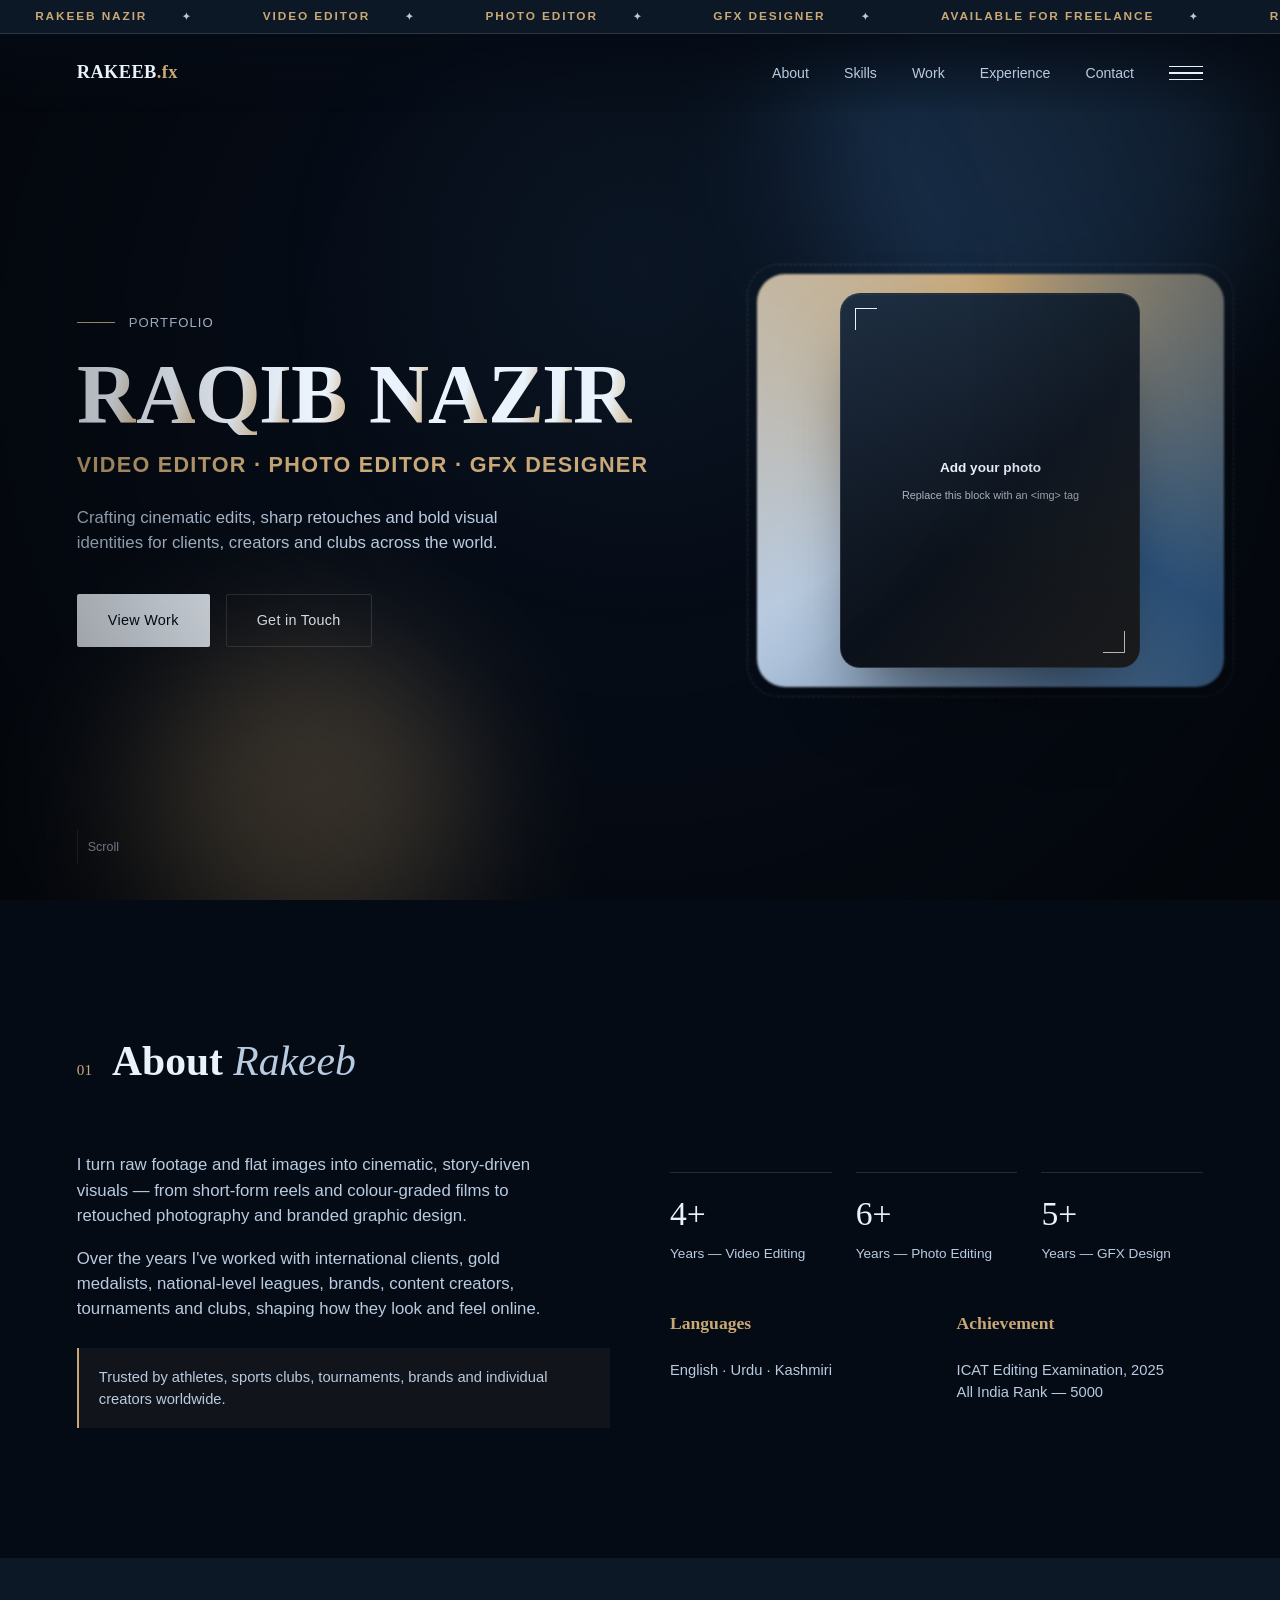
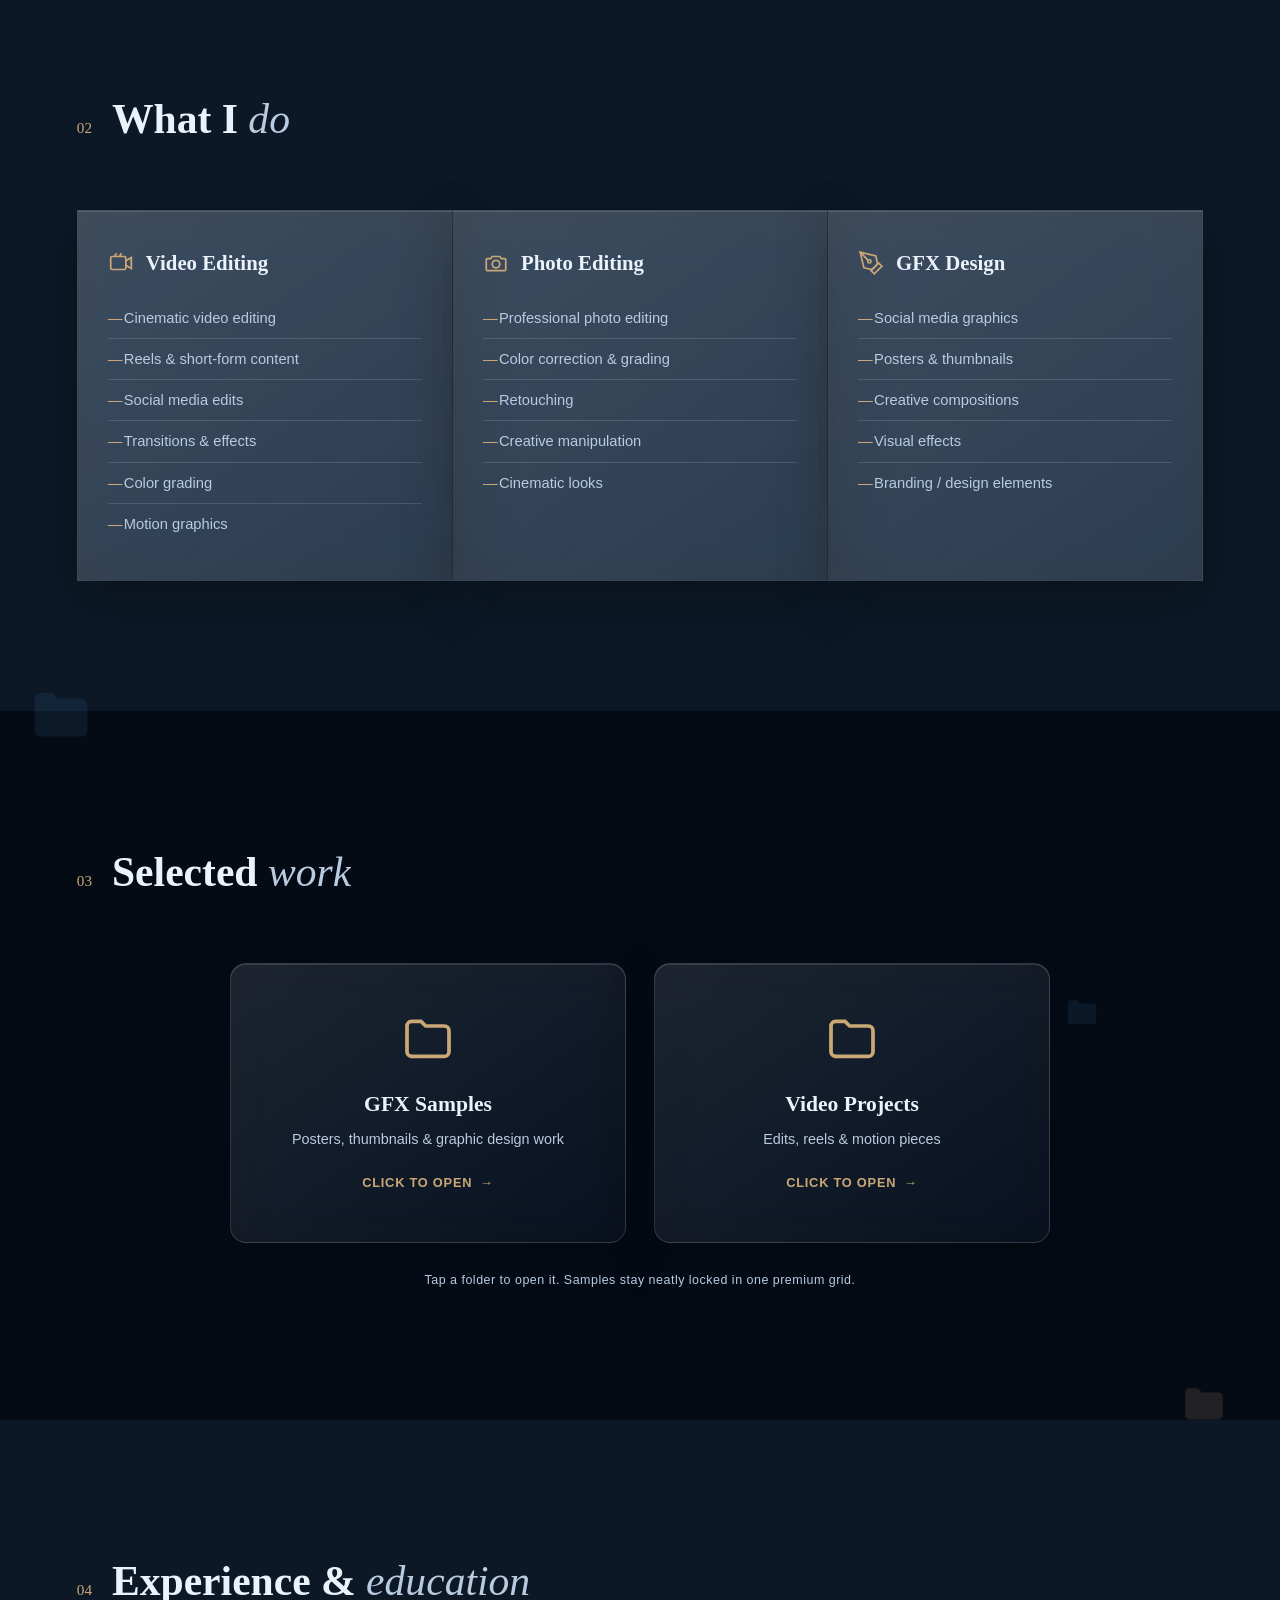
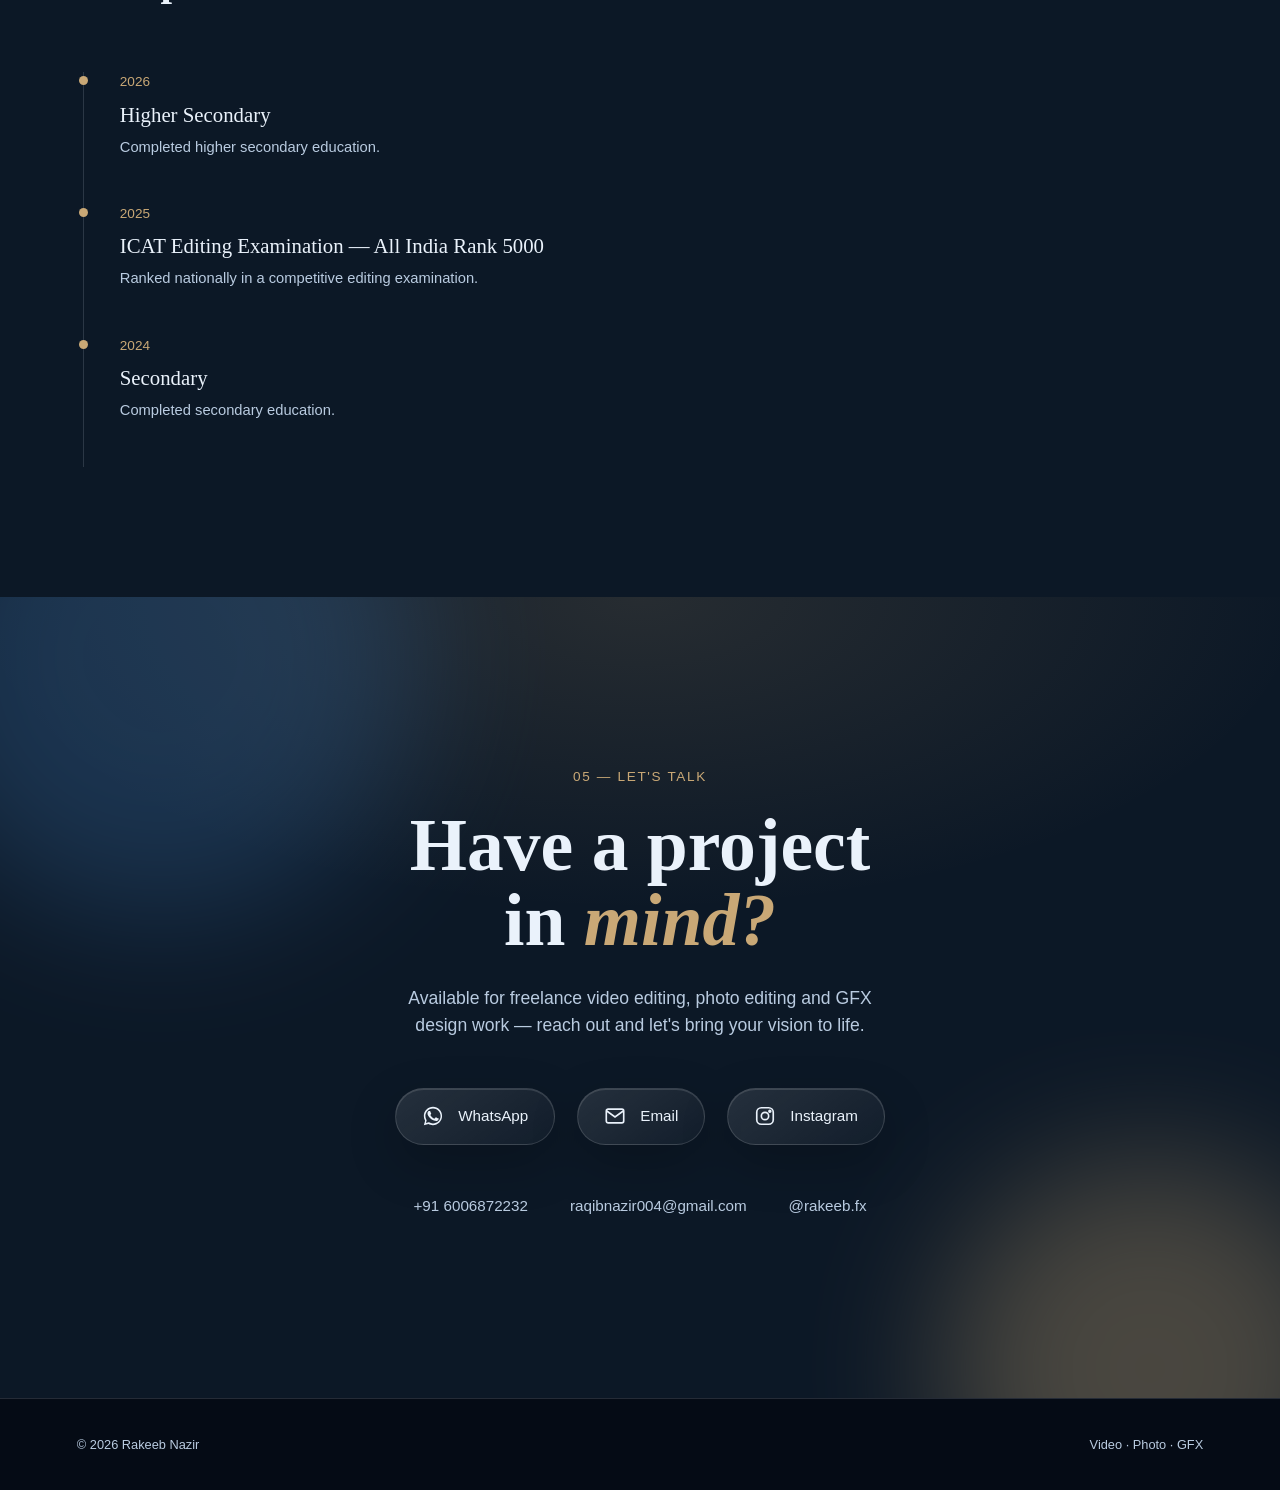
<file: rakeeb-fx-portfolio-final-1.html>
<!DOCTYPE html>
<html lang="en">
<head>
<meta charset="UTF-8">
<meta name="viewport" content="width=device-width, initial-scale=1.0">
<title>Rakeeb Nazir — Video Editor · Photo Editor · GFX Designer</title>
<style>
  :root{
    --prussian:#0B2545;
    --sailor:#3A6EA5;
    --alice:#EAF2FB;
    --alice-dim:#B9CBE0;
    --gold:#C9A876;
    --gold-dim:#8f7a53;
    --ink:#050B15;
    --ink-2:#0C1826;
    --line:rgba(234,242,251,0.14);
    --serif:'Fraunces', Georgia, serif;
    --sans:'Inter', -apple-system, sans-serif;
  }
  @font-face{font-family:'Fraunces';src:local('Georgia');}
  *{box-sizing:border-box; margin:0; padding:0;}
  html{scroll-behavior:smooth;}
  body{
    background:var(--ink);
    color:var(--alice);
    font-family:var(--sans);
    overflow-x:hidden;
    line-height:1.5;
  }
  ::selection{background:var(--gold); color:var(--ink);}

  .grain{
    position:fixed; inset:0; pointer-events:none; z-index:40;
    background-image:url("data:image/svg+xml,%3Csvg xmlns='http://www.w3.org/2000/svg' width='120' height='120'%3E%3Cfilter id='n'%3E%3CfeTurbulence type='fractalNoise' baseFrequency='0.9' numOctaves='2' stitchTiles='stitch'/%3E%3C/filter%3E%3Crect width='100%25' height='100%25' filter='url(%23n)' opacity='0.035'/%3E%3C/svg%3E");
    mix-blend-mode:overlay;
  }
  .vignette{
    position:fixed; inset:0; pointer-events:none; z-index:39;
    background:radial-gradient(circle at 50% 40%, transparent 40%, rgba(0,0,0,0.55) 100%);
  }
  .spotlight{
    position:fixed; inset:0; pointer-events:none; z-index:2;
    background:radial-gradient(600px circle at var(--mx,50%) var(--my,30%), rgba(58,110,165,0.10), transparent 60%);
    transition:background .1s;
  }
  .progress{position:fixed; top:0; left:0; height:2px; background:linear-gradient(90deg,var(--sailor),var(--gold)); width:0%; z-index:60; transition:width .1s;}

  .marquee-bar{
    position:fixed; top:0; left:0; right:0; height:34px; z-index:55;
    background:var(--ink-2); border-bottom:1px solid var(--line);
    display:flex; align-items:center; overflow:hidden;
    opacity:0; animation:rise .8s .5s forwards;
  }
  .marquee-track{display:flex; white-space:nowrap; animation:marqueeScroll 24s linear infinite;}
  .marquee-track span{
    padding:0 2.2rem; font-size:0.74rem; letter-spacing:0.16em; text-transform:uppercase;
    color:var(--gold); font-weight:600; flex-shrink:0;
  }
  .marquee-track span::after{content:'✦'; margin-left:2.2rem; color:var(--alice-dim); font-size:0.6rem;}
  @keyframes marqueeScroll{from{transform:translateX(0);} to{transform:translateX(-50%);}}

  /* intro curtain */
  .curtain{position:fixed; inset:0; z-index:80; display:flex; pointer-events:none;}
  .curtain div{flex:1; background:var(--ink);}
  .curtain div:first-child{animation:curtainL .9s .1s cubic-bezier(.77,0,.18,1) forwards;}
  .curtain div:last-child{animation:curtainR .9s .1s cubic-bezier(.77,0,.18,1) forwards;}
  @keyframes curtainL{to{transform:translateX(-100%);}}
  @keyframes curtainR{to{transform:translateX(100%);}}

  nav{
    position:fixed; top:34px; left:0; right:0; z-index:50;
    display:flex; justify-content:space-between; align-items:center;
    padding:22px 6vw;
    backdrop-filter:blur(10px);
    background:linear-gradient(to bottom, rgba(5,11,21,0.85), transparent);
    opacity:0; animation:rise .8s .9s forwards;
  }
  .logo{font-family:var(--serif); font-size:1.15rem; letter-spacing:0.02em; font-weight:600; color:var(--alice);}
  .logo span{color:var(--gold);}
  .nav-right{display:flex; align-items:center; gap:2.2rem;}
  nav ul{list-style:none; display:flex; gap:2.2rem;}
  nav a{color:var(--alice-dim); text-decoration:none; font-size:0.88rem; position:relative; padding-bottom:4px;}
  nav a::after{content:''; position:absolute; left:0; bottom:0; width:0%; height:1px; background:var(--gold); transition:width .35s ease;}
  nav a:hover{color:var(--alice);}
  nav a:hover::after{width:100%;}

  .menu-toggle{
    display:flex; flex-direction:column; justify-content:center; gap:5px;
    width:34px; height:34px; background:none; border:none; cursor:pointer;
    position:relative; z-index:56; padding:0;
  }
  .menu-toggle span{display:block; width:100%; height:1.5px; background:var(--alice); transition:transform .35s ease, opacity .35s ease;}
  .menu-toggle.active span:nth-child(1){transform:translateY(6.5px) rotate(45deg);}
  .menu-toggle.active span:nth-child(2){opacity:0;}
  .menu-toggle.active span:nth-child(3){transform:translateY(-6.5px) rotate(-45deg);}

  .mega-menu{
    position:fixed; top:78px; right:6vw; z-index:56; min-width:200px;
    background:var(--ink-2); border:1px solid var(--line); border-radius:14px; padding:10px;
    display:flex; flex-direction:column;
    opacity:0; transform:translateY(-12px) scale(.95); pointer-events:none;
    transition:opacity .3s ease, transform .3s ease;
    box-shadow:0 30px 60px -20px rgba(0,0,0,.65);
  }
  .mega-menu.open{opacity:1; transform:translateY(0) scale(1); pointer-events:auto;}
  .mega-menu a{
    padding:13px 16px; color:var(--alice-dim); text-decoration:none; font-size:0.9rem;
    border-radius:9px; transition:background .25s ease, color .25s ease, padding-left .25s ease;
  }
  .mega-menu a:hover{background:rgba(201,168,118,0.1); color:var(--alice); padding-left:20px;}

  .blob{position:absolute; border-radius:50%; filter:blur(70px); opacity:0.32; pointer-events:none; z-index:0;}
  @keyframes float1{0%,100%{transform:translate(0,0) scale(1);} 50%{transform:translate(30px,-40px) scale(1.1);}}
  @keyframes float2{0%,100%{transform:translate(0,0) scale(1);} 50%{transform:translate(-40px,30px) scale(1.15);}}
  @keyframes float3{0%,100%{transform:translate(0,0);} 50%{transform:translate(20px,20px);}}

  .hero{
    position:relative; min-height:100vh; display:flex; align-items:center;
    padding:0 6vw; background:var(--ink); overflow:hidden;
  }
  .hero .blob-a{width:480px; height:480px; background:var(--sailor); top:-100px; right:0; animation:float1 12s ease-in-out infinite;}
  .hero .blob-b{width:340px; height:340px; background:var(--gold); bottom:-80px; left:10%; animation:float2 14s ease-in-out infinite;}

  .hero-grid{
    position:relative; z-index:2;
    display:grid; grid-template-columns:1.2fr 0.8fr; gap:5vw; align-items:center; width:100%;
    padding-top:60px;
  }
  .eyebrow-row{display:flex; align-items:center; gap:14px; margin-bottom:22px; opacity:0; animation:rise .9s 1.1s forwards;}
  .eyebrow-line{width:38px; height:1px; background:var(--gold);}
  .eyebrow-row span{font-size:0.82rem; color:var(--alice-dim); letter-spacing:0.08em; text-transform:uppercase;}

  .hero-name{
    font-family:var(--serif); font-weight:700;
    font-size:clamp(2.6rem, 6.6vw, 5.8rem); line-height:0.95; letter-spacing:-0.02em;
    display:flex; flex-wrap:wrap; overflow:hidden;
  }
  .hero-name .letter{
    display:inline-block;
    background:linear-gradient(100deg, var(--alice) 30%, var(--gold) 55%, var(--alice) 80%);
    background-size:220% auto; -webkit-background-clip:text; background-clip:text; color:transparent;
    opacity:0; transform:translateY(110%) rotate(8deg);
    animation:letterIn .9s cubic-bezier(.2,.8,.2,1) forwards, shine 7s linear infinite 2.6s;
  }
  .hero-name .letter-space{width:0.28em; animation:none !important; opacity:1;}
  @keyframes letterIn{to{opacity:1; transform:translateY(0) rotate(0deg);}}
  @keyframes shine{to{background-position:-220% center;}}

  .hero-role{
    font-family:var(--sans); font-size:clamp(1rem,2vw,1.35rem); letter-spacing:0.06em; text-transform:uppercase;
    color:var(--gold); margin-top:14px; font-weight:600;
    opacity:0; animation:rise 1s 1.6s forwards;
  }
  .hero-sub{
    max-width:480px; margin-top:24px; color:var(--alice-dim); font-size:1.05rem;
    opacity:0; animation:rise 1s 1.75s forwards;
  }
  .hero-cta{margin-top:38px; display:flex; gap:16px; flex-wrap:wrap; opacity:0; animation:rise 1s 1.9s forwards;}
  .btn{
    position:relative; overflow:hidden;
    padding:15px 30px; border-radius:2px; font-size:0.9rem; text-decoration:none;
    transition:transform .3s, box-shadow .3s; letter-spacing:0.02em; border:1px solid transparent;
    display:inline-block;
  }
  .btn-solid{background:var(--alice); color:var(--ink);}
  .btn-solid:hover{transform:translateY(-3px); box-shadow:0 14px 30px -8px rgba(201,168,118,0.5);}
  .btn-ghost{border-color:var(--line); color:var(--alice);}
  .btn-ghost:hover{transform:translateY(-3px); border-color:var(--gold); background:rgba(201,168,118,0.1);}
  .btn::before{content:''; position:absolute; top:0; left:-120%; width:60%; height:100%; background:linear-gradient(120deg, transparent, rgba(255,255,255,0.35), transparent); transform:skewX(-20deg);}
  .btn:hover::before{animation:sweep .8s ease;}
  @keyframes sweep{to{left:140%;}}

  /* portrait assembling from fragments */
  .portrait-wrap{
    position:relative; display:flex; align-items:center; justify-content:center;
    opacity:0; animation:portraitIn 1.1s 1.3s cubic-bezier(.2,.7,.2,1) forwards, bob 5s ease-in-out infinite 3s;
  }
  @keyframes portraitIn{0%{opacity:0; transform:scale(.4) rotate(-25deg); filter:blur(14px);} 100%{opacity:1; transform:scale(1) rotate(0deg); filter:blur(0);}}
  @keyframes bob{0%,100%{transform:translateY(0);} 50%{transform:translateY(-14px);}}
  .shard{position:absolute; border-radius:50%; z-index:1; opacity:0;}
  .shard1{width:60px; height:60px; background:var(--sailor); top:-40px; left:-60px; animation:shard1move 1.1s 1.15s cubic-bezier(.2,.8,.2,1) forwards;}
  .shard2{width:40px; height:40px; background:var(--gold); bottom:-20px; right:-50px; animation:shard2move 1.1s 1.25s cubic-bezier(.2,.8,.2,1) forwards;}
  .shard3{width:26px; height:26px; background:var(--alice); top:50%; right:-70px; animation:shard3move 1.1s 1.35s cubic-bezier(.2,.8,.2,1) forwards;}
  @keyframes shard1move{0%{opacity:.9; transform:translate(-120px,-140px) rotate(-60deg) scale(1.6);} 100%{opacity:0; transform:translate(0,0) rotate(0) scale(.3);}}
  @keyframes shard2move{0%{opacity:.9; transform:translate(140px,120px) rotate(80deg) scale(1.6);} 100%{opacity:0; transform:translate(0,0) rotate(0) scale(.3);}}
  @keyframes shard3move{0%{opacity:.9; transform:translate(150px,-40px) rotate(40deg) scale(1.4);} 100%{opacity:0; transform:translate(0,0) rotate(0) scale(.3);}}

  .ring{
    position:absolute; width:110%; height:110%; border-radius:28px;
    background:conic-gradient(from 0deg, var(--gold), var(--sailor), var(--alice-dim), var(--gold));
    animation:spin 8s linear infinite;
    filter:blur(1px);
  }
  .ring::after{content:''; position:absolute; inset:-10px; border-radius:32px; border:1px dashed rgba(234,242,251,0.2);}
  @keyframes spin{to{transform:rotate(360deg);}}
  .portrait{
    position:relative; width:min(300px,68vw); aspect-ratio:4/5; border-radius:20px;
    background:
      linear-gradient(160deg, rgba(234,242,251,0.06), rgba(234,242,251,0.01)),
      linear-gradient(200deg, var(--ink-2), var(--ink) 70%);
    border:1px solid rgba(234,242,251,0.12);
    backdrop-filter:blur(6px);
    display:flex; align-items:center; justify-content:center;
    overflow:hidden; z-index:2;
    box-shadow:0 40px 70px -25px rgba(0,0,0,0.6), inset 0 1px 0 rgba(255,255,255,0.05);
    transition:transform .4s ease;
    animation:breathe 4s ease-in-out infinite, glowPulse 3s ease-in-out infinite;
  }
  @keyframes breathe{0%,100%{transform:scale(1);} 50%{transform:scale(1.02);}}
  @keyframes glowPulse{0%,100%{box-shadow:0 40px 70px -25px rgba(0,0,0,0.6), 0 0 0px rgba(201,168,118,0);} 50%{box-shadow:0 40px 70px -25px rgba(0,0,0,0.6), 0 0 35px rgba(201,168,118,0.35);}}
  .portrait::before{
    content:''; position:absolute; inset:0;
    background:linear-gradient(135deg, rgba(58,110,165,0.16), transparent 55%, rgba(201,168,118,0.14));
    pointer-events:none;
  }
  .frame-corner{position:absolute; width:22px; height:22px; z-index:3; border-color:var(--gold);}
  .fc-tl{top:14px; left:14px; border-top:1.5px solid; border-left:1.5px solid;}
  .fc-br{bottom:14px; right:14px; border-bottom:1.5px solid; border-right:1.5px solid;}
  .portrait-wrap:hover .portrait{transform:translateY(-6px);}
  .portrait-wrap:hover .ring{animation-duration:2.5s;}
  .portrait img{width:100%; height:100%; object-fit:cover; display:block; transition:transform .5s ease;}
  .portrait-wrap:hover .portrait img{transform:scale(1.06);}
  .portrait-label{color:var(--alice); font-size:0.85rem; text-align:center; z-index:2; padding:16px; font-weight:600;}
  .portrait-label small{display:block; margin-top:8px; font-size:0.68rem; opacity:0.7; font-weight:400;}

  @keyframes rise{from{opacity:0; transform:translateY(26px);} to{opacity:1; transform:translateY(0);}}

  .scroll-cue{
    position:absolute; bottom:36px; left:6vw; display:flex; align-items:center; gap:10px; z-index:2;
    color:var(--alice-dim); font-size:0.78rem; opacity:0; animation:rise 1s 2.2s forwards;
  }
  .scroll-cue .bar{width:1px; height:34px; background:var(--line); position:relative; overflow:hidden;}
  .scroll-cue .bar::after{content:''; position:absolute; top:-100%; left:0; width:100%; height:100%; background:var(--gold); animation:scrollbar 1.8s infinite;}
  @keyframes scrollbar{50%{top:0;} 100%{top:100%;}}

  section{padding:130px 6vw; position:relative; scroll-margin-top:90px;}
  .section-head{display:flex; align-items:baseline; gap:20px; margin-bottom:60px;}
  .section-num{font-family:var(--serif); font-size:0.95rem; color:var(--gold);}
  .title-mask{overflow:hidden; display:inline-block; position:relative;}
  .section-title{font-family:var(--serif); font-size:clamp(1.8rem,3.4vw,2.6rem); font-weight:600; color:var(--alice); position:relative; display:inline-block; transform:translateY(100%); transition:transform .9s cubic-bezier(.2,.8,.2,1);}
  .section-head.in .section-title{transform:translateY(0);}
  .section-title em{font-style:italic; color:var(--alice-dim); font-weight:400;}
  .curtain-wipe{position:absolute; inset:0; background:var(--gold); transform:scaleX(0); transform-origin:left; z-index:3;}
  .section-head.in .curtain-wipe{animation:wipe 1s cubic-bezier(.6,0,.2,1) forwards;}
  @keyframes wipe{0%{transform:scaleX(0); transform-origin:left;} 45%{transform:scaleX(1); transform-origin:left;} 55%{transform-origin:right;} 100%{transform:scaleX(0); transform-origin:right;}}

  .reveal{opacity:0; transform:translateY(34px); transition:opacity .8s ease, transform .8s ease;}
  .reveal.in{opacity:1; transform:translateY(0);}
  .stagger > *{opacity:0; transform:translateY(24px) scale(.96); transition:opacity .6s ease, transform .6s ease;}
  .stagger.in > *{opacity:1; transform:translateY(0) scale(1);}
  .stagger.in > *:nth-child(1){transition-delay:.05s;}
  .stagger.in > *:nth-child(2){transition-delay:.15s;}
  .stagger.in > *:nth-child(3){transition-delay:.25s;}
  .stagger.in > *:nth-child(4){transition-delay:.35s;}
  .stagger.in > *:nth-child(5){transition-delay:.45s;}
  .stagger.in > *:nth-child(6){transition-delay:.55s;}

  .ratio-grid.stagger > *{opacity:0; transform:translateY(18px) scale(.98); transition:opacity .55s ease, transform .55s cubic-bezier(.2,.8,.2,1);}
  .ratio-grid.stagger.in > *{opacity:1; transform:translateY(0) scale(1);}
  .ratio-grid.stagger.in > *:nth-child(1){transition-delay:.04s;}
  .ratio-grid.stagger.in > *:nth-child(2){transition-delay:.10s;}
  .ratio-grid.stagger.in > *:nth-child(3){transition-delay:.16s;}
  .ratio-grid.stagger.in > *:nth-child(4){transition-delay:.22s;}

  .about-grid{display:grid; grid-template-columns:1fr 1fr; gap:60px;}
  .about-text p{color:var(--alice-dim); font-size:1.05rem; margin-bottom:18px; max-width:52ch;}
  .stat-row{display:grid; grid-template-columns:repeat(3,1fr); gap:24px; margin-top:20px;}
  .stat{border-top:1px solid var(--line); padding-top:16px; transition:border-color .3s;}
  .stat:hover{border-color:var(--gold);}
  .stat .num{font-family:var(--serif); font-size:2.1rem; color:var(--alice);}
  .stat .lbl{color:var(--alice-dim); font-size:0.85rem; margin-top:4px;}
  .clients-note{margin-top:26px; padding:18px 20px; border-left:2px solid var(--gold); background:rgba(201,168,118,0.06); color:var(--alice-dim); font-size:0.92rem; transition:background .3s;}
  .clients-note:hover{background:rgba(201,168,118,0.13);}

  .skill-cols{display:grid; grid-template-columns:repeat(3,1fr); gap:1px; background:var(--line); border:1px solid var(--line);}
  .skill-col{background:var(--ink); padding:36px 30px; transition:background .35s, transform .35s;}
  .skill-col:hover{background:var(--ink-2); transform:translateY(-6px);}
  .skill-col h3{font-family:var(--serif); font-size:1.3rem; margin-bottom:20px; color:var(--alice); display:flex; align-items:center; gap:12px;}
  .skill-col h3 svg{width:26px; height:26px; color:var(--gold); flex-shrink:0;}
  .skill-col ul{list-style:none;}
  .skill-col li{color:var(--alice-dim); font-size:0.92rem; padding:9px 0; border-top:1px solid var(--line); position:relative; padding-left:16px; transition:color .25s, padding-left .25s;}
  .skill-col li:first-child{border-top:none;}
  .skill-col li::before{content:'—'; position:absolute; left:0; color:var(--gold);}
  .skill-col li:hover{color:var(--alice); padding-left:22px;}

  /* folder cards — click to open a section's projects */
  .folder-grid{
    display:grid; grid-template-columns:repeat(2,1fr); gap:28px; max-width:820px; margin:0 auto;
    position:relative;
  }
  .folder-card{
    position:relative; overflow:hidden; cursor:pointer; text-align:center;
    padding:48px 30px; border:1px solid var(--line); border-radius:16px;
    background:linear-gradient(160deg, rgba(234,242,251,0.05), rgba(234,242,251,0.01));
    transition:transform .4s ease, border-color .35s ease, box-shadow .4s ease;
  }
  .folder-card:hover{transform:translateY(-8px); border-color:var(--gold); box-shadow:0 30px 60px -22px rgba(201,168,118,0.4);}
  .folder-card.open{border-color:var(--gold); background:rgba(201,168,118,0.06);}
  .folder-icon{width:56px; height:56px; margin:0 auto 20px; color:var(--gold); animation:folderBob 4.5s ease-in-out infinite;}
  .folder-icon svg{width:100%; height:100%;}
  @keyframes folderBob{0%,100%{transform:translateY(0) rotate(0deg);} 50%{transform:translateY(-6px) rotate(-3deg);}}
  .folder-card h3{font-family:var(--serif); font-size:1.35rem; color:var(--alice); margin-bottom:8px;}
  .folder-card p{color:var(--alice-dim); font-size:0.9rem; margin-bottom:20px;}
  .folder-cta{
    display:inline-flex; align-items:center; gap:8px; font-size:0.8rem; letter-spacing:0.06em;
    text-transform:uppercase; color:var(--gold); font-weight:600;
  }
  .folder-cta .arrow{transition:transform .35s ease;}
  .folder-card.open .folder-cta .arrow{transform:rotate(90deg);}
  .folder-card:hover .folder-cta .arrow{transform:translateX(4px);}

  /* decorative ambient folders floating in the background of the work section */
  .folder-float{position:absolute; opacity:0.14; color:var(--sailor); pointer-events:none; z-index:0;}
  .folder-float svg{width:100%; height:100%;}
  .ff1{width:70px; height:70px; top:-30px; left:2%; animation:float1 11s ease-in-out infinite;}
  .ff2{width:50px; height:50px; bottom:-10px; right:4%; color:var(--gold); animation:float2 13s ease-in-out infinite;}
  .ff3{width:38px; height:38px; top:40%; right:14%; animation:float3 9s ease-in-out infinite;}

  .folder-panel{
    max-height:0; overflow:hidden; opacity:0; margin-top:0;
    transition:max-height .6s cubic-bezier(.2,.8,.2,1), opacity .5s ease, margin-top .5s ease;
  }
  .folder-panel.open{max-height:1600px; opacity:1; margin-top:48px;}
  .panel-head{display:flex; align-items:center; justify-content:space-between; margin-bottom:28px; max-width:900px; margin-left:auto; margin-right:auto;}
  .panel-head h4{font-family:var(--serif); font-size:1.4rem; color:var(--alice); font-weight:600;}
  .panel-close{
    background:none; border:1px solid var(--line); color:var(--alice-dim); border-radius:50px;
    padding:8px 18px; font-size:0.8rem; cursor:pointer; transition:border-color .3s, color .3s;
  }
  .panel-close:hover{border-color:var(--gold); color:var(--alice);}

  .ratio-grid{
    display:grid; grid-template-columns:repeat(4,minmax(0,1fr)); gap:22px; max-width:980px; margin:0 auto;
    align-items:start;
  }
  .ratio-card{width:100%; max-width:none;}
  #gfx-panel .ratio-card{aspect-ratio:3/4;}
  #video-panel .ratio-card{aspect-ratio:9/16;}

  .project-grid{
    display:grid; grid-template-columns:repeat(3,1fr); gap:24px; max-width:900px; margin:0 auto;
    perspective:1200px;
  }
  .project-card{
    max-width:220px; margin:0 auto; width:100%; border:1px solid rgba(255,255,255,.14); border-radius:20px;
    display:flex; flex-direction:column; align-items:center; justify-content:center; gap:10px;
    color:var(--alice-dim); font-size:0.85rem; position:relative; overflow:hidden;
    user-select:none; -webkit-user-select:none; touch-action:auto; transform:translateZ(0);
    background:linear-gradient(145deg,rgba(255,255,255,.12),rgba(255,255,255,.035) 48%,rgba(255,255,255,.015));
    backdrop-filter:blur(22px) saturate(145%); -webkit-backdrop-filter:blur(22px) saturate(145%);
    box-shadow:inset 0 1px 0 rgba(255,255,255,.18), 0 18px 45px rgba(0,0,0,.28);
    transition:border-color .35s, background .35s, box-shadow .35s, filter .35s, transform .35s cubic-bezier(.2,.8,.2,1);
  }
  .project-card::before{
    content:''; position:absolute; inset:-60%; pointer-events:none;
    background:conic-gradient(from 0deg, transparent 0 68%, rgba(201,168,118,.22) 74%, transparent 82%);
    animation:projectSweep 5s linear infinite;
  }
  .project-card::after{
    content:''; position:absolute; inset:0; pointer-events:none;
    background:linear-gradient(135deg, rgba(234,242,251,.08), transparent 42%, rgba(201,168,118,.08));
    opacity:0; transition:opacity .35s;
  }
  .project-card:hover{
    border-color:rgba(201,168,118,.62); background:linear-gradient(145deg,rgba(255,255,255,.16),rgba(201,168,118,.07));
    box-shadow:inset 0 1px 0 rgba(255,255,255,.22), 0 26px 55px rgba(0,0,0,.34), 0 0 30px rgba(201,168,118,.14);
    filter:saturate(1.08); transform:translateY(-6px) scale(1.015);
  }
  .project-card:active{transform:translateY(-3px) scale(1.005);}
  .project-card.dragging{ /* legacy class kept harmless for cached scripts */ }
  .project-card video, .project-card img{width:100%; height:100%; object-fit:cover; display:block;}
  .plus{font-size:1.8rem; color:var(--gold); font-family:var(--serif); transition:transform .35s, opacity .35s;}
  .project-card:hover .plus{transform:rotate(90deg) scale(1.15);}
  .project-card:hover::after{opacity:1;}
  @keyframes projectSweep{to{transform:rotate(360deg);}}
  @keyframes projectGlow{
    0%,100%{box-shadow:0 0 0 rgba(201,168,118,0);}
    50%{box-shadow:0 0 24px rgba(201,168,118,.16);}
  }
  .project-card.project-animated{animation:projectGlow 3.5s ease-in-out infinite;}
  .project-card.project-animated:nth-child(2){animation-delay:.35s;}
  .project-card.project-animated:nth-child(3){animation-delay:.7s;}
  .project-card.project-animated:nth-child(4){animation-delay:1.05s;}
  .project-card.project-animated:nth-child(5){animation-delay:1.4s;}
  .project-card.project-animated:nth-child(6){animation-delay:1.75s;}
  .drag-hint{
    text-align:center; margin:28px auto 0; color:var(--alice-dim); font-size:.78rem; opacity:.65;
    letter-spacing:.04em;
  }

  .timeline{border-left:1px solid var(--line); margin-left:6px;}
  .t-item{position:relative; padding:0 0 46px 36px;}
  .t-item::before{content:''; position:absolute; left:-5px; top:4px; width:9px; height:9px; border-radius:50%; background:var(--gold); box-shadow:0 0 0 0 rgba(201,168,118,0.6); animation:tpulse 2.4s infinite;}
  @keyframes tpulse{0%{box-shadow:0 0 0 0 rgba(201,168,118,0.5);} 70%{box-shadow:0 0 0 10px rgba(201,168,118,0);} 100%{box-shadow:0 0 0 0 rgba(201,168,118,0);}}
  .t-year{color:var(--gold); font-size:0.85rem; margin-bottom:6px;}
  .t-title{font-family:var(--serif); font-size:1.3rem; color:var(--alice); margin-bottom:6px;}
  .t-desc{color:var(--alice-dim); font-size:0.92rem; max-width:60ch;}

  .info-row{display:grid; grid-template-columns:repeat(3,1fr); gap:40px;}
  .info-block h4{font-family:var(--serif); font-size:1.1rem; margin-bottom:16px; color:var(--gold);}
  .info-block p, .info-block li{color:var(--alice-dim); font-size:0.92rem; list-style:none; padding:6px 0;}

  .contact-section{
    position:relative; padding:170px 6vw; overflow:hidden;
    background:radial-gradient(ellipse 80% 60% at 50% 0%, rgba(201,168,118,0.14), transparent 65%), var(--ink-2);
  }
  .contact-section .blob-c{width:520px; height:520px; background:var(--sailor); top:-200px; left:-100px; animation:float3 10s ease-in-out infinite;}
  .contact-section .blob-d{width:420px; height:420px; background:var(--gold); bottom:-180px; right:-80px; animation:float1 13s ease-in-out infinite;}
  .contact-wrap{position:relative; z-index:2; text-align:center; max-width:800px; margin:0 auto;}
  .contact-eyebrow{color:var(--gold); letter-spacing:0.12em; text-transform:uppercase; font-size:0.85rem; margin-bottom:20px; opacity:0;}
  .contact-title{font-family:var(--serif); font-size:clamp(2.6rem,7vw,4.6rem); line-height:1.03; margin-bottom:26px; opacity:0;}
  .contact-title em{color:var(--gold); font-style:italic;}
  .contact-desc{color:var(--alice-dim); font-size:1.1rem; max-width:52ch; margin:0 auto; opacity:0;}
  .contact-cta{margin-top:50px; opacity:0; display:flex; justify-content:center; gap:22px; flex-wrap:wrap;}
  .icon-btn{
    display:flex; align-items:center; gap:14px;
    padding:16px 26px; border-radius:50px; text-decoration:none;
    background:rgba(234,242,251,0.04); border:1px solid var(--line);
    color:var(--alice); font-size:0.95rem; font-weight:500;
    transition:transform .35s, border-color .35s, background .35s, box-shadow .35s;
    position:relative; overflow:hidden;
  }
  .icon-btn svg{width:22px; height:22px; flex-shrink:0; position:relative; z-index:2;}
  .icon-btn span{position:relative; z-index:2;}
  .icon-btn::before{content:''; position:absolute; inset:0; border-radius:50px; opacity:0; background:linear-gradient(100deg,var(--sailor),var(--gold)); transition:opacity .35s;}
  .icon-btn:hover{transform:translateY(-5px); border-color:transparent; box-shadow:0 18px 34px -14px rgba(201,168,118,0.5);}
  .icon-btn:hover::before{opacity:1;}
  .icon-btn.whatsapp{animation:btnpop 2.6s ease-in-out infinite;}
  @keyframes btnpop{0%,100%{box-shadow:0 0 0 0 rgba(201,168,118,0.35);} 50%{box-shadow:0 0 0 10px rgba(201,168,118,0);}}
  .contact-links{display:flex; justify-content:center; gap:34px; flex-wrap:wrap; margin-top:40px; opacity:0;}
  .contact-links a{color:var(--alice-dim); text-decoration:none; font-size:0.95rem; padding:10px 4px; position:relative;}
  .contact-links a::after{content:''; position:absolute; left:0; bottom:0; width:0%; height:1px; background:var(--gold); transition:width .35s ease;}
  .contact-links a:hover{color:var(--alice);}
  .contact-links a:hover::after{width:100%;}
  .contact-wrap .fade-in{animation:rise 1s forwards;}
  .contact-eyebrow.fade-in{animation-delay:.05s;}
  .contact-title.fade-in{animation-delay:.15s;}
  .contact-desc.fade-in{animation-delay:.3s;}
  .contact-cta.fade-in{animation-delay:.45s;}
  .contact-links.fade-in{animation-delay:.6s;}

  footer{padding:36px 6vw; border-top:1px solid var(--line); display:flex; justify-content:space-between; color:var(--alice-dim); font-size:0.8rem;}



  /* iOS-inspired glass surface + premium touch feedback */
  .folder-card, .skill-col, .icon-btn, .mega-menu{
    background:linear-gradient(145deg,rgba(255,255,255,.105),rgba(255,255,255,.028));
    border-color:rgba(255,255,255,.14);
    box-shadow:inset 0 1px 0 rgba(255,255,255,.13), 0 18px 50px rgba(0,0,0,.22);
    backdrop-filter:blur(24px) saturate(150%); -webkit-backdrop-filter:blur(24px) saturate(150%);
  }
  .panel-close{background:rgba(255,255,255,.055); backdrop-filter:blur(14px); -webkit-backdrop-filter:blur(14px);}
  .bird-layer{position:fixed; inset:0; z-index:70; pointer-events:none; overflow:hidden;}
  .crow{position:absolute; left:0; top:0; width:34px; height:24px; opacity:0; filter:drop-shadow(0 7px 10px rgba(0,0,0,.5)); animation:flyCrow var(--dur,1.9s) cubic-bezier(.2,.65,.25,1) forwards;}
  .crow svg{width:100%;height:100%;overflow:visible;}
  @keyframes flyCrow{
    0%{opacity:0; transform:translate3d(var(--sx),var(--sy),0) scale(.65) rotate(var(--rot));}
    10%{opacity:.92;}
    48%{opacity:1; transform:translate3d(calc(var(--sx) + var(--mx)),calc(var(--sy) + var(--my)),0) scale(1) rotate(var(--rot2));}
    90%{opacity:.85;}
    100%{opacity:0; transform:translate3d(calc(var(--sx) + var(--ex)),calc(var(--sy) + var(--ey)),0) scale(.72) rotate(var(--rot3));}
  }
  .tap-ripple{position:fixed; width:10px; height:10px; border-radius:50%; pointer-events:none; z-index:69; border:1px solid rgba(255,255,255,.7); background:rgba(255,255,255,.06); transform:translate(-50%,-50%) scale(0); animation:ripple .7s ease-out forwards;}
  @keyframes ripple{to{transform:translate(-50%,-50%) scale(9);opacity:0;}}

  @media(max-width:860px){
    .hero-grid, .about-grid{grid-template-columns:1fr;}
    .portrait-wrap{order:-1; margin:0 auto 20px;}
    .skill-cols, .project-grid, .info-row, .folder-grid{grid-template-columns:1fr;}
    nav ul{display:none;}
    nav{top:34px; padding:18px 6vw;}
    section{padding:90px 6vw;}
    .contact-section{padding:110px 6vw;}
    .ratio-grid{grid-template-columns:repeat(2,minmax(0,1fr)); gap:16px;}
    .ratio-card{width:100%; max-width:none;}
  }
  @media (prefers-reduced-motion: reduce){
    *{animation:none !important; transition:none !important;}
    .section-title{transform:none;}
  }
</style>
</head>
<body>

<div class="curtain"><div></div><div></div></div>
<div class="progress" id="progress"></div>
<div class="grain"></div>
<div class="vignette"></div>
<div class="spotlight" id="spotlight"></div>
<div class="bird-layer" id="birdLayer" aria-hidden="true"></div>

<div class="marquee-bar">
  <div class="marquee-track">
    <span>Rakeeb Nazir</span><span>Video Editor</span><span>Photo Editor</span><span>GFX Designer</span><span>Available for Freelance</span>
    <span>Rakeeb Nazir</span><span>Video Editor</span><span>Photo Editor</span><span>GFX Designer</span><span>Available for Freelance</span>
  </div>
</div>

<nav>
  <div class="logo">RAKEEB<span>.fx</span></div>
  <div class="nav-right">
    <ul>
      <li><a href="#about">About</a></li>
      <li><a href="#skills">Skills</a></li>
      <li><a href="#work">Work</a></li>
      <li><a href="#experience">Experience</a></li>
      <li><a href="#contact">Contact</a></li>
    </ul>
    <button type="button" class="menu-toggle" id="menuToggle" aria-label="Open menu" aria-expanded="false">
      <span></span><span></span><span></span>
    </button>
  </div>
</nav>

<div class="mega-menu" id="megaMenu">
  <a href="#about">About Me</a>
  <a href="#contact">Contact</a>
  <a href="#gfxFolder" data-open="gfx-panel">GFX Projects</a>
  <a href="#videoFolder" data-open="video-panel">Video Projects</a>
</div>

<section class="hero">
  <div class="blob blob-a" data-depth="30"></div>
  <div class="blob blob-b" data-depth="18"></div>
  <div class="hero-grid">
    <div>
      <div class="eyebrow-row"><div class="eyebrow-line"></div><span>Portfolio</span></div>
      <h1 class="hero-name" id="heroName"></h1>
      <div class="hero-role">Video Editor · Photo Editor · GFX Designer</div>
      <p class="hero-sub">Crafting cinematic edits, sharp retouches and bold visual identities for clients, creators and clubs across the world.</p>
      <div class="hero-cta">
        <a href="#work" class="btn btn-solid">View Work</a>
        <a href="#contact" class="btn btn-ghost">Get in Touch</a>
      </div>
    </div>
    <div class="portrait-wrap">
      <span class="shard shard1"></span>
      <span class="shard shard2"></span>
      <span class="shard shard3"></span>
      <div class="ring"></div>
      <div class="portrait">
        <div class="frame-corner fc-tl"></div>
        <div class="frame-corner fc-br"></div>
        <div class="portrait-label">Add your photo<br><small>Replace this block with an &lt;img&gt; tag</small></div>
      </div>
    </div>
  </div>
  <div class="scroll-cue"><div class="bar"></div><span>Scroll</span></div>
</section>

<section id="about">
  <div class="section-head reveal"><span class="section-num">01</span><div class="title-mask"><h2 class="section-title">About <em>Rakeeb</em></h2><div class="curtain-wipe"></div></div></div>
  <div class="about-grid">
    <div class="about-text reveal">
      <p>I turn raw footage and flat images into cinematic, story-driven visuals — from short-form reels and colour-graded films to retouched photography and branded graphic design.</p>
      <p>Over the years I've worked with international clients, gold medalists, national-level leagues, brands, content creators, tournaments and clubs, shaping how they look and feel online.</p>
      <div class="clients-note">Trusted by athletes, sports clubs, tournaments, brands and individual creators worldwide.</div>
    </div>
    <div class="reveal">
      <div class="stat-row">
        <div class="stat"><div class="num">4+</div><div class="lbl">Years — Video Editing</div></div>
        <div class="stat"><div class="num">6+</div><div class="lbl">Years — Photo Editing</div></div>
        <div class="stat"><div class="num">5+</div><div class="lbl">Years — GFX Design</div></div>
      </div>
      <div class="info-row" style="margin-top:46px; grid-template-columns:1fr 1fr;">
        <div class="info-block">
          <h4>Languages</h4>
          <p>English · Urdu · Kashmiri</p>
        </div>
        <div class="info-block">
          <h4>Achievement</h4>
          <p>ICAT Editing Examination, 2025<br>All India Rank — 5000</p>
        </div>
      </div>
    </div>
  </div>
</section>

<section id="skills" style="background:var(--ink-2);">
  <div class="section-head reveal"><span class="section-num">02</span><div class="title-mask"><h2 class="section-title">What I <em>do</em></h2><div class="curtain-wipe"></div></div></div>
  <div class="skill-cols stagger">
    <div class="skill-col">
      <h3><svg viewBox="0 0 24 24" fill="none" stroke="currentColor" stroke-width="1.6"><rect x="2.5" y="6" width="14" height="12" rx="1.5"/><path d="M16.5 10l5-3v10l-5-3"/><path d="M6 6l2-3M10.5 6l2-3"/></svg>Video Editing</h3>
      <ul>
        <li>Cinematic video editing</li>
        <li>Reels & short-form content</li>
        <li>Social media edits</li>
        <li>Transitions & effects</li>
        <li>Color grading</li>
        <li>Motion graphics</li>
      </ul>
    </div>
    <div class="skill-col">
      <h3><svg viewBox="0 0 24 24" fill="none" stroke="currentColor" stroke-width="1.6"><path d="M4 8h3l1.5-2h7L17 8h3a1 1 0 011 1v9a1 1 0 01-1 1H4a1 1 0 01-1-1V9a1 1 0 011-1z"/><circle cx="12" cy="13" r="3.5"/></svg>Photo Editing</h3>
      <ul>
        <li>Professional photo editing</li>
        <li>Color correction & grading</li>
        <li>Retouching</li>
        <li>Creative manipulation</li>
        <li>Cinematic looks</li>
      </ul>
    </div>
    <div class="skill-col">
      <h3><svg viewBox="0 0 24 24" fill="none" stroke="currentColor" stroke-width="1.6"><path d="M12 19l7-7 3 3-7 7-3-3z"/><path d="M18 13l-1.5-7.5L2 2l3.5 14.5L13 18l5-5z"/><path d="M2 2l7.5 7.5"/><circle cx="10.5" cy="10.5" r="1.5"/></svg>GFX Design</h3>
      <ul>
        <li>Social media graphics</li>
        <li>Posters & thumbnails</li>
        <li>Creative compositions</li>
        <li>Visual effects</li>
        <li>Branding / design elements</li>
      </ul>
    </div>
  </div>
</section>

<section id="work">
  <div class="section-head reveal"><span class="section-num">03</span><div class="title-mask"><h2 class="section-title">Selected <em>work</em></h2><div class="curtain-wipe"></div></div></div>

  <div class="folder-float ff1" aria-hidden="true"><svg viewBox="0 0 24 24" fill="currentColor"><path d="M3 6a2 2 0 012-2h4l2 2h8a2 2 0 012 2v9a2 2 0 01-2 2H5a2 2 0 01-2-2V6z"/></svg></div>
  <div class="folder-float ff2" aria-hidden="true"><svg viewBox="0 0 24 24" fill="currentColor"><path d="M3 6a2 2 0 012-2h4l2 2h8a2 2 0 012 2v9a2 2 0 01-2 2H5a2 2 0 01-2-2V6z"/></svg></div>
  <div class="folder-float ff3" aria-hidden="true"><svg viewBox="0 0 24 24" fill="currentColor"><path d="M3 6a2 2 0 012-2h4l2 2h8a2 2 0 012 2v9a2 2 0 01-2 2H5a2 2 0 01-2-2V6z"/></svg></div>

  <div class="folder-grid stagger">
    <div class="folder-card" id="gfxFolder" data-target="gfx-panel">
      <div class="folder-icon"><svg viewBox="0 0 24 24" fill="none" stroke="currentColor" stroke-width="1.6"><path d="M3 6a2 2 0 012-2h4l2 2h8a2 2 0 012 2v9a2 2 0 01-2 2H5a2 2 0 01-2-2V6z"/></svg></div>
      <h3>GFX Samples</h3>
      <p>Posters, thumbnails & graphic design work</p>
      <span class="folder-cta"><span class="label">Click to open</span> <span class="arrow">→</span></span>
    </div>
    <div class="folder-card" id="videoFolder" data-target="video-panel">
      <div class="folder-icon"><svg viewBox="0 0 24 24" fill="none" stroke="currentColor" stroke-width="1.6"><path d="M3 6a2 2 0 012-2h4l2 2h8a2 2 0 012 2v9a2 2 0 01-2 2H5a2 2 0 01-2-2V6z"/></svg></div>
      <h3>Video Projects</h3>
      <p>Edits, reels & motion pieces</p>
      <span class="folder-cta"><span class="label">Click to open</span> <span class="arrow">→</span></span>
    </div>
  </div>

  <!-- GFX samples: all cards are locked to 3:4. Keep all GFX files together in this folder. -->
  <div class="folder-panel" id="gfx-panel">
    <div class="panel-head">
      <h4>GFX Samples</h4>
      <button type="button" class="panel-close" data-close="gfx-panel">Close ✕</button>
    </div>
    <div class="ratio-grid stagger">
      <div class="project-card ratio-card"><div class="plus">+</div>GFX Sample 01</div>
      <div class="project-card ratio-card"><div class="plus">+</div>GFX Sample 02</div>
      <div class="project-card ratio-card"><div class="plus">+</div>GFX Sample 03</div>
      <div class="project-card ratio-card"><div class="plus">+</div>GFX Sample 04</div>
    </div>
  </div>

  <div class="folder-panel" id="video-panel">
    <div class="panel-head">
      <h4>Video Projects</h4>
      <button type="button" class="panel-close" data-close="video-panel">Close ✕</button>
    </div>
    <div class="ratio-grid stagger">
      <div class="project-card ratio-card"><div class="plus">+</div>Video Sample 01</div>
      <div class="project-card ratio-card"><div class="plus">+</div>Video Sample 02</div>
      <div class="project-card ratio-card"><div class="plus">+</div>Video Sample 03</div>
      <div class="project-card ratio-card"><div class="plus">+</div>Video Sample 04</div>
    </div>
  </div>

  <div class="drag-hint reveal">Tap a folder to open it. Samples stay neatly locked in one premium grid.</div>
</section>

<section id="experience" style="background:var(--ink-2);">
  <div class="section-head reveal"><span class="section-num">04</span><div class="title-mask"><h2 class="section-title">Experience & <em>education</em></h2><div class="curtain-wipe"></div></div></div>
  <div class="timeline reveal">
    <div class="t-item">
      <div class="t-year">2026</div>
      <div class="t-title">Higher Secondary</div>
      <div class="t-desc">Completed higher secondary education.</div>
    </div>
    <div class="t-item">
      <div class="t-year">2025</div>
      <div class="t-title">ICAT Editing Examination — All India Rank 5000</div>
      <div class="t-desc">Ranked nationally in a competitive editing examination.</div>
    </div>
    <div class="t-item">
      <div class="t-year">2024</div>
      <div class="t-title">Secondary</div>
      <div class="t-desc">Completed secondary education.</div>
    </div>
  </div>
</section>

<section id="contact" class="contact-section">
  <div class="blob blob-c"></div>
  <div class="blob blob-d"></div>
  <div class="contact-wrap">
    <div class="contact-eyebrow">05 — Let's talk</div>
    <h2 class="contact-title">Have a project<br>in <em>mind?</em></h2>
    <p class="contact-desc">Available for freelance video editing, photo editing and GFX design work — reach out and let's bring your vision to life.</p>
    <div class="contact-cta">
      <a href="https://wa.me/916006872232" target="_blank" class="icon-btn whatsapp">
        <svg viewBox="0 0 24 24" fill="currentColor"><path d="M17.5 14.4c-.3-.1-1.7-.9-2-.9-.3-.1-.5-.1-.7.1-.2.3-.8.9-.9 1.1-.2.2-.3.2-.6.1-.3-.1-1.3-.5-2.4-1.5-.9-.8-1.5-1.8-1.7-2.1-.2-.3 0-.5.1-.6.1-.1.3-.3.4-.5.1-.1.2-.3.3-.4.1-.2 0-.4 0-.5 0-.1-.7-1.6-.9-2.2-.2-.5-.5-.5-.7-.5h-.6c-.2 0-.5.1-.8.4-.3.3-1 1-1 2.4s1.1 2.8 1.2 3c.1.2 2.1 3.2 5.1 4.4.7.3 1.3.5 1.7.6.7.2 1.4.2 1.9.1.6-.1 1.7-.7 2-1.4.2-.7.2-1.2.2-1.4-.1-.1-.3-.2-.6-.3z"/><path d="M12 2C6.5 2 2 6.5 2 12c0 1.9.5 3.6 1.4 5.1L2 22l5-1.3c1.4.8 3.1 1.3 4.9 1.3 5.5 0 10-4.5 10-10S17.5 2 12 2zm0 18.1c-1.6 0-3.1-.4-4.4-1.2l-.3-.2-3 .8.8-2.9-.2-.3C4.2 15 3.7 13.5 3.7 12c0-4.6 3.7-8.3 8.3-8.3s8.3 3.7 8.3 8.3-3.7 8.1-8.3 8.1z"/></svg>
        <span>WhatsApp</span>
      </a>
      <a href="mailto:raqibnazir004@gmail.com" class="icon-btn">
        <svg viewBox="0 0 24 24" fill="none" stroke="currentColor" stroke-width="1.8"><rect x="2.5" y="4.5" width="19" height="15" rx="2"/><path d="M3 6.5l9 6.5 9-6.5"/></svg>
        <span>Email</span>
      </a>
      <a href="https://instagram.com/rakeeb.fx" target="_blank" class="icon-btn">
        <svg viewBox="0 0 24 24" fill="none" stroke="currentColor" stroke-width="1.8"><rect x="3" y="3" width="18" height="18" rx="5"/><circle cx="12" cy="12" r="4"/><circle cx="17.3" cy="6.7" r="1"/></svg>
        <span>Instagram</span>
      </a>
    </div>
    <div class="contact-links">
      <a href="https://wa.me/916006872232" target="_blank">+91 6006872232</a>
      <a href="mailto:raqibnazir004@gmail.com">raqibnazir004@gmail.com</a>
      <a href="https://instagram.com/rakeeb.fx" target="_blank">@rakeeb.fx</a>
    </div>
  </div>
</section>

<footer>
  <span>© <span id="year"></span> Rakeeb Nazir</span>
  <span>Video · Photo · GFX</span>
</footer>

<script>
  document.getElementById('year').textContent = new Date().getFullYear();

  // split hero name into animated letters
  const name = "RAQIB NAZIR";
  const heroName = document.getElementById('heroName');
  [...name].forEach((ch,i)=>{
    const s = document.createElement('span');
    if(ch === ' '){
      s.className = 'letter letter-space';
    } else {
      s.className = 'letter';
      s.textContent = ch;
      s.style.animationDelay = (1.15 + i*0.08) + 's, ' + (1.15 + i*0.08 + 3) + 's';
    }
    heroName.appendChild(s);
  });

  // scroll reveal
  const revealEls = document.querySelectorAll('.reveal, .stagger, .section-head');
  const obs = new IntersectionObserver((entries)=>{
    entries.forEach(e=>{
      if(e.isIntersecting){
        e.target.classList.add('in');
        if(e.target.classList.contains('project-grid')){
          e.target.querySelectorAll('.project-card').forEach(c=>c.classList.add('project-animated'));
        }
      }
    });
  }, {threshold:0.15});
  revealEls.forEach(el=>obs.observe(el));

  // contact fade-in on view
  const contactEls = document.querySelectorAll('.contact-wrap > *');
  const cObs = new IntersectionObserver((entries)=>{
    entries.forEach(e=>{ if(e.isIntersecting){ e.target.classList.add('fade-in'); } });
  }, {threshold:0.3});
  contactEls.forEach(el=>cObs.observe(el));

  // scroll progress + parallax blobs
  const depthEls = document.querySelectorAll('[data-depth]');
  window.addEventListener('scroll', ()=>{
    const h = document.documentElement;
    const pct = (h.scrollTop) / (h.scrollHeight - h.clientHeight) * 100;
    document.getElementById('progress').style.width = pct + '%';
    depthEls.forEach(el=>{
      const depth = el.dataset.depth;
      el.style.transform = `translateY(${h.scrollTop / depth}px)`;
    });
  });

  // cursor spotlight
  window.addEventListener('mousemove', (e)=>{
    document.documentElement.style.setProperty('--mx', e.clientX + 'px');
    document.documentElement.style.setProperty('--my', e.clientY + 'px');
  });

  // 3D tilt on the portrait following the cursor
  const tiltCard = document.querySelector('.portrait');
  const tiltWrap = document.querySelector('.portrait-wrap');
  if(tiltCard && tiltWrap){
    tiltWrap.addEventListener('mousemove', (e)=>{
      const r = tiltCard.getBoundingClientRect();
      const px = (e.clientX - r.left) / r.width - 0.5;
      const py = (e.clientY - r.top) / r.height - 0.5;
      tiltCard.style.transform = `rotateY(${px*14}deg) rotateX(${-py*14}deg) translateY(-4px)`;
    });
    tiltWrap.addEventListener('mouseleave', ()=>{ tiltCard.style.transform = ''; });
    tiltWrap.style.perspective = '900px';
  }


  // folder cards: click to open/close their project panel
  function openFolderPanel(panelId){
    const panel = document.getElementById(panelId);
    const card = document.querySelector(`.folder-card[data-target="${panelId}"]`);
    if(!panel || !card) return;
    const alreadyOpen = panel.classList.contains('open');
    document.querySelectorAll('.folder-panel').forEach(p=>p.classList.remove('open'));
    document.querySelectorAll('.folder-card').forEach(c=>{
      c.classList.remove('open');
      const lbl = c.querySelector('.folder-cta .label');
      if(lbl) lbl.textContent = 'Click to open';
    });
    if(!alreadyOpen){
      panel.classList.add('open');
      card.classList.add('open');
      const lbl = card.querySelector('.folder-cta .label');
      if(lbl) lbl.textContent = 'Close folder';
      panel.querySelectorAll('.project-card').forEach(c=>c.classList.add('project-animated'));
      const grid = panel.querySelector('.ratio-grid');
      if(grid) grid.classList.add('in');
    }
  }
  document.querySelectorAll('.folder-card').forEach(card=>{
    card.addEventListener('click', ()=> openFolderPanel(card.dataset.target));
  });
  document.querySelectorAll('.panel-close').forEach(btn=>{
    btn.addEventListener('click', (e)=>{
      e.stopPropagation();
      document.getElementById(btn.dataset.close).classList.remove('open');
      document.querySelectorAll('.folder-card').forEach(c=>{
        c.classList.remove('open');
        const lbl = c.querySelector('.folder-cta .label');
        if(lbl) lbl.textContent = 'Click to open';
      });
    });
  });

  // hamburger / mega menu toggle
  const menuToggle = document.getElementById('menuToggle');
  const megaMenu = document.getElementById('megaMenu');
  if(menuToggle && megaMenu){
    menuToggle.addEventListener('click', (e)=>{
      e.stopPropagation();
      const isOpen = megaMenu.classList.toggle('open');
      menuToggle.classList.toggle('active', isOpen);
      menuToggle.setAttribute('aria-expanded', isOpen);
    });
    document.addEventListener('click', (e)=>{
      if(!megaMenu.contains(e.target) && !menuToggle.contains(e.target)){
        megaMenu.classList.remove('open');
        menuToggle.classList.remove('active');
        menuToggle.setAttribute('aria-expanded','false');
      }
    });
    megaMenu.querySelectorAll('a').forEach(a=>a.addEventListener('click', ()=>{
      megaMenu.classList.remove('open');
      menuToggle.classList.remove('active');
      menuToggle.setAttribute('aria-expanded','false');
      if(a.dataset.open){
        setTimeout(()=>openFolderPanel(a.dataset.open), 350);
      }
    }));
  }


  // Premium click interaction: every tap/click releases a small flock of crows.
  const birdLayer = document.getElementById('birdLayer');
  const prefersReduced = window.matchMedia('(prefers-reduced-motion: reduce)').matches;
  const crowSVG = `<svg viewBox="0 0 48 30" fill="none" xmlns="http://www.w3.org/2000/svg">
    <path d="M2 18C9 11 13 11 20 17C25 7 31 6 35 15C39 10 43 10 46 13C41 13 39 17 37 21C32 17 29 17 25 22C20 18 16 18 12 22C8 19 5 18 2 18Z" fill="currentColor"/>
    <path d="M20 17C23 14 24 10 23 7M35 15C38 13 40 10 39 7" stroke="currentColor" stroke-width="1.5" stroke-linecap="round"/>
  </svg>`;
  function spawnCrows(x,y){
    if(prefersReduced || !birdLayer) return;
    const count=3+Math.floor(Math.random()*3), fromLeft=Math.random()<.5;
    for(let i=0;i<count;i++){
      const el=document.createElement('div'); el.className='crow'; el.innerHTML=crowSVG;
      const sy=Math.max(20,Math.min(innerHeight-40,y+(Math.random()*70-35)));
      const sx=fromLeft?-55:innerWidth+25, ex=fromLeft?innerWidth+90:-100;
      el.style.setProperty('--sx',sx+'px'); el.style.setProperty('--sy',sy+'px');
      el.style.setProperty('--mx',(Math.random()*220+innerWidth*.25)*(fromLeft?1:-1)+'px');
      el.style.setProperty('--my',(Math.random()*160-80)+'px');
      el.style.setProperty('--ex',(ex-sx)+'px'); el.style.setProperty('--ey',(Math.random()*260-130)+'px');
      el.style.setProperty('--rot',(fromLeft?-8:8)+'deg'); el.style.setProperty('--rot2',(fromLeft?8:-8)+'deg'); el.style.setProperty('--rot3',(fromLeft?18:-18)+'deg');
      el.style.setProperty('--dur',(1.7+Math.random()*1.2)+'s');
      el.style.color='rgba(5,11,21,.96)';
      birdLayer.appendChild(el); el.addEventListener('animationend',()=>el.remove(),{once:true});
    }
  }
  document.addEventListener('pointerdown',(e)=>{
    if(e.pointerType==='mouse' && e.button!==0) return;
    const ripple=document.createElement('span'); ripple.className='tap-ripple';
    ripple.style.left=e.clientX+'px'; ripple.style.top=e.clientY+'px'; document.body.appendChild(ripple);
    ripple.addEventListener('animationend',()=>ripple.remove(),{once:true});
    spawnCrows(e.clientX,e.clientY);
  },{passive:true});

  // remove curtain from flow after animation
  setTimeout(()=>{ const c = document.querySelector('.curtain'); if(c) c.style.display='none'; }, 1100);
</script>

</body>
</html>
</file>
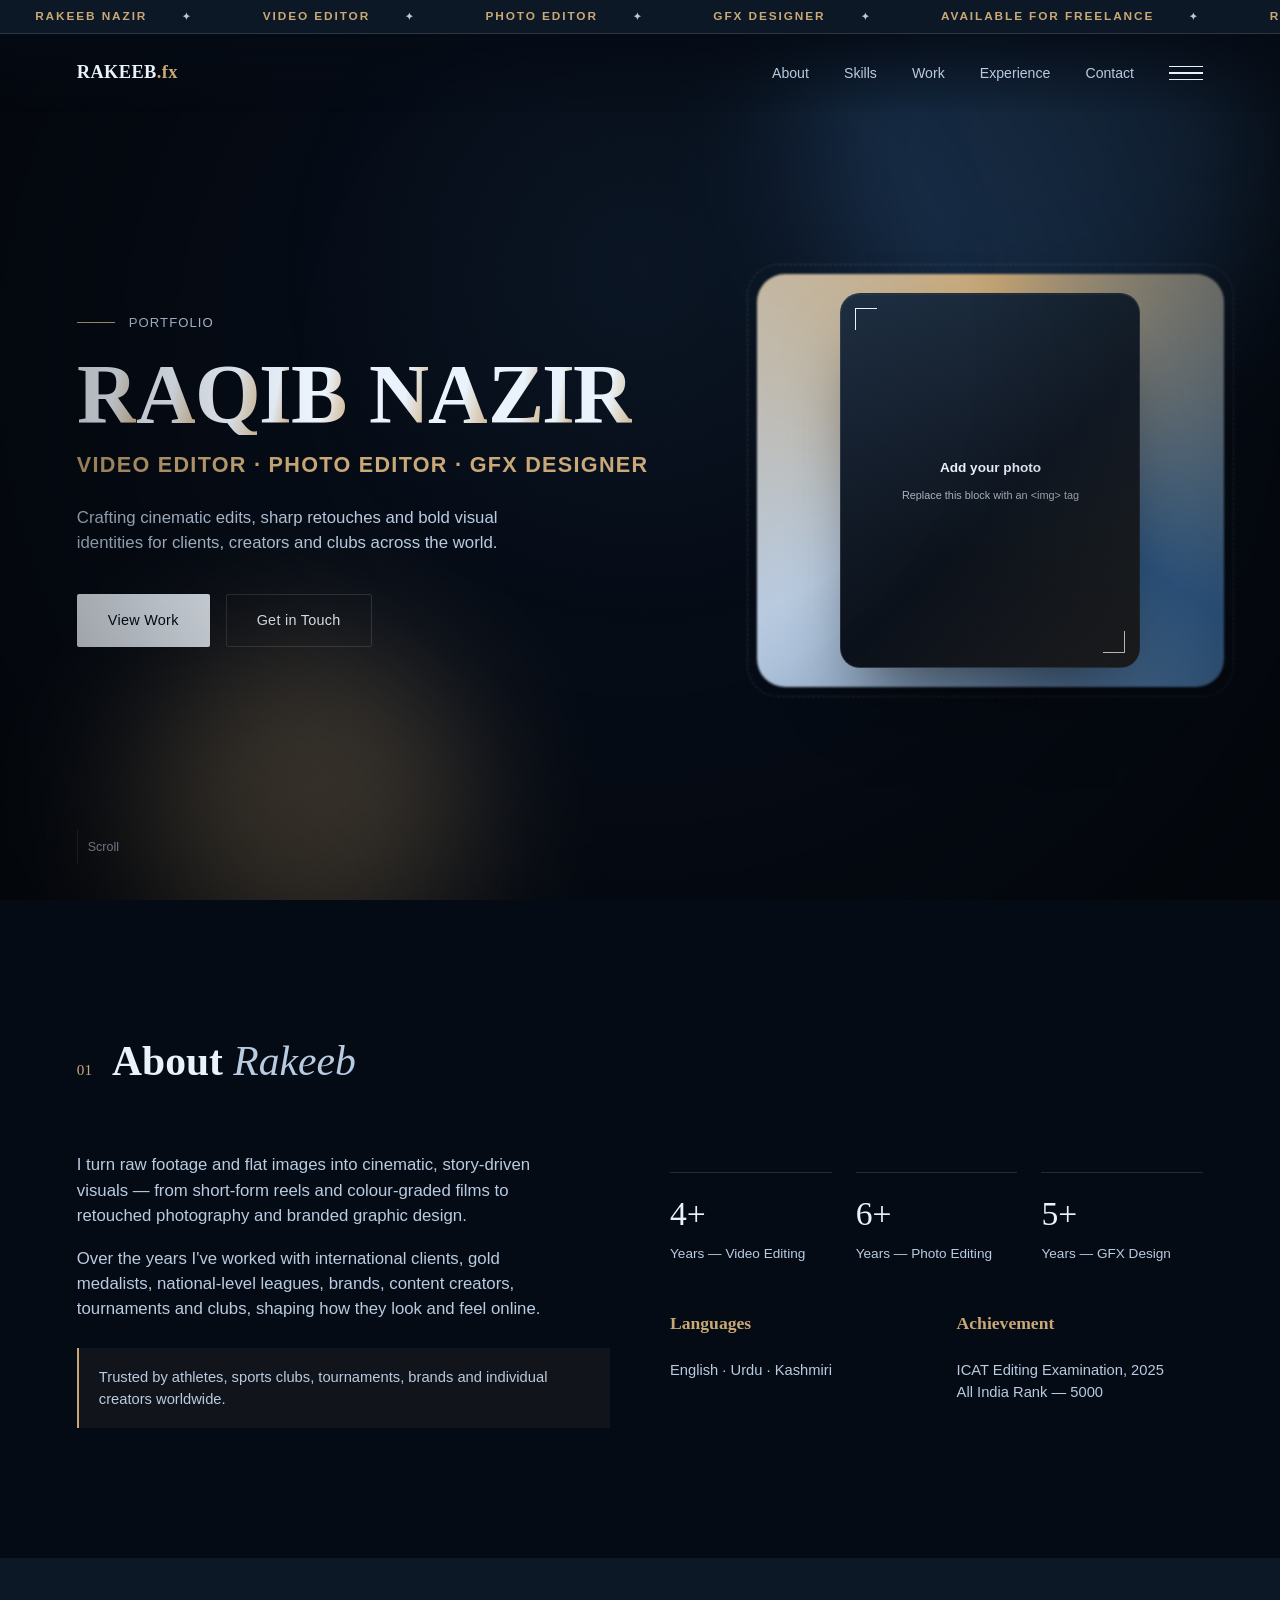
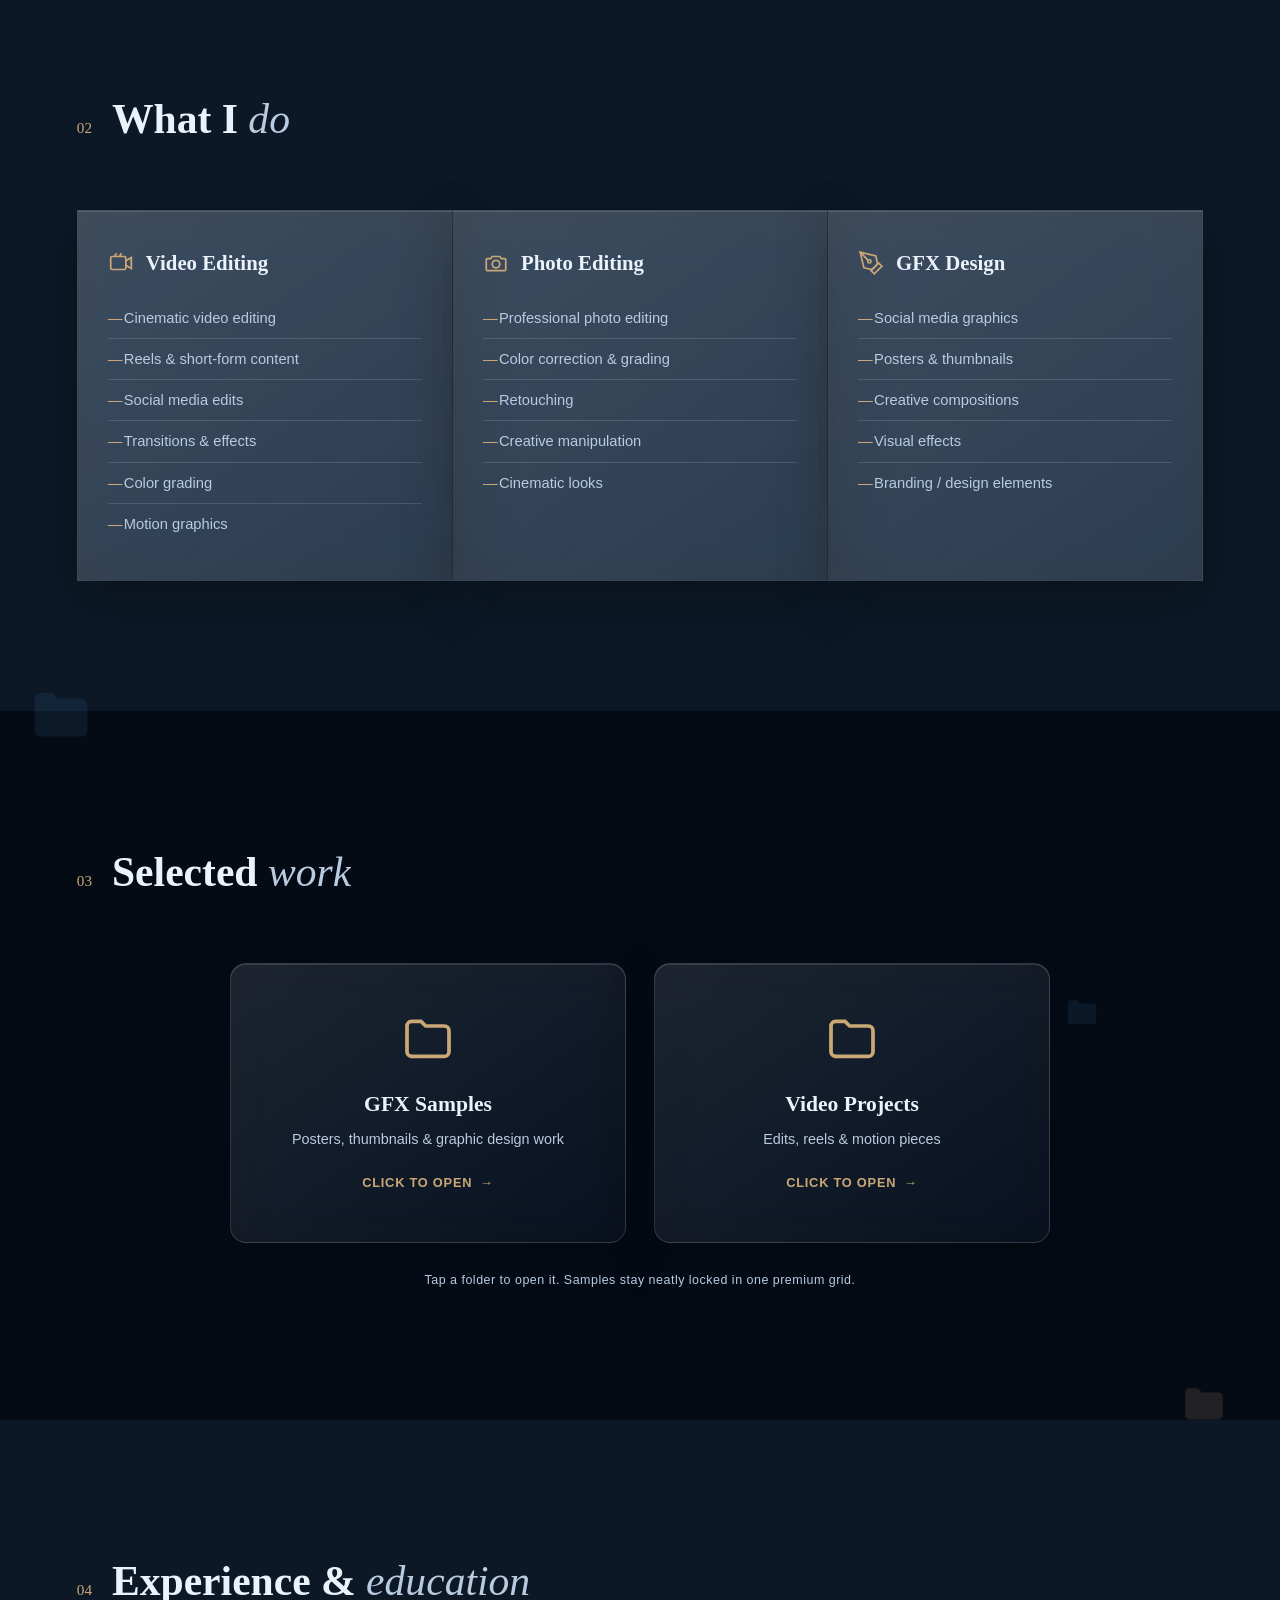
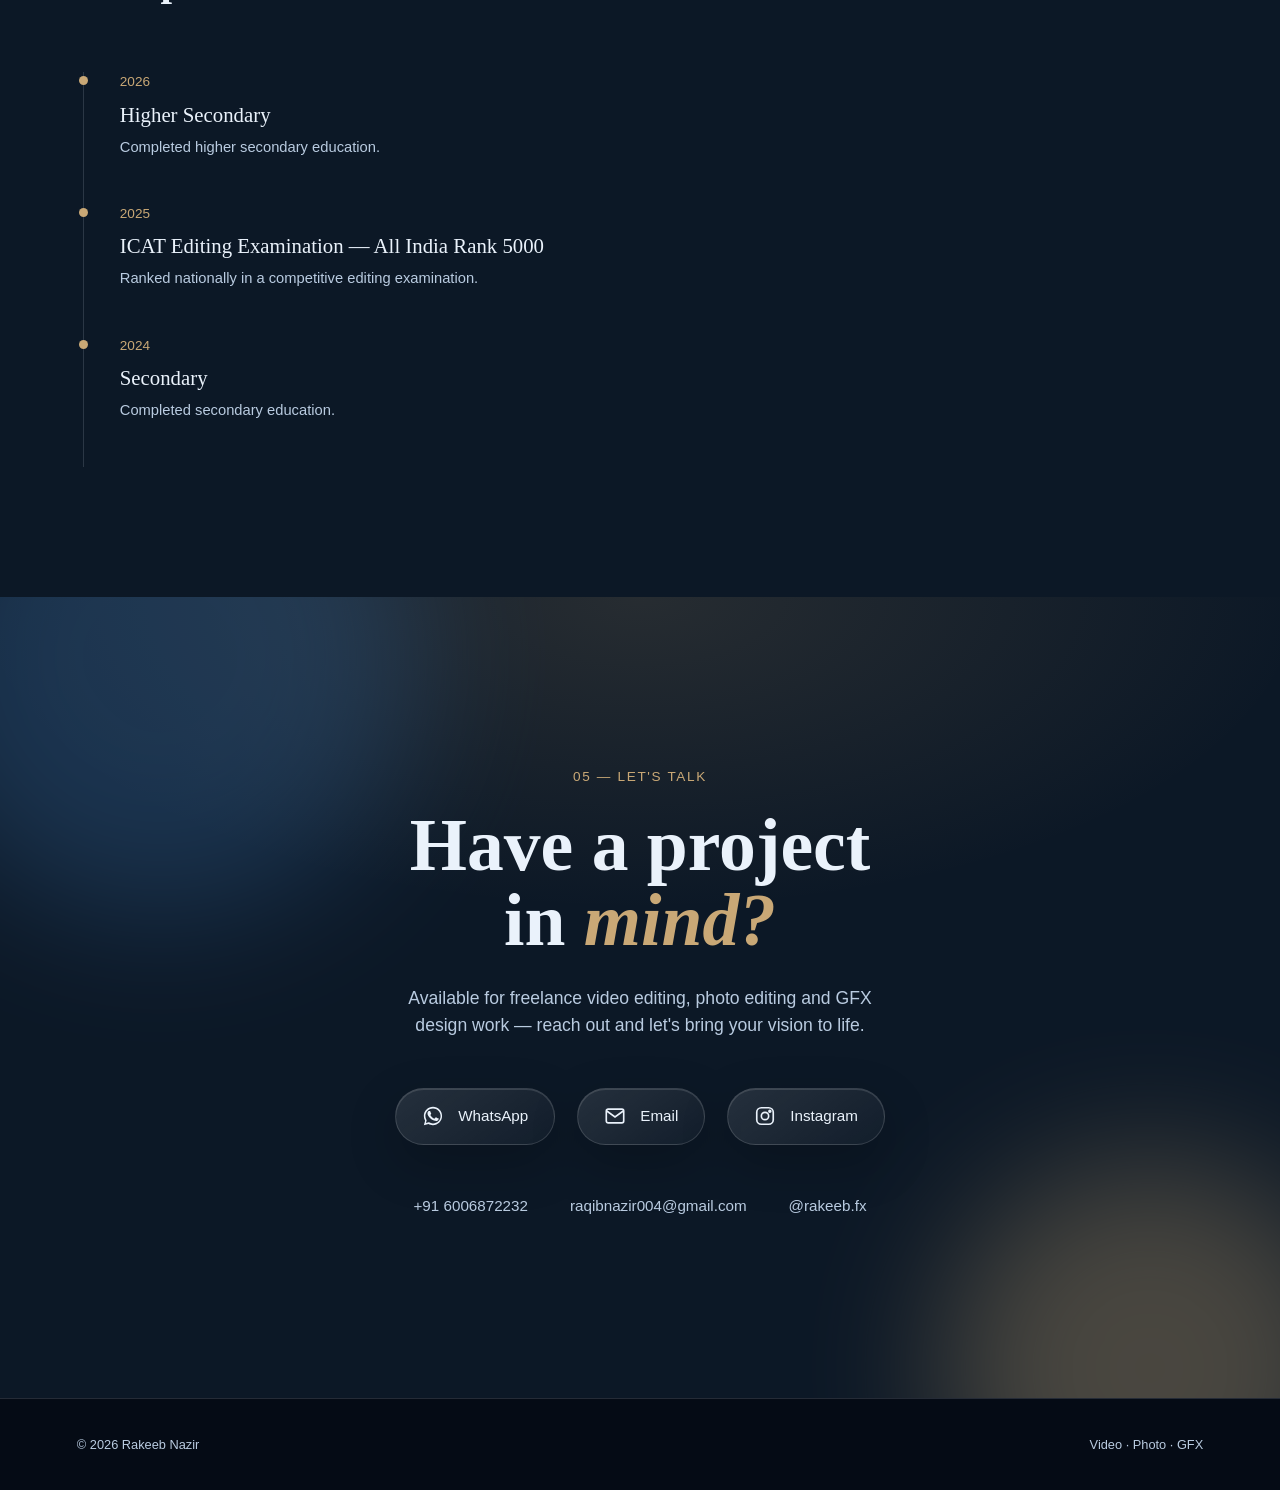
<file: rakeeb-fx-portfolio-final-2.html>
<!DOCTYPE html>
<html lang="en">
<head>
<meta charset="UTF-8">
<meta name="viewport" content="width=device-width, initial-scale=1.0">
<title>Rakeeb Nazir — Video Editor · Photo Editor · GFX Designer</title>
<style>
  :root{
    --prussian:#0B2545;
    --sailor:#3A6EA5;
    --alice:#EAF2FB;
    --alice-dim:#B9CBE0;
    --gold:#C9A876;
    --gold-dim:#8f7a53;
    --ink:#050B15;
    --ink-2:#0C1826;
    --line:rgba(234,242,251,0.14);
    --serif:'Fraunces', Georgia, serif;
    --sans:'Inter', -apple-system, sans-serif;
  }
  @font-face{font-family:'Fraunces';src:local('Georgia');}
  *{box-sizing:border-box; margin:0; padding:0;}
  html{scroll-behavior:smooth;}
  body{
    background:var(--ink);
    color:var(--alice);
    font-family:var(--sans);
    overflow-x:hidden;
    line-height:1.5;
  }
  ::selection{background:var(--gold); color:var(--ink);}

  .grain{
    position:fixed; inset:0; pointer-events:none; z-index:40;
    background-image:url("data:image/svg+xml,%3Csvg xmlns='http://www.w3.org/2000/svg' width='120' height='120'%3E%3Cfilter id='n'%3E%3CfeTurbulence type='fractalNoise' baseFrequency='0.9' numOctaves='2' stitchTiles='stitch'/%3E%3C/filter%3E%3Crect width='100%25' height='100%25' filter='url(%23n)' opacity='0.035'/%3E%3C/svg%3E");
    mix-blend-mode:overlay;
  }
  .vignette{
    position:fixed; inset:0; pointer-events:none; z-index:39;
    background:radial-gradient(circle at 50% 40%, transparent 40%, rgba(0,0,0,0.55) 100%);
  }
  .spotlight{
    position:fixed; inset:0; pointer-events:none; z-index:2;
    background:radial-gradient(600px circle at var(--mx,50%) var(--my,30%), rgba(58,110,165,0.10), transparent 60%);
    transition:background .1s;
  }
  .progress{position:fixed; top:0; left:0; height:2px; background:linear-gradient(90deg,var(--sailor),var(--gold)); width:0%; z-index:60; transition:width .1s;}

  .marquee-bar{
    position:fixed; top:0; left:0; right:0; height:34px; z-index:55;
    background:var(--ink-2); border-bottom:1px solid var(--line);
    display:flex; align-items:center; overflow:hidden;
    opacity:0; animation:rise .8s .5s forwards;
  }
  .marquee-track{display:flex; white-space:nowrap; animation:marqueeScroll 24s linear infinite;}
  .marquee-track span{
    padding:0 2.2rem; font-size:0.74rem; letter-spacing:0.16em; text-transform:uppercase;
    color:var(--gold); font-weight:600; flex-shrink:0;
  }
  .marquee-track span::after{content:'✦'; margin-left:2.2rem; color:var(--alice-dim); font-size:0.6rem;}
  @keyframes marqueeScroll{from{transform:translateX(0);} to{transform:translateX(-50%);}}

  /* intro curtain */
  .curtain{position:fixed; inset:0; z-index:80; display:flex; pointer-events:none;}
  .curtain div{flex:1; background:var(--ink);}
  .curtain div:first-child{animation:curtainL .9s .1s cubic-bezier(.77,0,.18,1) forwards;}
  .curtain div:last-child{animation:curtainR .9s .1s cubic-bezier(.77,0,.18,1) forwards;}
  @keyframes curtainL{to{transform:translateX(-100%);}}
  @keyframes curtainR{to{transform:translateX(100%);}}

  nav{
    position:fixed; top:34px; left:0; right:0; z-index:50;
    display:flex; justify-content:space-between; align-items:center;
    padding:22px 6vw;
    backdrop-filter:blur(10px);
    background:linear-gradient(to bottom, rgba(5,11,21,0.85), transparent);
    opacity:0; animation:rise .8s .9s forwards;
  }
  .logo{font-family:var(--serif); font-size:1.15rem; letter-spacing:0.02em; font-weight:600; color:var(--alice);}
  .logo span{color:var(--gold);}
  .nav-right{display:flex; align-items:center; gap:2.2rem;}
  nav ul{list-style:none; display:flex; gap:2.2rem;}
  nav a{color:var(--alice-dim); text-decoration:none; font-size:0.88rem; position:relative; padding-bottom:4px;}
  nav a::after{content:''; position:absolute; left:0; bottom:0; width:0%; height:1px; background:var(--gold); transition:width .35s ease;}
  nav a:hover{color:var(--alice);}
  nav a:hover::after{width:100%;}

  .menu-toggle{
    display:flex; flex-direction:column; justify-content:center; gap:5px;
    width:34px; height:34px; background:none; border:none; cursor:pointer;
    position:relative; z-index:56; padding:0;
  }
  .menu-toggle span{display:block; width:100%; height:1.5px; background:var(--alice); transition:transform .35s ease, opacity .35s ease;}
  .menu-toggle.active span:nth-child(1){transform:translateY(6.5px) rotate(45deg);}
  .menu-toggle.active span:nth-child(2){opacity:0;}
  .menu-toggle.active span:nth-child(3){transform:translateY(-6.5px) rotate(-45deg);}

  .mega-menu{
    position:fixed; top:78px; right:6vw; z-index:56; min-width:200px;
    background:var(--ink-2); border:1px solid var(--line); border-radius:14px; padding:10px;
    display:flex; flex-direction:column;
    opacity:0; transform:translateY(-12px) scale(.95); pointer-events:none;
    transition:opacity .3s ease, transform .3s ease;
    box-shadow:0 30px 60px -20px rgba(0,0,0,.65);
  }
  .mega-menu.open{opacity:1; transform:translateY(0) scale(1); pointer-events:auto;}
  .mega-menu a{
    padding:13px 16px; color:var(--alice-dim); text-decoration:none; font-size:0.9rem;
    border-radius:9px; transition:background .25s ease, color .25s ease, padding-left .25s ease;
  }
  .mega-menu a:hover{background:rgba(201,168,118,0.1); color:var(--alice); padding-left:20px;}

  .blob{position:absolute; border-radius:50%; filter:blur(70px); opacity:0.32; pointer-events:none; z-index:0;}
  @keyframes float1{0%,100%{transform:translate(0,0) scale(1);} 50%{transform:translate(30px,-40px) scale(1.1);}}
  @keyframes float2{0%,100%{transform:translate(0,0) scale(1);} 50%{transform:translate(-40px,30px) scale(1.15);}}
  @keyframes float3{0%,100%{transform:translate(0,0);} 50%{transform:translate(20px,20px);}}

  .hero{
    position:relative; min-height:100vh; display:flex; align-items:center;
    padding:0 6vw; background:var(--ink); overflow:hidden;
  }
  .hero .blob-a{width:480px; height:480px; background:var(--sailor); top:-100px; right:0; animation:float1 12s ease-in-out infinite;}
  .hero .blob-b{width:340px; height:340px; background:var(--gold); bottom:-80px; left:10%; animation:float2 14s ease-in-out infinite;}

  .hero-grid{
    position:relative; z-index:2;
    display:grid; grid-template-columns:1.2fr 0.8fr; gap:5vw; align-items:center; width:100%;
    padding-top:60px;
  }
  .eyebrow-row{display:flex; align-items:center; gap:14px; margin-bottom:22px; opacity:0; animation:rise .9s 1.1s forwards;}
  .eyebrow-line{width:38px; height:1px; background:var(--gold);}
  .eyebrow-row span{font-size:0.82rem; color:var(--alice-dim); letter-spacing:0.08em; text-transform:uppercase;}

  .hero-name{
    font-family:var(--serif); font-weight:700;
    font-size:clamp(2.6rem, 6.6vw, 5.8rem); line-height:0.95; letter-spacing:-0.02em;
    display:flex; flex-wrap:wrap; overflow:hidden;
  }
  .hero-name .letter{
    display:inline-block;
    background:linear-gradient(100deg, var(--alice) 30%, var(--gold) 55%, var(--alice) 80%);
    background-size:220% auto; -webkit-background-clip:text; background-clip:text; color:transparent;
    opacity:0; transform:translateY(110%) rotate(8deg);
    animation:letterIn .9s cubic-bezier(.2,.8,.2,1) forwards, shine 7s linear infinite 2.6s;
  }
  .hero-name .letter-space{width:0.28em; animation:none !important; opacity:1;}
  @keyframes letterIn{to{opacity:1; transform:translateY(0) rotate(0deg);}}
  @keyframes shine{to{background-position:-220% center;}}

  .hero-role{
    font-family:var(--sans); font-size:clamp(1rem,2vw,1.35rem); letter-spacing:0.06em; text-transform:uppercase;
    color:var(--gold); margin-top:14px; font-weight:600;
    opacity:0; animation:rise 1s 1.6s forwards;
  }
  .hero-sub{
    max-width:480px; margin-top:24px; color:var(--alice-dim); font-size:1.05rem;
    opacity:0; animation:rise 1s 1.75s forwards;
  }
  .hero-cta{margin-top:38px; display:flex; gap:16px; flex-wrap:wrap; opacity:0; animation:rise 1s 1.9s forwards;}
  .btn{
    position:relative; overflow:hidden;
    padding:15px 30px; border-radius:2px; font-size:0.9rem; text-decoration:none;
    transition:transform .3s, box-shadow .3s; letter-spacing:0.02em; border:1px solid transparent;
    display:inline-block;
  }
  .btn-solid{background:var(--alice); color:var(--ink);}
  .btn-solid:hover{transform:translateY(-3px); box-shadow:0 14px 30px -8px rgba(201,168,118,0.5);}
  .btn-ghost{border-color:var(--line); color:var(--alice);}
  .btn-ghost:hover{transform:translateY(-3px); border-color:var(--gold); background:rgba(201,168,118,0.1);}
  .btn::before{content:''; position:absolute; top:0; left:-120%; width:60%; height:100%; background:linear-gradient(120deg, transparent, rgba(255,255,255,0.35), transparent); transform:skewX(-20deg);}
  .btn:hover::before{animation:sweep .8s ease;}
  @keyframes sweep{to{left:140%;}}

  /* portrait assembling from fragments */
  .portrait-wrap{
    position:relative; display:flex; align-items:center; justify-content:center;
    opacity:0; animation:portraitIn 1.1s 1.3s cubic-bezier(.2,.7,.2,1) forwards, bob 5s ease-in-out infinite 3s;
  }
  @keyframes portraitIn{0%{opacity:0; transform:scale(.4) rotate(-25deg); filter:blur(14px);} 100%{opacity:1; transform:scale(1) rotate(0deg); filter:blur(0);}}
  @keyframes bob{0%,100%{transform:translateY(0);} 50%{transform:translateY(-14px);}}
  .shard{position:absolute; border-radius:50%; z-index:1; opacity:0;}
  .shard1{width:60px; height:60px; background:var(--sailor); top:-40px; left:-60px; animation:shard1move 1.1s 1.15s cubic-bezier(.2,.8,.2,1) forwards;}
  .shard2{width:40px; height:40px; background:var(--gold); bottom:-20px; right:-50px; animation:shard2move 1.1s 1.25s cubic-bezier(.2,.8,.2,1) forwards;}
  .shard3{width:26px; height:26px; background:var(--alice); top:50%; right:-70px; animation:shard3move 1.1s 1.35s cubic-bezier(.2,.8,.2,1) forwards;}
  @keyframes shard1move{0%{opacity:.9; transform:translate(-120px,-140px) rotate(-60deg) scale(1.6);} 100%{opacity:0; transform:translate(0,0) rotate(0) scale(.3);}}
  @keyframes shard2move{0%{opacity:.9; transform:translate(140px,120px) rotate(80deg) scale(1.6);} 100%{opacity:0; transform:translate(0,0) rotate(0) scale(.3);}}
  @keyframes shard3move{0%{opacity:.9; transform:translate(150px,-40px) rotate(40deg) scale(1.4);} 100%{opacity:0; transform:translate(0,0) rotate(0) scale(.3);}}

  .ring{
    position:absolute; width:110%; height:110%; border-radius:28px;
    background:conic-gradient(from 0deg, var(--gold), var(--sailor), var(--alice-dim), var(--gold));
    animation:spin 8s linear infinite;
    filter:blur(1px);
  }
  .ring::after{content:''; position:absolute; inset:-10px; border-radius:32px; border:1px dashed rgba(234,242,251,0.2);}
  @keyframes spin{to{transform:rotate(360deg);}}
  .portrait{
    position:relative; width:min(300px,68vw); aspect-ratio:4/5; border-radius:20px;
    background:
      linear-gradient(160deg, rgba(234,242,251,0.06), rgba(234,242,251,0.01)),
      linear-gradient(200deg, var(--ink-2), var(--ink) 70%);
    border:1px solid rgba(234,242,251,0.12);
    backdrop-filter:blur(6px);
    display:flex; align-items:center; justify-content:center;
    overflow:hidden; z-index:2;
    box-shadow:0 40px 70px -25px rgba(0,0,0,0.6), inset 0 1px 0 rgba(255,255,255,0.05);
    transition:transform .4s ease;
    animation:breathe 4s ease-in-out infinite, glowPulse 3s ease-in-out infinite;
  }
  @keyframes breathe{0%,100%{transform:scale(1);} 50%{transform:scale(1.02);}}
  @keyframes glowPulse{0%,100%{box-shadow:0 40px 70px -25px rgba(0,0,0,0.6), 0 0 0px rgba(201,168,118,0);} 50%{box-shadow:0 40px 70px -25px rgba(0,0,0,0.6), 0 0 35px rgba(201,168,118,0.35);}}
  .portrait::before{
    content:''; position:absolute; inset:0;
    background:linear-gradient(135deg, rgba(58,110,165,0.16), transparent 55%, rgba(201,168,118,0.14));
    pointer-events:none;
  }
  .frame-corner{position:absolute; width:22px; height:22px; z-index:3; border-color:var(--gold);}
  .fc-tl{top:14px; left:14px; border-top:1.5px solid; border-left:1.5px solid;}
  .fc-br{bottom:14px; right:14px; border-bottom:1.5px solid; border-right:1.5px solid;}
  .portrait-wrap:hover .portrait{transform:translateY(-6px);}
  .portrait-wrap:hover .ring{animation-duration:2.5s;}
  .portrait img{width:100%; height:100%; object-fit:cover; display:block; transition:transform .5s ease;}
  .portrait-wrap:hover .portrait img{transform:scale(1.06);}
  .portrait-label{color:var(--alice); font-size:0.85rem; text-align:center; z-index:2; padding:16px; font-weight:600;}
  .portrait-label small{display:block; margin-top:8px; font-size:0.68rem; opacity:0.7; font-weight:400;}

  @keyframes rise{from{opacity:0; transform:translateY(26px);} to{opacity:1; transform:translateY(0);}}

  .scroll-cue{
    position:absolute; bottom:36px; left:6vw; display:flex; align-items:center; gap:10px; z-index:2;
    color:var(--alice-dim); font-size:0.78rem; opacity:0; animation:rise 1s 2.2s forwards;
  }
  .scroll-cue .bar{width:1px; height:34px; background:var(--line); position:relative; overflow:hidden;}
  .scroll-cue .bar::after{content:''; position:absolute; top:-100%; left:0; width:100%; height:100%; background:var(--gold); animation:scrollbar 1.8s infinite;}
  @keyframes scrollbar{50%{top:0;} 100%{top:100%;}}

  section{padding:130px 6vw; position:relative; scroll-margin-top:90px;}
  .section-head{display:flex; align-items:baseline; gap:20px; margin-bottom:60px;}
  .section-num{font-family:var(--serif); font-size:0.95rem; color:var(--gold);}
  .title-mask{overflow:hidden; display:inline-block; position:relative;}
  .section-title{font-family:var(--serif); font-size:clamp(1.8rem,3.4vw,2.6rem); font-weight:600; color:var(--alice); position:relative; display:inline-block; transform:translateY(100%); transition:transform .9s cubic-bezier(.2,.8,.2,1);}
  .section-head.in .section-title{transform:translateY(0);}
  .section-title em{font-style:italic; color:var(--alice-dim); font-weight:400;}
  .curtain-wipe{position:absolute; inset:0; background:var(--gold); transform:scaleX(0); transform-origin:left; z-index:3;}
  .section-head.in .curtain-wipe{animation:wipe 1s cubic-bezier(.6,0,.2,1) forwards;}
  @keyframes wipe{0%{transform:scaleX(0); transform-origin:left;} 45%{transform:scaleX(1); transform-origin:left;} 55%{transform-origin:right;} 100%{transform:scaleX(0); transform-origin:right;}}

  .reveal{opacity:0; transform:translateY(34px); transition:opacity .8s ease, transform .8s ease;}
  .reveal.in{opacity:1; transform:translateY(0);}
  .stagger > *{opacity:0; transform:translateY(24px) scale(.96); transition:opacity .6s ease, transform .6s ease;}
  .stagger.in > *{opacity:1; transform:translateY(0) scale(1);}
  .stagger.in > *:nth-child(1){transition-delay:.05s;}
  .stagger.in > *:nth-child(2){transition-delay:.15s;}
  .stagger.in > *:nth-child(3){transition-delay:.25s;}
  .stagger.in > *:nth-child(4){transition-delay:.35s;}
  .stagger.in > *:nth-child(5){transition-delay:.45s;}
  .stagger.in > *:nth-child(6){transition-delay:.55s;}

  .ratio-grid.stagger > *{opacity:0; transform:translateY(18px) scale(.98); transition:opacity .55s ease, transform .55s cubic-bezier(.2,.8,.2,1);}
  .ratio-grid.stagger.in > *{opacity:1; transform:translateY(0) scale(1);}
  .ratio-grid.stagger.in > *:nth-child(1){transition-delay:.04s;}
  .ratio-grid.stagger.in > *:nth-child(2){transition-delay:.10s;}
  .ratio-grid.stagger.in > *:nth-child(3){transition-delay:.16s;}
  .ratio-grid.stagger.in > *:nth-child(4){transition-delay:.22s;}

  .about-grid{display:grid; grid-template-columns:1fr 1fr; gap:60px;}
  .about-text p{color:var(--alice-dim); font-size:1.05rem; margin-bottom:18px; max-width:52ch;}
  .stat-row{display:grid; grid-template-columns:repeat(3,1fr); gap:24px; margin-top:20px;}
  .stat{border-top:1px solid var(--line); padding-top:16px; transition:border-color .3s;}
  .stat:hover{border-color:var(--gold);}
  .stat .num{font-family:var(--serif); font-size:2.1rem; color:var(--alice);}
  .stat .lbl{color:var(--alice-dim); font-size:0.85rem; margin-top:4px;}
  .clients-note{margin-top:26px; padding:18px 20px; border-left:2px solid var(--gold); background:rgba(201,168,118,0.06); color:var(--alice-dim); font-size:0.92rem; transition:background .3s;}
  .clients-note:hover{background:rgba(201,168,118,0.13);}

  .skill-cols{display:grid; grid-template-columns:repeat(3,1fr); gap:1px; background:var(--line); border:1px solid var(--line);}
  .skill-col{background:var(--ink); padding:36px 30px; transition:background .35s, transform .35s;}
  .skill-col:hover{background:var(--ink-2); transform:translateY(-6px);}
  .skill-col h3{font-family:var(--serif); font-size:1.3rem; margin-bottom:20px; color:var(--alice); display:flex; align-items:center; gap:12px;}
  .skill-col h3 svg{width:26px; height:26px; color:var(--gold); flex-shrink:0;}
  .skill-col ul{list-style:none;}
  .skill-col li{color:var(--alice-dim); font-size:0.92rem; padding:9px 0; border-top:1px solid var(--line); position:relative; padding-left:16px; transition:color .25s, padding-left .25s;}
  .skill-col li:first-child{border-top:none;}
  .skill-col li::before{content:'—'; position:absolute; left:0; color:var(--gold);}
  .skill-col li:hover{color:var(--alice); padding-left:22px;}

  /* folder cards — click to open a section's projects */
  .folder-grid{
    display:grid; grid-template-columns:repeat(2,1fr); gap:28px; max-width:820px; margin:0 auto;
    position:relative;
  }
  .folder-card{
    position:relative; overflow:hidden; cursor:pointer; text-align:center;
    padding:48px 30px; border:1px solid var(--line); border-radius:16px;
    background:linear-gradient(160deg, rgba(234,242,251,0.05), rgba(234,242,251,0.01));
    transition:transform .4s ease, border-color .35s ease, box-shadow .4s ease;
  }
  .folder-card:hover{transform:translateY(-8px); border-color:var(--gold); box-shadow:0 30px 60px -22px rgba(201,168,118,0.4);}
  .folder-card.open{border-color:var(--gold); background:rgba(201,168,118,0.06);}
  .folder-icon{width:56px; height:56px; margin:0 auto 20px; color:var(--gold); animation:folderBob 4.5s ease-in-out infinite;}
  .folder-icon svg{width:100%; height:100%;}
  @keyframes folderBob{0%,100%{transform:translateY(0) rotate(0deg);} 50%{transform:translateY(-6px) rotate(-3deg);}}
  .folder-card h3{font-family:var(--serif); font-size:1.35rem; color:var(--alice); margin-bottom:8px;}
  .folder-card p{color:var(--alice-dim); font-size:0.9rem; margin-bottom:20px;}
  .folder-cta{
    display:inline-flex; align-items:center; gap:8px; font-size:0.8rem; letter-spacing:0.06em;
    text-transform:uppercase; color:var(--gold); font-weight:600;
  }
  .folder-cta .arrow{transition:transform .35s ease;}
  .folder-card.open .folder-cta .arrow{transform:rotate(90deg);}
  .folder-card:hover .folder-cta .arrow{transform:translateX(4px);}

  /* decorative ambient folders floating in the background of the work section */
  .folder-float{position:absolute; opacity:0.14; color:var(--sailor); pointer-events:none; z-index:0;}
  .folder-float svg{width:100%; height:100%;}
  .ff1{width:70px; height:70px; top:-30px; left:2%; animation:float1 11s ease-in-out infinite;}
  .ff2{width:50px; height:50px; bottom:-10px; right:4%; color:var(--gold); animation:float2 13s ease-in-out infinite;}
  .ff3{width:38px; height:38px; top:40%; right:14%; animation:float3 9s ease-in-out infinite;}

  .folder-panel{
    max-height:0; overflow:hidden; opacity:0; margin-top:0;
    transition:max-height .6s cubic-bezier(.2,.8,.2,1), opacity .5s ease, margin-top .5s ease;
  }
  .folder-panel.open{max-height:1600px; opacity:1; margin-top:48px;}
  .panel-head{display:flex; align-items:center; justify-content:space-between; margin-bottom:28px; max-width:900px; margin-left:auto; margin-right:auto;}
  .panel-head h4{font-family:var(--serif); font-size:1.4rem; color:var(--alice); font-weight:600;}
  .panel-close{
    background:none; border:1px solid var(--line); color:var(--alice-dim); border-radius:50px;
    padding:8px 18px; font-size:0.8rem; cursor:pointer; transition:border-color .3s, color .3s;
  }
  .panel-close:hover{border-color:var(--gold); color:var(--alice);}

  .ratio-grid{
    display:grid; grid-template-columns:repeat(4,minmax(0,1fr)); gap:22px; max-width:980px; margin:0 auto;
    align-items:start;
  }
  .ratio-card{width:100%; max-width:none;}
  #gfx-panel .ratio-card{aspect-ratio:3/4;}
  #video-panel .ratio-card{aspect-ratio:9/16;}

  .project-grid{
    display:grid; grid-template-columns:repeat(3,1fr); gap:24px; max-width:900px; margin:0 auto;
    perspective:1200px;
  }
  .project-card{
    max-width:220px; margin:0 auto; width:100%; border:1px solid rgba(255,255,255,.14); border-radius:20px;
    display:flex; flex-direction:column; align-items:center; justify-content:center; gap:10px;
    color:var(--alice-dim); font-size:0.85rem; position:relative; overflow:hidden;
    user-select:none; -webkit-user-select:none; touch-action:auto; transform:translateZ(0);
    background:linear-gradient(145deg,rgba(255,255,255,.12),rgba(255,255,255,.035) 48%,rgba(255,255,255,.015));
    backdrop-filter:blur(22px) saturate(145%); -webkit-backdrop-filter:blur(22px) saturate(145%);
    box-shadow:inset 0 1px 0 rgba(255,255,255,.18), 0 18px 45px rgba(0,0,0,.28);
    transition:border-color .35s, background .35s, box-shadow .35s, filter .35s, transform .35s cubic-bezier(.2,.8,.2,1);
  }
  .project-card::before{
    content:''; position:absolute; inset:-60%; pointer-events:none;
    background:conic-gradient(from 0deg, transparent 0 68%, rgba(201,168,118,.22) 74%, transparent 82%);
    animation:projectSweep 5s linear infinite;
  }
  .project-card::after{
    content:''; position:absolute; inset:0; pointer-events:none;
    background:linear-gradient(135deg, rgba(234,242,251,.08), transparent 42%, rgba(201,168,118,.08));
    opacity:0; transition:opacity .35s;
  }
  .project-card:hover{
    border-color:rgba(201,168,118,.62); background:linear-gradient(145deg,rgba(255,255,255,.16),rgba(201,168,118,.07));
    box-shadow:inset 0 1px 0 rgba(255,255,255,.22), 0 26px 55px rgba(0,0,0,.34), 0 0 30px rgba(201,168,118,.14);
    filter:saturate(1.08); transform:translateY(-6px) scale(1.015);
  }
  .project-card:active{transform:translateY(-3px) scale(1.005);}
  .project-card.dragging{ /* legacy class kept harmless for cached scripts */ }
  .project-card video, .project-card img{width:100%; height:100%; object-fit:cover; display:block;}
  .plus{font-size:1.8rem; color:var(--gold); font-family:var(--serif); transition:transform .35s, opacity .35s;}
  .project-card:hover .plus{transform:rotate(90deg) scale(1.15);}
  .project-card:hover::after{opacity:1;}
  @keyframes projectSweep{to{transform:rotate(360deg);}}
  @keyframes projectGlow{
    0%,100%{box-shadow:0 0 0 rgba(201,168,118,0);}
    50%{box-shadow:0 0 24px rgba(201,168,118,.16);}
  }
  .project-card.project-animated{animation:projectGlow 3.5s ease-in-out infinite;}
  .project-card.project-animated:nth-child(2){animation-delay:.35s;}
  .project-card.project-animated:nth-child(3){animation-delay:.7s;}
  .project-card.project-animated:nth-child(4){animation-delay:1.05s;}
  .project-card.project-animated:nth-child(5){animation-delay:1.4s;}
  .project-card.project-animated:nth-child(6){animation-delay:1.75s;}
  .drag-hint{
    text-align:center; margin:28px auto 0; color:var(--alice-dim); font-size:.78rem; opacity:.65;
    letter-spacing:.04em;
  }

  .timeline{border-left:1px solid var(--line); margin-left:6px;}
  .t-item{position:relative; padding:0 0 46px 36px;}
  .t-item::before{content:''; position:absolute; left:-5px; top:4px; width:9px; height:9px; border-radius:50%; background:var(--gold); box-shadow:0 0 0 0 rgba(201,168,118,0.6); animation:tpulse 2.4s infinite;}
  @keyframes tpulse{0%{box-shadow:0 0 0 0 rgba(201,168,118,0.5);} 70%{box-shadow:0 0 0 10px rgba(201,168,118,0);} 100%{box-shadow:0 0 0 0 rgba(201,168,118,0);}}
  .t-year{color:var(--gold); font-size:0.85rem; margin-bottom:6px;}
  .t-title{font-family:var(--serif); font-size:1.3rem; color:var(--alice); margin-bottom:6px;}
  .t-desc{color:var(--alice-dim); font-size:0.92rem; max-width:60ch;}

  .info-row{display:grid; grid-template-columns:repeat(3,1fr); gap:40px;}
  .info-block h4{font-family:var(--serif); font-size:1.1rem; margin-bottom:16px; color:var(--gold);}
  .info-block p, .info-block li{color:var(--alice-dim); font-size:0.92rem; list-style:none; padding:6px 0;}

  .contact-section{
    position:relative; padding:170px 6vw; overflow:hidden;
    background:radial-gradient(ellipse 80% 60% at 50% 0%, rgba(201,168,118,0.14), transparent 65%), var(--ink-2);
  }
  .contact-section .blob-c{width:520px; height:520px; background:var(--sailor); top:-200px; left:-100px; animation:float3 10s ease-in-out infinite;}
  .contact-section .blob-d{width:420px; height:420px; background:var(--gold); bottom:-180px; right:-80px; animation:float1 13s ease-in-out infinite;}
  .contact-wrap{position:relative; z-index:2; text-align:center; max-width:800px; margin:0 auto;}
  .contact-eyebrow{color:var(--gold); letter-spacing:0.12em; text-transform:uppercase; font-size:0.85rem; margin-bottom:20px; opacity:0;}
  .contact-title{font-family:var(--serif); font-size:clamp(2.6rem,7vw,4.6rem); line-height:1.03; margin-bottom:26px; opacity:0;}
  .contact-title em{color:var(--gold); font-style:italic;}
  .contact-desc{color:var(--alice-dim); font-size:1.1rem; max-width:52ch; margin:0 auto; opacity:0;}
  .contact-cta{margin-top:50px; opacity:0; display:flex; justify-content:center; gap:22px; flex-wrap:wrap;}
  .icon-btn{
    display:flex; align-items:center; gap:14px;
    padding:16px 26px; border-radius:50px; text-decoration:none;
    background:rgba(234,242,251,0.04); border:1px solid var(--line);
    color:var(--alice); font-size:0.95rem; font-weight:500;
    transition:transform .35s, border-color .35s, background .35s, box-shadow .35s;
    position:relative; overflow:hidden;
  }
  .icon-btn svg{width:22px; height:22px; flex-shrink:0; position:relative; z-index:2;}
  .icon-btn span{position:relative; z-index:2;}
  .icon-btn::before{content:''; position:absolute; inset:0; border-radius:50px; opacity:0; background:linear-gradient(100deg,var(--sailor),var(--gold)); transition:opacity .35s;}
  .icon-btn:hover{transform:translateY(-5px); border-color:transparent; box-shadow:0 18px 34px -14px rgba(201,168,118,0.5);}
  .icon-btn:hover::before{opacity:1;}
  .icon-btn.whatsapp{animation:btnpop 2.6s ease-in-out infinite;}
  @keyframes btnpop{0%,100%{box-shadow:0 0 0 0 rgba(201,168,118,0.35);} 50%{box-shadow:0 0 0 10px rgba(201,168,118,0);}}
  .contact-links{display:flex; justify-content:center; gap:34px; flex-wrap:wrap; margin-top:40px; opacity:0;}
  .contact-links a{color:var(--alice-dim); text-decoration:none; font-size:0.95rem; padding:10px 4px; position:relative;}
  .contact-links a::after{content:''; position:absolute; left:0; bottom:0; width:0%; height:1px; background:var(--gold); transition:width .35s ease;}
  .contact-links a:hover{color:var(--alice);}
  .contact-links a:hover::after{width:100%;}
  .contact-wrap .fade-in{animation:rise 1s forwards;}
  .contact-eyebrow.fade-in{animation-delay:.05s;}
  .contact-title.fade-in{animation-delay:.15s;}
  .contact-desc.fade-in{animation-delay:.3s;}
  .contact-cta.fade-in{animation-delay:.45s;}
  .contact-links.fade-in{animation-delay:.6s;}

  footer{padding:36px 6vw; border-top:1px solid var(--line); display:flex; justify-content:space-between; color:var(--alice-dim); font-size:0.8rem;}



  /* iOS-inspired glass surface + premium touch feedback */
  .folder-card, .skill-col, .icon-btn, .mega-menu{
    background:linear-gradient(145deg,rgba(255,255,255,.105),rgba(255,255,255,.028));
    border-color:rgba(255,255,255,.14);
    box-shadow:inset 0 1px 0 rgba(255,255,255,.13), 0 18px 50px rgba(0,0,0,.22);
    backdrop-filter:blur(24px) saturate(150%); -webkit-backdrop-filter:blur(24px) saturate(150%);
  }
  .panel-close{background:rgba(255,255,255,.055); backdrop-filter:blur(14px); -webkit-backdrop-filter:blur(14px);}
  .bird-layer{position:fixed; inset:0; z-index:70; pointer-events:none; overflow:hidden;}
  .crow{position:absolute; left:0; top:0; width:34px; height:24px; opacity:0; filter:drop-shadow(0 7px 10px rgba(0,0,0,.5)); animation:flyCrow var(--dur,1.9s) cubic-bezier(.2,.65,.25,1) forwards;}
  .crow svg{width:100%;height:100%;overflow:visible;}
  @keyframes flyCrow{
    0%{opacity:0; transform:translate3d(var(--sx),var(--sy),0) scale(.65) rotate(var(--rot));}
    10%{opacity:.92;}
    48%{opacity:1; transform:translate3d(calc(var(--sx) + var(--mx)),calc(var(--sy) + var(--my)),0) scale(1) rotate(var(--rot2));}
    90%{opacity:.85;}
    100%{opacity:0; transform:translate3d(calc(var(--sx) + var(--ex)),calc(var(--sy) + var(--ey)),0) scale(.72) rotate(var(--rot3));}
  }
  .tap-ripple{position:fixed; width:10px; height:10px; border-radius:50%; pointer-events:none; z-index:69; border:1px solid rgba(255,255,255,.7); background:rgba(255,255,255,.06); transform:translate(-50%,-50%) scale(0); animation:ripple .7s ease-out forwards;}
  @keyframes ripple{to{transform:translate(-50%,-50%) scale(9);opacity:0;}}

  @media(max-width:860px){
    .hero-grid, .about-grid{grid-template-columns:1fr;}
    .portrait-wrap{order:-1; margin:0 auto 20px;}
    .skill-cols, .project-grid, .info-row, .folder-grid{grid-template-columns:1fr;}
    nav ul{display:none;}
    nav{top:34px; padding:18px 6vw;}
    section{padding:90px 6vw;}
    .contact-section{padding:110px 6vw;}
    .ratio-grid{grid-template-columns:repeat(2,minmax(0,1fr)); gap:16px;}
    .ratio-card{width:100%; max-width:none;}
  }
  @media (prefers-reduced-motion: reduce){
    *{animation:none !important; transition:none !important;}
    .section-title{transform:none;}
  }

.click-spider{position:fixed;z-index:9998;pointer-events:none;transform:translate(-50%,-50%);font-size:24px;animation:spiderDrop 1.15s cubic-bezier(.2,.8,.2,1) var(--delay) both;}
.spider-body{display:block;filter:drop-shadow(0 5px 10px rgba(0,0,0,.3));}
.spider-web{position:absolute;left:50%;top:-55px;width:1px;height:55px;background:rgba(255,255,255,.65);transform-origin:bottom;}
@keyframes spiderDrop{0%{opacity:0;transform:translate(-50%,-50%) translateY(-20px) scale(.4) rotate(-15deg)}25%{opacity:1}70%{transform:translate(-50%,-50%) translate(var(--dx),var(--dy)) scale(1) rotate(8deg)}100%{opacity:0;transform:translate(-50%,-50%) translate(calc(var(--dx) + 20px),calc(var(--dy) + 25px)) scale(.65) rotate(20deg)}}
</style>
</head>
<body>

<div class="curtain"><div></div><div></div></div>
<div class="progress" id="progress"></div>
<div class="grain"></div>
<div class="vignette"></div>
<div class="spotlight" id="spotlight"></div>
<div class="bird-layer" id="birdLayer" aria-hidden="true"></div>

<div class="marquee-bar">
  <div class="marquee-track">
    <span>Rakeeb Nazir</span><span>Video Editor</span><span>Photo Editor</span><span>GFX Designer</span><span>Available for Freelance</span>
    <span>Rakeeb Nazir</span><span>Video Editor</span><span>Photo Editor</span><span>GFX Designer</span><span>Available for Freelance</span>
  </div>
</div>

<nav>
  <div class="logo">RAKEEB<span>.fx</span></div>
  <div class="nav-right">
    <ul>
      <li><a href="#about">About</a></li>
      <li><a href="#skills">Skills</a></li>
      <li><a href="#work">Work</a></li>
      <li><a href="#experience">Experience</a></li>
      <li><a href="#contact">Contact</a></li>
    </ul>
    <button type="button" class="menu-toggle" id="menuToggle" aria-label="Open menu" aria-expanded="false">
      <span></span><span></span><span></span>
    </button>
  </div>
</nav>

<div class="mega-menu" id="megaMenu">
  <a href="#about">About Me</a>
  <a href="#contact">Contact</a>
  <a href="#gfxFolder" data-open="gfx-panel">GFX Projects</a>
  <a href="#videoFolder" data-open="video-panel">Video Projects</a>
</div>

<section class="hero">
  <div class="blob blob-a" data-depth="30"></div>
  <div class="blob blob-b" data-depth="18"></div>
  <div class="hero-grid">
    <div>
      <div class="eyebrow-row"><div class="eyebrow-line"></div><span>Portfolio</span></div>
      <h1 class="hero-name" id="heroName"></h1>
      <div class="hero-role">Video Editor · Photo Editor · GFX Designer</div>
      <p class="hero-sub">Crafting cinematic edits, sharp retouches and bold visual identities for clients, creators and clubs across the world.</p>
      <div class="hero-cta">
        <a href="#work" class="btn btn-solid">View Work</a>
        <a href="#contact" class="btn btn-ghost">Get in Touch</a>
      </div>
    </div>
    <div class="portrait-wrap">
      <span class="shard shard1"></span>
      <span class="shard shard2"></span>
      <span class="shard shard3"></span>
      <div class="ring"></div>
      <div class="portrait">
        <div class="frame-corner fc-tl"></div>
        <div class="frame-corner fc-br"></div>
        <div class="portrait-label">Add your photo<br><small>Replace this block with an &lt;img&gt; tag</small></div>
      </div>
    </div>
  </div>
  <div class="scroll-cue"><div class="bar"></div><span>Scroll</span></div>
</section>

<section id="about">
  <div class="section-head reveal"><span class="section-num">01</span><div class="title-mask"><h2 class="section-title">About <em>Rakeeb</em></h2><div class="curtain-wipe"></div></div></div>
  <div class="about-grid">
    <div class="about-text reveal">
      <p>I turn raw footage and flat images into cinematic, story-driven visuals — from short-form reels and colour-graded films to retouched photography and branded graphic design.</p>
      <p>Over the years I've worked with international clients, gold medalists, national-level leagues, brands, content creators, tournaments and clubs, shaping how they look and feel online.</p>
      <div class="clients-note">Trusted by athletes, sports clubs, tournaments, brands and individual creators worldwide.</div>
    </div>
    <div class="reveal">
      <div class="stat-row">
        <div class="stat"><div class="num">4+</div><div class="lbl">Years — Video Editing</div></div>
        <div class="stat"><div class="num">6+</div><div class="lbl">Years — Photo Editing</div></div>
        <div class="stat"><div class="num">5+</div><div class="lbl">Years — GFX Design</div></div>
      </div>
      <div class="info-row" style="margin-top:46px; grid-template-columns:1fr 1fr;">
        <div class="info-block">
          <h4>Languages</h4>
          <p>English · Urdu · Kashmiri</p>
        </div>
        <div class="info-block">
          <h4>Achievement</h4>
          <p>ICAT Editing Examination, 2025<br>All India Rank — 5000</p>
        </div>
      </div>
    </div>
  </div>
</section>

<section id="skills" style="background:var(--ink-2);">
  <div class="section-head reveal"><span class="section-num">02</span><div class="title-mask"><h2 class="section-title">What I <em>do</em></h2><div class="curtain-wipe"></div></div></div>
  <div class="skill-cols stagger">
    <div class="skill-col">
      <h3><svg viewBox="0 0 24 24" fill="none" stroke="currentColor" stroke-width="1.6"><rect x="2.5" y="6" width="14" height="12" rx="1.5"/><path d="M16.5 10l5-3v10l-5-3"/><path d="M6 6l2-3M10.5 6l2-3"/></svg>Video Editing</h3>
      <ul>
        <li>Cinematic video editing</li>
        <li>Reels & short-form content</li>
        <li>Social media edits</li>
        <li>Transitions & effects</li>
        <li>Color grading</li>
        <li>Motion graphics</li>
      </ul>
    </div>
    <div class="skill-col">
      <h3><svg viewBox="0 0 24 24" fill="none" stroke="currentColor" stroke-width="1.6"><path d="M4 8h3l1.5-2h7L17 8h3a1 1 0 011 1v9a1 1 0 01-1 1H4a1 1 0 01-1-1V9a1 1 0 011-1z"/><circle cx="12" cy="13" r="3.5"/></svg>Photo Editing</h3>
      <ul>
        <li>Professional photo editing</li>
        <li>Color correction & grading</li>
        <li>Retouching</li>
        <li>Creative manipulation</li>
        <li>Cinematic looks</li>
      </ul>
    </div>
    <div class="skill-col">
      <h3><svg viewBox="0 0 24 24" fill="none" stroke="currentColor" stroke-width="1.6"><path d="M12 19l7-7 3 3-7 7-3-3z"/><path d="M18 13l-1.5-7.5L2 2l3.5 14.5L13 18l5-5z"/><path d="M2 2l7.5 7.5"/><circle cx="10.5" cy="10.5" r="1.5"/></svg>GFX Design</h3>
      <ul>
        <li>Social media graphics</li>
        <li>Posters & thumbnails</li>
        <li>Creative compositions</li>
        <li>Visual effects</li>
        <li>Branding / design elements</li>
      </ul>
    </div>
  </div>
</section>

<section id="work">
  <div class="section-head reveal"><span class="section-num">03</span><div class="title-mask"><h2 class="section-title">Selected <em>work</em></h2><div class="curtain-wipe"></div></div></div>

  <div class="folder-float ff1" aria-hidden="true"><svg viewBox="0 0 24 24" fill="currentColor"><path d="M3 6a2 2 0 012-2h4l2 2h8a2 2 0 012 2v9a2 2 0 01-2 2H5a2 2 0 01-2-2V6z"/></svg></div>
  <div class="folder-float ff2" aria-hidden="true"><svg viewBox="0 0 24 24" fill="currentColor"><path d="M3 6a2 2 0 012-2h4l2 2h8a2 2 0 012 2v9a2 2 0 01-2 2H5a2 2 0 01-2-2V6z"/></svg></div>
  <div class="folder-float ff3" aria-hidden="true"><svg viewBox="0 0 24 24" fill="currentColor"><path d="M3 6a2 2 0 012-2h4l2 2h8a2 2 0 012 2v9a2 2 0 01-2 2H5a2 2 0 01-2-2V6z"/></svg></div>

  <div class="folder-grid stagger">
    <div class="folder-card" id="gfxFolder" data-target="gfx-panel">
      <div class="folder-icon"><svg viewBox="0 0 24 24" fill="none" stroke="currentColor" stroke-width="1.6"><path d="M3 6a2 2 0 012-2h4l2 2h8a2 2 0 012 2v9a2 2 0 01-2 2H5a2 2 0 01-2-2V6z"/></svg></div>
      <h3>GFX Samples</h3>
      <p>Posters, thumbnails & graphic design work</p>
      <span class="folder-cta"><span class="label">Click to open</span> <span class="arrow">→</span></span>
    </div>
    <div class="folder-card" id="videoFolder" data-target="video-panel">
      <div class="folder-icon"><svg viewBox="0 0 24 24" fill="none" stroke="currentColor" stroke-width="1.6"><path d="M3 6a2 2 0 012-2h4l2 2h8a2 2 0 012 2v9a2 2 0 01-2 2H5a2 2 0 01-2-2V6z"/></svg></div>
      <h3>Video Projects</h3>
      <p>Edits, reels & motion pieces</p>
      <span class="folder-cta"><span class="label">Click to open</span> <span class="arrow">→</span></span>
    </div>
  </div>

  <!-- GFX samples: all cards are locked to 3:4. Keep all GFX files together in this folder. -->
  <div class="folder-panel" id="gfx-panel">
    <div class="panel-head">
      <h4>GFX Samples</h4>
      <button type="button" class="panel-close" data-close="gfx-panel">Close ✕</button>
    </div>
    <div class="ratio-grid stagger">
      <div class="project-card ratio-card"><div class="plus">+</div>GFX Sample 01</div>
      <div class="project-card ratio-card"><div class="plus">+</div>GFX Sample 02</div>
      <div class="project-card ratio-card"><div class="plus">+</div>GFX Sample 03</div>
      <div class="project-card ratio-card"><div class="plus">+</div>GFX Sample 04</div>
    </div>
  </div>

  <div class="folder-panel" id="video-panel">
    <div class="panel-head">
      <h4>Video Projects</h4>
      <button type="button" class="panel-close" data-close="video-panel">Close ✕</button>
    </div>
    <div class="ratio-grid stagger">
      <div class="project-card ratio-card"><div class="plus">+</div>Video Sample 01</div>
      <div class="project-card ratio-card"><div class="plus">+</div>Video Sample 02</div>
      <div class="project-card ratio-card"><div class="plus">+</div>Video Sample 03</div>
      <div class="project-card ratio-card"><div class="plus">+</div>Video Sample 04</div>
    </div>
  </div>

  <div class="drag-hint reveal">Tap a folder to open it. Samples stay neatly locked in one premium grid.</div>
</section>

<section id="experience" style="background:var(--ink-2);">
  <div class="section-head reveal"><span class="section-num">04</span><div class="title-mask"><h2 class="section-title">Experience & <em>education</em></h2><div class="curtain-wipe"></div></div></div>
  <div class="timeline reveal">
    <div class="t-item">
      <div class="t-year">2026</div>
      <div class="t-title">Higher Secondary</div>
      <div class="t-desc">Completed higher secondary education.</div>
    </div>
    <div class="t-item">
      <div class="t-year">2025</div>
      <div class="t-title">ICAT Editing Examination — All India Rank 5000</div>
      <div class="t-desc">Ranked nationally in a competitive editing examination.</div>
    </div>
    <div class="t-item">
      <div class="t-year">2024</div>
      <div class="t-title">Secondary</div>
      <div class="t-desc">Completed secondary education.</div>
    </div>
  </div>
</section>

<section id="contact" class="contact-section">
  <div class="blob blob-c"></div>
  <div class="blob blob-d"></div>
  <div class="contact-wrap">
    <div class="contact-eyebrow">05 — Let's talk</div>
    <h2 class="contact-title">Have a project<br>in <em>mind?</em></h2>
    <p class="contact-desc">Available for freelance video editing, photo editing and GFX design work — reach out and let's bring your vision to life.</p>
    <div class="contact-cta">
      <a href="https://wa.me/916006872232" target="_blank" class="icon-btn whatsapp">
        <svg viewBox="0 0 24 24" fill="currentColor"><path d="M17.5 14.4c-.3-.1-1.7-.9-2-.9-.3-.1-.5-.1-.7.1-.2.3-.8.9-.9 1.1-.2.2-.3.2-.6.1-.3-.1-1.3-.5-2.4-1.5-.9-.8-1.5-1.8-1.7-2.1-.2-.3 0-.5.1-.6.1-.1.3-.3.4-.5.1-.1.2-.3.3-.4.1-.2 0-.4 0-.5 0-.1-.7-1.6-.9-2.2-.2-.5-.5-.5-.7-.5h-.6c-.2 0-.5.1-.8.4-.3.3-1 1-1 2.4s1.1 2.8 1.2 3c.1.2 2.1 3.2 5.1 4.4.7.3 1.3.5 1.7.6.7.2 1.4.2 1.9.1.6-.1 1.7-.7 2-1.4.2-.7.2-1.2.2-1.4-.1-.1-.3-.2-.6-.3z"/><path d="M12 2C6.5 2 2 6.5 2 12c0 1.9.5 3.6 1.4 5.1L2 22l5-1.3c1.4.8 3.1 1.3 4.9 1.3 5.5 0 10-4.5 10-10S17.5 2 12 2zm0 18.1c-1.6 0-3.1-.4-4.4-1.2l-.3-.2-3 .8.8-2.9-.2-.3C4.2 15 3.7 13.5 3.7 12c0-4.6 3.7-8.3 8.3-8.3s8.3 3.7 8.3 8.3-3.7 8.1-8.3 8.1z"/></svg>
        <span>WhatsApp</span>
      </a>
      <a href="mailto:raqibnazir004@gmail.com" class="icon-btn">
        <svg viewBox="0 0 24 24" fill="none" stroke="currentColor" stroke-width="1.8"><rect x="2.5" y="4.5" width="19" height="15" rx="2"/><path d="M3 6.5l9 6.5 9-6.5"/></svg>
        <span>Email</span>
      </a>
      <a href="https://instagram.com/rakeeb.fx" target="_blank" class="icon-btn">
        <svg viewBox="0 0 24 24" fill="none" stroke="currentColor" stroke-width="1.8"><rect x="3" y="3" width="18" height="18" rx="5"/><circle cx="12" cy="12" r="4"/><circle cx="17.3" cy="6.7" r="1"/></svg>
        <span>Instagram</span>
      </a>
    </div>
    <div class="contact-links">
      <a href="https://wa.me/916006872232" target="_blank">+91 6006872232</a>
      <a href="mailto:raqibnazir004@gmail.com">raqibnazir004@gmail.com</a>
      <a href="https://instagram.com/rakeeb.fx" target="_blank">@rakeeb.fx</a>
    </div>
  </div>
</section>

<footer>
  <span>© <span id="year"></span> Rakeeb Nazir</span>
  <span>Video · Photo · GFX</span>
</footer>

<script>
  document.getElementById('year').textContent = new Date().getFullYear();

  // split hero name into animated letters
  const name = "RAQIB NAZIR";
  const heroName = document.getElementById('heroName');
  [...name].forEach((ch,i)=>{
    const s = document.createElement('span');
    if(ch === ' '){
      s.className = 'letter letter-space';
    } else {
      s.className = 'letter';
      s.textContent = ch;
      s.style.animationDelay = (1.15 + i*0.08) + 's, ' + (1.15 + i*0.08 + 3) + 's';
    }
    heroName.appendChild(s);
  });

  // scroll reveal
  const revealEls = document.querySelectorAll('.reveal, .stagger, .section-head');
  const obs = new IntersectionObserver((entries)=>{
    entries.forEach(e=>{
      if(e.isIntersecting){
        e.target.classList.add('in');
        if(e.target.classList.contains('project-grid')){
          e.target.querySelectorAll('.project-card').forEach(c=>c.classList.add('project-animated'));
        }
      }
    });
  }, {threshold:0.15});
  revealEls.forEach(el=>obs.observe(el));

  // contact fade-in on view
  const contactEls = document.querySelectorAll('.contact-wrap > *');
  const cObs = new IntersectionObserver((entries)=>{
    entries.forEach(e=>{ if(e.isIntersecting){ e.target.classList.add('fade-in'); } });
  }, {threshold:0.3});
  contactEls.forEach(el=>cObs.observe(el));

  // scroll progress + parallax blobs
  const depthEls = document.querySelectorAll('[data-depth]');
  window.addEventListener('scroll', ()=>{
    const h = document.documentElement;
    const pct = (h.scrollTop) / (h.scrollHeight - h.clientHeight) * 100;
    document.getElementById('progress').style.width = pct + '%';
    depthEls.forEach(el=>{
      const depth = el.dataset.depth;
      el.style.transform = `translateY(${h.scrollTop / depth}px)`;
    });
  });

  // cursor spotlight
  window.addEventListener('mousemove', (e)=>{
    document.documentElement.style.setProperty('--mx', e.clientX + 'px');
    document.documentElement.style.setProperty('--my', e.clientY + 'px');
  });

  // 3D tilt on the portrait following the cursor
  const tiltCard = document.querySelector('.portrait');
  const tiltWrap = document.querySelector('.portrait-wrap');
  if(tiltCard && tiltWrap){
    tiltWrap.addEventListener('mousemove', (e)=>{
      const r = tiltCard.getBoundingClientRect();
      const px = (e.clientX - r.left) / r.width - 0.5;
      const py = (e.clientY - r.top) / r.height - 0.5;
      tiltCard.style.transform = `rotateY(${px*14}deg) rotateX(${-py*14}deg) translateY(-4px)`;
    });
    tiltWrap.addEventListener('mouseleave', ()=>{ tiltCard.style.transform = ''; });
    tiltWrap.style.perspective = '900px';
  }


  // folder cards: click to open/close their project panel
  function openFolderPanel(panelId){
    const panel = document.getElementById(panelId);
    const card = document.querySelector(`.folder-card[data-target="${panelId}"]`);
    if(!panel || !card) return;
    const alreadyOpen = panel.classList.contains('open');
    document.querySelectorAll('.folder-panel').forEach(p=>p.classList.remove('open'));
    document.querySelectorAll('.folder-card').forEach(c=>{
      c.classList.remove('open');
      const lbl = c.querySelector('.folder-cta .label');
      if(lbl) lbl.textContent = 'Click to open';
    });
    if(!alreadyOpen){
      panel.classList.add('open');
      card.classList.add('open');
      const lbl = card.querySelector('.folder-cta .label');
      if(lbl) lbl.textContent = 'Close folder';
      panel.querySelectorAll('.project-card').forEach(c=>c.classList.add('project-animated'));
      const grid = panel.querySelector('.ratio-grid');
      if(grid) grid.classList.add('in');
    }
  }
  document.querySelectorAll('.folder-card').forEach(card=>{
    card.addEventListener('click', ()=> openFolderPanel(card.dataset.target));
  });
  document.querySelectorAll('.panel-close').forEach(btn=>{
    btn.addEventListener('click', (e)=>{
      e.stopPropagation();
      document.getElementById(btn.dataset.close).classList.remove('open');
      document.querySelectorAll('.folder-card').forEach(c=>{
        c.classList.remove('open');
        const lbl = c.querySelector('.folder-cta .label');
        if(lbl) lbl.textContent = 'Click to open';
      });
    });
  });

  // hamburger / mega menu toggle
  const menuToggle = document.getElementById('menuToggle');
  const megaMenu = document.getElementById('megaMenu');
  if(menuToggle && megaMenu){
    menuToggle.addEventListener('click', (e)=>{
      e.stopPropagation();
      const isOpen = megaMenu.classList.toggle('open');
      menuToggle.classList.toggle('active', isOpen);
      menuToggle.setAttribute('aria-expanded', isOpen);
    });
    document.addEventListener('click', (e)=>{
      if(!megaMenu.contains(e.target) && !menuToggle.contains(e.target)){
        megaMenu.classList.remove('open');
        menuToggle.classList.remove('active');
        menuToggle.setAttribute('aria-expanded','false');
      }
    });
    megaMenu.querySelectorAll('a').forEach(a=>a.addEventListener('click', ()=>{
      megaMenu.classList.remove('open');
      menuToggle.classList.remove('active');
      menuToggle.setAttribute('aria-expanded','false');
      if(a.dataset.open){
        setTimeout(()=>openFolderPanel(a.dataset.open), 350);
      }
    }));
  }


  // Premium click interaction: every tap/click releases a small flock of crows.
  const birdLayer = document.getElementById('birdLayer');
  const prefersReduced = window.matchMedia('(prefers-reduced-motion: reduce)').matches;
  const crowSVG = `<svg viewBox="0 0 48 30" fill="none" xmlns="http://www.w3.org/2000/svg">
    <path d="M2 18C9 11 13 11 20 17C25 7 31 6 35 15C39 10 43 10 46 13C41 13 39 17 37 21C32 17 29 17 25 22C20 18 16 18 12 22C8 19 5 18 2 18Z" fill="currentColor"/>
    <path d="M20 17C23 14 24 10 23 7M35 15C38 13 40 10 39 7" stroke="currentColor" stroke-width="1.5" stroke-linecap="round"/>
  </svg>`;
  function spawnSpiders(x,y){
    if(prefersReduced) return;
    const count=3+Math.floor(Math.random()*3);
    for(let i=0;i<count;i++){
      const el=document.createElement('div');
      el.className='click-spider';
      el.innerHTML='<span class="spider-web"></span><span class="spider-body">🕷️</span>';
      el.style.left=x+'px'; el.style.top=y+'px';
      el.style.setProperty('--dx',(Math.random()*180-90)+'px');
      el.style.setProperty('--dy',(Math.random()*170+45)+'px');
      el.style.setProperty('--delay',(i*55)+'ms');
      document.body.appendChild(el);
      el.addEventListener('animationend',()=>el.remove(),{once:true});
    }
  }
  document.addEventListener('pointerdown',(e)=>{
    if(e.pointerType==='mouse' && e.button!==0) return;
    const ripple=document.createElement('span'); ripple.className='tap-ripple';
    ripple.style.left=e.clientX+'px'; ripple.style.top=e.clientY+'px'; document.body.appendChild(ripple);
    ripple.addEventListener('animationend',()=>ripple.remove(),{once:true});
    spawnCrows(e.clientX,e.clientY);
  },{passive:true});

  // remove curtain from flow after animation
  setTimeout(()=>{ const c = document.querySelector('.curtain'); if(c) c.style.display='none'; }, 1100);
</script>

</body>
</html>
</file>
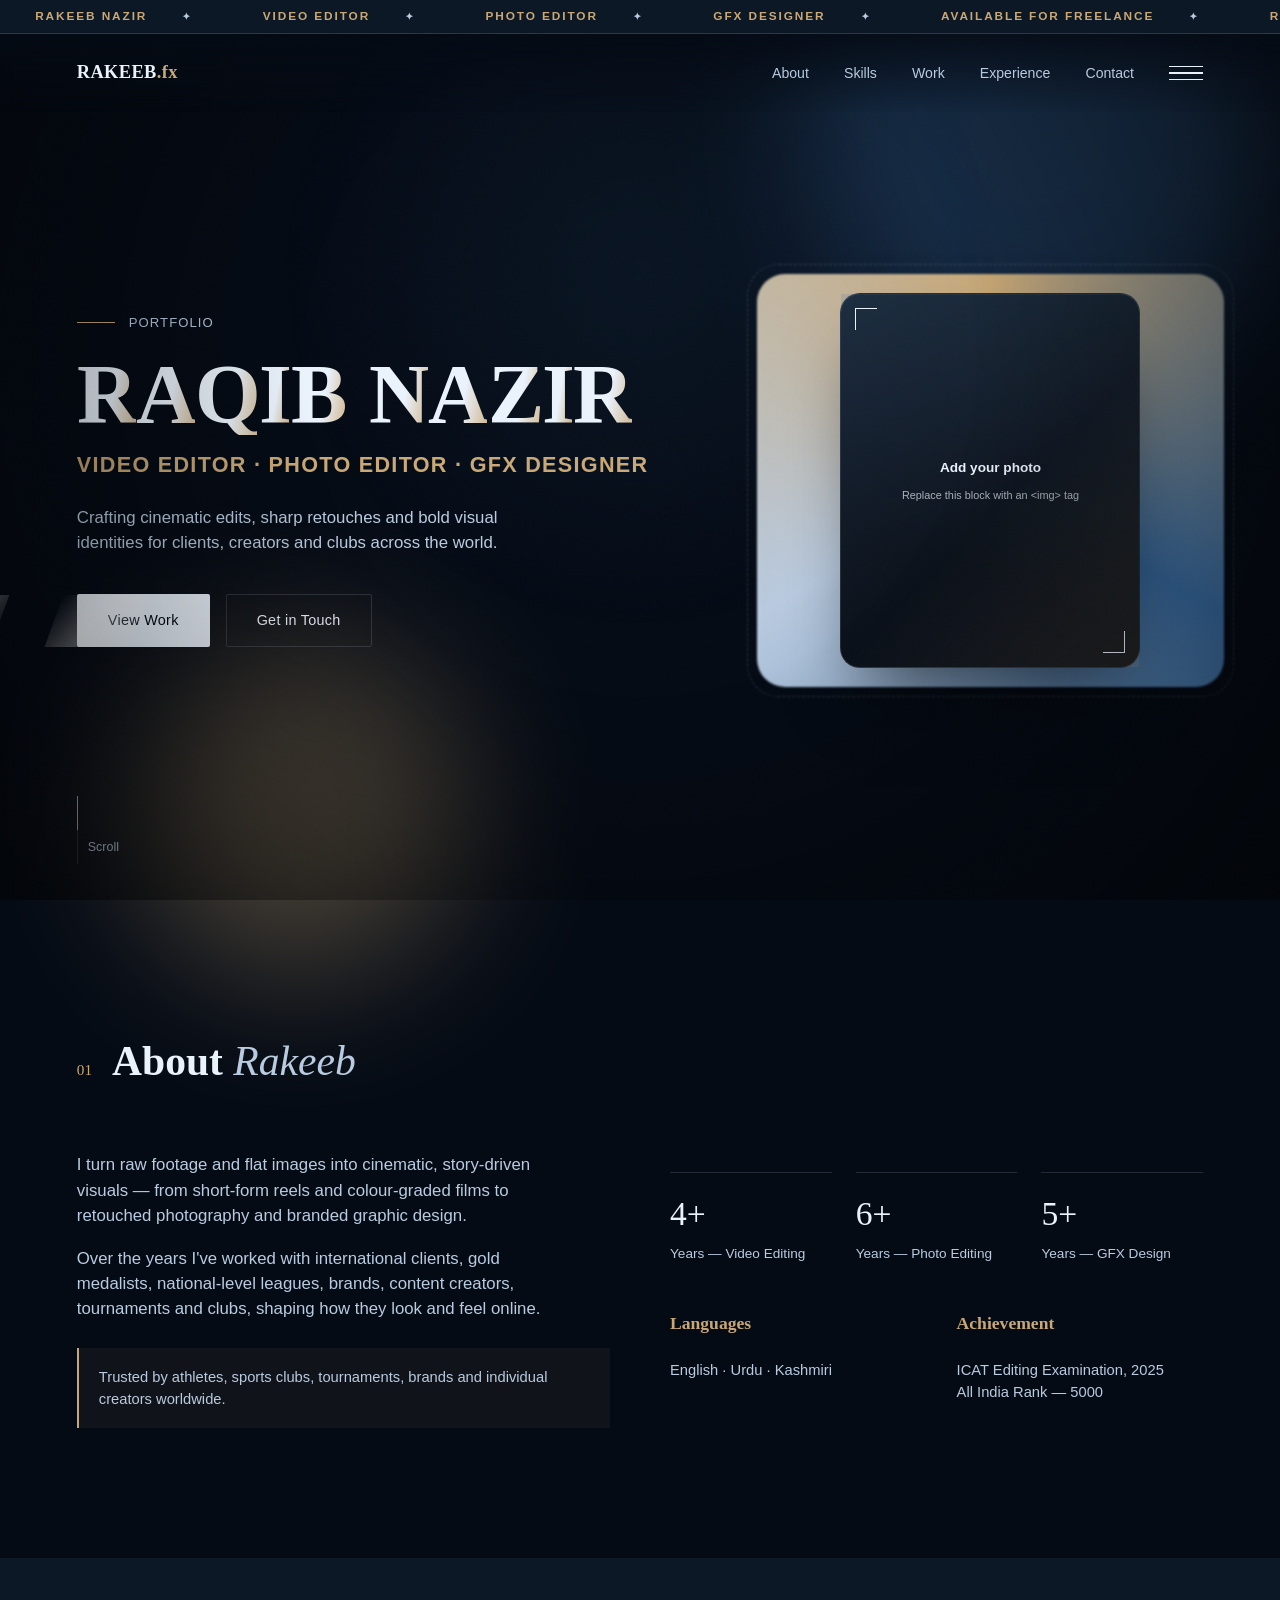
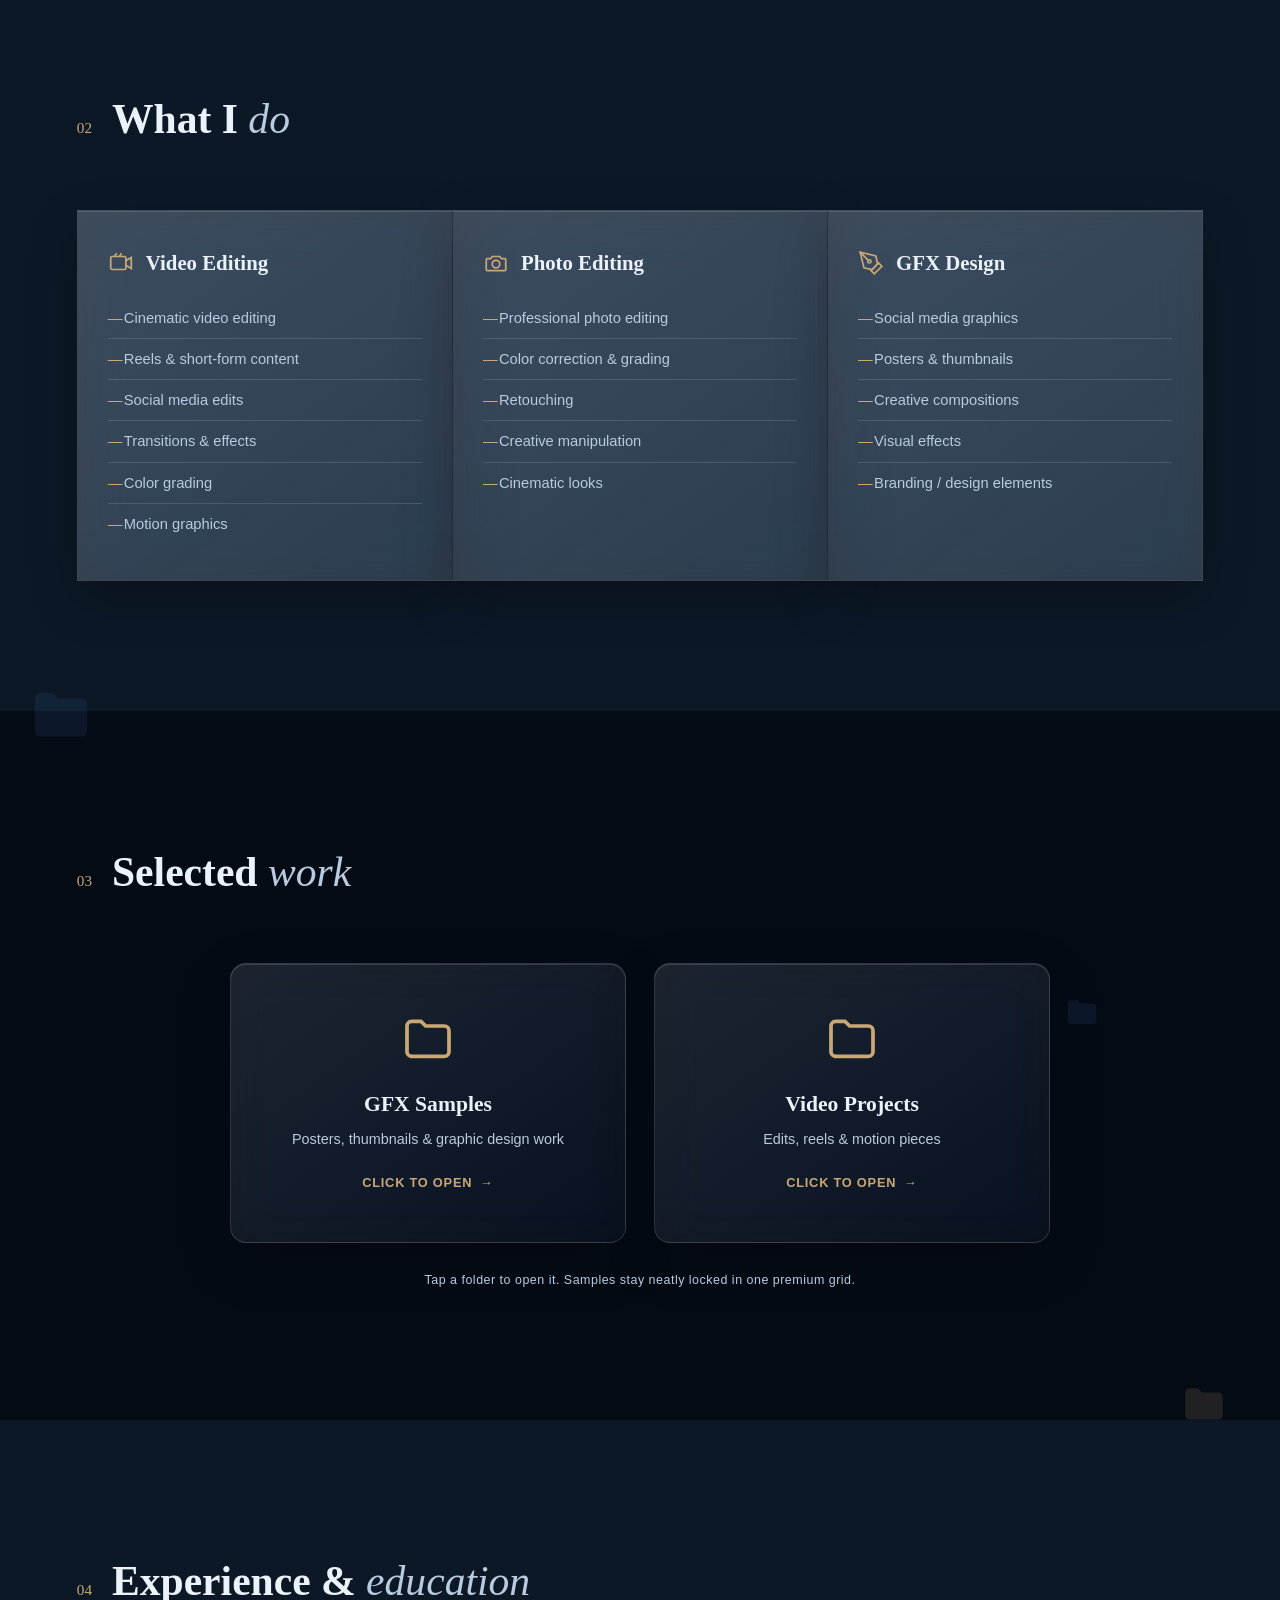
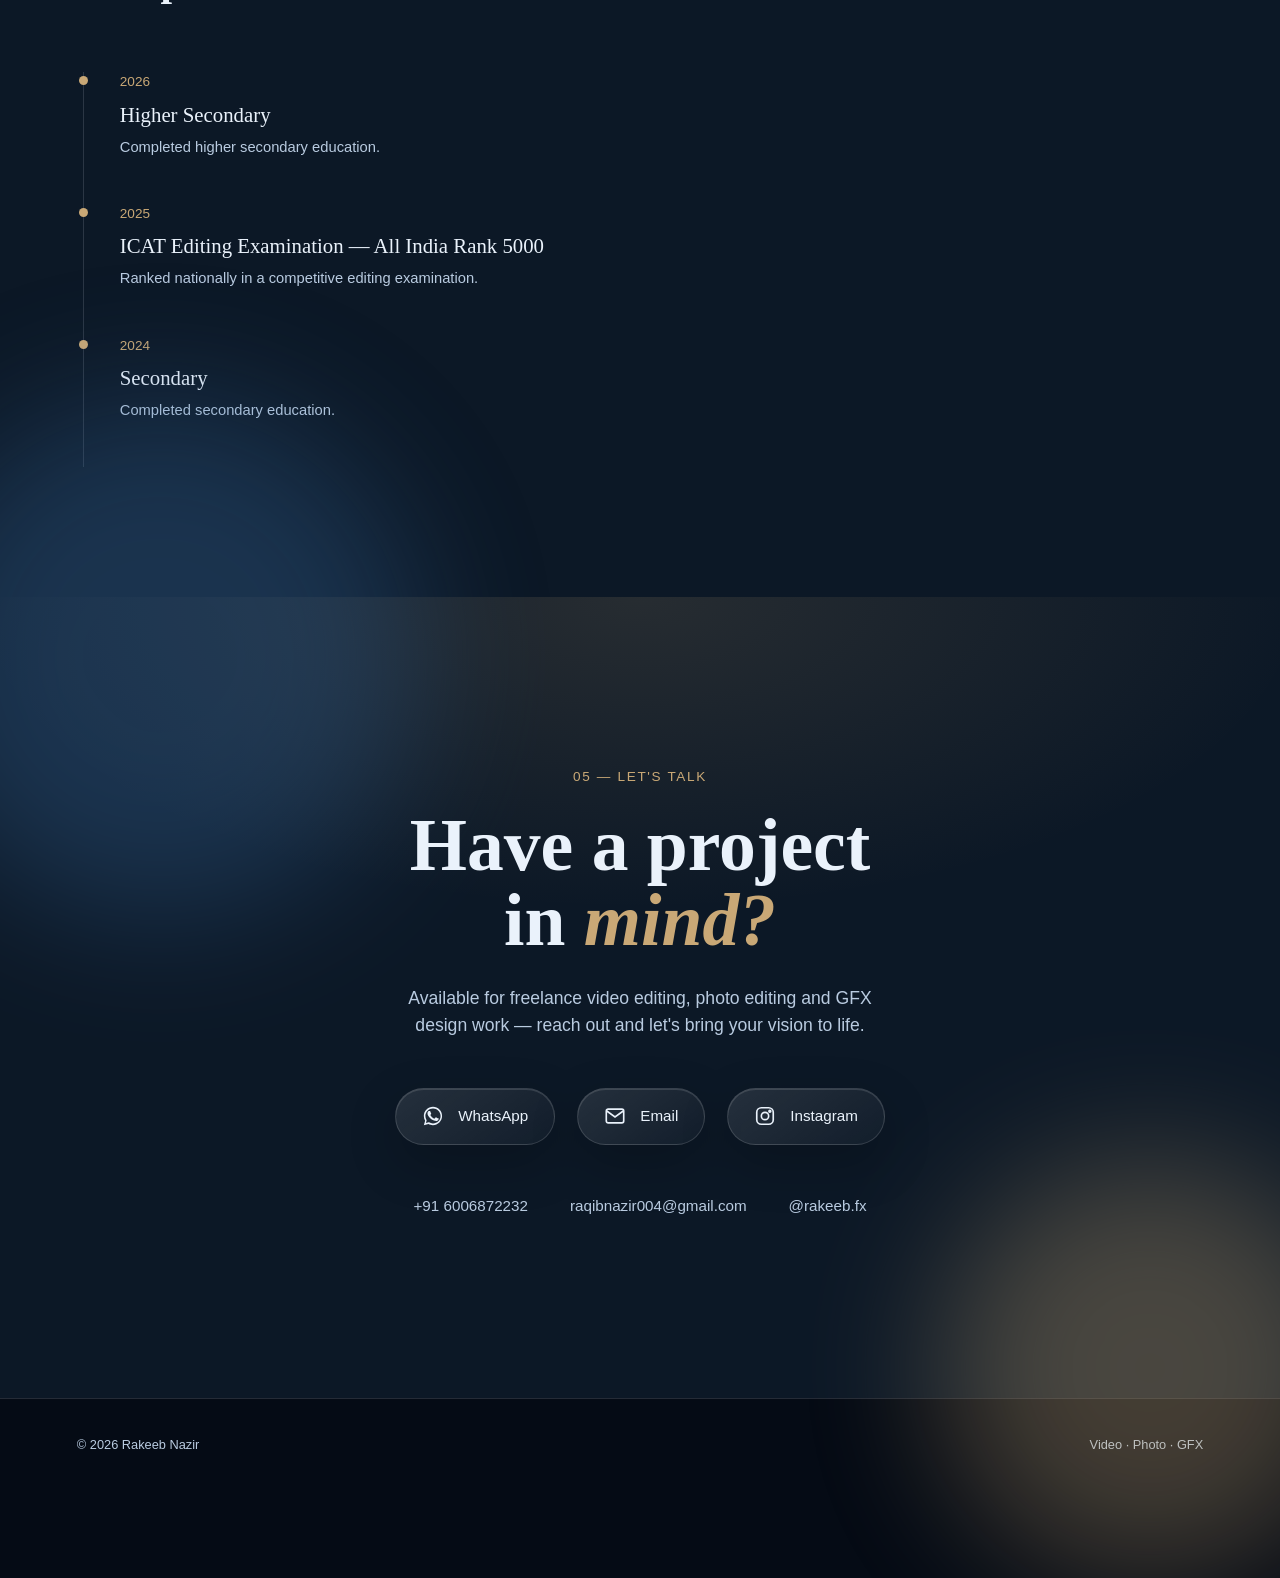
<file: rakeeb-fx-portfolio-final-spider-constant-small.html>
<!DOCTYPE html>
<html lang="en">
<head>
<meta charset="UTF-8">
<meta name="viewport" content="width=device-width, initial-scale=1.0">
<title>Rakeeb Nazir — Video Editor · Photo Editor · GFX Designer</title>
<style>
  :root{
    --prussian:#0B2545;
    --sailor:#3A6EA5;
    --alice:#EAF2FB;
    --alice-dim:#B9CBE0;
    --gold:#C9A876;
    --gold-dim:#8f7a53;
    --ink:#050B15;
    --ink-2:#0C1826;
    --line:rgba(234,242,251,0.14);
    --serif:'Fraunces', Georgia, serif;
    --sans:'Inter', -apple-system, sans-serif;
  }
  @font-face{font-family:'Fraunces';src:local('Georgia');}
  *{box-sizing:border-box; margin:0; padding:0;}
  html{scroll-behavior:smooth;}
  body{
    background:var(--ink);
    color:var(--alice);
    font-family:var(--sans);
    overflow-x:hidden;
    line-height:1.5;
  }
  ::selection{background:var(--gold); color:var(--ink);}

  .grain{
    position:fixed; inset:0; pointer-events:none; z-index:40;
    background-image:url("data:image/svg+xml,%3Csvg xmlns='http://www.w3.org/2000/svg' width='120' height='120'%3E%3Cfilter id='n'%3E%3CfeTurbulence type='fractalNoise' baseFrequency='0.9' numOctaves='2' stitchTiles='stitch'/%3E%3C/filter%3E%3Crect width='100%25' height='100%25' filter='url(%23n)' opacity='0.035'/%3E%3C/svg%3E");
    mix-blend-mode:overlay;
  }
  .vignette{
    position:fixed; inset:0; pointer-events:none; z-index:39;
    background:radial-gradient(circle at 50% 40%, transparent 40%, rgba(0,0,0,0.55) 100%);
  }
  .spotlight{
    position:fixed; inset:0; pointer-events:none; z-index:2;
    background:radial-gradient(600px circle at var(--mx,50%) var(--my,30%), rgba(58,110,165,0.10), transparent 60%);
    transition:background .1s;
  }
  .progress{position:fixed; top:0; left:0; height:2px; background:linear-gradient(90deg,var(--sailor),var(--gold)); width:0%; z-index:60; transition:width .1s;}

  .marquee-bar{
    position:fixed; top:0; left:0; right:0; height:34px; z-index:55;
    background:var(--ink-2); border-bottom:1px solid var(--line);
    display:flex; align-items:center; overflow:visible;
    opacity:0; animation:rise .8s .5s forwards;
  }
  .marquee-track{display:flex; white-space:nowrap; animation:marqueeScroll 24s linear infinite;}
  .marquee-track span{
    padding:0 2.2rem; font-size:0.74rem; letter-spacing:0.16em; text-transform:uppercase;
    color:var(--gold); font-weight:600; flex-shrink:0;
  }
  .marquee-track span::after{content:'✦'; margin-left:2.2rem; color:var(--alice-dim); font-size:0.6rem;}
  @keyframes marqueeScroll{from{transform:translateX(0);} to{transform:translateX(-50%);}}

  /* intro curtain */
  .curtain{position:fixed; inset:0; z-index:80; display:flex; pointer-events:none;}
  .curtain div{flex:1; background:var(--ink);}
  .curtain div:first-child{animation:curtainL .9s .1s cubic-bezier(.77,0,.18,1) forwards;}
  .curtain div:last-child{animation:curtainR .9s .1s cubic-bezier(.77,0,.18,1) forwards;}
  @keyframes curtainL{to{transform:translateX(-100%);}}
  @keyframes curtainR{to{transform:translateX(100%);}}

  nav{
    position:fixed; top:34px; left:0; right:0; z-index:50;
    display:flex; justify-content:space-between; align-items:center;
    padding:22px 6vw;
    backdrop-filter:blur(10px);
    background:linear-gradient(to bottom, rgba(5,11,21,0.85), transparent);
    opacity:0; animation:rise .8s .9s forwards;
  }
  .logo{font-family:var(--serif); font-size:1.15rem; letter-spacing:0.02em; font-weight:600; color:var(--alice);}
  .logo span{color:var(--gold);}
  .nav-right{display:flex; align-items:center; gap:2.2rem;}
  nav ul{list-style:none; display:flex; gap:2.2rem;}
  nav a{color:var(--alice-dim); text-decoration:none; font-size:0.88rem; position:relative; padding-bottom:4px;}
  nav a::after{content:''; position:absolute; left:0; bottom:0; width:0%; height:1px; background:var(--gold); transition:width .35s ease;}
  nav a:hover{color:var(--alice);}
  nav a:hover::after{width:100%;}

  .menu-toggle{
    display:flex; flex-direction:column; justify-content:center; gap:5px;
    width:34px; height:34px; background:none; border:none; cursor:pointer;
    position:relative; z-index:56; padding:0;
  }
  .menu-toggle span{display:block; width:100%; height:1.5px; background:var(--alice); transition:transform .35s ease, opacity .35s ease;}
  .menu-toggle.active span:nth-child(1){transform:translateY(6.5px) rotate(45deg);}
  .menu-toggle.active span:nth-child(2){opacity:0;}
  .menu-toggle.active span:nth-child(3){transform:translateY(-6.5px) rotate(-45deg);}

  .mega-menu{
    position:fixed; top:78px; right:6vw; z-index:56; min-width:200px;
    background:var(--ink-2); border:1px solid var(--line); border-radius:14px; padding:10px;
    display:flex; flex-direction:column;
    opacity:0; transform:translateY(-12px) scale(.95); pointer-events:none;
    transition:opacity .3s ease, transform .3s ease;
    box-shadow:0 30px 60px -20px rgba(0,0,0,.65);
  }
  .mega-menu.open{opacity:1; transform:translateY(0) scale(1); pointer-events:auto;}
  .mega-menu a{
    padding:13px 16px; color:var(--alice-dim); text-decoration:none; font-size:0.9rem;
    border-radius:9px; transition:background .25s ease, color .25s ease, padding-left .25s ease;
  }
  .mega-menu a:hover{background:rgba(201,168,118,0.1); color:var(--alice); padding-left:20px;}

  .blob{position:absolute; border-radius:50%; filter:blur(70px); opacity:0.32; pointer-events:none; z-index:0;}
  @keyframes float1{0%,100%{transform:translate(0,0) scale(1);} 50%{transform:translate(30px,-40px) scale(1.1);}}
  @keyframes float2{0%,100%{transform:translate(0,0) scale(1);} 50%{transform:translate(-40px,30px) scale(1.15);}}
  @keyframes float3{0%,100%{transform:translate(0,0);} 50%{transform:translate(20px,20px);}}

  .hero{
    position:relative; min-height:100vh; display:flex; align-items:center;
    padding:0 6vw; background:var(--ink); overflow:visible;
  }
  .hero .blob-a{width:480px; height:480px; background:var(--sailor); top:-100px; right:0; animation:float1 12s ease-in-out infinite;}
  .hero .blob-b{width:340px; height:340px; background:var(--gold); bottom:-80px; left:10%; animation:float2 14s ease-in-out infinite;}

  .hero-grid{
    position:relative; z-index:2;
    display:grid; grid-template-columns:1.2fr 0.8fr; gap:5vw; align-items:center; width:100%;
    padding-top:60px;
  }
  .eyebrow-row{display:flex; align-items:center; gap:14px; margin-bottom:22px; opacity:0; animation:rise .9s 1.1s forwards;}
  .eyebrow-line{width:38px; height:1px; background:var(--gold);}
  .eyebrow-row span{font-size:0.82rem; color:var(--alice-dim); letter-spacing:0.08em; text-transform:uppercase;}

  .hero-name{
    font-family:var(--serif); font-weight:700;
    font-size:clamp(2.6rem, 6.6vw, 5.8rem); line-height:0.95; letter-spacing:-0.02em;
    display:flex; flex-wrap:wrap; overflow:visible;
  }
  .hero-name .letter{
    display:inline-block;
    background:linear-gradient(100deg, var(--alice) 30%, var(--gold) 55%, var(--alice) 80%);
    background-size:220% auto; -webkit-background-clip:text; background-clip:text; color:transparent;
    opacity:0; transform:translateY(110%) rotate(8deg);
    animation:letterIn .9s cubic-bezier(.2,.8,.2,1) forwards, shine 7s linear infinite 2.6s;
  }
  .hero-name .letter-space{width:0.28em; animation:none !important; opacity:1;}
  @keyframes letterIn{to{opacity:1; transform:translateY(0) rotate(0deg);}}
  @keyframes shine{to{background-position:-220% center;}}

  .hero-role{
    font-family:var(--sans); font-size:clamp(1rem,2vw,1.35rem); letter-spacing:0.06em; text-transform:uppercase;
    color:var(--gold); margin-top:14px; font-weight:600;
    opacity:0; animation:rise 1s 1.6s forwards;
  }
  .hero-sub{
    max-width:480px; margin-top:24px; color:var(--alice-dim); font-size:1.05rem;
    opacity:0; animation:rise 1s 1.75s forwards;
  }
  .hero-cta{margin-top:38px; display:flex; gap:16px; flex-wrap:wrap; opacity:0; animation:rise 1s 1.9s forwards;}
  .btn{
    position:relative; overflow:visible;
    padding:15px 30px; border-radius:2px; font-size:0.9rem; text-decoration:none;
    transition:transform .3s, box-shadow .3s; letter-spacing:0.02em; border:1px solid transparent;
    display:inline-block;
  }
  .btn-solid{background:var(--alice); color:var(--ink);}
  .btn-solid:hover{transform:translateY(-3px); box-shadow:0 14px 30px -8px rgba(201,168,118,0.5);}
  .btn-ghost{border-color:var(--line); color:var(--alice);}
  .btn-ghost:hover{transform:translateY(-3px); border-color:var(--gold); background:rgba(201,168,118,0.1);}
  .btn::before{content:''; position:absolute; top:0; left:-120%; width:60%; height:100%; background:linear-gradient(120deg, transparent, rgba(255,255,255,0.35), transparent); transform:skewX(-20deg);}
  .btn:hover::before{animation:sweep .8s ease;}
  @keyframes sweep{to{left:140%;}}

  /* portrait assembling from fragments */
  .portrait-wrap{
    position:relative; display:flex; align-items:center; justify-content:center;
    opacity:0; animation:portraitIn 1.1s 1.3s cubic-bezier(.2,.7,.2,1) forwards, bob 5s ease-in-out infinite 3s;
  }
  @keyframes portraitIn{0%{opacity:0; transform:scale(.4) rotate(-25deg); filter:blur(14px);} 100%{opacity:1; transform:scale(1) rotate(0deg); filter:blur(0);}}
  @keyframes bob{0%,100%{transform:translateY(0);} 50%{transform:translateY(-14px);}}
  .shard{position:absolute; border-radius:50%; z-index:1; opacity:0;}
  .shard1{width:60px; height:60px; background:var(--sailor); top:-40px; left:-60px; animation:shard1move 1.1s 1.15s cubic-bezier(.2,.8,.2,1) forwards;}
  .shard2{width:40px; height:40px; background:var(--gold); bottom:-20px; right:-50px; animation:shard2move 1.1s 1.25s cubic-bezier(.2,.8,.2,1) forwards;}
  .shard3{width:26px; height:26px; background:var(--alice); top:50%; right:-70px; animation:shard3move 1.1s 1.35s cubic-bezier(.2,.8,.2,1) forwards;}
  @keyframes shard1move{0%{opacity:.9; transform:translate(-120px,-140px) rotate(-60deg) scale(1.6);} 100%{opacity:0; transform:translate(0,0) rotate(0) scale(.3);}}
  @keyframes shard2move{0%{opacity:.9; transform:translate(140px,120px) rotate(80deg) scale(1.6);} 100%{opacity:0; transform:translate(0,0) rotate(0) scale(.3);}}
  @keyframes shard3move{0%{opacity:.9; transform:translate(150px,-40px) rotate(40deg) scale(1.4);} 100%{opacity:0; transform:translate(0,0) rotate(0) scale(.3);}}

  .ring{
    position:absolute; width:110%; height:110%; border-radius:28px;
    background:conic-gradient(from 0deg, var(--gold), var(--sailor), var(--alice-dim), var(--gold));
    animation:spin 8s linear infinite;
    filter:blur(1px);
  }
  .ring::after{content:''; position:absolute; inset:-10px; border-radius:32px; border:1px dashed rgba(234,242,251,0.2);}
  @keyframes spin{to{transform:rotate(360deg);}}
  .portrait{
    position:relative; width:min(300px,68vw); aspect-ratio:4/5; border-radius:20px;
    background:
      linear-gradient(160deg, rgba(234,242,251,0.06), rgba(234,242,251,0.01)),
      linear-gradient(200deg, var(--ink-2), var(--ink) 70%);
    border:1px solid rgba(234,242,251,0.12);
    backdrop-filter:blur(6px);
    display:flex; align-items:center; justify-content:center;
    overflow:visible; z-index:2;
    box-shadow:0 40px 70px -25px rgba(0,0,0,0.6), inset 0 1px 0 rgba(255,255,255,0.05);
    transition:transform .4s ease;
    animation:breathe 4s ease-in-out infinite, glowPulse 3s ease-in-out infinite;
  }
  @keyframes breathe{0%,100%{transform:scale(1);} 50%{transform:scale(1.02);}}
  @keyframes glowPulse{0%,100%{box-shadow:0 40px 70px -25px rgba(0,0,0,0.6), 0 0 0px rgba(201,168,118,0);} 50%{box-shadow:0 40px 70px -25px rgba(0,0,0,0.6), 0 0 35px rgba(201,168,118,0.35);}}
  .portrait::before{
    content:''; position:absolute; inset:0;
    background:linear-gradient(135deg, rgba(58,110,165,0.16), transparent 55%, rgba(201,168,118,0.14));
    pointer-events:none;
  }
  .frame-corner{position:absolute; width:22px; height:22px; z-index:3; border-color:var(--gold);}
  .fc-tl{top:14px; left:14px; border-top:1.5px solid; border-left:1.5px solid;}
  .fc-br{bottom:14px; right:14px; border-bottom:1.5px solid; border-right:1.5px solid;}
  .portrait-wrap:hover .portrait{transform:translateY(-6px);}
  .portrait-wrap:hover .ring{animation-duration:2.5s;}
  .portrait img{width:100%; height:100%; object-fit:cover; display:block; transition:transform .5s ease;}
  .portrait-wrap:hover .portrait img{transform:scale(1.06);}
  .portrait-label{color:var(--alice); font-size:0.85rem; text-align:center; z-index:2; padding:16px; font-weight:600;}
  .portrait-label small{display:block; margin-top:8px; font-size:0.68rem; opacity:0.7; font-weight:400;}

  @keyframes rise{from{opacity:0; transform:translateY(26px);} to{opacity:1; transform:translateY(0);}}

  .scroll-cue{
    position:absolute; bottom:36px; left:6vw; display:flex; align-items:center; gap:10px; z-index:2;
    color:var(--alice-dim); font-size:0.78rem; opacity:0; animation:rise 1s 2.2s forwards;
  }
  .scroll-cue .bar{width:1px; height:34px; background:var(--line); position:relative; overflow:visible;}
  .scroll-cue .bar::after{content:''; position:absolute; top:-100%; left:0; width:100%; height:100%; background:var(--gold); animation:scrollbar 1.8s infinite;}
  @keyframes scrollbar{50%{top:0;} 100%{top:100%;}}

  section{padding:130px 6vw; position:relative; scroll-margin-top:90px;}
  .section-head{display:flex; align-items:baseline; gap:20px; margin-bottom:60px;}
  .section-num{font-family:var(--serif); font-size:0.95rem; color:var(--gold);}
  .title-mask{overflow:visible; display:inline-block; position:relative;}
  .section-title{font-family:var(--serif); font-size:clamp(1.8rem,3.4vw,2.6rem); font-weight:600; color:var(--alice); position:relative; display:inline-block; transform:translateY(100%); transition:transform .9s cubic-bezier(.2,.8,.2,1);}
  .section-head.in .section-title{transform:translateY(0);}
  .section-title em{font-style:italic; color:var(--alice-dim); font-weight:400;}
  .curtain-wipe{position:absolute; inset:0; background:var(--gold); transform:scaleX(0); transform-origin:left; z-index:3;}
  .section-head.in .curtain-wipe{animation:wipe 1s cubic-bezier(.6,0,.2,1) forwards;}
  @keyframes wipe{0%{transform:scaleX(0); transform-origin:left;} 45%{transform:scaleX(1); transform-origin:left;} 55%{transform-origin:right;} 100%{transform:scaleX(0); transform-origin:right;}}

  .reveal{opacity:0; transform:translateY(34px); transition:opacity .8s ease, transform .8s ease;}
  .reveal.in{opacity:1; transform:translateY(0);}
  .stagger > *{opacity:0; transform:translateY(24px) scale(.96); transition:opacity .6s ease, transform .6s ease;}
  .stagger.in > *{opacity:1; transform:translateY(0) scale(1);}
  .stagger.in > *:nth-child(1){transition-delay:.05s;}
  .stagger.in > *:nth-child(2){transition-delay:.15s;}
  .stagger.in > *:nth-child(3){transition-delay:.25s;}
  .stagger.in > *:nth-child(4){transition-delay:.35s;}
  .stagger.in > *:nth-child(5){transition-delay:.45s;}
  .stagger.in > *:nth-child(6){transition-delay:.55s;}

  .ratio-grid.stagger > *{opacity:0; transform:translateY(18px) scale(.98); transition:opacity .55s ease, transform .55s cubic-bezier(.2,.8,.2,1);}
  .ratio-grid.stagger.in > *{opacity:1; transform:translateY(0) scale(1);}
  .ratio-grid.stagger.in > *:nth-child(1){transition-delay:.04s;}
  .ratio-grid.stagger.in > *:nth-child(2){transition-delay:.10s;}
  .ratio-grid.stagger.in > *:nth-child(3){transition-delay:.16s;}
  .ratio-grid.stagger.in > *:nth-child(4){transition-delay:.22s;}

  .about-grid{display:grid; grid-template-columns:1fr 1fr; gap:60px;}
  .about-text p{color:var(--alice-dim); font-size:1.05rem; margin-bottom:18px; max-width:52ch;}
  .stat-row{display:grid; grid-template-columns:repeat(3,1fr); gap:24px; margin-top:20px;}
  .stat{border-top:1px solid var(--line); padding-top:16px; transition:border-color .3s;}
  .stat:hover{border-color:var(--gold);}
  .stat .num{font-family:var(--serif); font-size:2.1rem; color:var(--alice);}
  .stat .lbl{color:var(--alice-dim); font-size:0.85rem; margin-top:4px;}
  .clients-note{margin-top:26px; padding:18px 20px; border-left:2px solid var(--gold); background:rgba(201,168,118,0.06); color:var(--alice-dim); font-size:0.92rem; transition:background .3s;}
  .clients-note:hover{background:rgba(201,168,118,0.13);}

  .skill-cols{display:grid; grid-template-columns:repeat(3,1fr); gap:1px; background:var(--line); border:1px solid var(--line);}
  .skill-col{background:var(--ink); padding:36px 30px; transition:background .35s, transform .35s;}
  .skill-col:hover{background:var(--ink-2); transform:translateY(-6px);}
  .skill-col h3{font-family:var(--serif); font-size:1.3rem; margin-bottom:20px; color:var(--alice); display:flex; align-items:center; gap:12px;}
  .skill-col h3 svg{width:26px; height:26px; color:var(--gold); flex-shrink:0;}
  .skill-col ul{list-style:none;}
  .skill-col li{color:var(--alice-dim); font-size:0.92rem; padding:9px 0; border-top:1px solid var(--line); position:relative; padding-left:16px; transition:color .25s, padding-left .25s;}
  .skill-col li:first-child{border-top:none;}
  .skill-col li::before{content:'—'; position:absolute; left:0; color:var(--gold);}
  .skill-col li:hover{color:var(--alice); padding-left:22px;}

  /* folder cards — click to open a section's projects */
  .folder-grid{
    display:grid; grid-template-columns:repeat(2,1fr); gap:28px; max-width:820px; margin:0 auto;
    position:relative;
  }
  .folder-card{
    position:relative; overflow:visible; cursor:pointer; text-align:center;
    padding:48px 30px; border:1px solid var(--line); border-radius:16px;
    background:linear-gradient(160deg, rgba(234,242,251,0.05), rgba(234,242,251,0.01));
    transition:transform .4s ease, border-color .35s ease, box-shadow .4s ease;
  }
  .folder-card:hover{transform:translateY(-8px); border-color:var(--gold); box-shadow:0 30px 60px -22px rgba(201,168,118,0.4);}
  .folder-card.open{border-color:var(--gold); background:rgba(201,168,118,0.06);}
  .folder-icon{width:56px; height:56px; margin:0 auto 20px; color:var(--gold); animation:folderBob 4.5s ease-in-out infinite;}
  .folder-icon svg{width:100%; height:100%;}
  @keyframes folderBob{0%,100%{transform:translateY(0) rotate(0deg);} 50%{transform:translateY(-6px) rotate(-3deg);}}
  .folder-card h3{font-family:var(--serif); font-size:1.35rem; color:var(--alice); margin-bottom:8px;}
  .folder-card p{color:var(--alice-dim); font-size:0.9rem; margin-bottom:20px;}
  .folder-cta{
    display:inline-flex; align-items:center; gap:8px; font-size:0.8rem; letter-spacing:0.06em;
    text-transform:uppercase; color:var(--gold); font-weight:600;
  }
  .folder-cta .arrow{transition:transform .35s ease;}
  .folder-card.open .folder-cta .arrow{transform:rotate(90deg);}
  .folder-card:hover .folder-cta .arrow{transform:translateX(4px);}

  /* decorative ambient folders floating in the background of the work section */
  .folder-float{position:absolute; opacity:0.14; color:var(--sailor); pointer-events:none; z-index:0;}
  .folder-float svg{width:100%; height:100%;}
  .ff1{width:70px; height:70px; top:-30px; left:2%; animation:float1 11s ease-in-out infinite;}
  .ff2{width:50px; height:50px; bottom:-10px; right:4%; color:var(--gold); animation:float2 13s ease-in-out infinite;}
  .ff3{width:38px; height:38px; top:40%; right:14%; animation:float3 9s ease-in-out infinite;}

  .folder-panel{
    max-height:0; overflow:visible; opacity:0; margin-top:0;
    transition:max-height .6s cubic-bezier(.2,.8,.2,1), opacity .5s ease, margin-top .5s ease;
  }
  .folder-panel.open{max-height:1600px; opacity:1; margin-top:48px;}
  .panel-head{display:flex; align-items:center; justify-content:space-between; margin-bottom:28px; max-width:900px; margin-left:auto; margin-right:auto;}
  .panel-head h4{font-family:var(--serif); font-size:1.4rem; color:var(--alice); font-weight:600;}
  .panel-close{
    background:none; border:1px solid var(--line); color:var(--alice-dim); border-radius:50px;
    padding:8px 18px; font-size:0.8rem; cursor:pointer; transition:border-color .3s, color .3s;
  }
  .panel-close:hover{border-color:var(--gold); color:var(--alice);}

  .ratio-grid{
    display:grid; grid-template-columns:repeat(4,minmax(0,1fr)); gap:22px; max-width:980px; margin:0 auto;
    align-items:start;
  }
  .ratio-card{width:100%; max-width:none;}
  #gfx-panel .ratio-card{aspect-ratio:3/4;}
  #video-panel .ratio-card{aspect-ratio:9/16;}

  .project-grid{
    display:grid; grid-template-columns:repeat(3,1fr); gap:24px; max-width:900px; margin:0 auto;
    perspective:1200px;
  }
  .project-card{
    max-width:220px; margin:0 auto; width:100%; border:1px solid rgba(255,255,255,.14); border-radius:20px;
    display:flex; flex-direction:column; align-items:center; justify-content:center; gap:10px;
    color:var(--alice-dim); font-size:0.85rem; position:relative; overflow:visible;
    user-select:none; -webkit-user-select:none; touch-action:auto; transform:translateZ(0);
    background:linear-gradient(145deg,rgba(255,255,255,.12),rgba(255,255,255,.035) 48%,rgba(255,255,255,.015));
    backdrop-filter:blur(22px) saturate(145%); -webkit-backdrop-filter:blur(22px) saturate(145%);
    box-shadow:inset 0 1px 0 rgba(255,255,255,.18), 0 18px 45px rgba(0,0,0,.28);
    transition:border-color .35s, background .35s, box-shadow .35s, filter .35s, transform .35s cubic-bezier(.2,.8,.2,1);
  }
  .project-card::before{
    content:''; position:absolute; inset:-60%; pointer-events:none;
    background:conic-gradient(from 0deg, transparent 0 68%, rgba(201,168,118,.22) 74%, transparent 82%);
    animation:projectSweep 5s linear infinite;
  }
  .project-card::after{
    content:''; position:absolute; inset:0; pointer-events:none;
    background:linear-gradient(135deg, rgba(234,242,251,.08), transparent 42%, rgba(201,168,118,.08));
    opacity:0; transition:opacity .35s;
  }
  .project-card:hover{
    border-color:rgba(201,168,118,.62); background:linear-gradient(145deg,rgba(255,255,255,.16),rgba(201,168,118,.07));
    box-shadow:inset 0 1px 0 rgba(255,255,255,.22), 0 26px 55px rgba(0,0,0,.34), 0 0 30px rgba(201,168,118,.14);
    filter:saturate(1.08); transform:translateY(-6px) scale(1.015);
  }
  .project-card:active{transform:translateY(-3px) scale(1.005);}
  .project-card.dragging{ /* legacy class kept harmless for cached scripts */ }
  .project-card video, .project-card img{width:100%; height:100%; object-fit:cover; display:block;}
  .plus{font-size:1.8rem; color:var(--gold); font-family:var(--serif); transition:transform .35s, opacity .35s;}
  .project-card:hover .plus{transform:rotate(90deg) scale(1.15);}
  .project-card:hover::after{opacity:1;}
  @keyframes projectSweep{to{transform:rotate(360deg);}}
  @keyframes projectGlow{
    0%,100%{box-shadow:0 0 0 rgba(201,168,118,0);}
    50%{box-shadow:0 0 24px rgba(201,168,118,.16);}
  }
  .project-card.project-animated{animation:projectGlow 3.5s ease-in-out infinite;}
  .project-card.project-animated:nth-child(2){animation-delay:.35s;}
  .project-card.project-animated:nth-child(3){animation-delay:.7s;}
  .project-card.project-animated:nth-child(4){animation-delay:1.05s;}
  .project-card.project-animated:nth-child(5){animation-delay:1.4s;}
  .project-card.project-animated:nth-child(6){animation-delay:1.75s;}
  .drag-hint{
    text-align:center; margin:28px auto 0; color:var(--alice-dim); font-size:.78rem; opacity:.65;
    letter-spacing:.04em;
  }

  .timeline{border-left:1px solid var(--line); margin-left:6px;}
  .t-item{position:relative; padding:0 0 46px 36px;}
  .t-item::before{content:''; position:absolute; left:-5px; top:4px; width:9px; height:9px; border-radius:50%; background:var(--gold); box-shadow:0 0 0 0 rgba(201,168,118,0.6); animation:tpulse 2.4s infinite;}
  @keyframes tpulse{0%{box-shadow:0 0 0 0 rgba(201,168,118,0.5);} 70%{box-shadow:0 0 0 10px rgba(201,168,118,0);} 100%{box-shadow:0 0 0 0 rgba(201,168,118,0);}}
  .t-year{color:var(--gold); font-size:0.85rem; margin-bottom:6px;}
  .t-title{font-family:var(--serif); font-size:1.3rem; color:var(--alice); margin-bottom:6px;}
  .t-desc{color:var(--alice-dim); font-size:0.92rem; max-width:60ch;}

  .info-row{display:grid; grid-template-columns:repeat(3,1fr); gap:40px;}
  .info-block h4{font-family:var(--serif); font-size:1.1rem; margin-bottom:16px; color:var(--gold);}
  .info-block p, .info-block li{color:var(--alice-dim); font-size:0.92rem; list-style:none; padding:6px 0;}

  .contact-section{
    position:relative; padding:170px 6vw; overflow:visible;
    background:radial-gradient(ellipse 80% 60% at 50% 0%, rgba(201,168,118,0.14), transparent 65%), var(--ink-2);
  }
  .contact-section .blob-c{width:520px; height:520px; background:var(--sailor); top:-200px; left:-100px; animation:float3 10s ease-in-out infinite;}
  .contact-section .blob-d{width:420px; height:420px; background:var(--gold); bottom:-180px; right:-80px; animation:float1 13s ease-in-out infinite;}
  .contact-wrap{position:relative; z-index:2; text-align:center; max-width:800px; margin:0 auto;}
  .contact-eyebrow{color:var(--gold); letter-spacing:0.12em; text-transform:uppercase; font-size:0.85rem; margin-bottom:20px; opacity:0;}
  .contact-title{font-family:var(--serif); font-size:clamp(2.6rem,7vw,4.6rem); line-height:1.03; margin-bottom:26px; opacity:0;}
  .contact-title em{color:var(--gold); font-style:italic;}
  .contact-desc{color:var(--alice-dim); font-size:1.1rem; max-width:52ch; margin:0 auto; opacity:0;}
  .contact-cta{margin-top:50px; opacity:0; display:flex; justify-content:center; gap:22px; flex-wrap:wrap;}
  .icon-btn{
    display:flex; align-items:center; gap:14px;
    padding:16px 26px; border-radius:50px; text-decoration:none;
    background:rgba(234,242,251,0.04); border:1px solid var(--line);
    color:var(--alice); font-size:0.95rem; font-weight:500;
    transition:transform .35s, border-color .35s, background .35s, box-shadow .35s;
    position:relative; overflow:visible;
  }
  .icon-btn svg{width:22px; height:22px; flex-shrink:0; position:relative; z-index:2;}
  .icon-btn span{position:relative; z-index:2;}
  .icon-btn::before{content:''; position:absolute; inset:0; border-radius:50px; opacity:0; background:linear-gradient(100deg,var(--sailor),var(--gold)); transition:opacity .35s;}
  .icon-btn:hover{transform:translateY(-5px); border-color:transparent; box-shadow:0 18px 34px -14px rgba(201,168,118,0.5);}
  .icon-btn:hover::before{opacity:1;}
  .icon-btn.whatsapp{animation:btnpop 2.6s ease-in-out infinite;}
  @keyframes btnpop{0%,100%{box-shadow:0 0 0 0 rgba(201,168,118,0.35);} 50%{box-shadow:0 0 0 10px rgba(201,168,118,0);}}
  .contact-links{display:flex; justify-content:center; gap:34px; flex-wrap:wrap; margin-top:40px; opacity:0;}
  .contact-links a{color:var(--alice-dim); text-decoration:none; font-size:0.95rem; padding:10px 4px; position:relative;}
  .contact-links a::after{content:''; position:absolute; left:0; bottom:0; width:0%; height:1px; background:var(--gold); transition:width .35s ease;}
  .contact-links a:hover{color:var(--alice);}
  .contact-links a:hover::after{width:100%;}
  .contact-wrap .fade-in{animation:rise 1s forwards;}
  .contact-eyebrow.fade-in{animation-delay:.05s;}
  .contact-title.fade-in{animation-delay:.15s;}
  .contact-desc.fade-in{animation-delay:.3s;}
  .contact-cta.fade-in{animation-delay:.45s;}
  .contact-links.fade-in{animation-delay:.6s;}

  footer{padding:36px 6vw; border-top:1px solid var(--line); display:flex; justify-content:space-between; color:var(--alice-dim); font-size:0.8rem;}



  /* iOS-inspired glass surface + premium touch feedback */
  .folder-card, .skill-col, .icon-btn, .mega-menu{
    background:linear-gradient(145deg,rgba(255,255,255,.105),rgba(255,255,255,.028));
    border-color:rgba(255,255,255,.14);
    box-shadow:inset 0 1px 0 rgba(255,255,255,.13), 0 18px 50px rgba(0,0,0,.22);
    backdrop-filter:blur(24px) saturate(150%); -webkit-backdrop-filter:blur(24px) saturate(150%);
  }
  .panel-close{background:rgba(255,255,255,.055); backdrop-filter:blur(14px); -webkit-backdrop-filter:blur(14px);}
  .bird-layer{position:fixed; inset:0; z-index:70; pointer-events:none; overflow:visible;}
  .crow{position:absolute; left:0; top:0; width:34px; height:24px; opacity:0; filter:drop-shadow(0 7px 10px rgba(0,0,0,.5)); animation:flyCrow var(--dur,1.9s) cubic-bezier(.2,.65,.25,1) forwards;}
  .crow svg{width:100%;height:100%;overflow:visible;}
  @keyframes flyCrow{
    0%{opacity:0; transform:translate3d(var(--sx),var(--sy),0) scale(.65) rotate(var(--rot));}
    10%{opacity:.92;}
    48%{opacity:1; transform:translate3d(calc(var(--sx) + var(--mx)),calc(var(--sy) + var(--my)),0) scale(1) rotate(var(--rot2));}
    90%{opacity:.85;}
    100%{opacity:0; transform:translate3d(calc(var(--sx) + var(--ex)),calc(var(--sy) + var(--ey)),0) scale(.72) rotate(var(--rot3));}
  }
  .tap-ripple{position:fixed; width:10px; height:10px; border-radius:50%; pointer-events:none; z-index:69; border:1px solid rgba(255,255,255,.7); background:rgba(255,255,255,.06); transform:translate(-50%,-50%) scale(0); animation:ripple .7s ease-out forwards;}
  @keyframes ripple{to{transform:translate(-50%,-50%) scale(9);opacity:0;}}

  @media(max-width:860px){
    .hero-grid, .about-grid{grid-template-columns:1fr;}
    .portrait-wrap{order:-1; margin:0 auto 20px;}
    .skill-cols, .project-grid, .info-row, .folder-grid{grid-template-columns:1fr;}
    nav ul{display:none;}
    nav{top:34px; padding:18px 6vw;}
    section{padding:90px 6vw;}
    .contact-section{padding:110px 6vw;}
    .ratio-grid{grid-template-columns:repeat(2,minmax(0,1fr)); gap:16px;}
    .ratio-card{width:100%; max-width:none;}
  }
  @media (prefers-reduced-motion: reduce){
    *{animation:none !important; transition:none !important;}
    .section-title{transform:none;}
  }

.click-spider{
  position:absolute;
  width:28px;
  height:36px;
  pointer-events:none;
  opacity:0;
  transform:translate(-50%,-50%);
  animation:spiderFly 2.8s cubic-bezier(.18,.72,.2,1) forwards;
  filter:brightness(1.35)
    drop-shadow(0 0 2px rgba(255,255,255,.95))
    drop-shadow(0 0 7px rgba(255,205,105,.9));
}

</style>




<style id="spider-click-effect">
.spider-click-layer{
  position:fixed;
  inset:0;
  z-index:2147483647;
  pointer-events:none;
  overflow:visible;
}
.click-spider{
  position:absolute;
  width:28px;
  height:36px;
  pointer-events:none;
  opacity:0;
  transform:translate(-50%,-50%) scale(.65);
  animation:spiderFly 2.8s cubic-bezier(.18,.72,.2,1) forwards;
  filter:
    brightness(1.35)
    drop-shadow(0 0 2px rgba(255,255,255,.95))
    drop-shadow(0 0 7px rgba(255,205,105,.9));
}
.click-spider img{
  width:100%;
  height:100%;
  display:block;
  object-fit:contain;
  pointer-events:none;
  user-select:none;
  -webkit-user-drag:none;
}
@keyframes spiderFly{
  0%{
    opacity:0;
    transform:translate(-50%,-50%) rotate(0deg);
  }
  8%{
    opacity:1;
    transform:translate(-50%,-50%) rotate(0deg);
  }
  75%{
    opacity:1;
  }
  100%{
    opacity:.9;
    transform:translate(var(--exit-x),var(--exit-y)) rotate(var(--rot));
  }
}
</style>

</head>
<body>

<div class="curtain"><div></div><div></div></div>
<div class="progress" id="progress"></div>
<div class="grain"></div>
<div class="vignette"></div>
<div class="spotlight" id="spotlight"></div>
<div class="marquee-bar">
  <div class="marquee-track">
    <span>Rakeeb Nazir</span><span>Video Editor</span><span>Photo Editor</span><span>GFX Designer</span><span>Available for Freelance</span>
    <span>Rakeeb Nazir</span><span>Video Editor</span><span>Photo Editor</span><span>GFX Designer</span><span>Available for Freelance</span>
  </div>
</div>

<nav>
  <div class="logo">RAKEEB<span>.fx</span></div>
  <div class="nav-right">
    <ul>
      <li><a href="#about">About</a></li>
      <li><a href="#skills">Skills</a></li>
      <li><a href="#work">Work</a></li>
      <li><a href="#experience">Experience</a></li>
      <li><a href="#contact">Contact</a></li>
    </ul>
    <button type="button" class="menu-toggle" id="menuToggle" aria-label="Open menu" aria-expanded="false">
      <span></span><span></span><span></span>
    </button>
  </div>
</nav>

<div class="mega-menu" id="megaMenu">
  <a href="#about">About Me</a>
  <a href="#contact">Contact</a>
  <a href="#gfxFolder" data-open="gfx-panel">GFX Projects</a>
  <a href="#videoFolder" data-open="video-panel">Video Projects</a>
</div>

<section class="hero">
  <div class="blob blob-a" data-depth="30"></div>
  <div class="blob blob-b" data-depth="18"></div>
  <div class="hero-grid">
    <div>
      <div class="eyebrow-row"><div class="eyebrow-line"></div><span>Portfolio</span></div>
      <h1 class="hero-name" id="heroName"></h1>
      <div class="hero-role">Video Editor · Photo Editor · GFX Designer</div>
      <p class="hero-sub">Crafting cinematic edits, sharp retouches and bold visual identities for clients, creators and clubs across the world.</p>
      <div class="hero-cta">
        <a href="#work" class="btn btn-solid">View Work</a>
        <a href="#contact" class="btn btn-ghost">Get in Touch</a>
      </div>
    </div>
    <div class="portrait-wrap">
      <span class="shard shard1"></span>
      <span class="shard shard2"></span>
      <span class="shard shard3"></span>
      <div class="ring"></div>
      <div class="portrait">
        <div class="frame-corner fc-tl"></div>
        <div class="frame-corner fc-br"></div>
        <div class="portrait-label">Add your photo<br><small>Replace this block with an &lt;img&gt; tag</small></div>
      </div>
    </div>
  </div>
  <div class="scroll-cue"><div class="bar"></div><span>Scroll</span></div>
</section>

<section id="about">
  <div class="section-head reveal"><span class="section-num">01</span><div class="title-mask"><h2 class="section-title">About <em>Rakeeb</em></h2><div class="curtain-wipe"></div></div></div>
  <div class="about-grid">
    <div class="about-text reveal">
      <p>I turn raw footage and flat images into cinematic, story-driven visuals — from short-form reels and colour-graded films to retouched photography and branded graphic design.</p>
      <p>Over the years I've worked with international clients, gold medalists, national-level leagues, brands, content creators, tournaments and clubs, shaping how they look and feel online.</p>
      <div class="clients-note">Trusted by athletes, sports clubs, tournaments, brands and individual creators worldwide.</div>
    </div>
    <div class="reveal">
      <div class="stat-row">
        <div class="stat"><div class="num">4+</div><div class="lbl">Years — Video Editing</div></div>
        <div class="stat"><div class="num">6+</div><div class="lbl">Years — Photo Editing</div></div>
        <div class="stat"><div class="num">5+</div><div class="lbl">Years — GFX Design</div></div>
      </div>
      <div class="info-row" style="margin-top:46px; grid-template-columns:1fr 1fr;">
        <div class="info-block">
          <h4>Languages</h4>
          <p>English · Urdu · Kashmiri</p>
        </div>
        <div class="info-block">
          <h4>Achievement</h4>
          <p>ICAT Editing Examination, 2025<br>All India Rank — 5000</p>
        </div>
      </div>
    </div>
  </div>
</section>

<section id="skills" style="background:var(--ink-2);">
  <div class="section-head reveal"><span class="section-num">02</span><div class="title-mask"><h2 class="section-title">What I <em>do</em></h2><div class="curtain-wipe"></div></div></div>
  <div class="skill-cols stagger">
    <div class="skill-col">
      <h3><svg viewBox="0 0 24 24" fill="none" stroke="currentColor" stroke-width="1.6"><rect x="2.5" y="6" width="14" height="12" rx="1.5"/><path d="M16.5 10l5-3v10l-5-3"/><path d="M6 6l2-3M10.5 6l2-3"/></svg>Video Editing</h3>
      <ul>
        <li>Cinematic video editing</li>
        <li>Reels & short-form content</li>
        <li>Social media edits</li>
        <li>Transitions & effects</li>
        <li>Color grading</li>
        <li>Motion graphics</li>
      </ul>
    </div>
    <div class="skill-col">
      <h3><svg viewBox="0 0 24 24" fill="none" stroke="currentColor" stroke-width="1.6"><path d="M4 8h3l1.5-2h7L17 8h3a1 1 0 011 1v9a1 1 0 01-1 1H4a1 1 0 01-1-1V9a1 1 0 011-1z"/><circle cx="12" cy="13" r="3.5"/></svg>Photo Editing</h3>
      <ul>
        <li>Professional photo editing</li>
        <li>Color correction & grading</li>
        <li>Retouching</li>
        <li>Creative manipulation</li>
        <li>Cinematic looks</li>
      </ul>
    </div>
    <div class="skill-col">
      <h3><svg viewBox="0 0 24 24" fill="none" stroke="currentColor" stroke-width="1.6"><path d="M12 19l7-7 3 3-7 7-3-3z"/><path d="M18 13l-1.5-7.5L2 2l3.5 14.5L13 18l5-5z"/><path d="M2 2l7.5 7.5"/><circle cx="10.5" cy="10.5" r="1.5"/></svg>GFX Design</h3>
      <ul>
        <li>Social media graphics</li>
        <li>Posters & thumbnails</li>
        <li>Creative compositions</li>
        <li>Visual effects</li>
        <li>Branding / design elements</li>
      </ul>
    </div>
  </div>
</section>

<section id="work">
  <div class="section-head reveal"><span class="section-num">03</span><div class="title-mask"><h2 class="section-title">Selected <em>work</em></h2><div class="curtain-wipe"></div></div></div>

  <div class="folder-float ff1" aria-hidden="true"><svg viewBox="0 0 24 24" fill="currentColor"><path d="M3 6a2 2 0 012-2h4l2 2h8a2 2 0 012 2v9a2 2 0 01-2 2H5a2 2 0 01-2-2V6z"/></svg></div>
  <div class="folder-float ff2" aria-hidden="true"><svg viewBox="0 0 24 24" fill="currentColor"><path d="M3 6a2 2 0 012-2h4l2 2h8a2 2 0 012 2v9a2 2 0 01-2 2H5a2 2 0 01-2-2V6z"/></svg></div>
  <div class="folder-float ff3" aria-hidden="true"><svg viewBox="0 0 24 24" fill="currentColor"><path d="M3 6a2 2 0 012-2h4l2 2h8a2 2 0 012 2v9a2 2 0 01-2 2H5a2 2 0 01-2-2V6z"/></svg></div>

  <div class="folder-grid stagger">
    <div class="folder-card" id="gfxFolder" data-target="gfx-panel">
      <div class="folder-icon"><svg viewBox="0 0 24 24" fill="none" stroke="currentColor" stroke-width="1.6"><path d="M3 6a2 2 0 012-2h4l2 2h8a2 2 0 012 2v9a2 2 0 01-2 2H5a2 2 0 01-2-2V6z"/></svg></div>
      <h3>GFX Samples</h3>
      <p>Posters, thumbnails & graphic design work</p>
      <span class="folder-cta"><span class="label">Click to open</span> <span class="arrow">→</span></span>
    </div>
    <div class="folder-card" id="videoFolder" data-target="video-panel">
      <div class="folder-icon"><svg viewBox="0 0 24 24" fill="none" stroke="currentColor" stroke-width="1.6"><path d="M3 6a2 2 0 012-2h4l2 2h8a2 2 0 012 2v9a2 2 0 01-2 2H5a2 2 0 01-2-2V6z"/></svg></div>
      <h3>Video Projects</h3>
      <p>Edits, reels & motion pieces</p>
      <span class="folder-cta"><span class="label">Click to open</span> <span class="arrow">→</span></span>
    </div>
  </div>

  <!-- GFX samples: all cards are locked to 3:4. Keep all GFX files together in this folder. -->
  <div class="folder-panel" id="gfx-panel">
    <div class="panel-head">
      <h4>GFX Samples</h4>
      <button type="button" class="panel-close" data-close="gfx-panel">Close ✕</button>
    </div>
    <div class="ratio-grid stagger">
      <div class="project-card ratio-card"><div class="plus">+</div>GFX Sample 01</div>
      <div class="project-card ratio-card"><div class="plus">+</div>GFX Sample 02</div>
      <div class="project-card ratio-card"><div class="plus">+</div>GFX Sample 03</div>
      <div class="project-card ratio-card"><div class="plus">+</div>GFX Sample 04</div>
    </div>
  </div>

  <div class="folder-panel" id="video-panel">
    <div class="panel-head">
      <h4>Video Projects</h4>
      <button type="button" class="panel-close" data-close="video-panel">Close ✕</button>
    </div>
    <div class="ratio-grid stagger">
      <div class="project-card ratio-card"><div class="plus">+</div>Video Sample 01</div>
      <div class="project-card ratio-card"><div class="plus">+</div>Video Sample 02</div>
      <div class="project-card ratio-card"><div class="plus">+</div>Video Sample 03</div>
      <div class="project-card ratio-card"><div class="plus">+</div>Video Sample 04</div>
    </div>
  </div>

  <div class="drag-hint reveal">Tap a folder to open it. Samples stay neatly locked in one premium grid.</div>
</section>

<section id="experience" style="background:var(--ink-2);">
  <div class="section-head reveal"><span class="section-num">04</span><div class="title-mask"><h2 class="section-title">Experience & <em>education</em></h2><div class="curtain-wipe"></div></div></div>
  <div class="timeline reveal">
    <div class="t-item">
      <div class="t-year">2026</div>
      <div class="t-title">Higher Secondary</div>
      <div class="t-desc">Completed higher secondary education.</div>
    </div>
    <div class="t-item">
      <div class="t-year">2025</div>
      <div class="t-title">ICAT Editing Examination — All India Rank 5000</div>
      <div class="t-desc">Ranked nationally in a competitive editing examination.</div>
    </div>
    <div class="t-item">
      <div class="t-year">2024</div>
      <div class="t-title">Secondary</div>
      <div class="t-desc">Completed secondary education.</div>
    </div>
  </div>
</section>

<section id="contact" class="contact-section">
  <div class="blob blob-c"></div>
  <div class="blob blob-d"></div>
  <div class="contact-wrap">
    <div class="contact-eyebrow">05 — Let's talk</div>
    <h2 class="contact-title">Have a project<br>in <em>mind?</em></h2>
    <p class="contact-desc">Available for freelance video editing, photo editing and GFX design work — reach out and let's bring your vision to life.</p>
    <div class="contact-cta">
      <a href="https://wa.me/916006872232" target="_blank" class="icon-btn whatsapp">
        <svg viewBox="0 0 24 24" fill="currentColor"><path d="M17.5 14.4c-.3-.1-1.7-.9-2-.9-.3-.1-.5-.1-.7.1-.2.3-.8.9-.9 1.1-.2.2-.3.2-.6.1-.3-.1-1.3-.5-2.4-1.5-.9-.8-1.5-1.8-1.7-2.1-.2-.3 0-.5.1-.6.1-.1.3-.3.4-.5.1-.1.2-.3.3-.4.1-.2 0-.4 0-.5 0-.1-.7-1.6-.9-2.2-.2-.5-.5-.5-.7-.5h-.6c-.2 0-.5.1-.8.4-.3.3-1 1-1 2.4s1.1 2.8 1.2 3c.1.2 2.1 3.2 5.1 4.4.7.3 1.3.5 1.7.6.7.2 1.4.2 1.9.1.6-.1 1.7-.7 2-1.4.2-.7.2-1.2.2-1.4-.1-.1-.3-.2-.6-.3z"/><path d="M12 2C6.5 2 2 6.5 2 12c0 1.9.5 3.6 1.4 5.1L2 22l5-1.3c1.4.8 3.1 1.3 4.9 1.3 5.5 0 10-4.5 10-10S17.5 2 12 2zm0 18.1c-1.6 0-3.1-.4-4.4-1.2l-.3-.2-3 .8.8-2.9-.2-.3C4.2 15 3.7 13.5 3.7 12c0-4.6 3.7-8.3 8.3-8.3s8.3 3.7 8.3 8.3-3.7 8.1-8.3 8.1z"/></svg>
        <span>WhatsApp</span>
      </a>
      <a href="mailto:raqibnazir004@gmail.com" class="icon-btn">
        <svg viewBox="0 0 24 24" fill="none" stroke="currentColor" stroke-width="1.8"><rect x="2.5" y="4.5" width="19" height="15" rx="2"/><path d="M3 6.5l9 6.5 9-6.5"/></svg>
        <span>Email</span>
      </a>
      <a href="https://instagram.com/rakeeb.fx" target="_blank" class="icon-btn">
        <svg viewBox="0 0 24 24" fill="none" stroke="currentColor" stroke-width="1.8"><rect x="3" y="3" width="18" height="18" rx="5"/><circle cx="12" cy="12" r="4"/><circle cx="17.3" cy="6.7" r="1"/></svg>
        <span>Instagram</span>
      </a>
    </div>
    <div class="contact-links">
      <a href="https://wa.me/916006872232" target="_blank">+91 6006872232</a>
      <a href="mailto:raqibnazir004@gmail.com">raqibnazir004@gmail.com</a>
      <a href="https://instagram.com/rakeeb.fx" target="_blank">@rakeeb.fx</a>
    </div>
  </div>
</section>

<footer>
  <span>© <span id="year"></span> Rakeeb Nazir</span>
  <span>Video · Photo · GFX</span>
</footer>

<script>
  document.getElementById('year').textContent = new Date().getFullYear();

  // split hero name into animated letters
  const name = "RAQIB NAZIR";
  const heroName = document.getElementById('heroName');
  [...name].forEach((ch,i)=>{
    const s = document.createElement('span');
    if(ch === ' '){
      s.className = 'letter letter-space';
    } else {
      s.className = 'letter';
      s.textContent = ch;
      s.style.animationDelay = (1.15 + i*0.08) + 's, ' + (1.15 + i*0.08 + 3) + 's';
    }
    heroName.appendChild(s);
  });

  // scroll reveal
  const revealEls = document.querySelectorAll('.reveal, .stagger, .section-head');
  const obs = new IntersectionObserver((entries)=>{
    entries.forEach(e=>{
      if(e.isIntersecting){
        e.target.classList.add('in');
        if(e.target.classList.contains('project-grid')){
          e.target.querySelectorAll('.project-card').forEach(c=>c.classList.add('project-animated'));
        }
      }
    });
  }, {threshold:0.15});
  revealEls.forEach(el=>obs.observe(el));

  // contact fade-in on view
  const contactEls = document.querySelectorAll('.contact-wrap > *');
  const cObs = new IntersectionObserver((entries)=>{
    entries.forEach(e=>{ if(e.isIntersecting){ e.target.classList.add('fade-in'); } });
  }, {threshold:0.3});
  contactEls.forEach(el=>cObs.observe(el));

  // scroll progress + parallax blobs
  const depthEls = document.querySelectorAll('[data-depth]');
  window.addEventListener('scroll', ()=>{
    const h = document.documentElement;
    const pct = (h.scrollTop) / (h.scrollHeight - h.clientHeight) * 100;
    document.getElementById('progress').style.width = pct + '%';
    depthEls.forEach(el=>{
      const depth = el.dataset.depth;
      el.style.transform = `translateY(${h.scrollTop / depth}px)`;
    });
  });

  // cursor spotlight
  window.addEventListener('mousemove', (e)=>{
    document.documentElement.style.setProperty('--mx', e.clientX + 'px');
    document.documentElement.style.setProperty('--my', e.clientY + 'px');
  });

  // 3D tilt on the portrait following the cursor
  const tiltCard = document.querySelector('.portrait');
  const tiltWrap = document.querySelector('.portrait-wrap');
  if(tiltCard && tiltWrap){
    tiltWrap.addEventListener('mousemove', (e)=>{
      const r = tiltCard.getBoundingClientRect();
      const px = (e.clientX - r.left) / r.width - 0.5;
      const py = (e.clientY - r.top) / r.height - 0.5;
      tiltCard.style.transform = `rotateY(${px*14}deg) rotateX(${-py*14}deg) translateY(-4px)`;
    });
    tiltWrap.addEventListener('mouseleave', ()=>{ tiltCard.style.transform = ''; });
    tiltWrap.style.perspective = '900px';
  }


  // folder cards: click to open/close their project panel
  function openFolderPanel(panelId){
    const panel = document.getElementById(panelId);
    const card = document.querySelector(`.folder-card[data-target="${panelId}"]`);
    if(!panel || !card) return;
    const alreadyOpen = panel.classList.contains('open');
    document.querySelectorAll('.folder-panel').forEach(p=>p.classList.remove('open'));
    document.querySelectorAll('.folder-card').forEach(c=>{
      c.classList.remove('open');
      const lbl = c.querySelector('.folder-cta .label');
      if(lbl) lbl.textContent = 'Click to open';
    });
    if(!alreadyOpen){
      panel.classList.add('open');
      card.classList.add('open');
      const lbl = card.querySelector('.folder-cta .label');
      if(lbl) lbl.textContent = 'Close folder';
      panel.querySelectorAll('.project-card').forEach(c=>c.classList.add('project-animated'));
      const grid = panel.querySelector('.ratio-grid');
      if(grid) grid.classList.add('in');
    }
  }
  document.querySelectorAll('.folder-card').forEach(card=>{
    card.addEventListener('click', ()=> openFolderPanel(card.dataset.target));
  });
  document.querySelectorAll('.panel-close').forEach(btn=>{
    btn.addEventListener('click', (e)=>{
      e.stopPropagation();
      document.getElementById(btn.dataset.close).classList.remove('open');
      document.querySelectorAll('.folder-card').forEach(c=>{
        c.classList.remove('open');
        const lbl = c.querySelector('.folder-cta .label');
        if(lbl) lbl.textContent = 'Click to open';
      });
    });
  });

  // hamburger / mega menu toggle
  const menuToggle = document.getElementById('menuToggle');
  const megaMenu = document.getElementById('megaMenu');
  if(menuToggle && megaMenu){
    menuToggle.addEventListener('click', (e)=>{
      e.stopPropagation();
      const isOpen = megaMenu.classList.toggle('open');
      menuToggle.classList.toggle('active', isOpen);
      menuToggle.setAttribute('aria-expanded', isOpen);
    });
    document.addEventListener('click', (e)=>{
      if(!megaMenu.contains(e.target) && !menuToggle.contains(e.target)){
        megaMenu.classList.remove('open');
        menuToggle.classList.remove('active');
        menuToggle.setAttribute('aria-expanded','false');
      }
    });
    megaMenu.querySelectorAll('a').forEach(a=>a.addEventListener('click', ()=>{
      megaMenu.classList.remove('open');
      menuToggle.classList.remove('active');
      menuToggle.setAttribute('aria-expanded','false');
      if(a.dataset.open){
        setTimeout(()=>openFolderPanel(a.dataset.open), 350);
      }
    }));
  }


  // Premium click interaction: every tap/click releases a small flock of crows.
  const birdLayer = document.getElementById('birdLayer');
  const prefersReduced = window.matchMedia('(prefers-reduced-motion: reduce)').matches;
  const crowSVG = `<svg viewBox="0 0 48 30" fill="none" xmlns="http://www.w3.org/2000/svg">
    <path d="M2 18C9 11 13 11 20 17C25 7 31 6 35 15C39 10 43 10 46 13C41 13 39 17 37 21C32 17 29 17 25 22C20 18 16 18 12 22C8 19 5 18 2 18Z" fill="currentColor"/>
    <path d="M20 17C23 14 24 10 23 7M35 15C38 13 40 10 39 7" stroke="currentColor" stroke-width="1.5" stroke-linecap="round"/>
  </svg>`;
  function spawnSpiders(x,y){
    if(prefersReduced) return;
    const count=3+Math.floor(Math.random()*3);
    for(let i=0;i<count;i++){
      const el=document.createElement('div');
      el.className='click-spider';
      el.innerHTML='<span class="spider-web"></span><span class="spider-body">🕷️</span>';
      el.style.left=x+'px'; el.style.top=y+'px';
      el.style.setProperty('--dx',(Math.random()*180-90)+'px');
      el.style.setProperty('--dy',(Math.random()*170+45)+'px');
      el.style.setProperty('--delay',(i*55)+'ms');
      document.body.appendChild(el);
      el.addEventListener('animationend',()=>el.remove(),{once:true});
    }
  }
  document.addEventListener('pointerdown',(e)=>{
    if(e.pointerType==='mouse' && e.button!==0) return;
    const ripple=document.createElement('span'); ripple.className='tap-ripple';
    ripple.style.left=e.clientX+'px'; ripple.style.top=e.clientY+'px'; document.body.appendChild(ripple);
    ripple.addEventListener('animationend',()=>ripple.remove(),{once:true});
    spawnCrows(e.clientX,e.clientY);
  },{passive:true});

  // remove curtain from flow after animation
  setTimeout(()=>{ const c = document.querySelector('.curtain'); if(c) c.style.display='none'; }, 1100);
</script>


<script id="spider-click-script">
(function(){
  function ensureLayer(){
    let layer=document.querySelector('.spider-click-layer');
    if(!layer){
      layer=document.createElement('div');
      layer.className='spider-click-layer';
      document.body.appendChild(layer);
    }
    return layer;
  }

  function spiderSVG(){
    return '<img src="''' + uri + '''" alt="" draggable="false">';
  }

  function spawnSpiders(x,y){
    if(window.matchMedia && window.matchMedia('(prefers-reduced-motion: reduce)').matches) return;
    const layer=ensureLayer();
    const count=3 + Math.floor(Math.random()*3);

    for(let i=0;i<count;i++){
      const s=document.createElement('div');
      s.className='click-spider';
      s.innerHTML=spiderSVG();
      s.style.left=x+'px';
      s.style.top=y+'px';
      s.style.color=Math.random()>.5 ? '#111' : '#050505';
      const edge=Math.floor(Math.random()*4);
      const extra=220+Math.random()*420;
      let exitX,exitY;
      if(edge===0){exitX=(-extra)+'px';exitY=((Math.random()-.5)*window.innerHeight)+'px';}
      else if(edge===1){exitX=(window.innerWidth+extra)+'px';exitY=((Math.random()-.5)*window.innerHeight)+'px';}
      else if(edge===2){exitX=((Math.random()-.5)*window.innerWidth)+'px';exitY=(-extra)+'px';}
      else{exitX=((Math.random()-.5)*window.innerWidth)+'px';exitY=(window.innerHeight+extra)+'px';}
      s.style.setProperty('--exit-x',exitX);
      s.style.setProperty('--exit-y',exitY);
      s.style.setProperty('--rot',((Math.random()-.5)*24)+'deg');
      s.style.animationDelay=(i*45+Math.random()*70)+'ms';
      layer.appendChild(s);
      s.addEventListener('animationend',()=>s.remove(),{once:true});
    }
  }

  // Capture clicks/taps at the document level so buttons, cards, links,
  // overlays, and touch interactions all trigger the effect.
  document.addEventListener('pointerdown',function(e){
    if(e.pointerType==='mouse' && e.button!==0) return;
    spawnSpiders(e.clientX,e.clientY);
  },true);

  // Extra fallback for mobile browsers that don't reliably expose pointer events.
  document.addEventListener('touchstart',function(e){
    if(!e.touches || !e.touches.length) return;
    const t=e.touches[0];
    spawnSpiders(t.clientX,t.clientY);
  },{passive:true,capture:true});
})();
</script>

</body>
</html>
</file>
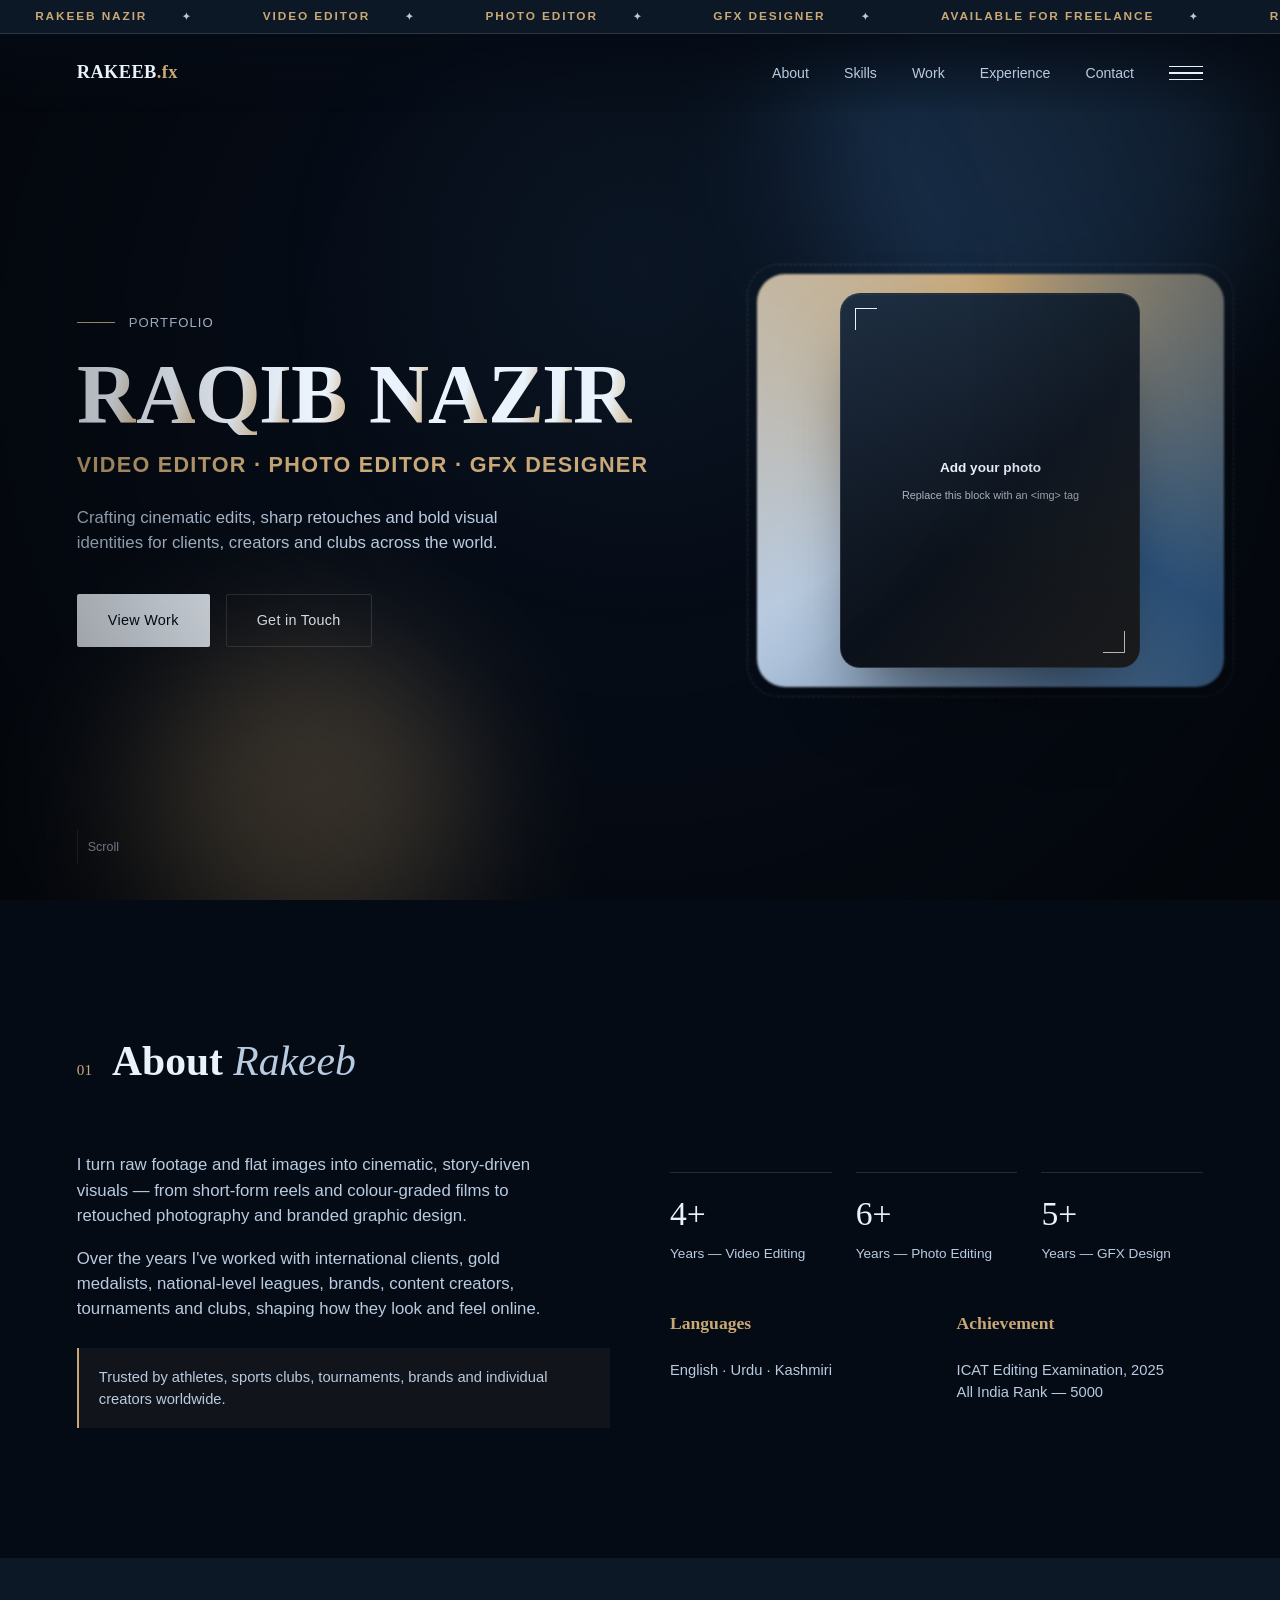
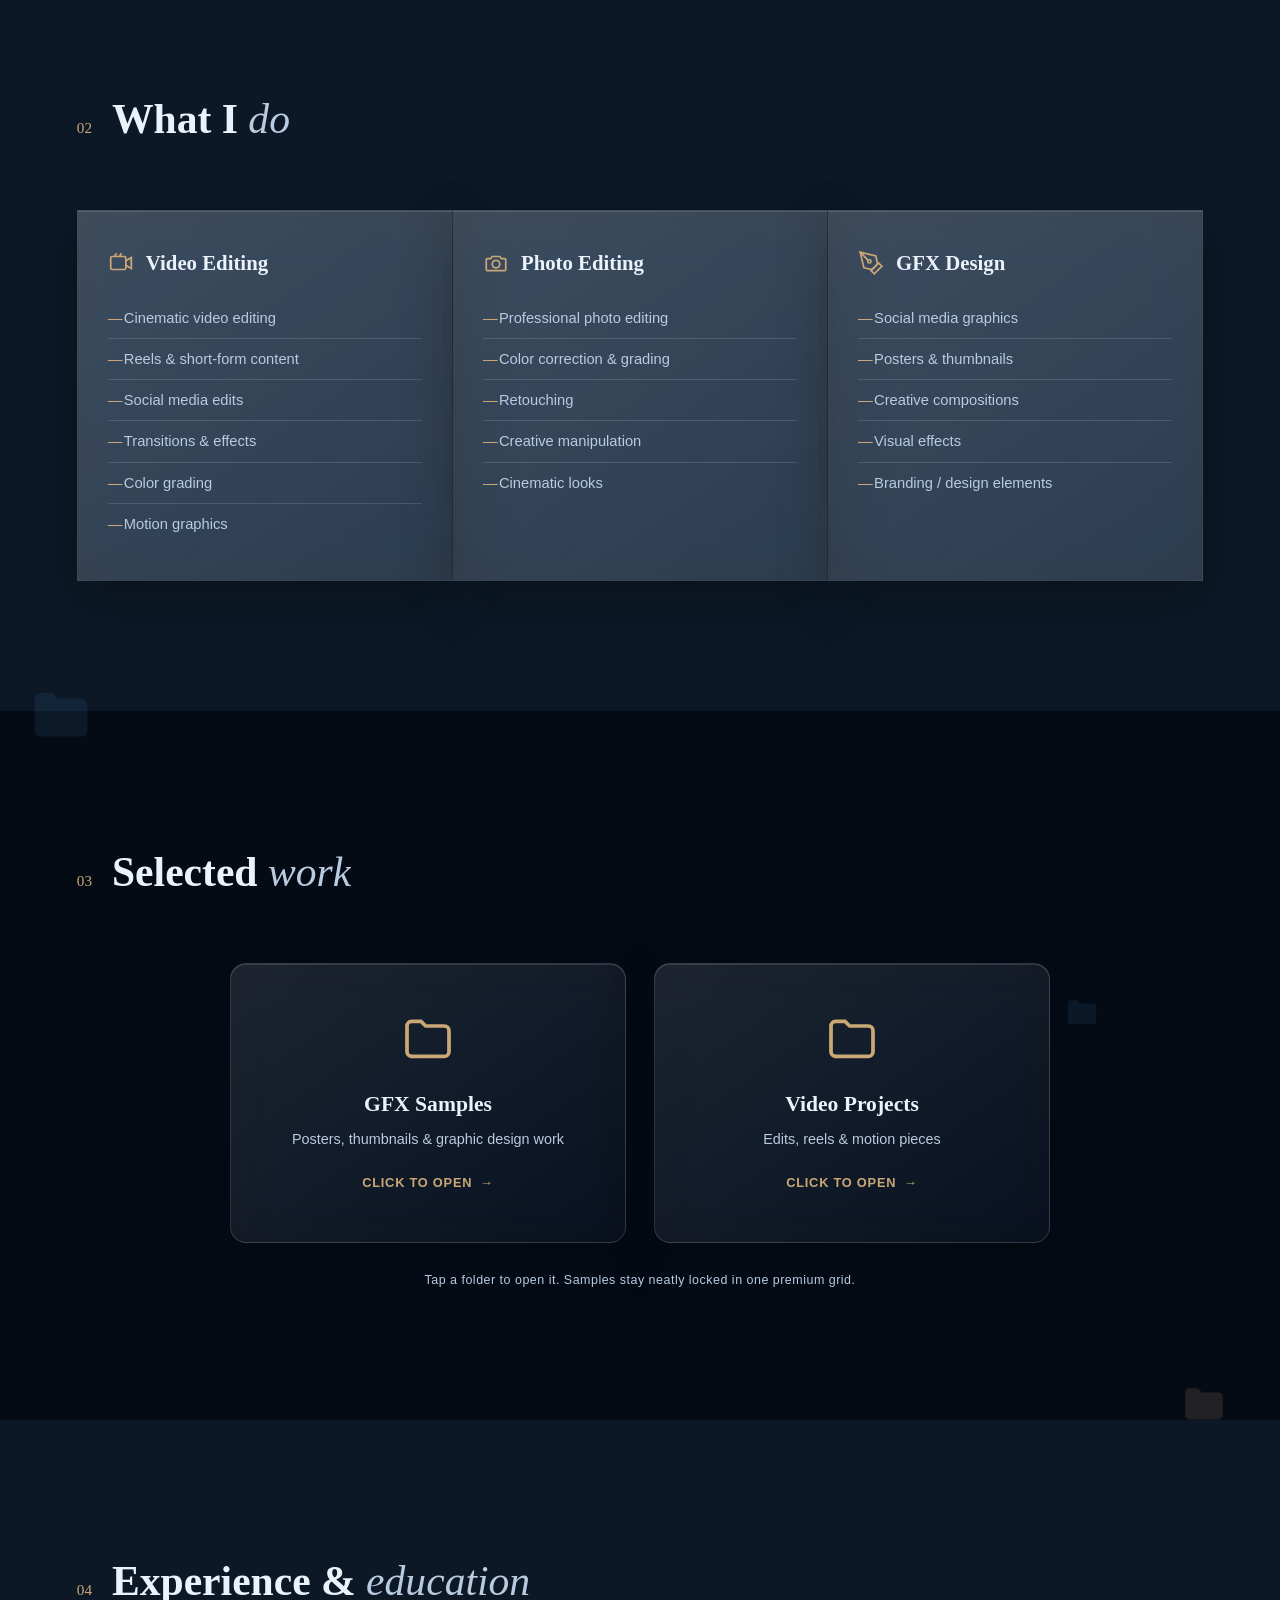
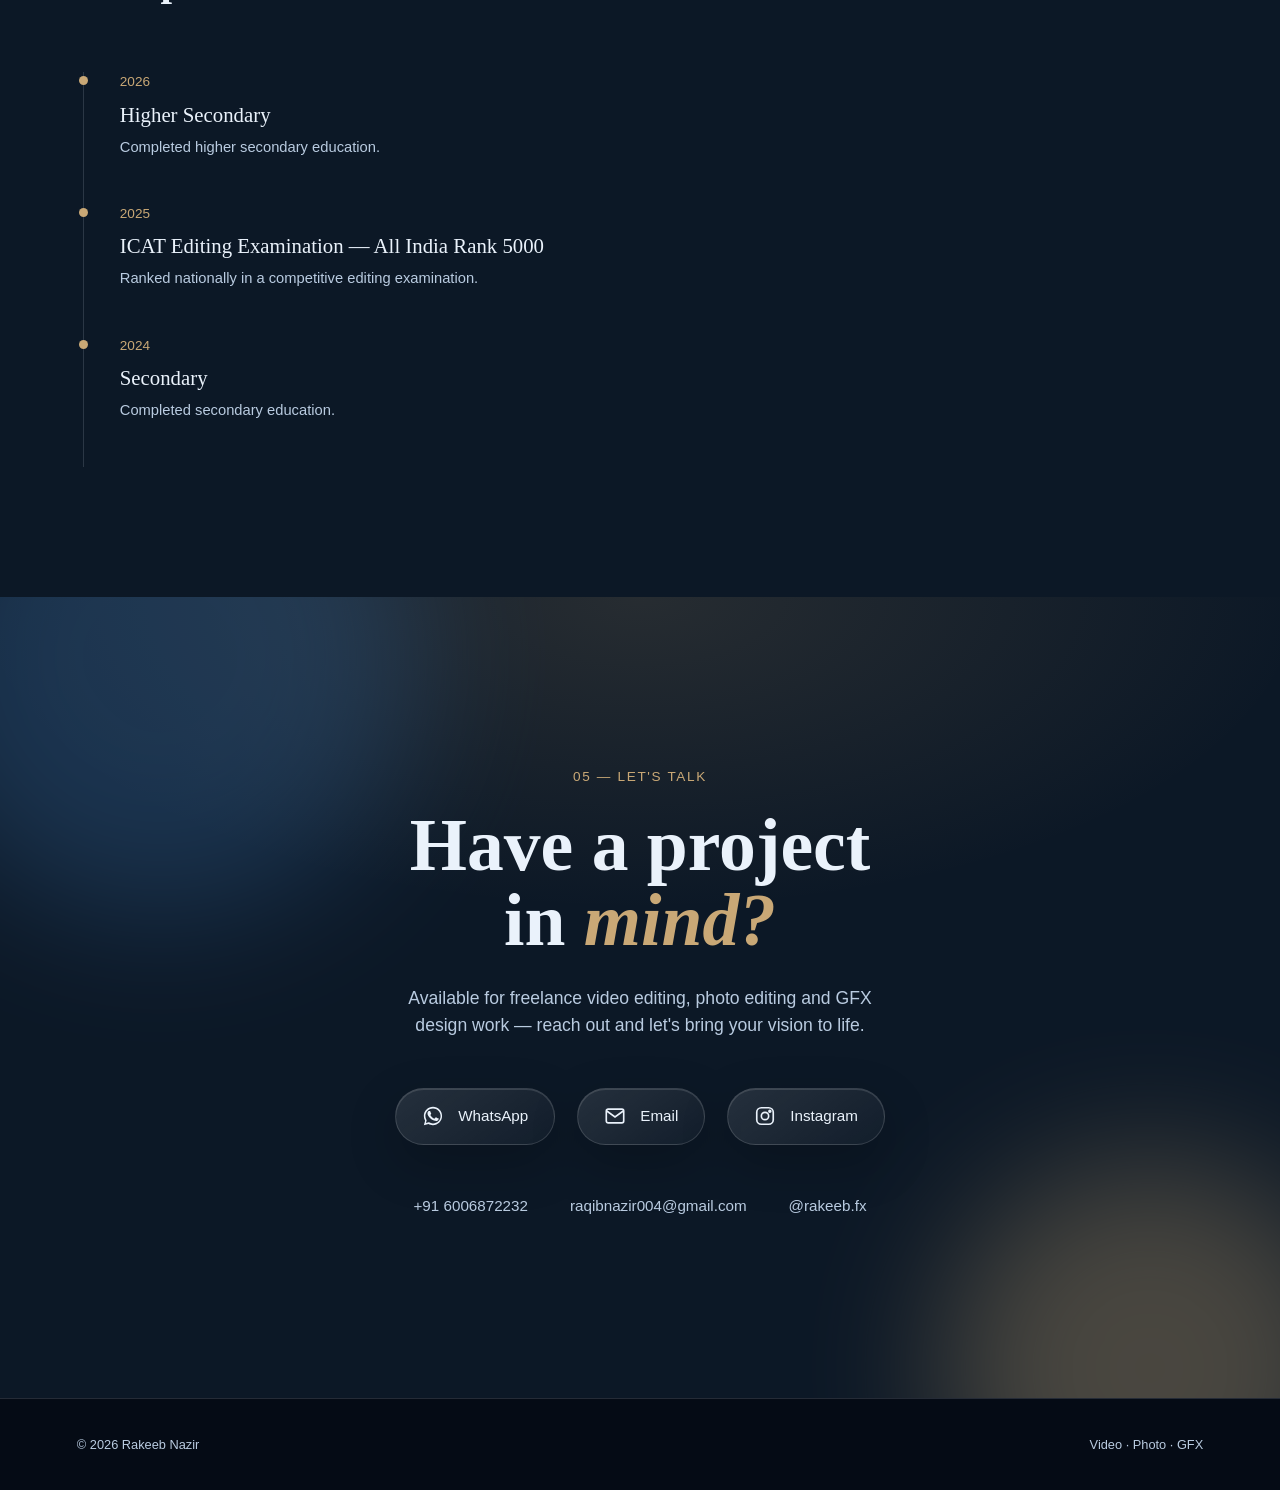
<file: rakeeb-fx-portfolio-final-spider-no-background.html>
<!DOCTYPE html>
<html lang="en">
<head>
<meta charset="UTF-8">
<meta name="viewport" content="width=device-width, initial-scale=1.0">
<title>Rakeeb Nazir — Video Editor · Photo Editor · GFX Designer</title>
<style>
  :root{
    --prussian:#0B2545;
    --sailor:#3A6EA5;
    --alice:#EAF2FB;
    --alice-dim:#B9CBE0;
    --gold:#C9A876;
    --gold-dim:#8f7a53;
    --ink:#050B15;
    --ink-2:#0C1826;
    --line:rgba(234,242,251,0.14);
    --serif:'Fraunces', Georgia, serif;
    --sans:'Inter', -apple-system, sans-serif;
  }
  @font-face{font-family:'Fraunces';src:local('Georgia');}
  *{box-sizing:border-box; margin:0; padding:0;}
  html{scroll-behavior:smooth;}
  body{
    background:var(--ink);
    color:var(--alice);
    font-family:var(--sans);
    overflow-x:hidden;
    line-height:1.5;
  }
  ::selection{background:var(--gold); color:var(--ink);}

  .grain{
    position:fixed; inset:0; pointer-events:none; z-index:40;
    background-image:url("data:image/svg+xml,%3Csvg xmlns='http://www.w3.org/2000/svg' width='120' height='120'%3E%3Cfilter id='n'%3E%3CfeTurbulence type='fractalNoise' baseFrequency='0.9' numOctaves='2' stitchTiles='stitch'/%3E%3C/filter%3E%3Crect width='100%25' height='100%25' filter='url(%23n)' opacity='0.035'/%3E%3C/svg%3E");
    mix-blend-mode:overlay;
  }
  .vignette{
    position:fixed; inset:0; pointer-events:none; z-index:39;
    background:radial-gradient(circle at 50% 40%, transparent 40%, rgba(0,0,0,0.55) 100%);
  }
  .spotlight{
    position:fixed; inset:0; pointer-events:none; z-index:2;
    background:radial-gradient(600px circle at var(--mx,50%) var(--my,30%), rgba(58,110,165,0.10), transparent 60%);
    transition:background .1s;
  }
  .progress{position:fixed; top:0; left:0; height:2px; background:linear-gradient(90deg,var(--sailor),var(--gold)); width:0%; z-index:60; transition:width .1s;}

  .marquee-bar{
    position:fixed; top:0; left:0; right:0; height:34px; z-index:55;
    background:var(--ink-2); border-bottom:1px solid var(--line);
    display:flex; align-items:center; overflow:hidden;
    opacity:0; animation:rise .8s .5s forwards;
  }
  .marquee-track{display:flex; white-space:nowrap; animation:marqueeScroll 24s linear infinite;}
  .marquee-track span{
    padding:0 2.2rem; font-size:0.74rem; letter-spacing:0.16em; text-transform:uppercase;
    color:var(--gold); font-weight:600; flex-shrink:0;
  }
  .marquee-track span::after{content:'✦'; margin-left:2.2rem; color:var(--alice-dim); font-size:0.6rem;}
  @keyframes marqueeScroll{from{transform:translateX(0);} to{transform:translateX(-50%);}}

  /* intro curtain */
  .curtain{position:fixed; inset:0; z-index:80; display:flex; pointer-events:none;}
  .curtain div{flex:1; background:var(--ink);}
  .curtain div:first-child{animation:curtainL .9s .1s cubic-bezier(.77,0,.18,1) forwards;}
  .curtain div:last-child{animation:curtainR .9s .1s cubic-bezier(.77,0,.18,1) forwards;}
  @keyframes curtainL{to{transform:translateX(-100%);}}
  @keyframes curtainR{to{transform:translateX(100%);}}

  nav{
    position:fixed; top:34px; left:0; right:0; z-index:50;
    display:flex; justify-content:space-between; align-items:center;
    padding:22px 6vw;
    backdrop-filter:blur(10px);
    background:linear-gradient(to bottom, rgba(5,11,21,0.85), transparent);
    opacity:0; animation:rise .8s .9s forwards;
  }
  .logo{font-family:var(--serif); font-size:1.15rem; letter-spacing:0.02em; font-weight:600; color:var(--alice);}
  .logo span{color:var(--gold);}
  .nav-right{display:flex; align-items:center; gap:2.2rem;}
  nav ul{list-style:none; display:flex; gap:2.2rem;}
  nav a{color:var(--alice-dim); text-decoration:none; font-size:0.88rem; position:relative; padding-bottom:4px;}
  nav a::after{content:''; position:absolute; left:0; bottom:0; width:0%; height:1px; background:var(--gold); transition:width .35s ease;}
  nav a:hover{color:var(--alice);}
  nav a:hover::after{width:100%;}

  .menu-toggle{
    display:flex; flex-direction:column; justify-content:center; gap:5px;
    width:34px; height:34px; background:none; border:none; cursor:pointer;
    position:relative; z-index:56; padding:0;
  }
  .menu-toggle span{display:block; width:100%; height:1.5px; background:var(--alice); transition:transform .35s ease, opacity .35s ease;}
  .menu-toggle.active span:nth-child(1){transform:translateY(6.5px) rotate(45deg);}
  .menu-toggle.active span:nth-child(2){opacity:0;}
  .menu-toggle.active span:nth-child(3){transform:translateY(-6.5px) rotate(-45deg);}

  .mega-menu{
    position:fixed; top:78px; right:6vw; z-index:56; min-width:200px;
    background:var(--ink-2); border:1px solid var(--line); border-radius:14px; padding:10px;
    display:flex; flex-direction:column;
    opacity:0; transform:translateY(-12px) scale(.95); pointer-events:none;
    transition:opacity .3s ease, transform .3s ease;
    box-shadow:0 30px 60px -20px rgba(0,0,0,.65);
  }
  .mega-menu.open{opacity:1; transform:translateY(0) scale(1); pointer-events:auto;}
  .mega-menu a{
    padding:13px 16px; color:var(--alice-dim); text-decoration:none; font-size:0.9rem;
    border-radius:9px; transition:background .25s ease, color .25s ease, padding-left .25s ease;
  }
  .mega-menu a:hover{background:rgba(201,168,118,0.1); color:var(--alice); padding-left:20px;}

  .blob{position:absolute; border-radius:50%; filter:blur(70px); opacity:0.32; pointer-events:none; z-index:0;}
  @keyframes float1{0%,100%{transform:translate(0,0) scale(1);} 50%{transform:translate(30px,-40px) scale(1.1);}}
  @keyframes float2{0%,100%{transform:translate(0,0) scale(1);} 50%{transform:translate(-40px,30px) scale(1.15);}}
  @keyframes float3{0%,100%{transform:translate(0,0);} 50%{transform:translate(20px,20px);}}

  .hero{
    position:relative; min-height:100vh; display:flex; align-items:center;
    padding:0 6vw; background:var(--ink); overflow:hidden;
  }
  .hero .blob-a{width:480px; height:480px; background:var(--sailor); top:-100px; right:0; animation:float1 12s ease-in-out infinite;}
  .hero .blob-b{width:340px; height:340px; background:var(--gold); bottom:-80px; left:10%; animation:float2 14s ease-in-out infinite;}

  .hero-grid{
    position:relative; z-index:2;
    display:grid; grid-template-columns:1.2fr 0.8fr; gap:5vw; align-items:center; width:100%;
    padding-top:60px;
  }
  .eyebrow-row{display:flex; align-items:center; gap:14px; margin-bottom:22px; opacity:0; animation:rise .9s 1.1s forwards;}
  .eyebrow-line{width:38px; height:1px; background:var(--gold);}
  .eyebrow-row span{font-size:0.82rem; color:var(--alice-dim); letter-spacing:0.08em; text-transform:uppercase;}

  .hero-name{
    font-family:var(--serif); font-weight:700;
    font-size:clamp(2.6rem, 6.6vw, 5.8rem); line-height:0.95; letter-spacing:-0.02em;
    display:flex; flex-wrap:wrap; overflow:hidden;
  }
  .hero-name .letter{
    display:inline-block;
    background:linear-gradient(100deg, var(--alice) 30%, var(--gold) 55%, var(--alice) 80%);
    background-size:220% auto; -webkit-background-clip:text; background-clip:text; color:transparent;
    opacity:0; transform:translateY(110%) rotate(8deg);
    animation:letterIn .9s cubic-bezier(.2,.8,.2,1) forwards, shine 7s linear infinite 2.6s;
  }
  .hero-name .letter-space{width:0.28em; animation:none !important; opacity:1;}
  @keyframes letterIn{to{opacity:1; transform:translateY(0) rotate(0deg);}}
  @keyframes shine{to{background-position:-220% center;}}

  .hero-role{
    font-family:var(--sans); font-size:clamp(1rem,2vw,1.35rem); letter-spacing:0.06em; text-transform:uppercase;
    color:var(--gold); margin-top:14px; font-weight:600;
    opacity:0; animation:rise 1s 1.6s forwards;
  }
  .hero-sub{
    max-width:480px; margin-top:24px; color:var(--alice-dim); font-size:1.05rem;
    opacity:0; animation:rise 1s 1.75s forwards;
  }
  .hero-cta{margin-top:38px; display:flex; gap:16px; flex-wrap:wrap; opacity:0; animation:rise 1s 1.9s forwards;}
  .btn{
    position:relative; overflow:hidden;
    padding:15px 30px; border-radius:2px; font-size:0.9rem; text-decoration:none;
    transition:transform .3s, box-shadow .3s; letter-spacing:0.02em; border:1px solid transparent;
    display:inline-block;
  }
  .btn-solid{background:var(--alice); color:var(--ink);}
  .btn-solid:hover{transform:translateY(-3px); box-shadow:0 14px 30px -8px rgba(201,168,118,0.5);}
  .btn-ghost{border-color:var(--line); color:var(--alice);}
  .btn-ghost:hover{transform:translateY(-3px); border-color:var(--gold); background:rgba(201,168,118,0.1);}
  .btn::before{content:''; position:absolute; top:0; left:-120%; width:60%; height:100%; background:linear-gradient(120deg, transparent, rgba(255,255,255,0.35), transparent); transform:skewX(-20deg);}
  .btn:hover::before{animation:sweep .8s ease;}
  @keyframes sweep{to{left:140%;}}

  /* portrait assembling from fragments */
  .portrait-wrap{
    position:relative; display:flex; align-items:center; justify-content:center;
    opacity:0; animation:portraitIn 1.1s 1.3s cubic-bezier(.2,.7,.2,1) forwards, bob 5s ease-in-out infinite 3s;
  }
  @keyframes portraitIn{0%{opacity:0; transform:scale(.4) rotate(-25deg); filter:blur(14px);} 100%{opacity:1; transform:scale(1) rotate(0deg); filter:blur(0);}}
  @keyframes bob{0%,100%{transform:translateY(0);} 50%{transform:translateY(-14px);}}
  .shard{position:absolute; border-radius:50%; z-index:1; opacity:0;}
  .shard1{width:60px; height:60px; background:var(--sailor); top:-40px; left:-60px; animation:shard1move 1.1s 1.15s cubic-bezier(.2,.8,.2,1) forwards;}
  .shard2{width:40px; height:40px; background:var(--gold); bottom:-20px; right:-50px; animation:shard2move 1.1s 1.25s cubic-bezier(.2,.8,.2,1) forwards;}
  .shard3{width:26px; height:26px; background:var(--alice); top:50%; right:-70px; animation:shard3move 1.1s 1.35s cubic-bezier(.2,.8,.2,1) forwards;}
  @keyframes shard1move{0%{opacity:.9; transform:translate(-120px,-140px) rotate(-60deg) scale(1.6);} 100%{opacity:0; transform:translate(0,0) rotate(0) scale(.3);}}
  @keyframes shard2move{0%{opacity:.9; transform:translate(140px,120px) rotate(80deg) scale(1.6);} 100%{opacity:0; transform:translate(0,0) rotate(0) scale(.3);}}
  @keyframes shard3move{0%{opacity:.9; transform:translate(150px,-40px) rotate(40deg) scale(1.4);} 100%{opacity:0; transform:translate(0,0) rotate(0) scale(.3);}}

  .ring{
    position:absolute; width:110%; height:110%; border-radius:28px;
    background:conic-gradient(from 0deg, var(--gold), var(--sailor), var(--alice-dim), var(--gold));
    animation:spin 8s linear infinite;
    filter:blur(1px);
  }
  .ring::after{content:''; position:absolute; inset:-10px; border-radius:32px; border:1px dashed rgba(234,242,251,0.2);}
  @keyframes spin{to{transform:rotate(360deg);}}
  .portrait{
    position:relative; width:min(300px,68vw); aspect-ratio:4/5; border-radius:20px;
    background:
      linear-gradient(160deg, rgba(234,242,251,0.06), rgba(234,242,251,0.01)),
      linear-gradient(200deg, var(--ink-2), var(--ink) 70%);
    border:1px solid rgba(234,242,251,0.12);
    backdrop-filter:blur(6px);
    display:flex; align-items:center; justify-content:center;
    overflow:hidden; z-index:2;
    box-shadow:0 40px 70px -25px rgba(0,0,0,0.6), inset 0 1px 0 rgba(255,255,255,0.05);
    transition:transform .4s ease;
    animation:breathe 4s ease-in-out infinite, glowPulse 3s ease-in-out infinite;
  }
  @keyframes breathe{0%,100%{transform:scale(1);} 50%{transform:scale(1.02);}}
  @keyframes glowPulse{0%,100%{box-shadow:0 40px 70px -25px rgba(0,0,0,0.6), 0 0 0px rgba(201,168,118,0);} 50%{box-shadow:0 40px 70px -25px rgba(0,0,0,0.6), 0 0 35px rgba(201,168,118,0.35);}}
  .portrait::before{
    content:''; position:absolute; inset:0;
    background:linear-gradient(135deg, rgba(58,110,165,0.16), transparent 55%, rgba(201,168,118,0.14));
    pointer-events:none;
  }
  .frame-corner{position:absolute; width:22px; height:22px; z-index:3; border-color:var(--gold);}
  .fc-tl{top:14px; left:14px; border-top:1.5px solid; border-left:1.5px solid;}
  .fc-br{bottom:14px; right:14px; border-bottom:1.5px solid; border-right:1.5px solid;}
  .portrait-wrap:hover .portrait{transform:translateY(-6px);}
  .portrait-wrap:hover .ring{animation-duration:2.5s;}
  .portrait img{width:100%; height:100%; object-fit:cover; display:block; transition:transform .5s ease;}
  .portrait-wrap:hover .portrait img{transform:scale(1.06);}
  .portrait-label{color:var(--alice); font-size:0.85rem; text-align:center; z-index:2; padding:16px; font-weight:600;}
  .portrait-label small{display:block; margin-top:8px; font-size:0.68rem; opacity:0.7; font-weight:400;}

  @keyframes rise{from{opacity:0; transform:translateY(26px);} to{opacity:1; transform:translateY(0);}}

  .scroll-cue{
    position:absolute; bottom:36px; left:6vw; display:flex; align-items:center; gap:10px; z-index:2;
    color:var(--alice-dim); font-size:0.78rem; opacity:0; animation:rise 1s 2.2s forwards;
  }
  .scroll-cue .bar{width:1px; height:34px; background:var(--line); position:relative; overflow:hidden;}
  .scroll-cue .bar::after{content:''; position:absolute; top:-100%; left:0; width:100%; height:100%; background:var(--gold); animation:scrollbar 1.8s infinite;}
  @keyframes scrollbar{50%{top:0;} 100%{top:100%;}}

  section{padding:130px 6vw; position:relative; scroll-margin-top:90px;}
  .section-head{display:flex; align-items:baseline; gap:20px; margin-bottom:60px;}
  .section-num{font-family:var(--serif); font-size:0.95rem; color:var(--gold);}
  .title-mask{overflow:hidden; display:inline-block; position:relative;}
  .section-title{font-family:var(--serif); font-size:clamp(1.8rem,3.4vw,2.6rem); font-weight:600; color:var(--alice); position:relative; display:inline-block; transform:translateY(100%); transition:transform .9s cubic-bezier(.2,.8,.2,1);}
  .section-head.in .section-title{transform:translateY(0);}
  .section-title em{font-style:italic; color:var(--alice-dim); font-weight:400;}
  .curtain-wipe{position:absolute; inset:0; background:var(--gold); transform:scaleX(0); transform-origin:left; z-index:3;}
  .section-head.in .curtain-wipe{animation:wipe 1s cubic-bezier(.6,0,.2,1) forwards;}
  @keyframes wipe{0%{transform:scaleX(0); transform-origin:left;} 45%{transform:scaleX(1); transform-origin:left;} 55%{transform-origin:right;} 100%{transform:scaleX(0); transform-origin:right;}}

  .reveal{opacity:0; transform:translateY(34px); transition:opacity .8s ease, transform .8s ease;}
  .reveal.in{opacity:1; transform:translateY(0);}
  .stagger > *{opacity:0; transform:translateY(24px) scale(.96); transition:opacity .6s ease, transform .6s ease;}
  .stagger.in > *{opacity:1; transform:translateY(0) scale(1);}
  .stagger.in > *:nth-child(1){transition-delay:.05s;}
  .stagger.in > *:nth-child(2){transition-delay:.15s;}
  .stagger.in > *:nth-child(3){transition-delay:.25s;}
  .stagger.in > *:nth-child(4){transition-delay:.35s;}
  .stagger.in > *:nth-child(5){transition-delay:.45s;}
  .stagger.in > *:nth-child(6){transition-delay:.55s;}

  .ratio-grid.stagger > *{opacity:0; transform:translateY(18px) scale(.98); transition:opacity .55s ease, transform .55s cubic-bezier(.2,.8,.2,1);}
  .ratio-grid.stagger.in > *{opacity:1; transform:translateY(0) scale(1);}
  .ratio-grid.stagger.in > *:nth-child(1){transition-delay:.04s;}
  .ratio-grid.stagger.in > *:nth-child(2){transition-delay:.10s;}
  .ratio-grid.stagger.in > *:nth-child(3){transition-delay:.16s;}
  .ratio-grid.stagger.in > *:nth-child(4){transition-delay:.22s;}

  .about-grid{display:grid; grid-template-columns:1fr 1fr; gap:60px;}
  .about-text p{color:var(--alice-dim); font-size:1.05rem; margin-bottom:18px; max-width:52ch;}
  .stat-row{display:grid; grid-template-columns:repeat(3,1fr); gap:24px; margin-top:20px;}
  .stat{border-top:1px solid var(--line); padding-top:16px; transition:border-color .3s;}
  .stat:hover{border-color:var(--gold);}
  .stat .num{font-family:var(--serif); font-size:2.1rem; color:var(--alice);}
  .stat .lbl{color:var(--alice-dim); font-size:0.85rem; margin-top:4px;}
  .clients-note{margin-top:26px; padding:18px 20px; border-left:2px solid var(--gold); background:rgba(201,168,118,0.06); color:var(--alice-dim); font-size:0.92rem; transition:background .3s;}
  .clients-note:hover{background:rgba(201,168,118,0.13);}

  .skill-cols{display:grid; grid-template-columns:repeat(3,1fr); gap:1px; background:var(--line); border:1px solid var(--line);}
  .skill-col{background:var(--ink); padding:36px 30px; transition:background .35s, transform .35s;}
  .skill-col:hover{background:var(--ink-2); transform:translateY(-6px);}
  .skill-col h3{font-family:var(--serif); font-size:1.3rem; margin-bottom:20px; color:var(--alice); display:flex; align-items:center; gap:12px;}
  .skill-col h3 svg{width:26px; height:26px; color:var(--gold); flex-shrink:0;}
  .skill-col ul{list-style:none;}
  .skill-col li{color:var(--alice-dim); font-size:0.92rem; padding:9px 0; border-top:1px solid var(--line); position:relative; padding-left:16px; transition:color .25s, padding-left .25s;}
  .skill-col li:first-child{border-top:none;}
  .skill-col li::before{content:'—'; position:absolute; left:0; color:var(--gold);}
  .skill-col li:hover{color:var(--alice); padding-left:22px;}

  /* folder cards — click to open a section's projects */
  .folder-grid{
    display:grid; grid-template-columns:repeat(2,1fr); gap:28px; max-width:820px; margin:0 auto;
    position:relative;
  }
  .folder-card{
    position:relative; overflow:hidden; cursor:pointer; text-align:center;
    padding:48px 30px; border:1px solid var(--line); border-radius:16px;
    background:linear-gradient(160deg, rgba(234,242,251,0.05), rgba(234,242,251,0.01));
    transition:transform .4s ease, border-color .35s ease, box-shadow .4s ease;
  }
  .folder-card:hover{transform:translateY(-8px); border-color:var(--gold); box-shadow:0 30px 60px -22px rgba(201,168,118,0.4);}
  .folder-card.open{border-color:var(--gold); background:rgba(201,168,118,0.06);}
  .folder-icon{width:56px; height:56px; margin:0 auto 20px; color:var(--gold); animation:folderBob 4.5s ease-in-out infinite;}
  .folder-icon svg{width:100%; height:100%;}
  @keyframes folderBob{0%,100%{transform:translateY(0) rotate(0deg);} 50%{transform:translateY(-6px) rotate(-3deg);}}
  .folder-card h3{font-family:var(--serif); font-size:1.35rem; color:var(--alice); margin-bottom:8px;}
  .folder-card p{color:var(--alice-dim); font-size:0.9rem; margin-bottom:20px;}
  .folder-cta{
    display:inline-flex; align-items:center; gap:8px; font-size:0.8rem; letter-spacing:0.06em;
    text-transform:uppercase; color:var(--gold); font-weight:600;
  }
  .folder-cta .arrow{transition:transform .35s ease;}
  .folder-card.open .folder-cta .arrow{transform:rotate(90deg);}
  .folder-card:hover .folder-cta .arrow{transform:translateX(4px);}

  /* decorative ambient folders floating in the background of the work section */
  .folder-float{position:absolute; opacity:0.14; color:var(--sailor); pointer-events:none; z-index:0;}
  .folder-float svg{width:100%; height:100%;}
  .ff1{width:70px; height:70px; top:-30px; left:2%; animation:float1 11s ease-in-out infinite;}
  .ff2{width:50px; height:50px; bottom:-10px; right:4%; color:var(--gold); animation:float2 13s ease-in-out infinite;}
  .ff3{width:38px; height:38px; top:40%; right:14%; animation:float3 9s ease-in-out infinite;}

  .folder-panel{
    max-height:0; overflow:hidden; opacity:0; margin-top:0;
    transition:max-height .6s cubic-bezier(.2,.8,.2,1), opacity .5s ease, margin-top .5s ease;
  }
  .folder-panel.open{max-height:1600px; opacity:1; margin-top:48px;}
  .panel-head{display:flex; align-items:center; justify-content:space-between; margin-bottom:28px; max-width:900px; margin-left:auto; margin-right:auto;}
  .panel-head h4{font-family:var(--serif); font-size:1.4rem; color:var(--alice); font-weight:600;}
  .panel-close{
    background:none; border:1px solid var(--line); color:var(--alice-dim); border-radius:50px;
    padding:8px 18px; font-size:0.8rem; cursor:pointer; transition:border-color .3s, color .3s;
  }
  .panel-close:hover{border-color:var(--gold); color:var(--alice);}

  .ratio-grid{
    display:grid; grid-template-columns:repeat(4,minmax(0,1fr)); gap:22px; max-width:980px; margin:0 auto;
    align-items:start;
  }
  .ratio-card{width:100%; max-width:none;}
  #gfx-panel .ratio-card{aspect-ratio:3/4;}
  #video-panel .ratio-card{aspect-ratio:9/16;}

  .project-grid{
    display:grid; grid-template-columns:repeat(3,1fr); gap:24px; max-width:900px; margin:0 auto;
    perspective:1200px;
  }
  .project-card{
    max-width:220px; margin:0 auto; width:100%; border:1px solid rgba(255,255,255,.14); border-radius:20px;
    display:flex; flex-direction:column; align-items:center; justify-content:center; gap:10px;
    color:var(--alice-dim); font-size:0.85rem; position:relative; overflow:hidden;
    user-select:none; -webkit-user-select:none; touch-action:auto; transform:translateZ(0);
    background:linear-gradient(145deg,rgba(255,255,255,.12),rgba(255,255,255,.035) 48%,rgba(255,255,255,.015));
    backdrop-filter:blur(22px) saturate(145%); -webkit-backdrop-filter:blur(22px) saturate(145%);
    box-shadow:inset 0 1px 0 rgba(255,255,255,.18), 0 18px 45px rgba(0,0,0,.28);
    transition:border-color .35s, background .35s, box-shadow .35s, filter .35s, transform .35s cubic-bezier(.2,.8,.2,1);
  }
  .project-card::before{
    content:''; position:absolute; inset:-60%; pointer-events:none;
    background:conic-gradient(from 0deg, transparent 0 68%, rgba(201,168,118,.22) 74%, transparent 82%);
    animation:projectSweep 5s linear infinite;
  }
  .project-card::after{
    content:''; position:absolute; inset:0; pointer-events:none;
    background:linear-gradient(135deg, rgba(234,242,251,.08), transparent 42%, rgba(201,168,118,.08));
    opacity:0; transition:opacity .35s;
  }
  .project-card:hover{
    border-color:rgba(201,168,118,.62); background:linear-gradient(145deg,rgba(255,255,255,.16),rgba(201,168,118,.07));
    box-shadow:inset 0 1px 0 rgba(255,255,255,.22), 0 26px 55px rgba(0,0,0,.34), 0 0 30px rgba(201,168,118,.14);
    filter:saturate(1.08); transform:translateY(-6px) scale(1.015);
  }
  .project-card:active{transform:translateY(-3px) scale(1.005);}
  .project-card.dragging{ /* legacy class kept harmless for cached scripts */ }
  .project-card video, .project-card img{width:100%; height:100%; object-fit:cover; display:block;}
  .plus{font-size:1.8rem; color:var(--gold); font-family:var(--serif); transition:transform .35s, opacity .35s;}
  .project-card:hover .plus{transform:rotate(90deg) scale(1.15);}
  .project-card:hover::after{opacity:1;}
  @keyframes projectSweep{to{transform:rotate(360deg);}}
  @keyframes projectGlow{
    0%,100%{box-shadow:0 0 0 rgba(201,168,118,0);}
    50%{box-shadow:0 0 24px rgba(201,168,118,.16);}
  }
  .project-card.project-animated{animation:projectGlow 3.5s ease-in-out infinite;}
  .project-card.project-animated:nth-child(2){animation-delay:.35s;}
  .project-card.project-animated:nth-child(3){animation-delay:.7s;}
  .project-card.project-animated:nth-child(4){animation-delay:1.05s;}
  .project-card.project-animated:nth-child(5){animation-delay:1.4s;}
  .project-card.project-animated:nth-child(6){animation-delay:1.75s;}
  .drag-hint{
    text-align:center; margin:28px auto 0; color:var(--alice-dim); font-size:.78rem; opacity:.65;
    letter-spacing:.04em;
  }

  .timeline{border-left:1px solid var(--line); margin-left:6px;}
  .t-item{position:relative; padding:0 0 46px 36px;}
  .t-item::before{content:''; position:absolute; left:-5px; top:4px; width:9px; height:9px; border-radius:50%; background:var(--gold); box-shadow:0 0 0 0 rgba(201,168,118,0.6); animation:tpulse 2.4s infinite;}
  @keyframes tpulse{0%{box-shadow:0 0 0 0 rgba(201,168,118,0.5);} 70%{box-shadow:0 0 0 10px rgba(201,168,118,0);} 100%{box-shadow:0 0 0 0 rgba(201,168,118,0);}}
  .t-year{color:var(--gold); font-size:0.85rem; margin-bottom:6px;}
  .t-title{font-family:var(--serif); font-size:1.3rem; color:var(--alice); margin-bottom:6px;}
  .t-desc{color:var(--alice-dim); font-size:0.92rem; max-width:60ch;}

  .info-row{display:grid; grid-template-columns:repeat(3,1fr); gap:40px;}
  .info-block h4{font-family:var(--serif); font-size:1.1rem; margin-bottom:16px; color:var(--gold);}
  .info-block p, .info-block li{color:var(--alice-dim); font-size:0.92rem; list-style:none; padding:6px 0;}

  .contact-section{
    position:relative; padding:170px 6vw; overflow:hidden;
    background:radial-gradient(ellipse 80% 60% at 50% 0%, rgba(201,168,118,0.14), transparent 65%), var(--ink-2);
  }
  .contact-section .blob-c{width:520px; height:520px; background:var(--sailor); top:-200px; left:-100px; animation:float3 10s ease-in-out infinite;}
  .contact-section .blob-d{width:420px; height:420px; background:var(--gold); bottom:-180px; right:-80px; animation:float1 13s ease-in-out infinite;}
  .contact-wrap{position:relative; z-index:2; text-align:center; max-width:800px; margin:0 auto;}
  .contact-eyebrow{color:var(--gold); letter-spacing:0.12em; text-transform:uppercase; font-size:0.85rem; margin-bottom:20px; opacity:0;}
  .contact-title{font-family:var(--serif); font-size:clamp(2.6rem,7vw,4.6rem); line-height:1.03; margin-bottom:26px; opacity:0;}
  .contact-title em{color:var(--gold); font-style:italic;}
  .contact-desc{color:var(--alice-dim); font-size:1.1rem; max-width:52ch; margin:0 auto; opacity:0;}
  .contact-cta{margin-top:50px; opacity:0; display:flex; justify-content:center; gap:22px; flex-wrap:wrap;}
  .icon-btn{
    display:flex; align-items:center; gap:14px;
    padding:16px 26px; border-radius:50px; text-decoration:none;
    background:rgba(234,242,251,0.04); border:1px solid var(--line);
    color:var(--alice); font-size:0.95rem; font-weight:500;
    transition:transform .35s, border-color .35s, background .35s, box-shadow .35s;
    position:relative; overflow:hidden;
  }
  .icon-btn svg{width:22px; height:22px; flex-shrink:0; position:relative; z-index:2;}
  .icon-btn span{position:relative; z-index:2;}
  .icon-btn::before{content:''; position:absolute; inset:0; border-radius:50px; opacity:0; background:linear-gradient(100deg,var(--sailor),var(--gold)); transition:opacity .35s;}
  .icon-btn:hover{transform:translateY(-5px); border-color:transparent; box-shadow:0 18px 34px -14px rgba(201,168,118,0.5);}
  .icon-btn:hover::before{opacity:1;}
  .icon-btn.whatsapp{animation:btnpop 2.6s ease-in-out infinite;}
  @keyframes btnpop{0%,100%{box-shadow:0 0 0 0 rgba(201,168,118,0.35);} 50%{box-shadow:0 0 0 10px rgba(201,168,118,0);}}
  .contact-links{display:flex; justify-content:center; gap:34px; flex-wrap:wrap; margin-top:40px; opacity:0;}
  .contact-links a{color:var(--alice-dim); text-decoration:none; font-size:0.95rem; padding:10px 4px; position:relative;}
  .contact-links a::after{content:''; position:absolute; left:0; bottom:0; width:0%; height:1px; background:var(--gold); transition:width .35s ease;}
  .contact-links a:hover{color:var(--alice);}
  .contact-links a:hover::after{width:100%;}
  .contact-wrap .fade-in{animation:rise 1s forwards;}
  .contact-eyebrow.fade-in{animation-delay:.05s;}
  .contact-title.fade-in{animation-delay:.15s;}
  .contact-desc.fade-in{animation-delay:.3s;}
  .contact-cta.fade-in{animation-delay:.45s;}
  .contact-links.fade-in{animation-delay:.6s;}

  footer{padding:36px 6vw; border-top:1px solid var(--line); display:flex; justify-content:space-between; color:var(--alice-dim); font-size:0.8rem;}



  /* iOS-inspired glass surface + premium touch feedback */
  .folder-card, .skill-col, .icon-btn, .mega-menu{
    background:linear-gradient(145deg,rgba(255,255,255,.105),rgba(255,255,255,.028));
    border-color:rgba(255,255,255,.14);
    box-shadow:inset 0 1px 0 rgba(255,255,255,.13), 0 18px 50px rgba(0,0,0,.22);
    backdrop-filter:blur(24px) saturate(150%); -webkit-backdrop-filter:blur(24px) saturate(150%);
  }
  .panel-close{background:rgba(255,255,255,.055); backdrop-filter:blur(14px); -webkit-backdrop-filter:blur(14px);}
  .bird-layer{position:fixed; inset:0; z-index:70; pointer-events:none; overflow:hidden;}
  .crow{position:absolute; left:0; top:0; width:34px; height:24px; opacity:0; filter:drop-shadow(0 7px 10px rgba(0,0,0,.5)); animation:flyCrow var(--dur,1.9s) cubic-bezier(.2,.65,.25,1) forwards;}
  .crow svg{width:100%;height:100%;overflow:visible;}
  @keyframes flyCrow{
    0%{opacity:0; transform:translate3d(var(--sx),var(--sy),0) scale(.65) rotate(var(--rot));}
    10%{opacity:.92;}
    48%{opacity:1; transform:translate3d(calc(var(--sx) + var(--mx)),calc(var(--sy) + var(--my)),0) scale(1) rotate(var(--rot2));}
    90%{opacity:.85;}
    100%{opacity:0; transform:translate3d(calc(var(--sx) + var(--ex)),calc(var(--sy) + var(--ey)),0) scale(.72) rotate(var(--rot3));}
  }
  .tap-ripple{position:fixed; width:10px; height:10px; border-radius:50%; pointer-events:none; z-index:69; border:1px solid rgba(255,255,255,.7); background:rgba(255,255,255,.06); transform:translate(-50%,-50%) scale(0); animation:ripple .7s ease-out forwards;}
  @keyframes ripple{to{transform:translate(-50%,-50%) scale(9);opacity:0;}}

  @media(max-width:860px){
    .hero-grid, .about-grid{grid-template-columns:1fr;}
    .portrait-wrap{order:-1; margin:0 auto 20px;}
    .skill-cols, .project-grid, .info-row, .folder-grid{grid-template-columns:1fr;}
    nav ul{display:none;}
    nav{top:34px; padding:18px 6vw;}
    section{padding:90px 6vw;}
    .contact-section{padding:110px 6vw;}
    .ratio-grid{grid-template-columns:repeat(2,minmax(0,1fr)); gap:16px;}
    .ratio-card{width:100%; max-width:none;}
  }
  @media (prefers-reduced-motion: reduce){
    *{animation:none !important; transition:none !important;}
    .section-title{transform:none;}
  }

.click-spider{position:fixed;z-index:9998;pointer-events:none;transform:translate(-50%,-50%);font-size:24px;animation:spiderDrop 1.15s cubic-bezier(.2,.8,.2,1) var(--delay) both;}
.spider-body{display:block;filter:drop-shadow(0 5px 10px rgba(0,0,0,.3));}
.spider-web{position:absolute;left:50%;top:-55px;width:1px;height:55px;background:rgba(255,255,255,.65);transform-origin:bottom;}
@keyframes spiderDrop{0%{opacity:0;transform:translate(-50%,-50%) translateY(-20px) scale(.4) rotate(-15deg)}25%{opacity:1}70%{transform:translate(-50%,-50%) translate(var(--dx),var(--dy)) scale(1) rotate(8deg)}100%{opacity:0;transform:translate(-50%,-50%) translate(calc(var(--dx) + 20px),calc(var(--dy) + 25px)) scale(.65) rotate(20deg)}}

.click-spider img{
  width:100%;
  height:100%;
  display:block;
  object-fit:contain;
  pointer-events:none;
  user-select:none;
  -webkit-user-drag:none;
}

</style>

<style id="spider-click-effect">
.spider-click-layer{
  position:fixed;
  inset:0;
  z-index:2147483647;
  pointer-events:none;
  overflow:hidden;
}
.click-spider{
  position:absolute;
  width:92px;
  height:108px;
  transform:translate(-50%,-10%) scale(.35);
  opacity:0;
  animation:spiderDrop 1.35s cubic-bezier(.18,.8,.25,1) forwards;
  filter:drop-shadow(0 5px 8px rgba(0,0,0,.35));
}
.click-spider svg{
  width:100%;
  height:100%;
  display:block;
}
@keyframes spiderDrop{
  0%{opacity:0;transform:translate(-50%,-10%) scale(.35) rotate(-8deg)}
  12%{opacity:1}
  55%{opacity:1;transform:translate(calc(-50% + var(--dx)),calc(-10% + var(--drop))) scale(1) rotate(var(--rot))}
  82%{opacity:1;transform:translate(calc(-50% + var(--dx2)),calc(-10% + var(--drop2))) scale(.92) rotate(calc(var(--rot) * -1))}
  100%{opacity:0;transform:translate(calc(-50% + var(--dx3)),calc(-10% + var(--drop3))) scale(.65) rotate(var(--rot))}
}
</style>

</head>
<body>

<div class="curtain"><div></div><div></div></div>
<div class="progress" id="progress"></div>
<div class="grain"></div>
<div class="vignette"></div>
<div class="spotlight" id="spotlight"></div>
<div class="marquee-bar">
  <div class="marquee-track">
    <span>Rakeeb Nazir</span><span>Video Editor</span><span>Photo Editor</span><span>GFX Designer</span><span>Available for Freelance</span>
    <span>Rakeeb Nazir</span><span>Video Editor</span><span>Photo Editor</span><span>GFX Designer</span><span>Available for Freelance</span>
  </div>
</div>

<nav>
  <div class="logo">RAKEEB<span>.fx</span></div>
  <div class="nav-right">
    <ul>
      <li><a href="#about">About</a></li>
      <li><a href="#skills">Skills</a></li>
      <li><a href="#work">Work</a></li>
      <li><a href="#experience">Experience</a></li>
      <li><a href="#contact">Contact</a></li>
    </ul>
    <button type="button" class="menu-toggle" id="menuToggle" aria-label="Open menu" aria-expanded="false">
      <span></span><span></span><span></span>
    </button>
  </div>
</nav>

<div class="mega-menu" id="megaMenu">
  <a href="#about">About Me</a>
  <a href="#contact">Contact</a>
  <a href="#gfxFolder" data-open="gfx-panel">GFX Projects</a>
  <a href="#videoFolder" data-open="video-panel">Video Projects</a>
</div>

<section class="hero">
  <div class="blob blob-a" data-depth="30"></div>
  <div class="blob blob-b" data-depth="18"></div>
  <div class="hero-grid">
    <div>
      <div class="eyebrow-row"><div class="eyebrow-line"></div><span>Portfolio</span></div>
      <h1 class="hero-name" id="heroName"></h1>
      <div class="hero-role">Video Editor · Photo Editor · GFX Designer</div>
      <p class="hero-sub">Crafting cinematic edits, sharp retouches and bold visual identities for clients, creators and clubs across the world.</p>
      <div class="hero-cta">
        <a href="#work" class="btn btn-solid">View Work</a>
        <a href="#contact" class="btn btn-ghost">Get in Touch</a>
      </div>
    </div>
    <div class="portrait-wrap">
      <span class="shard shard1"></span>
      <span class="shard shard2"></span>
      <span class="shard shard3"></span>
      <div class="ring"></div>
      <div class="portrait">
        <div class="frame-corner fc-tl"></div>
        <div class="frame-corner fc-br"></div>
        <div class="portrait-label">Add your photo<br><small>Replace this block with an &lt;img&gt; tag</small></div>
      </div>
    </div>
  </div>
  <div class="scroll-cue"><div class="bar"></div><span>Scroll</span></div>
</section>

<section id="about">
  <div class="section-head reveal"><span class="section-num">01</span><div class="title-mask"><h2 class="section-title">About <em>Rakeeb</em></h2><div class="curtain-wipe"></div></div></div>
  <div class="about-grid">
    <div class="about-text reveal">
      <p>I turn raw footage and flat images into cinematic, story-driven visuals — from short-form reels and colour-graded films to retouched photography and branded graphic design.</p>
      <p>Over the years I've worked with international clients, gold medalists, national-level leagues, brands, content creators, tournaments and clubs, shaping how they look and feel online.</p>
      <div class="clients-note">Trusted by athletes, sports clubs, tournaments, brands and individual creators worldwide.</div>
    </div>
    <div class="reveal">
      <div class="stat-row">
        <div class="stat"><div class="num">4+</div><div class="lbl">Years — Video Editing</div></div>
        <div class="stat"><div class="num">6+</div><div class="lbl">Years — Photo Editing</div></div>
        <div class="stat"><div class="num">5+</div><div class="lbl">Years — GFX Design</div></div>
      </div>
      <div class="info-row" style="margin-top:46px; grid-template-columns:1fr 1fr;">
        <div class="info-block">
          <h4>Languages</h4>
          <p>English · Urdu · Kashmiri</p>
        </div>
        <div class="info-block">
          <h4>Achievement</h4>
          <p>ICAT Editing Examination, 2025<br>All India Rank — 5000</p>
        </div>
      </div>
    </div>
  </div>
</section>

<section id="skills" style="background:var(--ink-2);">
  <div class="section-head reveal"><span class="section-num">02</span><div class="title-mask"><h2 class="section-title">What I <em>do</em></h2><div class="curtain-wipe"></div></div></div>
  <div class="skill-cols stagger">
    <div class="skill-col">
      <h3><svg viewBox="0 0 24 24" fill="none" stroke="currentColor" stroke-width="1.6"><rect x="2.5" y="6" width="14" height="12" rx="1.5"/><path d="M16.5 10l5-3v10l-5-3"/><path d="M6 6l2-3M10.5 6l2-3"/></svg>Video Editing</h3>
      <ul>
        <li>Cinematic video editing</li>
        <li>Reels & short-form content</li>
        <li>Social media edits</li>
        <li>Transitions & effects</li>
        <li>Color grading</li>
        <li>Motion graphics</li>
      </ul>
    </div>
    <div class="skill-col">
      <h3><svg viewBox="0 0 24 24" fill="none" stroke="currentColor" stroke-width="1.6"><path d="M4 8h3l1.5-2h7L17 8h3a1 1 0 011 1v9a1 1 0 01-1 1H4a1 1 0 01-1-1V9a1 1 0 011-1z"/><circle cx="12" cy="13" r="3.5"/></svg>Photo Editing</h3>
      <ul>
        <li>Professional photo editing</li>
        <li>Color correction & grading</li>
        <li>Retouching</li>
        <li>Creative manipulation</li>
        <li>Cinematic looks</li>
      </ul>
    </div>
    <div class="skill-col">
      <h3><svg viewBox="0 0 24 24" fill="none" stroke="currentColor" stroke-width="1.6"><path d="M12 19l7-7 3 3-7 7-3-3z"/><path d="M18 13l-1.5-7.5L2 2l3.5 14.5L13 18l5-5z"/><path d="M2 2l7.5 7.5"/><circle cx="10.5" cy="10.5" r="1.5"/></svg>GFX Design</h3>
      <ul>
        <li>Social media graphics</li>
        <li>Posters & thumbnails</li>
        <li>Creative compositions</li>
        <li>Visual effects</li>
        <li>Branding / design elements</li>
      </ul>
    </div>
  </div>
</section>

<section id="work">
  <div class="section-head reveal"><span class="section-num">03</span><div class="title-mask"><h2 class="section-title">Selected <em>work</em></h2><div class="curtain-wipe"></div></div></div>

  <div class="folder-float ff1" aria-hidden="true"><svg viewBox="0 0 24 24" fill="currentColor"><path d="M3 6a2 2 0 012-2h4l2 2h8a2 2 0 012 2v9a2 2 0 01-2 2H5a2 2 0 01-2-2V6z"/></svg></div>
  <div class="folder-float ff2" aria-hidden="true"><svg viewBox="0 0 24 24" fill="currentColor"><path d="M3 6a2 2 0 012-2h4l2 2h8a2 2 0 012 2v9a2 2 0 01-2 2H5a2 2 0 01-2-2V6z"/></svg></div>
  <div class="folder-float ff3" aria-hidden="true"><svg viewBox="0 0 24 24" fill="currentColor"><path d="M3 6a2 2 0 012-2h4l2 2h8a2 2 0 012 2v9a2 2 0 01-2 2H5a2 2 0 01-2-2V6z"/></svg></div>

  <div class="folder-grid stagger">
    <div class="folder-card" id="gfxFolder" data-target="gfx-panel">
      <div class="folder-icon"><svg viewBox="0 0 24 24" fill="none" stroke="currentColor" stroke-width="1.6"><path d="M3 6a2 2 0 012-2h4l2 2h8a2 2 0 012 2v9a2 2 0 01-2 2H5a2 2 0 01-2-2V6z"/></svg></div>
      <h3>GFX Samples</h3>
      <p>Posters, thumbnails & graphic design work</p>
      <span class="folder-cta"><span class="label">Click to open</span> <span class="arrow">→</span></span>
    </div>
    <div class="folder-card" id="videoFolder" data-target="video-panel">
      <div class="folder-icon"><svg viewBox="0 0 24 24" fill="none" stroke="currentColor" stroke-width="1.6"><path d="M3 6a2 2 0 012-2h4l2 2h8a2 2 0 012 2v9a2 2 0 01-2 2H5a2 2 0 01-2-2V6z"/></svg></div>
      <h3>Video Projects</h3>
      <p>Edits, reels & motion pieces</p>
      <span class="folder-cta"><span class="label">Click to open</span> <span class="arrow">→</span></span>
    </div>
  </div>

  <!-- GFX samples: all cards are locked to 3:4. Keep all GFX files together in this folder. -->
  <div class="folder-panel" id="gfx-panel">
    <div class="panel-head">
      <h4>GFX Samples</h4>
      <button type="button" class="panel-close" data-close="gfx-panel">Close ✕</button>
    </div>
    <div class="ratio-grid stagger">
      <div class="project-card ratio-card"><div class="plus">+</div>GFX Sample 01</div>
      <div class="project-card ratio-card"><div class="plus">+</div>GFX Sample 02</div>
      <div class="project-card ratio-card"><div class="plus">+</div>GFX Sample 03</div>
      <div class="project-card ratio-card"><div class="plus">+</div>GFX Sample 04</div>
    </div>
  </div>

  <div class="folder-panel" id="video-panel">
    <div class="panel-head">
      <h4>Video Projects</h4>
      <button type="button" class="panel-close" data-close="video-panel">Close ✕</button>
    </div>
    <div class="ratio-grid stagger">
      <div class="project-card ratio-card"><div class="plus">+</div>Video Sample 01</div>
      <div class="project-card ratio-card"><div class="plus">+</div>Video Sample 02</div>
      <div class="project-card ratio-card"><div class="plus">+</div>Video Sample 03</div>
      <div class="project-card ratio-card"><div class="plus">+</div>Video Sample 04</div>
    </div>
  </div>

  <div class="drag-hint reveal">Tap a folder to open it. Samples stay neatly locked in one premium grid.</div>
</section>

<section id="experience" style="background:var(--ink-2);">
  <div class="section-head reveal"><span class="section-num">04</span><div class="title-mask"><h2 class="section-title">Experience & <em>education</em></h2><div class="curtain-wipe"></div></div></div>
  <div class="timeline reveal">
    <div class="t-item">
      <div class="t-year">2026</div>
      <div class="t-title">Higher Secondary</div>
      <div class="t-desc">Completed higher secondary education.</div>
    </div>
    <div class="t-item">
      <div class="t-year">2025</div>
      <div class="t-title">ICAT Editing Examination — All India Rank 5000</div>
      <div class="t-desc">Ranked nationally in a competitive editing examination.</div>
    </div>
    <div class="t-item">
      <div class="t-year">2024</div>
      <div class="t-title">Secondary</div>
      <div class="t-desc">Completed secondary education.</div>
    </div>
  </div>
</section>

<section id="contact" class="contact-section">
  <div class="blob blob-c"></div>
  <div class="blob blob-d"></div>
  <div class="contact-wrap">
    <div class="contact-eyebrow">05 — Let's talk</div>
    <h2 class="contact-title">Have a project<br>in <em>mind?</em></h2>
    <p class="contact-desc">Available for freelance video editing, photo editing and GFX design work — reach out and let's bring your vision to life.</p>
    <div class="contact-cta">
      <a href="https://wa.me/916006872232" target="_blank" class="icon-btn whatsapp">
        <svg viewBox="0 0 24 24" fill="currentColor"><path d="M17.5 14.4c-.3-.1-1.7-.9-2-.9-.3-.1-.5-.1-.7.1-.2.3-.8.9-.9 1.1-.2.2-.3.2-.6.1-.3-.1-1.3-.5-2.4-1.5-.9-.8-1.5-1.8-1.7-2.1-.2-.3 0-.5.1-.6.1-.1.3-.3.4-.5.1-.1.2-.3.3-.4.1-.2 0-.4 0-.5 0-.1-.7-1.6-.9-2.2-.2-.5-.5-.5-.7-.5h-.6c-.2 0-.5.1-.8.4-.3.3-1 1-1 2.4s1.1 2.8 1.2 3c.1.2 2.1 3.2 5.1 4.4.7.3 1.3.5 1.7.6.7.2 1.4.2 1.9.1.6-.1 1.7-.7 2-1.4.2-.7.2-1.2.2-1.4-.1-.1-.3-.2-.6-.3z"/><path d="M12 2C6.5 2 2 6.5 2 12c0 1.9.5 3.6 1.4 5.1L2 22l5-1.3c1.4.8 3.1 1.3 4.9 1.3 5.5 0 10-4.5 10-10S17.5 2 12 2zm0 18.1c-1.6 0-3.1-.4-4.4-1.2l-.3-.2-3 .8.8-2.9-.2-.3C4.2 15 3.7 13.5 3.7 12c0-4.6 3.7-8.3 8.3-8.3s8.3 3.7 8.3 8.3-3.7 8.1-8.3 8.1z"/></svg>
        <span>WhatsApp</span>
      </a>
      <a href="mailto:raqibnazir004@gmail.com" class="icon-btn">
        <svg viewBox="0 0 24 24" fill="none" stroke="currentColor" stroke-width="1.8"><rect x="2.5" y="4.5" width="19" height="15" rx="2"/><path d="M3 6.5l9 6.5 9-6.5"/></svg>
        <span>Email</span>
      </a>
      <a href="https://instagram.com/rakeeb.fx" target="_blank" class="icon-btn">
        <svg viewBox="0 0 24 24" fill="none" stroke="currentColor" stroke-width="1.8"><rect x="3" y="3" width="18" height="18" rx="5"/><circle cx="12" cy="12" r="4"/><circle cx="17.3" cy="6.7" r="1"/></svg>
        <span>Instagram</span>
      </a>
    </div>
    <div class="contact-links">
      <a href="https://wa.me/916006872232" target="_blank">+91 6006872232</a>
      <a href="mailto:raqibnazir004@gmail.com">raqibnazir004@gmail.com</a>
      <a href="https://instagram.com/rakeeb.fx" target="_blank">@rakeeb.fx</a>
    </div>
  </div>
</section>

<footer>
  <span>© <span id="year"></span> Rakeeb Nazir</span>
  <span>Video · Photo · GFX</span>
</footer>

<script>
  document.getElementById('year').textContent = new Date().getFullYear();

  // split hero name into animated letters
  const name = "RAQIB NAZIR";
  const heroName = document.getElementById('heroName');
  [...name].forEach((ch,i)=>{
    const s = document.createElement('span');
    if(ch === ' '){
      s.className = 'letter letter-space';
    } else {
      s.className = 'letter';
      s.textContent = ch;
      s.style.animationDelay = (1.15 + i*0.08) + 's, ' + (1.15 + i*0.08 + 3) + 's';
    }
    heroName.appendChild(s);
  });

  // scroll reveal
  const revealEls = document.querySelectorAll('.reveal, .stagger, .section-head');
  const obs = new IntersectionObserver((entries)=>{
    entries.forEach(e=>{
      if(e.isIntersecting){
        e.target.classList.add('in');
        if(e.target.classList.contains('project-grid')){
          e.target.querySelectorAll('.project-card').forEach(c=>c.classList.add('project-animated'));
        }
      }
    });
  }, {threshold:0.15});
  revealEls.forEach(el=>obs.observe(el));

  // contact fade-in on view
  const contactEls = document.querySelectorAll('.contact-wrap > *');
  const cObs = new IntersectionObserver((entries)=>{
    entries.forEach(e=>{ if(e.isIntersecting){ e.target.classList.add('fade-in'); } });
  }, {threshold:0.3});
  contactEls.forEach(el=>cObs.observe(el));

  // scroll progress + parallax blobs
  const depthEls = document.querySelectorAll('[data-depth]');
  window.addEventListener('scroll', ()=>{
    const h = document.documentElement;
    const pct = (h.scrollTop) / (h.scrollHeight - h.clientHeight) * 100;
    document.getElementById('progress').style.width = pct + '%';
    depthEls.forEach(el=>{
      const depth = el.dataset.depth;
      el.style.transform = `translateY(${h.scrollTop / depth}px)`;
    });
  });

  // cursor spotlight
  window.addEventListener('mousemove', (e)=>{
    document.documentElement.style.setProperty('--mx', e.clientX + 'px');
    document.documentElement.style.setProperty('--my', e.clientY + 'px');
  });

  // 3D tilt on the portrait following the cursor
  const tiltCard = document.querySelector('.portrait');
  const tiltWrap = document.querySelector('.portrait-wrap');
  if(tiltCard && tiltWrap){
    tiltWrap.addEventListener('mousemove', (e)=>{
      const r = tiltCard.getBoundingClientRect();
      const px = (e.clientX - r.left) / r.width - 0.5;
      const py = (e.clientY - r.top) / r.height - 0.5;
      tiltCard.style.transform = `rotateY(${px*14}deg) rotateX(${-py*14}deg) translateY(-4px)`;
    });
    tiltWrap.addEventListener('mouseleave', ()=>{ tiltCard.style.transform = ''; });
    tiltWrap.style.perspective = '900px';
  }


  // folder cards: click to open/close their project panel
  function openFolderPanel(panelId){
    const panel = document.getElementById(panelId);
    const card = document.querySelector(`.folder-card[data-target="${panelId}"]`);
    if(!panel || !card) return;
    const alreadyOpen = panel.classList.contains('open');
    document.querySelectorAll('.folder-panel').forEach(p=>p.classList.remove('open'));
    document.querySelectorAll('.folder-card').forEach(c=>{
      c.classList.remove('open');
      const lbl = c.querySelector('.folder-cta .label');
      if(lbl) lbl.textContent = 'Click to open';
    });
    if(!alreadyOpen){
      panel.classList.add('open');
      card.classList.add('open');
      const lbl = card.querySelector('.folder-cta .label');
      if(lbl) lbl.textContent = 'Close folder';
      panel.querySelectorAll('.project-card').forEach(c=>c.classList.add('project-animated'));
      const grid = panel.querySelector('.ratio-grid');
      if(grid) grid.classList.add('in');
    }
  }
  document.querySelectorAll('.folder-card').forEach(card=>{
    card.addEventListener('click', ()=> openFolderPanel(card.dataset.target));
  });
  document.querySelectorAll('.panel-close').forEach(btn=>{
    btn.addEventListener('click', (e)=>{
      e.stopPropagation();
      document.getElementById(btn.dataset.close).classList.remove('open');
      document.querySelectorAll('.folder-card').forEach(c=>{
        c.classList.remove('open');
        const lbl = c.querySelector('.folder-cta .label');
        if(lbl) lbl.textContent = 'Click to open';
      });
    });
  });

  // hamburger / mega menu toggle
  const menuToggle = document.getElementById('menuToggle');
  const megaMenu = document.getElementById('megaMenu');
  if(menuToggle && megaMenu){
    menuToggle.addEventListener('click', (e)=>{
      e.stopPropagation();
      const isOpen = megaMenu.classList.toggle('open');
      menuToggle.classList.toggle('active', isOpen);
      menuToggle.setAttribute('aria-expanded', isOpen);
    });
    document.addEventListener('click', (e)=>{
      if(!megaMenu.contains(e.target) && !menuToggle.contains(e.target)){
        megaMenu.classList.remove('open');
        menuToggle.classList.remove('active');
        menuToggle.setAttribute('aria-expanded','false');
      }
    });
    megaMenu.querySelectorAll('a').forEach(a=>a.addEventListener('click', ()=>{
      megaMenu.classList.remove('open');
      menuToggle.classList.remove('active');
      menuToggle.setAttribute('aria-expanded','false');
      if(a.dataset.open){
        setTimeout(()=>openFolderPanel(a.dataset.open), 350);
      }
    }));
  }


  // Premium click interaction: every tap/click releases a small flock of crows.
  const birdLayer = document.getElementById('birdLayer');
  const prefersReduced = window.matchMedia('(prefers-reduced-motion: reduce)').matches;
  const crowSVG = `<svg viewBox="0 0 48 30" fill="none" xmlns="http://www.w3.org/2000/svg">
    <path d="M2 18C9 11 13 11 20 17C25 7 31 6 35 15C39 10 43 10 46 13C41 13 39 17 37 21C32 17 29 17 25 22C20 18 16 18 12 22C8 19 5 18 2 18Z" fill="currentColor"/>
    <path d="M20 17C23 14 24 10 23 7M35 15C38 13 40 10 39 7" stroke="currentColor" stroke-width="1.5" stroke-linecap="round"/>
  </svg>`;
  function spawnSpiders(x,y){
    if(prefersReduced) return;
    const count=3+Math.floor(Math.random()*3);
    for(let i=0;i<count;i++){
      const el=document.createElement('div');
      el.className='click-spider';
      el.innerHTML='<span class="spider-web"></span><span class="spider-body">🕷️</span>';
      el.style.left=x+'px'; el.style.top=y+'px';
      el.style.setProperty('--dx',(Math.random()*180-90)+'px');
      el.style.setProperty('--dy',(Math.random()*170+45)+'px');
      el.style.setProperty('--delay',(i*55)+'ms');
      document.body.appendChild(el);
      el.addEventListener('animationend',()=>el.remove(),{once:true});
    }
  }
  document.addEventListener('pointerdown',(e)=>{
    if(e.pointerType==='mouse' && e.button!==0) return;
    const ripple=document.createElement('span'); ripple.className='tap-ripple';
    ripple.style.left=e.clientX+'px'; ripple.style.top=e.clientY+'px'; document.body.appendChild(ripple);
    ripple.addEventListener('animationend',()=>ripple.remove(),{once:true});
    spawnCrows(e.clientX,e.clientY);
  },{passive:true});

  // remove curtain from flow after animation
  setTimeout(()=>{ const c = document.querySelector('.curtain'); if(c) c.style.display='none'; }, 1100);
</script>


<script id="spider-click-script">
(function(){
  function ensureLayer(){
    let layer=document.querySelector('.spider-click-layer');
    if(!layer){
      layer=document.createElement('div');
      layer.className='spider-click-layer';
      document.body.appendChild(layer);
    }
    return layer;
  }

  function spiderSVG(){
    return '<img src="[data-uri]" alt="" draggable="false">';
  }

  function spawnSpiders(x,y){
    if(window.matchMedia && window.matchMedia('(prefers-reduced-motion: reduce)').matches) return;
    const layer=ensureLayer();
    const count=3 + Math.floor(Math.random()*3);

    for(let i=0;i<count;i++){
      const s=document.createElement('div');
      s.className='click-spider';
      s.innerHTML=spiderSVG();
      s.style.left=x+'px';
      s.style.top=y+'px';
      s.style.color=Math.random()>.5 ? '#111' : '#050505';
      s.style.setProperty('--dx', ((Math.random()-.5)*110)+'px');
      s.style.setProperty('--dx2', ((Math.random()-.5)*150)+'px');
      s.style.setProperty('--dx3', ((Math.random()-.5)*190)+'px');
      s.style.setProperty('--drop', (35+Math.random()*65)+'px');
      s.style.setProperty('--drop2', (75+Math.random()*115)+'px');
      s.style.setProperty('--drop3', (120+Math.random()*190)+'px');
      s.style.setProperty('--rot', ((Math.random()-.5)*24)+'deg');
      const scale = (0.72 + Math.random()*0.48).toFixed(2);
      s.style.transform += ' scale('+scale+')';
      s.style.animationDelay=(i*45+Math.random()*70)+'ms';
      layer.appendChild(s);
      s.addEventListener('animationend',()=>s.remove(),{once:true});
    }
  }

  // Capture clicks/taps at the document level so buttons, cards, links,
  // overlays, and touch interactions all trigger the effect.
  document.addEventListener('pointerdown',function(e){
    if(e.pointerType==='mouse' && e.button!==0) return;
    spawnSpiders(e.clientX,e.clientY);
  },true);

  // Extra fallback for mobile browsers that don't reliably expose pointer events.
  document.addEventListener('touchstart',function(e){
    if(!e.touches || !e.touches.length) return;
    const t=e.touches[0];
    spawnSpiders(t.clientX,t.clientY);
  },{passive:true,capture:true});
})();
</script>

</body>
</html>
</file>
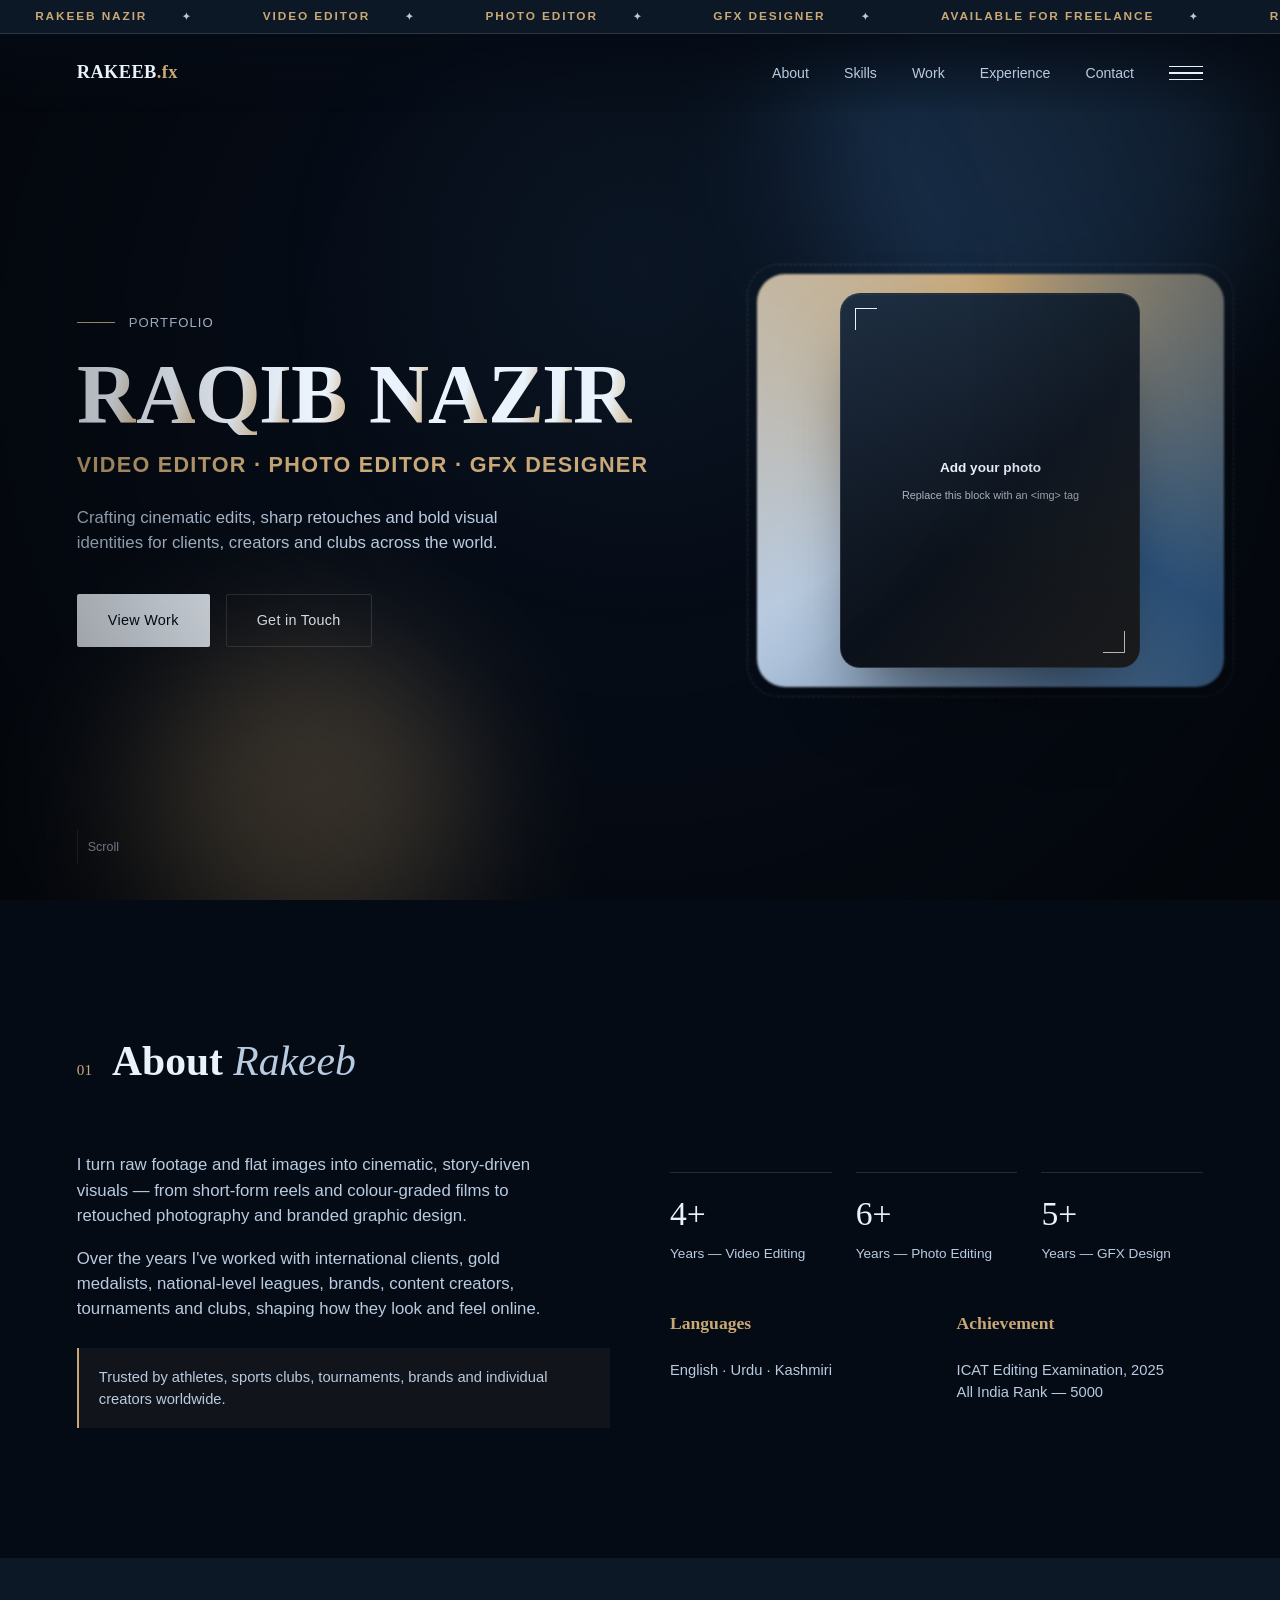
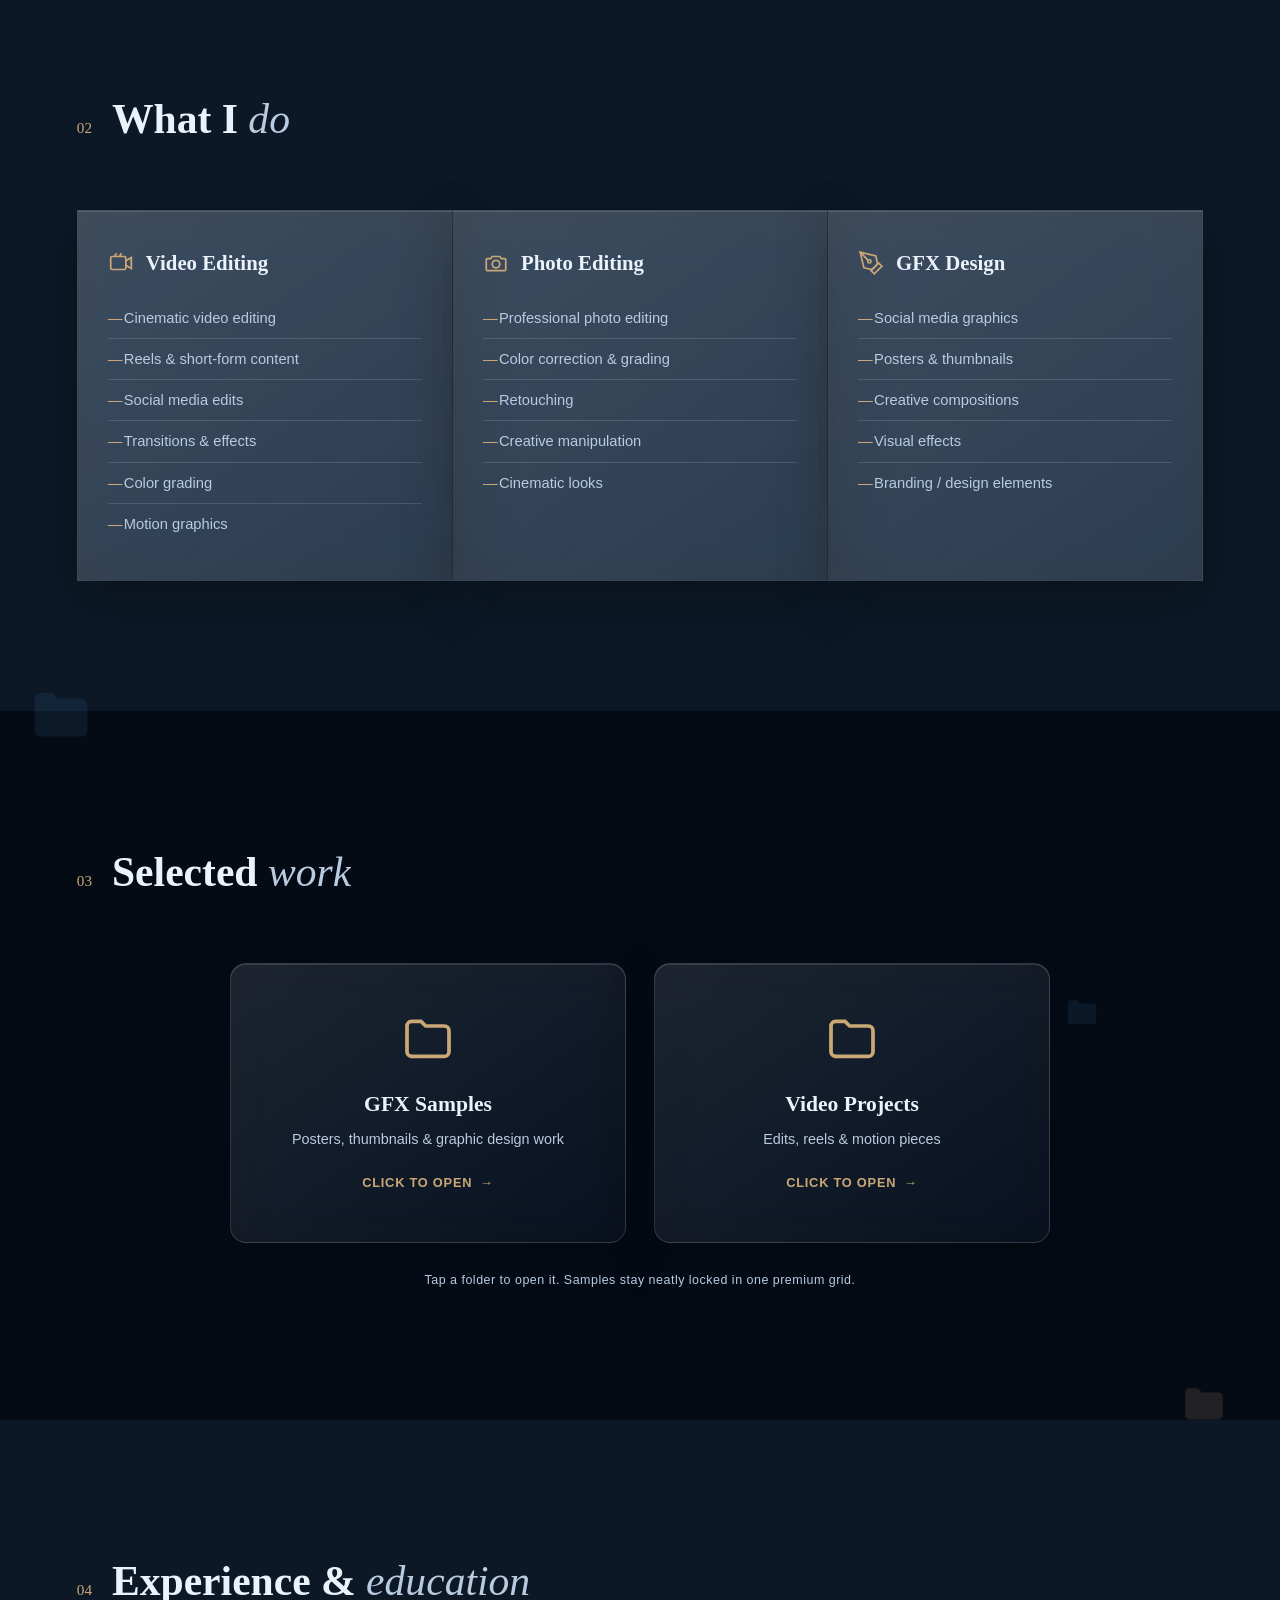
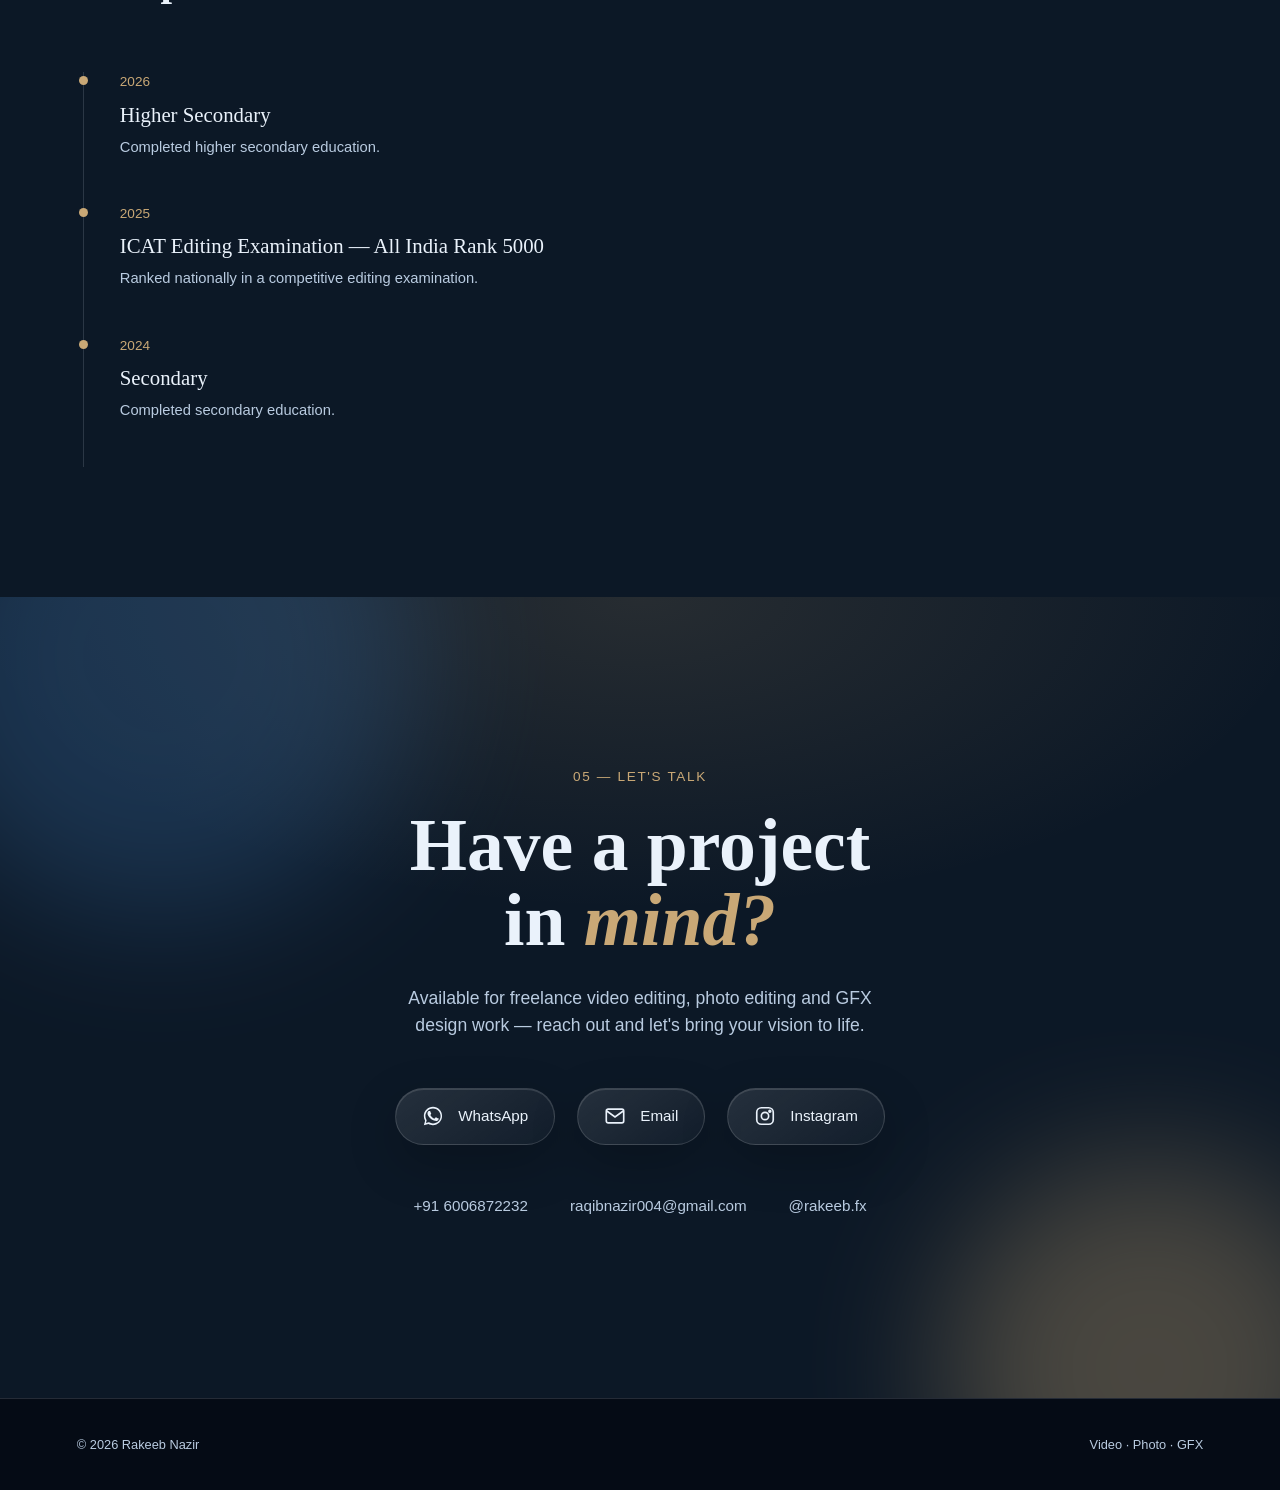
<file: rakeeb-fx-portfolio-final-spiders-glowing-offscreen.html>
<!DOCTYPE html>
<html lang="en">
<head>
<meta charset="UTF-8">
<meta name="viewport" content="width=device-width, initial-scale=1.0">
<title>Rakeeb Nazir — Video Editor · Photo Editor · GFX Designer</title>
<style>
  :root{
    --prussian:#0B2545;
    --sailor:#3A6EA5;
    --alice:#EAF2FB;
    --alice-dim:#B9CBE0;
    --gold:#C9A876;
    --gold-dim:#8f7a53;
    --ink:#050B15;
    --ink-2:#0C1826;
    --line:rgba(234,242,251,0.14);
    --serif:'Fraunces', Georgia, serif;
    --sans:'Inter', -apple-system, sans-serif;
  }
  @font-face{font-family:'Fraunces';src:local('Georgia');}
  *{box-sizing:border-box; margin:0; padding:0;}
  html{scroll-behavior:smooth;}
  body{
    background:var(--ink);
    color:var(--alice);
    font-family:var(--sans);
    overflow-x:hidden;
    line-height:1.5;
  }
  ::selection{background:var(--gold); color:var(--ink);}

  .grain{
    position:fixed; inset:0; pointer-events:none; z-index:40;
    background-image:url("data:image/svg+xml,%3Csvg xmlns='http://www.w3.org/2000/svg' width='120' height='120'%3E%3Cfilter id='n'%3E%3CfeTurbulence type='fractalNoise' baseFrequency='0.9' numOctaves='2' stitchTiles='stitch'/%3E%3C/filter%3E%3Crect width='100%25' height='100%25' filter='url(%23n)' opacity='0.035'/%3E%3C/svg%3E");
    mix-blend-mode:overlay;
  }
  .vignette{
    position:fixed; inset:0; pointer-events:none; z-index:39;
    background:radial-gradient(circle at 50% 40%, transparent 40%, rgba(0,0,0,0.55) 100%);
  }
  .spotlight{
    position:fixed; inset:0; pointer-events:none; z-index:2;
    background:radial-gradient(600px circle at var(--mx,50%) var(--my,30%), rgba(58,110,165,0.10), transparent 60%);
    transition:background .1s;
  }
  .progress{position:fixed; top:0; left:0; height:2px; background:linear-gradient(90deg,var(--sailor),var(--gold)); width:0%; z-index:60; transition:width .1s;}

  .marquee-bar{
    position:fixed; top:0; left:0; right:0; height:34px; z-index:55;
    background:var(--ink-2); border-bottom:1px solid var(--line);
    display:flex; align-items:center; overflow:hidden;
    opacity:0; animation:rise .8s .5s forwards;
  }
  .marquee-track{display:flex; white-space:nowrap; animation:marqueeScroll 24s linear infinite;}
  .marquee-track span{
    padding:0 2.2rem; font-size:0.74rem; letter-spacing:0.16em; text-transform:uppercase;
    color:var(--gold); font-weight:600; flex-shrink:0;
  }
  .marquee-track span::after{content:'✦'; margin-left:2.2rem; color:var(--alice-dim); font-size:0.6rem;}
  @keyframes marqueeScroll{from{transform:translateX(0);} to{transform:translateX(-50%);}}

  /* intro curtain */
  .curtain{position:fixed; inset:0; z-index:80; display:flex; pointer-events:none;}
  .curtain div{flex:1; background:var(--ink);}
  .curtain div:first-child{animation:curtainL .9s .1s cubic-bezier(.77,0,.18,1) forwards;}
  .curtain div:last-child{animation:curtainR .9s .1s cubic-bezier(.77,0,.18,1) forwards;}
  @keyframes curtainL{to{transform:translateX(-100%);}}
  @keyframes curtainR{to{transform:translateX(100%);}}

  nav{
    position:fixed; top:34px; left:0; right:0; z-index:50;
    display:flex; justify-content:space-between; align-items:center;
    padding:22px 6vw;
    backdrop-filter:blur(10px);
    background:linear-gradient(to bottom, rgba(5,11,21,0.85), transparent);
    opacity:0; animation:rise .8s .9s forwards;
  }
  .logo{font-family:var(--serif); font-size:1.15rem; letter-spacing:0.02em; font-weight:600; color:var(--alice);}
  .logo span{color:var(--gold);}
  .nav-right{display:flex; align-items:center; gap:2.2rem;}
  nav ul{list-style:none; display:flex; gap:2.2rem;}
  nav a{color:var(--alice-dim); text-decoration:none; font-size:0.88rem; position:relative; padding-bottom:4px;}
  nav a::after{content:''; position:absolute; left:0; bottom:0; width:0%; height:1px; background:var(--gold); transition:width .35s ease;}
  nav a:hover{color:var(--alice);}
  nav a:hover::after{width:100%;}

  .menu-toggle{
    display:flex; flex-direction:column; justify-content:center; gap:5px;
    width:34px; height:34px; background:none; border:none; cursor:pointer;
    position:relative; z-index:56; padding:0;
  }
  .menu-toggle span{display:block; width:100%; height:1.5px; background:var(--alice); transition:transform .35s ease, opacity .35s ease;}
  .menu-toggle.active span:nth-child(1){transform:translateY(6.5px) rotate(45deg);}
  .menu-toggle.active span:nth-child(2){opacity:0;}
  .menu-toggle.active span:nth-child(3){transform:translateY(-6.5px) rotate(-45deg);}

  .mega-menu{
    position:fixed; top:78px; right:6vw; z-index:56; min-width:200px;
    background:var(--ink-2); border:1px solid var(--line); border-radius:14px; padding:10px;
    display:flex; flex-direction:column;
    opacity:0; transform:translateY(-12px) scale(.95); pointer-events:none;
    transition:opacity .3s ease, transform .3s ease;
    box-shadow:0 30px 60px -20px rgba(0,0,0,.65);
  }
  .mega-menu.open{opacity:1; transform:translateY(0) scale(1); pointer-events:auto;}
  .mega-menu a{
    padding:13px 16px; color:var(--alice-dim); text-decoration:none; font-size:0.9rem;
    border-radius:9px; transition:background .25s ease, color .25s ease, padding-left .25s ease;
  }
  .mega-menu a:hover{background:rgba(201,168,118,0.1); color:var(--alice); padding-left:20px;}

  .blob{position:absolute; border-radius:50%; filter:blur(70px); opacity:0.32; pointer-events:none; z-index:0;}
  @keyframes float1{0%,100%{transform:translate(0,0) scale(1);} 50%{transform:translate(30px,-40px) scale(1.1);}}
  @keyframes float2{0%,100%{transform:translate(0,0) scale(1);} 50%{transform:translate(-40px,30px) scale(1.15);}}
  @keyframes float3{0%,100%{transform:translate(0,0);} 50%{transform:translate(20px,20px);}}

  .hero{
    position:relative; min-height:100vh; display:flex; align-items:center;
    padding:0 6vw; background:var(--ink); overflow:hidden;
  }
  .hero .blob-a{width:480px; height:480px; background:var(--sailor); top:-100px; right:0; animation:float1 12s ease-in-out infinite;}
  .hero .blob-b{width:340px; height:340px; background:var(--gold); bottom:-80px; left:10%; animation:float2 14s ease-in-out infinite;}

  .hero-grid{
    position:relative; z-index:2;
    display:grid; grid-template-columns:1.2fr 0.8fr; gap:5vw; align-items:center; width:100%;
    padding-top:60px;
  }
  .eyebrow-row{display:flex; align-items:center; gap:14px; margin-bottom:22px; opacity:0; animation:rise .9s 1.1s forwards;}
  .eyebrow-line{width:38px; height:1px; background:var(--gold);}
  .eyebrow-row span{font-size:0.82rem; color:var(--alice-dim); letter-spacing:0.08em; text-transform:uppercase;}

  .hero-name{
    font-family:var(--serif); font-weight:700;
    font-size:clamp(2.6rem, 6.6vw, 5.8rem); line-height:0.95; letter-spacing:-0.02em;
    display:flex; flex-wrap:wrap; overflow:hidden;
  }
  .hero-name .letter{
    display:inline-block;
    background:linear-gradient(100deg, var(--alice) 30%, var(--gold) 55%, var(--alice) 80%);
    background-size:220% auto; -webkit-background-clip:text; background-clip:text; color:transparent;
    opacity:0; transform:translateY(110%) rotate(8deg);
    animation:letterIn .9s cubic-bezier(.2,.8,.2,1) forwards, shine 7s linear infinite 2.6s;
  }
  .hero-name .letter-space{width:0.28em; animation:none !important; opacity:1;}
  @keyframes letterIn{to{opacity:1; transform:translateY(0) rotate(0deg);}}
  @keyframes shine{to{background-position:-220% center;}}

  .hero-role{
    font-family:var(--sans); font-size:clamp(1rem,2vw,1.35rem); letter-spacing:0.06em; text-transform:uppercase;
    color:var(--gold); margin-top:14px; font-weight:600;
    opacity:0; animation:rise 1s 1.6s forwards;
  }
  .hero-sub{
    max-width:480px; margin-top:24px; color:var(--alice-dim); font-size:1.05rem;
    opacity:0; animation:rise 1s 1.75s forwards;
  }
  .hero-cta{margin-top:38px; display:flex; gap:16px; flex-wrap:wrap; opacity:0; animation:rise 1s 1.9s forwards;}
  .btn{
    position:relative; overflow:hidden;
    padding:15px 30px; border-radius:2px; font-size:0.9rem; text-decoration:none;
    transition:transform .3s, box-shadow .3s; letter-spacing:0.02em; border:1px solid transparent;
    display:inline-block;
  }
  .btn-solid{background:var(--alice); color:var(--ink);}
  .btn-solid:hover{transform:translateY(-3px); box-shadow:0 14px 30px -8px rgba(201,168,118,0.5);}
  .btn-ghost{border-color:var(--line); color:var(--alice);}
  .btn-ghost:hover{transform:translateY(-3px); border-color:var(--gold); background:rgba(201,168,118,0.1);}
  .btn::before{content:''; position:absolute; top:0; left:-120%; width:60%; height:100%; background:linear-gradient(120deg, transparent, rgba(255,255,255,0.35), transparent); transform:skewX(-20deg);}
  .btn:hover::before{animation:sweep .8s ease;}
  @keyframes sweep{to{left:140%;}}

  /* portrait assembling from fragments */
  .portrait-wrap{
    position:relative; display:flex; align-items:center; justify-content:center;
    opacity:0; animation:portraitIn 1.1s 1.3s cubic-bezier(.2,.7,.2,1) forwards, bob 5s ease-in-out infinite 3s;
  }
  @keyframes portraitIn{0%{opacity:0; transform:scale(.4) rotate(-25deg); filter:blur(14px);} 100%{opacity:1; transform:scale(1) rotate(0deg); filter:blur(0);}}
  @keyframes bob{0%,100%{transform:translateY(0);} 50%{transform:translateY(-14px);}}
  .shard{position:absolute; border-radius:50%; z-index:1; opacity:0;}
  .shard1{width:60px; height:60px; background:var(--sailor); top:-40px; left:-60px; animation:shard1move 1.1s 1.15s cubic-bezier(.2,.8,.2,1) forwards;}
  .shard2{width:40px; height:40px; background:var(--gold); bottom:-20px; right:-50px; animation:shard2move 1.1s 1.25s cubic-bezier(.2,.8,.2,1) forwards;}
  .shard3{width:26px; height:26px; background:var(--alice); top:50%; right:-70px; animation:shard3move 1.1s 1.35s cubic-bezier(.2,.8,.2,1) forwards;}
  @keyframes shard1move{0%{opacity:.9; transform:translate(-120px,-140px) rotate(-60deg) scale(1.6);} 100%{opacity:0; transform:translate(0,0) rotate(0) scale(.3);}}
  @keyframes shard2move{0%{opacity:.9; transform:translate(140px,120px) rotate(80deg) scale(1.6);} 100%{opacity:0; transform:translate(0,0) rotate(0) scale(.3);}}
  @keyframes shard3move{0%{opacity:.9; transform:translate(150px,-40px) rotate(40deg) scale(1.4);} 100%{opacity:0; transform:translate(0,0) rotate(0) scale(.3);}}

  .ring{
    position:absolute; width:110%; height:110%; border-radius:28px;
    background:conic-gradient(from 0deg, var(--gold), var(--sailor), var(--alice-dim), var(--gold));
    animation:spin 8s linear infinite;
    filter:blur(1px);
  }
  .ring::after{content:''; position:absolute; inset:-10px; border-radius:32px; border:1px dashed rgba(234,242,251,0.2);}
  @keyframes spin{to{transform:rotate(360deg);}}
  .portrait{
    position:relative; width:min(300px,68vw); aspect-ratio:4/5; border-radius:20px;
    background:
      linear-gradient(160deg, rgba(234,242,251,0.06), rgba(234,242,251,0.01)),
      linear-gradient(200deg, var(--ink-2), var(--ink) 70%);
    border:1px solid rgba(234,242,251,0.12);
    backdrop-filter:blur(6px);
    display:flex; align-items:center; justify-content:center;
    overflow:hidden; z-index:2;
    box-shadow:0 40px 70px -25px rgba(0,0,0,0.6), inset 0 1px 0 rgba(255,255,255,0.05);
    transition:transform .4s ease;
    animation:breathe 4s ease-in-out infinite, glowPulse 3s ease-in-out infinite;
  }
  @keyframes breathe{0%,100%{transform:scale(1);} 50%{transform:scale(1.02);}}
  @keyframes glowPulse{0%,100%{box-shadow:0 40px 70px -25px rgba(0,0,0,0.6), 0 0 0px rgba(201,168,118,0);} 50%{box-shadow:0 40px 70px -25px rgba(0,0,0,0.6), 0 0 35px rgba(201,168,118,0.35);}}
  .portrait::before{
    content:''; position:absolute; inset:0;
    background:linear-gradient(135deg, rgba(58,110,165,0.16), transparent 55%, rgba(201,168,118,0.14));
    pointer-events:none;
  }
  .frame-corner{position:absolute; width:22px; height:22px; z-index:3; border-color:var(--gold);}
  .fc-tl{top:14px; left:14px; border-top:1.5px solid; border-left:1.5px solid;}
  .fc-br{bottom:14px; right:14px; border-bottom:1.5px solid; border-right:1.5px solid;}
  .portrait-wrap:hover .portrait{transform:translateY(-6px);}
  .portrait-wrap:hover .ring{animation-duration:2.5s;}
  .portrait img{width:100%; height:100%; object-fit:cover; display:block; transition:transform .5s ease;}
  .portrait-wrap:hover .portrait img{transform:scale(1.06);}
  .portrait-label{color:var(--alice); font-size:0.85rem; text-align:center; z-index:2; padding:16px; font-weight:600;}
  .portrait-label small{display:block; margin-top:8px; font-size:0.68rem; opacity:0.7; font-weight:400;}

  @keyframes rise{from{opacity:0; transform:translateY(26px);} to{opacity:1; transform:translateY(0);}}

  .scroll-cue{
    position:absolute; bottom:36px; left:6vw; display:flex; align-items:center; gap:10px; z-index:2;
    color:var(--alice-dim); font-size:0.78rem; opacity:0; animation:rise 1s 2.2s forwards;
  }
  .scroll-cue .bar{width:1px; height:34px; background:var(--line); position:relative; overflow:hidden;}
  .scroll-cue .bar::after{content:''; position:absolute; top:-100%; left:0; width:100%; height:100%; background:var(--gold); animation:scrollbar 1.8s infinite;}
  @keyframes scrollbar{50%{top:0;} 100%{top:100%;}}

  section{padding:130px 6vw; position:relative; scroll-margin-top:90px;}
  .section-head{display:flex; align-items:baseline; gap:20px; margin-bottom:60px;}
  .section-num{font-family:var(--serif); font-size:0.95rem; color:var(--gold);}
  .title-mask{overflow:hidden; display:inline-block; position:relative;}
  .section-title{font-family:var(--serif); font-size:clamp(1.8rem,3.4vw,2.6rem); font-weight:600; color:var(--alice); position:relative; display:inline-block; transform:translateY(100%); transition:transform .9s cubic-bezier(.2,.8,.2,1);}
  .section-head.in .section-title{transform:translateY(0);}
  .section-title em{font-style:italic; color:var(--alice-dim); font-weight:400;}
  .curtain-wipe{position:absolute; inset:0; background:var(--gold); transform:scaleX(0); transform-origin:left; z-index:3;}
  .section-head.in .curtain-wipe{animation:wipe 1s cubic-bezier(.6,0,.2,1) forwards;}
  @keyframes wipe{0%{transform:scaleX(0); transform-origin:left;} 45%{transform:scaleX(1); transform-origin:left;} 55%{transform-origin:right;} 100%{transform:scaleX(0); transform-origin:right;}}

  .reveal{opacity:0; transform:translateY(34px); transition:opacity .8s ease, transform .8s ease;}
  .reveal.in{opacity:1; transform:translateY(0);}
  .stagger > *{opacity:0; transform:translateY(24px) scale(.96); transition:opacity .6s ease, transform .6s ease;}
  .stagger.in > *{opacity:1; transform:translateY(0) scale(1);}
  .stagger.in > *:nth-child(1){transition-delay:.05s;}
  .stagger.in > *:nth-child(2){transition-delay:.15s;}
  .stagger.in > *:nth-child(3){transition-delay:.25s;}
  .stagger.in > *:nth-child(4){transition-delay:.35s;}
  .stagger.in > *:nth-child(5){transition-delay:.45s;}
  .stagger.in > *:nth-child(6){transition-delay:.55s;}

  .ratio-grid.stagger > *{opacity:0; transform:translateY(18px) scale(.98); transition:opacity .55s ease, transform .55s cubic-bezier(.2,.8,.2,1);}
  .ratio-grid.stagger.in > *{opacity:1; transform:translateY(0) scale(1);}
  .ratio-grid.stagger.in > *:nth-child(1){transition-delay:.04s;}
  .ratio-grid.stagger.in > *:nth-child(2){transition-delay:.10s;}
  .ratio-grid.stagger.in > *:nth-child(3){transition-delay:.16s;}
  .ratio-grid.stagger.in > *:nth-child(4){transition-delay:.22s;}

  .about-grid{display:grid; grid-template-columns:1fr 1fr; gap:60px;}
  .about-text p{color:var(--alice-dim); font-size:1.05rem; margin-bottom:18px; max-width:52ch;}
  .stat-row{display:grid; grid-template-columns:repeat(3,1fr); gap:24px; margin-top:20px;}
  .stat{border-top:1px solid var(--line); padding-top:16px; transition:border-color .3s;}
  .stat:hover{border-color:var(--gold);}
  .stat .num{font-family:var(--serif); font-size:2.1rem; color:var(--alice);}
  .stat .lbl{color:var(--alice-dim); font-size:0.85rem; margin-top:4px;}
  .clients-note{margin-top:26px; padding:18px 20px; border-left:2px solid var(--gold); background:rgba(201,168,118,0.06); color:var(--alice-dim); font-size:0.92rem; transition:background .3s;}
  .clients-note:hover{background:rgba(201,168,118,0.13);}

  .skill-cols{display:grid; grid-template-columns:repeat(3,1fr); gap:1px; background:var(--line); border:1px solid var(--line);}
  .skill-col{background:var(--ink); padding:36px 30px; transition:background .35s, transform .35s;}
  .skill-col:hover{background:var(--ink-2); transform:translateY(-6px);}
  .skill-col h3{font-family:var(--serif); font-size:1.3rem; margin-bottom:20px; color:var(--alice); display:flex; align-items:center; gap:12px;}
  .skill-col h3 svg{width:26px; height:26px; color:var(--gold); flex-shrink:0;}
  .skill-col ul{list-style:none;}
  .skill-col li{color:var(--alice-dim); font-size:0.92rem; padding:9px 0; border-top:1px solid var(--line); position:relative; padding-left:16px; transition:color .25s, padding-left .25s;}
  .skill-col li:first-child{border-top:none;}
  .skill-col li::before{content:'—'; position:absolute; left:0; color:var(--gold);}
  .skill-col li:hover{color:var(--alice); padding-left:22px;}

  /* folder cards — click to open a section's projects */
  .folder-grid{
    display:grid; grid-template-columns:repeat(2,1fr); gap:28px; max-width:820px; margin:0 auto;
    position:relative;
  }
  .folder-card{
    position:relative; overflow:hidden; cursor:pointer; text-align:center;
    padding:48px 30px; border:1px solid var(--line); border-radius:16px;
    background:linear-gradient(160deg, rgba(234,242,251,0.05), rgba(234,242,251,0.01));
    transition:transform .4s ease, border-color .35s ease, box-shadow .4s ease;
  }
  .folder-card:hover{transform:translateY(-8px); border-color:var(--gold); box-shadow:0 30px 60px -22px rgba(201,168,118,0.4);}
  .folder-card.open{border-color:var(--gold); background:rgba(201,168,118,0.06);}
  .folder-icon{width:56px; height:56px; margin:0 auto 20px; color:var(--gold); animation:folderBob 4.5s ease-in-out infinite;}
  .folder-icon svg{width:100%; height:100%;}
  @keyframes folderBob{0%,100%{transform:translateY(0) rotate(0deg);} 50%{transform:translateY(-6px) rotate(-3deg);}}
  .folder-card h3{font-family:var(--serif); font-size:1.35rem; color:var(--alice); margin-bottom:8px;}
  .folder-card p{color:var(--alice-dim); font-size:0.9rem; margin-bottom:20px;}
  .folder-cta{
    display:inline-flex; align-items:center; gap:8px; font-size:0.8rem; letter-spacing:0.06em;
    text-transform:uppercase; color:var(--gold); font-weight:600;
  }
  .folder-cta .arrow{transition:transform .35s ease;}
  .folder-card.open .folder-cta .arrow{transform:rotate(90deg);}
  .folder-card:hover .folder-cta .arrow{transform:translateX(4px);}

  /* decorative ambient folders floating in the background of the work section */
  .folder-float{position:absolute; opacity:0.14; color:var(--sailor); pointer-events:none; z-index:0;}
  .folder-float svg{width:100%; height:100%;}
  .ff1{width:70px; height:70px; top:-30px; left:2%; animation:float1 11s ease-in-out infinite;}
  .ff2{width:50px; height:50px; bottom:-10px; right:4%; color:var(--gold); animation:float2 13s ease-in-out infinite;}
  .ff3{width:38px; height:38px; top:40%; right:14%; animation:float3 9s ease-in-out infinite;}

  .folder-panel{
    max-height:0; overflow:hidden; opacity:0; margin-top:0;
    transition:max-height .6s cubic-bezier(.2,.8,.2,1), opacity .5s ease, margin-top .5s ease;
  }
  .folder-panel.open{max-height:1600px; opacity:1; margin-top:48px;}
  .panel-head{display:flex; align-items:center; justify-content:space-between; margin-bottom:28px; max-width:900px; margin-left:auto; margin-right:auto;}
  .panel-head h4{font-family:var(--serif); font-size:1.4rem; color:var(--alice); font-weight:600;}
  .panel-close{
    background:none; border:1px solid var(--line); color:var(--alice-dim); border-radius:50px;
    padding:8px 18px; font-size:0.8rem; cursor:pointer; transition:border-color .3s, color .3s;
  }
  .panel-close:hover{border-color:var(--gold); color:var(--alice);}

  .ratio-grid{
    display:grid; grid-template-columns:repeat(4,minmax(0,1fr)); gap:22px; max-width:980px; margin:0 auto;
    align-items:start;
  }
  .ratio-card{width:100%; max-width:none;}
  #gfx-panel .ratio-card{aspect-ratio:3/4;}
  #video-panel .ratio-card{aspect-ratio:9/16;}

  .project-grid{
    display:grid; grid-template-columns:repeat(3,1fr); gap:24px; max-width:900px; margin:0 auto;
    perspective:1200px;
  }
  .project-card{
    max-width:220px; margin:0 auto; width:100%; border:1px solid rgba(255,255,255,.14); border-radius:20px;
    display:flex; flex-direction:column; align-items:center; justify-content:center; gap:10px;
    color:var(--alice-dim); font-size:0.85rem; position:relative; overflow:hidden;
    user-select:none; -webkit-user-select:none; touch-action:auto; transform:translateZ(0);
    background:linear-gradient(145deg,rgba(255,255,255,.12),rgba(255,255,255,.035) 48%,rgba(255,255,255,.015));
    backdrop-filter:blur(22px) saturate(145%); -webkit-backdrop-filter:blur(22px) saturate(145%);
    box-shadow:inset 0 1px 0 rgba(255,255,255,.18), 0 18px 45px rgba(0,0,0,.28);
    transition:border-color .35s, background .35s, box-shadow .35s, filter .35s, transform .35s cubic-bezier(.2,.8,.2,1);
  }
  .project-card::before{
    content:''; position:absolute; inset:-60%; pointer-events:none;
    background:conic-gradient(from 0deg, transparent 0 68%, rgba(201,168,118,.22) 74%, transparent 82%);
    animation:projectSweep 5s linear infinite;
  }
  .project-card::after{
    content:''; position:absolute; inset:0; pointer-events:none;
    background:linear-gradient(135deg, rgba(234,242,251,.08), transparent 42%, rgba(201,168,118,.08));
    opacity:0; transition:opacity .35s;
  }
  .project-card:hover{
    border-color:rgba(201,168,118,.62); background:linear-gradient(145deg,rgba(255,255,255,.16),rgba(201,168,118,.07));
    box-shadow:inset 0 1px 0 rgba(255,255,255,.22), 0 26px 55px rgba(0,0,0,.34), 0 0 30px rgba(201,168,118,.14);
    filter:saturate(1.08); transform:translateY(-6px) scale(1.015);
  }
  .project-card:active{transform:translateY(-3px) scale(1.005);}
  .project-card.dragging{ /* legacy class kept harmless for cached scripts */ }
  .project-card video, .project-card img{width:100%; height:100%; object-fit:cover; display:block;}
  .plus{font-size:1.8rem; color:var(--gold); font-family:var(--serif); transition:transform .35s, opacity .35s;}
  .project-card:hover .plus{transform:rotate(90deg) scale(1.15);}
  .project-card:hover::after{opacity:1;}
  @keyframes projectSweep{to{transform:rotate(360deg);}}
  @keyframes projectGlow{
    0%,100%{box-shadow:0 0 0 rgba(201,168,118,0);}
    50%{box-shadow:0 0 24px rgba(201,168,118,.16);}
  }
  .project-card.project-animated{animation:projectGlow 3.5s ease-in-out infinite;}
  .project-card.project-animated:nth-child(2){animation-delay:.35s;}
  .project-card.project-animated:nth-child(3){animation-delay:.7s;}
  .project-card.project-animated:nth-child(4){animation-delay:1.05s;}
  .project-card.project-animated:nth-child(5){animation-delay:1.4s;}
  .project-card.project-animated:nth-child(6){animation-delay:1.75s;}
  .drag-hint{
    text-align:center; margin:28px auto 0; color:var(--alice-dim); font-size:.78rem; opacity:.65;
    letter-spacing:.04em;
  }

  .timeline{border-left:1px solid var(--line); margin-left:6px;}
  .t-item{position:relative; padding:0 0 46px 36px;}
  .t-item::before{content:''; position:absolute; left:-5px; top:4px; width:9px; height:9px; border-radius:50%; background:var(--gold); box-shadow:0 0 0 0 rgba(201,168,118,0.6); animation:tpulse 2.4s infinite;}
  @keyframes tpulse{0%{box-shadow:0 0 0 0 rgba(201,168,118,0.5);} 70%{box-shadow:0 0 0 10px rgba(201,168,118,0);} 100%{box-shadow:0 0 0 0 rgba(201,168,118,0);}}
  .t-year{color:var(--gold); font-size:0.85rem; margin-bottom:6px;}
  .t-title{font-family:var(--serif); font-size:1.3rem; color:var(--alice); margin-bottom:6px;}
  .t-desc{color:var(--alice-dim); font-size:0.92rem; max-width:60ch;}

  .info-row{display:grid; grid-template-columns:repeat(3,1fr); gap:40px;}
  .info-block h4{font-family:var(--serif); font-size:1.1rem; margin-bottom:16px; color:var(--gold);}
  .info-block p, .info-block li{color:var(--alice-dim); font-size:0.92rem; list-style:none; padding:6px 0;}

  .contact-section{
    position:relative; padding:170px 6vw; overflow:hidden;
    background:radial-gradient(ellipse 80% 60% at 50% 0%, rgba(201,168,118,0.14), transparent 65%), var(--ink-2);
  }
  .contact-section .blob-c{width:520px; height:520px; background:var(--sailor); top:-200px; left:-100px; animation:float3 10s ease-in-out infinite;}
  .contact-section .blob-d{width:420px; height:420px; background:var(--gold); bottom:-180px; right:-80px; animation:float1 13s ease-in-out infinite;}
  .contact-wrap{position:relative; z-index:2; text-align:center; max-width:800px; margin:0 auto;}
  .contact-eyebrow{color:var(--gold); letter-spacing:0.12em; text-transform:uppercase; font-size:0.85rem; margin-bottom:20px; opacity:0;}
  .contact-title{font-family:var(--serif); font-size:clamp(2.6rem,7vw,4.6rem); line-height:1.03; margin-bottom:26px; opacity:0;}
  .contact-title em{color:var(--gold); font-style:italic;}
  .contact-desc{color:var(--alice-dim); font-size:1.1rem; max-width:52ch; margin:0 auto; opacity:0;}
  .contact-cta{margin-top:50px; opacity:0; display:flex; justify-content:center; gap:22px; flex-wrap:wrap;}
  .icon-btn{
    display:flex; align-items:center; gap:14px;
    padding:16px 26px; border-radius:50px; text-decoration:none;
    background:rgba(234,242,251,0.04); border:1px solid var(--line);
    color:var(--alice); font-size:0.95rem; font-weight:500;
    transition:transform .35s, border-color .35s, background .35s, box-shadow .35s;
    position:relative; overflow:hidden;
  }
  .icon-btn svg{width:22px; height:22px; flex-shrink:0; position:relative; z-index:2;}
  .icon-btn span{position:relative; z-index:2;}
  .icon-btn::before{content:''; position:absolute; inset:0; border-radius:50px; opacity:0; background:linear-gradient(100deg,var(--sailor),var(--gold)); transition:opacity .35s;}
  .icon-btn:hover{transform:translateY(-5px); border-color:transparent; box-shadow:0 18px 34px -14px rgba(201,168,118,0.5);}
  .icon-btn:hover::before{opacity:1;}
  .icon-btn.whatsapp{animation:btnpop 2.6s ease-in-out infinite;}
  @keyframes btnpop{0%,100%{box-shadow:0 0 0 0 rgba(201,168,118,0.35);} 50%{box-shadow:0 0 0 10px rgba(201,168,118,0);}}
  .contact-links{display:flex; justify-content:center; gap:34px; flex-wrap:wrap; margin-top:40px; opacity:0;}
  .contact-links a{color:var(--alice-dim); text-decoration:none; font-size:0.95rem; padding:10px 4px; position:relative;}
  .contact-links a::after{content:''; position:absolute; left:0; bottom:0; width:0%; height:1px; background:var(--gold); transition:width .35s ease;}
  .contact-links a:hover{color:var(--alice);}
  .contact-links a:hover::after{width:100%;}
  .contact-wrap .fade-in{animation:rise 1s forwards;}
  .contact-eyebrow.fade-in{animation-delay:.05s;}
  .contact-title.fade-in{animation-delay:.15s;}
  .contact-desc.fade-in{animation-delay:.3s;}
  .contact-cta.fade-in{animation-delay:.45s;}
  .contact-links.fade-in{animation-delay:.6s;}

  footer{padding:36px 6vw; border-top:1px solid var(--line); display:flex; justify-content:space-between; color:var(--alice-dim); font-size:0.8rem;}



  /* iOS-inspired glass surface + premium touch feedback */
  .folder-card, .skill-col, .icon-btn, .mega-menu{
    background:linear-gradient(145deg,rgba(255,255,255,.105),rgba(255,255,255,.028));
    border-color:rgba(255,255,255,.14);
    box-shadow:inset 0 1px 0 rgba(255,255,255,.13), 0 18px 50px rgba(0,0,0,.22);
    backdrop-filter:blur(24px) saturate(150%); -webkit-backdrop-filter:blur(24px) saturate(150%);
  }
  .panel-close{background:rgba(255,255,255,.055); backdrop-filter:blur(14px); -webkit-backdrop-filter:blur(14px);}
  .bird-layer{position:fixed; inset:0; z-index:70; pointer-events:none; overflow:hidden;}
  .crow{position:absolute; left:0; top:0; width:34px; height:24px; opacity:0; filter:drop-shadow(0 7px 10px rgba(0,0,0,.5)); animation:flyCrow var(--dur,1.9s) cubic-bezier(.2,.65,.25,1) forwards;}
  .crow svg{width:100%;height:100%;overflow:visible;}
  @keyframes flyCrow{
    0%{opacity:0; transform:translate3d(var(--sx),var(--sy),0) scale(.65) rotate(var(--rot));}
    10%{opacity:.92;}
    48%{opacity:1; transform:translate3d(calc(var(--sx) + var(--mx)),calc(var(--sy) + var(--my)),0) scale(1) rotate(var(--rot2));}
    90%{opacity:.85;}
    100%{opacity:0; transform:translate3d(calc(var(--sx) + var(--ex)),calc(var(--sy) + var(--ey)),0) scale(.72) rotate(var(--rot3));}
  }
  .tap-ripple{position:fixed; width:10px; height:10px; border-radius:50%; pointer-events:none; z-index:69; border:1px solid rgba(255,255,255,.7); background:rgba(255,255,255,.06); transform:translate(-50%,-50%) scale(0); animation:ripple .7s ease-out forwards;}
  @keyframes ripple{to{transform:translate(-50%,-50%) scale(9);opacity:0;}}

  @media(max-width:860px){
    .hero-grid, .about-grid{grid-template-columns:1fr;}
    .portrait-wrap{order:-1; margin:0 auto 20px;}
    .skill-cols, .project-grid, .info-row, .folder-grid{grid-template-columns:1fr;}
    nav ul{display:none;}
    nav{top:34px; padding:18px 6vw;}
    section{padding:90px 6vw;}
    .contact-section{padding:110px 6vw;}
    .ratio-grid{grid-template-columns:repeat(2,minmax(0,1fr)); gap:16px;}
    .ratio-card{width:100%; max-width:none;}
  }
  @media (prefers-reduced-motion: reduce){
    *{animation:none !important; transition:none !important;}
    .section-title{transform:none;}
  }

.click-spider{position:fixed;z-index:9998;pointer-events:none;transform:translate(-50%,-50%);font-size:24px;animation:spiderDrop 1.15s cubic-bezier(.2,.8,.2,1) var(--delay) both;}
.spider-body{display:block;filter:drop-shadow(0 5px 10px rgba(0,0,0,.3));}
.spider-web{position:absolute;left:50%;top:-55px;width:1px;height:55px;background:rgba(255,255,255,.65);transform-origin:bottom;}
@keyframes spiderDrop{
  0%{opacity:0;transform:translate(-50%,-50%) scale(.55) rotate(-8deg)}
  10%{opacity:1}
  70%{opacity:.98}
  100%{opacity:.94;transform:translate(var(--exit-x),var(--exit-y)) scale(.72) rotate(var(--rot))}
}

</style>

<style id="spider-click-effect">
.spider-click-layer{
  position:fixed;
  inset:0;
  z-index:2147483647;
  pointer-events:none;
  overflow:hidden;
}
.click-spider{
  position:absolute;
  width:42px;
  height:54px;
  transform:translate(-50%,-10%) scale(.35);
  opacity:0;
  animation:spiderDrop 2.15s cubic-bezier(.18,.72,.2,1) forwards;
  filter:drop-shadow(0 5px 8px rgba(0,0,0,.35));
}
.click-spider svg{
  width:100%;
  height:100%;
  display:block;
}
@keyframes spiderDrop{
  0%{opacity:0;transform:translate(-50%,-10%) scale(.35) rotate(-8deg)}
  12%{opacity:1}
  55%{opacity:1;transform:translate(calc(-50% + var(--dx)),calc(-10% + var(--drop))) scale(1) rotate(var(--rot))}
  82%{opacity:1;transform:translate(calc(-50% + var(--dx2)),calc(-10% + var(--drop2))) scale(.92) rotate(calc(var(--rot) * -1))}
  100%{opacity:0;transform:translate(calc(-50% + var(--dx3)),calc(-10% + var(--drop3))) scale(.65) rotate(var(--rot))}
}
</style>

</head>
<body>

<div class="curtain"><div></div><div></div></div>
<div class="progress" id="progress"></div>
<div class="grain"></div>
<div class="vignette"></div>
<div class="spotlight" id="spotlight"></div>
<div class="marquee-bar">
  <div class="marquee-track">
    <span>Rakeeb Nazir</span><span>Video Editor</span><span>Photo Editor</span><span>GFX Designer</span><span>Available for Freelance</span>
    <span>Rakeeb Nazir</span><span>Video Editor</span><span>Photo Editor</span><span>GFX Designer</span><span>Available for Freelance</span>
  </div>
</div>

<nav>
  <div class="logo">RAKEEB<span>.fx</span></div>
  <div class="nav-right">
    <ul>
      <li><a href="#about">About</a></li>
      <li><a href="#skills">Skills</a></li>
      <li><a href="#work">Work</a></li>
      <li><a href="#experience">Experience</a></li>
      <li><a href="#contact">Contact</a></li>
    </ul>
    <button type="button" class="menu-toggle" id="menuToggle" aria-label="Open menu" aria-expanded="false">
      <span></span><span></span><span></span>
    </button>
  </div>
</nav>

<div class="mega-menu" id="megaMenu">
  <a href="#about">About Me</a>
  <a href="#contact">Contact</a>
  <a href="#gfxFolder" data-open="gfx-panel">GFX Projects</a>
  <a href="#videoFolder" data-open="video-panel">Video Projects</a>
</div>

<section class="hero">
  <div class="blob blob-a" data-depth="30"></div>
  <div class="blob blob-b" data-depth="18"></div>
  <div class="hero-grid">
    <div>
      <div class="eyebrow-row"><div class="eyebrow-line"></div><span>Portfolio</span></div>
      <h1 class="hero-name" id="heroName"></h1>
      <div class="hero-role">Video Editor · Photo Editor · GFX Designer</div>
      <p class="hero-sub">Crafting cinematic edits, sharp retouches and bold visual identities for clients, creators and clubs across the world.</p>
      <div class="hero-cta">
        <a href="#work" class="btn btn-solid">View Work</a>
        <a href="#contact" class="btn btn-ghost">Get in Touch</a>
      </div>
    </div>
    <div class="portrait-wrap">
      <span class="shard shard1"></span>
      <span class="shard shard2"></span>
      <span class="shard shard3"></span>
      <div class="ring"></div>
      <div class="portrait">
        <div class="frame-corner fc-tl"></div>
        <div class="frame-corner fc-br"></div>
        <div class="portrait-label">Add your photo<br><small>Replace this block with an &lt;img&gt; tag</small></div>
      </div>
    </div>
  </div>
  <div class="scroll-cue"><div class="bar"></div><span>Scroll</span></div>
</section>

<section id="about">
  <div class="section-head reveal"><span class="section-num">01</span><div class="title-mask"><h2 class="section-title">About <em>Rakeeb</em></h2><div class="curtain-wipe"></div></div></div>
  <div class="about-grid">
    <div class="about-text reveal">
      <p>I turn raw footage and flat images into cinematic, story-driven visuals — from short-form reels and colour-graded films to retouched photography and branded graphic design.</p>
      <p>Over the years I've worked with international clients, gold medalists, national-level leagues, brands, content creators, tournaments and clubs, shaping how they look and feel online.</p>
      <div class="clients-note">Trusted by athletes, sports clubs, tournaments, brands and individual creators worldwide.</div>
    </div>
    <div class="reveal">
      <div class="stat-row">
        <div class="stat"><div class="num">4+</div><div class="lbl">Years — Video Editing</div></div>
        <div class="stat"><div class="num">6+</div><div class="lbl">Years — Photo Editing</div></div>
        <div class="stat"><div class="num">5+</div><div class="lbl">Years — GFX Design</div></div>
      </div>
      <div class="info-row" style="margin-top:46px; grid-template-columns:1fr 1fr;">
        <div class="info-block">
          <h4>Languages</h4>
          <p>English · Urdu · Kashmiri</p>
        </div>
        <div class="info-block">
          <h4>Achievement</h4>
          <p>ICAT Editing Examination, 2025<br>All India Rank — 5000</p>
        </div>
      </div>
    </div>
  </div>
</section>

<section id="skills" style="background:var(--ink-2);">
  <div class="section-head reveal"><span class="section-num">02</span><div class="title-mask"><h2 class="section-title">What I <em>do</em></h2><div class="curtain-wipe"></div></div></div>
  <div class="skill-cols stagger">
    <div class="skill-col">
      <h3><svg viewBox="0 0 24 24" fill="none" stroke="currentColor" stroke-width="1.6"><rect x="2.5" y="6" width="14" height="12" rx="1.5"/><path d="M16.5 10l5-3v10l-5-3"/><path d="M6 6l2-3M10.5 6l2-3"/></svg>Video Editing</h3>
      <ul>
        <li>Cinematic video editing</li>
        <li>Reels & short-form content</li>
        <li>Social media edits</li>
        <li>Transitions & effects</li>
        <li>Color grading</li>
        <li>Motion graphics</li>
      </ul>
    </div>
    <div class="skill-col">
      <h3><svg viewBox="0 0 24 24" fill="none" stroke="currentColor" stroke-width="1.6"><path d="M4 8h3l1.5-2h7L17 8h3a1 1 0 011 1v9a1 1 0 01-1 1H4a1 1 0 01-1-1V9a1 1 0 011-1z"/><circle cx="12" cy="13" r="3.5"/></svg>Photo Editing</h3>
      <ul>
        <li>Professional photo editing</li>
        <li>Color correction & grading</li>
        <li>Retouching</li>
        <li>Creative manipulation</li>
        <li>Cinematic looks</li>
      </ul>
    </div>
    <div class="skill-col">
      <h3><svg viewBox="0 0 24 24" fill="none" stroke="currentColor" stroke-width="1.6"><path d="M12 19l7-7 3 3-7 7-3-3z"/><path d="M18 13l-1.5-7.5L2 2l3.5 14.5L13 18l5-5z"/><path d="M2 2l7.5 7.5"/><circle cx="10.5" cy="10.5" r="1.5"/></svg>GFX Design</h3>
      <ul>
        <li>Social media graphics</li>
        <li>Posters & thumbnails</li>
        <li>Creative compositions</li>
        <li>Visual effects</li>
        <li>Branding / design elements</li>
      </ul>
    </div>
  </div>
</section>

<section id="work">
  <div class="section-head reveal"><span class="section-num">03</span><div class="title-mask"><h2 class="section-title">Selected <em>work</em></h2><div class="curtain-wipe"></div></div></div>

  <div class="folder-float ff1" aria-hidden="true"><svg viewBox="0 0 24 24" fill="currentColor"><path d="M3 6a2 2 0 012-2h4l2 2h8a2 2 0 012 2v9a2 2 0 01-2 2H5a2 2 0 01-2-2V6z"/></svg></div>
  <div class="folder-float ff2" aria-hidden="true"><svg viewBox="0 0 24 24" fill="currentColor"><path d="M3 6a2 2 0 012-2h4l2 2h8a2 2 0 012 2v9a2 2 0 01-2 2H5a2 2 0 01-2-2V6z"/></svg></div>
  <div class="folder-float ff3" aria-hidden="true"><svg viewBox="0 0 24 24" fill="currentColor"><path d="M3 6a2 2 0 012-2h4l2 2h8a2 2 0 012 2v9a2 2 0 01-2 2H5a2 2 0 01-2-2V6z"/></svg></div>

  <div class="folder-grid stagger">
    <div class="folder-card" id="gfxFolder" data-target="gfx-panel">
      <div class="folder-icon"><svg viewBox="0 0 24 24" fill="none" stroke="currentColor" stroke-width="1.6"><path d="M3 6a2 2 0 012-2h4l2 2h8a2 2 0 012 2v9a2 2 0 01-2 2H5a2 2 0 01-2-2V6z"/></svg></div>
      <h3>GFX Samples</h3>
      <p>Posters, thumbnails & graphic design work</p>
      <span class="folder-cta"><span class="label">Click to open</span> <span class="arrow">→</span></span>
    </div>
    <div class="folder-card" id="videoFolder" data-target="video-panel">
      <div class="folder-icon"><svg viewBox="0 0 24 24" fill="none" stroke="currentColor" stroke-width="1.6"><path d="M3 6a2 2 0 012-2h4l2 2h8a2 2 0 012 2v9a2 2 0 01-2 2H5a2 2 0 01-2-2V6z"/></svg></div>
      <h3>Video Projects</h3>
      <p>Edits, reels & motion pieces</p>
      <span class="folder-cta"><span class="label">Click to open</span> <span class="arrow">→</span></span>
    </div>
  </div>

  <!-- GFX samples: all cards are locked to 3:4. Keep all GFX files together in this folder. -->
  <div class="folder-panel" id="gfx-panel">
    <div class="panel-head">
      <h4>GFX Samples</h4>
      <button type="button" class="panel-close" data-close="gfx-panel">Close ✕</button>
    </div>
    <div class="ratio-grid stagger">
      <div class="project-card ratio-card"><div class="plus">+</div>GFX Sample 01</div>
      <div class="project-card ratio-card"><div class="plus">+</div>GFX Sample 02</div>
      <div class="project-card ratio-card"><div class="plus">+</div>GFX Sample 03</div>
      <div class="project-card ratio-card"><div class="plus">+</div>GFX Sample 04</div>
    </div>
  </div>

  <div class="folder-panel" id="video-panel">
    <div class="panel-head">
      <h4>Video Projects</h4>
      <button type="button" class="panel-close" data-close="video-panel">Close ✕</button>
    </div>
    <div class="ratio-grid stagger">
      <div class="project-card ratio-card"><div class="plus">+</div>Video Sample 01</div>
      <div class="project-card ratio-card"><div class="plus">+</div>Video Sample 02</div>
      <div class="project-card ratio-card"><div class="plus">+</div>Video Sample 03</div>
      <div class="project-card ratio-card"><div class="plus">+</div>Video Sample 04</div>
    </div>
  </div>

  <div class="drag-hint reveal">Tap a folder to open it. Samples stay neatly locked in one premium grid.</div>
</section>

<section id="experience" style="background:var(--ink-2);">
  <div class="section-head reveal"><span class="section-num">04</span><div class="title-mask"><h2 class="section-title">Experience & <em>education</em></h2><div class="curtain-wipe"></div></div></div>
  <div class="timeline reveal">
    <div class="t-item">
      <div class="t-year">2026</div>
      <div class="t-title">Higher Secondary</div>
      <div class="t-desc">Completed higher secondary education.</div>
    </div>
    <div class="t-item">
      <div class="t-year">2025</div>
      <div class="t-title">ICAT Editing Examination — All India Rank 5000</div>
      <div class="t-desc">Ranked nationally in a competitive editing examination.</div>
    </div>
    <div class="t-item">
      <div class="t-year">2024</div>
      <div class="t-title">Secondary</div>
      <div class="t-desc">Completed secondary education.</div>
    </div>
  </div>
</section>

<section id="contact" class="contact-section">
  <div class="blob blob-c"></div>
  <div class="blob blob-d"></div>
  <div class="contact-wrap">
    <div class="contact-eyebrow">05 — Let's talk</div>
    <h2 class="contact-title">Have a project<br>in <em>mind?</em></h2>
    <p class="contact-desc">Available for freelance video editing, photo editing and GFX design work — reach out and let's bring your vision to life.</p>
    <div class="contact-cta">
      <a href="https://wa.me/916006872232" target="_blank" class="icon-btn whatsapp">
        <svg viewBox="0 0 24 24" fill="currentColor"><path d="M17.5 14.4c-.3-.1-1.7-.9-2-.9-.3-.1-.5-.1-.7.1-.2.3-.8.9-.9 1.1-.2.2-.3.2-.6.1-.3-.1-1.3-.5-2.4-1.5-.9-.8-1.5-1.8-1.7-2.1-.2-.3 0-.5.1-.6.1-.1.3-.3.4-.5.1-.1.2-.3.3-.4.1-.2 0-.4 0-.5 0-.1-.7-1.6-.9-2.2-.2-.5-.5-.5-.7-.5h-.6c-.2 0-.5.1-.8.4-.3.3-1 1-1 2.4s1.1 2.8 1.2 3c.1.2 2.1 3.2 5.1 4.4.7.3 1.3.5 1.7.6.7.2 1.4.2 1.9.1.6-.1 1.7-.7 2-1.4.2-.7.2-1.2.2-1.4-.1-.1-.3-.2-.6-.3z"/><path d="M12 2C6.5 2 2 6.5 2 12c0 1.9.5 3.6 1.4 5.1L2 22l5-1.3c1.4.8 3.1 1.3 4.9 1.3 5.5 0 10-4.5 10-10S17.5 2 12 2zm0 18.1c-1.6 0-3.1-.4-4.4-1.2l-.3-.2-3 .8.8-2.9-.2-.3C4.2 15 3.7 13.5 3.7 12c0-4.6 3.7-8.3 8.3-8.3s8.3 3.7 8.3 8.3-3.7 8.1-8.3 8.1z"/></svg>
        <span>WhatsApp</span>
      </a>
      <a href="mailto:raqibnazir004@gmail.com" class="icon-btn">
        <svg viewBox="0 0 24 24" fill="none" stroke="currentColor" stroke-width="1.8"><rect x="2.5" y="4.5" width="19" height="15" rx="2"/><path d="M3 6.5l9 6.5 9-6.5"/></svg>
        <span>Email</span>
      </a>
      <a href="https://instagram.com/rakeeb.fx" target="_blank" class="icon-btn">
        <svg viewBox="0 0 24 24" fill="none" stroke="currentColor" stroke-width="1.8"><rect x="3" y="3" width="18" height="18" rx="5"/><circle cx="12" cy="12" r="4"/><circle cx="17.3" cy="6.7" r="1"/></svg>
        <span>Instagram</span>
      </a>
    </div>
    <div class="contact-links">
      <a href="https://wa.me/916006872232" target="_blank">+91 6006872232</a>
      <a href="mailto:raqibnazir004@gmail.com">raqibnazir004@gmail.com</a>
      <a href="https://instagram.com/rakeeb.fx" target="_blank">@rakeeb.fx</a>
    </div>
  </div>
</section>

<footer>
  <span>© <span id="year"></span> Rakeeb Nazir</span>
  <span>Video · Photo · GFX</span>
</footer>

<script>
  document.getElementById('year').textContent = new Date().getFullYear();

  // split hero name into animated letters
  const name = "RAQIB NAZIR";
  const heroName = document.getElementById('heroName');
  [...name].forEach((ch,i)=>{
    const s = document.createElement('span');
    if(ch === ' '){
      s.className = 'letter letter-space';
    } else {
      s.className = 'letter';
      s.textContent = ch;
      s.style.animationDelay = (1.15 + i*0.08) + 's, ' + (1.15 + i*0.08 + 3) + 's';
    }
    heroName.appendChild(s);
  });

  // scroll reveal
  const revealEls = document.querySelectorAll('.reveal, .stagger, .section-head');
  const obs = new IntersectionObserver((entries)=>{
    entries.forEach(e=>{
      if(e.isIntersecting){
        e.target.classList.add('in');
        if(e.target.classList.contains('project-grid')){
          e.target.querySelectorAll('.project-card').forEach(c=>c.classList.add('project-animated'));
        }
      }
    });
  }, {threshold:0.15});
  revealEls.forEach(el=>obs.observe(el));

  // contact fade-in on view
  const contactEls = document.querySelectorAll('.contact-wrap > *');
  const cObs = new IntersectionObserver((entries)=>{
    entries.forEach(e=>{ if(e.isIntersecting){ e.target.classList.add('fade-in'); } });
  }, {threshold:0.3});
  contactEls.forEach(el=>cObs.observe(el));

  // scroll progress + parallax blobs
  const depthEls = document.querySelectorAll('[data-depth]');
  window.addEventListener('scroll', ()=>{
    const h = document.documentElement;
    const pct = (h.scrollTop) / (h.scrollHeight - h.clientHeight) * 100;
    document.getElementById('progress').style.width = pct + '%';
    depthEls.forEach(el=>{
      const depth = el.dataset.depth;
      el.style.transform = `translateY(${h.scrollTop / depth}px)`;
    });
  });

  // cursor spotlight
  window.addEventListener('mousemove', (e)=>{
    document.documentElement.style.setProperty('--mx', e.clientX + 'px');
    document.documentElement.style.setProperty('--my', e.clientY + 'px');
  });

  // 3D tilt on the portrait following the cursor
  const tiltCard = document.querySelector('.portrait');
  const tiltWrap = document.querySelector('.portrait-wrap');
  if(tiltCard && tiltWrap){
    tiltWrap.addEventListener('mousemove', (e)=>{
      const r = tiltCard.getBoundingClientRect();
      const px = (e.clientX - r.left) / r.width - 0.5;
      const py = (e.clientY - r.top) / r.height - 0.5;
      tiltCard.style.transform = `rotateY(${px*14}deg) rotateX(${-py*14}deg) translateY(-4px)`;
    });
    tiltWrap.addEventListener('mouseleave', ()=>{ tiltCard.style.transform = ''; });
    tiltWrap.style.perspective = '900px';
  }


  // folder cards: click to open/close their project panel
  function openFolderPanel(panelId){
    const panel = document.getElementById(panelId);
    const card = document.querySelector(`.folder-card[data-target="${panelId}"]`);
    if(!panel || !card) return;
    const alreadyOpen = panel.classList.contains('open');
    document.querySelectorAll('.folder-panel').forEach(p=>p.classList.remove('open'));
    document.querySelectorAll('.folder-card').forEach(c=>{
      c.classList.remove('open');
      const lbl = c.querySelector('.folder-cta .label');
      if(lbl) lbl.textContent = 'Click to open';
    });
    if(!alreadyOpen){
      panel.classList.add('open');
      card.classList.add('open');
      const lbl = card.querySelector('.folder-cta .label');
      if(lbl) lbl.textContent = 'Close folder';
      panel.querySelectorAll('.project-card').forEach(c=>c.classList.add('project-animated'));
      const grid = panel.querySelector('.ratio-grid');
      if(grid) grid.classList.add('in');
    }
  }
  document.querySelectorAll('.folder-card').forEach(card=>{
    card.addEventListener('click', ()=> openFolderPanel(card.dataset.target));
  });
  document.querySelectorAll('.panel-close').forEach(btn=>{
    btn.addEventListener('click', (e)=>{
      e.stopPropagation();
      document.getElementById(btn.dataset.close).classList.remove('open');
      document.querySelectorAll('.folder-card').forEach(c=>{
        c.classList.remove('open');
        const lbl = c.querySelector('.folder-cta .label');
        if(lbl) lbl.textContent = 'Click to open';
      });
    });
  });

  // hamburger / mega menu toggle
  const menuToggle = document.getElementById('menuToggle');
  const megaMenu = document.getElementById('megaMenu');
  if(menuToggle && megaMenu){
    menuToggle.addEventListener('click', (e)=>{
      e.stopPropagation();
      const isOpen = megaMenu.classList.toggle('open');
      menuToggle.classList.toggle('active', isOpen);
      menuToggle.setAttribute('aria-expanded', isOpen);
    });
    document.addEventListener('click', (e)=>{
      if(!megaMenu.contains(e.target) && !menuToggle.contains(e.target)){
        megaMenu.classList.remove('open');
        menuToggle.classList.remove('active');
        menuToggle.setAttribute('aria-expanded','false');
      }
    });
    megaMenu.querySelectorAll('a').forEach(a=>a.addEventListener('click', ()=>{
      megaMenu.classList.remove('open');
      menuToggle.classList.remove('active');
      menuToggle.setAttribute('aria-expanded','false');
      if(a.dataset.open){
        setTimeout(()=>openFolderPanel(a.dataset.open), 350);
      }
    }));
  }


  // Premium click interaction: every tap/click releases a small flock of crows.
  const birdLayer = document.getElementById('birdLayer');
  const prefersReduced = window.matchMedia('(prefers-reduced-motion: reduce)').matches;
  const crowSVG = `<svg viewBox="0 0 48 30" fill="none" xmlns="http://www.w3.org/2000/svg">
    <path d="M2 18C9 11 13 11 20 17C25 7 31 6 35 15C39 10 43 10 46 13C41 13 39 17 37 21C32 17 29 17 25 22C20 18 16 18 12 22C8 19 5 18 2 18Z" fill="currentColor"/>
    <path d="M20 17C23 14 24 10 23 7M35 15C38 13 40 10 39 7" stroke="currentColor" stroke-width="1.5" stroke-linecap="round"/>
  </svg>`;
  function spawnSpiders(x,y){
    if(prefersReduced) return;
    const count=3+Math.floor(Math.random()*3);
    for(let i=0;i<count;i++){
      const el=document.createElement('div');
      el.className='click-spider';
      el.innerHTML='<span class="spider-web"></span><span class="spider-body">🕷️</span>';
      el.style.left=x+'px'; el.style.top=y+'px';
      el.style.setProperty('--dx',(Math.random()*180-90)+'px');
      el.style.setProperty('--dy',(Math.random()*170+45)+'px');
      el.style.setProperty('--delay',(i*55)+'ms');
      document.body.appendChild(el);
      el.addEventListener('animationend',()=>el.remove(),{once:true});
    }
  }
  document.addEventListener('pointerdown',(e)=>{
    if(e.pointerType==='mouse' && e.button!==0) return;
    const ripple=document.createElement('span'); ripple.className='tap-ripple';
    ripple.style.left=e.clientX+'px'; ripple.style.top=e.clientY+'px'; document.body.appendChild(ripple);
    ripple.addEventListener('animationend',()=>ripple.remove(),{once:true});
    spawnCrows(e.clientX,e.clientY);
  },{passive:true});

  // remove curtain from flow after animation
  setTimeout(()=>{ const c = document.querySelector('.curtain'); if(c) c.style.display='none'; }, 1100);
</script>


<script id="spider-click-script">
(function(){
  function ensureLayer(){
    let layer=document.querySelector('.spider-click-layer');
    if(!layer){
      layer=document.createElement('div');
      layer.className='spider-click-layer';
      document.body.appendChild(layer);
    }
    return layer;
  }

  function spiderSVG(){
    return '<img src="[data-uri]" alt="" draggable="false">';
  }

  function spawnSpiders(x,y){
    if(window.matchMedia && window.matchMedia('(prefers-reduced-motion: reduce)').matches) return;
    const layer=ensureLayer();
    const count=3 + Math.floor(Math.random()*3);

    for(let i=0;i<count;i++){
      const s=document.createElement('div');
      s.className='click-spider';
      s.innerHTML=spiderSVG();
      s.style.left=x+'px';
      s.style.top=y+'px';
      s.style.color=Math.random()>.5 ? '#111' : '#050505';
      const edge=Math.floor(Math.random()*4);
      const extra=220+Math.random()*420;
      let exitX,exitY;
      if(edge===0){exitX=(-extra)+'px';exitY=((Math.random()-.5)*window.innerHeight)+'px';}
      else if(edge===1){exitX=(window.innerWidth+extra)+'px';exitY=((Math.random()-.5)*window.innerHeight)+'px';}
      else if(edge===2){exitX=((Math.random()-.5)*window.innerWidth)+'px';exitY=(-extra)+'px';}
      else{exitX=((Math.random()-.5)*window.innerWidth)+'px';exitY=(window.innerHeight+extra)+'px';}
      s.style.setProperty('--exit-x',exitX);
      s.style.setProperty('--exit-y',exitY);
      s.style.setProperty('--rot',((Math.random()-.5)*24)+'deg');
      const scale = (0.72 + Math.random()*0.48).toFixed(2);
      s.style.transform += ' scale('+scale+')';
      s.style.animationDelay=(i*45+Math.random()*70)+'ms';
      layer.appendChild(s);
      s.addEventListener('animationend',()=>s.remove(),{once:true});
    }
  }

  // Capture clicks/taps at the document level so buttons, cards, links,
  // overlays, and touch interactions all trigger the effect.
  document.addEventListener('pointerdown',function(e){
    if(e.pointerType==='mouse' && e.button!==0) return;
    spawnSpiders(e.clientX,e.clientY);
  },true);

  // Extra fallback for mobile browsers that don't reliably expose pointer events.
  document.addEventListener('touchstart',function(e){
    if(!e.touches || !e.touches.length) return;
    const t=e.touches[0];
    spawnSpiders(t.clientX,t.clientY);
  },{passive:true,capture:true});
})();
</script>

</body>
</html>
</file>
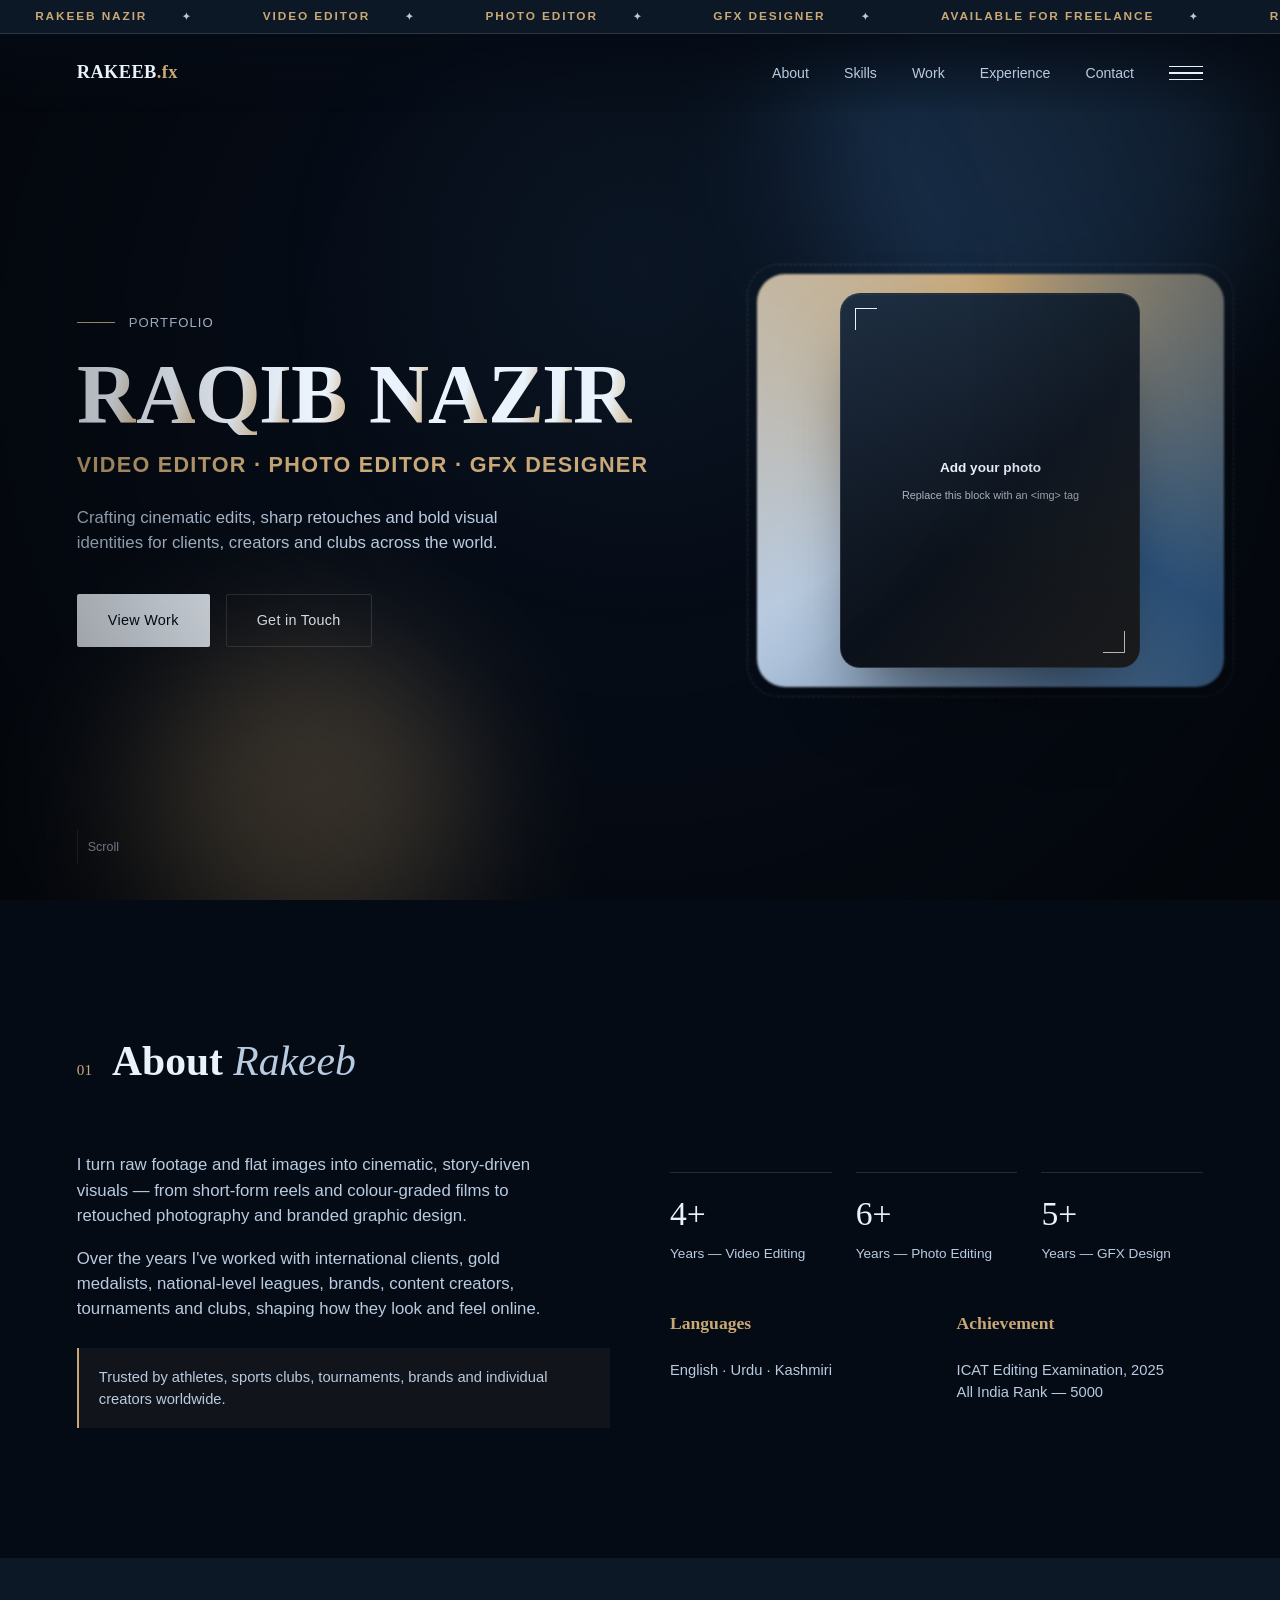
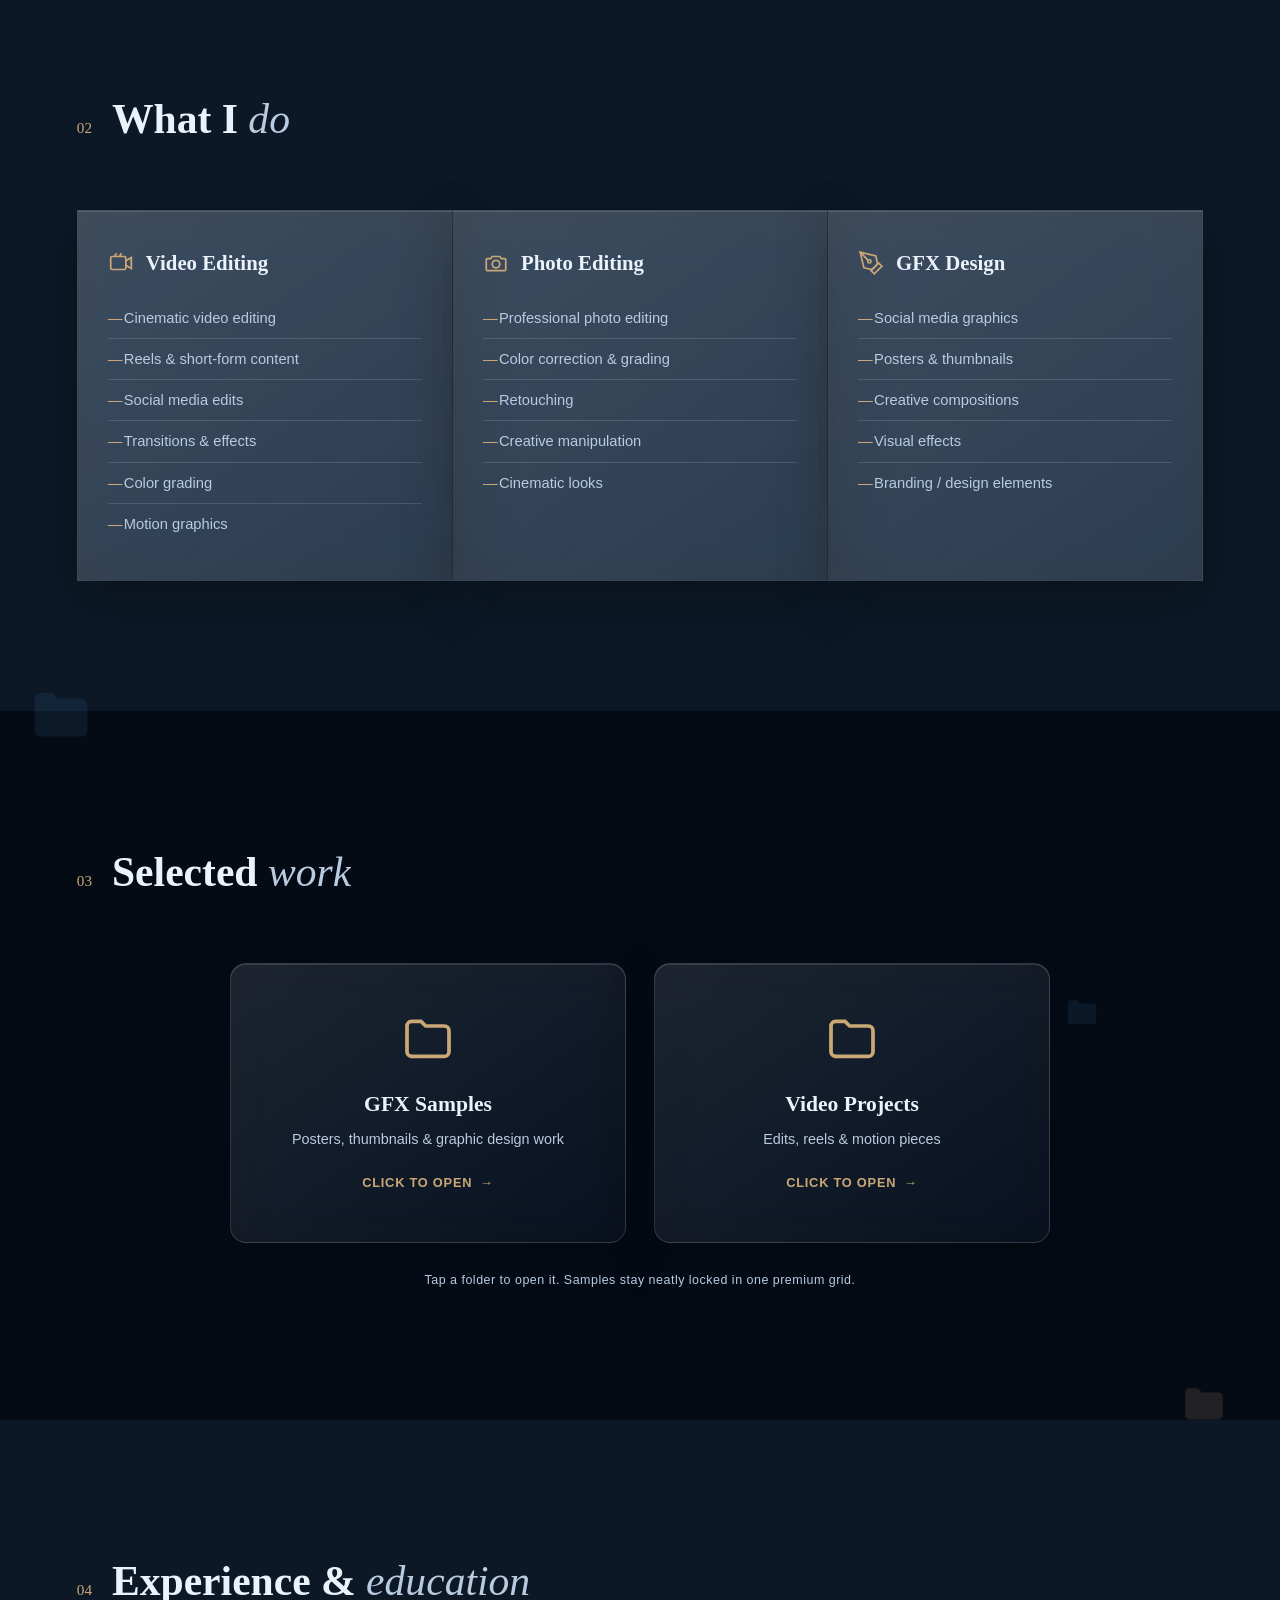
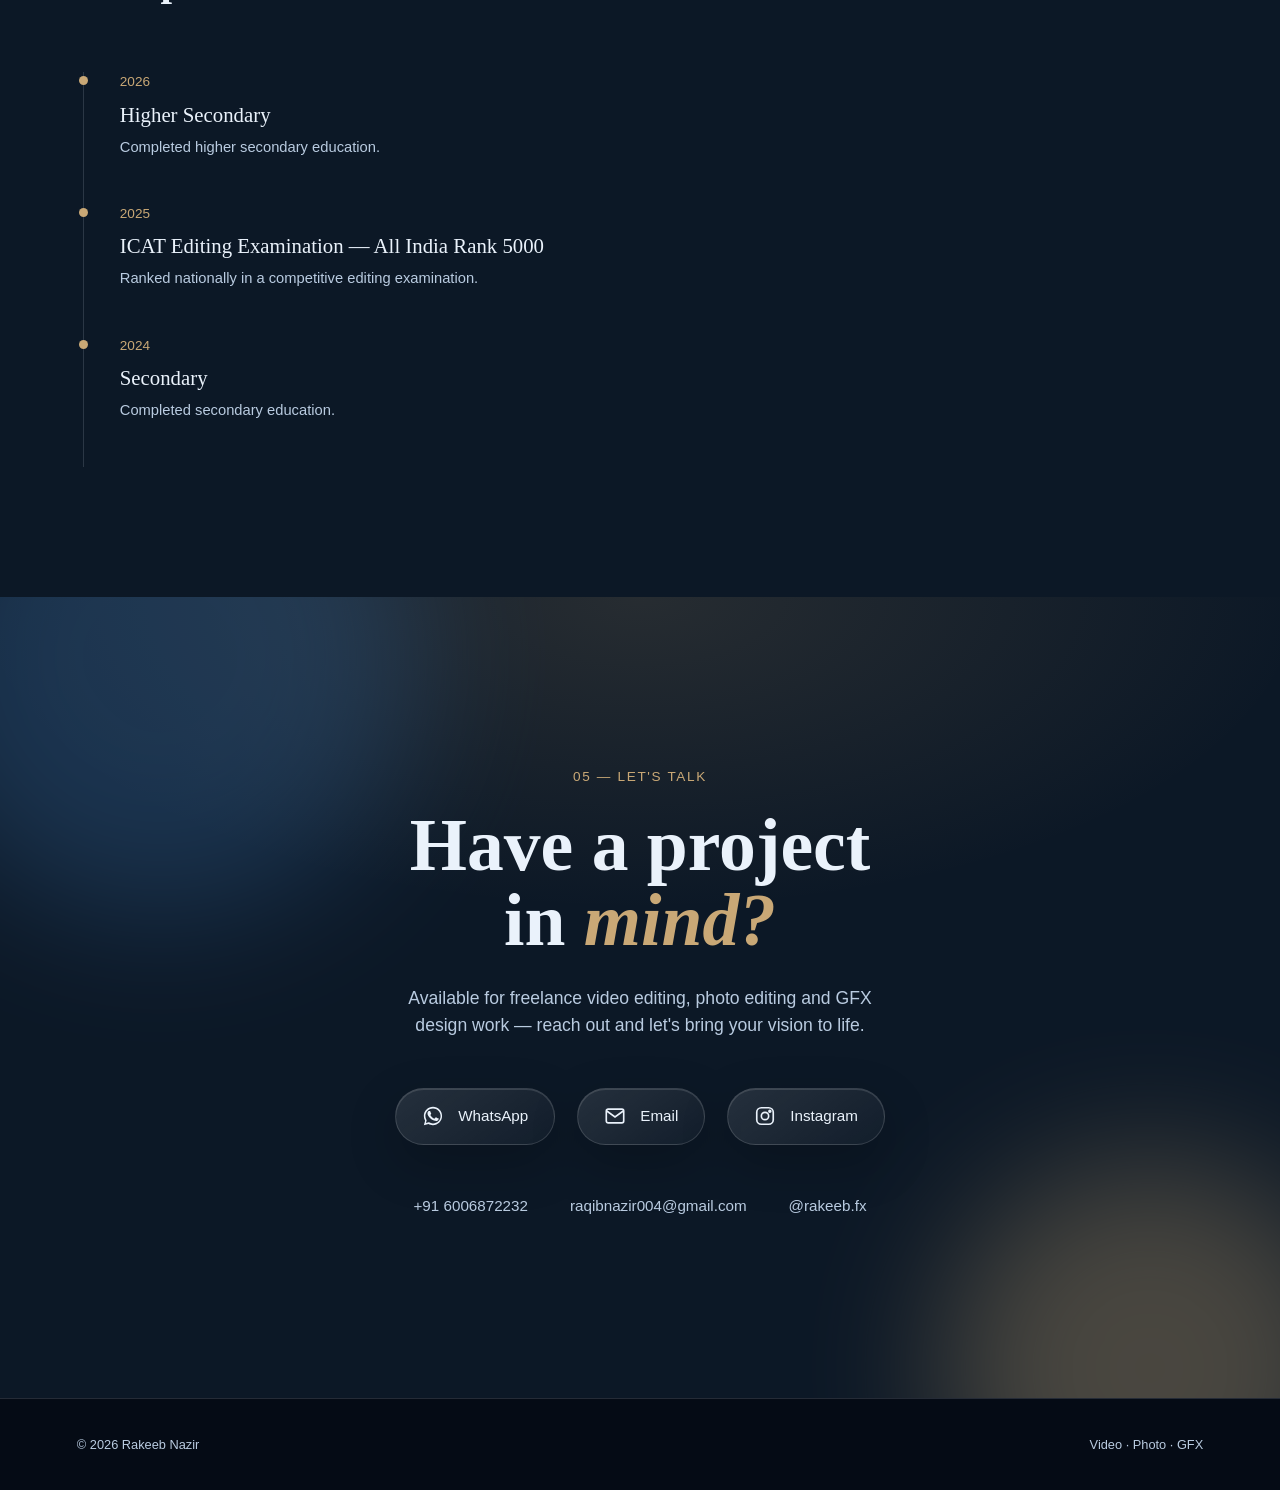
<file: rakeeb-fx-portfolio-final-spiders-small.html>
<!DOCTYPE html>
<html lang="en">
<head>
<meta charset="UTF-8">
<meta name="viewport" content="width=device-width, initial-scale=1.0">
<title>Rakeeb Nazir — Video Editor · Photo Editor · GFX Designer</title>
<style>
  :root{
    --prussian:#0B2545;
    --sailor:#3A6EA5;
    --alice:#EAF2FB;
    --alice-dim:#B9CBE0;
    --gold:#C9A876;
    --gold-dim:#8f7a53;
    --ink:#050B15;
    --ink-2:#0C1826;
    --line:rgba(234,242,251,0.14);
    --serif:'Fraunces', Georgia, serif;
    --sans:'Inter', -apple-system, sans-serif;
  }
  @font-face{font-family:'Fraunces';src:local('Georgia');}
  *{box-sizing:border-box; margin:0; padding:0;}
  html{scroll-behavior:smooth;}
  body{
    background:var(--ink);
    color:var(--alice);
    font-family:var(--sans);
    overflow-x:hidden;
    line-height:1.5;
  }
  ::selection{background:var(--gold); color:var(--ink);}

  .grain{
    position:fixed; inset:0; pointer-events:none; z-index:40;
    background-image:url("data:image/svg+xml,%3Csvg xmlns='http://www.w3.org/2000/svg' width='120' height='120'%3E%3Cfilter id='n'%3E%3CfeTurbulence type='fractalNoise' baseFrequency='0.9' numOctaves='2' stitchTiles='stitch'/%3E%3C/filter%3E%3Crect width='100%25' height='100%25' filter='url(%23n)' opacity='0.035'/%3E%3C/svg%3E");
    mix-blend-mode:overlay;
  }
  .vignette{
    position:fixed; inset:0; pointer-events:none; z-index:39;
    background:radial-gradient(circle at 50% 40%, transparent 40%, rgba(0,0,0,0.55) 100%);
  }
  .spotlight{
    position:fixed; inset:0; pointer-events:none; z-index:2;
    background:radial-gradient(600px circle at var(--mx,50%) var(--my,30%), rgba(58,110,165,0.10), transparent 60%);
    transition:background .1s;
  }
  .progress{position:fixed; top:0; left:0; height:2px; background:linear-gradient(90deg,var(--sailor),var(--gold)); width:0%; z-index:60; transition:width .1s;}

  .marquee-bar{
    position:fixed; top:0; left:0; right:0; height:34px; z-index:55;
    background:var(--ink-2); border-bottom:1px solid var(--line);
    display:flex; align-items:center; overflow:hidden;
    opacity:0; animation:rise .8s .5s forwards;
  }
  .marquee-track{display:flex; white-space:nowrap; animation:marqueeScroll 24s linear infinite;}
  .marquee-track span{
    padding:0 2.2rem; font-size:0.74rem; letter-spacing:0.16em; text-transform:uppercase;
    color:var(--gold); font-weight:600; flex-shrink:0;
  }
  .marquee-track span::after{content:'✦'; margin-left:2.2rem; color:var(--alice-dim); font-size:0.6rem;}
  @keyframes marqueeScroll{from{transform:translateX(0);} to{transform:translateX(-50%);}}

  /* intro curtain */
  .curtain{position:fixed; inset:0; z-index:80; display:flex; pointer-events:none;}
  .curtain div{flex:1; background:var(--ink);}
  .curtain div:first-child{animation:curtainL .9s .1s cubic-bezier(.77,0,.18,1) forwards;}
  .curtain div:last-child{animation:curtainR .9s .1s cubic-bezier(.77,0,.18,1) forwards;}
  @keyframes curtainL{to{transform:translateX(-100%);}}
  @keyframes curtainR{to{transform:translateX(100%);}}

  nav{
    position:fixed; top:34px; left:0; right:0; z-index:50;
    display:flex; justify-content:space-between; align-items:center;
    padding:22px 6vw;
    backdrop-filter:blur(10px);
    background:linear-gradient(to bottom, rgba(5,11,21,0.85), transparent);
    opacity:0; animation:rise .8s .9s forwards;
  }
  .logo{font-family:var(--serif); font-size:1.15rem; letter-spacing:0.02em; font-weight:600; color:var(--alice);}
  .logo span{color:var(--gold);}
  .nav-right{display:flex; align-items:center; gap:2.2rem;}
  nav ul{list-style:none; display:flex; gap:2.2rem;}
  nav a{color:var(--alice-dim); text-decoration:none; font-size:0.88rem; position:relative; padding-bottom:4px;}
  nav a::after{content:''; position:absolute; left:0; bottom:0; width:0%; height:1px; background:var(--gold); transition:width .35s ease;}
  nav a:hover{color:var(--alice);}
  nav a:hover::after{width:100%;}

  .menu-toggle{
    display:flex; flex-direction:column; justify-content:center; gap:5px;
    width:34px; height:34px; background:none; border:none; cursor:pointer;
    position:relative; z-index:56; padding:0;
  }
  .menu-toggle span{display:block; width:100%; height:1.5px; background:var(--alice); transition:transform .35s ease, opacity .35s ease;}
  .menu-toggle.active span:nth-child(1){transform:translateY(6.5px) rotate(45deg);}
  .menu-toggle.active span:nth-child(2){opacity:0;}
  .menu-toggle.active span:nth-child(3){transform:translateY(-6.5px) rotate(-45deg);}

  .mega-menu{
    position:fixed; top:78px; right:6vw; z-index:56; min-width:200px;
    background:var(--ink-2); border:1px solid var(--line); border-radius:14px; padding:10px;
    display:flex; flex-direction:column;
    opacity:0; transform:translateY(-12px) scale(.95); pointer-events:none;
    transition:opacity .3s ease, transform .3s ease;
    box-shadow:0 30px 60px -20px rgba(0,0,0,.65);
  }
  .mega-menu.open{opacity:1; transform:translateY(0) scale(1); pointer-events:auto;}
  .mega-menu a{
    padding:13px 16px; color:var(--alice-dim); text-decoration:none; font-size:0.9rem;
    border-radius:9px; transition:background .25s ease, color .25s ease, padding-left .25s ease;
  }
  .mega-menu a:hover{background:rgba(201,168,118,0.1); color:var(--alice); padding-left:20px;}

  .blob{position:absolute; border-radius:50%; filter:blur(70px); opacity:0.32; pointer-events:none; z-index:0;}
  @keyframes float1{0%,100%{transform:translate(0,0) scale(1);} 50%{transform:translate(30px,-40px) scale(1.1);}}
  @keyframes float2{0%,100%{transform:translate(0,0) scale(1);} 50%{transform:translate(-40px,30px) scale(1.15);}}
  @keyframes float3{0%,100%{transform:translate(0,0);} 50%{transform:translate(20px,20px);}}

  .hero{
    position:relative; min-height:100vh; display:flex; align-items:center;
    padding:0 6vw; background:var(--ink); overflow:hidden;
  }
  .hero .blob-a{width:480px; height:480px; background:var(--sailor); top:-100px; right:0; animation:float1 12s ease-in-out infinite;}
  .hero .blob-b{width:340px; height:340px; background:var(--gold); bottom:-80px; left:10%; animation:float2 14s ease-in-out infinite;}

  .hero-grid{
    position:relative; z-index:2;
    display:grid; grid-template-columns:1.2fr 0.8fr; gap:5vw; align-items:center; width:100%;
    padding-top:60px;
  }
  .eyebrow-row{display:flex; align-items:center; gap:14px; margin-bottom:22px; opacity:0; animation:rise .9s 1.1s forwards;}
  .eyebrow-line{width:38px; height:1px; background:var(--gold);}
  .eyebrow-row span{font-size:0.82rem; color:var(--alice-dim); letter-spacing:0.08em; text-transform:uppercase;}

  .hero-name{
    font-family:var(--serif); font-weight:700;
    font-size:clamp(2.6rem, 6.6vw, 5.8rem); line-height:0.95; letter-spacing:-0.02em;
    display:flex; flex-wrap:wrap; overflow:hidden;
  }
  .hero-name .letter{
    display:inline-block;
    background:linear-gradient(100deg, var(--alice) 30%, var(--gold) 55%, var(--alice) 80%);
    background-size:220% auto; -webkit-background-clip:text; background-clip:text; color:transparent;
    opacity:0; transform:translateY(110%) rotate(8deg);
    animation:letterIn .9s cubic-bezier(.2,.8,.2,1) forwards, shine 7s linear infinite 2.6s;
  }
  .hero-name .letter-space{width:0.28em; animation:none !important; opacity:1;}
  @keyframes letterIn{to{opacity:1; transform:translateY(0) rotate(0deg);}}
  @keyframes shine{to{background-position:-220% center;}}

  .hero-role{
    font-family:var(--sans); font-size:clamp(1rem,2vw,1.35rem); letter-spacing:0.06em; text-transform:uppercase;
    color:var(--gold); margin-top:14px; font-weight:600;
    opacity:0; animation:rise 1s 1.6s forwards;
  }
  .hero-sub{
    max-width:480px; margin-top:24px; color:var(--alice-dim); font-size:1.05rem;
    opacity:0; animation:rise 1s 1.75s forwards;
  }
  .hero-cta{margin-top:38px; display:flex; gap:16px; flex-wrap:wrap; opacity:0; animation:rise 1s 1.9s forwards;}
  .btn{
    position:relative; overflow:hidden;
    padding:15px 30px; border-radius:2px; font-size:0.9rem; text-decoration:none;
    transition:transform .3s, box-shadow .3s; letter-spacing:0.02em; border:1px solid transparent;
    display:inline-block;
  }
  .btn-solid{background:var(--alice); color:var(--ink);}
  .btn-solid:hover{transform:translateY(-3px); box-shadow:0 14px 30px -8px rgba(201,168,118,0.5);}
  .btn-ghost{border-color:var(--line); color:var(--alice);}
  .btn-ghost:hover{transform:translateY(-3px); border-color:var(--gold); background:rgba(201,168,118,0.1);}
  .btn::before{content:''; position:absolute; top:0; left:-120%; width:60%; height:100%; background:linear-gradient(120deg, transparent, rgba(255,255,255,0.35), transparent); transform:skewX(-20deg);}
  .btn:hover::before{animation:sweep .8s ease;}
  @keyframes sweep{to{left:140%;}}

  /* portrait assembling from fragments */
  .portrait-wrap{
    position:relative; display:flex; align-items:center; justify-content:center;
    opacity:0; animation:portraitIn 1.1s 1.3s cubic-bezier(.2,.7,.2,1) forwards, bob 5s ease-in-out infinite 3s;
  }
  @keyframes portraitIn{0%{opacity:0; transform:scale(.4) rotate(-25deg); filter:blur(14px);} 100%{opacity:1; transform:scale(1) rotate(0deg); filter:blur(0);}}
  @keyframes bob{0%,100%{transform:translateY(0);} 50%{transform:translateY(-14px);}}
  .shard{position:absolute; border-radius:50%; z-index:1; opacity:0;}
  .shard1{width:60px; height:60px; background:var(--sailor); top:-40px; left:-60px; animation:shard1move 1.1s 1.15s cubic-bezier(.2,.8,.2,1) forwards;}
  .shard2{width:40px; height:40px; background:var(--gold); bottom:-20px; right:-50px; animation:shard2move 1.1s 1.25s cubic-bezier(.2,.8,.2,1) forwards;}
  .shard3{width:26px; height:26px; background:var(--alice); top:50%; right:-70px; animation:shard3move 1.1s 1.35s cubic-bezier(.2,.8,.2,1) forwards;}
  @keyframes shard1move{0%{opacity:.9; transform:translate(-120px,-140px) rotate(-60deg) scale(1.6);} 100%{opacity:0; transform:translate(0,0) rotate(0) scale(.3);}}
  @keyframes shard2move{0%{opacity:.9; transform:translate(140px,120px) rotate(80deg) scale(1.6);} 100%{opacity:0; transform:translate(0,0) rotate(0) scale(.3);}}
  @keyframes shard3move{0%{opacity:.9; transform:translate(150px,-40px) rotate(40deg) scale(1.4);} 100%{opacity:0; transform:translate(0,0) rotate(0) scale(.3);}}

  .ring{
    position:absolute; width:110%; height:110%; border-radius:28px;
    background:conic-gradient(from 0deg, var(--gold), var(--sailor), var(--alice-dim), var(--gold));
    animation:spin 8s linear infinite;
    filter:blur(1px);
  }
  .ring::after{content:''; position:absolute; inset:-10px; border-radius:32px; border:1px dashed rgba(234,242,251,0.2);}
  @keyframes spin{to{transform:rotate(360deg);}}
  .portrait{
    position:relative; width:min(300px,68vw); aspect-ratio:4/5; border-radius:20px;
    background:
      linear-gradient(160deg, rgba(234,242,251,0.06), rgba(234,242,251,0.01)),
      linear-gradient(200deg, var(--ink-2), var(--ink) 70%);
    border:1px solid rgba(234,242,251,0.12);
    backdrop-filter:blur(6px);
    display:flex; align-items:center; justify-content:center;
    overflow:hidden; z-index:2;
    box-shadow:0 40px 70px -25px rgba(0,0,0,0.6), inset 0 1px 0 rgba(255,255,255,0.05);
    transition:transform .4s ease;
    animation:breathe 4s ease-in-out infinite, glowPulse 3s ease-in-out infinite;
  }
  @keyframes breathe{0%,100%{transform:scale(1);} 50%{transform:scale(1.02);}}
  @keyframes glowPulse{0%,100%{box-shadow:0 40px 70px -25px rgba(0,0,0,0.6), 0 0 0px rgba(201,168,118,0);} 50%{box-shadow:0 40px 70px -25px rgba(0,0,0,0.6), 0 0 35px rgba(201,168,118,0.35);}}
  .portrait::before{
    content:''; position:absolute; inset:0;
    background:linear-gradient(135deg, rgba(58,110,165,0.16), transparent 55%, rgba(201,168,118,0.14));
    pointer-events:none;
  }
  .frame-corner{position:absolute; width:22px; height:22px; z-index:3; border-color:var(--gold);}
  .fc-tl{top:14px; left:14px; border-top:1.5px solid; border-left:1.5px solid;}
  .fc-br{bottom:14px; right:14px; border-bottom:1.5px solid; border-right:1.5px solid;}
  .portrait-wrap:hover .portrait{transform:translateY(-6px);}
  .portrait-wrap:hover .ring{animation-duration:2.5s;}
  .portrait img{width:100%; height:100%; object-fit:cover; display:block; transition:transform .5s ease;}
  .portrait-wrap:hover .portrait img{transform:scale(1.06);}
  .portrait-label{color:var(--alice); font-size:0.85rem; text-align:center; z-index:2; padding:16px; font-weight:600;}
  .portrait-label small{display:block; margin-top:8px; font-size:0.68rem; opacity:0.7; font-weight:400;}

  @keyframes rise{from{opacity:0; transform:translateY(26px);} to{opacity:1; transform:translateY(0);}}

  .scroll-cue{
    position:absolute; bottom:36px; left:6vw; display:flex; align-items:center; gap:10px; z-index:2;
    color:var(--alice-dim); font-size:0.78rem; opacity:0; animation:rise 1s 2.2s forwards;
  }
  .scroll-cue .bar{width:1px; height:34px; background:var(--line); position:relative; overflow:hidden;}
  .scroll-cue .bar::after{content:''; position:absolute; top:-100%; left:0; width:100%; height:100%; background:var(--gold); animation:scrollbar 1.8s infinite;}
  @keyframes scrollbar{50%{top:0;} 100%{top:100%;}}

  section{padding:130px 6vw; position:relative; scroll-margin-top:90px;}
  .section-head{display:flex; align-items:baseline; gap:20px; margin-bottom:60px;}
  .section-num{font-family:var(--serif); font-size:0.95rem; color:var(--gold);}
  .title-mask{overflow:hidden; display:inline-block; position:relative;}
  .section-title{font-family:var(--serif); font-size:clamp(1.8rem,3.4vw,2.6rem); font-weight:600; color:var(--alice); position:relative; display:inline-block; transform:translateY(100%); transition:transform .9s cubic-bezier(.2,.8,.2,1);}
  .section-head.in .section-title{transform:translateY(0);}
  .section-title em{font-style:italic; color:var(--alice-dim); font-weight:400;}
  .curtain-wipe{position:absolute; inset:0; background:var(--gold); transform:scaleX(0); transform-origin:left; z-index:3;}
  .section-head.in .curtain-wipe{animation:wipe 1s cubic-bezier(.6,0,.2,1) forwards;}
  @keyframes wipe{0%{transform:scaleX(0); transform-origin:left;} 45%{transform:scaleX(1); transform-origin:left;} 55%{transform-origin:right;} 100%{transform:scaleX(0); transform-origin:right;}}

  .reveal{opacity:0; transform:translateY(34px); transition:opacity .8s ease, transform .8s ease;}
  .reveal.in{opacity:1; transform:translateY(0);}
  .stagger > *{opacity:0; transform:translateY(24px) scale(.96); transition:opacity .6s ease, transform .6s ease;}
  .stagger.in > *{opacity:1; transform:translateY(0) scale(1);}
  .stagger.in > *:nth-child(1){transition-delay:.05s;}
  .stagger.in > *:nth-child(2){transition-delay:.15s;}
  .stagger.in > *:nth-child(3){transition-delay:.25s;}
  .stagger.in > *:nth-child(4){transition-delay:.35s;}
  .stagger.in > *:nth-child(5){transition-delay:.45s;}
  .stagger.in > *:nth-child(6){transition-delay:.55s;}

  .ratio-grid.stagger > *{opacity:0; transform:translateY(18px) scale(.98); transition:opacity .55s ease, transform .55s cubic-bezier(.2,.8,.2,1);}
  .ratio-grid.stagger.in > *{opacity:1; transform:translateY(0) scale(1);}
  .ratio-grid.stagger.in > *:nth-child(1){transition-delay:.04s;}
  .ratio-grid.stagger.in > *:nth-child(2){transition-delay:.10s;}
  .ratio-grid.stagger.in > *:nth-child(3){transition-delay:.16s;}
  .ratio-grid.stagger.in > *:nth-child(4){transition-delay:.22s;}

  .about-grid{display:grid; grid-template-columns:1fr 1fr; gap:60px;}
  .about-text p{color:var(--alice-dim); font-size:1.05rem; margin-bottom:18px; max-width:52ch;}
  .stat-row{display:grid; grid-template-columns:repeat(3,1fr); gap:24px; margin-top:20px;}
  .stat{border-top:1px solid var(--line); padding-top:16px; transition:border-color .3s;}
  .stat:hover{border-color:var(--gold);}
  .stat .num{font-family:var(--serif); font-size:2.1rem; color:var(--alice);}
  .stat .lbl{color:var(--alice-dim); font-size:0.85rem; margin-top:4px;}
  .clients-note{margin-top:26px; padding:18px 20px; border-left:2px solid var(--gold); background:rgba(201,168,118,0.06); color:var(--alice-dim); font-size:0.92rem; transition:background .3s;}
  .clients-note:hover{background:rgba(201,168,118,0.13);}

  .skill-cols{display:grid; grid-template-columns:repeat(3,1fr); gap:1px; background:var(--line); border:1px solid var(--line);}
  .skill-col{background:var(--ink); padding:36px 30px; transition:background .35s, transform .35s;}
  .skill-col:hover{background:var(--ink-2); transform:translateY(-6px);}
  .skill-col h3{font-family:var(--serif); font-size:1.3rem; margin-bottom:20px; color:var(--alice); display:flex; align-items:center; gap:12px;}
  .skill-col h3 svg{width:26px; height:26px; color:var(--gold); flex-shrink:0;}
  .skill-col ul{list-style:none;}
  .skill-col li{color:var(--alice-dim); font-size:0.92rem; padding:9px 0; border-top:1px solid var(--line); position:relative; padding-left:16px; transition:color .25s, padding-left .25s;}
  .skill-col li:first-child{border-top:none;}
  .skill-col li::before{content:'—'; position:absolute; left:0; color:var(--gold);}
  .skill-col li:hover{color:var(--alice); padding-left:22px;}

  /* folder cards — click to open a section's projects */
  .folder-grid{
    display:grid; grid-template-columns:repeat(2,1fr); gap:28px; max-width:820px; margin:0 auto;
    position:relative;
  }
  .folder-card{
    position:relative; overflow:hidden; cursor:pointer; text-align:center;
    padding:48px 30px; border:1px solid var(--line); border-radius:16px;
    background:linear-gradient(160deg, rgba(234,242,251,0.05), rgba(234,242,251,0.01));
    transition:transform .4s ease, border-color .35s ease, box-shadow .4s ease;
  }
  .folder-card:hover{transform:translateY(-8px); border-color:var(--gold); box-shadow:0 30px 60px -22px rgba(201,168,118,0.4);}
  .folder-card.open{border-color:var(--gold); background:rgba(201,168,118,0.06);}
  .folder-icon{width:56px; height:56px; margin:0 auto 20px; color:var(--gold); animation:folderBob 4.5s ease-in-out infinite;}
  .folder-icon svg{width:100%; height:100%;}
  @keyframes folderBob{0%,100%{transform:translateY(0) rotate(0deg);} 50%{transform:translateY(-6px) rotate(-3deg);}}
  .folder-card h3{font-family:var(--serif); font-size:1.35rem; color:var(--alice); margin-bottom:8px;}
  .folder-card p{color:var(--alice-dim); font-size:0.9rem; margin-bottom:20px;}
  .folder-cta{
    display:inline-flex; align-items:center; gap:8px; font-size:0.8rem; letter-spacing:0.06em;
    text-transform:uppercase; color:var(--gold); font-weight:600;
  }
  .folder-cta .arrow{transition:transform .35s ease;}
  .folder-card.open .folder-cta .arrow{transform:rotate(90deg);}
  .folder-card:hover .folder-cta .arrow{transform:translateX(4px);}

  /* decorative ambient folders floating in the background of the work section */
  .folder-float{position:absolute; opacity:0.14; color:var(--sailor); pointer-events:none; z-index:0;}
  .folder-float svg{width:100%; height:100%;}
  .ff1{width:70px; height:70px; top:-30px; left:2%; animation:float1 11s ease-in-out infinite;}
  .ff2{width:50px; height:50px; bottom:-10px; right:4%; color:var(--gold); animation:float2 13s ease-in-out infinite;}
  .ff3{width:38px; height:38px; top:40%; right:14%; animation:float3 9s ease-in-out infinite;}

  .folder-panel{
    max-height:0; overflow:hidden; opacity:0; margin-top:0;
    transition:max-height .6s cubic-bezier(.2,.8,.2,1), opacity .5s ease, margin-top .5s ease;
  }
  .folder-panel.open{max-height:1600px; opacity:1; margin-top:48px;}
  .panel-head{display:flex; align-items:center; justify-content:space-between; margin-bottom:28px; max-width:900px; margin-left:auto; margin-right:auto;}
  .panel-head h4{font-family:var(--serif); font-size:1.4rem; color:var(--alice); font-weight:600;}
  .panel-close{
    background:none; border:1px solid var(--line); color:var(--alice-dim); border-radius:50px;
    padding:8px 18px; font-size:0.8rem; cursor:pointer; transition:border-color .3s, color .3s;
  }
  .panel-close:hover{border-color:var(--gold); color:var(--alice);}

  .ratio-grid{
    display:grid; grid-template-columns:repeat(4,minmax(0,1fr)); gap:22px; max-width:980px; margin:0 auto;
    align-items:start;
  }
  .ratio-card{width:100%; max-width:none;}
  #gfx-panel .ratio-card{aspect-ratio:3/4;}
  #video-panel .ratio-card{aspect-ratio:9/16;}

  .project-grid{
    display:grid; grid-template-columns:repeat(3,1fr); gap:24px; max-width:900px; margin:0 auto;
    perspective:1200px;
  }
  .project-card{
    max-width:220px; margin:0 auto; width:100%; border:1px solid rgba(255,255,255,.14); border-radius:20px;
    display:flex; flex-direction:column; align-items:center; justify-content:center; gap:10px;
    color:var(--alice-dim); font-size:0.85rem; position:relative; overflow:hidden;
    user-select:none; -webkit-user-select:none; touch-action:auto; transform:translateZ(0);
    background:linear-gradient(145deg,rgba(255,255,255,.12),rgba(255,255,255,.035) 48%,rgba(255,255,255,.015));
    backdrop-filter:blur(22px) saturate(145%); -webkit-backdrop-filter:blur(22px) saturate(145%);
    box-shadow:inset 0 1px 0 rgba(255,255,255,.18), 0 18px 45px rgba(0,0,0,.28);
    transition:border-color .35s, background .35s, box-shadow .35s, filter .35s, transform .35s cubic-bezier(.2,.8,.2,1);
  }
  .project-card::before{
    content:''; position:absolute; inset:-60%; pointer-events:none;
    background:conic-gradient(from 0deg, transparent 0 68%, rgba(201,168,118,.22) 74%, transparent 82%);
    animation:projectSweep 5s linear infinite;
  }
  .project-card::after{
    content:''; position:absolute; inset:0; pointer-events:none;
    background:linear-gradient(135deg, rgba(234,242,251,.08), transparent 42%, rgba(201,168,118,.08));
    opacity:0; transition:opacity .35s;
  }
  .project-card:hover{
    border-color:rgba(201,168,118,.62); background:linear-gradient(145deg,rgba(255,255,255,.16),rgba(201,168,118,.07));
    box-shadow:inset 0 1px 0 rgba(255,255,255,.22), 0 26px 55px rgba(0,0,0,.34), 0 0 30px rgba(201,168,118,.14);
    filter:saturate(1.08); transform:translateY(-6px) scale(1.015);
  }
  .project-card:active{transform:translateY(-3px) scale(1.005);}
  .project-card.dragging{ /* legacy class kept harmless for cached scripts */ }
  .project-card video, .project-card img{width:100%; height:100%; object-fit:cover; display:block;}
  .plus{font-size:1.8rem; color:var(--gold); font-family:var(--serif); transition:transform .35s, opacity .35s;}
  .project-card:hover .plus{transform:rotate(90deg) scale(1.15);}
  .project-card:hover::after{opacity:1;}
  @keyframes projectSweep{to{transform:rotate(360deg);}}
  @keyframes projectGlow{
    0%,100%{box-shadow:0 0 0 rgba(201,168,118,0);}
    50%{box-shadow:0 0 24px rgba(201,168,118,.16);}
  }
  .project-card.project-animated{animation:projectGlow 3.5s ease-in-out infinite;}
  .project-card.project-animated:nth-child(2){animation-delay:.35s;}
  .project-card.project-animated:nth-child(3){animation-delay:.7s;}
  .project-card.project-animated:nth-child(4){animation-delay:1.05s;}
  .project-card.project-animated:nth-child(5){animation-delay:1.4s;}
  .project-card.project-animated:nth-child(6){animation-delay:1.75s;}
  .drag-hint{
    text-align:center; margin:28px auto 0; color:var(--alice-dim); font-size:.78rem; opacity:.65;
    letter-spacing:.04em;
  }

  .timeline{border-left:1px solid var(--line); margin-left:6px;}
  .t-item{position:relative; padding:0 0 46px 36px;}
  .t-item::before{content:''; position:absolute; left:-5px; top:4px; width:9px; height:9px; border-radius:50%; background:var(--gold); box-shadow:0 0 0 0 rgba(201,168,118,0.6); animation:tpulse 2.4s infinite;}
  @keyframes tpulse{0%{box-shadow:0 0 0 0 rgba(201,168,118,0.5);} 70%{box-shadow:0 0 0 10px rgba(201,168,118,0);} 100%{box-shadow:0 0 0 0 rgba(201,168,118,0);}}
  .t-year{color:var(--gold); font-size:0.85rem; margin-bottom:6px;}
  .t-title{font-family:var(--serif); font-size:1.3rem; color:var(--alice); margin-bottom:6px;}
  .t-desc{color:var(--alice-dim); font-size:0.92rem; max-width:60ch;}

  .info-row{display:grid; grid-template-columns:repeat(3,1fr); gap:40px;}
  .info-block h4{font-family:var(--serif); font-size:1.1rem; margin-bottom:16px; color:var(--gold);}
  .info-block p, .info-block li{color:var(--alice-dim); font-size:0.92rem; list-style:none; padding:6px 0;}

  .contact-section{
    position:relative; padding:170px 6vw; overflow:hidden;
    background:radial-gradient(ellipse 80% 60% at 50% 0%, rgba(201,168,118,0.14), transparent 65%), var(--ink-2);
  }
  .contact-section .blob-c{width:520px; height:520px; background:var(--sailor); top:-200px; left:-100px; animation:float3 10s ease-in-out infinite;}
  .contact-section .blob-d{width:420px; height:420px; background:var(--gold); bottom:-180px; right:-80px; animation:float1 13s ease-in-out infinite;}
  .contact-wrap{position:relative; z-index:2; text-align:center; max-width:800px; margin:0 auto;}
  .contact-eyebrow{color:var(--gold); letter-spacing:0.12em; text-transform:uppercase; font-size:0.85rem; margin-bottom:20px; opacity:0;}
  .contact-title{font-family:var(--serif); font-size:clamp(2.6rem,7vw,4.6rem); line-height:1.03; margin-bottom:26px; opacity:0;}
  .contact-title em{color:var(--gold); font-style:italic;}
  .contact-desc{color:var(--alice-dim); font-size:1.1rem; max-width:52ch; margin:0 auto; opacity:0;}
  .contact-cta{margin-top:50px; opacity:0; display:flex; justify-content:center; gap:22px; flex-wrap:wrap;}
  .icon-btn{
    display:flex; align-items:center; gap:14px;
    padding:16px 26px; border-radius:50px; text-decoration:none;
    background:rgba(234,242,251,0.04); border:1px solid var(--line);
    color:var(--alice); font-size:0.95rem; font-weight:500;
    transition:transform .35s, border-color .35s, background .35s, box-shadow .35s;
    position:relative; overflow:hidden;
  }
  .icon-btn svg{width:22px; height:22px; flex-shrink:0; position:relative; z-index:2;}
  .icon-btn span{position:relative; z-index:2;}
  .icon-btn::before{content:''; position:absolute; inset:0; border-radius:50px; opacity:0; background:linear-gradient(100deg,var(--sailor),var(--gold)); transition:opacity .35s;}
  .icon-btn:hover{transform:translateY(-5px); border-color:transparent; box-shadow:0 18px 34px -14px rgba(201,168,118,0.5);}
  .icon-btn:hover::before{opacity:1;}
  .icon-btn.whatsapp{animation:btnpop 2.6s ease-in-out infinite;}
  @keyframes btnpop{0%,100%{box-shadow:0 0 0 0 rgba(201,168,118,0.35);} 50%{box-shadow:0 0 0 10px rgba(201,168,118,0);}}
  .contact-links{display:flex; justify-content:center; gap:34px; flex-wrap:wrap; margin-top:40px; opacity:0;}
  .contact-links a{color:var(--alice-dim); text-decoration:none; font-size:0.95rem; padding:10px 4px; position:relative;}
  .contact-links a::after{content:''; position:absolute; left:0; bottom:0; width:0%; height:1px; background:var(--gold); transition:width .35s ease;}
  .contact-links a:hover{color:var(--alice);}
  .contact-links a:hover::after{width:100%;}
  .contact-wrap .fade-in{animation:rise 1s forwards;}
  .contact-eyebrow.fade-in{animation-delay:.05s;}
  .contact-title.fade-in{animation-delay:.15s;}
  .contact-desc.fade-in{animation-delay:.3s;}
  .contact-cta.fade-in{animation-delay:.45s;}
  .contact-links.fade-in{animation-delay:.6s;}

  footer{padding:36px 6vw; border-top:1px solid var(--line); display:flex; justify-content:space-between; color:var(--alice-dim); font-size:0.8rem;}



  /* iOS-inspired glass surface + premium touch feedback */
  .folder-card, .skill-col, .icon-btn, .mega-menu{
    background:linear-gradient(145deg,rgba(255,255,255,.105),rgba(255,255,255,.028));
    border-color:rgba(255,255,255,.14);
    box-shadow:inset 0 1px 0 rgba(255,255,255,.13), 0 18px 50px rgba(0,0,0,.22);
    backdrop-filter:blur(24px) saturate(150%); -webkit-backdrop-filter:blur(24px) saturate(150%);
  }
  .panel-close{background:rgba(255,255,255,.055); backdrop-filter:blur(14px); -webkit-backdrop-filter:blur(14px);}
  .bird-layer{position:fixed; inset:0; z-index:70; pointer-events:none; overflow:hidden;}
  .crow{position:absolute; left:0; top:0; width:34px; height:24px; opacity:0; filter:drop-shadow(0 7px 10px rgba(0,0,0,.5)); animation:flyCrow var(--dur,1.9s) cubic-bezier(.2,.65,.25,1) forwards;}
  .crow svg{width:100%;height:100%;overflow:visible;}
  @keyframes flyCrow{
    0%{opacity:0; transform:translate3d(var(--sx),var(--sy),0) scale(.65) rotate(var(--rot));}
    10%{opacity:.92;}
    48%{opacity:1; transform:translate3d(calc(var(--sx) + var(--mx)),calc(var(--sy) + var(--my)),0) scale(1) rotate(var(--rot2));}
    90%{opacity:.85;}
    100%{opacity:0; transform:translate3d(calc(var(--sx) + var(--ex)),calc(var(--sy) + var(--ey)),0) scale(.72) rotate(var(--rot3));}
  }
  .tap-ripple{position:fixed; width:10px; height:10px; border-radius:50%; pointer-events:none; z-index:69; border:1px solid rgba(255,255,255,.7); background:rgba(255,255,255,.06); transform:translate(-50%,-50%) scale(0); animation:ripple .7s ease-out forwards;}
  @keyframes ripple{to{transform:translate(-50%,-50%) scale(9);opacity:0;}}

  @media(max-width:860px){
    .hero-grid, .about-grid{grid-template-columns:1fr;}
    .portrait-wrap{order:-1; margin:0 auto 20px;}
    .skill-cols, .project-grid, .info-row, .folder-grid{grid-template-columns:1fr;}
    nav ul{display:none;}
    nav{top:34px; padding:18px 6vw;}
    section{padding:90px 6vw;}
    .contact-section{padding:110px 6vw;}
    .ratio-grid{grid-template-columns:repeat(2,minmax(0,1fr)); gap:16px;}
    .ratio-card{width:100%; max-width:none;}
  }
  @media (prefers-reduced-motion: reduce){
    *{animation:none !important; transition:none !important;}
    .section-title{transform:none;}
  }

.click-spider{position:fixed;z-index:9998;pointer-events:none;transform:translate(-50%,-50%);font-size:24px;animation:spiderDrop 1.15s cubic-bezier(.2,.8,.2,1) var(--delay) both;}
.spider-body{display:block;filter:drop-shadow(0 5px 10px rgba(0,0,0,.3));}
.spider-web{position:absolute;left:50%;top:-55px;width:1px;height:55px;background:rgba(255,255,255,.65);transform-origin:bottom;}
@keyframes spiderDrop{
  0%{opacity:0;transform:translate(-50%,-50%) scale(.45) rotate(-8deg)}
  10%{opacity:1}
  70%{opacity:.98}
  100%{opacity:.94;transform:translate(var(--exit-x),var(--exit-y)) scale(.58) rotate(var(--rot))}
}

</style>

<style id="spider-click-effect">
.spider-click-layer{
  position:fixed;
  inset:0;
  z-index:2147483647;
  pointer-events:none;
  overflow:hidden;
}
.click-spider{
  position:absolute;
  width:24px;
  height:32px;
  transform:translate(-50%,-10%) scale(.35);
  opacity:0;
  animation:spiderDrop 2.15s cubic-bezier(.18,.72,.2,1) forwards;
  filter:drop-shadow(0 5px 8px rgba(0,0,0,.35));
}
.click-spider svg{
  width:100%;
  height:100%;
  display:block;
}
@keyframes spiderDrop{
  0%{opacity:0;transform:translate(-50%,-10%) scale(.35) rotate(-8deg)}
  12%{opacity:1}
  55%{opacity:1;transform:translate(calc(-50% + var(--dx)),calc(-10% + var(--drop))) scale(1) rotate(var(--rot))}
  82%{opacity:1;transform:translate(calc(-50% + var(--dx2)),calc(-10% + var(--drop2))) scale(.92) rotate(calc(var(--rot) * -1))}
  100%{opacity:0;transform:translate(calc(-50% + var(--dx3)),calc(-10% + var(--drop3))) scale(.65) rotate(var(--rot))}
}
</style>

</head>
<body>

<div class="curtain"><div></div><div></div></div>
<div class="progress" id="progress"></div>
<div class="grain"></div>
<div class="vignette"></div>
<div class="spotlight" id="spotlight"></div>
<div class="marquee-bar">
  <div class="marquee-track">
    <span>Rakeeb Nazir</span><span>Video Editor</span><span>Photo Editor</span><span>GFX Designer</span><span>Available for Freelance</span>
    <span>Rakeeb Nazir</span><span>Video Editor</span><span>Photo Editor</span><span>GFX Designer</span><span>Available for Freelance</span>
  </div>
</div>

<nav>
  <div class="logo">RAKEEB<span>.fx</span></div>
  <div class="nav-right">
    <ul>
      <li><a href="#about">About</a></li>
      <li><a href="#skills">Skills</a></li>
      <li><a href="#work">Work</a></li>
      <li><a href="#experience">Experience</a></li>
      <li><a href="#contact">Contact</a></li>
    </ul>
    <button type="button" class="menu-toggle" id="menuToggle" aria-label="Open menu" aria-expanded="false">
      <span></span><span></span><span></span>
    </button>
  </div>
</nav>

<div class="mega-menu" id="megaMenu">
  <a href="#about">About Me</a>
  <a href="#contact">Contact</a>
  <a href="#gfxFolder" data-open="gfx-panel">GFX Projects</a>
  <a href="#videoFolder" data-open="video-panel">Video Projects</a>
</div>

<section class="hero">
  <div class="blob blob-a" data-depth="30"></div>
  <div class="blob blob-b" data-depth="18"></div>
  <div class="hero-grid">
    <div>
      <div class="eyebrow-row"><div class="eyebrow-line"></div><span>Portfolio</span></div>
      <h1 class="hero-name" id="heroName"></h1>
      <div class="hero-role">Video Editor · Photo Editor · GFX Designer</div>
      <p class="hero-sub">Crafting cinematic edits, sharp retouches and bold visual identities for clients, creators and clubs across the world.</p>
      <div class="hero-cta">
        <a href="#work" class="btn btn-solid">View Work</a>
        <a href="#contact" class="btn btn-ghost">Get in Touch</a>
      </div>
    </div>
    <div class="portrait-wrap">
      <span class="shard shard1"></span>
      <span class="shard shard2"></span>
      <span class="shard shard3"></span>
      <div class="ring"></div>
      <div class="portrait">
        <div class="frame-corner fc-tl"></div>
        <div class="frame-corner fc-br"></div>
        <div class="portrait-label">Add your photo<br><small>Replace this block with an &lt;img&gt; tag</small></div>
      </div>
    </div>
  </div>
  <div class="scroll-cue"><div class="bar"></div><span>Scroll</span></div>
</section>

<section id="about">
  <div class="section-head reveal"><span class="section-num">01</span><div class="title-mask"><h2 class="section-title">About <em>Rakeeb</em></h2><div class="curtain-wipe"></div></div></div>
  <div class="about-grid">
    <div class="about-text reveal">
      <p>I turn raw footage and flat images into cinematic, story-driven visuals — from short-form reels and colour-graded films to retouched photography and branded graphic design.</p>
      <p>Over the years I've worked with international clients, gold medalists, national-level leagues, brands, content creators, tournaments and clubs, shaping how they look and feel online.</p>
      <div class="clients-note">Trusted by athletes, sports clubs, tournaments, brands and individual creators worldwide.</div>
    </div>
    <div class="reveal">
      <div class="stat-row">
        <div class="stat"><div class="num">4+</div><div class="lbl">Years — Video Editing</div></div>
        <div class="stat"><div class="num">6+</div><div class="lbl">Years — Photo Editing</div></div>
        <div class="stat"><div class="num">5+</div><div class="lbl">Years — GFX Design</div></div>
      </div>
      <div class="info-row" style="margin-top:46px; grid-template-columns:1fr 1fr;">
        <div class="info-block">
          <h4>Languages</h4>
          <p>English · Urdu · Kashmiri</p>
        </div>
        <div class="info-block">
          <h4>Achievement</h4>
          <p>ICAT Editing Examination, 2025<br>All India Rank — 5000</p>
        </div>
      </div>
    </div>
  </div>
</section>

<section id="skills" style="background:var(--ink-2);">
  <div class="section-head reveal"><span class="section-num">02</span><div class="title-mask"><h2 class="section-title">What I <em>do</em></h2><div class="curtain-wipe"></div></div></div>
  <div class="skill-cols stagger">
    <div class="skill-col">
      <h3><svg viewBox="0 0 24 24" fill="none" stroke="currentColor" stroke-width="1.6"><rect x="2.5" y="6" width="14" height="12" rx="1.5"/><path d="M16.5 10l5-3v10l-5-3"/><path d="M6 6l2-3M10.5 6l2-3"/></svg>Video Editing</h3>
      <ul>
        <li>Cinematic video editing</li>
        <li>Reels & short-form content</li>
        <li>Social media edits</li>
        <li>Transitions & effects</li>
        <li>Color grading</li>
        <li>Motion graphics</li>
      </ul>
    </div>
    <div class="skill-col">
      <h3><svg viewBox="0 0 24 24" fill="none" stroke="currentColor" stroke-width="1.6"><path d="M4 8h3l1.5-2h7L17 8h3a1 1 0 011 1v9a1 1 0 01-1 1H4a1 1 0 01-1-1V9a1 1 0 011-1z"/><circle cx="12" cy="13" r="3.5"/></svg>Photo Editing</h3>
      <ul>
        <li>Professional photo editing</li>
        <li>Color correction & grading</li>
        <li>Retouching</li>
        <li>Creative manipulation</li>
        <li>Cinematic looks</li>
      </ul>
    </div>
    <div class="skill-col">
      <h3><svg viewBox="0 0 24 24" fill="none" stroke="currentColor" stroke-width="1.6"><path d="M12 19l7-7 3 3-7 7-3-3z"/><path d="M18 13l-1.5-7.5L2 2l3.5 14.5L13 18l5-5z"/><path d="M2 2l7.5 7.5"/><circle cx="10.5" cy="10.5" r="1.5"/></svg>GFX Design</h3>
      <ul>
        <li>Social media graphics</li>
        <li>Posters & thumbnails</li>
        <li>Creative compositions</li>
        <li>Visual effects</li>
        <li>Branding / design elements</li>
      </ul>
    </div>
  </div>
</section>

<section id="work">
  <div class="section-head reveal"><span class="section-num">03</span><div class="title-mask"><h2 class="section-title">Selected <em>work</em></h2><div class="curtain-wipe"></div></div></div>

  <div class="folder-float ff1" aria-hidden="true"><svg viewBox="0 0 24 24" fill="currentColor"><path d="M3 6a2 2 0 012-2h4l2 2h8a2 2 0 012 2v9a2 2 0 01-2 2H5a2 2 0 01-2-2V6z"/></svg></div>
  <div class="folder-float ff2" aria-hidden="true"><svg viewBox="0 0 24 24" fill="currentColor"><path d="M3 6a2 2 0 012-2h4l2 2h8a2 2 0 012 2v9a2 2 0 01-2 2H5a2 2 0 01-2-2V6z"/></svg></div>
  <div class="folder-float ff3" aria-hidden="true"><svg viewBox="0 0 24 24" fill="currentColor"><path d="M3 6a2 2 0 012-2h4l2 2h8a2 2 0 012 2v9a2 2 0 01-2 2H5a2 2 0 01-2-2V6z"/></svg></div>

  <div class="folder-grid stagger">
    <div class="folder-card" id="gfxFolder" data-target="gfx-panel">
      <div class="folder-icon"><svg viewBox="0 0 24 24" fill="none" stroke="currentColor" stroke-width="1.6"><path d="M3 6a2 2 0 012-2h4l2 2h8a2 2 0 012 2v9a2 2 0 01-2 2H5a2 2 0 01-2-2V6z"/></svg></div>
      <h3>GFX Samples</h3>
      <p>Posters, thumbnails & graphic design work</p>
      <span class="folder-cta"><span class="label">Click to open</span> <span class="arrow">→</span></span>
    </div>
    <div class="folder-card" id="videoFolder" data-target="video-panel">
      <div class="folder-icon"><svg viewBox="0 0 24 24" fill="none" stroke="currentColor" stroke-width="1.6"><path d="M3 6a2 2 0 012-2h4l2 2h8a2 2 0 012 2v9a2 2 0 01-2 2H5a2 2 0 01-2-2V6z"/></svg></div>
      <h3>Video Projects</h3>
      <p>Edits, reels & motion pieces</p>
      <span class="folder-cta"><span class="label">Click to open</span> <span class="arrow">→</span></span>
    </div>
  </div>

  <!-- GFX samples: all cards are locked to 3:4. Keep all GFX files together in this folder. -->
  <div class="folder-panel" id="gfx-panel">
    <div class="panel-head">
      <h4>GFX Samples</h4>
      <button type="button" class="panel-close" data-close="gfx-panel">Close ✕</button>
    </div>
    <div class="ratio-grid stagger">
      <div class="project-card ratio-card"><div class="plus">+</div>GFX Sample 01</div>
      <div class="project-card ratio-card"><div class="plus">+</div>GFX Sample 02</div>
      <div class="project-card ratio-card"><div class="plus">+</div>GFX Sample 03</div>
      <div class="project-card ratio-card"><div class="plus">+</div>GFX Sample 04</div>
    </div>
  </div>

  <div class="folder-panel" id="video-panel">
    <div class="panel-head">
      <h4>Video Projects</h4>
      <button type="button" class="panel-close" data-close="video-panel">Close ✕</button>
    </div>
    <div class="ratio-grid stagger">
      <div class="project-card ratio-card"><div class="plus">+</div>Video Sample 01</div>
      <div class="project-card ratio-card"><div class="plus">+</div>Video Sample 02</div>
      <div class="project-card ratio-card"><div class="plus">+</div>Video Sample 03</div>
      <div class="project-card ratio-card"><div class="plus">+</div>Video Sample 04</div>
    </div>
  </div>

  <div class="drag-hint reveal">Tap a folder to open it. Samples stay neatly locked in one premium grid.</div>
</section>

<section id="experience" style="background:var(--ink-2);">
  <div class="section-head reveal"><span class="section-num">04</span><div class="title-mask"><h2 class="section-title">Experience & <em>education</em></h2><div class="curtain-wipe"></div></div></div>
  <div class="timeline reveal">
    <div class="t-item">
      <div class="t-year">2026</div>
      <div class="t-title">Higher Secondary</div>
      <div class="t-desc">Completed higher secondary education.</div>
    </div>
    <div class="t-item">
      <div class="t-year">2025</div>
      <div class="t-title">ICAT Editing Examination — All India Rank 5000</div>
      <div class="t-desc">Ranked nationally in a competitive editing examination.</div>
    </div>
    <div class="t-item">
      <div class="t-year">2024</div>
      <div class="t-title">Secondary</div>
      <div class="t-desc">Completed secondary education.</div>
    </div>
  </div>
</section>

<section id="contact" class="contact-section">
  <div class="blob blob-c"></div>
  <div class="blob blob-d"></div>
  <div class="contact-wrap">
    <div class="contact-eyebrow">05 — Let's talk</div>
    <h2 class="contact-title">Have a project<br>in <em>mind?</em></h2>
    <p class="contact-desc">Available for freelance video editing, photo editing and GFX design work — reach out and let's bring your vision to life.</p>
    <div class="contact-cta">
      <a href="https://wa.me/916006872232" target="_blank" class="icon-btn whatsapp">
        <svg viewBox="0 0 24 24" fill="currentColor"><path d="M17.5 14.4c-.3-.1-1.7-.9-2-.9-.3-.1-.5-.1-.7.1-.2.3-.8.9-.9 1.1-.2.2-.3.2-.6.1-.3-.1-1.3-.5-2.4-1.5-.9-.8-1.5-1.8-1.7-2.1-.2-.3 0-.5.1-.6.1-.1.3-.3.4-.5.1-.1.2-.3.3-.4.1-.2 0-.4 0-.5 0-.1-.7-1.6-.9-2.2-.2-.5-.5-.5-.7-.5h-.6c-.2 0-.5.1-.8.4-.3.3-1 1-1 2.4s1.1 2.8 1.2 3c.1.2 2.1 3.2 5.1 4.4.7.3 1.3.5 1.7.6.7.2 1.4.2 1.9.1.6-.1 1.7-.7 2-1.4.2-.7.2-1.2.2-1.4-.1-.1-.3-.2-.6-.3z"/><path d="M12 2C6.5 2 2 6.5 2 12c0 1.9.5 3.6 1.4 5.1L2 22l5-1.3c1.4.8 3.1 1.3 4.9 1.3 5.5 0 10-4.5 10-10S17.5 2 12 2zm0 18.1c-1.6 0-3.1-.4-4.4-1.2l-.3-.2-3 .8.8-2.9-.2-.3C4.2 15 3.7 13.5 3.7 12c0-4.6 3.7-8.3 8.3-8.3s8.3 3.7 8.3 8.3-3.7 8.1-8.3 8.1z"/></svg>
        <span>WhatsApp</span>
      </a>
      <a href="mailto:raqibnazir004@gmail.com" class="icon-btn">
        <svg viewBox="0 0 24 24" fill="none" stroke="currentColor" stroke-width="1.8"><rect x="2.5" y="4.5" width="19" height="15" rx="2"/><path d="M3 6.5l9 6.5 9-6.5"/></svg>
        <span>Email</span>
      </a>
      <a href="https://instagram.com/rakeeb.fx" target="_blank" class="icon-btn">
        <svg viewBox="0 0 24 24" fill="none" stroke="currentColor" stroke-width="1.8"><rect x="3" y="3" width="18" height="18" rx="5"/><circle cx="12" cy="12" r="4"/><circle cx="17.3" cy="6.7" r="1"/></svg>
        <span>Instagram</span>
      </a>
    </div>
    <div class="contact-links">
      <a href="https://wa.me/916006872232" target="_blank">+91 6006872232</a>
      <a href="mailto:raqibnazir004@gmail.com">raqibnazir004@gmail.com</a>
      <a href="https://instagram.com/rakeeb.fx" target="_blank">@rakeeb.fx</a>
    </div>
  </div>
</section>

<footer>
  <span>© <span id="year"></span> Rakeeb Nazir</span>
  <span>Video · Photo · GFX</span>
</footer>

<script>
  document.getElementById('year').textContent = new Date().getFullYear();

  // split hero name into animated letters
  const name = "RAQIB NAZIR";
  const heroName = document.getElementById('heroName');
  [...name].forEach((ch,i)=>{
    const s = document.createElement('span');
    if(ch === ' '){
      s.className = 'letter letter-space';
    } else {
      s.className = 'letter';
      s.textContent = ch;
      s.style.animationDelay = (1.15 + i*0.08) + 's, ' + (1.15 + i*0.08 + 3) + 's';
    }
    heroName.appendChild(s);
  });

  // scroll reveal
  const revealEls = document.querySelectorAll('.reveal, .stagger, .section-head');
  const obs = new IntersectionObserver((entries)=>{
    entries.forEach(e=>{
      if(e.isIntersecting){
        e.target.classList.add('in');
        if(e.target.classList.contains('project-grid')){
          e.target.querySelectorAll('.project-card').forEach(c=>c.classList.add('project-animated'));
        }
      }
    });
  }, {threshold:0.15});
  revealEls.forEach(el=>obs.observe(el));

  // contact fade-in on view
  const contactEls = document.querySelectorAll('.contact-wrap > *');
  const cObs = new IntersectionObserver((entries)=>{
    entries.forEach(e=>{ if(e.isIntersecting){ e.target.classList.add('fade-in'); } });
  }, {threshold:0.3});
  contactEls.forEach(el=>cObs.observe(el));

  // scroll progress + parallax blobs
  const depthEls = document.querySelectorAll('[data-depth]');
  window.addEventListener('scroll', ()=>{
    const h = document.documentElement;
    const pct = (h.scrollTop) / (h.scrollHeight - h.clientHeight) * 100;
    document.getElementById('progress').style.width = pct + '%';
    depthEls.forEach(el=>{
      const depth = el.dataset.depth;
      el.style.transform = `translateY(${h.scrollTop / depth}px)`;
    });
  });

  // cursor spotlight
  window.addEventListener('mousemove', (e)=>{
    document.documentElement.style.setProperty('--mx', e.clientX + 'px');
    document.documentElement.style.setProperty('--my', e.clientY + 'px');
  });

  // 3D tilt on the portrait following the cursor
  const tiltCard = document.querySelector('.portrait');
  const tiltWrap = document.querySelector('.portrait-wrap');
  if(tiltCard && tiltWrap){
    tiltWrap.addEventListener('mousemove', (e)=>{
      const r = tiltCard.getBoundingClientRect();
      const px = (e.clientX - r.left) / r.width - 0.5;
      const py = (e.clientY - r.top) / r.height - 0.5;
      tiltCard.style.transform = `rotateY(${px*14}deg) rotateX(${-py*14}deg) translateY(-4px)`;
    });
    tiltWrap.addEventListener('mouseleave', ()=>{ tiltCard.style.transform = ''; });
    tiltWrap.style.perspective = '900px';
  }


  // folder cards: click to open/close their project panel
  function openFolderPanel(panelId){
    const panel = document.getElementById(panelId);
    const card = document.querySelector(`.folder-card[data-target="${panelId}"]`);
    if(!panel || !card) return;
    const alreadyOpen = panel.classList.contains('open');
    document.querySelectorAll('.folder-panel').forEach(p=>p.classList.remove('open'));
    document.querySelectorAll('.folder-card').forEach(c=>{
      c.classList.remove('open');
      const lbl = c.querySelector('.folder-cta .label');
      if(lbl) lbl.textContent = 'Click to open';
    });
    if(!alreadyOpen){
      panel.classList.add('open');
      card.classList.add('open');
      const lbl = card.querySelector('.folder-cta .label');
      if(lbl) lbl.textContent = 'Close folder';
      panel.querySelectorAll('.project-card').forEach(c=>c.classList.add('project-animated'));
      const grid = panel.querySelector('.ratio-grid');
      if(grid) grid.classList.add('in');
    }
  }
  document.querySelectorAll('.folder-card').forEach(card=>{
    card.addEventListener('click', ()=> openFolderPanel(card.dataset.target));
  });
  document.querySelectorAll('.panel-close').forEach(btn=>{
    btn.addEventListener('click', (e)=>{
      e.stopPropagation();
      document.getElementById(btn.dataset.close).classList.remove('open');
      document.querySelectorAll('.folder-card').forEach(c=>{
        c.classList.remove('open');
        const lbl = c.querySelector('.folder-cta .label');
        if(lbl) lbl.textContent = 'Click to open';
      });
    });
  });

  // hamburger / mega menu toggle
  const menuToggle = document.getElementById('menuToggle');
  const megaMenu = document.getElementById('megaMenu');
  if(menuToggle && megaMenu){
    menuToggle.addEventListener('click', (e)=>{
      e.stopPropagation();
      const isOpen = megaMenu.classList.toggle('open');
      menuToggle.classList.toggle('active', isOpen);
      menuToggle.setAttribute('aria-expanded', isOpen);
    });
    document.addEventListener('click', (e)=>{
      if(!megaMenu.contains(e.target) && !menuToggle.contains(e.target)){
        megaMenu.classList.remove('open');
        menuToggle.classList.remove('active');
        menuToggle.setAttribute('aria-expanded','false');
      }
    });
    megaMenu.querySelectorAll('a').forEach(a=>a.addEventListener('click', ()=>{
      megaMenu.classList.remove('open');
      menuToggle.classList.remove('active');
      menuToggle.setAttribute('aria-expanded','false');
      if(a.dataset.open){
        setTimeout(()=>openFolderPanel(a.dataset.open), 350);
      }
    }));
  }


  // Premium click interaction: every tap/click releases a small flock of crows.
  const birdLayer = document.getElementById('birdLayer');
  const prefersReduced = window.matchMedia('(prefers-reduced-motion: reduce)').matches;
  const crowSVG = `<svg viewBox="0 0 48 30" fill="none" xmlns="http://www.w3.org/2000/svg">
    <path d="M2 18C9 11 13 11 20 17C25 7 31 6 35 15C39 10 43 10 46 13C41 13 39 17 37 21C32 17 29 17 25 22C20 18 16 18 12 22C8 19 5 18 2 18Z" fill="currentColor"/>
    <path d="M20 17C23 14 24 10 23 7M35 15C38 13 40 10 39 7" stroke="currentColor" stroke-width="1.5" stroke-linecap="round"/>
  </svg>`;
  function spawnSpiders(x,y){
    if(prefersReduced) return;
    const count=3+Math.floor(Math.random()*3);
    for(let i=0;i<count;i++){
      const el=document.createElement('div');
      el.className='click-spider';
      el.innerHTML='<span class="spider-web"></span><span class="spider-body">🕷️</span>';
      el.style.left=x+'px'; el.style.top=y+'px';
      el.style.setProperty('--dx',(Math.random()*180-90)+'px');
      el.style.setProperty('--dy',(Math.random()*170+45)+'px');
      el.style.setProperty('--delay',(i*55)+'ms');
      document.body.appendChild(el);
      el.addEventListener('animationend',()=>el.remove(),{once:true});
    }
  }
  document.addEventListener('pointerdown',(e)=>{
    if(e.pointerType==='mouse' && e.button!==0) return;
    const ripple=document.createElement('span'); ripple.className='tap-ripple';
    ripple.style.left=e.clientX+'px'; ripple.style.top=e.clientY+'px'; document.body.appendChild(ripple);
    ripple.addEventListener('animationend',()=>ripple.remove(),{once:true});
    spawnCrows(e.clientX,e.clientY);
  },{passive:true});

  // remove curtain from flow after animation
  setTimeout(()=>{ const c = document.querySelector('.curtain'); if(c) c.style.display='none'; }, 1100);
</script>


<script id="spider-click-script">
(function(){
  function ensureLayer(){
    let layer=document.querySelector('.spider-click-layer');
    if(!layer){
      layer=document.createElement('div');
      layer.className='spider-click-layer';
      document.body.appendChild(layer);
    }
    return layer;
  }

  function spiderSVG(){
    return '<img src="[data-uri]" alt="" draggable="false">';
  }

  function spawnSpiders(x,y){
    if(window.matchMedia && window.matchMedia('(prefers-reduced-motion: reduce)').matches) return;
    const layer=ensureLayer();
    const count=3 + Math.floor(Math.random()*3);

    for(let i=0;i<count;i++){
      const s=document.createElement('div');
      s.className='click-spider';
      s.innerHTML=spiderSVG();
      s.style.left=x+'px';
      s.style.top=y+'px';
      s.style.color=Math.random()>.5 ? '#111' : '#050505';
      const edge=Math.floor(Math.random()*4);
      const extra=220+Math.random()*420;
      let exitX,exitY;
      if(edge===0){exitX=(-extra)+'px';exitY=((Math.random()-.5)*window.innerHeight)+'px';}
      else if(edge===1){exitX=(window.innerWidth+extra)+'px';exitY=((Math.random()-.5)*window.innerHeight)+'px';}
      else if(edge===2){exitX=((Math.random()-.5)*window.innerWidth)+'px';exitY=(-extra)+'px';}
      else{exitX=((Math.random()-.5)*window.innerWidth)+'px';exitY=(window.innerHeight+extra)+'px';}
      s.style.setProperty('--exit-x',exitX);
      s.style.setProperty('--exit-y',exitY);
      s.style.setProperty('--rot',((Math.random()-.5)*24)+'deg');
      s.style.animationDelay=(i*45+Math.random()*70)+'ms';
      layer.appendChild(s);
      s.addEventListener('animationend',()=>s.remove(),{once:true});
    }
  }

  // Capture clicks/taps at the document level so buttons, cards, links,
  // overlays, and touch interactions all trigger the effect.
  document.addEventListener('pointerdown',function(e){
    if(e.pointerType==='mouse' && e.button!==0) return;
    spawnSpiders(e.clientX,e.clientY);
  },true);

  // Extra fallback for mobile browsers that don't reliably expose pointer events.
  document.addEventListener('touchstart',function(e){
    if(!e.touches || !e.touches.length) return;
    const t=e.touches[0];
    spawnSpiders(t.clientX,t.clientY);
  },{passive:true,capture:true});
})();
</script>

</body>
</html>
</file>
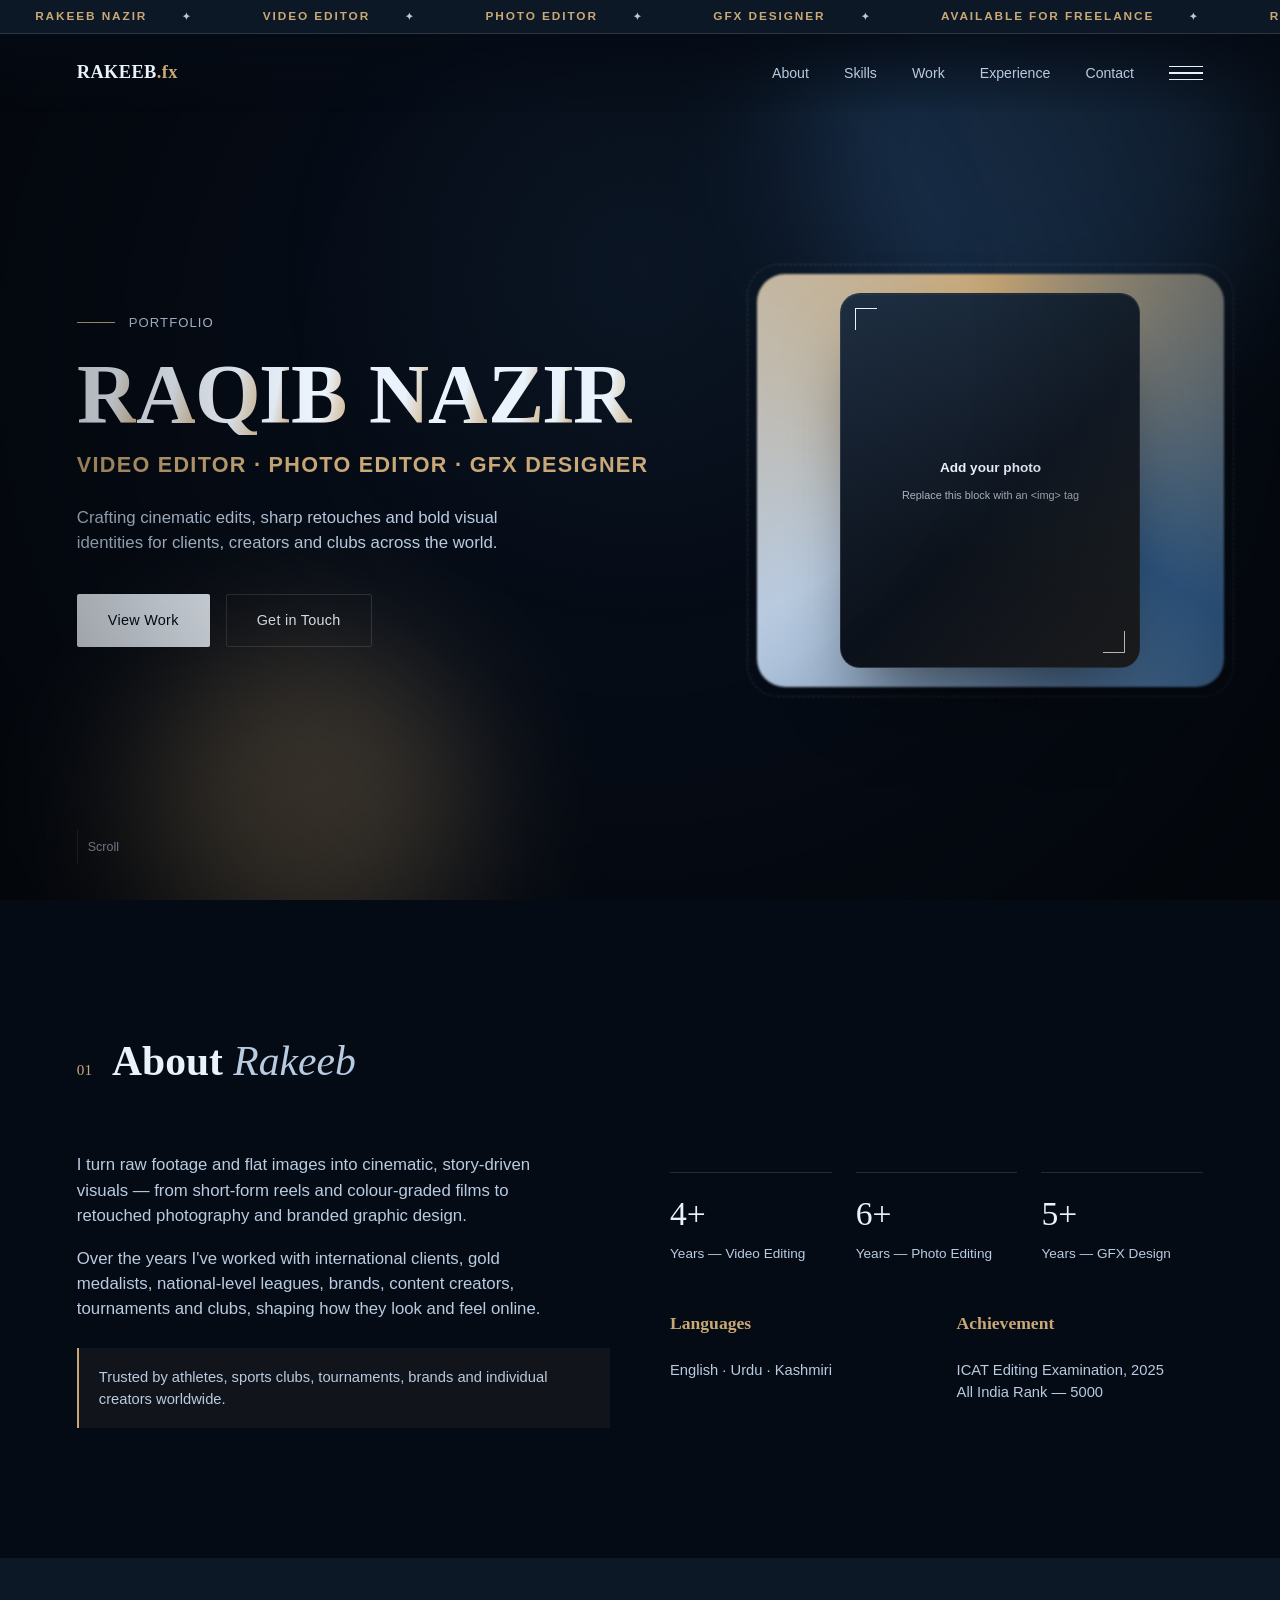
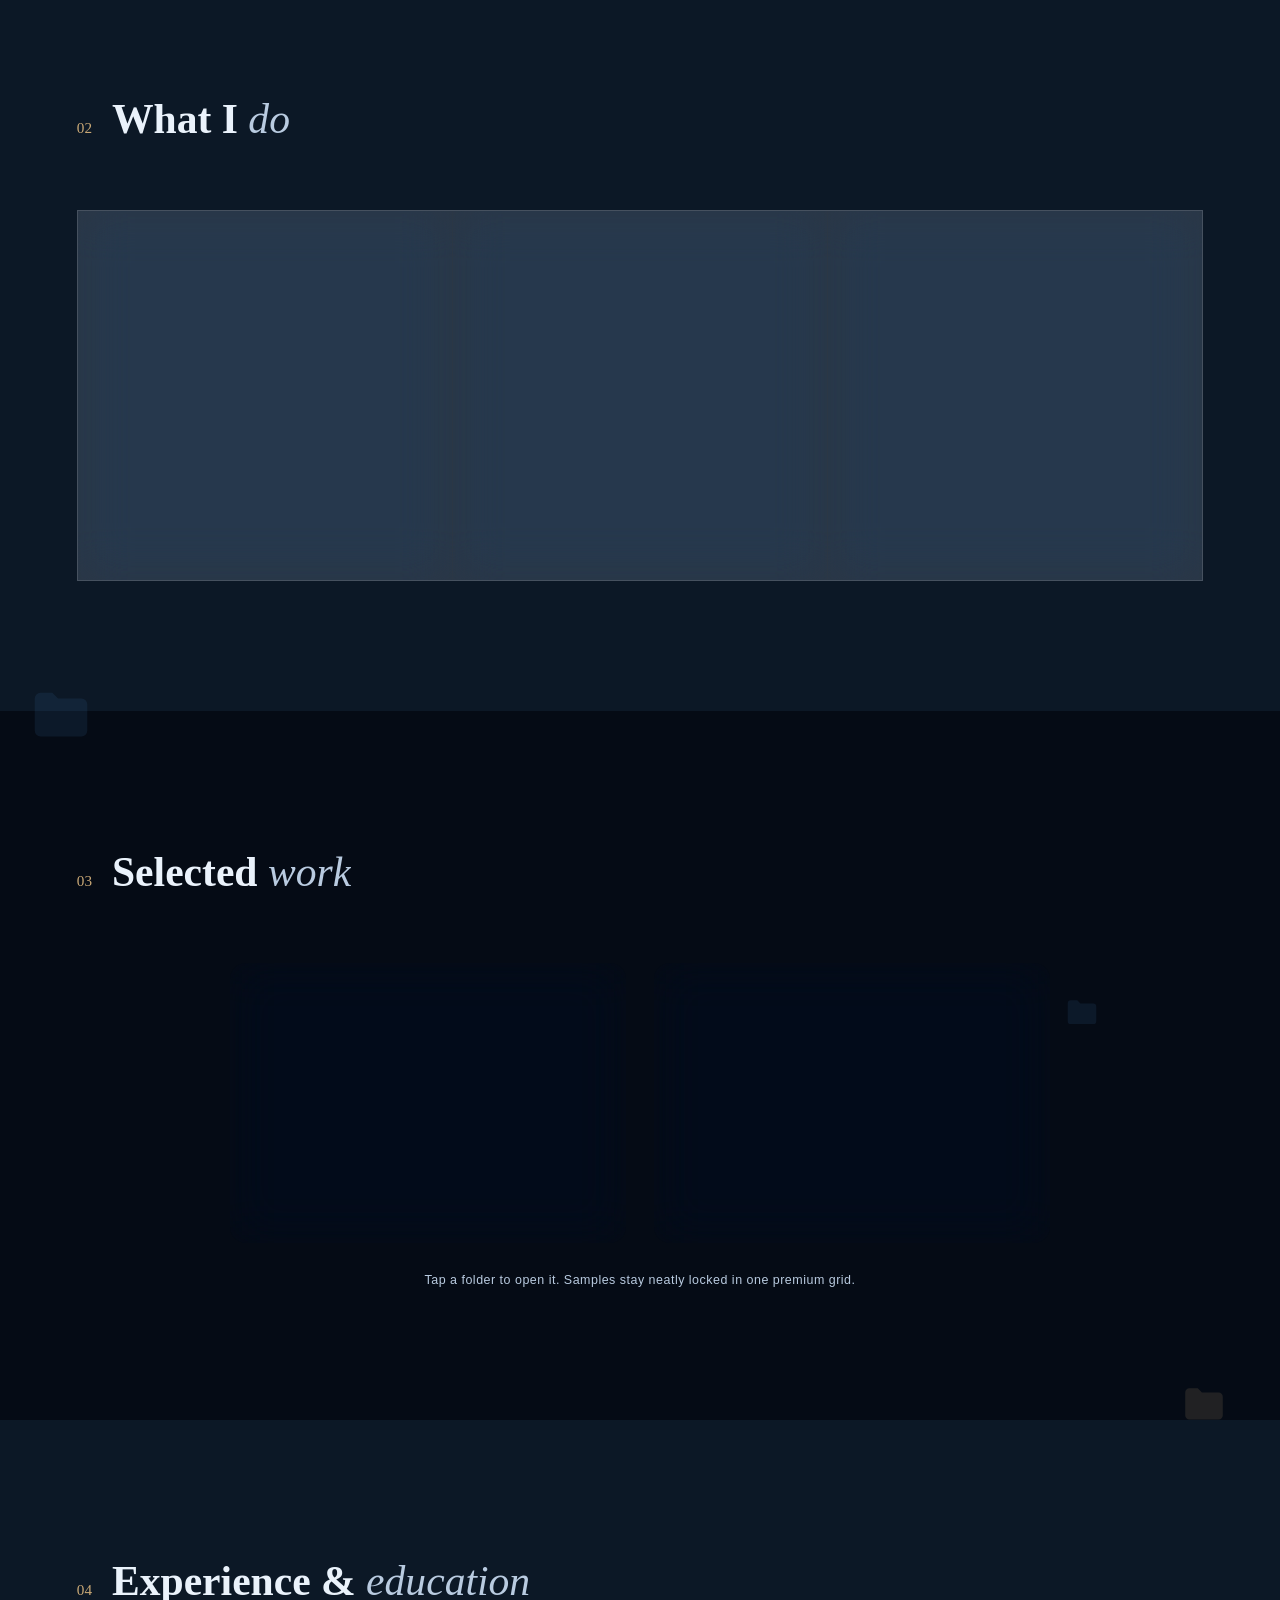
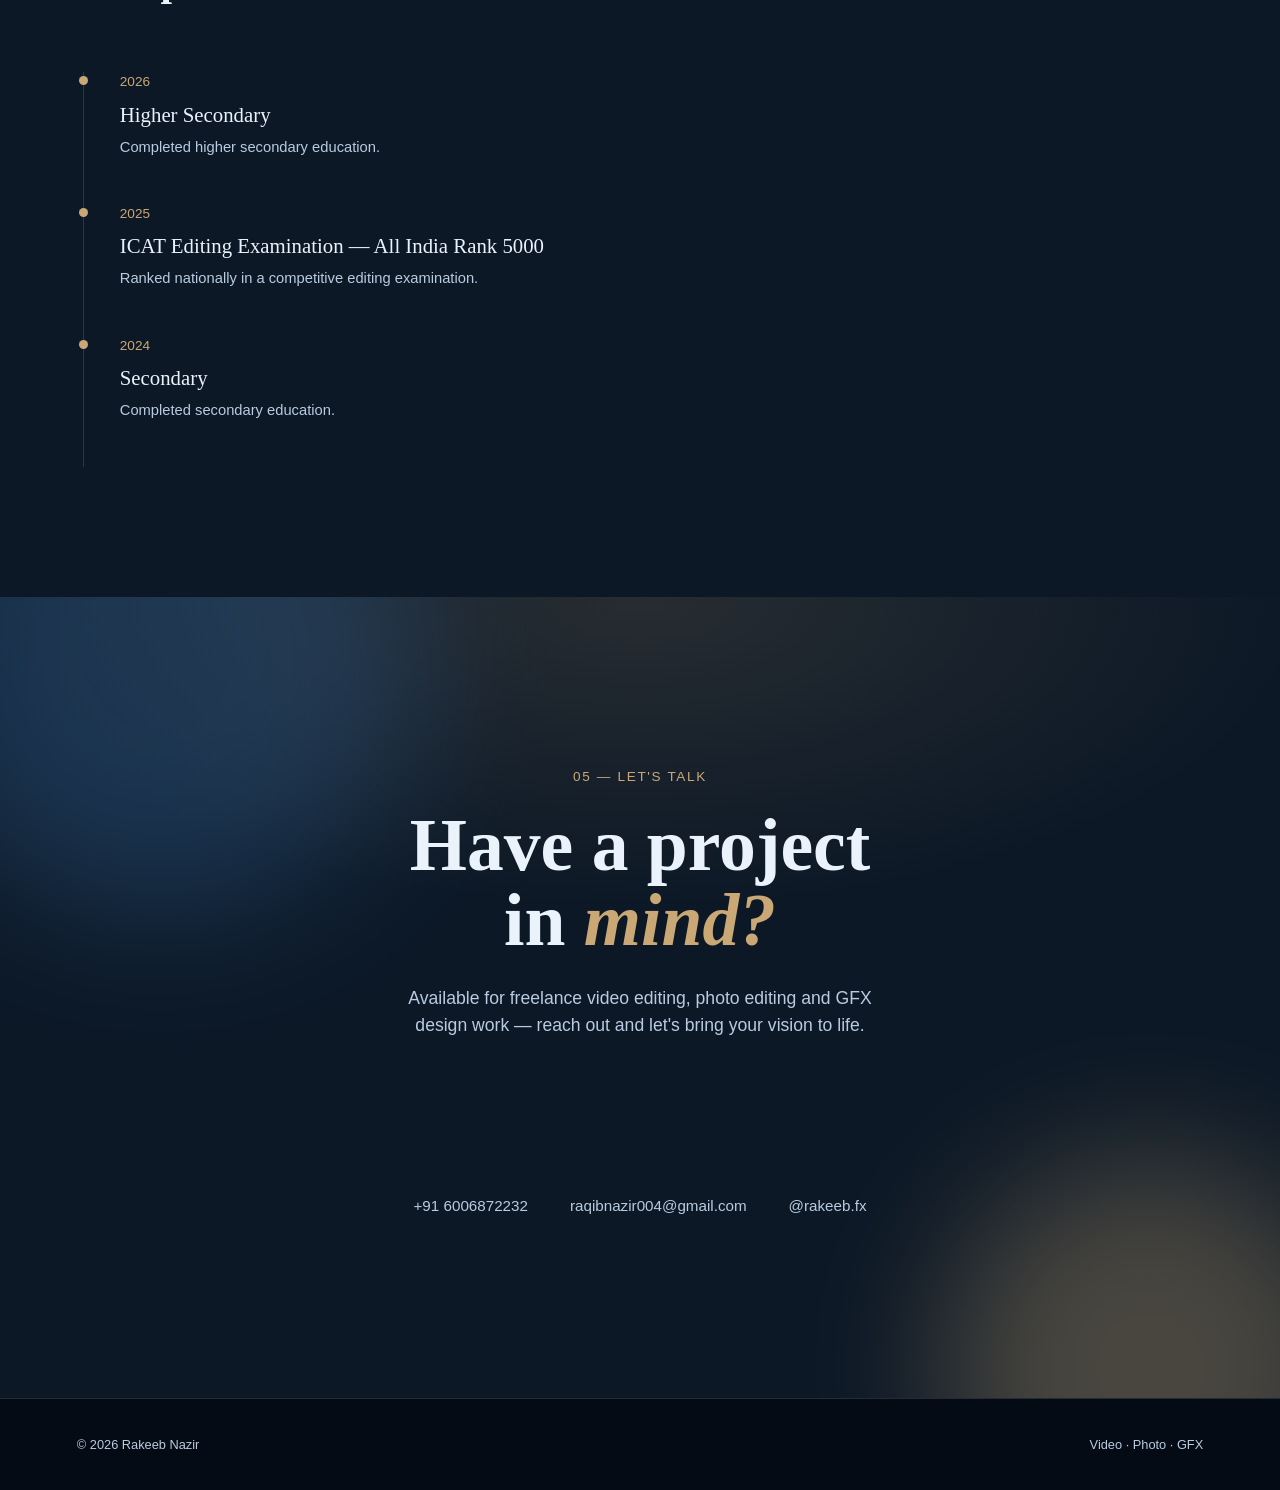
<file: rakeeb-fx-portfolio-final-spiders-tiny-glowing.html>
<!DOCTYPE html>
<html lang="en">
<head>
<meta charset="UTF-8">
<meta name="viewport" content="width=device-width, initial-scale=1.0">
<title>Rakeeb Nazir — Video Editor · Photo Editor · GFX Designer</title>
<style>
  :root{
    --prussian:#0B2545;
    --sailor:#3A6EA5;
    --alice:#EAF2FB;
    --alice-dim:#B9CBE0;
    --gold:#C9A876;
    --gold-dim:#8f7a53;
    --ink:#050B15;
    --ink-2:#0C1826;
    --line:rgba(234,242,251,0.14);
    --serif:'Fraunces', Georgia, serif;
    --sans:'Inter', -apple-system, sans-serif;
  }
  @font-face{font-family:'Fraunces';src:local('Georgia');}
  *{box-sizing:border-box; margin:0; padding:0;}
  html{scroll-behavior:smooth;}
  body{
    background:var(--ink);
    color:var(--alice);
    font-family:var(--sans);
    overflow-x:hidden;
    line-height:1.5;
  }
  ::selection{background:var(--gold); color:var(--ink);}

  .grain{
    position:fixed; inset:0; pointer-events:none; z-index:40;
    background-image:url("data:image/svg+xml,%3Csvg xmlns='http://www.w3.org/2000/svg' width='120' height='120'%3E%3Cfilter id='n'%3E%3CfeTurbulence type='fractalNoise' baseFrequency='0.9' numOctaves='2' stitchTiles='stitch'/%3E%3C/filter%3E%3Crect width='100%25' height='100%25' filter='url(%23n)' opacity='0.035'/%3E%3C/svg%3E");
    mix-blend-mode:overlay;
  }
  .vignette{
    position:fixed; inset:0; pointer-events:none; z-index:39;
    background:radial-gradient(circle at 50% 40%, transparent 40%, rgba(0,0,0,0.55) 100%);
  }
  .spotlight{
    position:fixed; inset:0; pointer-events:none; z-index:2;
    background:radial-gradient(600px circle at var(--mx,50%) var(--my,30%), rgba(58,110,165,0.10), transparent 60%);
    transition:background .1s;
  }
  .progress{position:fixed; top:0; left:0; height:2px; background:linear-gradient(90deg,var(--sailor),var(--gold)); width:0%; z-index:60; transition:width .1s;}

  .marquee-bar{
    position:fixed; top:0; left:0; right:0; height:34px; z-index:55;
    background:var(--ink-2); border-bottom:1px solid var(--line);
    display:flex; align-items:center; overflow:hidden;
    opacity:0; animation:rise .8s .5s forwards;
  }
  .marquee-track{display:flex; white-space:nowrap; animation:marqueeScroll 24s linear infinite;}
  .marquee-track span{
    padding:0 2.2rem; font-size:0.74rem; letter-spacing:0.16em; text-transform:uppercase;
    color:var(--gold); font-weight:600; flex-shrink:0;
  }
  .marquee-track span::after{content:'✦'; margin-left:2.2rem; color:var(--alice-dim); font-size:0.6rem;}
  @keyframes marqueeScroll{from{transform:translateX(0);} to{transform:translateX(-50%);}}

  /* intro curtain */
  .curtain{position:fixed; inset:0; z-index:80; display:flex; pointer-events:none;}
  .curtain div{flex:1; background:var(--ink);}
  .curtain div:first-child{animation:curtainL .9s .1s cubic-bezier(.77,0,.18,1) forwards;}
  .curtain div:last-child{animation:curtainR .9s .1s cubic-bezier(.77,0,.18,1) forwards;}
  @keyframes curtainL{to{transform:translateX(-100%);}}
  @keyframes curtainR{to{transform:translateX(100%);}}

  nav{
    position:fixed; top:34px; left:0; right:0; z-index:50;
    display:flex; justify-content:space-between; align-items:center;
    padding:22px 6vw;
    backdrop-filter:blur(10px);
    background:linear-gradient(to bottom, rgba(5,11,21,0.85), transparent);
    opacity:0; animation:rise .8s .9s forwards;
  }
  .logo{font-family:var(--serif); font-size:1.15rem; letter-spacing:0.02em; font-weight:600; color:var(--alice);}
  .logo span{color:var(--gold);}
  .nav-right{display:flex; align-items:center; gap:2.2rem;}
  nav ul{list-style:none; display:flex; gap:2.2rem;}
  nav a{color:var(--alice-dim); text-decoration:none; font-size:0.88rem; position:relative; padding-bottom:4px;}
  nav a::after{content:''; position:absolute; left:0; bottom:0; width:0%; height:1px; background:var(--gold); transition:width .35s ease;}
  nav a:hover{color:var(--alice);}
  nav a:hover::after{width:100%;}

  .menu-toggle{
    display:flex; flex-direction:column; justify-content:center; gap:5px;
    width:34px; height:34px; background:none; border:none; cursor:pointer;
    position:relative; z-index:56; padding:0;
  }
  .menu-toggle span{display:block; width:100%; height:1.5px; background:var(--alice); transition:transform .35s ease, opacity .35s ease;}
  .menu-toggle.active span:nth-child(1){transform:translateY(6.5px) rotate(45deg);}
  .menu-toggle.active span:nth-child(2){opacity:0;}
  .menu-toggle.active span:nth-child(3){transform:translateY(-6.5px) rotate(-45deg);}

  .mega-menu{
    position:fixed; top:78px; right:6vw; z-index:56; min-width:200px;
    background:var(--ink-2); border:1px solid var(--line); border-radius:14px; padding:10px;
    display:flex; flex-direction:column;
    opacity:0; transform:translateY(-12px) scale(.95); pointer-events:none;
    transition:opacity .3s ease, transform .3s ease;
    box-shadow:0 30px 60px -20px rgba(0,0,0,.65);
  }
  .mega-menu.open{opacity:1; transform:translateY(0) scale(1); pointer-events:auto;}
  .mega-menu a{
    padding:13px 16px; color:var(--alice-dim); text-decoration:none; font-size:0.9rem;
    border-radius:9px; transition:background .25s ease, color .25s ease, padding-left .25s ease;
  }
  .mega-menu a:hover{background:rgba(201,168,118,0.1); color:var(--alice); padding-left:20px;}

  .blob{position:absolute; border-radius:50%; filter:blur(70px); opacity:0.32; pointer-events:none; z-index:0;}
  @keyframes float1{0%,100%{transform:translate(0,0) scale(1);} 50%{transform:translate(30px,-40px) scale(1.1);}}
  @keyframes float2{0%,100%{transform:translate(0,0) scale(1);} 50%{transform:translate(-40px,30px) scale(1.15);}}
  @keyframes float3{0%,100%{transform:translate(0,0);} 50%{transform:translate(20px,20px);}}

  .hero{
    position:relative; min-height:100vh; display:flex; align-items:center;
    padding:0 6vw; background:var(--ink); overflow:hidden;
  }
  .hero .blob-a{width:480px; height:480px; background:var(--sailor); top:-100px; right:0; animation:float1 12s ease-in-out infinite;}
  .hero .blob-b{width:340px; height:340px; background:var(--gold); bottom:-80px; left:10%; animation:float2 14s ease-in-out infinite;}

  .hero-grid{
    position:relative; z-index:2;
    display:grid; grid-template-columns:1.2fr 0.8fr; gap:5vw; align-items:center; width:100%;
    padding-top:60px;
  }
  .eyebrow-row{display:flex; align-items:center; gap:14px; margin-bottom:22px; opacity:0; animation:rise .9s 1.1s forwards;}
  .eyebrow-line{width:38px; height:1px; background:var(--gold);}
  .eyebrow-row span{font-size:0.82rem; color:var(--alice-dim); letter-spacing:0.08em; text-transform:uppercase;}

  .hero-name{
    font-family:var(--serif); font-weight:700;
    font-size:clamp(2.6rem, 6.6vw, 5.8rem); line-height:0.95; letter-spacing:-0.02em;
    display:flex; flex-wrap:wrap; overflow:hidden;
  }
  .hero-name .letter{
    display:inline-block;
    background:linear-gradient(100deg, var(--alice) 30%, var(--gold) 55%, var(--alice) 80%);
    background-size:220% auto; -webkit-background-clip:text; background-clip:text; color:transparent;
    opacity:0; transform:translateY(110%) rotate(8deg);
    animation:letterIn .9s cubic-bezier(.2,.8,.2,1) forwards, shine 7s linear infinite 2.6s;
  }
  .hero-name .letter-space{width:0.28em; animation:none !important; opacity:1;}
  @keyframes letterIn{to{opacity:1; transform:translateY(0) rotate(0deg);}}
  @keyframes shine{to{background-position:-220% center;}}

  .hero-role{
    font-family:var(--sans); font-size:clamp(1rem,2vw,1.35rem); letter-spacing:0.06em; text-transform:uppercase;
    color:var(--gold); margin-top:14px; font-weight:600;
    opacity:0; animation:rise 1s 1.6s forwards;
  }
  .hero-sub{
    max-width:480px; margin-top:24px; color:var(--alice-dim); font-size:1.05rem;
    opacity:0; animation:rise 1s 1.75s forwards;
  }
  .hero-cta{margin-top:38px; display:flex; gap:16px; flex-wrap:wrap; opacity:0; animation:rise 1s 1.9s forwards;}
  .btn{
    position:relative; overflow:hidden;
    padding:15px 30px; border-radius:2px; font-size:0.9rem; text-decoration:none;
    transition:transform .3s, box-shadow .3s; letter-spacing:0.02em; border:1px solid transparent;
    display:inline-block;
  }
  .btn-solid{background:var(--alice); color:var(--ink);}
  .btn-solid:hover{transform:translateY(-3px); box-shadow:0 14px 30px -8px rgba(201,168,118,0.5);}
  .btn-ghost{border-color:var(--line); color:var(--alice);}
  .btn-ghost:hover{transform:translateY(-3px); border-color:var(--gold); background:rgba(201,168,118,0.1);}
  .btn::before{content:''; position:absolute; top:0; left:-120%; width:60%; height:100%; background:linear-gradient(120deg, transparent, rgba(255,255,255,0.35), transparent); transform:skewX(-20deg);}
  .btn:hover::before{animation:sweep .8s ease;}
  @keyframes sweep{to{left:140%;}}

  /* portrait assembling from fragments */
  .portrait-wrap{
    position:relative; display:flex; align-items:center; justify-content:center;
    opacity:0; animation:portraitIn 1.1s 1.3s cubic-bezier(.2,.7,.2,1) forwards, bob 5s ease-in-out infinite 3s;
  }
  @keyframes portraitIn{0%{opacity:0; transform:scale(.4) rotate(-25deg); filter:blur(14px);} 100%{opacity:1; transform:scale(1) rotate(0deg); filter:blur(0);}}
  @keyframes bob{0%,100%{transform:translateY(0);} 50%{transform:translateY(-14px);}}
  .shard{position:absolute; border-radius:50%; z-index:1; opacity:0;}
  .shard1{width:60px; height:60px; background:var(--sailor); top:-40px; left:-60px; animation:shard1move 1.1s 1.15s cubic-bezier(.2,.8,.2,1) forwards;}
  .shard2{width:40px; height:40px; background:var(--gold); bottom:-20px; right:-50px; animation:shard2move 1.1s 1.25s cubic-bezier(.2,.8,.2,1) forwards;}
  .shard3{width:26px; height:26px; background:var(--alice); top:50%; right:-70px; animation:shard3move 1.1s 1.35s cubic-bezier(.2,.8,.2,1) forwards;}
  @keyframes shard1move{0%{opacity:.9; transform:translate(-120px,-140px) rotate(-60deg) scale(1.6);} 100%{opacity:0; transform:translate(0,0) rotate(0) scale(.3);}}
  @keyframes shard2move{0%{opacity:.9; transform:translate(140px,120px) rotate(80deg) scale(1.6);} 100%{opacity:0; transform:translate(0,0) rotate(0) scale(.3);}}
  @keyframes shard3move{0%{opacity:.9; transform:translate(150px,-40px) rotate(40deg) scale(1.4);} 100%{opacity:0; transform:translate(0,0) rotate(0) scale(.3);}}

  .ring{
    position:absolute; width:110%; height:110%; border-radius:28px;
    background:conic-gradient(from 0deg, var(--gold), var(--sailor), var(--alice-dim), var(--gold));
    animation:spin 8s linear infinite;
    filter:blur(1px);
  }
  .ring::after{content:''; position:absolute; inset:-10px; border-radius:32px; border:1px dashed rgba(234,242,251,0.2);}
  @keyframes spin{to{transform:rotate(360deg);}}
  .portrait{
    position:relative; width:min(300px,68vw); aspect-ratio:4/5; border-radius:20px;
    background:
      linear-gradient(160deg, rgba(234,242,251,0.06), rgba(234,242,251,0.01)),
      linear-gradient(200deg, var(--ink-2), var(--ink) 70%);
    border:1px solid rgba(234,242,251,0.12);
    backdrop-filter:blur(6px);
    display:flex; align-items:center; justify-content:center;
    overflow:hidden; z-index:2;
    box-shadow:0 40px 70px -25px rgba(0,0,0,0.6), inset 0 1px 0 rgba(255,255,255,0.05);
    transition:transform .4s ease;
    animation:breathe 4s ease-in-out infinite, glowPulse 3s ease-in-out infinite;
  }
  @keyframes breathe{0%,100%{transform:scale(1);} 50%{transform:scale(1.02);}}
  @keyframes glowPulse{0%,100%{box-shadow:0 40px 70px -25px rgba(0,0,0,0.6), 0 0 0px rgba(201,168,118,0);} 50%{box-shadow:0 40px 70px -25px rgba(0,0,0,0.6), 0 0 35px rgba(201,168,118,0.35);}}
  .portrait::before{
    content:''; position:absolute; inset:0;
    background:linear-gradient(135deg, rgba(58,110,165,0.16), transparent 55%, rgba(201,168,118,0.14));
    pointer-events:none;
  }
  .frame-corner{position:absolute; width:22px; height:22px; z-index:3; border-color:var(--gold);}
  .fc-tl{top:14px; left:14px; border-top:1.5px solid; border-left:1.5px solid;}
  .fc-br{bottom:14px; right:14px; border-bottom:1.5px solid; border-right:1.5px solid;}
  .portrait-wrap:hover .portrait{transform:translateY(-6px);}
  .portrait-wrap:hover .ring{animation-duration:2.5s;}
  .portrait img{width:100%; height:100%; object-fit:cover; display:block; transition:transform .5s ease;}
  .portrait-wrap:hover .portrait img{transform:scale(1.06);}
  .portrait-label{color:var(--alice); font-size:0.85rem; text-align:center; z-index:2; padding:16px; font-weight:600;}
  .portrait-label small{display:block; margin-top:8px; font-size:0.68rem; opacity:0.7; font-weight:400;}

  @keyframes rise{from{opacity:0; transform:translateY(26px);} to{opacity:1; transform:translateY(0);}}

  .scroll-cue{
    position:absolute; bottom:36px; left:6vw; display:flex; align-items:center; gap:10px; z-index:2;
    color:var(--alice-dim); font-size:0.78rem; opacity:0; animation:rise 1s 2.2s forwards;
  }
  .scroll-cue .bar{width:1px; height:34px; background:var(--line); position:relative; overflow:hidden;}
  .scroll-cue .bar::after{content:''; position:absolute; top:-100%; left:0; width:100%; height:100%; background:var(--gold); animation:scrollbar 1.8s infinite;}
  @keyframes scrollbar{50%{top:0;} 100%{top:100%;}}

  section{padding:130px 6vw; position:relative; scroll-margin-top:90px;}
  .section-head{display:flex; align-items:baseline; gap:20px; margin-bottom:60px;}
  .section-num{font-family:var(--serif); font-size:0.95rem; color:var(--gold);}
  .title-mask{overflow:hidden; display:inline-block; position:relative;}
  .section-title{font-family:var(--serif); font-size:clamp(1.8rem,3.4vw,2.6rem); font-weight:600; color:var(--alice); position:relative; display:inline-block; transform:translateY(100%); transition:transform .9s cubic-bezier(.2,.8,.2,1);}
  .section-head.in .section-title{transform:translateY(0);}
  .section-title em{font-style:italic; color:var(--alice-dim); font-weight:400;}
  .curtain-wipe{position:absolute; inset:0; background:var(--gold); transform:scaleX(0); transform-origin:left; z-index:3;}
  .section-head.in .curtain-wipe{animation:wipe 1s cubic-bezier(.6,0,.2,1) forwards;}
  @keyframes wipe{0%{transform:scaleX(0); transform-origin:left;} 45%{transform:scaleX(1); transform-origin:left;} 55%{transform-origin:right;} 100%{transform:scaleX(0); transform-origin:right;}}

  .reveal{opacity:0; transform:translateY(34px); transition:opacity .8s ease, transform .8s ease;}
  .reveal.in{opacity:1; transform:translateY(0);}
  .stagger > *{opacity:0; transform:translateY(24px) scale(.96); transition:opacity .6s ease, transform .6s ease;}
  .stagger.in > *{opacity:1; transform:translateY(0) scale(1);}
  .stagger.in > *:nth-child(1){transition-delay:.05s;}
  .stagger.in > *:nth-child(2){transition-delay:.15s;}
  .stagger.in > *:nth-child(3){transition-delay:.25s;}
  .stagger.in > *:nth-child(4){transition-delay:.35s;}
  .stagger.in > *:nth-child(5){transition-delay:.45s;}
  .stagger.in > *:nth-child(6){transition-delay:.55s;}

  .ratio-grid.stagger > *{opacity:0; transform:translateY(18px) scale(.98); transition:opacity .55s ease, transform .55s cubic-bezier(.2,.8,.2,1);}
  .ratio-grid.stagger.in > *{opacity:1; transform:translateY(0) scale(1);}
  .ratio-grid.stagger.in > *:nth-child(1){transition-delay:.04s;}
  .ratio-grid.stagger.in > *:nth-child(2){transition-delay:.10s;}
  .ratio-grid.stagger.in > *:nth-child(3){transition-delay:.16s;}
  .ratio-grid.stagger.in > *:nth-child(4){transition-delay:.22s;}

  .about-grid{display:grid; grid-template-columns:1fr 1fr; gap:60px;}
  .about-text p{color:var(--alice-dim); font-size:1.05rem; margin-bottom:18px; max-width:52ch;}
  .stat-row{display:grid; grid-template-columns:repeat(3,1fr); gap:24px; margin-top:20px;}
  .stat{border-top:1px solid var(--line); padding-top:16px; transition:border-color .3s;}
  .stat:hover{border-color:var(--gold);}
  .stat .num{font-family:var(--serif); font-size:2.1rem; color:var(--alice);}
  .stat .lbl{color:var(--alice-dim); font-size:0.85rem; margin-top:4px;}
  .clients-note{margin-top:26px; padding:18px 20px; border-left:2px solid var(--gold); background:rgba(201,168,118,0.06); color:var(--alice-dim); font-size:0.92rem; transition:background .3s;}
  .clients-note:hover{background:rgba(201,168,118,0.13);}

  .skill-cols{display:grid; grid-template-columns:repeat(3,1fr); gap:1px; background:var(--line); border:1px solid var(--line);}
  .skill-col{background:var(--ink); padding:36px 30px; transition:background .35s, transform .35s;}
  .skill-col:hover{background:var(--ink-2); transform:translateY(-6px);}
  .skill-col h3{font-family:var(--serif); font-size:1.3rem; margin-bottom:20px; color:var(--alice); display:flex; align-items:center; gap:12px;}
  .skill-col h3 svg{width:26px; height:26px; color:var(--gold); flex-shrink:0;}
  .skill-col ul{list-style:none;}
  .skill-col li{color:var(--alice-dim); font-size:0.92rem; padding:9px 0; border-top:1px solid var(--line); position:relative; padding-left:16px; transition:color .25s, padding-left .25s;}
  .skill-col li:first-child{border-top:none;}
  .skill-col li::before{content:'—'; position:absolute; left:0; color:var(--gold);}
  .skill-col li:hover{color:var(--alice); padding-left:22px;}

  /* folder cards — click to open a section's projects */
  .folder-grid{
    display:grid; grid-template-columns:repeat(2,1fr); gap:28px; max-width:820px; margin:0 auto;
    position:relative;
  }
  .folder-card{
    position:relative; overflow:hidden; cursor:pointer; text-align:center;
    padding:48px 30px; border:1px solid var(--line); border-radius:16px;
    background:linear-gradient(160deg, rgba(234,242,251,0.05), rgba(234,242,251,0.01));
    transition:transform .4s ease, border-color .35s ease, box-shadow .4s ease;
  }
  .folder-card:hover{transform:translateY(-8px); border-color:var(--gold); box-shadow:0 30px 60px -22px rgba(201,168,118,0.4);}
  .folder-card.open{border-color:var(--gold); background:rgba(201,168,118,0.06);}
  .folder-icon{width:56px; height:56px; margin:0 auto 20px; color:var(--gold); animation:folderBob 4.5s ease-in-out infinite;}
  .folder-icon svg{width:100%; height:100%;}
  @keyframes folderBob{0%,100%{transform:translateY(0) rotate(0deg);} 50%{transform:translateY(-6px) rotate(-3deg);}}
  .folder-card h3{font-family:var(--serif); font-size:1.35rem; color:var(--alice); margin-bottom:8px;}
  .folder-card p{color:var(--alice-dim); font-size:0.9rem; margin-bottom:20px;}
  .folder-cta{
    display:inline-flex; align-items:center; gap:8px; font-size:0.8rem; letter-spacing:0.06em;
    text-transform:uppercase; color:var(--gold); font-weight:600;
  }
  .folder-cta .arrow{transition:transform .35s ease;}
  .folder-card.open .folder-cta .arrow{transform:rotate(90deg);}
  .folder-card:hover .folder-cta .arrow{transform:translateX(4px);}

  /* decorative ambient folders floating in the background of the work section */
  .folder-float{position:absolute; opacity:0.14; color:var(--sailor); pointer-events:none; z-index:0;}
  .folder-float svg{width:100%; height:100%;}
  .ff1{width:70px; height:70px; top:-30px; left:2%; animation:float1 11s ease-in-out infinite;}
  .ff2{width:50px; height:50px; bottom:-10px; right:4%; color:var(--gold); animation:float2 13s ease-in-out infinite;}
  .ff3{width:38px; height:38px; top:40%; right:14%; animation:float3 9s ease-in-out infinite;}

  .folder-panel{
    max-height:0; overflow:hidden; opacity:0; margin-top:0;
    transition:max-height .6s cubic-bezier(.2,.8,.2,1), opacity .5s ease, margin-top .5s ease;
  }
  .folder-panel.open{max-height:1600px; opacity:1; margin-top:48px;}
  .panel-head{display:flex; align-items:center; justify-content:space-between; margin-bottom:28px; max-width:900px; margin-left:auto; margin-right:auto;}
  .panel-head h4{font-family:var(--serif); font-size:1.4rem; color:var(--alice); font-weight:600;}
  .panel-close{
    background:none; border:1px solid var(--line); color:var(--alice-dim); border-radius:50px;
    padding:8px 18px; font-size:0.8rem; cursor:pointer; transition:border-color .3s, color .3s;
  }
  .panel-close:hover{border-color:var(--gold); color:var(--alice);}

  .ratio-grid{
    display:grid; grid-template-columns:repeat(4,minmax(0,1fr)); gap:22px; max-width:980px; margin:0 auto;
    align-items:start;
  }
  .ratio-card{width:100%; max-width:none;}
  #gfx-panel .ratio-card{aspect-ratio:3/4;}
  #video-panel .ratio-card{aspect-ratio:9/16;}

  .project-grid{
    display:grid; grid-template-columns:repeat(3,1fr); gap:24px; max-width:900px; margin:0 auto;
    perspective:1200px;
  }
  .project-card{
    max-width:220px; margin:0 auto; width:100%; border:1px solid rgba(255,255,255,.14); border-radius:20px;
    display:flex; flex-direction:column; align-items:center; justify-content:center; gap:10px;
    color:var(--alice-dim); font-size:0.85rem; position:relative; overflow:hidden;
    user-select:none; -webkit-user-select:none; touch-action:auto; transform:translateZ(0);
    background:linear-gradient(145deg,rgba(255,255,255,.12),rgba(255,255,255,.035) 48%,rgba(255,255,255,.015));
    backdrop-filter:blur(22px) saturate(145%); -webkit-backdrop-filter:blur(22px) saturate(145%);
    box-shadow:inset 0 1px 0 rgba(255,255,255,.18), 0 18px 45px rgba(0,0,0,.28);
    transition:border-color .35s, background .35s, box-shadow .35s, filter .35s, transform .35s cubic-bezier(.2,.8,.2,1);
  }
  .project-card::before{
    content:''; position:absolute; inset:-60%; pointer-events:none;
    background:conic-gradient(from 0deg, transparent 0 68%, rgba(201,168,118,.22) 74%, transparent 82%);
    animation:projectSweep 5s linear infinite;
  }
  .project-card::after{
    content:''; position:absolute; inset:0; pointer-events:none;
    background:linear-gradient(135deg, rgba(234,242,251,.08), transparent 42%, rgba(201,168,118,.08));
    opacity:0; transition:opacity .35s;
  }
  .project-card:hover{
    border-color:rgba(201,168,118,.62); background:linear-gradient(145deg,rgba(255,255,255,.16),rgba(201,168,118,.07));
    box-shadow:inset 0 1px 0 rgba(255,255,255,.22), 0 26px 55px rgba(0,0,0,.34), 0 0 30px rgba(201,168,118,.14);
    filter:saturate(1.08); transform:translateY(-6px) scale(1.015);
  }
  .project-card:active{transform:translateY(-3px) scale(1.005);}
  .project-card.dragging{ /* legacy class kept harmless for cached scripts */ }
  .project-card video, .project-card img{width:100%; height:100%; object-fit:cover; display:block;}
  .plus{font-size:1.8rem; color:var(--gold); font-family:var(--serif); transition:transform .35s, opacity .35s;}
  .project-card:hover .plus{transform:rotate(90deg) scale(1.15);}
  .project-card:hover::after{opacity:1;}
  @keyframes projectSweep{to{transform:rotate(360deg);}}
  @keyframes projectGlow{
    0%,100%{box-shadow:0 0 0 rgba(201,168,118,0);}
    50%{box-shadow:0 0 24px rgba(201,168,118,.16);}
  }
  .project-card.project-animated{animation:projectGlow 3.5s ease-in-out infinite;}
  .project-card.project-animated:nth-child(2){animation-delay:.35s;}
  .project-card.project-animated:nth-child(3){animation-delay:.7s;}
  .project-card.project-animated:nth-child(4){animation-delay:1.05s;}
  .project-card.project-animated:nth-child(5){animation-delay:1.4s;}
  .project-card.project-animated:nth-child(6){animation-delay:1.75s;}
  .drag-hint{
    text-align:center; margin:28px auto 0; color:var(--alice-dim); font-size:.78rem; opacity:.65;
    letter-spacing:.04em;
  }

  .timeline{border-left:1px solid var(--line); margin-left:6px;}
  .t-item{position:relative; padding:0 0 46px 36px;}
  .t-item::before{content:''; position:absolute; left:-5px; top:4px; width:9px; height:9px; border-radius:50%; background:var(--gold); box-shadow:0 0 0 0 rgba(201,168,118,0.6); animation:tpulse 2.4s infinite;}
  @keyframes tpulse{0%{box-shadow:0 0 0 0 rgba(201,168,118,0.5);} 70%{box-shadow:0 0 0 10px rgba(201,168,118,0);} 100%{box-shadow:0 0 0 0 rgba(201,168,118,0);}}
  .t-year{color:var(--gold); font-size:0.85rem; margin-bottom:6px;}
  .t-title{font-family:var(--serif); font-size:1.3rem; color:var(--alice); margin-bottom:6px;}
  .t-desc{color:var(--alice-dim); font-size:0.92rem; max-width:60ch;}

  .info-row{display:grid; grid-template-columns:repeat(3,1fr); gap:40px;}
  .info-block h4{font-family:var(--serif); font-size:1.1rem; margin-bottom:16px; color:var(--gold);}
  .info-block p, .info-block li{color:var(--alice-dim); font-size:0.92rem; list-style:none; padding:6px 0;}

  .contact-section{
    position:relative; padding:170px 6vw; overflow:hidden;
    background:radial-gradient(ellipse 80% 60% at 50% 0%, rgba(201,168,118,0.14), transparent 65%), var(--ink-2);
  }
  .contact-section .blob-c{width:520px; height:520px; background:var(--sailor); top:-200px; left:-100px; animation:float3 10s ease-in-out infinite;}
  .contact-section .blob-d{width:420px; height:420px; background:var(--gold); bottom:-180px; right:-80px; animation:float1 13s ease-in-out infinite;}
  .contact-wrap{position:relative; z-index:2; text-align:center; max-width:800px; margin:0 auto;}
  .contact-eyebrow{color:var(--gold); letter-spacing:0.12em; text-transform:uppercase; font-size:0.85rem; margin-bottom:20px; opacity:0;}
  .contact-title{font-family:var(--serif); font-size:clamp(2.6rem,7vw,4.6rem); line-height:1.03; margin-bottom:26px; opacity:0;}
  .contact-title em{color:var(--gold); font-style:italic;}
  .contact-desc{color:var(--alice-dim); font-size:1.1rem; max-width:52ch; margin:0 auto; opacity:0;}
  .contact-cta{margin-top:50px; opacity:0; display:flex; justify-content:center; gap:22px; flex-wrap:wrap;}
  .icon-btn{
    display:flex; align-items:center; gap:14px;
    padding:16px 26px; border-radius:50px; text-decoration:none;
    background:rgba(234,242,251,0.04); border:1px solid var(--line);
    color:var(--alice); font-size:0.95rem; font-weight:500;
    transition:transform .35s, border-color .35s, background .35s, box-shadow .35s;
    position:relative; overflow:hidden;
  }
  .icon-btn svg{width:22px; height:22px; flex-shrink:0; position:relative; z-index:2;}
  .icon-btn span{position:relative; z-index:2;}
  .icon-btn::before{content:''; position:absolute; inset:0; border-radius:50px; opacity:0; background:linear-gradient(100deg,var(--sailor),var(--gold)); transition:opacity .35s;}
  .icon-btn:hover{transform:translateY(-5px); border-color:transparent; box-shadow:0 18px 34px -14px rgba(201,168,118,0.5);}
  .icon-btn:hover::before{opacity:1;}
  .icon-btn.whatsapp{animation:btnpop 2.6s ease-in-out infinite;}
  @keyframes btnpop{0%,100%{box-shadow:0 0 0 0 rgba(201,168,118,0.35);} 50%{box-shadow:0 0 0 10px rgba(201,168,118,0);}}
  .contact-links{display:flex; justify-content:center; gap:34px; flex-wrap:wrap; margin-top:40px; opacity:0;}
  .contact-links a{color:var(--alice-dim); text-decoration:none; font-size:0.95rem; padding:10px 4px; position:relative;}
  .contact-links a::after{content:''; position:absolute; left:0; bottom:0; width:0%; height:1px; background:var(--gold); transition:width .35s ease;}
  .contact-links a:hover{color:var(--alice);}
  .contact-links a:hover::after{width:100%;}
  .contact-wrap .fade-in{animation:rise 1s forwards;}
  .contact-eyebrow.fade-in{animation-delay:.05s;}
  .contact-title.fade-in{animation-delay:.15s;}
  .contact-desc.fade-in{animation-delay:.3s;}
  .contact-cta.fade-in{animation-delay:.45s;}
  .contact-links.fade-in{animation-delay:.6s;}

  footer{padding:36px 6vw; border-top:1px solid var(--line); display:flex; justify-content:space-between; color:var(--alice-dim); font-size:0.8rem;}



  /* iOS-inspired glass surface + premium touch feedback */
  .folder-card, .skill-col, .icon-btn, .mega-menu{
    background:linear-gradient(145deg,rgba(255,255,255,.105),rgba(255,255,255,.028));
    border-color:rgba(255,255,255,.14);
    box-shadow:inset 0 1px 0 rgba(255,255,255,.13), 0 18px 50px rgba(0,0,0,.22);
    backdrop-filter:blur(24px) saturate(150%); -webkit-backdrop-filter:blur(24px) saturate(150%);
  }
  .panel-close{background:rgba(255,255,255,.055); backdrop-filter:blur(14px); -webkit-backdrop-filter:blur(14px);}
  .bird-layer{position:fixed; inset:0; z-index:70; pointer-events:none; overflow:hidden;}
  .crow{position:absolute; left:0; top:0; width:34px; height:24px; opacity:0; filter:drop-shadow(0 7px 10px rgba(0,0,0,.5)); animation:flyCrow var(--dur,1.9s) cubic-bezier(.2,.65,.25,1) forwards;}
  .crow svg{width:100%;height:100%;overflow:visible;}
  @keyframes flyCrow{
    0%{opacity:0; transform:translate3d(var(--sx),var(--sy),0) scale(.65) rotate(var(--rot));}
    10%{opacity:.92;}
    48%{opacity:1; transform:translate3d(calc(var(--sx) + var(--mx)),calc(var(--sy) + var(--my)),0) scale(1) rotate(var(--rot2));}
    90%{opacity:.85;}
    100%{opacity:0; transform:translate3d(calc(var(--sx) + var(--ex)),calc(var(--sy) + var(--ey)),0) scale(.72) rotate(var(--rot3));}
  }
  .tap-ripple{position:fixed; width:10px; height:10px; border-radius:50%; pointer-events:none; z-index:69; border:1px solid rgba(255,255,255,.7); background:rgba(255,255,255,.06); transform:translate(-50%,-50%) scale(0); animation:ripple .7s ease-out forwards;}
  @keyframes ripple{to{transform:translate(-50%,-50%) scale(9);opacity:0;}}

  @media(max-width:860px){
    .hero-grid, .about-grid{grid-template-columns:1fr;}
    .portrait-wrap{order:-1; margin:0 auto 20px;}
    .skill-cols, .project-grid, .info-row, .folder-grid{grid-template-columns:1fr;}
    nav ul{display:none;}
    nav{top:34px; padding:18px 6vw;}
    section{padding:90px 6vw;}
    .contact-section{padding:110px 6vw;}
    .ratio-grid{grid-template-columns:repeat(2,minmax(0,1fr)); gap:16px;}
    .ratio-card{width:100%; max-width:none;}
  }
  @media (prefers-reduced-motion: reduce){
    *{animation:none !important; transition:none !important;}
    .section-title{transform:none;}
  }

.click-spider{position:fixed;z-index:9998;pointer-events:none;transform:translate(-50%,-50%);font-size:24px;animation:spiderDrop 1.15s cubic-bezier(.2,.8,.2,1) var(--delay) both;}
.spider-body{display:block;filter:drop-shadow(0 5px 10px rgba(0,0,0,.3));}
.spider-web{position:absolute;left:50%;top:-55px;width:1px;height:55px;background:rgba(255,255,255,.65);transform-origin:bottom;}
@keyframes spiderDrop{
  0%{opacity:0;transform:translate(-50%,-50%) scale(.35) rotate(-8deg)}
  10%{opacity:1}
  70%{opacity:.98}
  100%{opacity:.94;transform:translate(var(--exit-x),var(--exit-y)) scale(.42) rotate(var(--rot))}
}

</style>

<style id="spider-click-effect">
.spider-click-layer{
  position:fixed;
  inset:0;
  z-index:2147483647;
  pointer-events:none;
  overflow:hidden;
}
.click-spider{
  position:absolute;
  width:14px;
  height:18px;
  transform:translate(-50%,-10%) scale(.35);
  opacity:0;
  animation:spiderDrop 2.6s cubic-bezier(.18,.72,.2,1) forwards;
  filter:drop-shadow(0 5px 8px rgba(0,0,0,.35));
}
.click-spider svg{
  width:100%;
  height:100%;
  display:block;
}
@keyframes spiderDrop{
  0%{opacity:0;transform:translate(-50%,-10%) scale(.35) rotate(-8deg)}
  12%{opacity:1}
  55%{opacity:1;transform:translate(calc(-50% + var(--dx)),calc(-10% + var(--drop))) scale(1) rotate(var(--rot))}
  82%{opacity:1;transform:translate(calc(-50% + var(--dx2)),calc(-10% + var(--drop2))) scale(.92) rotate(calc(var(--rot) * -1))}
  100%{opacity:0;transform:translate(calc(-50% + var(--dx3)),calc(-10% + var(--drop3))) scale(.65) rotate(var(--rot))}
}
</style>

</head>
<body>

<div class="curtain"><div></div><div></div></div>
<div class="progress" id="progress"></div>
<div class="grain"></div>
<div class="vignette"></div>
<div class="spotlight" id="spotlight"></div>
<div class="marquee-bar">
  <div class="marquee-track">
    <span>Rakeeb Nazir</span><span>Video Editor</span><span>Photo Editor</span><span>GFX Designer</span><span>Available for Freelance</span>
    <span>Rakeeb Nazir</span><span>Video Editor</span><span>Photo Editor</span><span>GFX Designer</span><span>Available for Freelance</span>
  </div>
</div>

<nav>
  <div class="logo">RAKEEB<span>.fx</span></div>
  <div class="nav-right">
    <ul>
      <li><a href="#about">About</a></li>
      <li><a href="#skills">Skills</a></li>
      <li><a href="#work">Work</a></li>
      <li><a href="#experience">Experience</a></li>
      <li><a href="#contact">Contact</a></li>
    </ul>
    <button type="button" class="menu-toggle" id="menuToggle" aria-label="Open menu" aria-expanded="false">
      <span></span><span></span><span></span>
    </button>
  </div>
</nav>

<div class="mega-menu" id="megaMenu">
  <a href="#about">About Me</a>
  <a href="#contact">Contact</a>
  <a href="#gfxFolder" data-open="gfx-panel">GFX Projects</a>
  <a href="#videoFolder" data-open="video-panel">Video Projects</a>
</div>

<section class="hero">
  <div class="blob blob-a" data-depth="30"></div>
  <div class="blob blob-b" data-depth="18"></div>
  <div class="hero-grid">
    <div>
      <div class="eyebrow-row"><div class="eyebrow-line"></div><span>Portfolio</span></div>
      <h1 class="hero-name" id="heroName"></h1>
      <div class="hero-role">Video Editor · Photo Editor · GFX Designer</div>
      <p class="hero-sub">Crafting cinematic edits, sharp retouches and bold visual identities for clients, creators and clubs across the world.</p>
      <div class="hero-cta">
        <a href="#work" class="btn btn-solid">View Work</a>
        <a href="#contact" class="btn btn-ghost">Get in Touch</a>
      </div>
    </div>
    <div class="portrait-wrap">
      <span class="shard shard1"></span>
      <span class="shard shard2"></span>
      <span class="shard shard3"></span>
      <div class="ring"></div>
      <div class="portrait">
        <div class="frame-corner fc-tl"></div>
        <div class="frame-corner fc-br"></div>
        <div class="portrait-label">Add your photo<br><small>Replace this block with an &lt;img&gt; tag</small></div>
      </div>
    </div>
  </div>
  <div class="scroll-cue"><div class="bar"></div><span>Scroll</span></div>
</section>

<section id="about">
  <div class="section-head reveal"><span class="section-num">01</span><div class="title-mask"><h2 class="section-title">About <em>Rakeeb</em></h2><div class="curtain-wipe"></div></div></div>
  <div class="about-grid">
    <div class="about-text reveal">
      <p>I turn raw footage and flat images into cinematic, story-driven visuals — from short-form reels and colour-graded films to retouched photography and branded graphic design.</p>
      <p>Over the years I've worked with international clients, gold medalists, national-level leagues, brands, content creators, tournaments and clubs, shaping how they look and feel online.</p>
      <div class="clients-note">Trusted by athletes, sports clubs, tournaments, brands and individual creators worldwide.</div>
    </div>
    <div class="reveal">
      <div class="stat-row">
        <div class="stat"><div class="num">4+</div><div class="lbl">Years — Video Editing</div></div>
        <div class="stat"><div class="num">6+</div><div class="lbl">Years — Photo Editing</div></div>
        <div class="stat"><div class="num">5+</div><div class="lbl">Years — GFX Design</div></div>
      </div>
      <div class="info-row" style="margin-top:46px; grid-template-columns:1fr 1fr;">
        <div class="info-block">
          <h4>Languages</h4>
          <p>English · Urdu · Kashmiri</p>
        </div>
        <div class="info-block">
          <h4>Achievement</h4>
          <p>ICAT Editing Examination, 2025<br>All India Rank — 5000</p>
        </div>
      </div>
    </div>
  </div>
</section>

<section id="skills" style="background:var(--ink-2);">
  <div class="section-head reveal"><span class="section-num">02</span><div class="title-mask"><h2 class="section-title">What I <em>do</em></h2><div class="curtain-wipe"></div></div></div>
  <div class="skill-cols stagger">
    <div class="skill-col">
      <h3><svg viewBox="0 0 24 24" fill="none" stroke="currentColor" stroke-width="1.6"><rect x="2.5" y="6" width="14" height="12" rx="1.5"/><path d="M16.5 10l5-3v10l-5-3"/><path d="M6 6l2-3M10.5 6l2-3"/></svg>Video Editing</h3>
      <ul>
        <li>Cinematic video editing</li>
        <li>Reels & short-form content</li>
        <li>Social media edits</li>
        <li>Transitions & effects</li>
        <li>Color grading</li>
        <li>Motion graphics</li>
      </ul>
    </div>
    <div class="skill-col">
      <h3><svg viewBox="0 0 24 24" fill="none" stroke="currentColor" stroke-width="1.6"><path d="M4 8h3l1.5-2h7L17 8h3a1 1 0 011 1v9a1 1 0 01-1 1H4a1 1 0 01-1-1V9a1 1 0 011-1z"/><circle cx="12" cy="13" r="3.5"/></svg>Photo Editing</h3>
      <ul>
        <li>Professional photo editing</li>
        <li>Color correction & grading</li>
        <li>Retouching</li>
        <li>Creative manipulation</li>
        <li>Cinematic looks</li>
      </ul>
    </div>
    <div class="skill-col">
      <h3><svg viewBox="0 0 24 24" fill="none" stroke="currentColor" stroke-width="1.6"><path d="M12 19l7-7 3 3-7 7-3-3z"/><path d="M18 13l-1.5-7.5L2 2l3.5 14.5L13 18l5-5z"/><path d="M2 2l7.5 7.5"/><circle cx="10.5" cy="10.5" r="1.5"/></svg>GFX Design</h3>
      <ul>
        <li>Social media graphics</li>
        <li>Posters & thumbnails</li>
        <li>Creative compositions</li>
        <li>Visual effects</li>
        <li>Branding / design elements</li>
      </ul>
    </div>
  </div>
</section>

<section id="work">
  <div class="section-head reveal"><span class="section-num">03</span><div class="title-mask"><h2 class="section-title">Selected <em>work</em></h2><div class="curtain-wipe"></div></div></div>

  <div class="folder-float ff1" aria-hidden="true"><svg viewBox="0 0 24 24" fill="currentColor"><path d="M3 6a2 2 0 012-2h4l2 2h8a2 2 0 012 2v9a2 2 0 01-2 2H5a2 2 0 01-2-2V6z"/></svg></div>
  <div class="folder-float ff2" aria-hidden="true"><svg viewBox="0 0 24 24" fill="currentColor"><path d="M3 6a2 2 0 012-2h4l2 2h8a2 2 0 012 2v9a2 2 0 01-2 2H5a2 2 0 01-2-2V6z"/></svg></div>
  <div class="folder-float ff3" aria-hidden="true"><svg viewBox="0 0 24 24" fill="currentColor"><path d="M3 6a2 2 0 012-2h4l2 2h8a2 2 0 012 2v9a2 2 0 01-2 2H5a2 2 0 01-2-2V6z"/></svg></div>

  <div class="folder-grid stagger">
    <div class="folder-card" id="gfxFolder" data-target="gfx-panel">
      <div class="folder-icon"><svg viewBox="0 0 24 24" fill="none" stroke="currentColor" stroke-width="1.6"><path d="M3 6a2 2 0 012-2h4l2 2h8a2 2 0 012 2v9a2 2 0 01-2 2H5a2 2 0 01-2-2V6z"/></svg></div>
      <h3>GFX Samples</h3>
      <p>Posters, thumbnails & graphic design work</p>
      <span class="folder-cta"><span class="label">Click to open</span> <span class="arrow">→</span></span>
    </div>
    <div class="folder-card" id="videoFolder" data-target="video-panel">
      <div class="folder-icon"><svg viewBox="0 0 24 24" fill="none" stroke="currentColor" stroke-width="1.6"><path d="M3 6a2 2 0 012-2h4l2 2h8a2 2 0 012 2v9a2 2 0 01-2 2H5a2 2 0 01-2-2V6z"/></svg></div>
      <h3>Video Projects</h3>
      <p>Edits, reels & motion pieces</p>
      <span class="folder-cta"><span class="label">Click to open</span> <span class="arrow">→</span></span>
    </div>
  </div>

  <!-- GFX samples: all cards are locked to 3:4. Keep all GFX files together in this folder. -->
  <div class="folder-panel" id="gfx-panel">
    <div class="panel-head">
      <h4>GFX Samples</h4>
      <button type="button" class="panel-close" data-close="gfx-panel">Close ✕</button>
    </div>
    <div class="ratio-grid stagger">
      <div class="project-card ratio-card"><div class="plus">+</div>GFX Sample 01</div>
      <div class="project-card ratio-card"><div class="plus">+</div>GFX Sample 02</div>
      <div class="project-card ratio-card"><div class="plus">+</div>GFX Sample 03</div>
      <div class="project-card ratio-card"><div class="plus">+</div>GFX Sample 04</div>
    </div>
  </div>

  <div class="folder-panel" id="video-panel">
    <div class="panel-head">
      <h4>Video Projects</h4>
      <button type="button" class="panel-close" data-close="video-panel">Close ✕</button>
    </div>
    <div class="ratio-grid stagger">
      <div class="project-card ratio-card"><div class="plus">+</div>Video Sample 01</div>
      <div class="project-card ratio-card"><div class="plus">+</div>Video Sample 02</div>
      <div class="project-card ratio-card"><div class="plus">+</div>Video Sample 03</div>
      <div class="project-card ratio-card"><div class="plus">+</div>Video Sample 04</div>
    </div>
  </div>

  <div class="drag-hint reveal">Tap a folder to open it. Samples stay neatly locked in one premium grid.</div>
</section>

<section id="experience" style="background:var(--ink-2);">
  <div class="section-head reveal"><span class="section-num">04</span><div class="title-mask"><h2 class="section-title">Experience & <em>education</em></h2><div class="curtain-wipe"></div></div></div>
  <div class="timeline reveal">
    <div class="t-item">
      <div class="t-year">2026</div>
      <div class="t-title">Higher Secondary</div>
      <div class="t-desc">Completed higher secondary education.</div>
    </div>
    <div class="t-item">
      <div class="t-year">2025</div>
      <div class="t-title">ICAT Editing Examination — All India Rank 5000</div>
      <div class="t-desc">Ranked nationally in a competitive editing examination.</div>
    </div>
    <div class="t-item">
      <div class="t-year">2024</div>
      <div class="t-title">Secondary</div>
      <div class="t-desc">Completed secondary education.</div>
    </div>
  </div>
</section>

<section id="contact" class="contact-section">
  <div class="blob blob-c"></div>
  <div class="blob blob-d"></div>
  <div class="contact-wrap">
    <div class="contact-eyebrow">05 — Let's talk</div>
    <h2 class="contact-title">Have a project<br>in <em>mind?</em></h2>
    <p class="contact-desc">Available for freelance video editing, photo editing and GFX design work — reach out and let's bring your vision to life.</p>
    <div class="contact-cta">
      <a href="https://wa.me/916006872232" target="_blank" class="icon-btn whatsapp">
        <svg viewBox="0 0 24 24" fill="currentColor"><path d="M17.5 14.4c-.3-.1-1.7-.9-2-.9-.3-.1-.5-.1-.7.1-.2.3-.8.9-.9 1.1-.2.2-.3.2-.6.1-.3-.1-1.3-.5-2.4-1.5-.9-.8-1.5-1.8-1.7-2.1-.2-.3 0-.5.1-.6.1-.1.3-.3.4-.5.1-.1.2-.3.3-.4.1-.2 0-.4 0-.5 0-.1-.7-1.6-.9-2.2-.2-.5-.5-.5-.7-.5h-.6c-.2 0-.5.1-.8.4-.3.3-1 1-1 2.4s1.1 2.8 1.2 3c.1.2 2.1 3.2 5.1 4.4.7.3 1.3.5 1.7.6.7.2 1.4.2 1.9.1.6-.1 1.7-.7 2-1.4.2-.7.2-1.2.2-1.4-.1-.1-.3-.2-.6-.3z"/><path d="M12 2C6.5 2 2 6.5 2 12c0 1.9.5 3.6 1.4 5.1L2 22l5-1.3c1.4.8 3.1 1.3 4.9 1.3 5.5 0 10-4.5 10-10S17.5 2 12 2zm0 18.1c-1.6 0-3.1-.4-4.4-1.2l-.3-.2-3 .8.8-2.9-.2-.3C4.2 15 3.7 13.5 3.7 12c0-4.6 3.7-8.3 8.3-8.3s8.3 3.7 8.3 8.3-3.7 8.1-8.3 8.1z"/></svg>
        <span>WhatsApp</span>
      </a>
      <a href="mailto:raqibnazir004@gmail.com" class="icon-btn">
        <svg viewBox="0 0 24 24" fill="none" stroke="currentColor" stroke-width="1.8"><rect x="2.5" y="4.5" width="19" height="15" rx="2"/><path d="M3 6.5l9 6.5 9-6.5"/></svg>
        <span>Email</span>
      </a>
      <a href="https://instagram.com/rakeeb.fx" target="_blank" class="icon-btn">
        <svg viewBox="0 0 24 24" fill="none" stroke="currentColor" stroke-width="1.8"><rect x="3" y="3" width="18" height="18" rx="5"/><circle cx="12" cy="12" r="4"/><circle cx="17.3" cy="6.7" r="1"/></svg>
        <span>Instagram</span>
      </a>
    </div>
    <div class="contact-links">
      <a href="https://wa.me/916006872232" target="_blank">+91 6006872232</a>
      <a href="mailto:raqibnazir004@gmail.com">raqibnazir004@gmail.com</a>
      <a href="https://instagram.com/rakeeb.fx" target="_blank">@rakeeb.fx</a>
    </div>
  </div>
</section>

<footer>
  <span>© <span id="year"></span> Rakeeb Nazir</span>
  <span>Video · Photo · GFX</span>
</footer>

<script>
  document.getElementById('year').textContent = new Date().getFullYear();

  // split hero name into animated letters
  const name = "RAQIB NAZIR";
  const heroName = document.getElementById('heroName');
  [...name].forEach((ch,i)=>{
    const s = document.createElement('span');
    if(ch === ' '){
      s.className = 'letter letter-space';
    } else {
      s.className = 'letter';
      s.textContent = ch;
      s.style.animationDelay = (1.15 + i*0.08) + 's, ' + (1.15 + i*0.08 + 3) + 's';
    }
    heroName.appendChild(s);
  });

  // scroll reveal
  const revealEls = document.querySelectorAll('.reveal, .stagger, .section-head');
  const obs = new IntersectionObserver((entries)=>{
    entries.forEach(e=>{
      if(e.isIntersecting){
        e.target.classList.add('in');
        if(e.target.classList.contains('project-grid')){
          e.target.querySelectorAll('.project-card').forEach(c=>c.classList.add('project-animated'));
        }
      }
    });
  }, {threshold:0.15});
  revealEls.forEach(el=>obs.observe(el));

  // contact fade-in on view
  const contactEls = document.querySelectorAll('.contact-wrap > *');
  const cObs = new IntersectionObserver((entries)=>{
    entries.forEach(e=>{ if(e.isIntersecting){ e.target.classList.add('fade-in'); } });
  }, {threshold:0.3});
  contactEls.forEach(el=>cObs.observe(el));

  // scroll progress + parallax blobs
  const depthEls = document.querySelectorAll('[data-depth]');
  window.addEventListener('scroll', ()=>{
    const h = document.documentElement;
    const pct = (h.scrollTop) / (h.scrollHeight - h.clientHeight) * 100;
    document.getElementById('progress').style.width = pct + '%';
    depthEls.forEach(el=>{
      const depth = el.dataset.depth;
      el.style.transform = `translateY(${h.scrollTop / depth}px)`;
    });
  });

  // cursor spotlight
  window.addEventListener('mousemove', (e)=>{
    document.documentElement.style.setProperty('--mx', e.clientX + 'px');
    document.documentElement.style.setProperty('--my', e.clientY + 'px');
  });

  // 3D tilt on the portrait following the cursor
  const tiltCard = document.querySelector('.portrait');
  const tiltWrap = document.querySelector('.portrait-wrap');
  if(tiltCard && tiltWrap){
    tiltWrap.addEventListener('mousemove', (e)=>{
      const r = tiltCard.getBoundingClientRect();
      const px = (e.clientX - r.left) / r.width - 0.5;
      const py = (e.clientY - r.top) / r.height - 0.5;
      tiltCard.style.transform = `rotateY(${px*14}deg) rotateX(${-py*14}deg) translateY(-4px)`;
    });
    tiltWrap.addEventListener('mouseleave', ()=>{ tiltCard.style.transform = ''; });
    tiltWrap.style.perspective = '900px';
  }


  // folder cards: click to open/close their project panel
  function openFolderPanel(panelId){
    const panel = document.getElementById(panelId);
    const card = document.querySelector(`.folder-card[data-target="${panelId}"]`);
    if(!panel || !card) return;
    const alreadyOpen = panel.classList.contains('open');
    document.querySelectorAll('.folder-panel').forEach(p=>p.classList.remove('open'));
    document.querySelectorAll('.folder-card').forEach(c=>{
      c.classList.remove('open');
      const lbl = c.querySelector('.folder-cta .label');
      if(lbl) lbl.textContent = 'Click to open';
    });
    if(!alreadyOpen){
      panel.classList.add('open');
      card.classList.add('open');
      const lbl = card.querySelector('.folder-cta .label');
      if(lbl) lbl.textContent = 'Close folder';
      panel.querySelectorAll('.project-card').forEach(c=>c.classList.add('project-animated'));
      const grid = panel.querySelector('.ratio-grid');
      if(grid) grid.classList.add('in');
    }
  }
  document.querySelectorAll('.folder-card').forEach(card=>{
    card.addEventListener('click', ()=> openFolderPanel(card.dataset.target));
  });
  document.querySelectorAll('.panel-close').forEach(btn=>{
    btn.addEventListener('click', (e)=>{
      e.stopPropagation();
      document.getElementById(btn.dataset.close).classList.remove('open');
      document.querySelectorAll('.folder-card').forEach(c=>{
        c.classList.remove('open');
        const lbl = c.querySelector('.folder-cta .label');
        if(lbl) lbl.textContent = 'Click to open';
      });
    });
  });

  // hamburger / mega menu toggle
  const menuToggle = document.getElementById('menuToggle');
  const megaMenu = document.getElementById('megaMenu');
  if(menuToggle && megaMenu){
    menuToggle.addEventListener('click', (e)=>{
      e.stopPropagation();
      const isOpen = megaMenu.classList.toggle('open');
      menuToggle.classList.toggle('active', isOpen);
      menuToggle.setAttribute('aria-expanded', isOpen);
    });
    document.addEventListener('click', (e)=>{
      if(!megaMenu.contains(e.target) && !menuToggle.contains(e.target)){
        megaMenu.classList.remove('open');
        menuToggle.classList.remove('active');
        menuToggle.setAttribute('aria-expanded','false');
      }
    });
    megaMenu.querySelectorAll('a').forEach(a=>a.addEventListener('click', ()=>{
      megaMenu.classList.remove('open');
      menuToggle.classList.remove('active');
      menuToggle.setAttribute('aria-expanded','false');
      if(a.dataset.open){
        setTimeout(()=>openFolderPanel(a.dataset.open), 350);
      }
    }));
  }


  // Premium click interaction: every tap/click releases a small flock of crows.
  const birdLayer = document.getElementById('birdLayer');
  const prefersReduced = window.matchMedia('(prefers-reduced-motion: reduce)').matches;
  const crowSVG = `<svg viewBox="0 0 48 30" fill="none" xmlns="http://www.w3.org/2000/svg">
    <path d="M2 18C9 11 13 11 20 17C25 7 31 6 35 15C39 10 43 10 46 13C41 13 39 17 37 21C32 17 29 17 25 22C20 18 16 18 12 22C8 19 5 18 2 18Z" fill="currentColor"/>
    <path d="M20 17C23 14 24 10 23 7M35 15C38 13 40 10 39 7" stroke="currentColor" stroke-width="1.5" stroke-linecap="round"/>
  </svg>`;
  function spawnSpiders(x,y){
    if(prefersReduced) return;
    const count=3+Math.floor(Math.random()*3);
    for(let i=0;i<count;i++){
      const el=document.createElement('div');
      el.className='click-spider';
      el.innerHTML='<span class="spider-web"></span><span class="spider-body">🕷️</span>';
      el.style.left=x+'px'; el.style.top=y+'px';
      el.style.setProperty('--dx',(Math.random()*180-90)+'px');
      el.style.setProperty('--dy',(Math.random()*170+45)+'px');
      el.style.setProperty('--delay',(i*55)+'ms');
      document.body.appendChild(el);
      el.addEventListener('animationend',()=>el.remove(),{once:true});
    }
  }
  document.addEventListener('pointerdown',(e)=>{
    if(e.pointerType==='mouse' && e.button!==0) return;
    const ripple=document.createElement('span'); ripple.className='tap-ripple';
    ripple.style.left=e.clientX+'px'; ripple.style.top=e.clientY+'px'; document.body.appendChild(ripple);
    ripple.addEventListener('animationend',()=>ripple.remove(),{once:true});
    spawnCrows(e.clientX,e.clientY);
  },{passive:true});

  // remove curtain from flow after animation
  setTimeout(()=>{ const c = document.querySelector('.curtain'); if(c) c.style.display='none'; }, 1100);
</script>


<script id="spider-click-script">
(function(){
  function ensureLayer(){
    let layer=document.querySelector('.spider-click-layer');
    if(!layer){
      layer=document.createElement('div');
      layer.className='spider-click-layer';
      document.body.appendChild(layer);
    }
    return layer;
  }

  function spiderSVG(){
    return '<img src="[data-uri]" alt="" draggable="false">';
  }

  function spawnSpiders(x,y){
    if(window.matchMedia && window.matchMedia('(prefers-reduced-motion: reduce)').matches) return;
    const layer=ensureLayer();
    const count=3 + Math.floor(Math.random()*3);

    for(let i=0;i<count;i++){
      const s=document.createElement('div');
      s.className='click-spider';
      s.innerHTML=spiderSVG();
      s.style.left=x+'px';
      s.style.top=y+'px';
      s.style.color=Math.random()>.5 ? '#111' : '#050505';
      const edge=Math.floor(Math.random()*4);
      const extra=220+Math.random()*420;
      let exitX,exitY;
      if(edge===0){exitX=(-extra)+'px';exitY=((Math.random()-.5)*window.innerHeight)+'px';}
      else if(edge===1){exitX=(window.innerWidth+extra)+'px';exitY=((Math.random()-.5)*window.innerHeight)+'px';}
      else if(edge===2){exitX=((Math.random()-.5)*window.innerWidth)+'px';exitY=(-extra)+'px';}
      else{exitX=((Math.random()-.5)*window.innerWidth)+'px';exitY=(window.innerHeight+extra)+'px';}
      s.style.setProperty('--exit-x',exitX);
      s.style.setProperty('--exit-y',exitY);
      s.style.setProperty('--rot',((Math.random()-.5)*24)+'deg');
      s.style.animationDelay=(i*45+Math.random()*70)+'ms';
      layer.appendChild(s);
      s.addEventListener('animationend',()=>s.remove(),{once:true});
    }
  }

  // Capture clicks/taps at the document level so buttons, cards, links,
  // overlays, and touch interactions all trigger the effect.
  document.addEventListener('pointerdown',function(e){
    if(e.pointerType==='mouse' && e.button!==0) return;
    spawnSpiders(e.clientX,e.clientY);
  },true);

  // Extra fallback for mobile browsers that don't reliably expose pointer events.
  document.addEventListener('touchstart',function(e){
    if(!e.touches || !e.touches.length) return;
    const t=e.touches[0];
    spawnSpiders(t.clientX,t.clientY);
  },{passive:true,capture:true});
})();
</script>

</body>
</html>
</file>
